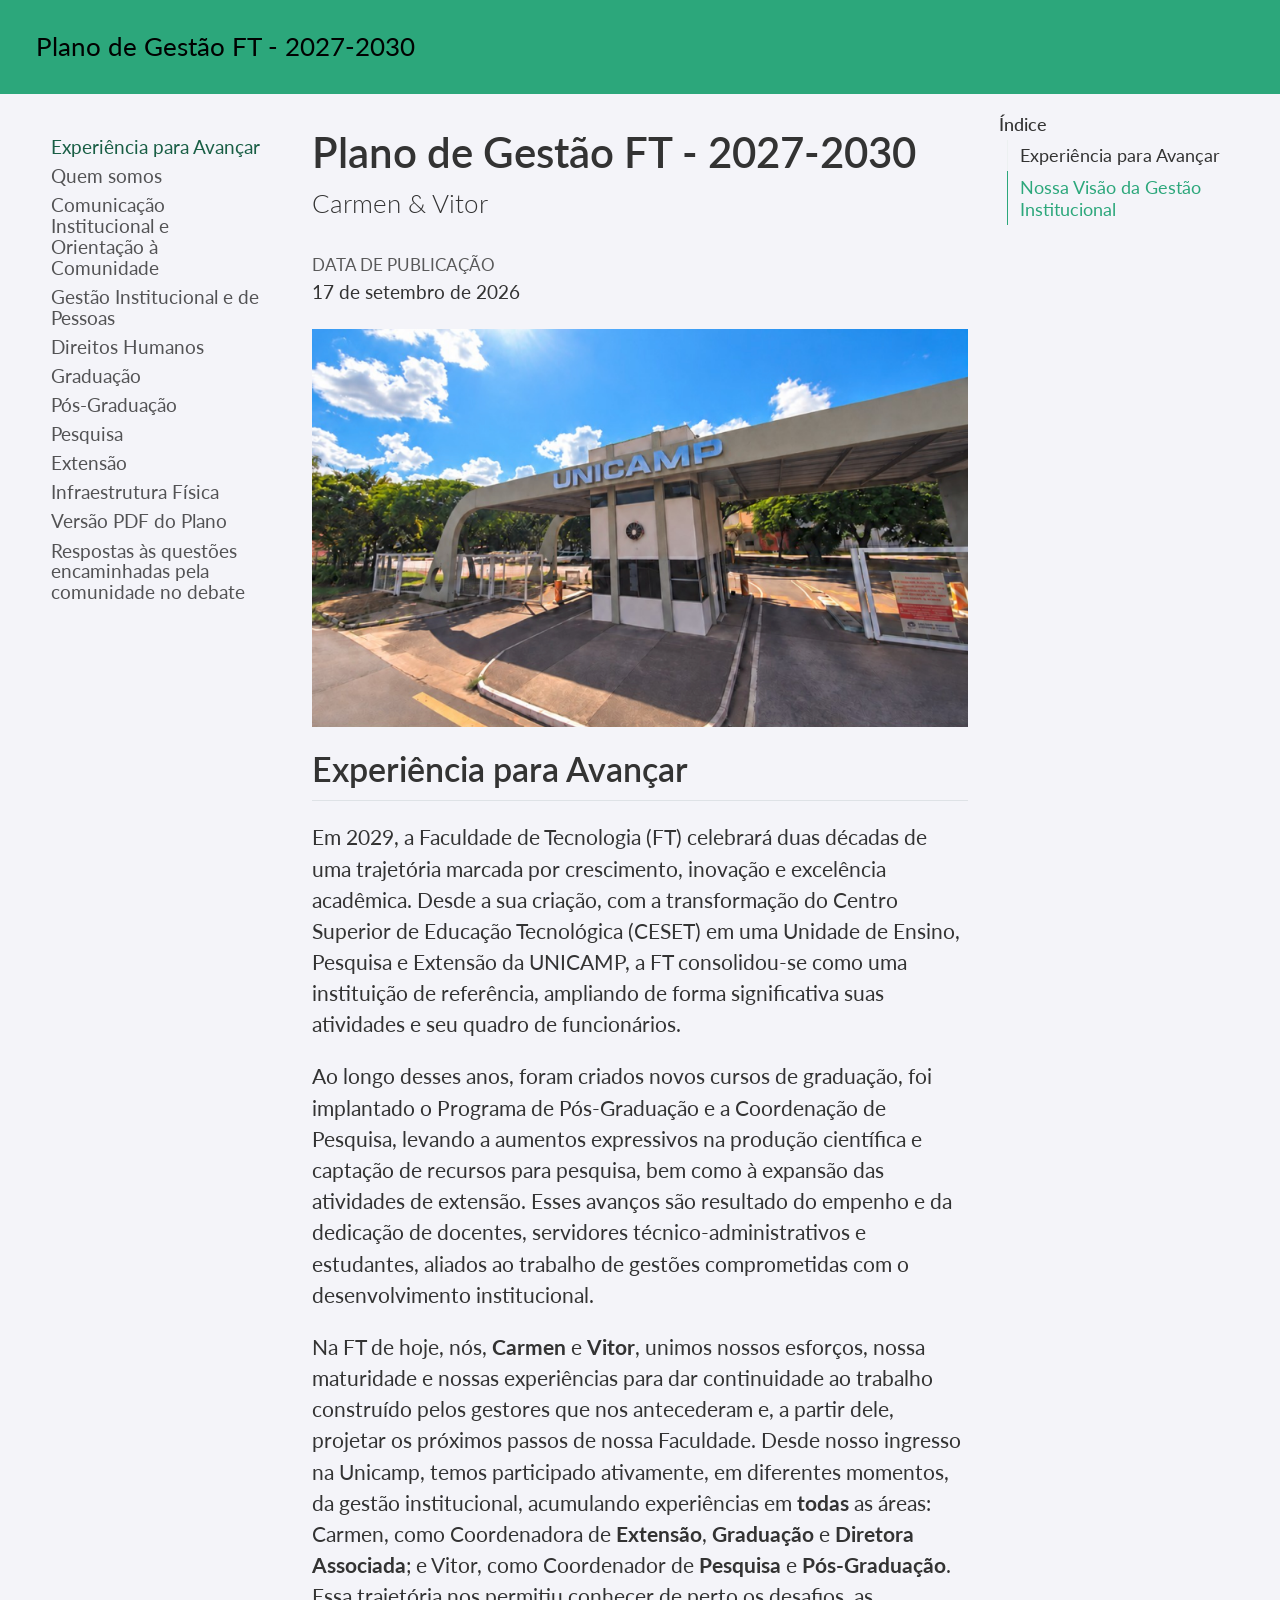
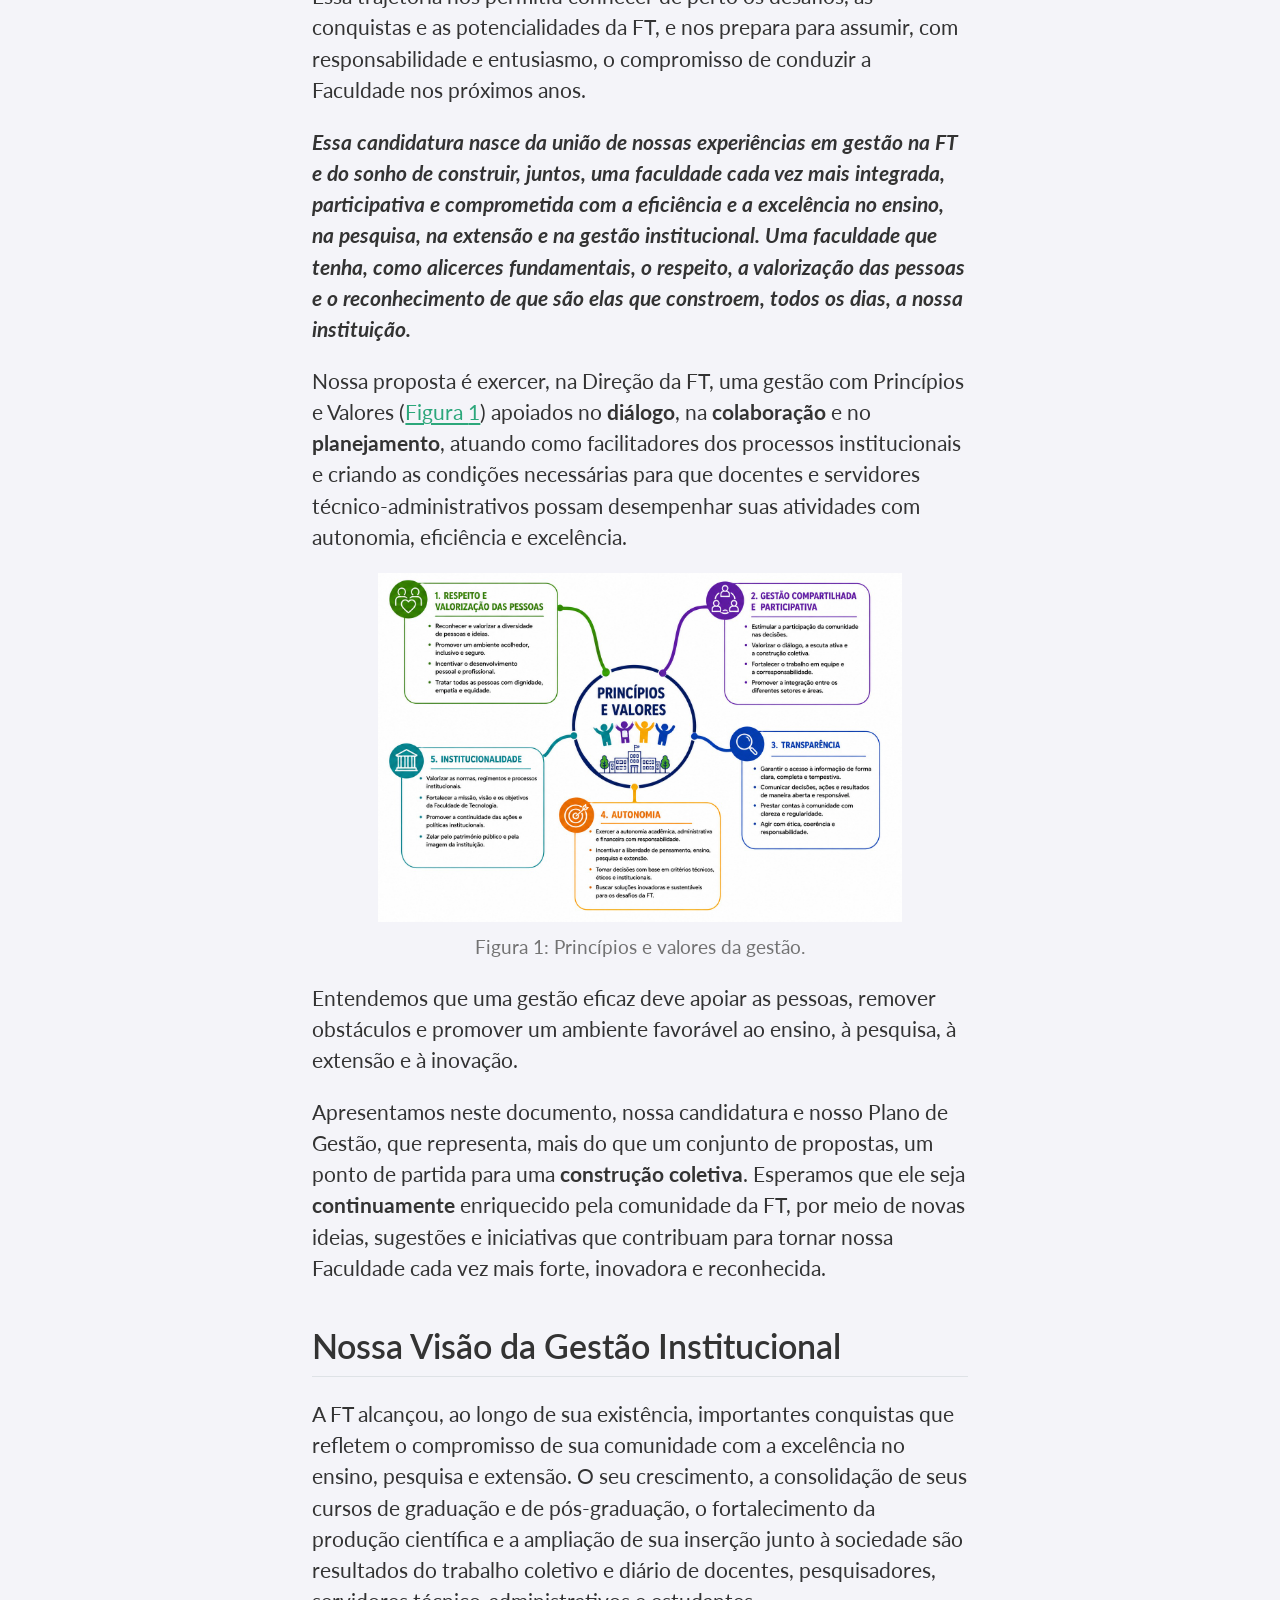
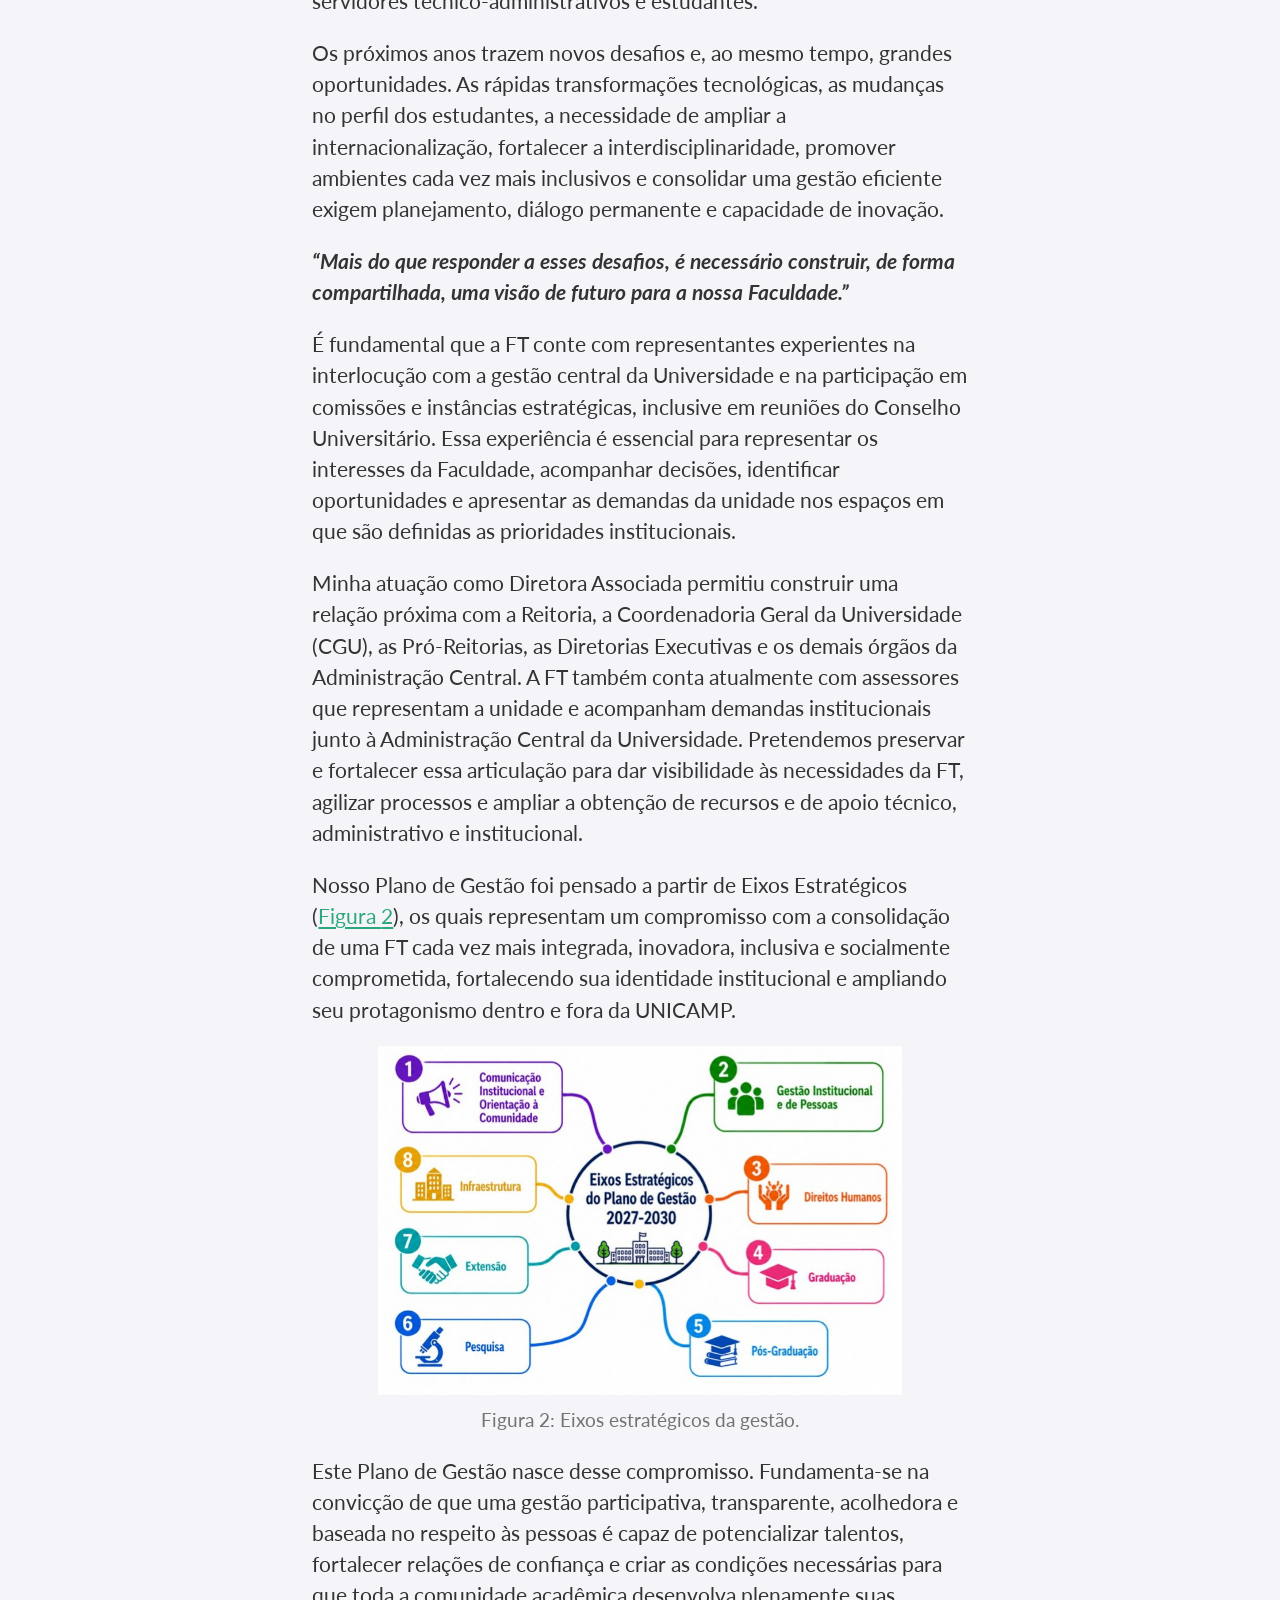
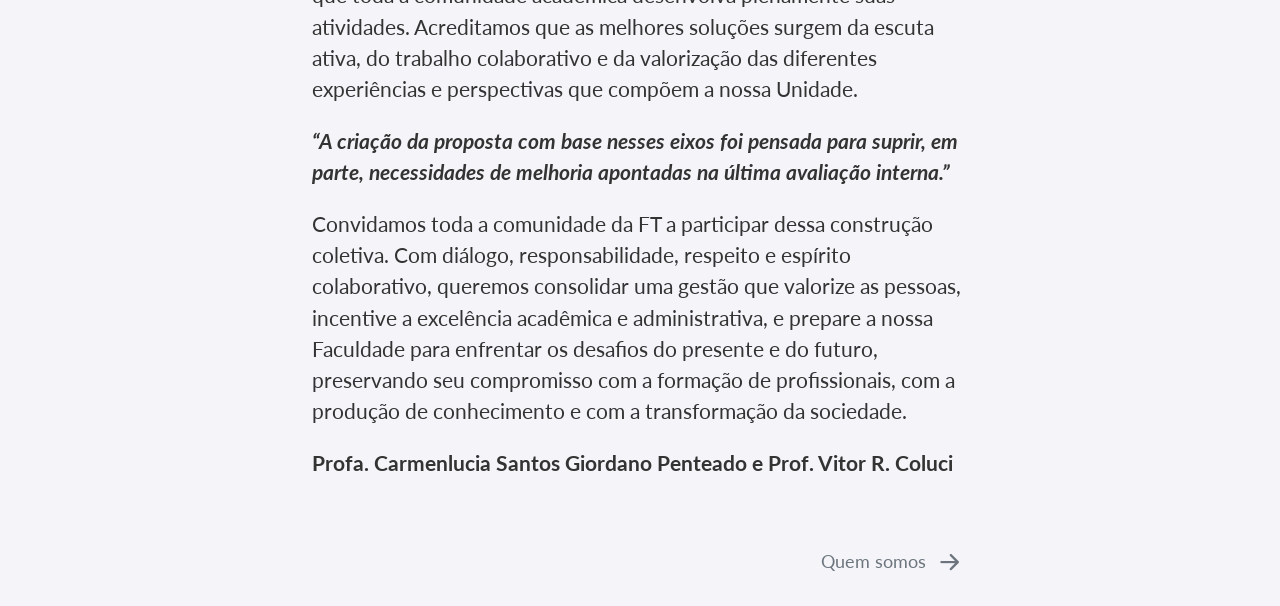
<file: docs/index.html>
<!DOCTYPE html>
<html xmlns="http://www.w3.org/1999/xhtml" lang="pt" xml:lang="pt"><head>

<meta charset="utf-8">
<meta name="generator" content="quarto-1.10.18">

<meta name="viewport" content="width=device-width, initial-scale=1.0, user-scalable=yes">


<title>Plano de Gestão FT - 2027-2030</title>
<style>
/* Default styles provided by pandoc.
** See https://pandoc.org/MANUAL.html#variables-for-html for config info.
*/
span.smallcaps{font-variant: small-caps;}
div.columns{display: flex; gap: 1.5em;}
div.column{flex: auto;}
@media screen {
div.columns{gap: min(4vw, 1.5em);}
div.column{overflow-x: auto;}
}
div.hanging-indent{margin-left: 1.5em; text-indent: -1.5em;}
ul.task-list{list-style: none;}
ul.task-list li input[type="checkbox"] {
  width: 0.8em;
  margin: 0 0.8em 0.2em -1em; /* quarto-specific, see https://github.com/quarto-dev/quarto-cli/issues/4556 */ 
  vertical-align: middle;
}
</style>


<script src="site_libs/quarto-nav/quarto-nav.js"></script>
<script src="site_libs/quarto-nav/headroom.min.js"></script>
<script src="site_libs/clipboard/clipboard.min.js"></script>
<script src="site_libs/quarto-search/autocomplete.umd.js"></script>
<script src="site_libs/quarto-search/fuse.min.js"></script>
<script src="site_libs/quarto-search/quarto-search.js"></script>
<meta name="quarto:offset" content="./">
<link href="./quem-somos.html" rel="next">
<script src="site_libs/quarto-html/quarto.js" type="module"></script>
<script src="site_libs/quarto-html/tabsets/tabsets.js" type="module"></script>
<script src="site_libs/quarto-html/popper.min.js"></script>
<script src="site_libs/quarto-html/tippy.umd.min.js"></script>
<script src="site_libs/quarto-html/anchor.min.js"></script>
<link href="site_libs/quarto-html/tippy.css" rel="stylesheet">
<link href="site_libs/quarto-html/quarto-syntax-highlighting-64a204ab8560d761af7679ceaba22944.css" rel="stylesheet" id="quarto-text-highlighting-styles">
<script src="site_libs/bootstrap/bootstrap.min.js"></script>
<link href="site_libs/bootstrap/bootstrap-icons.css" rel="stylesheet">
<link href="site_libs/bootstrap/bootstrap-000528a02bdd10b214853d05560731a4.min.css" rel="stylesheet" append-hash="true" id="quarto-bootstrap" data-mode="light">
<script id="quarto-search-options" type="application/json">{
  "location": "navbar",
  "copy-button": false,
  "collapse-after": 3,
  "panel-placement": "end",
  "type": "overlay",
  "limit": 50,
  "keyboard-shortcut": [
    "f",
    "/",
    "s"
  ],
  "show-item-context": false,
  "language": {
    "search-no-results-text": "Nenhum resultado",
    "search-matching-documents-text": "documentos correspondentes",
    "search-copy-link-title": "Copiar link para a busca",
    "search-hide-matches-text": "Esconder correspondências adicionais",
    "search-more-match-text": "mais correspondência neste documento",
    "search-more-matches-text": "mais correspondências neste documento",
    "search-clear-button-title": "Limpar",
    "search-text-placeholder": "",
    "search-detached-cancel-button-title": "Cancelar",
    "search-submit-button-title": "Enviar",
    "search-label": "Procurar"
  }
}</script>


<link rel="stylesheet" href="styles.css">
</head>

<body class="nav-sidebar floating nav-fixed quarto-light">

<div id="quarto-search-results"></div>
  <header id="quarto-header" class="headroom fixed-top">
    <nav class="navbar navbar-expand-lg " data-bs-theme="dark">
      <div class="navbar-container container-fluid">
      <div class="navbar-brand-container mx-auto">
    <a class="navbar-brand" href="./index.html">
    <span class="navbar-title">Plano de Gestão FT - 2027-2030</span>
    </a>
  </div>
        <div class="quarto-navbar-tools tools-end">
</div>
      </div> <!-- /container-fluid -->
    </nav>
  <nav class="quarto-secondary-nav">
    <div class="container-fluid d-flex">
      <button type="button" class="quarto-btn-toggle btn" data-bs-toggle="collapse" role="button" data-bs-target=".quarto-sidebar-collapse-item" aria-controls="quarto-sidebar" aria-expanded="false" aria-label="Alternar barra lateral" onclick="if (window.quartoToggleHeadroom) { window.quartoToggleHeadroom(); }">
        <i class="bi bi-layout-text-sidebar-reverse"></i>
      </button>
        <nav class="quarto-page-breadcrumbs" aria-label="breadcrumb"><ol class="breadcrumb"><li class="breadcrumb-item"><a href="./index.html"><span class="chapter-title">Experiência para Avançar</span></a></li></ol></nav>
        <a class="flex-grow-1" role="navigation" data-bs-toggle="collapse" data-bs-target=".quarto-sidebar-collapse-item" aria-controls="quarto-sidebar" aria-expanded="false" aria-label="Alternar barra lateral" onclick="if (window.quartoToggleHeadroom) { window.quartoToggleHeadroom(); }">      
        </a>
    </div>
  </nav>
</header>
<!-- content -->
<div id="quarto-content" class="quarto-container page-columns page-rows-contents page-layout-full page-navbar">
<!-- sidebar -->
  <nav id="quarto-sidebar" class="sidebar collapse collapse-horizontal quarto-sidebar-collapse-item sidebar-navigation floating overflow-auto">
    <div class="sidebar-menu-container"> 
    <ul class="list-unstyled mt-1">
        <li class="sidebar-item">
  <div class="sidebar-item-container"> 
  <a href="./index.html" class="sidebar-item-text sidebar-link active"><span class="chapter-title">Experiência para Avançar</span></a>
  </div>
</li>
        <li class="sidebar-item">
  <div class="sidebar-item-container"> 
  <a href="./quem-somos.html" class="sidebar-item-text sidebar-link"><span class="chapter-title">Quem somos</span></a>
  </div>
</li>
        <li class="sidebar-item">
  <div class="sidebar-item-container"> 
  <a href="./comunicacao.html" class="sidebar-item-text sidebar-link"><span class="chapter-title">Comunicação Institucional e Orientação à Comunidade</span></a>
  </div>
</li>
        <li class="sidebar-item">
  <div class="sidebar-item-container"> 
  <a href="./gestao.html" class="sidebar-item-text sidebar-link"><span class="chapter-title">Gestão Institucional e de Pessoas</span></a>
  </div>
</li>
        <li class="sidebar-item">
  <div class="sidebar-item-container"> 
  <a href="./direitos-humanos.html" class="sidebar-item-text sidebar-link"><span class="chapter-title">Direitos Humanos</span></a>
  </div>
</li>
        <li class="sidebar-item">
  <div class="sidebar-item-container"> 
  <a href="./graduacao.html" class="sidebar-item-text sidebar-link"><span class="chapter-title">Graduação</span></a>
  </div>
</li>
        <li class="sidebar-item">
  <div class="sidebar-item-container"> 
  <a href="./pos-graduacao.html" class="sidebar-item-text sidebar-link"><span class="chapter-title">Pós-Graduação</span></a>
  </div>
</li>
        <li class="sidebar-item">
  <div class="sidebar-item-container"> 
  <a href="./pesquisa.html" class="sidebar-item-text sidebar-link"><span class="chapter-title">Pesquisa</span></a>
  </div>
</li>
        <li class="sidebar-item">
  <div class="sidebar-item-container"> 
  <a href="./extensao.html" class="sidebar-item-text sidebar-link"><span class="chapter-title">Extensão</span></a>
  </div>
</li>
        <li class="sidebar-item">
  <div class="sidebar-item-container"> 
  <a href="./infra.html" class="sidebar-item-text sidebar-link"><span class="chapter-title">Infraestrutura Física</span></a>
  </div>
</li>
        <li class="sidebar-item">
  <div class="sidebar-item-container"> 
  <a href="./pdf.html" class="sidebar-item-text sidebar-link"><span class="chapter-title">Versão PDF do Plano</span></a>
  </div>
</li>
        <li class="sidebar-item">
  <div class="sidebar-item-container"> 
  <a href="./respostas-debate.html" class="sidebar-item-text sidebar-link"><span class="chapter-title">Respostas às questões encaminhadas pela comunidade no debate</span></a>
  </div>
</li>
    </ul>
    </div>
</nav>
<div id="quarto-sidebar-glass" class="quarto-sidebar-collapse-item" data-bs-toggle="collapse" data-bs-target=".quarto-sidebar-collapse-item"></div>
<!-- margin-sidebar -->
    <div id="quarto-margin-sidebar" class="sidebar margin-sidebar">
        <nav id="TOC" role="doc-toc" class="toc-active">
    <h2 id="toc-title">Índice</h2>
   
  <ul>
  <li><a href="#experiência-para-avançar" id="toc-experiência-para-avançar" class="nav-link active" data-scroll-target="#experiência-para-avançar">Experiência para Avançar</a></li>
  <li><a href="#nossa-visão-da-gestão-institucional" id="toc-nossa-visão-da-gestão-institucional" class="nav-link" data-scroll-target="#nossa-visão-da-gestão-institucional">Nossa Visão da Gestão Institucional</a></li>
  </ul>
</nav>
    </div>
<!-- main -->
<main class="content column-body" id="quarto-document-content">

<header id="title-block-header" class="quarto-title-block default">
<div class="quarto-title">
<h1 class="title">Plano de Gestão FT - 2027-2030</h1>
<p class="subtitle lead">Carmen &amp; Vitor</p>
</div>



<div class="quarto-title-meta column-body">

    
    <div>
    <div class="quarto-title-meta-heading">Data de Publicação</div>
    <div class="quarto-title-meta-contents">
      <p class="date">17 de setembro de 2026</p>
    </div>
  </div>
  
    
  </div>
  


</header>


<div class="centerText">
<p><img src="figs/foto-FT.png" class="img-fluid" style="width:100.0%"></p>
</div>
<section id="experiência-para-avançar" class="level2">
<h2 class="anchored" data-anchor-id="experiência-para-avançar">Experiência para Avançar</h2>
<p>Em 2029, a Faculdade de Tecnologia (FT) celebrará duas décadas de uma trajetória marcada por crescimento, inovação e excelência acadêmica. Desde a sua criação, com a transformação do Centro Superior de Educação Tecnológica (CESET) em uma Unidade de Ensino, Pesquisa e Extensão da UNICAMP, a FT consolidou-se como uma instituição de referência, ampliando de forma significativa suas atividades e seu quadro de funcionários.</p>
<p>Ao longo desses anos, foram criados novos cursos de graduação, foi implantado o Programa de Pós-Graduação e a Coordenação de Pesquisa, levando a aumentos expressivos na produção científica e captação de recursos para pesquisa, bem como à expansão das atividades de extensão. Esses avanços são resultado do empenho e da dedicação de docentes, servidores técnico-administrativos e estudantes, aliados ao trabalho de gestões comprometidas com o desenvolvimento institucional.</p>
<p>Na FT de hoje, nós, <strong>Carmen</strong> e <strong>Vitor</strong>, unimos nossos esforços, nossa maturidade e nossas experiências para dar continuidade ao trabalho construído pelos gestores que nos antecederam e, a partir dele, projetar os próximos passos de nossa Faculdade. Desde nosso ingresso na Unicamp, temos participado ativamente, em diferentes momentos, da gestão institucional, acumulando experiências em <strong>todas</strong> as áreas: Carmen, como Coordenadora de <strong>Extensão</strong>, <strong>Graduação</strong> e <strong>Diretora Associada</strong>; e Vitor, como Coordenador de <strong>Pesquisa</strong> e <strong>Pós-Graduação</strong>. Essa trajetória nos permitiu conhecer de perto os desafios, as conquistas e as potencialidades da FT, e nos prepara para assumir, com responsabilidade e entusiasmo, o compromisso de conduzir a Faculdade nos próximos anos.</p>
<p><strong><em>Essa candidatura nasce da união de nossas experiências em gestão na FT e do sonho de construir, juntos, uma faculdade cada vez mais integrada, participativa e comprometida com a eficiência e a excelência no ensino, na pesquisa, na extensão e na gestão institucional. Uma faculdade que tenha, como alicerces fundamentais, o respeito, a valorização das pessoas e o reconhecimento de que são elas que constroem, todos os dias, a nossa instituição.</em></strong></p>
<p>Nossa proposta é exercer, na Direção da FT, uma gestão com Princípios e Valores (<a href="#fig-valores" class="quarto-xref">Figura&nbsp;<span>1</span></a>) apoiados no <strong>diálogo</strong>, na <strong>colaboração</strong> e no <strong>planejamento</strong>, atuando como facilitadores dos processos institucionais e criando as condições necessárias para que docentes e servidores técnico-administrativos possam desempenhar suas atividades com autonomia, eficiência e excelência.</p>
<div class="centerText">
<div id="fig-valores" class="quarto-float quarto-figure quarto-figure-center anchored">
<figure class="quarto-float quarto-float-fig figure">
<div aria-describedby="fig-valores-caption-0ceaefa1-69ba-4598-a22c-09a6ac19f8ca">
<img src="figs/valores.jpeg" class="img-fluid figure-img" style="width:80.0%">
</div>
<figcaption class="quarto-float-caption-bottom quarto-float-caption quarto-float-fig" id="fig-valores-caption-0ceaefa1-69ba-4598-a22c-09a6ac19f8ca">
Figura&nbsp;1: Princípios e valores da gestão.
</figcaption>
</figure>
</div>
</div>
<p>Entendemos que uma gestão eficaz deve apoiar as pessoas, remover obstáculos e promover um ambiente favorável ao ensino, à pesquisa, à extensão e à inovação.</p>
<p>Apresentamos neste documento, nossa candidatura e nosso Plano de Gestão, que representa, mais do que um conjunto de propostas, um ponto de partida para uma <strong>construção coletiva</strong>. Esperamos que ele seja <strong>continuamente</strong> enriquecido pela comunidade da FT, por meio de novas ideias, sugestões e iniciativas que contribuam para tornar nossa Faculdade cada vez mais forte, inovadora e reconhecida.</p>
</section>
<section id="nossa-visão-da-gestão-institucional" class="level2">
<h2 class="anchored" data-anchor-id="nossa-visão-da-gestão-institucional">Nossa Visão da Gestão Institucional</h2>
<p>A FT alcançou, ao longo de sua existência, importantes conquistas que refletem o compromisso de sua comunidade com a excelência no ensino, pesquisa e extensão. O seu crescimento, a consolidação de seus cursos de graduação e de pós-graduação, o fortalecimento da produção científica e a ampliação de sua inserção junto à sociedade são resultados do trabalho coletivo e diário de docentes, pesquisadores, servidores técnico-administrativos e estudantes.</p>
<p>Os próximos anos trazem novos desafios e, ao mesmo tempo, grandes oportunidades. As rápidas transformações tecnológicas, as mudanças no perfil dos estudantes, a necessidade de ampliar a internacionalização, fortalecer a interdisciplinaridade, promover ambientes cada vez mais inclusivos e consolidar uma gestão eficiente exigem planejamento, diálogo permanente e capacidade de inovação.</p>
<p><strong><em>“Mais do que responder a esses desafios, é necessário construir, de forma compartilhada, uma visão de futuro para a nossa Faculdade.”</em></strong></p>
<p>É fundamental que a FT conte com representantes experientes na interlocução com a gestão central da Universidade e na participação em comissões e instâncias estratégicas, inclusive em reuniões do Conselho Universitário. Essa experiência é essencial para representar os interesses da Faculdade, acompanhar decisões, identificar oportunidades e apresentar as demandas da unidade nos espaços em que são definidas as prioridades institucionais.</p>
<p>Minha atuação como Diretora Associada permitiu construir uma relação próxima com a Reitoria, a Coordenadoria Geral da Universidade (CGU), as Pró-Reitorias, as Diretorias Executivas e os demais órgãos da Administração Central. A FT também conta atualmente com assessores que representam a unidade e acompanham demandas institucionais junto à Administração Central da Universidade. Pretendemos preservar e fortalecer essa articulação para dar visibilidade às necessidades da FT, agilizar processos e ampliar a obtenção de recursos e de apoio técnico, administrativo e institucional.</p>
<p>Nosso Plano de Gestão foi pensado a partir de Eixos Estratégicos (<a href="#fig-eixos" class="quarto-xref">Figura&nbsp;<span>2</span></a>), os quais representam um compromisso com a consolidação de uma FT cada vez mais integrada, inovadora, inclusiva e socialmente comprometida, fortalecendo sua identidade institucional e ampliando seu protagonismo dentro e fora da UNICAMP.</p>
<div class="centerText">
<div id="fig-eixos" class="quarto-float quarto-figure quarto-figure-center anchored">
<figure class="quarto-float quarto-float-fig figure">
<div aria-describedby="fig-eixos-caption-0ceaefa1-69ba-4598-a22c-09a6ac19f8ca">
<img src="figs/eixos.png" class="img-fluid figure-img" style="width:80.0%">
</div>
<figcaption class="quarto-float-caption-bottom quarto-float-caption quarto-float-fig" id="fig-eixos-caption-0ceaefa1-69ba-4598-a22c-09a6ac19f8ca">
Figura&nbsp;2: Eixos estratégicos da gestão.
</figcaption>
</figure>
</div>
</div>
<p>Este Plano de Gestão nasce desse compromisso. Fundamenta-se na convicção de que uma gestão participativa, transparente, acolhedora e baseada no respeito às pessoas é capaz de potencializar talentos, fortalecer relações de confiança e criar as condições necessárias para que toda a comunidade acadêmica desenvolva plenamente suas atividades. Acreditamos que as melhores soluções surgem da escuta ativa, do trabalho colaborativo e da valorização das diferentes experiências e perspectivas que compõem a nossa Unidade.</p>
<p><strong><em>“A criação da proposta com base nesses eixos foi pensada para suprir, em parte, necessidades de melhoria apontadas na última avaliação interna.”</em></strong></p>
<p>Convidamos toda a comunidade da FT a participar dessa construção coletiva. Com diálogo, responsabilidade, respeito e espírito colaborativo, queremos consolidar uma gestão que valorize as pessoas, incentive a excelência acadêmica e administrativa, e prepare a nossa Faculdade para enfrentar os desafios do presente e do futuro, preservando seu compromisso com a formação de profissionais, com a produção de conhecimento e com a transformação da sociedade.</p>
<p><strong>Profa. Carmenlucia Santos Giordano Penteado e Prof.&nbsp;Vitor R. Coluci</strong></p>


</section>

</main> <!-- /main -->
<script id="quarto-html-after-body" type="application/javascript">
  window.document.addEventListener("DOMContentLoaded", function (event) {
    const icon = "";
    const anchorJS = new window.AnchorJS();
    anchorJS.options = {
      placement: 'right',
      icon: icon
    };
    anchorJS.add('.anchored');
    const isCodeAnnotation = (el) => {
      for (const clz of el.classList) {
        if (clz.startsWith('code-annotation-')) {                     
          return true;
        }
      }
      return false;
    }
    const onCopySuccess = function(e) {
      // button target
      const button = e.trigger;
      // don't keep focus
      button.blur();
      // flash "checked"
      button.classList.add('code-copy-button-checked');
      var currentTitle = button.getAttribute("title");
      button.setAttribute("title", "Copiada");
      let tooltip;
      if (window.bootstrap) {
        button.setAttribute("data-bs-toggle", "tooltip");
        button.setAttribute("data-bs-placement", "left");
        button.setAttribute("data-bs-title", "Copiada");
        tooltip = new bootstrap.Tooltip(button, 
          { trigger: "manual", 
            customClass: "code-copy-button-tooltip",
            offset: [0, -8]});
        tooltip.show();    
      }
      setTimeout(function() {
        if (tooltip) {
          tooltip.hide();
          button.removeAttribute("data-bs-title");
          button.removeAttribute("data-bs-toggle");
          button.removeAttribute("data-bs-placement");
        }
        button.setAttribute("title", currentTitle);
        button.classList.remove('code-copy-button-checked');
      }, 1000);
      // clear code selection
      e.clearSelection();
    }
    const getTextToCopy = function(trigger) {
      const outerScaffold = trigger.parentElement.cloneNode(true);
      const codeEl = outerScaffold.querySelector('code');
      for (const childEl of codeEl.children) {
        if (isCodeAnnotation(childEl)) {
          childEl.remove();
        }
      }
      return codeEl.innerText;
    }
    const clipboard = new window.ClipboardJS('.code-copy-button:not([data-in-quarto-modal])', {
      text: getTextToCopy
    });
    clipboard.on('success', onCopySuccess);
    if (window.document.getElementById('quarto-embedded-source-code-modal')) {
      const clipboardModal = new window.ClipboardJS('.code-copy-button[data-in-quarto-modal]', {
        text: getTextToCopy,
        container: window.document.getElementById('quarto-embedded-source-code-modal')
      });
      clipboardModal.on('success', onCopySuccess);
    }
      var localhostRegex = new RegExp(/^(?:http|https):\/\/localhost\:?[0-9]*\//);
      var mailtoRegex = new RegExp(/^mailto:/);
        var filterRegex = new RegExp('/' + window.location.host + '/');
      var isInternal = (href) => {
          return filterRegex.test(href) || localhostRegex.test(href) || mailtoRegex.test(href);
      }
      // Inspect non-navigation links and adorn them if external
     var links = window.document.querySelectorAll('a[href]:not(.nav-link):not(.navbar-brand):not(.toc-action):not(.sidebar-link):not(.sidebar-item-toggle):not(.pagination-link):not(.no-external):not([aria-hidden]):not(.dropdown-item):not(.quarto-navigation-tool):not(.about-link)');
      for (var i=0; i<links.length; i++) {
        const link = links[i];
        if (!isInternal(link.href)) {
          // undo the damage that might have been done by quarto-nav.js in the case of
          // links that we want to consider external
          if (link.dataset.originalHref !== undefined) {
            link.href = link.dataset.originalHref;
          }
        }
      }
    function tippyHover(el, contentFn, onTriggerFn, onUntriggerFn) {
      const config = {
        allowHTML: true,
        maxWidth: 500,
        delay: 100,
        arrow: false,
        appendTo: function(el) {
            return el.parentElement;
        },
        interactive: true,
        interactiveBorder: 10,
        theme: 'quarto',
        placement: 'bottom-start',
      };
      if (contentFn) {
        config.content = contentFn;
      }
      if (onTriggerFn) {
        config.onTrigger = onTriggerFn;
      }
      if (onUntriggerFn) {
        config.onUntrigger = onUntriggerFn;
      }
      window.tippy(el, config); 
    }
    const noterefs = window.document.querySelectorAll('a[role="doc-noteref"]');
    for (var i=0; i<noterefs.length; i++) {
      const ref = noterefs[i];
      tippyHover(ref, function() {
        // use id or data attribute instead here
        let href = ref.getAttribute('data-footnote-href') || ref.getAttribute('href');
        try { href = new URL(href).hash; } catch {}
        const id = href.replace(/^#\/?/, "");
        const note = window.document.getElementById(id);
        if (note) {
          return note.innerHTML;
        } else {
          return "";
        }
      });
    }
    const xrefs = window.document.querySelectorAll('a.quarto-xref');
    const processXRef = (id, note) => {
      // Strip column container classes
      const stripColumnClz = (el) => {
        el.classList.remove("page-full", "page-columns");
        if (el.children) {
          for (const child of el.children) {
            stripColumnClz(child);
          }
        }
      }
      stripColumnClz(note)
      if (id === null || id.startsWith('sec-')) {
        // Special case sections, only their first couple elements
        const container = document.createElement("div");
        if (note.children && note.children.length > 2) {
          container.appendChild(note.children[0].cloneNode(true));
          for (let i = 1; i < note.children.length; i++) {
            const child = note.children[i];
            if (child.tagName === "P" && child.innerText === "") {
              continue;
            } else {
              container.appendChild(child.cloneNode(true));
              break;
            }
          }
          if (window.Quarto?.typesetMath) {
            window.Quarto.typesetMath(container);
          }
          return container.innerHTML
        } else {
          if (window.Quarto?.typesetMath) {
            window.Quarto.typesetMath(note);
          }
          return note.innerHTML;
        }
      } else {
        // Remove any anchor links if they are present
        const anchorLink = note.querySelector('a.anchorjs-link');
        if (anchorLink) {
          anchorLink.remove();
        }
        if (window.Quarto?.typesetMath) {
          window.Quarto.typesetMath(note);
        }
        if (note.classList.contains("callout")) {
          return note.outerHTML;
        } else {
          return note.innerHTML;
        }
      }
    }
    for (var i=0; i<xrefs.length; i++) {
      const xref = xrefs[i];
      tippyHover(xref, undefined, function(instance) {
        instance.disable();
        let url = xref.getAttribute('href');
        let hash = undefined; 
        if (url.startsWith('#')) {
          hash = url;
        } else {
          try { hash = new URL(url).hash; } catch {}
        }
        if (hash) {
          const id = hash.replace(/^#\/?/, "");
          const note = window.document.getElementById(id);
          if (note !== null) {
            try {
              const html = processXRef(id, note.cloneNode(true));
              instance.setContent(html);
            } finally {
              instance.enable();
              instance.show();
            }
          } else {
            // See if we can fetch this
            fetch(url.split('#')[0])
            .then(res => res.text())
            .then(html => {
              const parser = new DOMParser();
              const htmlDoc = parser.parseFromString(html, "text/html");
              const note = htmlDoc.getElementById(id);
              if (note !== null) {
                const html = processXRef(id, note);
                instance.setContent(html);
              } 
            }).finally(() => {
              instance.enable();
              instance.show();
            });
          }
        } else {
          // See if we can fetch a full url (with no hash to target)
          // This is a special case and we should probably do some content thinning / targeting
          fetch(url)
          .then(res => res.text())
          .then(html => {
            const parser = new DOMParser();
            const htmlDoc = parser.parseFromString(html, "text/html");
            const note = htmlDoc.querySelector('main.content');
            if (note !== null) {
              // This should only happen for chapter cross references
              // (since there is no id in the URL)
              // remove the first header
              if (note.children.length > 0 && note.children[0].tagName === "HEADER") {
                note.children[0].remove();
              }
              const html = processXRef(null, note);
              instance.setContent(html);
            } 
          }).finally(() => {
            instance.enable();
            instance.show();
          });
        }
      }, function(instance) {
      });
    }
        let selectedAnnoteEl;
        const selectorForAnnotation = ( cell, annotation) => {
          let cellAttr = 'data-code-cell="' + cell + '"';
          let lineAttr = 'data-code-annotation="' +  annotation + '"';
          const selector = 'span[' + cellAttr + '][' + lineAttr + ']';
          return selector;
        }
        const selectCodeLines = (annoteEl) => {
          const doc = window.document;
          const targetCell = annoteEl.getAttribute("data-target-cell");
          const targetAnnotation = annoteEl.getAttribute("data-target-annotation");
          const annoteSpan = window.document.querySelector(selectorForAnnotation(targetCell, targetAnnotation));
          const lines = annoteSpan.getAttribute("data-code-lines").split(",");
          const lineIds = lines.map((line) => {
            return targetCell + "-" + line;
          })
          let top = null;
          let height = null;
          let parent = null;
          if (lineIds.length > 0) {
              //compute the position of the single el (top and bottom and make a div)
              const el = window.document.getElementById(lineIds[0]);
              top = el.offsetTop;
              height = el.offsetHeight;
              parent = el.parentElement.parentElement;
            if (lineIds.length > 1) {
              const lastEl = window.document.getElementById(lineIds[lineIds.length - 1]);
              const bottom = lastEl.offsetTop + lastEl.offsetHeight;
              height = bottom - top;
            }
            if (top !== null && height !== null && parent !== null) {
              // cook up a div (if necessary) and position it 
              let div = window.document.getElementById("code-annotation-line-highlight");
              if (div === null) {
                div = window.document.createElement("div");
                div.setAttribute("id", "code-annotation-line-highlight");
                div.style.position = 'absolute';
                parent.appendChild(div);
              }
              div.style.top = top - 2 + "px";
              div.style.height = height + 4 + "px";
              div.style.left = 0;
              let gutterDiv = window.document.getElementById("code-annotation-line-highlight-gutter");
              if (gutterDiv === null) {
                gutterDiv = window.document.createElement("div");
                gutterDiv.setAttribute("id", "code-annotation-line-highlight-gutter");
                gutterDiv.style.position = 'absolute';
                const codeCell = window.document.getElementById(targetCell);
                const gutter = codeCell.querySelector('.code-annotation-gutter');
                gutter.appendChild(gutterDiv);
              }
              gutterDiv.style.top = top - 2 + "px";
              gutterDiv.style.height = height + 4 + "px";
            }
            selectedAnnoteEl = annoteEl;
          }
        };
        const unselectCodeLines = () => {
          const elementsIds = ["code-annotation-line-highlight", "code-annotation-line-highlight-gutter"];
          elementsIds.forEach((elId) => {
            const div = window.document.getElementById(elId);
            if (div) {
              div.remove();
            }
          });
          selectedAnnoteEl = undefined;
        };
          // Handle positioning of the toggle
      window.addEventListener(
        "resize",
        throttle(() => {
          elRect = undefined;
          if (selectedAnnoteEl) {
            selectCodeLines(selectedAnnoteEl);
          }
        }, 10)
      );
      function throttle(fn, ms) {
      let throttle = false;
      let timer;
        return (...args) => {
          if(!throttle) { // first call gets through
              fn.apply(this, args);
              throttle = true;
          } else { // all the others get throttled
              if(timer) clearTimeout(timer); // cancel #2
              timer = setTimeout(() => {
                fn.apply(this, args);
                timer = throttle = false;
              }, ms);
          }
        };
      }
        // Attach click handler to the DT
        const annoteDls = window.document.querySelectorAll('dt[data-target-cell]');
        for (const annoteDlNode of annoteDls) {
          annoteDlNode.addEventListener('click', (event) => {
            const clickedEl = event.target;
            if (clickedEl !== selectedAnnoteEl) {
              unselectCodeLines();
              const activeEl = window.document.querySelector('dt[data-target-cell].code-annotation-active');
              if (activeEl) {
                activeEl.classList.remove('code-annotation-active');
              }
              selectCodeLines(clickedEl);
              clickedEl.classList.add('code-annotation-active');
            } else {
              // Unselect the line
              unselectCodeLines();
              clickedEl.classList.remove('code-annotation-active');
            }
          });
        }
    const findCites = (el) => {
      const parentEl = el.parentElement;
      if (parentEl) {
        const cites = parentEl.dataset.cites;
        if (cites) {
          return {
            el,
            cites: cites.split(' ')
          };
        } else {
          return findCites(el.parentElement)
        }
      } else {
        return undefined;
      }
    };
    var bibliorefs = window.document.querySelectorAll('a[role="doc-biblioref"]');
    for (var i=0; i<bibliorefs.length; i++) {
      const ref = bibliorefs[i];
      const citeInfo = findCites(ref);
      if (citeInfo) {
        tippyHover(citeInfo.el, function() {
          var popup = window.document.createElement('div');
          citeInfo.cites.forEach(function(cite) {
            var citeDiv = window.document.createElement('div');
            citeDiv.classList.add('hanging-indent');
            citeDiv.classList.add('csl-entry');
            var biblioDiv = window.document.getElementById('ref-' + cite);
            if (biblioDiv) {
              citeDiv.innerHTML = biblioDiv.innerHTML;
            }
            popup.appendChild(citeDiv);
          });
          return popup.innerHTML;
        });
      }
    }
  });
  </script>
<nav class="page-navigation column-body">
  <div class="nav-page nav-page-previous">
  </div>
  <div class="nav-page nav-page-next">
      <a href="./quem-somos.html" class="pagination-link" aria-label="Quem somos">
        <span class="nav-page-text"><span class="chapter-title">Quem somos</span></span> <i class="bi bi-arrow-right-short"></i>
      </a>
  </div>
</nav>
</div> <!-- /content -->




</body></html>
</file>
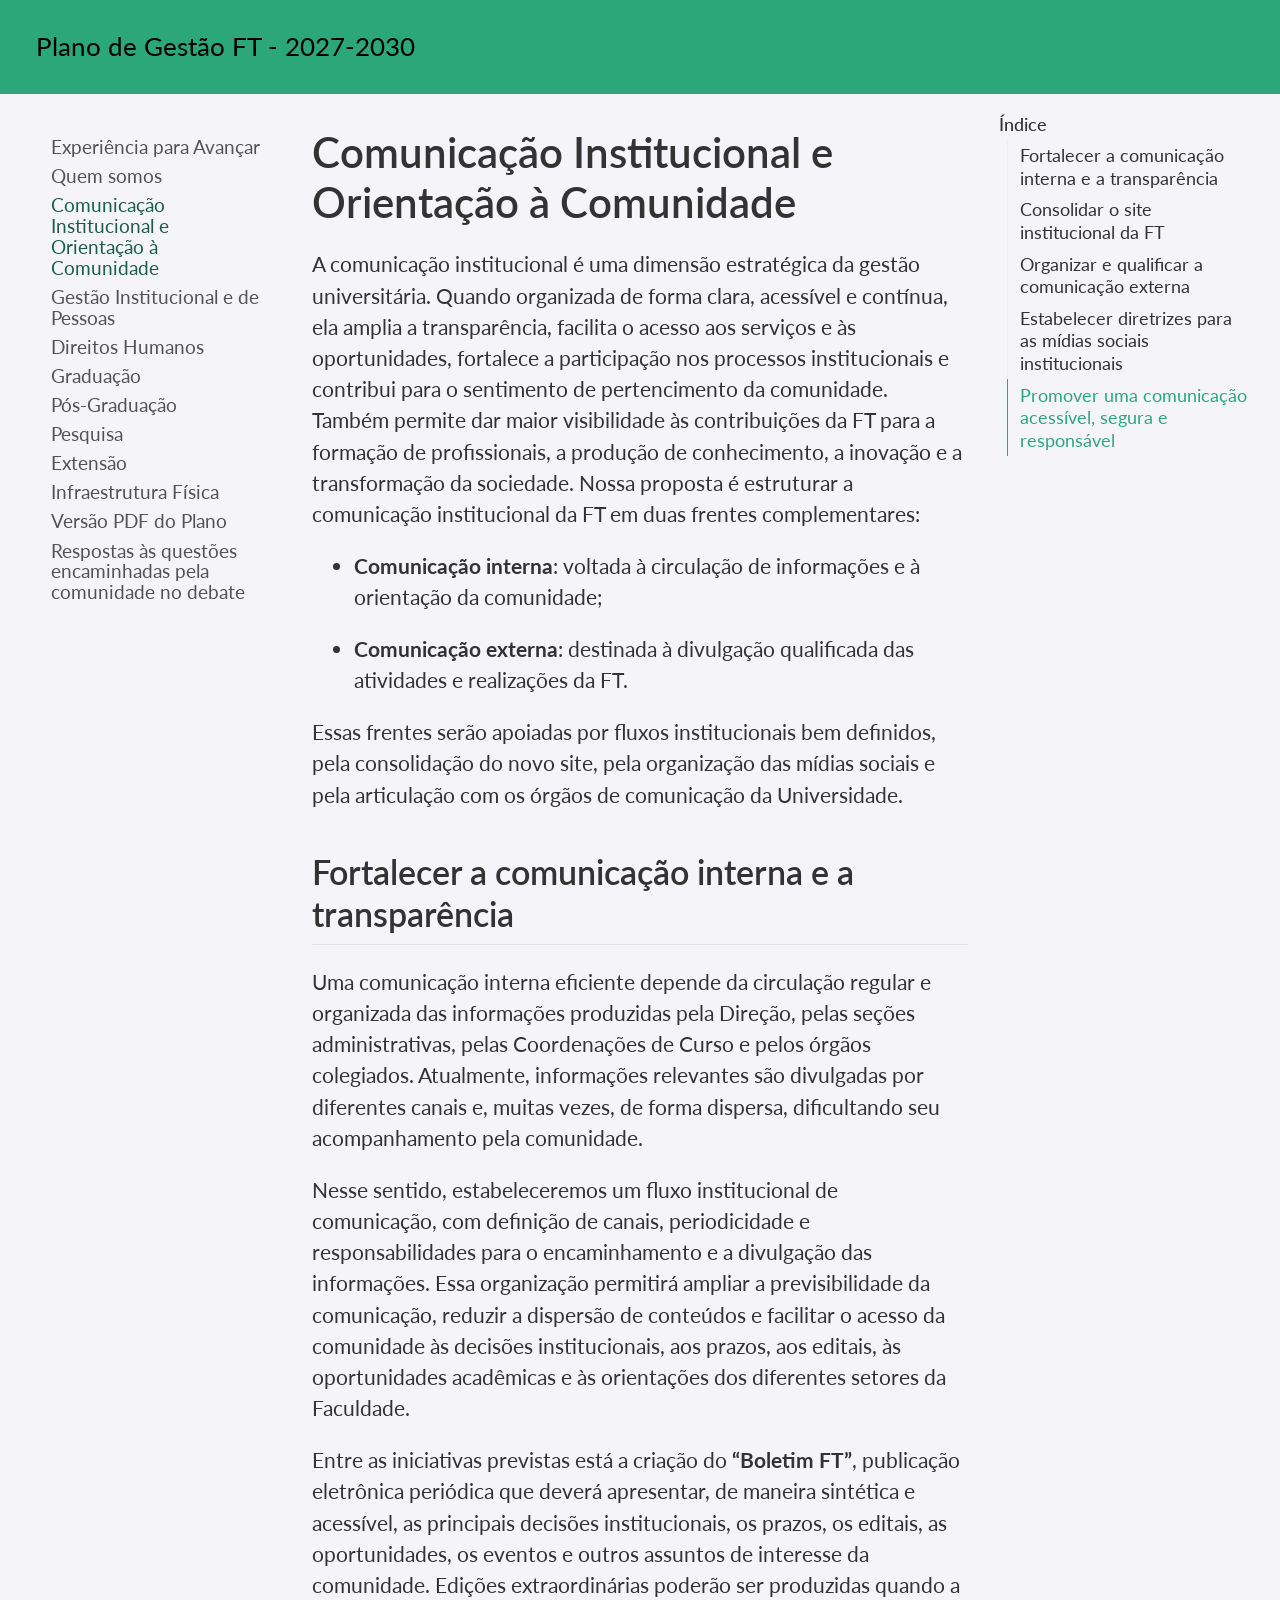
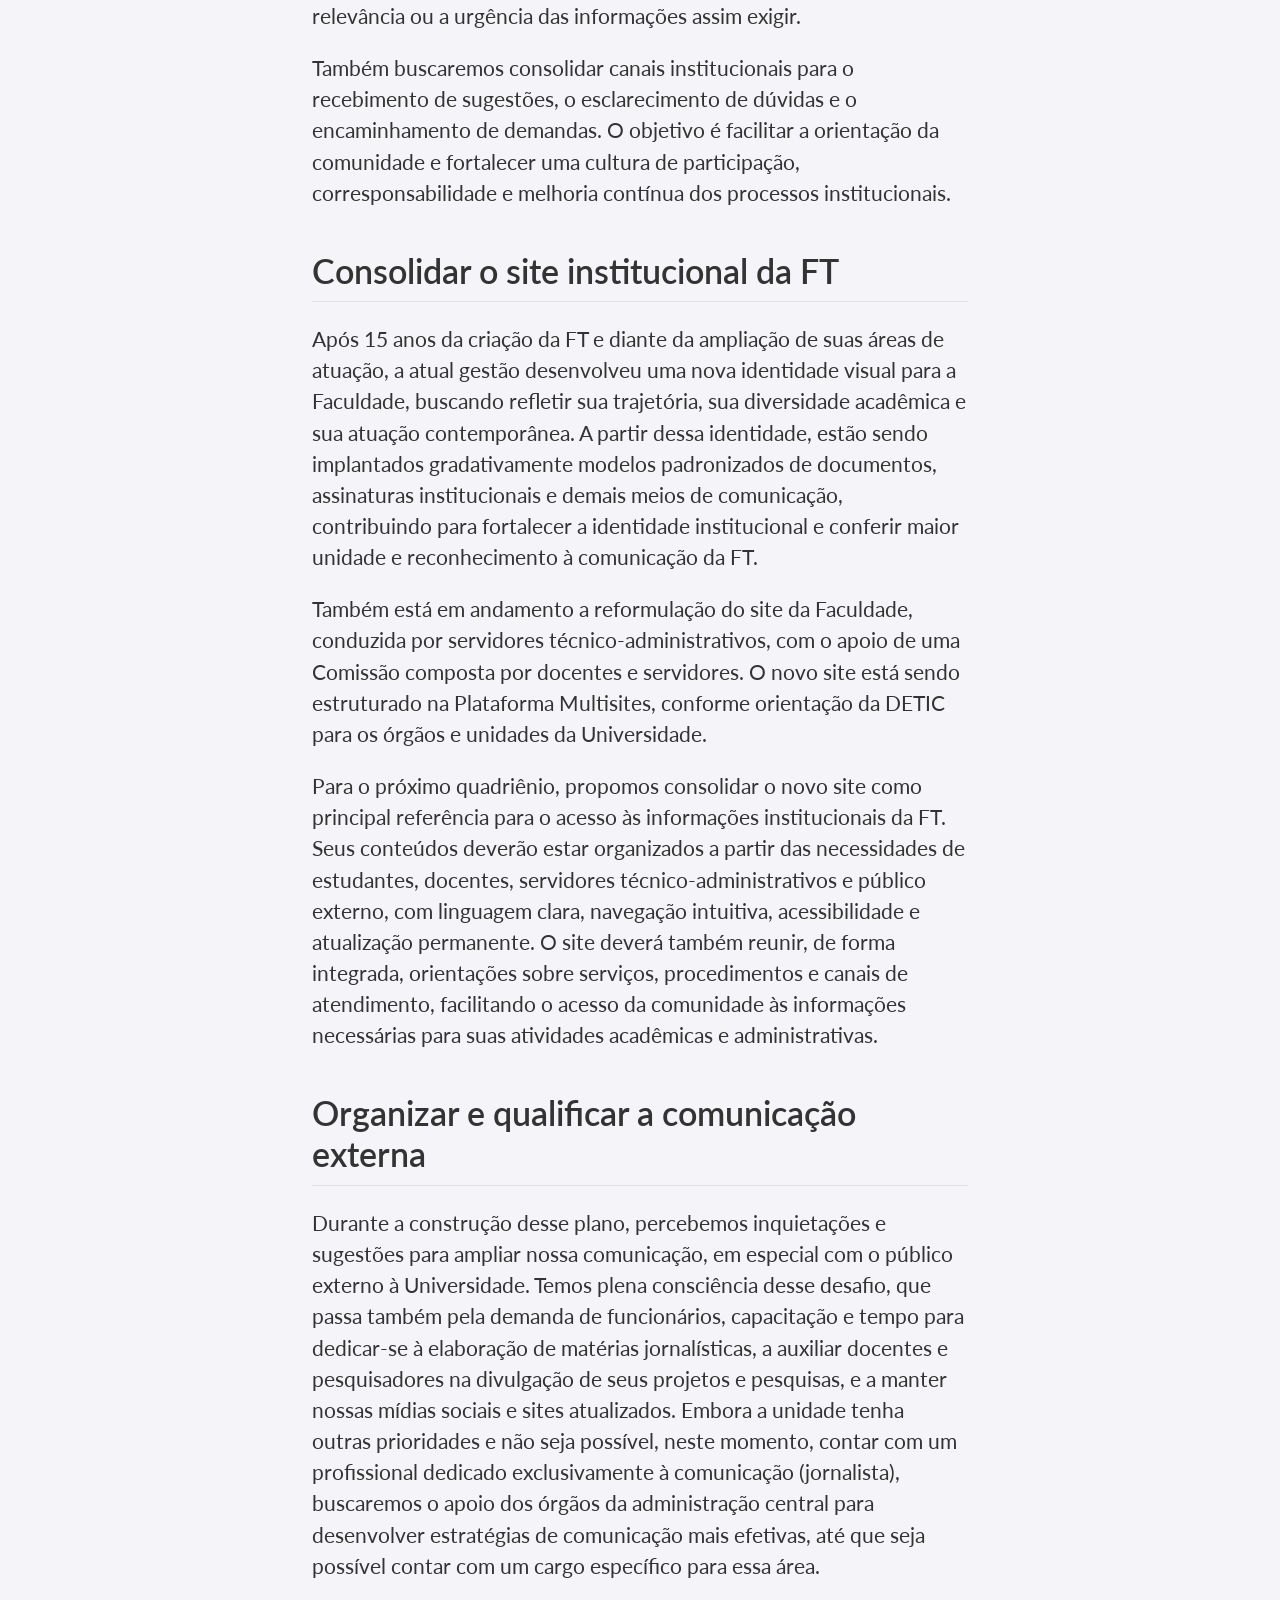
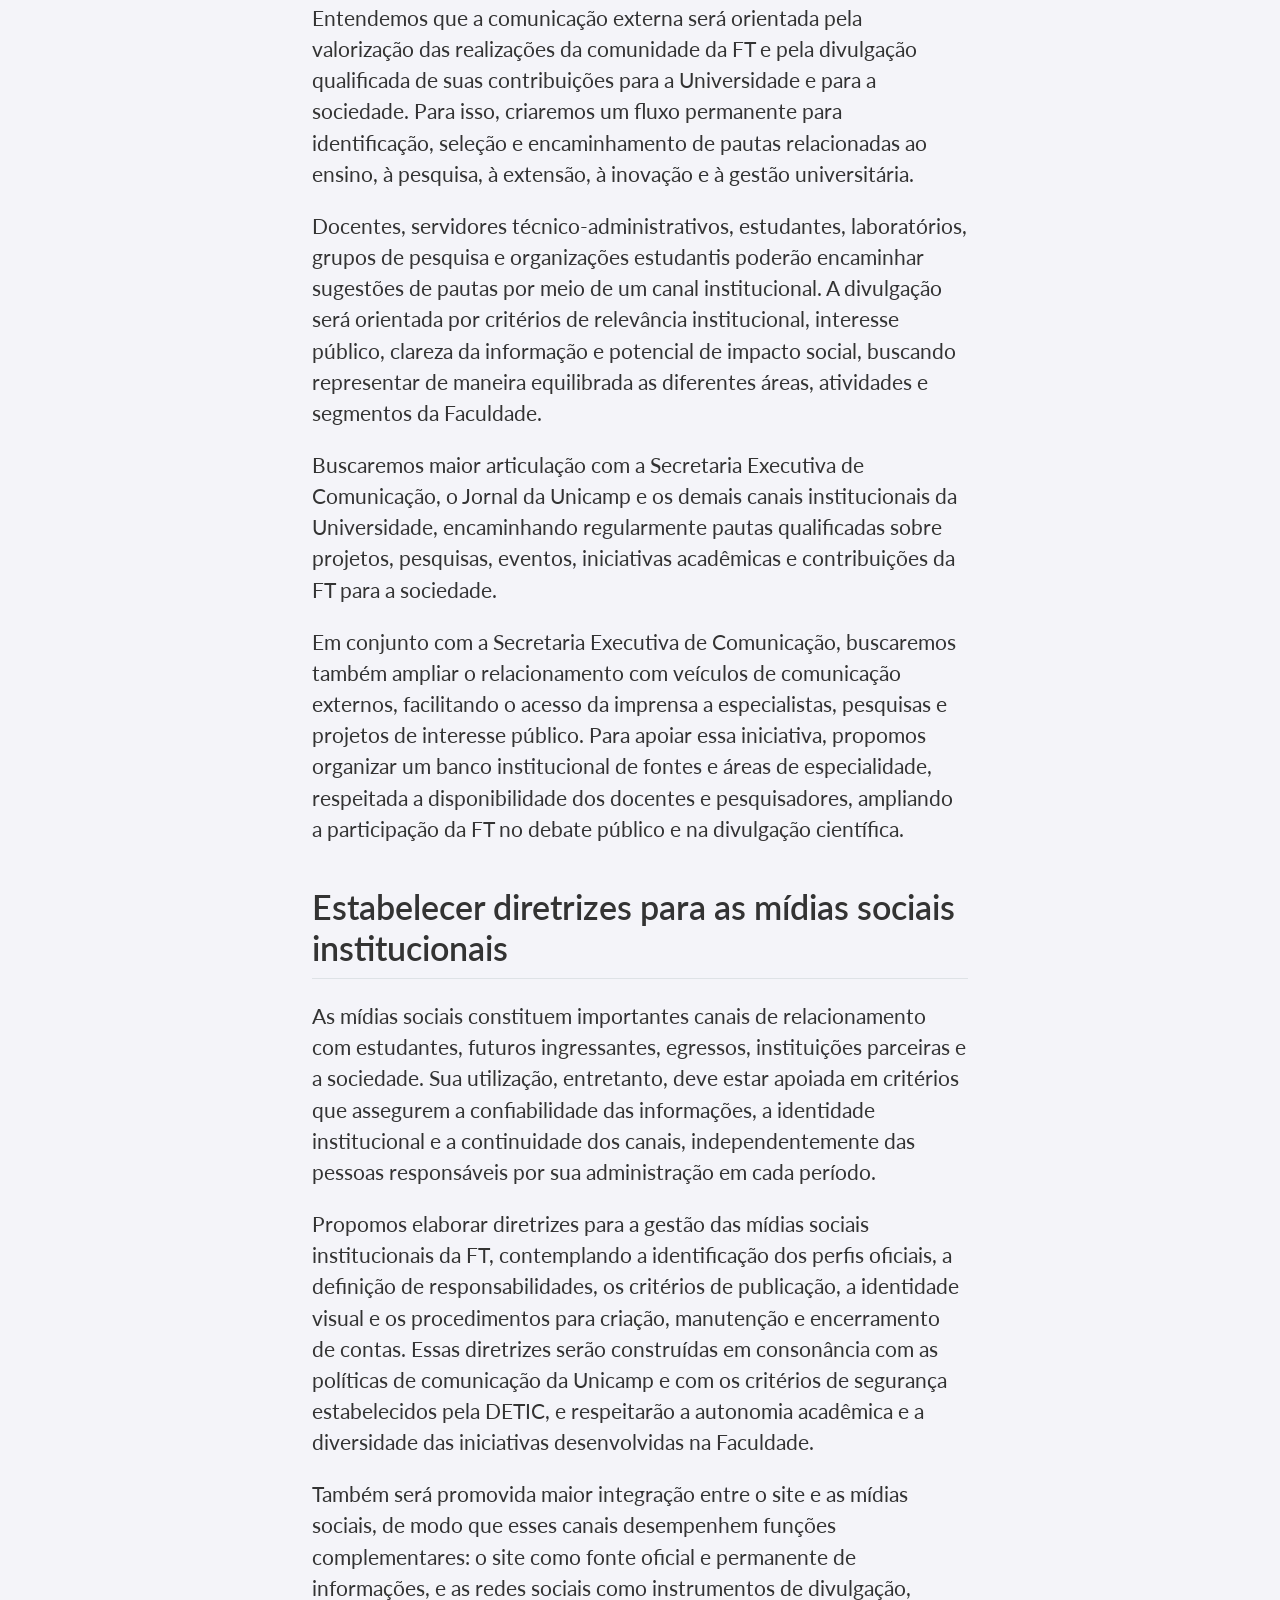
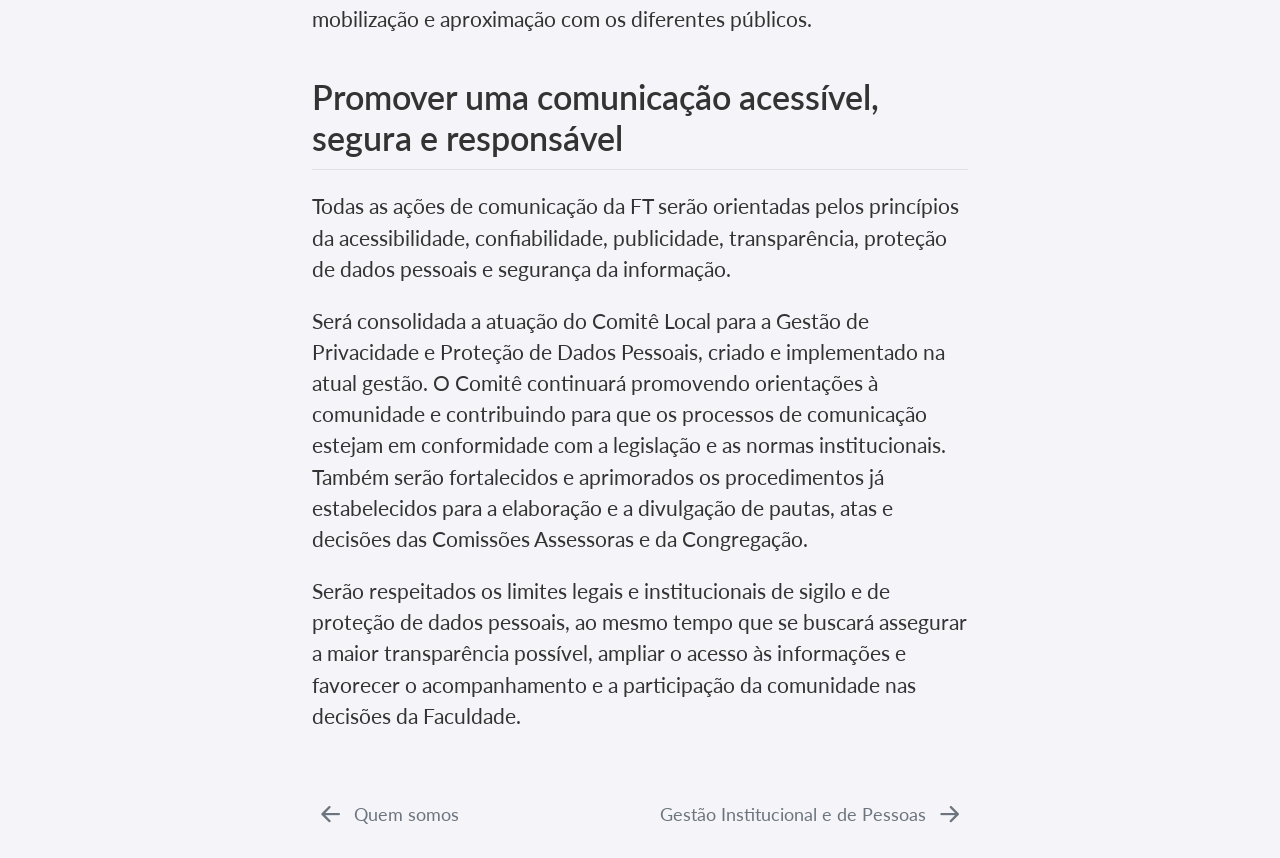
<file: docs/comunicacao.html>
<!DOCTYPE html>
<html xmlns="http://www.w3.org/1999/xhtml" lang="pt" xml:lang="pt"><head>

<meta charset="utf-8">
<meta name="generator" content="quarto-1.10.18">

<meta name="viewport" content="width=device-width, initial-scale=1.0, user-scalable=yes">


<title>Comunicação Institucional e Orientação à Comunidade – Plano de Gestão FT - 2027-2030</title>
<style>
/* Default styles provided by pandoc.
** See https://pandoc.org/MANUAL.html#variables-for-html for config info.
*/
span.smallcaps{font-variant: small-caps;}
div.columns{display: flex; gap: 1.5em;}
div.column{flex: auto;}
@media screen {
div.columns{gap: min(4vw, 1.5em);}
div.column{overflow-x: auto;}
}
div.hanging-indent{margin-left: 1.5em; text-indent: -1.5em;}
ul.task-list{list-style: none;}
ul.task-list li input[type="checkbox"] {
  width: 0.8em;
  margin: 0 0.8em 0.2em -1em; /* quarto-specific, see https://github.com/quarto-dev/quarto-cli/issues/4556 */ 
  vertical-align: middle;
}
</style>


<script src="site_libs/quarto-nav/quarto-nav.js"></script>
<script src="site_libs/quarto-nav/headroom.min.js"></script>
<script src="site_libs/clipboard/clipboard.min.js"></script>
<script src="site_libs/quarto-search/autocomplete.umd.js"></script>
<script src="site_libs/quarto-search/fuse.min.js"></script>
<script src="site_libs/quarto-search/quarto-search.js"></script>
<meta name="quarto:offset" content="./">
<link href="./gestao.html" rel="next">
<link href="./quem-somos.html" rel="prev">
<script src="site_libs/quarto-html/quarto.js" type="module"></script>
<script src="site_libs/quarto-html/tabsets/tabsets.js" type="module"></script>
<script src="site_libs/quarto-html/popper.min.js"></script>
<script src="site_libs/quarto-html/tippy.umd.min.js"></script>
<script src="site_libs/quarto-html/anchor.min.js"></script>
<link href="site_libs/quarto-html/tippy.css" rel="stylesheet">
<link href="site_libs/quarto-html/quarto-syntax-highlighting-64a204ab8560d761af7679ceaba22944.css" rel="stylesheet" id="quarto-text-highlighting-styles">
<script src="site_libs/bootstrap/bootstrap.min.js"></script>
<link href="site_libs/bootstrap/bootstrap-icons.css" rel="stylesheet">
<link href="site_libs/bootstrap/bootstrap-000528a02bdd10b214853d05560731a4.min.css" rel="stylesheet" append-hash="true" id="quarto-bootstrap" data-mode="light">
<script id="quarto-search-options" type="application/json">{
  "location": "navbar",
  "copy-button": false,
  "collapse-after": 3,
  "panel-placement": "end",
  "type": "overlay",
  "limit": 50,
  "keyboard-shortcut": [
    "f",
    "/",
    "s"
  ],
  "show-item-context": false,
  "language": {
    "search-no-results-text": "Nenhum resultado",
    "search-matching-documents-text": "documentos correspondentes",
    "search-copy-link-title": "Copiar link para a busca",
    "search-hide-matches-text": "Esconder correspondências adicionais",
    "search-more-match-text": "mais correspondência neste documento",
    "search-more-matches-text": "mais correspondências neste documento",
    "search-clear-button-title": "Limpar",
    "search-text-placeholder": "",
    "search-detached-cancel-button-title": "Cancelar",
    "search-submit-button-title": "Enviar",
    "search-label": "Procurar"
  }
}</script>


<link rel="stylesheet" href="styles.css">
</head>

<body class="nav-sidebar floating nav-fixed quarto-light">

<div id="quarto-search-results"></div>
  <header id="quarto-header" class="headroom fixed-top">
    <nav class="navbar navbar-expand-lg " data-bs-theme="dark">
      <div class="navbar-container container-fluid">
      <div class="navbar-brand-container mx-auto">
    <a class="navbar-brand" href="./index.html">
    <span class="navbar-title">Plano de Gestão FT - 2027-2030</span>
    </a>
  </div>
        <div class="quarto-navbar-tools tools-end">
</div>
      </div> <!-- /container-fluid -->
    </nav>
  <nav class="quarto-secondary-nav">
    <div class="container-fluid d-flex">
      <button type="button" class="quarto-btn-toggle btn" data-bs-toggle="collapse" role="button" data-bs-target=".quarto-sidebar-collapse-item" aria-controls="quarto-sidebar" aria-expanded="false" aria-label="Alternar barra lateral" onclick="if (window.quartoToggleHeadroom) { window.quartoToggleHeadroom(); }">
        <i class="bi bi-layout-text-sidebar-reverse"></i>
      </button>
        <nav class="quarto-page-breadcrumbs" aria-label="breadcrumb"><ol class="breadcrumb"><li class="breadcrumb-item"><a href="./comunicacao.html"><span class="chapter-title">Comunicação Institucional e Orientação à Comunidade</span></a></li></ol></nav>
        <a class="flex-grow-1" role="navigation" data-bs-toggle="collapse" data-bs-target=".quarto-sidebar-collapse-item" aria-controls="quarto-sidebar" aria-expanded="false" aria-label="Alternar barra lateral" onclick="if (window.quartoToggleHeadroom) { window.quartoToggleHeadroom(); }">      
        </a>
    </div>
  </nav>
</header>
<!-- content -->
<div id="quarto-content" class="quarto-container page-columns page-rows-contents page-layout-full page-navbar">
<!-- sidebar -->
  <nav id="quarto-sidebar" class="sidebar collapse collapse-horizontal quarto-sidebar-collapse-item sidebar-navigation floating overflow-auto">
    <div class="sidebar-menu-container"> 
    <ul class="list-unstyled mt-1">
        <li class="sidebar-item">
  <div class="sidebar-item-container"> 
  <a href="./index.html" class="sidebar-item-text sidebar-link"><span class="chapter-title">Experiência para Avançar</span></a>
  </div>
</li>
        <li class="sidebar-item">
  <div class="sidebar-item-container"> 
  <a href="./quem-somos.html" class="sidebar-item-text sidebar-link"><span class="chapter-title">Quem somos</span></a>
  </div>
</li>
        <li class="sidebar-item">
  <div class="sidebar-item-container"> 
  <a href="./comunicacao.html" class="sidebar-item-text sidebar-link active"><span class="chapter-title">Comunicação Institucional e Orientação à Comunidade</span></a>
  </div>
</li>
        <li class="sidebar-item">
  <div class="sidebar-item-container"> 
  <a href="./gestao.html" class="sidebar-item-text sidebar-link"><span class="chapter-title">Gestão Institucional e de Pessoas</span></a>
  </div>
</li>
        <li class="sidebar-item">
  <div class="sidebar-item-container"> 
  <a href="./direitos-humanos.html" class="sidebar-item-text sidebar-link"><span class="chapter-title">Direitos Humanos</span></a>
  </div>
</li>
        <li class="sidebar-item">
  <div class="sidebar-item-container"> 
  <a href="./graduacao.html" class="sidebar-item-text sidebar-link"><span class="chapter-title">Graduação</span></a>
  </div>
</li>
        <li class="sidebar-item">
  <div class="sidebar-item-container"> 
  <a href="./pos-graduacao.html" class="sidebar-item-text sidebar-link"><span class="chapter-title">Pós-Graduação</span></a>
  </div>
</li>
        <li class="sidebar-item">
  <div class="sidebar-item-container"> 
  <a href="./pesquisa.html" class="sidebar-item-text sidebar-link"><span class="chapter-title">Pesquisa</span></a>
  </div>
</li>
        <li class="sidebar-item">
  <div class="sidebar-item-container"> 
  <a href="./extensao.html" class="sidebar-item-text sidebar-link"><span class="chapter-title">Extensão</span></a>
  </div>
</li>
        <li class="sidebar-item">
  <div class="sidebar-item-container"> 
  <a href="./infra.html" class="sidebar-item-text sidebar-link"><span class="chapter-title">Infraestrutura Física</span></a>
  </div>
</li>
        <li class="sidebar-item">
  <div class="sidebar-item-container"> 
  <a href="./pdf.html" class="sidebar-item-text sidebar-link"><span class="chapter-title">Versão PDF do Plano</span></a>
  </div>
</li>
        <li class="sidebar-item">
  <div class="sidebar-item-container"> 
  <a href="./respostas-debate.html" class="sidebar-item-text sidebar-link"><span class="chapter-title">Respostas às questões encaminhadas pela comunidade no debate</span></a>
  </div>
</li>
    </ul>
    </div>
</nav>
<div id="quarto-sidebar-glass" class="quarto-sidebar-collapse-item" data-bs-toggle="collapse" data-bs-target=".quarto-sidebar-collapse-item"></div>
<!-- margin-sidebar -->
    <div id="quarto-margin-sidebar" class="sidebar margin-sidebar">
        <nav id="TOC" role="doc-toc" class="toc-active">
    <h2 id="toc-title">Índice</h2>
   
  <ul>
  <li><a href="#fortalecer-a-comunicação-interna-e-a-transparência" id="toc-fortalecer-a-comunicação-interna-e-a-transparência" class="nav-link active" data-scroll-target="#fortalecer-a-comunicação-interna-e-a-transparência">Fortalecer a comunicação interna e a transparência</a></li>
  <li><a href="#consolidar-o-site-institucional-da-ft" id="toc-consolidar-o-site-institucional-da-ft" class="nav-link" data-scroll-target="#consolidar-o-site-institucional-da-ft">Consolidar o site institucional da FT</a></li>
  <li><a href="#organizar-e-qualificar-a-comunicação-externa" id="toc-organizar-e-qualificar-a-comunicação-externa" class="nav-link" data-scroll-target="#organizar-e-qualificar-a-comunicação-externa">Organizar e qualificar a comunicação externa</a></li>
  <li><a href="#estabelecer-diretrizes-para-as-mídias-sociais-institucionais" id="toc-estabelecer-diretrizes-para-as-mídias-sociais-institucionais" class="nav-link" data-scroll-target="#estabelecer-diretrizes-para-as-mídias-sociais-institucionais">Estabelecer diretrizes para as mídias sociais institucionais</a></li>
  <li><a href="#promover-uma-comunicação-acessível-segura-e-responsável" id="toc-promover-uma-comunicação-acessível-segura-e-responsável" class="nav-link" data-scroll-target="#promover-uma-comunicação-acessível-segura-e-responsável">Promover uma comunicação acessível, segura e responsável</a></li>
  </ul>
</nav>
    </div>
<!-- main -->
<main class="content column-body" id="quarto-document-content">

<header id="title-block-header" class="quarto-title-block default">
<div class="quarto-title">
<h1 class="title"><span class="chapter-title">Comunicação Institucional e Orientação à Comunidade</span></h1>
</div>



<div class="quarto-title-meta column-body">

    
  
    
  </div>
  


</header>


<p>A comunicação institucional é uma dimensão estratégica da gestão universitária. Quando organizada de forma clara, acessível e contínua, ela amplia a transparência, facilita o acesso aos serviços e às oportunidades, fortalece a participação nos processos institucionais e contribui para o sentimento de pertencimento da comunidade. Também permite dar maior visibilidade às contribuições da FT para a formação de profissionais, a produção de conhecimento, a inovação e a transformação da sociedade. Nossa proposta é estruturar a comunicação institucional da FT em duas frentes complementares:</p>
<ul>
<li><p><strong>Comunicação interna</strong>: voltada à circulação de informações e à orientação da comunidade;</p></li>
<li><p><strong>Comunicação externa</strong>: destinada à divulgação qualificada das atividades e realizações da FT.</p></li>
</ul>
<p>Essas frentes serão apoiadas por fluxos institucionais bem definidos, pela consolidação do novo site, pela organização das mídias sociais e pela articulação com os órgãos de comunicação da Universidade.</p>
<section id="fortalecer-a-comunicação-interna-e-a-transparência" class="level2">
<h2 class="anchored" data-anchor-id="fortalecer-a-comunicação-interna-e-a-transparência">Fortalecer a comunicação interna e a transparência</h2>
<p>Uma comunicação interna eficiente depende da circulação regular e organizada das informações produzidas pela Direção, pelas seções administrativas, pelas Coordenações de Curso e pelos órgãos colegiados. Atualmente, informações relevantes são divulgadas por diferentes canais e, muitas vezes, de forma dispersa, dificultando seu acompanhamento pela comunidade.</p>
<p>Nesse sentido, estabeleceremos um fluxo institucional de comunicação, com definição de canais, periodicidade e responsabilidades para o encaminhamento e a divulgação das informações. Essa organização permitirá ampliar a previsibilidade da comunicação, reduzir a dispersão de conteúdos e facilitar o acesso da comunidade às decisões institucionais, aos prazos, aos editais, às oportunidades acadêmicas e às orientações dos diferentes setores da Faculdade.</p>
<p>Entre as iniciativas previstas está a criação do <strong>“Boletim FT”</strong>, publicação eletrônica periódica que deverá apresentar, de maneira sintética e acessível, as principais decisões institucionais, os prazos, os editais, as oportunidades, os eventos e outros assuntos de interesse da comunidade. Edições extraordinárias poderão ser produzidas quando a relevância ou a urgência das informações assim exigir.</p>
<p>Também buscaremos consolidar canais institucionais para o recebimento de sugestões, o esclarecimento de dúvidas e o encaminhamento de demandas. O objetivo é facilitar a orientação da comunidade e fortalecer uma cultura de participação, corresponsabilidade e melhoria contínua dos processos institucionais.</p>
</section>
<section id="consolidar-o-site-institucional-da-ft" class="level2">
<h2 class="anchored" data-anchor-id="consolidar-o-site-institucional-da-ft">Consolidar o site institucional da FT</h2>
<p>Após 15 anos da criação da FT e diante da ampliação de suas áreas de atuação, a atual gestão desenvolveu uma nova identidade visual para a Faculdade, buscando refletir sua trajetória, sua diversidade acadêmica e sua atuação contemporânea. A partir dessa identidade, estão sendo implantados gradativamente modelos padronizados de documentos, assinaturas institucionais e demais meios de comunicação, contribuindo para fortalecer a identidade institucional e conferir maior unidade e reconhecimento à comunicação da FT.</p>
<p>Também está em andamento a reformulação do site da Faculdade, conduzida por servidores técnico-administrativos, com o apoio de uma Comissão composta por docentes e servidores. O novo site está sendo estruturado na Plataforma Multisites, conforme orientação da DETIC para os órgãos e unidades da Universidade.</p>
<p>Para o próximo quadriênio, propomos consolidar o novo site como principal referência para o acesso às informações institucionais da FT. Seus conteúdos deverão estar organizados a partir das necessidades de estudantes, docentes, servidores técnico-administrativos e público externo, com linguagem clara, navegação intuitiva, acessibilidade e atualização permanente. O site deverá também reunir, de forma integrada, orientações sobre serviços, procedimentos e canais de atendimento, facilitando o acesso da comunidade às informações necessárias para suas atividades acadêmicas e administrativas.</p>
</section>
<section id="organizar-e-qualificar-a-comunicação-externa" class="level2">
<h2 class="anchored" data-anchor-id="organizar-e-qualificar-a-comunicação-externa">Organizar e qualificar a comunicação externa</h2>
<p>Durante a construção desse plano, percebemos inquietações e sugestões para ampliar nossa comunicação, em especial com o público externo à Universidade. Temos plena consciência desse desafio, que passa também pela demanda de funcionários, capacitação e tempo para dedicar-se à elaboração de matérias jornalísticas, a auxiliar docentes e pesquisadores na divulgação de seus projetos e pesquisas, e a manter nossas mídias sociais e sites atualizados. Embora a unidade tenha outras prioridades e não seja possível, neste momento, contar com um profissional dedicado exclusivamente à comunicação (jornalista), buscaremos o apoio dos órgãos da administração central para desenvolver estratégias de comunicação mais efetivas, até que seja possível contar com um cargo específico para essa área.</p>
<p>Entendemos que a comunicação externa será orientada pela valorização das realizações da comunidade da FT e pela divulgação qualificada de suas contribuições para a Universidade e para a sociedade. Para isso, criaremos um fluxo permanente para identificação, seleção e encaminhamento de pautas relacionadas ao ensino, à pesquisa, à extensão, à inovação e à gestão universitária.</p>
<p>Docentes, servidores técnico-administrativos, estudantes, laboratórios, grupos de pesquisa e organizações estudantis poderão encaminhar sugestões de pautas por meio de um canal institucional. A divulgação será orientada por critérios de relevância institucional, interesse público, clareza da informação e potencial de impacto social, buscando representar de maneira equilibrada as diferentes áreas, atividades e segmentos da Faculdade.</p>
<p>Buscaremos maior articulação com a Secretaria Executiva de Comunicação, o Jornal da Unicamp e os demais canais institucionais da Universidade, encaminhando regularmente pautas qualificadas sobre projetos, pesquisas, eventos, iniciativas acadêmicas e contribuições da FT para a sociedade.</p>
<p>Em conjunto com a Secretaria Executiva de Comunicação, buscaremos também ampliar o relacionamento com veículos de comunicação externos, facilitando o acesso da imprensa a especialistas, pesquisas e projetos de interesse público. Para apoiar essa iniciativa, propomos organizar um banco institucional de fontes e áreas de especialidade, respeitada a disponibilidade dos docentes e pesquisadores, ampliando a participação da FT no debate público e na divulgação científica.</p>
</section>
<section id="estabelecer-diretrizes-para-as-mídias-sociais-institucionais" class="level2">
<h2 class="anchored" data-anchor-id="estabelecer-diretrizes-para-as-mídias-sociais-institucionais">Estabelecer diretrizes para as mídias sociais institucionais</h2>
<p>As mídias sociais constituem importantes canais de relacionamento com estudantes, futuros ingressantes, egressos, instituições parceiras e a sociedade. Sua utilização, entretanto, deve estar apoiada em critérios que assegurem a confiabilidade das informações, a identidade institucional e a continuidade dos canais, independentemente das pessoas responsáveis por sua administração em cada período.</p>
<p>Propomos elaborar diretrizes para a gestão das mídias sociais institucionais da FT, contemplando a identificação dos perfis oficiais, a definição de responsabilidades, os critérios de publicação, a identidade visual e os procedimentos para criação, manutenção e encerramento de contas. Essas diretrizes serão construídas em consonância com as políticas de comunicação da Unicamp e com os critérios de segurança estabelecidos pela DETIC, e respeitarão a autonomia acadêmica e a diversidade das iniciativas desenvolvidas na Faculdade.</p>
<p>Também será promovida maior integração entre o site e as mídias sociais, de modo que esses canais desempenhem funções complementares: o site como fonte oficial e permanente de informações, e as redes sociais como instrumentos de divulgação, mobilização e aproximação com os diferentes públicos.</p>
</section>
<section id="promover-uma-comunicação-acessível-segura-e-responsável" class="level2">
<h2 class="anchored" data-anchor-id="promover-uma-comunicação-acessível-segura-e-responsável">Promover uma comunicação acessível, segura e responsável</h2>
<p>Todas as ações de comunicação da FT serão orientadas pelos princípios da acessibilidade, confiabilidade, publicidade, transparência, proteção de dados pessoais e segurança da informação.</p>
<p>Será consolidada a atuação do Comitê Local para a Gestão de Privacidade e Proteção de Dados Pessoais, criado e implementado na atual gestão. O Comitê continuará promovendo orientações à comunidade e contribuindo para que os processos de comunicação estejam em conformidade com a legislação e as normas institucionais. Também serão fortalecidos e aprimorados os procedimentos já estabelecidos para a elaboração e a divulgação de pautas, atas e decisões das Comissões Assessoras e da Congregação.</p>
<p>Serão respeitados os limites legais e institucionais de sigilo e de proteção de dados pessoais, ao mesmo tempo que se buscará assegurar a maior transparência possível, ampliar o acesso às informações e favorecer o acompanhamento e a participação da comunidade nas decisões da Faculdade.</p>


</section>

</main> <!-- /main -->
<script id="quarto-html-after-body" type="application/javascript">
  window.document.addEventListener("DOMContentLoaded", function (event) {
    const icon = "";
    const anchorJS = new window.AnchorJS();
    anchorJS.options = {
      placement: 'right',
      icon: icon
    };
    anchorJS.add('.anchored');
    const isCodeAnnotation = (el) => {
      for (const clz of el.classList) {
        if (clz.startsWith('code-annotation-')) {                     
          return true;
        }
      }
      return false;
    }
    const onCopySuccess = function(e) {
      // button target
      const button = e.trigger;
      // don't keep focus
      button.blur();
      // flash "checked"
      button.classList.add('code-copy-button-checked');
      var currentTitle = button.getAttribute("title");
      button.setAttribute("title", "Copiada");
      let tooltip;
      if (window.bootstrap) {
        button.setAttribute("data-bs-toggle", "tooltip");
        button.setAttribute("data-bs-placement", "left");
        button.setAttribute("data-bs-title", "Copiada");
        tooltip = new bootstrap.Tooltip(button, 
          { trigger: "manual", 
            customClass: "code-copy-button-tooltip",
            offset: [0, -8]});
        tooltip.show();    
      }
      setTimeout(function() {
        if (tooltip) {
          tooltip.hide();
          button.removeAttribute("data-bs-title");
          button.removeAttribute("data-bs-toggle");
          button.removeAttribute("data-bs-placement");
        }
        button.setAttribute("title", currentTitle);
        button.classList.remove('code-copy-button-checked');
      }, 1000);
      // clear code selection
      e.clearSelection();
    }
    const getTextToCopy = function(trigger) {
      const outerScaffold = trigger.parentElement.cloneNode(true);
      const codeEl = outerScaffold.querySelector('code');
      for (const childEl of codeEl.children) {
        if (isCodeAnnotation(childEl)) {
          childEl.remove();
        }
      }
      return codeEl.innerText;
    }
    const clipboard = new window.ClipboardJS('.code-copy-button:not([data-in-quarto-modal])', {
      text: getTextToCopy
    });
    clipboard.on('success', onCopySuccess);
    if (window.document.getElementById('quarto-embedded-source-code-modal')) {
      const clipboardModal = new window.ClipboardJS('.code-copy-button[data-in-quarto-modal]', {
        text: getTextToCopy,
        container: window.document.getElementById('quarto-embedded-source-code-modal')
      });
      clipboardModal.on('success', onCopySuccess);
    }
      var localhostRegex = new RegExp(/^(?:http|https):\/\/localhost\:?[0-9]*\//);
      var mailtoRegex = new RegExp(/^mailto:/);
        var filterRegex = new RegExp('/' + window.location.host + '/');
      var isInternal = (href) => {
          return filterRegex.test(href) || localhostRegex.test(href) || mailtoRegex.test(href);
      }
      // Inspect non-navigation links and adorn them if external
     var links = window.document.querySelectorAll('a[href]:not(.nav-link):not(.navbar-brand):not(.toc-action):not(.sidebar-link):not(.sidebar-item-toggle):not(.pagination-link):not(.no-external):not([aria-hidden]):not(.dropdown-item):not(.quarto-navigation-tool):not(.about-link)');
      for (var i=0; i<links.length; i++) {
        const link = links[i];
        if (!isInternal(link.href)) {
          // undo the damage that might have been done by quarto-nav.js in the case of
          // links that we want to consider external
          if (link.dataset.originalHref !== undefined) {
            link.href = link.dataset.originalHref;
          }
        }
      }
    function tippyHover(el, contentFn, onTriggerFn, onUntriggerFn) {
      const config = {
        allowHTML: true,
        maxWidth: 500,
        delay: 100,
        arrow: false,
        appendTo: function(el) {
            return el.parentElement;
        },
        interactive: true,
        interactiveBorder: 10,
        theme: 'quarto',
        placement: 'bottom-start',
      };
      if (contentFn) {
        config.content = contentFn;
      }
      if (onTriggerFn) {
        config.onTrigger = onTriggerFn;
      }
      if (onUntriggerFn) {
        config.onUntrigger = onUntriggerFn;
      }
      window.tippy(el, config); 
    }
    const noterefs = window.document.querySelectorAll('a[role="doc-noteref"]');
    for (var i=0; i<noterefs.length; i++) {
      const ref = noterefs[i];
      tippyHover(ref, function() {
        // use id or data attribute instead here
        let href = ref.getAttribute('data-footnote-href') || ref.getAttribute('href');
        try { href = new URL(href).hash; } catch {}
        const id = href.replace(/^#\/?/, "");
        const note = window.document.getElementById(id);
        if (note) {
          return note.innerHTML;
        } else {
          return "";
        }
      });
    }
    const xrefs = window.document.querySelectorAll('a.quarto-xref');
    const processXRef = (id, note) => {
      // Strip column container classes
      const stripColumnClz = (el) => {
        el.classList.remove("page-full", "page-columns");
        if (el.children) {
          for (const child of el.children) {
            stripColumnClz(child);
          }
        }
      }
      stripColumnClz(note)
      if (id === null || id.startsWith('sec-')) {
        // Special case sections, only their first couple elements
        const container = document.createElement("div");
        if (note.children && note.children.length > 2) {
          container.appendChild(note.children[0].cloneNode(true));
          for (let i = 1; i < note.children.length; i++) {
            const child = note.children[i];
            if (child.tagName === "P" && child.innerText === "") {
              continue;
            } else {
              container.appendChild(child.cloneNode(true));
              break;
            }
          }
          if (window.Quarto?.typesetMath) {
            window.Quarto.typesetMath(container);
          }
          return container.innerHTML
        } else {
          if (window.Quarto?.typesetMath) {
            window.Quarto.typesetMath(note);
          }
          return note.innerHTML;
        }
      } else {
        // Remove any anchor links if they are present
        const anchorLink = note.querySelector('a.anchorjs-link');
        if (anchorLink) {
          anchorLink.remove();
        }
        if (window.Quarto?.typesetMath) {
          window.Quarto.typesetMath(note);
        }
        if (note.classList.contains("callout")) {
          return note.outerHTML;
        } else {
          return note.innerHTML;
        }
      }
    }
    for (var i=0; i<xrefs.length; i++) {
      const xref = xrefs[i];
      tippyHover(xref, undefined, function(instance) {
        instance.disable();
        let url = xref.getAttribute('href');
        let hash = undefined; 
        if (url.startsWith('#')) {
          hash = url;
        } else {
          try { hash = new URL(url).hash; } catch {}
        }
        if (hash) {
          const id = hash.replace(/^#\/?/, "");
          const note = window.document.getElementById(id);
          if (note !== null) {
            try {
              const html = processXRef(id, note.cloneNode(true));
              instance.setContent(html);
            } finally {
              instance.enable();
              instance.show();
            }
          } else {
            // See if we can fetch this
            fetch(url.split('#')[0])
            .then(res => res.text())
            .then(html => {
              const parser = new DOMParser();
              const htmlDoc = parser.parseFromString(html, "text/html");
              const note = htmlDoc.getElementById(id);
              if (note !== null) {
                const html = processXRef(id, note);
                instance.setContent(html);
              } 
            }).finally(() => {
              instance.enable();
              instance.show();
            });
          }
        } else {
          // See if we can fetch a full url (with no hash to target)
          // This is a special case and we should probably do some content thinning / targeting
          fetch(url)
          .then(res => res.text())
          .then(html => {
            const parser = new DOMParser();
            const htmlDoc = parser.parseFromString(html, "text/html");
            const note = htmlDoc.querySelector('main.content');
            if (note !== null) {
              // This should only happen for chapter cross references
              // (since there is no id in the URL)
              // remove the first header
              if (note.children.length > 0 && note.children[0].tagName === "HEADER") {
                note.children[0].remove();
              }
              const html = processXRef(null, note);
              instance.setContent(html);
            } 
          }).finally(() => {
            instance.enable();
            instance.show();
          });
        }
      }, function(instance) {
      });
    }
        let selectedAnnoteEl;
        const selectorForAnnotation = ( cell, annotation) => {
          let cellAttr = 'data-code-cell="' + cell + '"';
          let lineAttr = 'data-code-annotation="' +  annotation + '"';
          const selector = 'span[' + cellAttr + '][' + lineAttr + ']';
          return selector;
        }
        const selectCodeLines = (annoteEl) => {
          const doc = window.document;
          const targetCell = annoteEl.getAttribute("data-target-cell");
          const targetAnnotation = annoteEl.getAttribute("data-target-annotation");
          const annoteSpan = window.document.querySelector(selectorForAnnotation(targetCell, targetAnnotation));
          const lines = annoteSpan.getAttribute("data-code-lines").split(",");
          const lineIds = lines.map((line) => {
            return targetCell + "-" + line;
          })
          let top = null;
          let height = null;
          let parent = null;
          if (lineIds.length > 0) {
              //compute the position of the single el (top and bottom and make a div)
              const el = window.document.getElementById(lineIds[0]);
              top = el.offsetTop;
              height = el.offsetHeight;
              parent = el.parentElement.parentElement;
            if (lineIds.length > 1) {
              const lastEl = window.document.getElementById(lineIds[lineIds.length - 1]);
              const bottom = lastEl.offsetTop + lastEl.offsetHeight;
              height = bottom - top;
            }
            if (top !== null && height !== null && parent !== null) {
              // cook up a div (if necessary) and position it 
              let div = window.document.getElementById("code-annotation-line-highlight");
              if (div === null) {
                div = window.document.createElement("div");
                div.setAttribute("id", "code-annotation-line-highlight");
                div.style.position = 'absolute';
                parent.appendChild(div);
              }
              div.style.top = top - 2 + "px";
              div.style.height = height + 4 + "px";
              div.style.left = 0;
              let gutterDiv = window.document.getElementById("code-annotation-line-highlight-gutter");
              if (gutterDiv === null) {
                gutterDiv = window.document.createElement("div");
                gutterDiv.setAttribute("id", "code-annotation-line-highlight-gutter");
                gutterDiv.style.position = 'absolute';
                const codeCell = window.document.getElementById(targetCell);
                const gutter = codeCell.querySelector('.code-annotation-gutter');
                gutter.appendChild(gutterDiv);
              }
              gutterDiv.style.top = top - 2 + "px";
              gutterDiv.style.height = height + 4 + "px";
            }
            selectedAnnoteEl = annoteEl;
          }
        };
        const unselectCodeLines = () => {
          const elementsIds = ["code-annotation-line-highlight", "code-annotation-line-highlight-gutter"];
          elementsIds.forEach((elId) => {
            const div = window.document.getElementById(elId);
            if (div) {
              div.remove();
            }
          });
          selectedAnnoteEl = undefined;
        };
          // Handle positioning of the toggle
      window.addEventListener(
        "resize",
        throttle(() => {
          elRect = undefined;
          if (selectedAnnoteEl) {
            selectCodeLines(selectedAnnoteEl);
          }
        }, 10)
      );
      function throttle(fn, ms) {
      let throttle = false;
      let timer;
        return (...args) => {
          if(!throttle) { // first call gets through
              fn.apply(this, args);
              throttle = true;
          } else { // all the others get throttled
              if(timer) clearTimeout(timer); // cancel #2
              timer = setTimeout(() => {
                fn.apply(this, args);
                timer = throttle = false;
              }, ms);
          }
        };
      }
        // Attach click handler to the DT
        const annoteDls = window.document.querySelectorAll('dt[data-target-cell]');
        for (const annoteDlNode of annoteDls) {
          annoteDlNode.addEventListener('click', (event) => {
            const clickedEl = event.target;
            if (clickedEl !== selectedAnnoteEl) {
              unselectCodeLines();
              const activeEl = window.document.querySelector('dt[data-target-cell].code-annotation-active');
              if (activeEl) {
                activeEl.classList.remove('code-annotation-active');
              }
              selectCodeLines(clickedEl);
              clickedEl.classList.add('code-annotation-active');
            } else {
              // Unselect the line
              unselectCodeLines();
              clickedEl.classList.remove('code-annotation-active');
            }
          });
        }
    const findCites = (el) => {
      const parentEl = el.parentElement;
      if (parentEl) {
        const cites = parentEl.dataset.cites;
        if (cites) {
          return {
            el,
            cites: cites.split(' ')
          };
        } else {
          return findCites(el.parentElement)
        }
      } else {
        return undefined;
      }
    };
    var bibliorefs = window.document.querySelectorAll('a[role="doc-biblioref"]');
    for (var i=0; i<bibliorefs.length; i++) {
      const ref = bibliorefs[i];
      const citeInfo = findCites(ref);
      if (citeInfo) {
        tippyHover(citeInfo.el, function() {
          var popup = window.document.createElement('div');
          citeInfo.cites.forEach(function(cite) {
            var citeDiv = window.document.createElement('div');
            citeDiv.classList.add('hanging-indent');
            citeDiv.classList.add('csl-entry');
            var biblioDiv = window.document.getElementById('ref-' + cite);
            if (biblioDiv) {
              citeDiv.innerHTML = biblioDiv.innerHTML;
            }
            popup.appendChild(citeDiv);
          });
          return popup.innerHTML;
        });
      }
    }
  });
  </script>
<nav class="page-navigation column-body">
  <div class="nav-page nav-page-previous">
      <a href="./quem-somos.html" class="pagination-link" aria-label="Quem somos">
        <i class="bi bi-arrow-left-short"></i> <span class="nav-page-text"><span class="chapter-title">Quem somos</span></span>
      </a>          
  </div>
  <div class="nav-page nav-page-next">
      <a href="./gestao.html" class="pagination-link" aria-label="Gestão Institucional e de Pessoas">
        <span class="nav-page-text"><span class="chapter-title">Gestão Institucional e de Pessoas</span></span> <i class="bi bi-arrow-right-short"></i>
      </a>
  </div>
</nav>
</div> <!-- /content -->




</body></html>
</file>
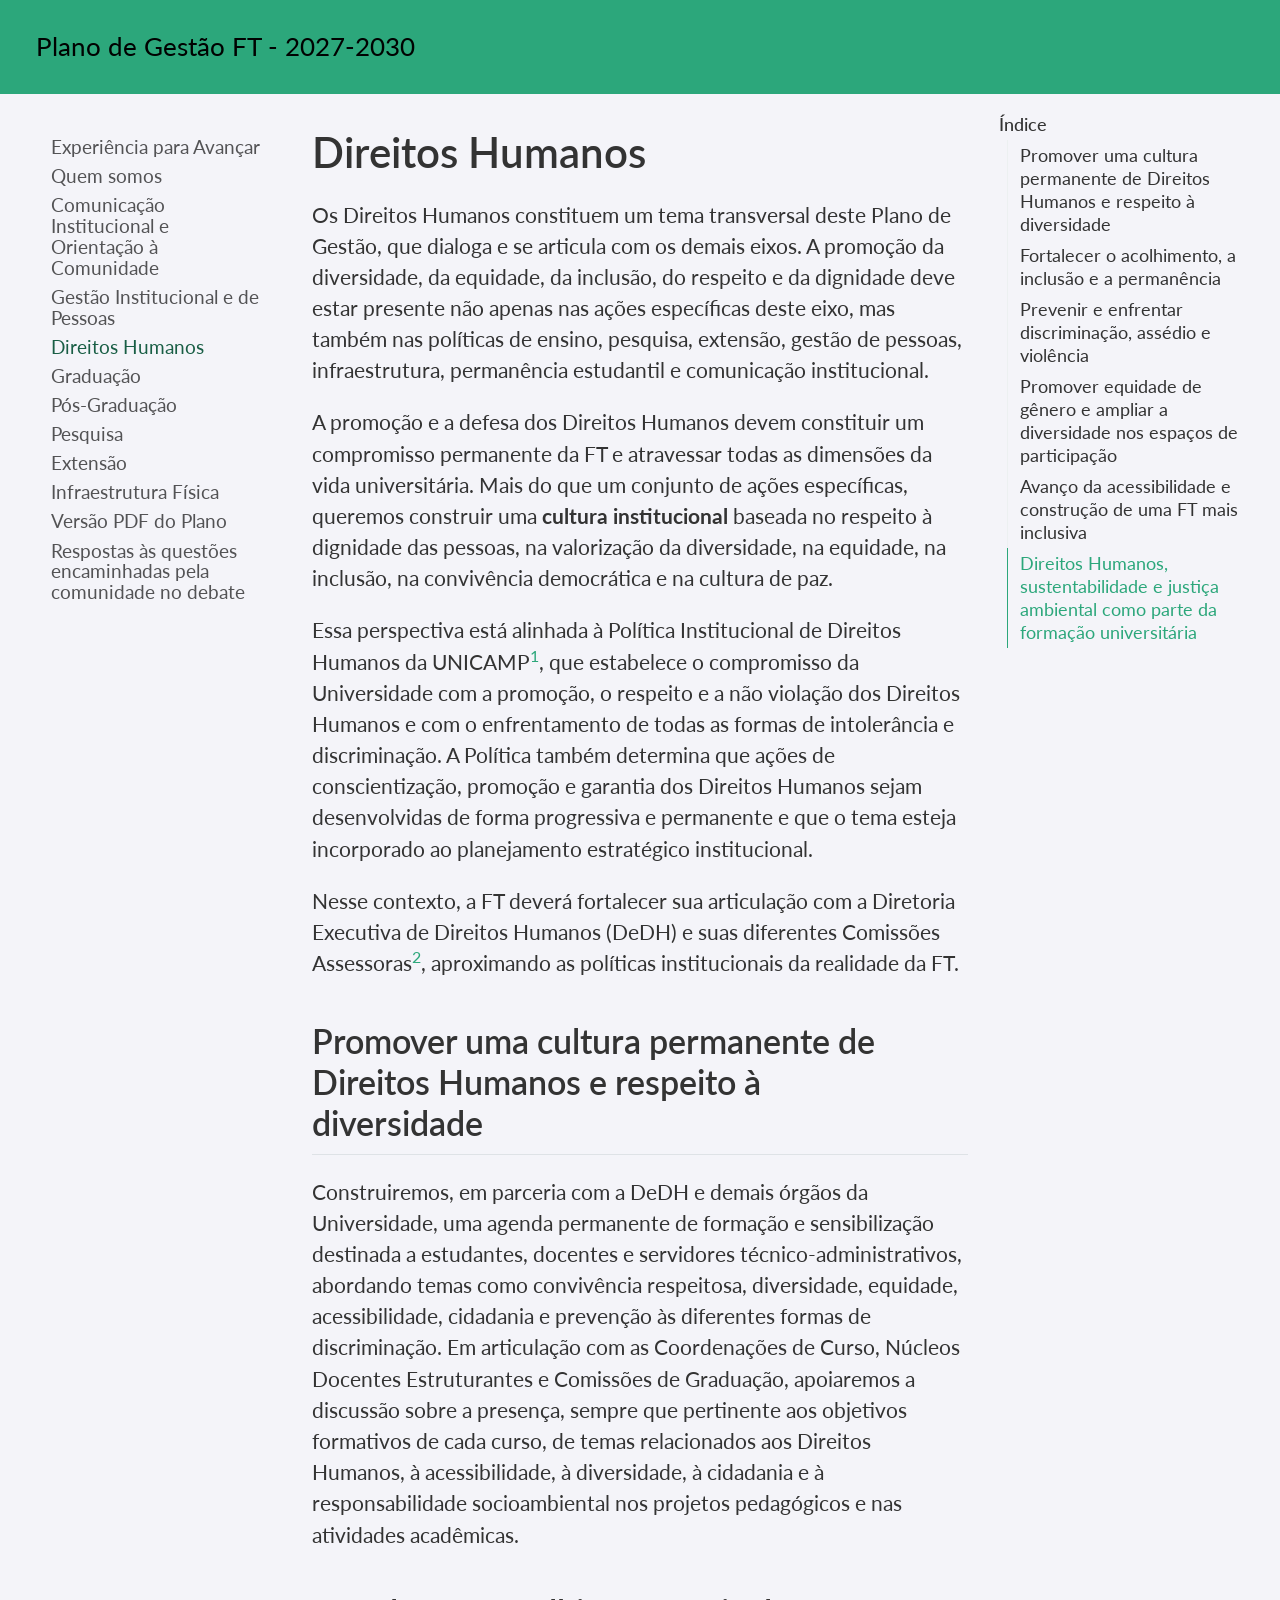
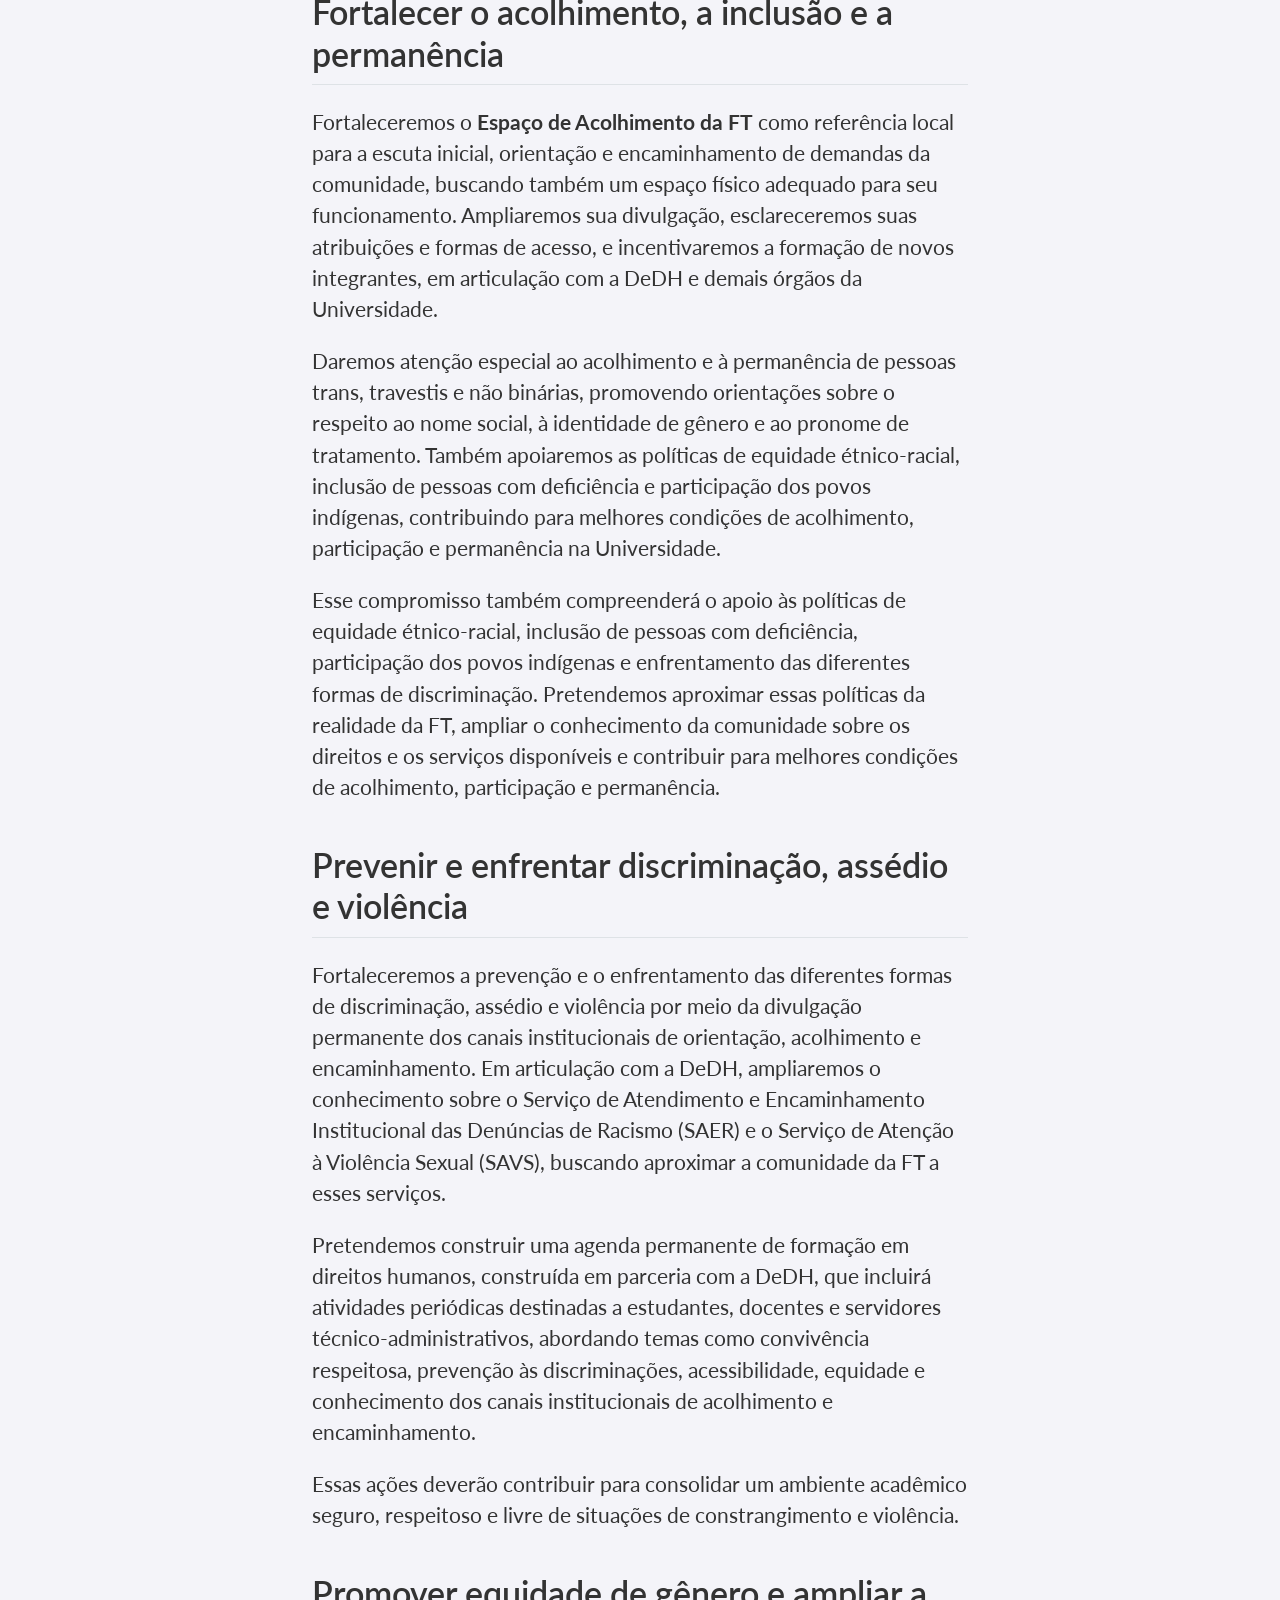
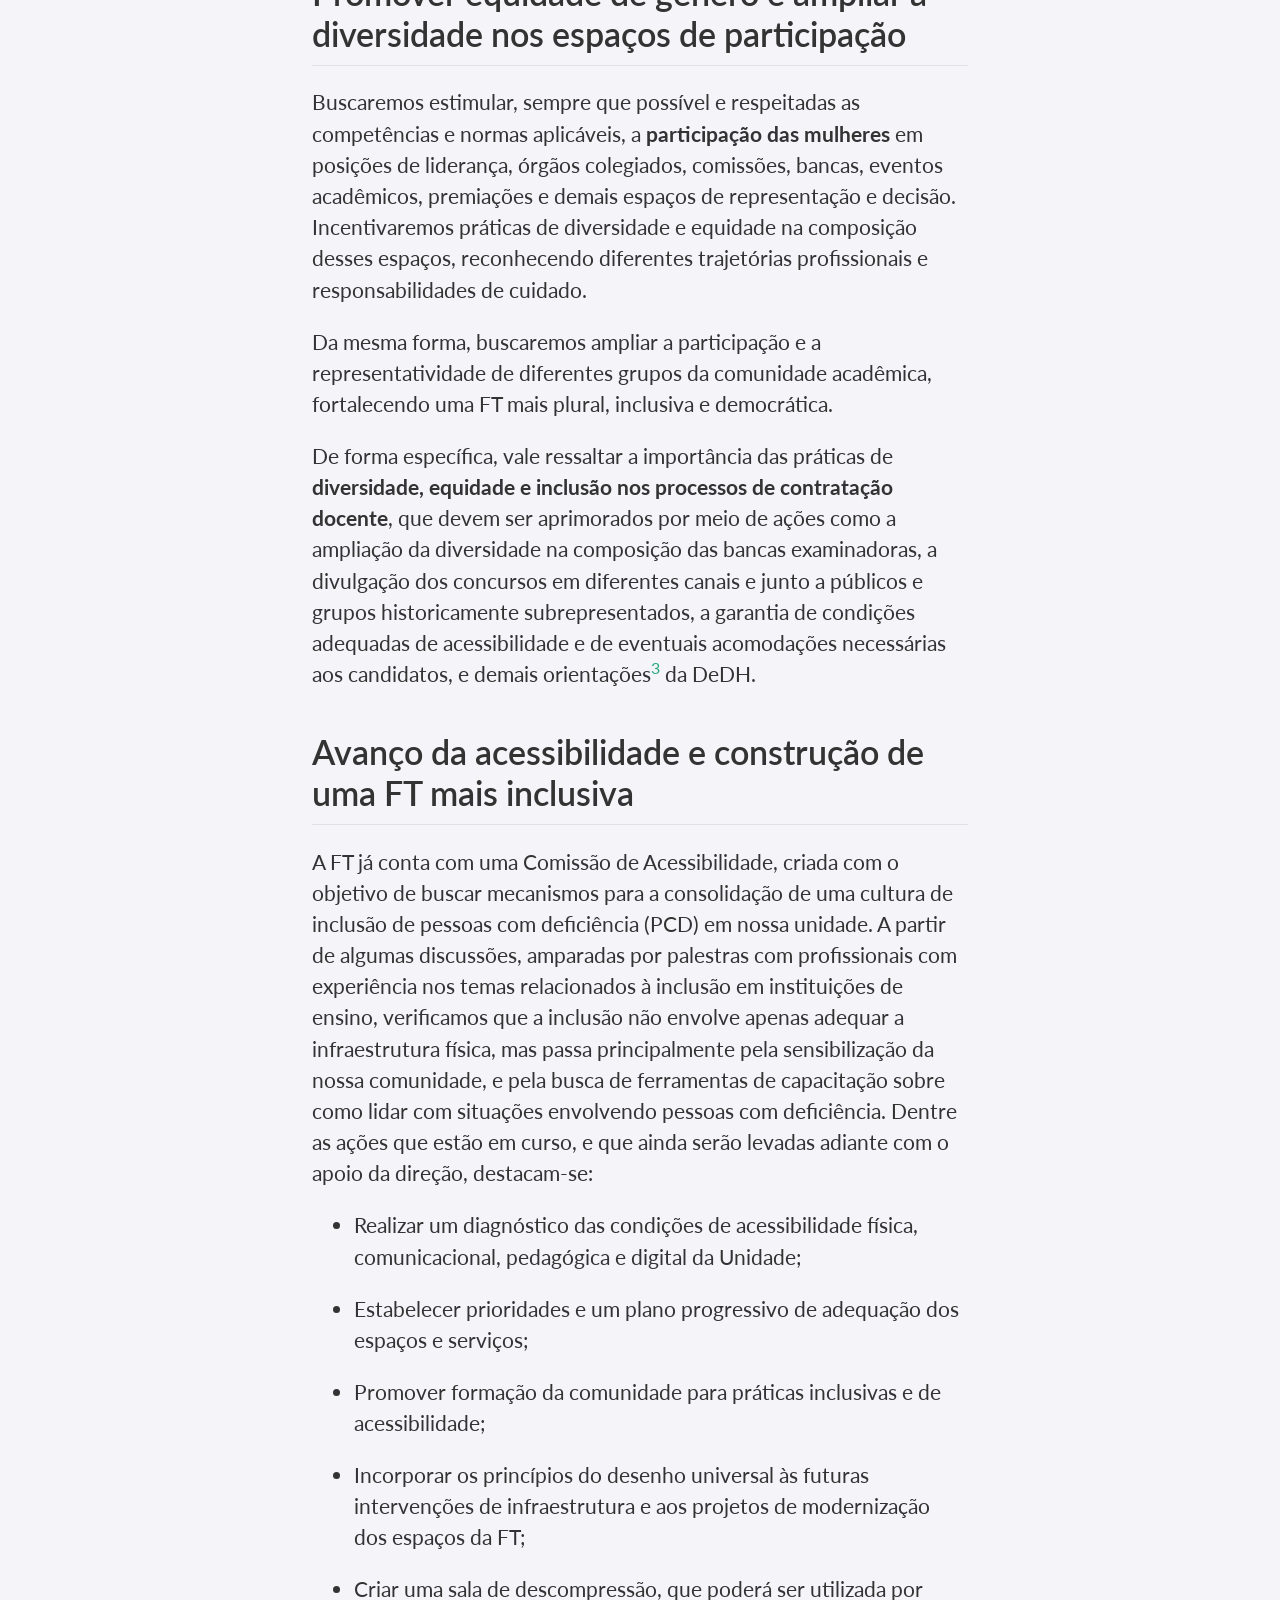
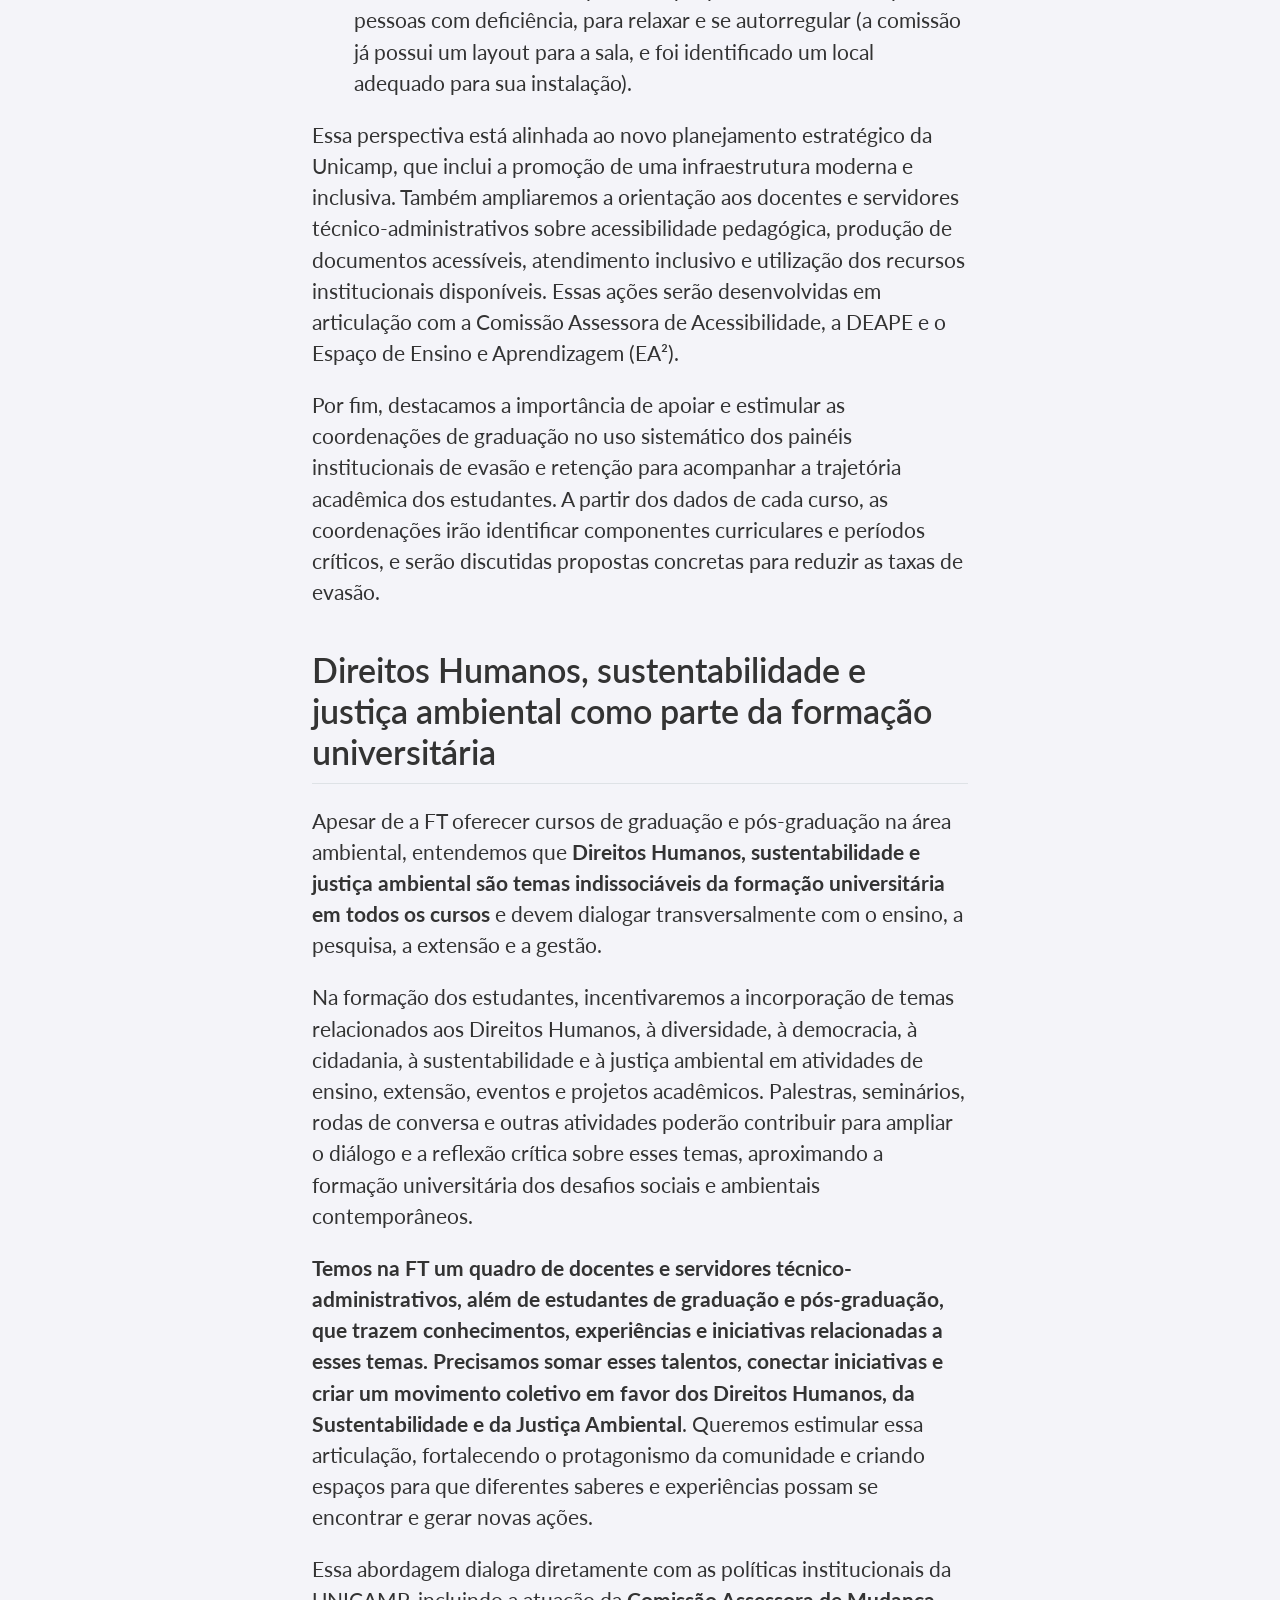
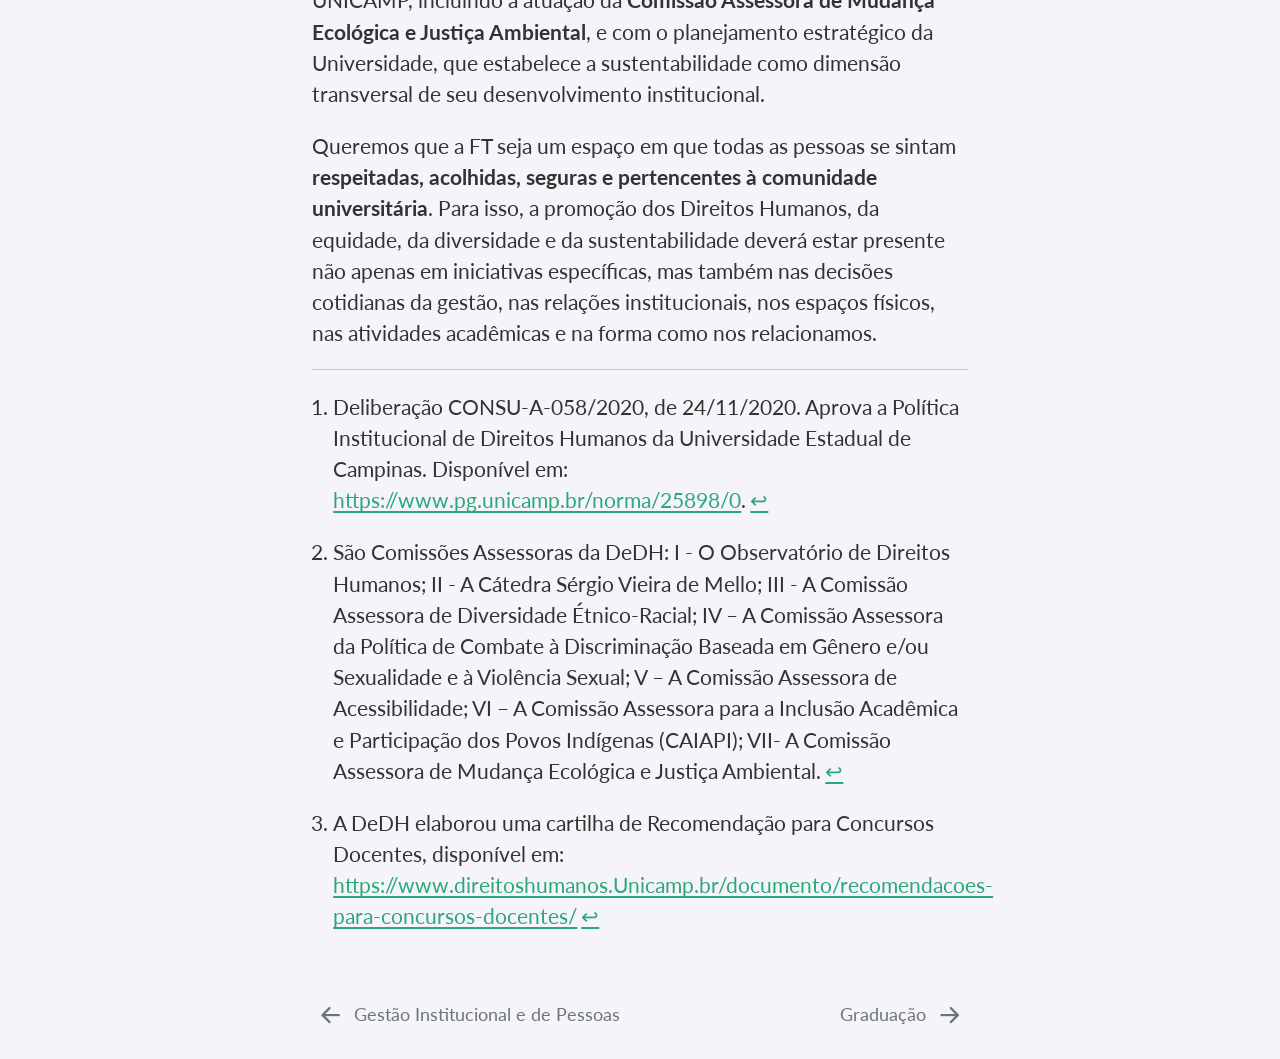
<file: docs/direitos-humanos.html>
<!DOCTYPE html>
<html xmlns="http://www.w3.org/1999/xhtml" lang="pt" xml:lang="pt"><head>

<meta charset="utf-8">
<meta name="generator" content="quarto-1.10.18">

<meta name="viewport" content="width=device-width, initial-scale=1.0, user-scalable=yes">


<title>Direitos Humanos – Plano de Gestão FT - 2027-2030</title>
<style>
/* Default styles provided by pandoc.
** See https://pandoc.org/MANUAL.html#variables-for-html for config info.
*/
span.smallcaps{font-variant: small-caps;}
div.columns{display: flex; gap: 1.5em;}
div.column{flex: auto;}
@media screen {
div.columns{gap: min(4vw, 1.5em);}
div.column{overflow-x: auto;}
}
div.hanging-indent{margin-left: 1.5em; text-indent: -1.5em;}
ul.task-list{list-style: none;}
ul.task-list li input[type="checkbox"] {
  width: 0.8em;
  margin: 0 0.8em 0.2em -1em; /* quarto-specific, see https://github.com/quarto-dev/quarto-cli/issues/4556 */ 
  vertical-align: middle;
}
</style>


<script src="site_libs/quarto-nav/quarto-nav.js"></script>
<script src="site_libs/quarto-nav/headroom.min.js"></script>
<script src="site_libs/clipboard/clipboard.min.js"></script>
<script src="site_libs/quarto-search/autocomplete.umd.js"></script>
<script src="site_libs/quarto-search/fuse.min.js"></script>
<script src="site_libs/quarto-search/quarto-search.js"></script>
<meta name="quarto:offset" content="./">
<link href="./graduacao.html" rel="next">
<link href="./gestao.html" rel="prev">
<script src="site_libs/quarto-html/quarto.js" type="module"></script>
<script src="site_libs/quarto-html/tabsets/tabsets.js" type="module"></script>
<script src="site_libs/quarto-html/popper.min.js"></script>
<script src="site_libs/quarto-html/tippy.umd.min.js"></script>
<script src="site_libs/quarto-html/anchor.min.js"></script>
<link href="site_libs/quarto-html/tippy.css" rel="stylesheet">
<link href="site_libs/quarto-html/quarto-syntax-highlighting-64a204ab8560d761af7679ceaba22944.css" rel="stylesheet" id="quarto-text-highlighting-styles">
<script src="site_libs/bootstrap/bootstrap.min.js"></script>
<link href="site_libs/bootstrap/bootstrap-icons.css" rel="stylesheet">
<link href="site_libs/bootstrap/bootstrap-000528a02bdd10b214853d05560731a4.min.css" rel="stylesheet" append-hash="true" id="quarto-bootstrap" data-mode="light">
<script id="quarto-search-options" type="application/json">{
  "location": "navbar",
  "copy-button": false,
  "collapse-after": 3,
  "panel-placement": "end",
  "type": "overlay",
  "limit": 50,
  "keyboard-shortcut": [
    "f",
    "/",
    "s"
  ],
  "show-item-context": false,
  "language": {
    "search-no-results-text": "Nenhum resultado",
    "search-matching-documents-text": "documentos correspondentes",
    "search-copy-link-title": "Copiar link para a busca",
    "search-hide-matches-text": "Esconder correspondências adicionais",
    "search-more-match-text": "mais correspondência neste documento",
    "search-more-matches-text": "mais correspondências neste documento",
    "search-clear-button-title": "Limpar",
    "search-text-placeholder": "",
    "search-detached-cancel-button-title": "Cancelar",
    "search-submit-button-title": "Enviar",
    "search-label": "Procurar"
  }
}</script>


<link rel="stylesheet" href="styles.css">
</head>

<body class="nav-sidebar floating nav-fixed quarto-light">

<div id="quarto-search-results"></div>
  <header id="quarto-header" class="headroom fixed-top">
    <nav class="navbar navbar-expand-lg " data-bs-theme="dark">
      <div class="navbar-container container-fluid">
      <div class="navbar-brand-container mx-auto">
    <a class="navbar-brand" href="./index.html">
    <span class="navbar-title">Plano de Gestão FT - 2027-2030</span>
    </a>
  </div>
        <div class="quarto-navbar-tools tools-end">
</div>
      </div> <!-- /container-fluid -->
    </nav>
  <nav class="quarto-secondary-nav">
    <div class="container-fluid d-flex">
      <button type="button" class="quarto-btn-toggle btn" data-bs-toggle="collapse" role="button" data-bs-target=".quarto-sidebar-collapse-item" aria-controls="quarto-sidebar" aria-expanded="false" aria-label="Alternar barra lateral" onclick="if (window.quartoToggleHeadroom) { window.quartoToggleHeadroom(); }">
        <i class="bi bi-layout-text-sidebar-reverse"></i>
      </button>
        <nav class="quarto-page-breadcrumbs" aria-label="breadcrumb"><ol class="breadcrumb"><li class="breadcrumb-item"><a href="./direitos-humanos.html"><span class="chapter-title">Direitos Humanos</span></a></li></ol></nav>
        <a class="flex-grow-1" role="navigation" data-bs-toggle="collapse" data-bs-target=".quarto-sidebar-collapse-item" aria-controls="quarto-sidebar" aria-expanded="false" aria-label="Alternar barra lateral" onclick="if (window.quartoToggleHeadroom) { window.quartoToggleHeadroom(); }">      
        </a>
    </div>
  </nav>
</header>
<!-- content -->
<div id="quarto-content" class="quarto-container page-columns page-rows-contents page-layout-full page-navbar">
<!-- sidebar -->
  <nav id="quarto-sidebar" class="sidebar collapse collapse-horizontal quarto-sidebar-collapse-item sidebar-navigation floating overflow-auto">
    <div class="sidebar-menu-container"> 
    <ul class="list-unstyled mt-1">
        <li class="sidebar-item">
  <div class="sidebar-item-container"> 
  <a href="./index.html" class="sidebar-item-text sidebar-link"><span class="chapter-title">Experiência para Avançar</span></a>
  </div>
</li>
        <li class="sidebar-item">
  <div class="sidebar-item-container"> 
  <a href="./quem-somos.html" class="sidebar-item-text sidebar-link"><span class="chapter-title">Quem somos</span></a>
  </div>
</li>
        <li class="sidebar-item">
  <div class="sidebar-item-container"> 
  <a href="./comunicacao.html" class="sidebar-item-text sidebar-link"><span class="chapter-title">Comunicação Institucional e Orientação à Comunidade</span></a>
  </div>
</li>
        <li class="sidebar-item">
  <div class="sidebar-item-container"> 
  <a href="./gestao.html" class="sidebar-item-text sidebar-link"><span class="chapter-title">Gestão Institucional e de Pessoas</span></a>
  </div>
</li>
        <li class="sidebar-item">
  <div class="sidebar-item-container"> 
  <a href="./direitos-humanos.html" class="sidebar-item-text sidebar-link active"><span class="chapter-title">Direitos Humanos</span></a>
  </div>
</li>
        <li class="sidebar-item">
  <div class="sidebar-item-container"> 
  <a href="./graduacao.html" class="sidebar-item-text sidebar-link"><span class="chapter-title">Graduação</span></a>
  </div>
</li>
        <li class="sidebar-item">
  <div class="sidebar-item-container"> 
  <a href="./pos-graduacao.html" class="sidebar-item-text sidebar-link"><span class="chapter-title">Pós-Graduação</span></a>
  </div>
</li>
        <li class="sidebar-item">
  <div class="sidebar-item-container"> 
  <a href="./pesquisa.html" class="sidebar-item-text sidebar-link"><span class="chapter-title">Pesquisa</span></a>
  </div>
</li>
        <li class="sidebar-item">
  <div class="sidebar-item-container"> 
  <a href="./extensao.html" class="sidebar-item-text sidebar-link"><span class="chapter-title">Extensão</span></a>
  </div>
</li>
        <li class="sidebar-item">
  <div class="sidebar-item-container"> 
  <a href="./infra.html" class="sidebar-item-text sidebar-link"><span class="chapter-title">Infraestrutura Física</span></a>
  </div>
</li>
        <li class="sidebar-item">
  <div class="sidebar-item-container"> 
  <a href="./pdf.html" class="sidebar-item-text sidebar-link"><span class="chapter-title">Versão PDF do Plano</span></a>
  </div>
</li>
        <li class="sidebar-item">
  <div class="sidebar-item-container"> 
  <a href="./respostas-debate.html" class="sidebar-item-text sidebar-link"><span class="chapter-title">Respostas às questões encaminhadas pela comunidade no debate</span></a>
  </div>
</li>
    </ul>
    </div>
</nav>
<div id="quarto-sidebar-glass" class="quarto-sidebar-collapse-item" data-bs-toggle="collapse" data-bs-target=".quarto-sidebar-collapse-item"></div>
<!-- margin-sidebar -->
    <div id="quarto-margin-sidebar" class="sidebar margin-sidebar">
        <nav id="TOC" role="doc-toc" class="toc-active">
    <h2 id="toc-title">Índice</h2>
   
  <ul>
  <li><a href="#promover-uma-cultura-permanente-de-direitos-humanos-e-respeito-à-diversidade" id="toc-promover-uma-cultura-permanente-de-direitos-humanos-e-respeito-à-diversidade" class="nav-link active" data-scroll-target="#promover-uma-cultura-permanente-de-direitos-humanos-e-respeito-à-diversidade">Promover uma cultura permanente de Direitos Humanos e respeito à diversidade</a></li>
  <li><a href="#fortalecer-o-acolhimento-a-inclusão-e-a-permanência" id="toc-fortalecer-o-acolhimento-a-inclusão-e-a-permanência" class="nav-link" data-scroll-target="#fortalecer-o-acolhimento-a-inclusão-e-a-permanência">Fortalecer o acolhimento, a inclusão e a permanência</a></li>
  <li><a href="#prevenir-e-enfrentar-discriminação-assédio-e-violência" id="toc-prevenir-e-enfrentar-discriminação-assédio-e-violência" class="nav-link" data-scroll-target="#prevenir-e-enfrentar-discriminação-assédio-e-violência">Prevenir e enfrentar discriminação, assédio e violência</a></li>
  <li><a href="#promover-equidade-de-gênero-e-ampliar-a-diversidade-nos-espaços-de-participação" id="toc-promover-equidade-de-gênero-e-ampliar-a-diversidade-nos-espaços-de-participação" class="nav-link" data-scroll-target="#promover-equidade-de-gênero-e-ampliar-a-diversidade-nos-espaços-de-participação">Promover equidade de gênero e ampliar a diversidade nos espaços de participação</a></li>
  <li><a href="#avanço-da-acessibilidade-e-construção-de-uma-ft-mais-inclusiva" id="toc-avanço-da-acessibilidade-e-construção-de-uma-ft-mais-inclusiva" class="nav-link" data-scroll-target="#avanço-da-acessibilidade-e-construção-de-uma-ft-mais-inclusiva">Avanço da acessibilidade e construção de uma FT mais inclusiva</a></li>
  <li><a href="#direitos-humanos-sustentabilidade-e-justiça-ambiental-como-parte-da-formação-universitária" id="toc-direitos-humanos-sustentabilidade-e-justiça-ambiental-como-parte-da-formação-universitária" class="nav-link" data-scroll-target="#direitos-humanos-sustentabilidade-e-justiça-ambiental-como-parte-da-formação-universitária">Direitos Humanos, sustentabilidade e justiça ambiental como parte da formação universitária</a></li>
  </ul>
</nav>
    </div>
<!-- main -->
<main class="content column-body" id="quarto-document-content">

<header id="title-block-header" class="quarto-title-block default">
<div class="quarto-title">
<h1 class="title"><span class="chapter-title">Direitos Humanos</span></h1>
</div>



<div class="quarto-title-meta column-body">

    
  
    
  </div>
  


</header>


<p>Os Direitos Humanos constituem um tema transversal deste Plano de Gestão, que dialoga e se articula com os demais eixos. A promoção da diversidade, da equidade, da inclusão, do respeito e da dignidade deve estar presente não apenas nas ações específicas deste eixo, mas também nas políticas de ensino, pesquisa, extensão, gestão de pessoas, infraestrutura, permanência estudantil e comunicação institucional.</p>
<p>A promoção e a defesa dos Direitos Humanos devem constituir um compromisso permanente da FT e atravessar todas as dimensões da vida universitária. Mais do que um conjunto de ações específicas, queremos construir uma <strong>cultura institucional</strong> baseada no respeito à dignidade das pessoas, na valorização da diversidade, na equidade, na inclusão, na convivência democrática e na cultura de paz.</p>
<p>Essa perspectiva está alinhada à Política Institucional de Direitos Humanos da UNICAMP<a href="#fn1" class="footnote-ref" id="fnref1" role="doc-noteref"><sup>1</sup></a>, que estabelece o compromisso da Universidade com a promoção, o respeito e a não violação dos Direitos Humanos e com o enfrentamento de todas as formas de intolerância e discriminação. A Política também determina que ações de conscientização, promoção e garantia dos Direitos Humanos sejam desenvolvidas de forma progressiva e permanente e que o tema esteja incorporado ao planejamento estratégico institucional.</p>
<p>Nesse contexto, a FT deverá fortalecer sua articulação com a Diretoria Executiva de Direitos Humanos (DeDH) e suas diferentes Comissões Assessoras<a href="#fn2" class="footnote-ref" id="fnref2" role="doc-noteref"><sup>2</sup></a>, aproximando as políticas institucionais da realidade da FT.</p>
<section id="promover-uma-cultura-permanente-de-direitos-humanos-e-respeito-à-diversidade" class="level2">
<h2 class="anchored" data-anchor-id="promover-uma-cultura-permanente-de-direitos-humanos-e-respeito-à-diversidade">Promover uma cultura permanente de Direitos Humanos e respeito à diversidade</h2>
<p>Construiremos, em parceria com a DeDH e demais órgãos da Universidade, uma agenda permanente de formação e sensibilização destinada a estudantes, docentes e servidores técnico-administrativos, abordando temas como convivência respeitosa, diversidade, equidade, acessibilidade, cidadania e prevenção às diferentes formas de discriminação. Em articulação com as Coordenações de Curso, Núcleos Docentes Estruturantes e Comissões de Graduação, apoiaremos a discussão sobre a presença, sempre que pertinente aos objetivos formativos de cada curso, de temas relacionados aos Direitos Humanos, à acessibilidade, à diversidade, à cidadania e à responsabilidade socioambiental nos projetos pedagógicos e nas atividades acadêmicas.</p>
</section>
<section id="fortalecer-o-acolhimento-a-inclusão-e-a-permanência" class="level2">
<h2 class="anchored" data-anchor-id="fortalecer-o-acolhimento-a-inclusão-e-a-permanência">Fortalecer o acolhimento, a inclusão e a permanência</h2>
<p>Fortaleceremos o <strong>Espaço de Acolhimento da FT</strong> como referência local para a escuta inicial, orientação e encaminhamento de demandas da comunidade, buscando também um espaço físico adequado para seu funcionamento. Ampliaremos sua divulgação, esclareceremos suas atribuições e formas de acesso, e incentivaremos a formação de novos integrantes, em articulação com a DeDH e demais órgãos da Universidade.</p>
<p>Daremos atenção especial ao acolhimento e à permanência de pessoas trans, travestis e não binárias, promovendo orientações sobre o respeito ao nome social, à identidade de gênero e ao pronome de tratamento. Também apoiaremos as políticas de equidade étnico-racial, inclusão de pessoas com deficiência e participação dos povos indígenas, contribuindo para melhores condições de acolhimento, participação e permanência na Universidade.</p>
<p>Esse compromisso também compreenderá o apoio às políticas de equidade étnico-racial, inclusão de pessoas com deficiência, participação dos povos indígenas e enfrentamento das diferentes formas de discriminação. Pretendemos aproximar essas políticas da realidade da FT, ampliar o conhecimento da comunidade sobre os direitos e os serviços disponíveis e contribuir para melhores condições de acolhimento, participação e permanência.</p>
</section>
<section id="prevenir-e-enfrentar-discriminação-assédio-e-violência" class="level2">
<h2 class="anchored" data-anchor-id="prevenir-e-enfrentar-discriminação-assédio-e-violência">Prevenir e enfrentar discriminação, assédio e violência</h2>
<p>Fortaleceremos a prevenção e o enfrentamento das diferentes formas de discriminação, assédio e violência por meio da divulgação permanente dos canais institucionais de orientação, acolhimento e encaminhamento. Em articulação com a DeDH, ampliaremos o conhecimento sobre o Serviço de Atendimento e Encaminhamento Institucional das Denúncias de Racismo (SAER) e o Serviço de Atenção à Violência Sexual (SAVS), buscando aproximar a comunidade da FT a esses serviços.</p>
<p>Pretendemos construir uma agenda permanente de formação em direitos humanos, construída em parceria com a DeDH, que incluirá atividades periódicas destinadas a estudantes, docentes e servidores técnico-administrativos, abordando temas como convivência respeitosa, prevenção às discriminações, acessibilidade, equidade e conhecimento dos canais institucionais de acolhimento e encaminhamento.</p>
<p>Essas ações deverão contribuir para consolidar um ambiente acadêmico seguro, respeitoso e livre de situações de constrangimento e violência.</p>
</section>
<section id="promover-equidade-de-gênero-e-ampliar-a-diversidade-nos-espaços-de-participação" class="level2">
<h2 class="anchored" data-anchor-id="promover-equidade-de-gênero-e-ampliar-a-diversidade-nos-espaços-de-participação">Promover equidade de gênero e ampliar a diversidade nos espaços de participação</h2>
<p>Buscaremos estimular, sempre que possível e respeitadas as competências e normas aplicáveis, a <strong>participação das mulheres</strong> em posições de liderança, órgãos colegiados, comissões, bancas, eventos acadêmicos, premiações e demais espaços de representação e decisão. Incentivaremos práticas de diversidade e equidade na composição desses espaços, reconhecendo diferentes trajetórias profissionais e responsabilidades de cuidado.</p>
<p>Da mesma forma, buscaremos ampliar a participação e a representatividade de diferentes grupos da comunidade acadêmica, fortalecendo uma FT mais plural, inclusiva e democrática.</p>
<p>De forma específica, vale ressaltar a importância das práticas de <strong>diversidade, equidade e inclusão nos processos de contratação docente</strong>, que devem ser aprimorados por meio de ações como a ampliação da diversidade na composição das bancas examinadoras, a divulgação dos concursos em diferentes canais e junto a públicos e grupos historicamente subrepresentados, a garantia de condições adequadas de acessibilidade e de eventuais acomodações necessárias aos candidatos, e demais orientações<a href="#fn3" class="footnote-ref" id="fnref3" role="doc-noteref"><sup>3</sup></a> da DeDH.</p>
</section>
<section id="avanço-da-acessibilidade-e-construção-de-uma-ft-mais-inclusiva" class="level2">
<h2 class="anchored" data-anchor-id="avanço-da-acessibilidade-e-construção-de-uma-ft-mais-inclusiva">Avanço da acessibilidade e construção de uma FT mais inclusiva</h2>
<p>A FT já conta com uma Comissão de Acessibilidade, criada com o objetivo de buscar mecanismos para a consolidação de uma cultura de inclusão de pessoas com deficiência (PCD) em nossa unidade. A partir de algumas discussões, amparadas por palestras com profissionais com experiência nos temas relacionados à inclusão em instituições de ensino, verificamos que a inclusão não envolve apenas adequar a infraestrutura física, mas passa principalmente pela sensibilização da nossa comunidade, e pela busca de ferramentas de capacitação sobre como lidar com situações envolvendo pessoas com deficiência. Dentre as ações que estão em curso, e que ainda serão levadas adiante com o apoio da direção, destacam-se:</p>
<ul>
<li><p>Realizar um diagnóstico das condições de acessibilidade física, comunicacional, pedagógica e digital da Unidade;</p></li>
<li><p>Estabelecer prioridades e um plano progressivo de adequação dos espaços e serviços;</p></li>
<li><p>Promover formação da comunidade para práticas inclusivas e de acessibilidade;</p></li>
<li><p>Incorporar os princípios do desenho universal às futuras intervenções de infraestrutura e aos projetos de modernização dos espaços da FT;</p></li>
<li><p>Criar uma sala de descompressão, que poderá ser utilizada por pessoas com deficiência, para relaxar e se autorregular (a comissão já possui um layout para a sala, e foi identificado um local adequado para sua instalação).</p></li>
</ul>
<p>Essa perspectiva está alinhada ao novo planejamento estratégico da Unicamp, que inclui a promoção de uma infraestrutura moderna e inclusiva. Também ampliaremos a orientação aos docentes e servidores técnico-administrativos sobre acessibilidade pedagógica, produção de documentos acessíveis, atendimento inclusivo e utilização dos recursos institucionais disponíveis. Essas ações serão desenvolvidas em articulação com a Comissão Assessora de Acessibilidade, a DEAPE e o Espaço de Ensino e Aprendizagem (EA²).</p>
<p>Por fim, destacamos a importância de apoiar e estimular as coordenações de graduação no uso sistemático dos painéis institucionais de evasão e retenção para acompanhar a trajetória acadêmica dos estudantes. A partir dos dados de cada curso, as coordenações irão identificar componentes curriculares e períodos críticos, e serão discutidas propostas concretas para reduzir as taxas de evasão.</p>
</section>
<section id="direitos-humanos-sustentabilidade-e-justiça-ambiental-como-parte-da-formação-universitária" class="level2">
<h2 class="anchored" data-anchor-id="direitos-humanos-sustentabilidade-e-justiça-ambiental-como-parte-da-formação-universitária">Direitos Humanos, sustentabilidade e justiça ambiental como parte da formação universitária</h2>
<p>Apesar de a FT oferecer cursos de graduação e pós-graduação na área ambiental, entendemos que <strong>Direitos Humanos, sustentabilidade e justiça ambiental são temas indissociáveis da formação universitária em todos os cursos</strong> e devem dialogar transversalmente com o ensino, a pesquisa, a extensão e a gestão.</p>
<p>Na formação dos estudantes, incentivaremos a incorporação de temas relacionados aos Direitos Humanos, à diversidade, à democracia, à cidadania, à sustentabilidade e à justiça ambiental em atividades de ensino, extensão, eventos e projetos acadêmicos. Palestras, seminários, rodas de conversa e outras atividades poderão contribuir para ampliar o diálogo e a reflexão crítica sobre esses temas, aproximando a formação universitária dos desafios sociais e ambientais contemporâneos.</p>
<p><strong>Temos na FT um quadro de docentes e servidores técnico-administrativos, além de estudantes de graduação e pós-graduação, que trazem conhecimentos, experiências e iniciativas relacionadas a esses temas. Precisamos somar esses talentos, conectar iniciativas e criar um movimento coletivo em favor dos Direitos Humanos, da Sustentabilidade e da Justiça Ambiental</strong>. Queremos estimular essa articulação, fortalecendo o protagonismo da comunidade e criando espaços para que diferentes saberes e experiências possam se encontrar e gerar novas ações.</p>
<p>Essa abordagem dialoga diretamente com as políticas institucionais da UNICAMP, incluindo a atuação da <strong>Comissão Assessora de Mudança Ecológica e Justiça Ambiental</strong>, e com o planejamento estratégico da Universidade, que estabelece a sustentabilidade como dimensão transversal de seu desenvolvimento institucional.</p>
<p>Queremos que a FT seja um espaço em que todas as pessoas se sintam <strong>respeitadas, acolhidas, seguras e pertencentes à comunidade universitária</strong>. Para isso, a promoção dos Direitos Humanos, da equidade, da diversidade e da sustentabilidade deverá estar presente não apenas em iniciativas específicas, mas também nas decisões cotidianas da gestão, nas relações institucionais, nos espaços físicos, nas atividades acadêmicas e na forma como nos relacionamos.</p>


</section>
<section id="footnotes" class="footnotes footnotes-end-of-document" role="doc-endnotes">
<hr>
<ol>
<li id="fn1"><p>Deliberação CONSU-A-058/2020, de 24/11/2020. Aprova a Política Institucional de Direitos Humanos da Universidade Estadual de Campinas. Disponível em: <a href="https://www.pg.unicamp.br/norma/25898/0">https://www.pg.unicamp.br/norma/25898/0</a>.<a href="#fnref1" class="footnote-back" role="doc-backlink">↩︎</a></p></li>
<li id="fn2"><p>São Comissões Assessoras da DeDH: I - O Observatório de Direitos Humanos; II - A Cátedra Sérgio Vieira de Mello; III - A Comissão Assessora de Diversidade Étnico-Racial; IV – A Comissão Assessora da Política de Combate à Discriminação Baseada em Gênero e/ou Sexualidade e à Violência Sexual; V – A Comissão Assessora de Acessibilidade; VI – A Comissão Assessora para a Inclusão Acadêmica e Participação dos Povos Indígenas (CAIAPI); VII- A Comissão Assessora de Mudança Ecológica e Justiça Ambiental.<a href="#fnref2" class="footnote-back" role="doc-backlink">↩︎</a></p></li>
<li id="fn3"><p>A DeDH elaborou uma cartilha de Recomendação para Concursos Docentes, disponível em: <a href="https://www.direitoshumanos.Unicamp.br/documento/recomendacoes-para-concursos-docentes/">https://www.direitoshumanos.Unicamp.br/documento/recomendacoes-para-concursos-docentes/</a><a href="#fnref3" class="footnote-back" role="doc-backlink">↩︎</a></p></li>
</ol>
</section>

</main> <!-- /main -->
<script id="quarto-html-after-body" type="application/javascript">
  window.document.addEventListener("DOMContentLoaded", function (event) {
    const icon = "";
    const anchorJS = new window.AnchorJS();
    anchorJS.options = {
      placement: 'right',
      icon: icon
    };
    anchorJS.add('.anchored');
    const isCodeAnnotation = (el) => {
      for (const clz of el.classList) {
        if (clz.startsWith('code-annotation-')) {                     
          return true;
        }
      }
      return false;
    }
    const onCopySuccess = function(e) {
      // button target
      const button = e.trigger;
      // don't keep focus
      button.blur();
      // flash "checked"
      button.classList.add('code-copy-button-checked');
      var currentTitle = button.getAttribute("title");
      button.setAttribute("title", "Copiada");
      let tooltip;
      if (window.bootstrap) {
        button.setAttribute("data-bs-toggle", "tooltip");
        button.setAttribute("data-bs-placement", "left");
        button.setAttribute("data-bs-title", "Copiada");
        tooltip = new bootstrap.Tooltip(button, 
          { trigger: "manual", 
            customClass: "code-copy-button-tooltip",
            offset: [0, -8]});
        tooltip.show();    
      }
      setTimeout(function() {
        if (tooltip) {
          tooltip.hide();
          button.removeAttribute("data-bs-title");
          button.removeAttribute("data-bs-toggle");
          button.removeAttribute("data-bs-placement");
        }
        button.setAttribute("title", currentTitle);
        button.classList.remove('code-copy-button-checked');
      }, 1000);
      // clear code selection
      e.clearSelection();
    }
    const getTextToCopy = function(trigger) {
      const outerScaffold = trigger.parentElement.cloneNode(true);
      const codeEl = outerScaffold.querySelector('code');
      for (const childEl of codeEl.children) {
        if (isCodeAnnotation(childEl)) {
          childEl.remove();
        }
      }
      return codeEl.innerText;
    }
    const clipboard = new window.ClipboardJS('.code-copy-button:not([data-in-quarto-modal])', {
      text: getTextToCopy
    });
    clipboard.on('success', onCopySuccess);
    if (window.document.getElementById('quarto-embedded-source-code-modal')) {
      const clipboardModal = new window.ClipboardJS('.code-copy-button[data-in-quarto-modal]', {
        text: getTextToCopy,
        container: window.document.getElementById('quarto-embedded-source-code-modal')
      });
      clipboardModal.on('success', onCopySuccess);
    }
      var localhostRegex = new RegExp(/^(?:http|https):\/\/localhost\:?[0-9]*\//);
      var mailtoRegex = new RegExp(/^mailto:/);
        var filterRegex = new RegExp('/' + window.location.host + '/');
      var isInternal = (href) => {
          return filterRegex.test(href) || localhostRegex.test(href) || mailtoRegex.test(href);
      }
      // Inspect non-navigation links and adorn them if external
     var links = window.document.querySelectorAll('a[href]:not(.nav-link):not(.navbar-brand):not(.toc-action):not(.sidebar-link):not(.sidebar-item-toggle):not(.pagination-link):not(.no-external):not([aria-hidden]):not(.dropdown-item):not(.quarto-navigation-tool):not(.about-link)');
      for (var i=0; i<links.length; i++) {
        const link = links[i];
        if (!isInternal(link.href)) {
          // undo the damage that might have been done by quarto-nav.js in the case of
          // links that we want to consider external
          if (link.dataset.originalHref !== undefined) {
            link.href = link.dataset.originalHref;
          }
        }
      }
    function tippyHover(el, contentFn, onTriggerFn, onUntriggerFn) {
      const config = {
        allowHTML: true,
        maxWidth: 500,
        delay: 100,
        arrow: false,
        appendTo: function(el) {
            return el.parentElement;
        },
        interactive: true,
        interactiveBorder: 10,
        theme: 'quarto',
        placement: 'bottom-start',
      };
      if (contentFn) {
        config.content = contentFn;
      }
      if (onTriggerFn) {
        config.onTrigger = onTriggerFn;
      }
      if (onUntriggerFn) {
        config.onUntrigger = onUntriggerFn;
      }
      window.tippy(el, config); 
    }
    const noterefs = window.document.querySelectorAll('a[role="doc-noteref"]');
    for (var i=0; i<noterefs.length; i++) {
      const ref = noterefs[i];
      tippyHover(ref, function() {
        // use id or data attribute instead here
        let href = ref.getAttribute('data-footnote-href') || ref.getAttribute('href');
        try { href = new URL(href).hash; } catch {}
        const id = href.replace(/^#\/?/, "");
        const note = window.document.getElementById(id);
        if (note) {
          return note.innerHTML;
        } else {
          return "";
        }
      });
    }
    const xrefs = window.document.querySelectorAll('a.quarto-xref');
    const processXRef = (id, note) => {
      // Strip column container classes
      const stripColumnClz = (el) => {
        el.classList.remove("page-full", "page-columns");
        if (el.children) {
          for (const child of el.children) {
            stripColumnClz(child);
          }
        }
      }
      stripColumnClz(note)
      if (id === null || id.startsWith('sec-')) {
        // Special case sections, only their first couple elements
        const container = document.createElement("div");
        if (note.children && note.children.length > 2) {
          container.appendChild(note.children[0].cloneNode(true));
          for (let i = 1; i < note.children.length; i++) {
            const child = note.children[i];
            if (child.tagName === "P" && child.innerText === "") {
              continue;
            } else {
              container.appendChild(child.cloneNode(true));
              break;
            }
          }
          if (window.Quarto?.typesetMath) {
            window.Quarto.typesetMath(container);
          }
          return container.innerHTML
        } else {
          if (window.Quarto?.typesetMath) {
            window.Quarto.typesetMath(note);
          }
          return note.innerHTML;
        }
      } else {
        // Remove any anchor links if they are present
        const anchorLink = note.querySelector('a.anchorjs-link');
        if (anchorLink) {
          anchorLink.remove();
        }
        if (window.Quarto?.typesetMath) {
          window.Quarto.typesetMath(note);
        }
        if (note.classList.contains("callout")) {
          return note.outerHTML;
        } else {
          return note.innerHTML;
        }
      }
    }
    for (var i=0; i<xrefs.length; i++) {
      const xref = xrefs[i];
      tippyHover(xref, undefined, function(instance) {
        instance.disable();
        let url = xref.getAttribute('href');
        let hash = undefined; 
        if (url.startsWith('#')) {
          hash = url;
        } else {
          try { hash = new URL(url).hash; } catch {}
        }
        if (hash) {
          const id = hash.replace(/^#\/?/, "");
          const note = window.document.getElementById(id);
          if (note !== null) {
            try {
              const html = processXRef(id, note.cloneNode(true));
              instance.setContent(html);
            } finally {
              instance.enable();
              instance.show();
            }
          } else {
            // See if we can fetch this
            fetch(url.split('#')[0])
            .then(res => res.text())
            .then(html => {
              const parser = new DOMParser();
              const htmlDoc = parser.parseFromString(html, "text/html");
              const note = htmlDoc.getElementById(id);
              if (note !== null) {
                const html = processXRef(id, note);
                instance.setContent(html);
              } 
            }).finally(() => {
              instance.enable();
              instance.show();
            });
          }
        } else {
          // See if we can fetch a full url (with no hash to target)
          // This is a special case and we should probably do some content thinning / targeting
          fetch(url)
          .then(res => res.text())
          .then(html => {
            const parser = new DOMParser();
            const htmlDoc = parser.parseFromString(html, "text/html");
            const note = htmlDoc.querySelector('main.content');
            if (note !== null) {
              // This should only happen for chapter cross references
              // (since there is no id in the URL)
              // remove the first header
              if (note.children.length > 0 && note.children[0].tagName === "HEADER") {
                note.children[0].remove();
              }
              const html = processXRef(null, note);
              instance.setContent(html);
            } 
          }).finally(() => {
            instance.enable();
            instance.show();
          });
        }
      }, function(instance) {
      });
    }
        let selectedAnnoteEl;
        const selectorForAnnotation = ( cell, annotation) => {
          let cellAttr = 'data-code-cell="' + cell + '"';
          let lineAttr = 'data-code-annotation="' +  annotation + '"';
          const selector = 'span[' + cellAttr + '][' + lineAttr + ']';
          return selector;
        }
        const selectCodeLines = (annoteEl) => {
          const doc = window.document;
          const targetCell = annoteEl.getAttribute("data-target-cell");
          const targetAnnotation = annoteEl.getAttribute("data-target-annotation");
          const annoteSpan = window.document.querySelector(selectorForAnnotation(targetCell, targetAnnotation));
          const lines = annoteSpan.getAttribute("data-code-lines").split(",");
          const lineIds = lines.map((line) => {
            return targetCell + "-" + line;
          })
          let top = null;
          let height = null;
          let parent = null;
          if (lineIds.length > 0) {
              //compute the position of the single el (top and bottom and make a div)
              const el = window.document.getElementById(lineIds[0]);
              top = el.offsetTop;
              height = el.offsetHeight;
              parent = el.parentElement.parentElement;
            if (lineIds.length > 1) {
              const lastEl = window.document.getElementById(lineIds[lineIds.length - 1]);
              const bottom = lastEl.offsetTop + lastEl.offsetHeight;
              height = bottom - top;
            }
            if (top !== null && height !== null && parent !== null) {
              // cook up a div (if necessary) and position it 
              let div = window.document.getElementById("code-annotation-line-highlight");
              if (div === null) {
                div = window.document.createElement("div");
                div.setAttribute("id", "code-annotation-line-highlight");
                div.style.position = 'absolute';
                parent.appendChild(div);
              }
              div.style.top = top - 2 + "px";
              div.style.height = height + 4 + "px";
              div.style.left = 0;
              let gutterDiv = window.document.getElementById("code-annotation-line-highlight-gutter");
              if (gutterDiv === null) {
                gutterDiv = window.document.createElement("div");
                gutterDiv.setAttribute("id", "code-annotation-line-highlight-gutter");
                gutterDiv.style.position = 'absolute';
                const codeCell = window.document.getElementById(targetCell);
                const gutter = codeCell.querySelector('.code-annotation-gutter');
                gutter.appendChild(gutterDiv);
              }
              gutterDiv.style.top = top - 2 + "px";
              gutterDiv.style.height = height + 4 + "px";
            }
            selectedAnnoteEl = annoteEl;
          }
        };
        const unselectCodeLines = () => {
          const elementsIds = ["code-annotation-line-highlight", "code-annotation-line-highlight-gutter"];
          elementsIds.forEach((elId) => {
            const div = window.document.getElementById(elId);
            if (div) {
              div.remove();
            }
          });
          selectedAnnoteEl = undefined;
        };
          // Handle positioning of the toggle
      window.addEventListener(
        "resize",
        throttle(() => {
          elRect = undefined;
          if (selectedAnnoteEl) {
            selectCodeLines(selectedAnnoteEl);
          }
        }, 10)
      );
      function throttle(fn, ms) {
      let throttle = false;
      let timer;
        return (...args) => {
          if(!throttle) { // first call gets through
              fn.apply(this, args);
              throttle = true;
          } else { // all the others get throttled
              if(timer) clearTimeout(timer); // cancel #2
              timer = setTimeout(() => {
                fn.apply(this, args);
                timer = throttle = false;
              }, ms);
          }
        };
      }
        // Attach click handler to the DT
        const annoteDls = window.document.querySelectorAll('dt[data-target-cell]');
        for (const annoteDlNode of annoteDls) {
          annoteDlNode.addEventListener('click', (event) => {
            const clickedEl = event.target;
            if (clickedEl !== selectedAnnoteEl) {
              unselectCodeLines();
              const activeEl = window.document.querySelector('dt[data-target-cell].code-annotation-active');
              if (activeEl) {
                activeEl.classList.remove('code-annotation-active');
              }
              selectCodeLines(clickedEl);
              clickedEl.classList.add('code-annotation-active');
            } else {
              // Unselect the line
              unselectCodeLines();
              clickedEl.classList.remove('code-annotation-active');
            }
          });
        }
    const findCites = (el) => {
      const parentEl = el.parentElement;
      if (parentEl) {
        const cites = parentEl.dataset.cites;
        if (cites) {
          return {
            el,
            cites: cites.split(' ')
          };
        } else {
          return findCites(el.parentElement)
        }
      } else {
        return undefined;
      }
    };
    var bibliorefs = window.document.querySelectorAll('a[role="doc-biblioref"]');
    for (var i=0; i<bibliorefs.length; i++) {
      const ref = bibliorefs[i];
      const citeInfo = findCites(ref);
      if (citeInfo) {
        tippyHover(citeInfo.el, function() {
          var popup = window.document.createElement('div');
          citeInfo.cites.forEach(function(cite) {
            var citeDiv = window.document.createElement('div');
            citeDiv.classList.add('hanging-indent');
            citeDiv.classList.add('csl-entry');
            var biblioDiv = window.document.getElementById('ref-' + cite);
            if (biblioDiv) {
              citeDiv.innerHTML = biblioDiv.innerHTML;
            }
            popup.appendChild(citeDiv);
          });
          return popup.innerHTML;
        });
      }
    }
  });
  </script>
<nav class="page-navigation column-body">
  <div class="nav-page nav-page-previous">
      <a href="./gestao.html" class="pagination-link" aria-label="Gestão Institucional e de Pessoas">
        <i class="bi bi-arrow-left-short"></i> <span class="nav-page-text"><span class="chapter-title">Gestão Institucional e de Pessoas</span></span>
      </a>          
  </div>
  <div class="nav-page nav-page-next">
      <a href="./graduacao.html" class="pagination-link" aria-label="Graduação">
        <span class="nav-page-text"><span class="chapter-title">Graduação</span></span> <i class="bi bi-arrow-right-short"></i>
      </a>
  </div>
</nav>
</div> <!-- /content -->




</body></html>
</file>
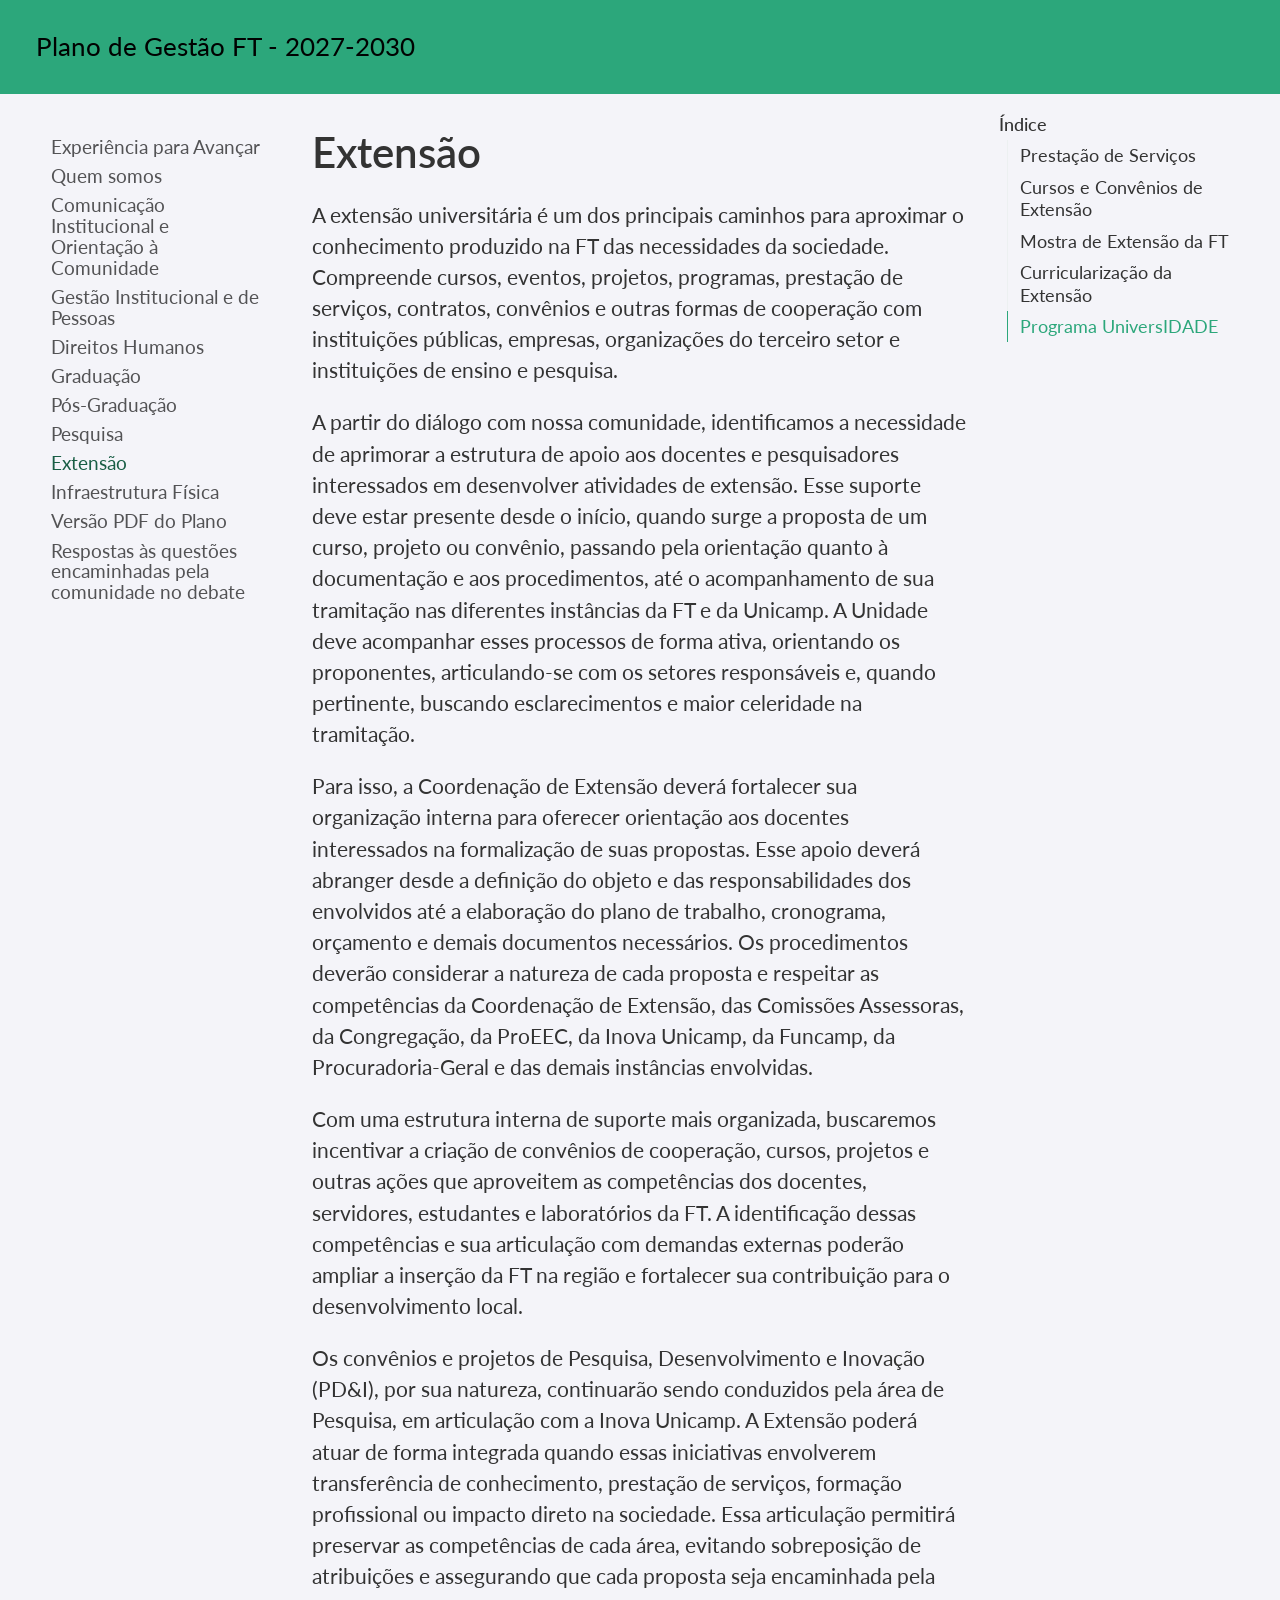
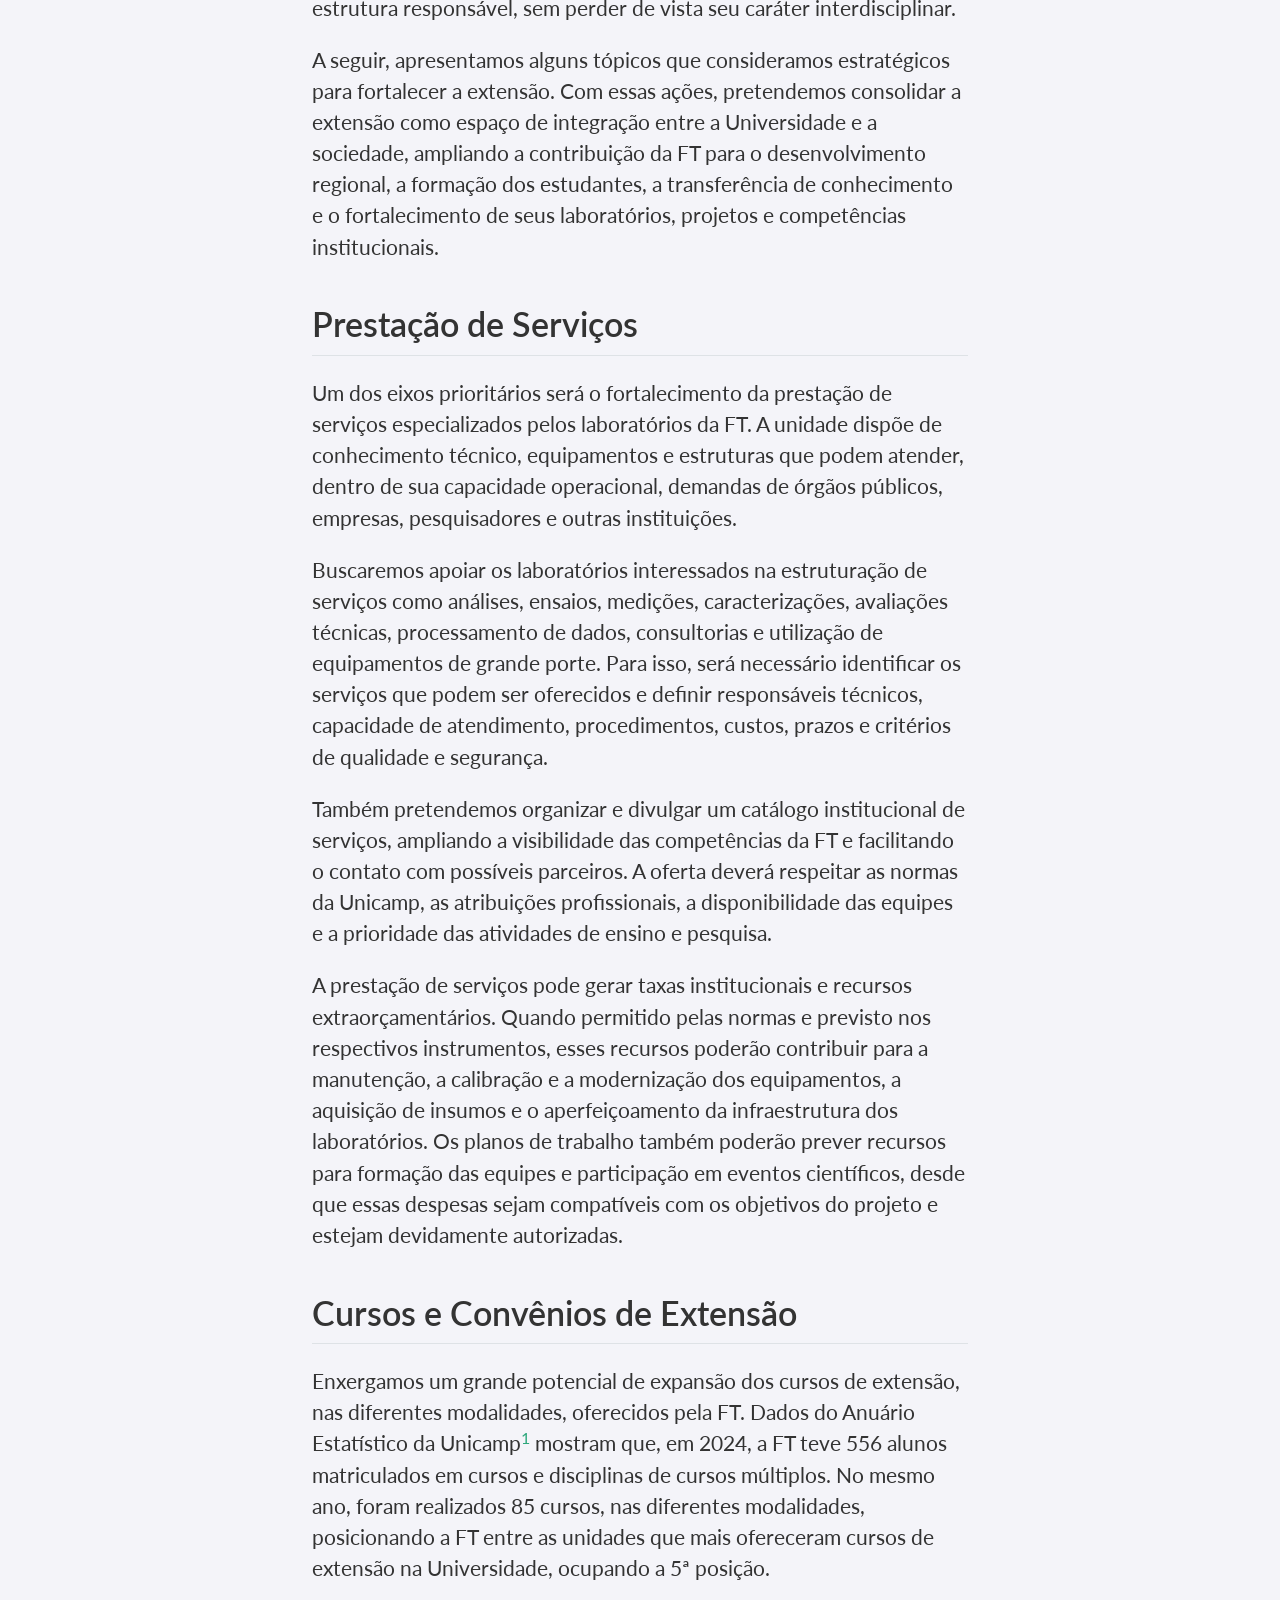
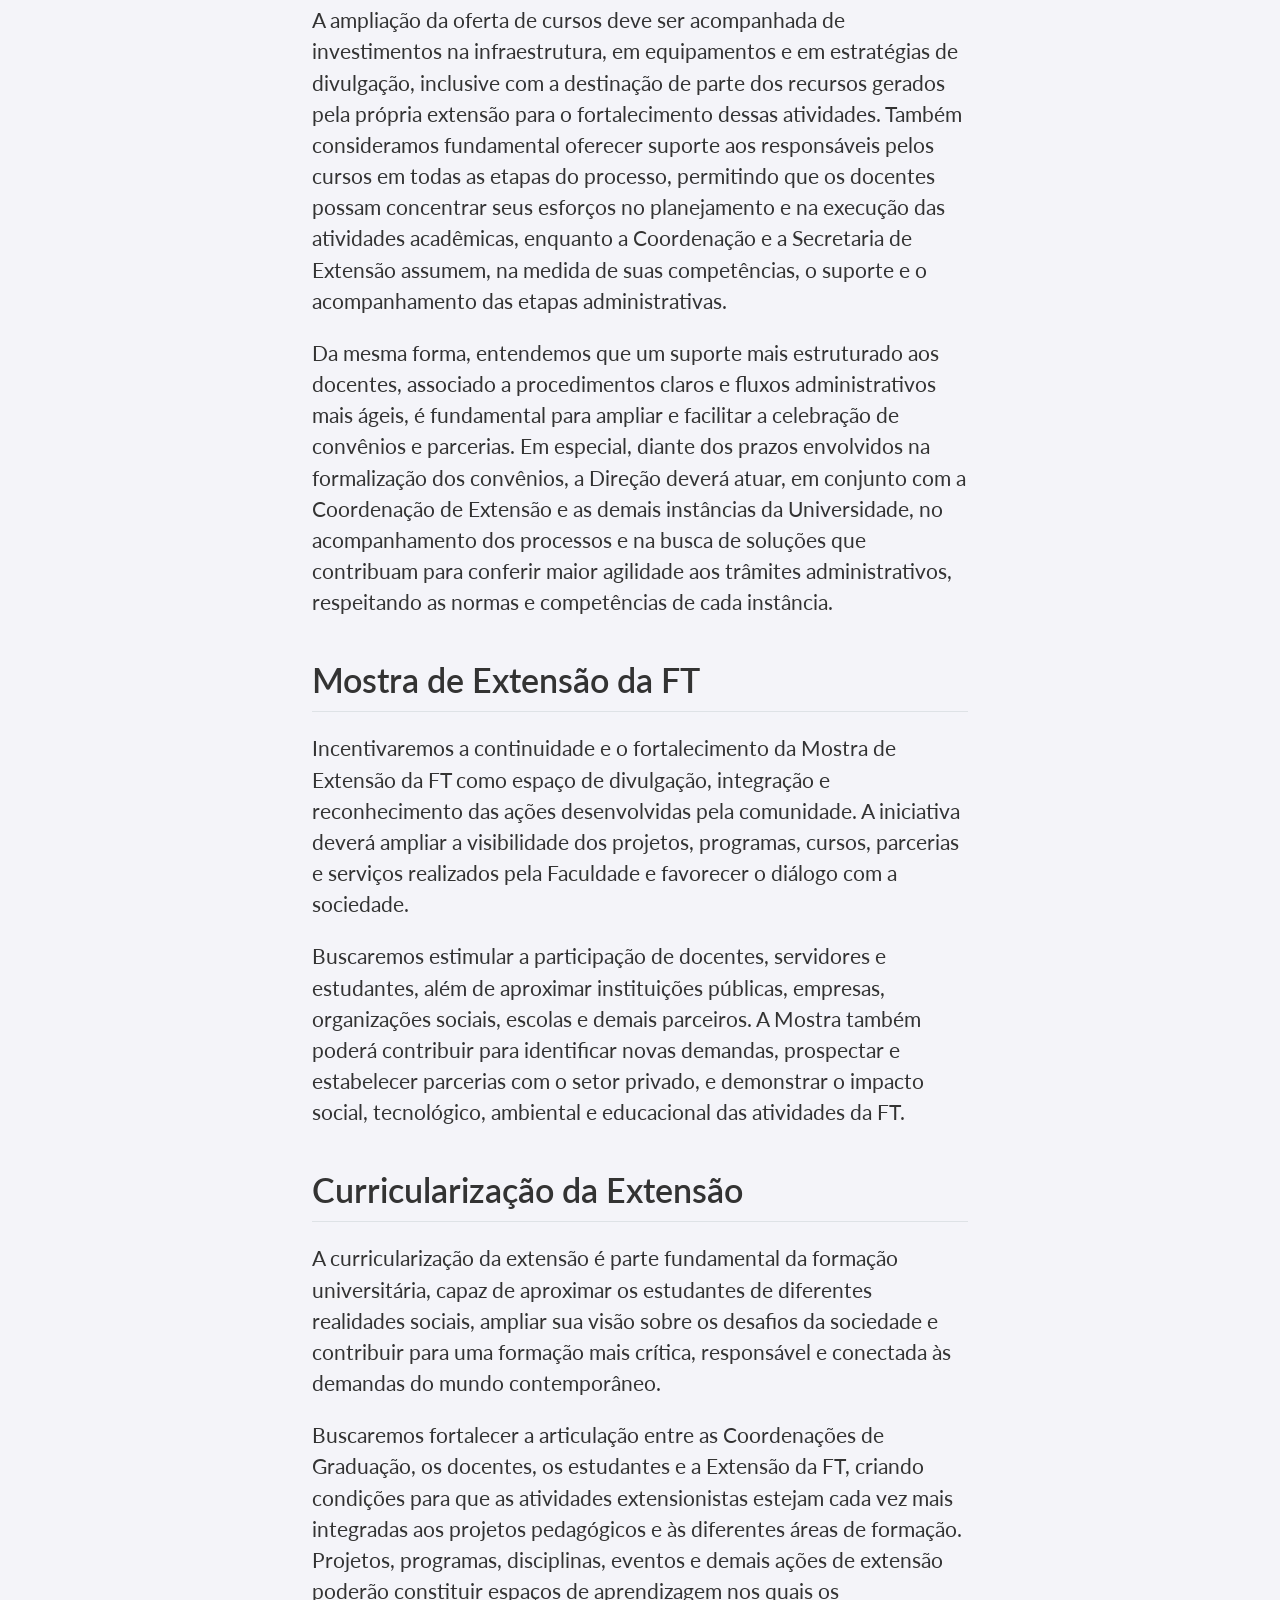
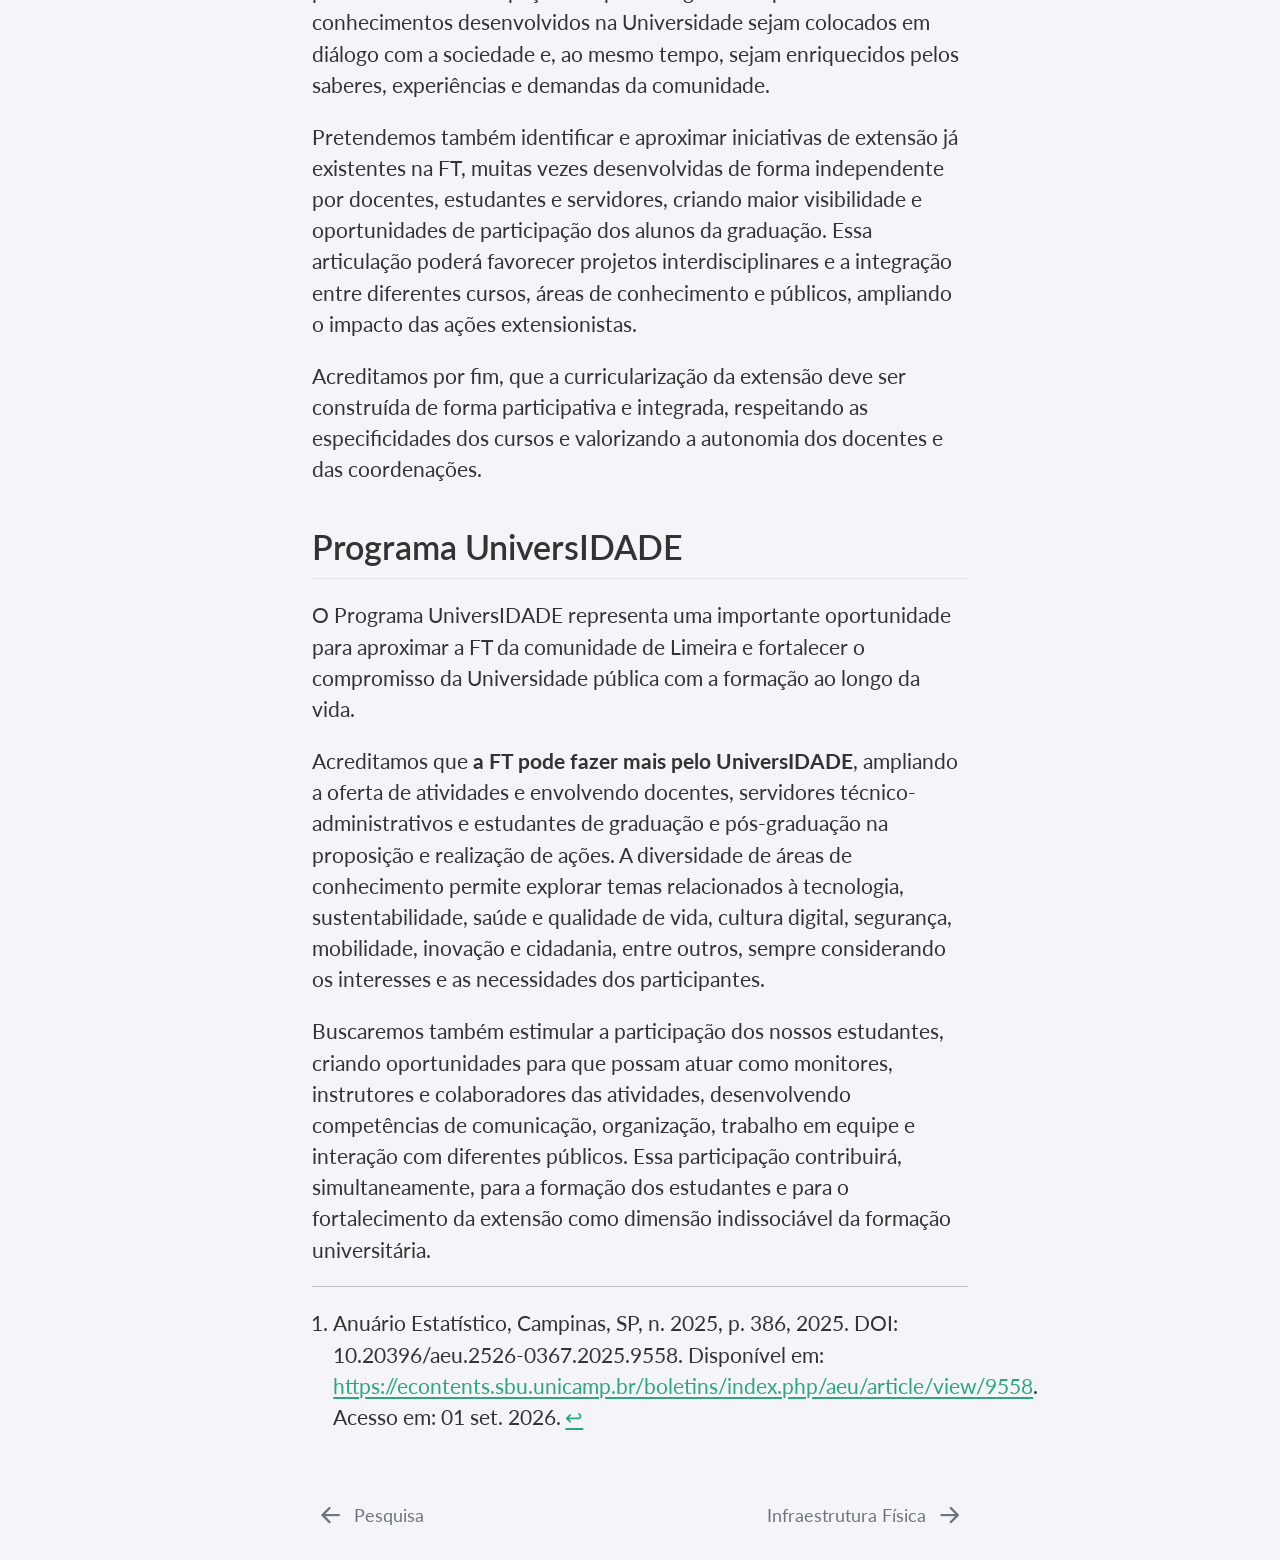
<file: docs/extensao.html>
<!DOCTYPE html>
<html xmlns="http://www.w3.org/1999/xhtml" lang="pt" xml:lang="pt"><head>

<meta charset="utf-8">
<meta name="generator" content="quarto-1.10.18">

<meta name="viewport" content="width=device-width, initial-scale=1.0, user-scalable=yes">


<title>Extensão – Plano de Gestão FT - 2027-2030</title>
<style>
/* Default styles provided by pandoc.
** See https://pandoc.org/MANUAL.html#variables-for-html for config info.
*/
span.smallcaps{font-variant: small-caps;}
div.columns{display: flex; gap: 1.5em;}
div.column{flex: auto;}
@media screen {
div.columns{gap: min(4vw, 1.5em);}
div.column{overflow-x: auto;}
}
div.hanging-indent{margin-left: 1.5em; text-indent: -1.5em;}
ul.task-list{list-style: none;}
ul.task-list li input[type="checkbox"] {
  width: 0.8em;
  margin: 0 0.8em 0.2em -1em; /* quarto-specific, see https://github.com/quarto-dev/quarto-cli/issues/4556 */ 
  vertical-align: middle;
}
</style>


<script src="site_libs/quarto-nav/quarto-nav.js"></script>
<script src="site_libs/quarto-nav/headroom.min.js"></script>
<script src="site_libs/clipboard/clipboard.min.js"></script>
<script src="site_libs/quarto-search/autocomplete.umd.js"></script>
<script src="site_libs/quarto-search/fuse.min.js"></script>
<script src="site_libs/quarto-search/quarto-search.js"></script>
<meta name="quarto:offset" content="./">
<link href="./infra.html" rel="next">
<link href="./pesquisa.html" rel="prev">
<script src="site_libs/quarto-html/quarto.js" type="module"></script>
<script src="site_libs/quarto-html/tabsets/tabsets.js" type="module"></script>
<script src="site_libs/quarto-html/popper.min.js"></script>
<script src="site_libs/quarto-html/tippy.umd.min.js"></script>
<script src="site_libs/quarto-html/anchor.min.js"></script>
<link href="site_libs/quarto-html/tippy.css" rel="stylesheet">
<link href="site_libs/quarto-html/quarto-syntax-highlighting-64a204ab8560d761af7679ceaba22944.css" rel="stylesheet" id="quarto-text-highlighting-styles">
<script src="site_libs/bootstrap/bootstrap.min.js"></script>
<link href="site_libs/bootstrap/bootstrap-icons.css" rel="stylesheet">
<link href="site_libs/bootstrap/bootstrap-000528a02bdd10b214853d05560731a4.min.css" rel="stylesheet" append-hash="true" id="quarto-bootstrap" data-mode="light">
<script id="quarto-search-options" type="application/json">{
  "location": "navbar",
  "copy-button": false,
  "collapse-after": 3,
  "panel-placement": "end",
  "type": "overlay",
  "limit": 50,
  "keyboard-shortcut": [
    "f",
    "/",
    "s"
  ],
  "show-item-context": false,
  "language": {
    "search-no-results-text": "Nenhum resultado",
    "search-matching-documents-text": "documentos correspondentes",
    "search-copy-link-title": "Copiar link para a busca",
    "search-hide-matches-text": "Esconder correspondências adicionais",
    "search-more-match-text": "mais correspondência neste documento",
    "search-more-matches-text": "mais correspondências neste documento",
    "search-clear-button-title": "Limpar",
    "search-text-placeholder": "",
    "search-detached-cancel-button-title": "Cancelar",
    "search-submit-button-title": "Enviar",
    "search-label": "Procurar"
  }
}</script>


<link rel="stylesheet" href="styles.css">
</head>

<body class="nav-sidebar floating nav-fixed quarto-light">

<div id="quarto-search-results"></div>
  <header id="quarto-header" class="headroom fixed-top">
    <nav class="navbar navbar-expand-lg " data-bs-theme="dark">
      <div class="navbar-container container-fluid">
      <div class="navbar-brand-container mx-auto">
    <a class="navbar-brand" href="./index.html">
    <span class="navbar-title">Plano de Gestão FT - 2027-2030</span>
    </a>
  </div>
        <div class="quarto-navbar-tools tools-end">
</div>
      </div> <!-- /container-fluid -->
    </nav>
  <nav class="quarto-secondary-nav">
    <div class="container-fluid d-flex">
      <button type="button" class="quarto-btn-toggle btn" data-bs-toggle="collapse" role="button" data-bs-target=".quarto-sidebar-collapse-item" aria-controls="quarto-sidebar" aria-expanded="false" aria-label="Alternar barra lateral" onclick="if (window.quartoToggleHeadroom) { window.quartoToggleHeadroom(); }">
        <i class="bi bi-layout-text-sidebar-reverse"></i>
      </button>
        <nav class="quarto-page-breadcrumbs" aria-label="breadcrumb"><ol class="breadcrumb"><li class="breadcrumb-item"><a href="./extensao.html"><span class="chapter-title">Extensão</span></a></li></ol></nav>
        <a class="flex-grow-1" role="navigation" data-bs-toggle="collapse" data-bs-target=".quarto-sidebar-collapse-item" aria-controls="quarto-sidebar" aria-expanded="false" aria-label="Alternar barra lateral" onclick="if (window.quartoToggleHeadroom) { window.quartoToggleHeadroom(); }">      
        </a>
    </div>
  </nav>
</header>
<!-- content -->
<div id="quarto-content" class="quarto-container page-columns page-rows-contents page-layout-full page-navbar">
<!-- sidebar -->
  <nav id="quarto-sidebar" class="sidebar collapse collapse-horizontal quarto-sidebar-collapse-item sidebar-navigation floating overflow-auto">
    <div class="sidebar-menu-container"> 
    <ul class="list-unstyled mt-1">
        <li class="sidebar-item">
  <div class="sidebar-item-container"> 
  <a href="./index.html" class="sidebar-item-text sidebar-link"><span class="chapter-title">Experiência para Avançar</span></a>
  </div>
</li>
        <li class="sidebar-item">
  <div class="sidebar-item-container"> 
  <a href="./quem-somos.html" class="sidebar-item-text sidebar-link"><span class="chapter-title">Quem somos</span></a>
  </div>
</li>
        <li class="sidebar-item">
  <div class="sidebar-item-container"> 
  <a href="./comunicacao.html" class="sidebar-item-text sidebar-link"><span class="chapter-title">Comunicação Institucional e Orientação à Comunidade</span></a>
  </div>
</li>
        <li class="sidebar-item">
  <div class="sidebar-item-container"> 
  <a href="./gestao.html" class="sidebar-item-text sidebar-link"><span class="chapter-title">Gestão Institucional e de Pessoas</span></a>
  </div>
</li>
        <li class="sidebar-item">
  <div class="sidebar-item-container"> 
  <a href="./direitos-humanos.html" class="sidebar-item-text sidebar-link"><span class="chapter-title">Direitos Humanos</span></a>
  </div>
</li>
        <li class="sidebar-item">
  <div class="sidebar-item-container"> 
  <a href="./graduacao.html" class="sidebar-item-text sidebar-link"><span class="chapter-title">Graduação</span></a>
  </div>
</li>
        <li class="sidebar-item">
  <div class="sidebar-item-container"> 
  <a href="./pos-graduacao.html" class="sidebar-item-text sidebar-link"><span class="chapter-title">Pós-Graduação</span></a>
  </div>
</li>
        <li class="sidebar-item">
  <div class="sidebar-item-container"> 
  <a href="./pesquisa.html" class="sidebar-item-text sidebar-link"><span class="chapter-title">Pesquisa</span></a>
  </div>
</li>
        <li class="sidebar-item">
  <div class="sidebar-item-container"> 
  <a href="./extensao.html" class="sidebar-item-text sidebar-link active"><span class="chapter-title">Extensão</span></a>
  </div>
</li>
        <li class="sidebar-item">
  <div class="sidebar-item-container"> 
  <a href="./infra.html" class="sidebar-item-text sidebar-link"><span class="chapter-title">Infraestrutura Física</span></a>
  </div>
</li>
        <li class="sidebar-item">
  <div class="sidebar-item-container"> 
  <a href="./pdf.html" class="sidebar-item-text sidebar-link"><span class="chapter-title">Versão PDF do Plano</span></a>
  </div>
</li>
        <li class="sidebar-item">
  <div class="sidebar-item-container"> 
  <a href="./respostas-debate.html" class="sidebar-item-text sidebar-link"><span class="chapter-title">Respostas às questões encaminhadas pela comunidade no debate</span></a>
  </div>
</li>
    </ul>
    </div>
</nav>
<div id="quarto-sidebar-glass" class="quarto-sidebar-collapse-item" data-bs-toggle="collapse" data-bs-target=".quarto-sidebar-collapse-item"></div>
<!-- margin-sidebar -->
    <div id="quarto-margin-sidebar" class="sidebar margin-sidebar">
        <nav id="TOC" role="doc-toc" class="toc-active">
    <h2 id="toc-title">Índice</h2>
   
  <ul>
  <li><a href="#prestação-de-serviços" id="toc-prestação-de-serviços" class="nav-link active" data-scroll-target="#prestação-de-serviços">Prestação de Serviços</a></li>
  <li><a href="#cursos-e-convênios-de-extensão" id="toc-cursos-e-convênios-de-extensão" class="nav-link" data-scroll-target="#cursos-e-convênios-de-extensão">Cursos e Convênios de Extensão</a></li>
  <li><a href="#mostra-de-extensão-da-ft" id="toc-mostra-de-extensão-da-ft" class="nav-link" data-scroll-target="#mostra-de-extensão-da-ft">Mostra de Extensão da FT</a></li>
  <li><a href="#curricularização-da-extensão" id="toc-curricularização-da-extensão" class="nav-link" data-scroll-target="#curricularização-da-extensão">Curricularização da Extensão</a></li>
  <li><a href="#programa-universidade" id="toc-programa-universidade" class="nav-link" data-scroll-target="#programa-universidade">Programa UniversIDADE</a></li>
  </ul>
</nav>
    </div>
<!-- main -->
<main class="content column-body" id="quarto-document-content">

<header id="title-block-header" class="quarto-title-block default">
<div class="quarto-title">
<h1 class="title"><span class="chapter-title">Extensão</span></h1>
</div>



<div class="quarto-title-meta column-body">

    
  
    
  </div>
  


</header>


<p>A extensão universitária é um dos principais caminhos para aproximar o conhecimento produzido na FT das necessidades da sociedade. Compreende cursos, eventos, projetos, programas, prestação de serviços, contratos, convênios e outras formas de cooperação com instituições públicas, empresas, organizações do terceiro setor e instituições de ensino e pesquisa.</p>
<p>A partir do diálogo com nossa comunidade, identificamos a necessidade de aprimorar a estrutura de apoio aos docentes e pesquisadores interessados em desenvolver atividades de extensão. Esse suporte deve estar presente desde o início, quando surge a proposta de um curso, projeto ou convênio, passando pela orientação quanto à documentação e aos procedimentos, até o acompanhamento de sua tramitação nas diferentes instâncias da FT e da Unicamp. A Unidade deve acompanhar esses processos de forma ativa, orientando os proponentes, articulando-se com os setores responsáveis e, quando pertinente, buscando esclarecimentos e maior celeridade na tramitação.</p>
<p>Para isso, a Coordenação de Extensão deverá fortalecer sua organização interna para oferecer orientação aos docentes interessados na formalização de suas propostas. Esse apoio deverá abranger desde a definição do objeto e das responsabilidades dos envolvidos até a elaboração do plano de trabalho, cronograma, orçamento e demais documentos necessários. Os procedimentos deverão considerar a natureza de cada proposta e respeitar as competências da Coordenação de Extensão, das Comissões Assessoras, da Congregação, da ProEEC, da Inova Unicamp, da Funcamp, da Procuradoria-Geral e das demais instâncias envolvidas.</p>
<p>Com uma estrutura interna de suporte mais organizada, buscaremos incentivar a criação de convênios de cooperação, cursos, projetos e outras ações que aproveitem as competências dos docentes, servidores, estudantes e laboratórios da FT. A identificação dessas competências e sua articulação com demandas externas poderão ampliar a inserção da FT na região e fortalecer sua contribuição para o desenvolvimento local.</p>
<p>Os convênios e projetos de Pesquisa, Desenvolvimento e Inovação (PD&amp;I), por sua natureza, continuarão sendo conduzidos pela área de Pesquisa, em articulação com a Inova Unicamp. A Extensão poderá atuar de forma integrada quando essas iniciativas envolverem transferência de conhecimento, prestação de serviços, formação profissional ou impacto direto na sociedade. Essa articulação permitirá preservar as competências de cada área, evitando sobreposição de atribuições e assegurando que cada proposta seja encaminhada pela estrutura responsável, sem perder de vista seu caráter interdisciplinar.</p>
<p>A seguir, apresentamos alguns tópicos que consideramos estratégicos para fortalecer a extensão. Com essas ações, pretendemos consolidar a extensão como espaço de integração entre a Universidade e a sociedade, ampliando a contribuição da FT para o desenvolvimento regional, a formação dos estudantes, a transferência de conhecimento e o fortalecimento de seus laboratórios, projetos e competências institucionais.</p>
<section id="prestação-de-serviços" class="level2">
<h2 class="anchored" data-anchor-id="prestação-de-serviços">Prestação de Serviços</h2>
<p>Um dos eixos prioritários será o fortalecimento da prestação de serviços especializados pelos laboratórios da FT. A unidade dispõe de conhecimento técnico, equipamentos e estruturas que podem atender, dentro de sua capacidade operacional, demandas de órgãos públicos, empresas, pesquisadores e outras instituições.</p>
<p>Buscaremos apoiar os laboratórios interessados na estruturação de serviços como análises, ensaios, medições, caracterizações, avaliações técnicas, processamento de dados, consultorias e utilização de equipamentos de grande porte. Para isso, será necessário identificar os serviços que podem ser oferecidos e definir responsáveis técnicos, capacidade de atendimento, procedimentos, custos, prazos e critérios de qualidade e segurança.</p>
<p>Também pretendemos organizar e divulgar um catálogo institucional de serviços, ampliando a visibilidade das competências da FT e facilitando o contato com possíveis parceiros. A oferta deverá respeitar as normas da Unicamp, as atribuições profissionais, a disponibilidade das equipes e a prioridade das atividades de ensino e pesquisa.</p>
<p>A prestação de serviços pode gerar taxas institucionais e recursos extraorçamentários. Quando permitido pelas normas e previsto nos respectivos instrumentos, esses recursos poderão contribuir para a manutenção, a calibração e a modernização dos equipamentos, a aquisição de insumos e o aperfeiçoamento da infraestrutura dos laboratórios. Os planos de trabalho também poderão prever recursos para formação das equipes e participação em eventos científicos, desde que essas despesas sejam compatíveis com os objetivos do projeto e estejam devidamente autorizadas.</p>
</section>
<section id="cursos-e-convênios-de-extensão" class="level2">
<h2 class="anchored" data-anchor-id="cursos-e-convênios-de-extensão">Cursos e Convênios de Extensão</h2>
<p>Enxergamos um grande potencial de expansão dos cursos de extensão, nas diferentes modalidades, oferecidos pela FT. Dados do Anuário Estatístico da Unicamp<a href="#fn1" class="footnote-ref" id="fnref1" role="doc-noteref"><sup>1</sup></a> mostram que, em 2024, a FT teve 556 alunos matriculados em cursos e disciplinas de cursos múltiplos. No mesmo ano, foram realizados 85 cursos, nas diferentes modalidades, posicionando a FT entre as unidades que mais ofereceram cursos de extensão na Universidade, ocupando a 5ª posição.</p>
<p>A ampliação da oferta de cursos deve ser acompanhada de investimentos na infraestrutura, em equipamentos e em estratégias de divulgação, inclusive com a destinação de parte dos recursos gerados pela própria extensão para o fortalecimento dessas atividades. Também consideramos fundamental oferecer suporte aos responsáveis pelos cursos em todas as etapas do processo, permitindo que os docentes possam concentrar seus esforços no planejamento e na execução das atividades acadêmicas, enquanto a Coordenação e a Secretaria de Extensão assumem, na medida de suas competências, o suporte e o acompanhamento das etapas administrativas.</p>
<p>Da mesma forma, entendemos que um suporte mais estruturado aos docentes, associado a procedimentos claros e fluxos administrativos mais ágeis, é fundamental para ampliar e facilitar a celebração de convênios e parcerias. Em especial, diante dos prazos envolvidos na formalização dos convênios, a Direção deverá atuar, em conjunto com a Coordenação de Extensão e as demais instâncias da Universidade, no acompanhamento dos processos e na busca de soluções que contribuam para conferir maior agilidade aos trâmites administrativos, respeitando as normas e competências de cada instância.</p>
</section>
<section id="mostra-de-extensão-da-ft" class="level2">
<h2 class="anchored" data-anchor-id="mostra-de-extensão-da-ft">Mostra de Extensão da FT</h2>
<p>Incentivaremos a continuidade e o fortalecimento da Mostra de Extensão da FT como espaço de divulgação, integração e reconhecimento das ações desenvolvidas pela comunidade. A iniciativa deverá ampliar a visibilidade dos projetos, programas, cursos, parcerias e serviços realizados pela Faculdade e favorecer o diálogo com a sociedade.</p>
<p>Buscaremos estimular a participação de docentes, servidores e estudantes, além de aproximar instituições públicas, empresas, organizações sociais, escolas e demais parceiros. A Mostra também poderá contribuir para identificar novas demandas, prospectar e estabelecer parcerias com o setor privado, e demonstrar o impacto social, tecnológico, ambiental e educacional das atividades da FT.</p>
</section>
<section id="curricularização-da-extensão" class="level2">
<h2 class="anchored" data-anchor-id="curricularização-da-extensão">Curricularização da Extensão</h2>
<p>A curricularização da extensão é parte fundamental da formação universitária, capaz de aproximar os estudantes de diferentes realidades sociais, ampliar sua visão sobre os desafios da sociedade e contribuir para uma formação mais crítica, responsável e conectada às demandas do mundo contemporâneo.</p>
<p>Buscaremos fortalecer a articulação entre as Coordenações de Graduação, os docentes, os estudantes e a Extensão da FT, criando condições para que as atividades extensionistas estejam cada vez mais integradas aos projetos pedagógicos e às diferentes áreas de formação. Projetos, programas, disciplinas, eventos e demais ações de extensão poderão constituir espaços de aprendizagem nos quais os conhecimentos desenvolvidos na Universidade sejam colocados em diálogo com a sociedade e, ao mesmo tempo, sejam enriquecidos pelos saberes, experiências e demandas da comunidade.</p>
<p>Pretendemos também identificar e aproximar iniciativas de extensão já existentes na FT, muitas vezes desenvolvidas de forma independente por docentes, estudantes e servidores, criando maior visibilidade e oportunidades de participação dos alunos da graduação. Essa articulação poderá favorecer projetos interdisciplinares e a integração entre diferentes cursos, áreas de conhecimento e públicos, ampliando o impacto das ações extensionistas.</p>
<p>Acreditamos por fim, que a curricularização da extensão deve ser construída de forma participativa e integrada, respeitando as especificidades dos cursos e valorizando a autonomia dos docentes e das coordenações.</p>
</section>
<section id="programa-universidade" class="level2">
<h2 class="anchored" data-anchor-id="programa-universidade">Programa UniversIDADE</h2>
<p>O Programa UniversIDADE representa uma importante oportunidade para aproximar a FT da comunidade de Limeira e fortalecer o compromisso da Universidade pública com a formação ao longo da vida.</p>
<p>Acreditamos que <strong>a FT pode fazer mais pelo UniversIDADE</strong>, ampliando a oferta de atividades e envolvendo docentes, servidores técnico-administrativos e estudantes de graduação e pós-graduação na proposição e realização de ações. A diversidade de áreas de conhecimento permite explorar temas relacionados à tecnologia, sustentabilidade, saúde e qualidade de vida, cultura digital, segurança, mobilidade, inovação e cidadania, entre outros, sempre considerando os interesses e as necessidades dos participantes.</p>
<p>Buscaremos também estimular a participação dos nossos estudantes, criando oportunidades para que possam atuar como monitores, instrutores e colaboradores das atividades, desenvolvendo competências de comunicação, organização, trabalho em equipe e interação com diferentes públicos. Essa participação contribuirá, simultaneamente, para a formação dos estudantes e para o fortalecimento da extensão como dimensão indissociável da formação universitária.</p>


</section>
<section id="footnotes" class="footnotes footnotes-end-of-document" role="doc-endnotes">
<hr>
<ol>
<li id="fn1"><p>Anuário Estatístico, Campinas, SP, n.&nbsp;2025, p.&nbsp;386, 2025. DOI: 10.20396/aeu.2526-0367.2025.9558. Disponível em: <a href="https://econtents.sbu.unicamp.br/boletins/index.php/aeu/article/view/9558">https://econtents.sbu.unicamp.br/boletins/index.php/aeu/article/view/9558</a>. Acesso em: 01 set. 2026.<a href="#fnref1" class="footnote-back" role="doc-backlink">↩︎</a></p></li>
</ol>
</section>

</main> <!-- /main -->
<script id="quarto-html-after-body" type="application/javascript">
  window.document.addEventListener("DOMContentLoaded", function (event) {
    const icon = "";
    const anchorJS = new window.AnchorJS();
    anchorJS.options = {
      placement: 'right',
      icon: icon
    };
    anchorJS.add('.anchored');
    const isCodeAnnotation = (el) => {
      for (const clz of el.classList) {
        if (clz.startsWith('code-annotation-')) {                     
          return true;
        }
      }
      return false;
    }
    const onCopySuccess = function(e) {
      // button target
      const button = e.trigger;
      // don't keep focus
      button.blur();
      // flash "checked"
      button.classList.add('code-copy-button-checked');
      var currentTitle = button.getAttribute("title");
      button.setAttribute("title", "Copiada");
      let tooltip;
      if (window.bootstrap) {
        button.setAttribute("data-bs-toggle", "tooltip");
        button.setAttribute("data-bs-placement", "left");
        button.setAttribute("data-bs-title", "Copiada");
        tooltip = new bootstrap.Tooltip(button, 
          { trigger: "manual", 
            customClass: "code-copy-button-tooltip",
            offset: [0, -8]});
        tooltip.show();    
      }
      setTimeout(function() {
        if (tooltip) {
          tooltip.hide();
          button.removeAttribute("data-bs-title");
          button.removeAttribute("data-bs-toggle");
          button.removeAttribute("data-bs-placement");
        }
        button.setAttribute("title", currentTitle);
        button.classList.remove('code-copy-button-checked');
      }, 1000);
      // clear code selection
      e.clearSelection();
    }
    const getTextToCopy = function(trigger) {
      const outerScaffold = trigger.parentElement.cloneNode(true);
      const codeEl = outerScaffold.querySelector('code');
      for (const childEl of codeEl.children) {
        if (isCodeAnnotation(childEl)) {
          childEl.remove();
        }
      }
      return codeEl.innerText;
    }
    const clipboard = new window.ClipboardJS('.code-copy-button:not([data-in-quarto-modal])', {
      text: getTextToCopy
    });
    clipboard.on('success', onCopySuccess);
    if (window.document.getElementById('quarto-embedded-source-code-modal')) {
      const clipboardModal = new window.ClipboardJS('.code-copy-button[data-in-quarto-modal]', {
        text: getTextToCopy,
        container: window.document.getElementById('quarto-embedded-source-code-modal')
      });
      clipboardModal.on('success', onCopySuccess);
    }
      var localhostRegex = new RegExp(/^(?:http|https):\/\/localhost\:?[0-9]*\//);
      var mailtoRegex = new RegExp(/^mailto:/);
        var filterRegex = new RegExp('/' + window.location.host + '/');
      var isInternal = (href) => {
          return filterRegex.test(href) || localhostRegex.test(href) || mailtoRegex.test(href);
      }
      // Inspect non-navigation links and adorn them if external
     var links = window.document.querySelectorAll('a[href]:not(.nav-link):not(.navbar-brand):not(.toc-action):not(.sidebar-link):not(.sidebar-item-toggle):not(.pagination-link):not(.no-external):not([aria-hidden]):not(.dropdown-item):not(.quarto-navigation-tool):not(.about-link)');
      for (var i=0; i<links.length; i++) {
        const link = links[i];
        if (!isInternal(link.href)) {
          // undo the damage that might have been done by quarto-nav.js in the case of
          // links that we want to consider external
          if (link.dataset.originalHref !== undefined) {
            link.href = link.dataset.originalHref;
          }
        }
      }
    function tippyHover(el, contentFn, onTriggerFn, onUntriggerFn) {
      const config = {
        allowHTML: true,
        maxWidth: 500,
        delay: 100,
        arrow: false,
        appendTo: function(el) {
            return el.parentElement;
        },
        interactive: true,
        interactiveBorder: 10,
        theme: 'quarto',
        placement: 'bottom-start',
      };
      if (contentFn) {
        config.content = contentFn;
      }
      if (onTriggerFn) {
        config.onTrigger = onTriggerFn;
      }
      if (onUntriggerFn) {
        config.onUntrigger = onUntriggerFn;
      }
      window.tippy(el, config); 
    }
    const noterefs = window.document.querySelectorAll('a[role="doc-noteref"]');
    for (var i=0; i<noterefs.length; i++) {
      const ref = noterefs[i];
      tippyHover(ref, function() {
        // use id or data attribute instead here
        let href = ref.getAttribute('data-footnote-href') || ref.getAttribute('href');
        try { href = new URL(href).hash; } catch {}
        const id = href.replace(/^#\/?/, "");
        const note = window.document.getElementById(id);
        if (note) {
          return note.innerHTML;
        } else {
          return "";
        }
      });
    }
    const xrefs = window.document.querySelectorAll('a.quarto-xref');
    const processXRef = (id, note) => {
      // Strip column container classes
      const stripColumnClz = (el) => {
        el.classList.remove("page-full", "page-columns");
        if (el.children) {
          for (const child of el.children) {
            stripColumnClz(child);
          }
        }
      }
      stripColumnClz(note)
      if (id === null || id.startsWith('sec-')) {
        // Special case sections, only their first couple elements
        const container = document.createElement("div");
        if (note.children && note.children.length > 2) {
          container.appendChild(note.children[0].cloneNode(true));
          for (let i = 1; i < note.children.length; i++) {
            const child = note.children[i];
            if (child.tagName === "P" && child.innerText === "") {
              continue;
            } else {
              container.appendChild(child.cloneNode(true));
              break;
            }
          }
          if (window.Quarto?.typesetMath) {
            window.Quarto.typesetMath(container);
          }
          return container.innerHTML
        } else {
          if (window.Quarto?.typesetMath) {
            window.Quarto.typesetMath(note);
          }
          return note.innerHTML;
        }
      } else {
        // Remove any anchor links if they are present
        const anchorLink = note.querySelector('a.anchorjs-link');
        if (anchorLink) {
          anchorLink.remove();
        }
        if (window.Quarto?.typesetMath) {
          window.Quarto.typesetMath(note);
        }
        if (note.classList.contains("callout")) {
          return note.outerHTML;
        } else {
          return note.innerHTML;
        }
      }
    }
    for (var i=0; i<xrefs.length; i++) {
      const xref = xrefs[i];
      tippyHover(xref, undefined, function(instance) {
        instance.disable();
        let url = xref.getAttribute('href');
        let hash = undefined; 
        if (url.startsWith('#')) {
          hash = url;
        } else {
          try { hash = new URL(url).hash; } catch {}
        }
        if (hash) {
          const id = hash.replace(/^#\/?/, "");
          const note = window.document.getElementById(id);
          if (note !== null) {
            try {
              const html = processXRef(id, note.cloneNode(true));
              instance.setContent(html);
            } finally {
              instance.enable();
              instance.show();
            }
          } else {
            // See if we can fetch this
            fetch(url.split('#')[0])
            .then(res => res.text())
            .then(html => {
              const parser = new DOMParser();
              const htmlDoc = parser.parseFromString(html, "text/html");
              const note = htmlDoc.getElementById(id);
              if (note !== null) {
                const html = processXRef(id, note);
                instance.setContent(html);
              } 
            }).finally(() => {
              instance.enable();
              instance.show();
            });
          }
        } else {
          // See if we can fetch a full url (with no hash to target)
          // This is a special case and we should probably do some content thinning / targeting
          fetch(url)
          .then(res => res.text())
          .then(html => {
            const parser = new DOMParser();
            const htmlDoc = parser.parseFromString(html, "text/html");
            const note = htmlDoc.querySelector('main.content');
            if (note !== null) {
              // This should only happen for chapter cross references
              // (since there is no id in the URL)
              // remove the first header
              if (note.children.length > 0 && note.children[0].tagName === "HEADER") {
                note.children[0].remove();
              }
              const html = processXRef(null, note);
              instance.setContent(html);
            } 
          }).finally(() => {
            instance.enable();
            instance.show();
          });
        }
      }, function(instance) {
      });
    }
        let selectedAnnoteEl;
        const selectorForAnnotation = ( cell, annotation) => {
          let cellAttr = 'data-code-cell="' + cell + '"';
          let lineAttr = 'data-code-annotation="' +  annotation + '"';
          const selector = 'span[' + cellAttr + '][' + lineAttr + ']';
          return selector;
        }
        const selectCodeLines = (annoteEl) => {
          const doc = window.document;
          const targetCell = annoteEl.getAttribute("data-target-cell");
          const targetAnnotation = annoteEl.getAttribute("data-target-annotation");
          const annoteSpan = window.document.querySelector(selectorForAnnotation(targetCell, targetAnnotation));
          const lines = annoteSpan.getAttribute("data-code-lines").split(",");
          const lineIds = lines.map((line) => {
            return targetCell + "-" + line;
          })
          let top = null;
          let height = null;
          let parent = null;
          if (lineIds.length > 0) {
              //compute the position of the single el (top and bottom and make a div)
              const el = window.document.getElementById(lineIds[0]);
              top = el.offsetTop;
              height = el.offsetHeight;
              parent = el.parentElement.parentElement;
            if (lineIds.length > 1) {
              const lastEl = window.document.getElementById(lineIds[lineIds.length - 1]);
              const bottom = lastEl.offsetTop + lastEl.offsetHeight;
              height = bottom - top;
            }
            if (top !== null && height !== null && parent !== null) {
              // cook up a div (if necessary) and position it 
              let div = window.document.getElementById("code-annotation-line-highlight");
              if (div === null) {
                div = window.document.createElement("div");
                div.setAttribute("id", "code-annotation-line-highlight");
                div.style.position = 'absolute';
                parent.appendChild(div);
              }
              div.style.top = top - 2 + "px";
              div.style.height = height + 4 + "px";
              div.style.left = 0;
              let gutterDiv = window.document.getElementById("code-annotation-line-highlight-gutter");
              if (gutterDiv === null) {
                gutterDiv = window.document.createElement("div");
                gutterDiv.setAttribute("id", "code-annotation-line-highlight-gutter");
                gutterDiv.style.position = 'absolute';
                const codeCell = window.document.getElementById(targetCell);
                const gutter = codeCell.querySelector('.code-annotation-gutter');
                gutter.appendChild(gutterDiv);
              }
              gutterDiv.style.top = top - 2 + "px";
              gutterDiv.style.height = height + 4 + "px";
            }
            selectedAnnoteEl = annoteEl;
          }
        };
        const unselectCodeLines = () => {
          const elementsIds = ["code-annotation-line-highlight", "code-annotation-line-highlight-gutter"];
          elementsIds.forEach((elId) => {
            const div = window.document.getElementById(elId);
            if (div) {
              div.remove();
            }
          });
          selectedAnnoteEl = undefined;
        };
          // Handle positioning of the toggle
      window.addEventListener(
        "resize",
        throttle(() => {
          elRect = undefined;
          if (selectedAnnoteEl) {
            selectCodeLines(selectedAnnoteEl);
          }
        }, 10)
      );
      function throttle(fn, ms) {
      let throttle = false;
      let timer;
        return (...args) => {
          if(!throttle) { // first call gets through
              fn.apply(this, args);
              throttle = true;
          } else { // all the others get throttled
              if(timer) clearTimeout(timer); // cancel #2
              timer = setTimeout(() => {
                fn.apply(this, args);
                timer = throttle = false;
              }, ms);
          }
        };
      }
        // Attach click handler to the DT
        const annoteDls = window.document.querySelectorAll('dt[data-target-cell]');
        for (const annoteDlNode of annoteDls) {
          annoteDlNode.addEventListener('click', (event) => {
            const clickedEl = event.target;
            if (clickedEl !== selectedAnnoteEl) {
              unselectCodeLines();
              const activeEl = window.document.querySelector('dt[data-target-cell].code-annotation-active');
              if (activeEl) {
                activeEl.classList.remove('code-annotation-active');
              }
              selectCodeLines(clickedEl);
              clickedEl.classList.add('code-annotation-active');
            } else {
              // Unselect the line
              unselectCodeLines();
              clickedEl.classList.remove('code-annotation-active');
            }
          });
        }
    const findCites = (el) => {
      const parentEl = el.parentElement;
      if (parentEl) {
        const cites = parentEl.dataset.cites;
        if (cites) {
          return {
            el,
            cites: cites.split(' ')
          };
        } else {
          return findCites(el.parentElement)
        }
      } else {
        return undefined;
      }
    };
    var bibliorefs = window.document.querySelectorAll('a[role="doc-biblioref"]');
    for (var i=0; i<bibliorefs.length; i++) {
      const ref = bibliorefs[i];
      const citeInfo = findCites(ref);
      if (citeInfo) {
        tippyHover(citeInfo.el, function() {
          var popup = window.document.createElement('div');
          citeInfo.cites.forEach(function(cite) {
            var citeDiv = window.document.createElement('div');
            citeDiv.classList.add('hanging-indent');
            citeDiv.classList.add('csl-entry');
            var biblioDiv = window.document.getElementById('ref-' + cite);
            if (biblioDiv) {
              citeDiv.innerHTML = biblioDiv.innerHTML;
            }
            popup.appendChild(citeDiv);
          });
          return popup.innerHTML;
        });
      }
    }
  });
  </script>
<nav class="page-navigation column-body">
  <div class="nav-page nav-page-previous">
      <a href="./pesquisa.html" class="pagination-link" aria-label="Pesquisa">
        <i class="bi bi-arrow-left-short"></i> <span class="nav-page-text"><span class="chapter-title">Pesquisa</span></span>
      </a>          
  </div>
  <div class="nav-page nav-page-next">
      <a href="./infra.html" class="pagination-link" aria-label="Infraestrutura Física">
        <span class="nav-page-text"><span class="chapter-title">Infraestrutura Física</span></span> <i class="bi bi-arrow-right-short"></i>
      </a>
  </div>
</nav>
</div> <!-- /content -->




</body></html>
</file>
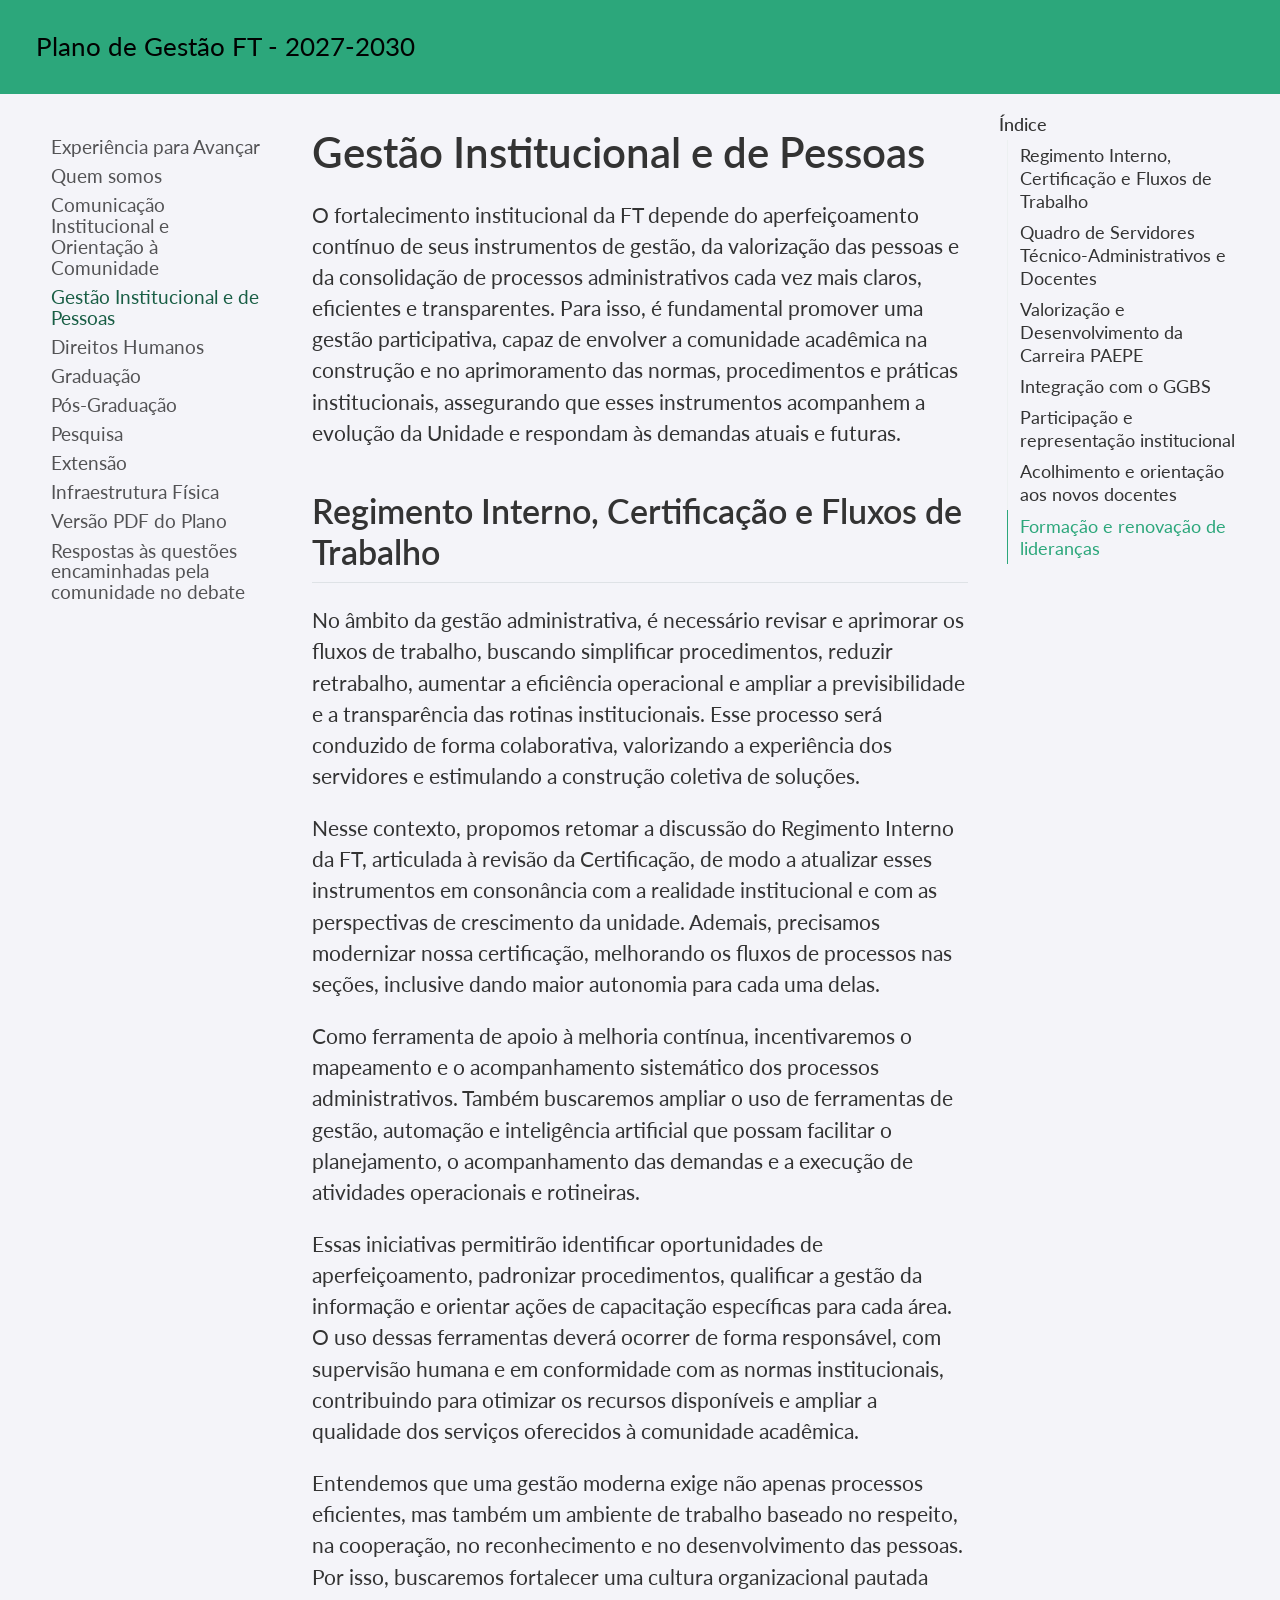
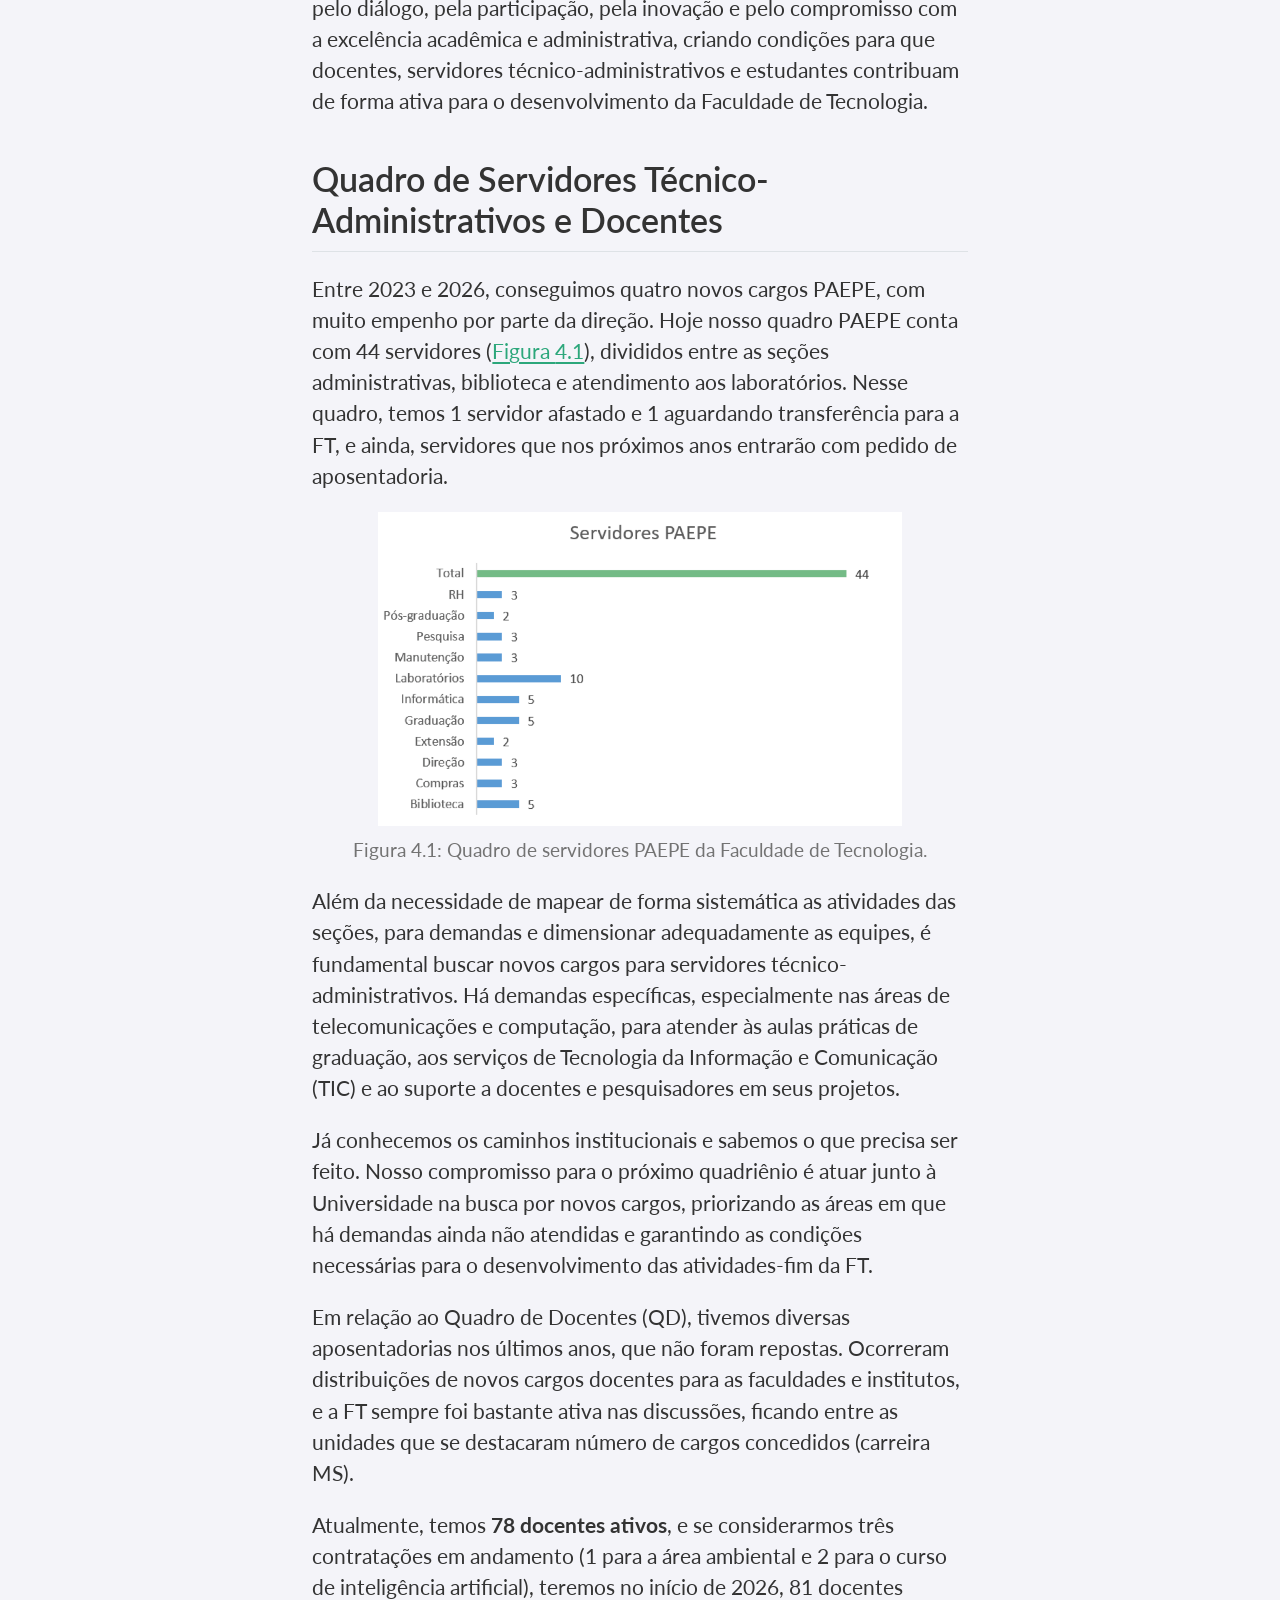
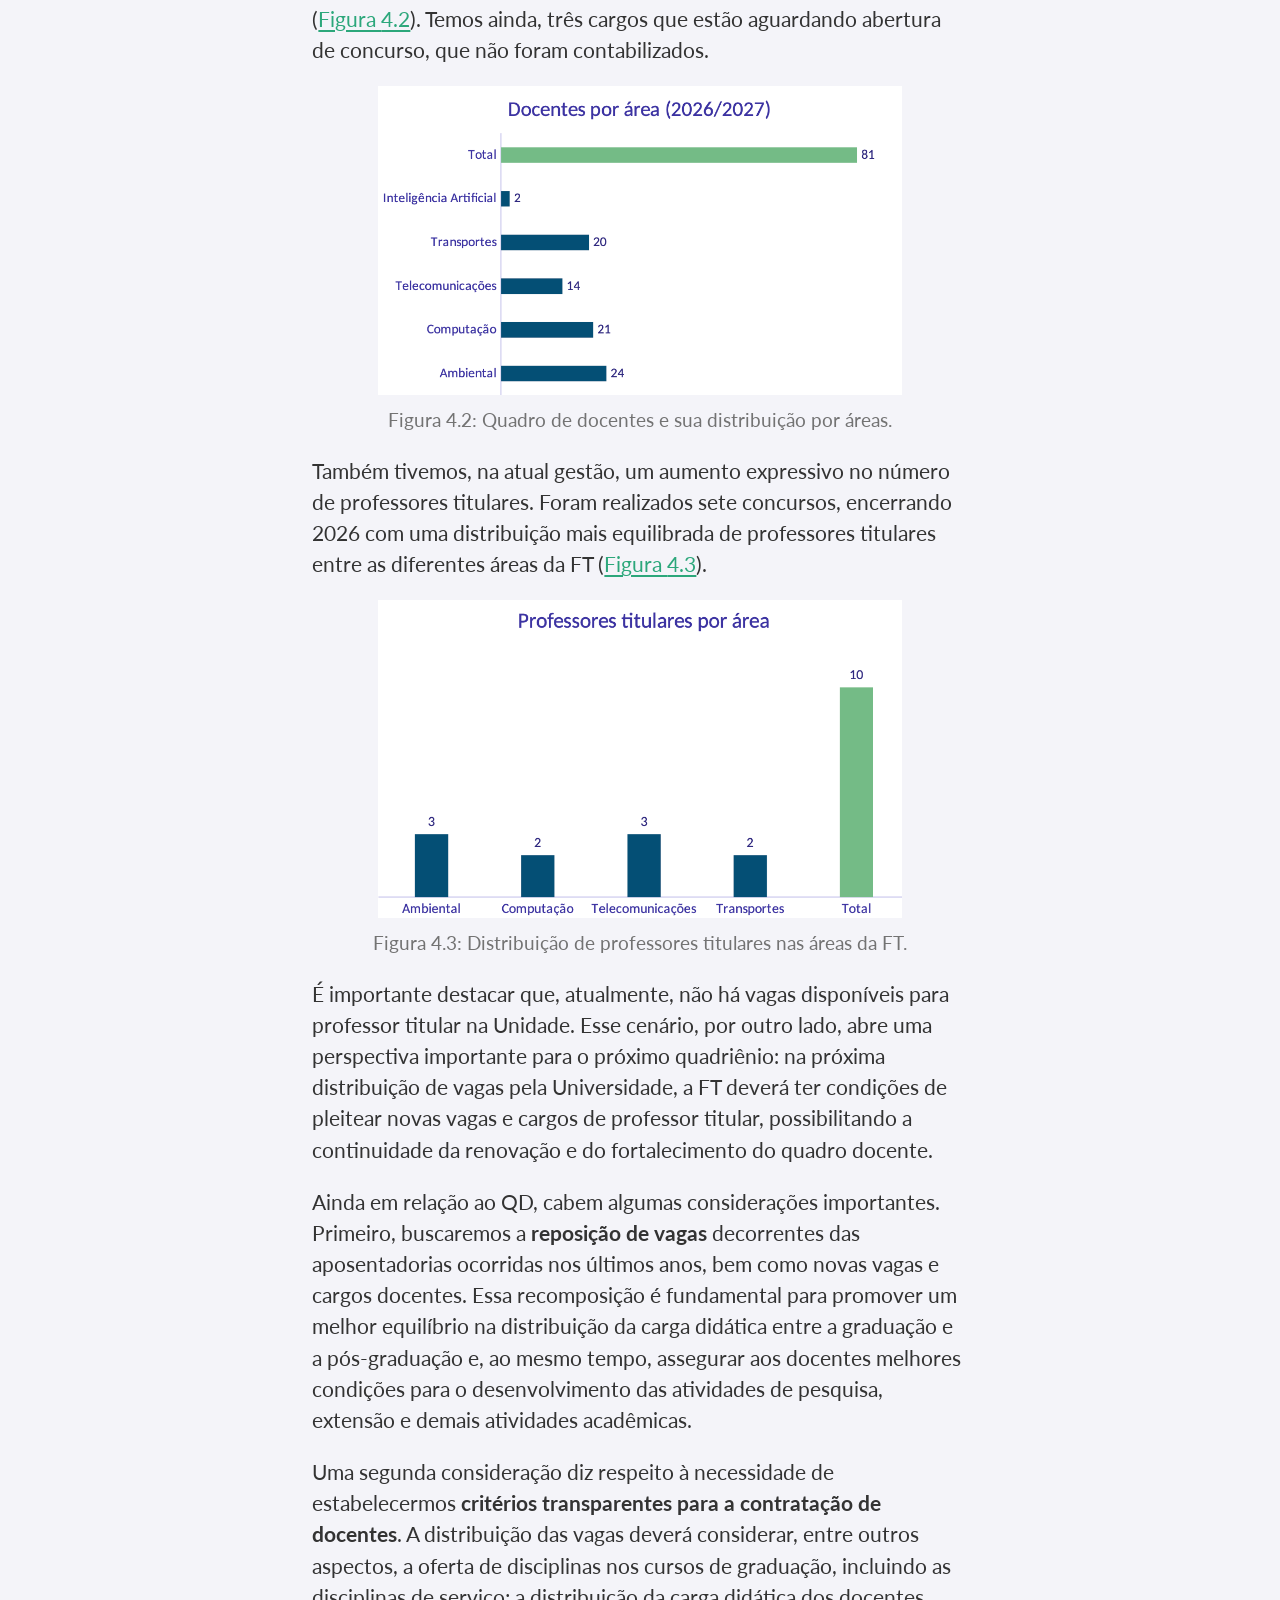
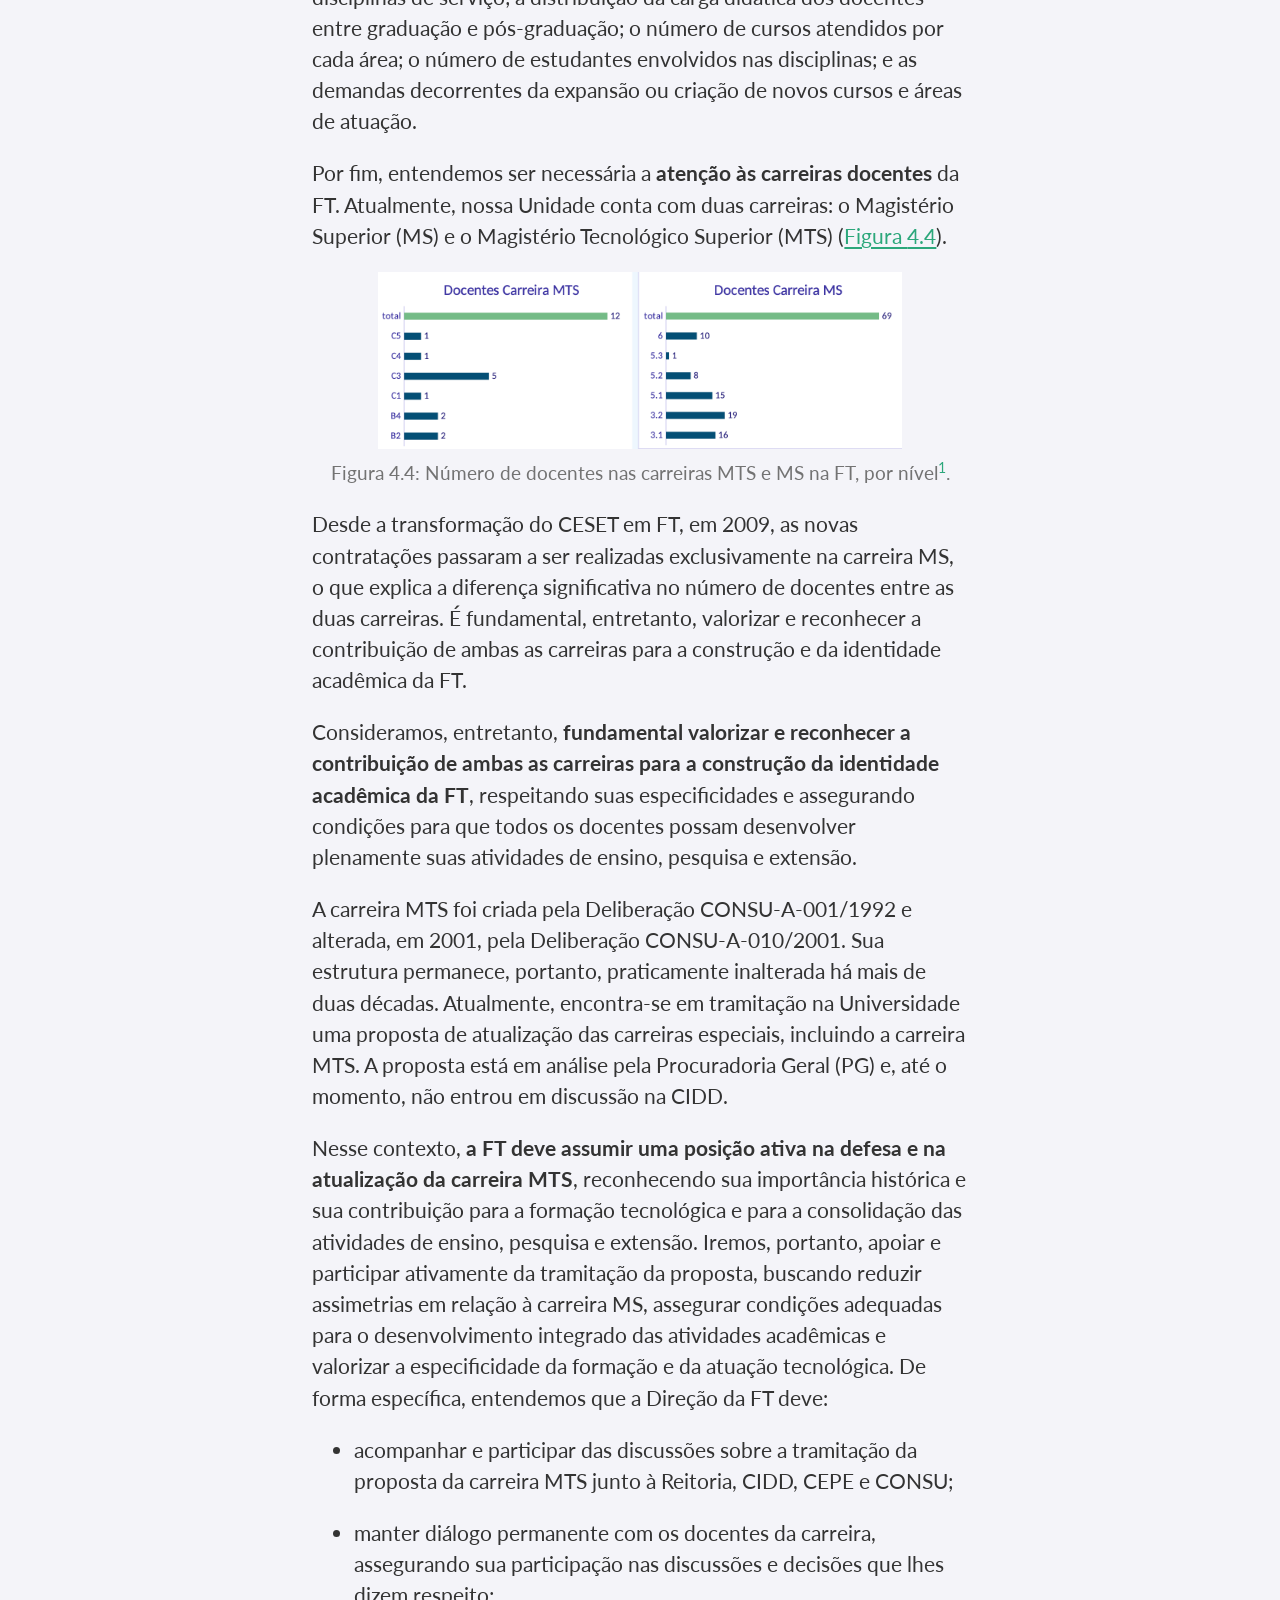
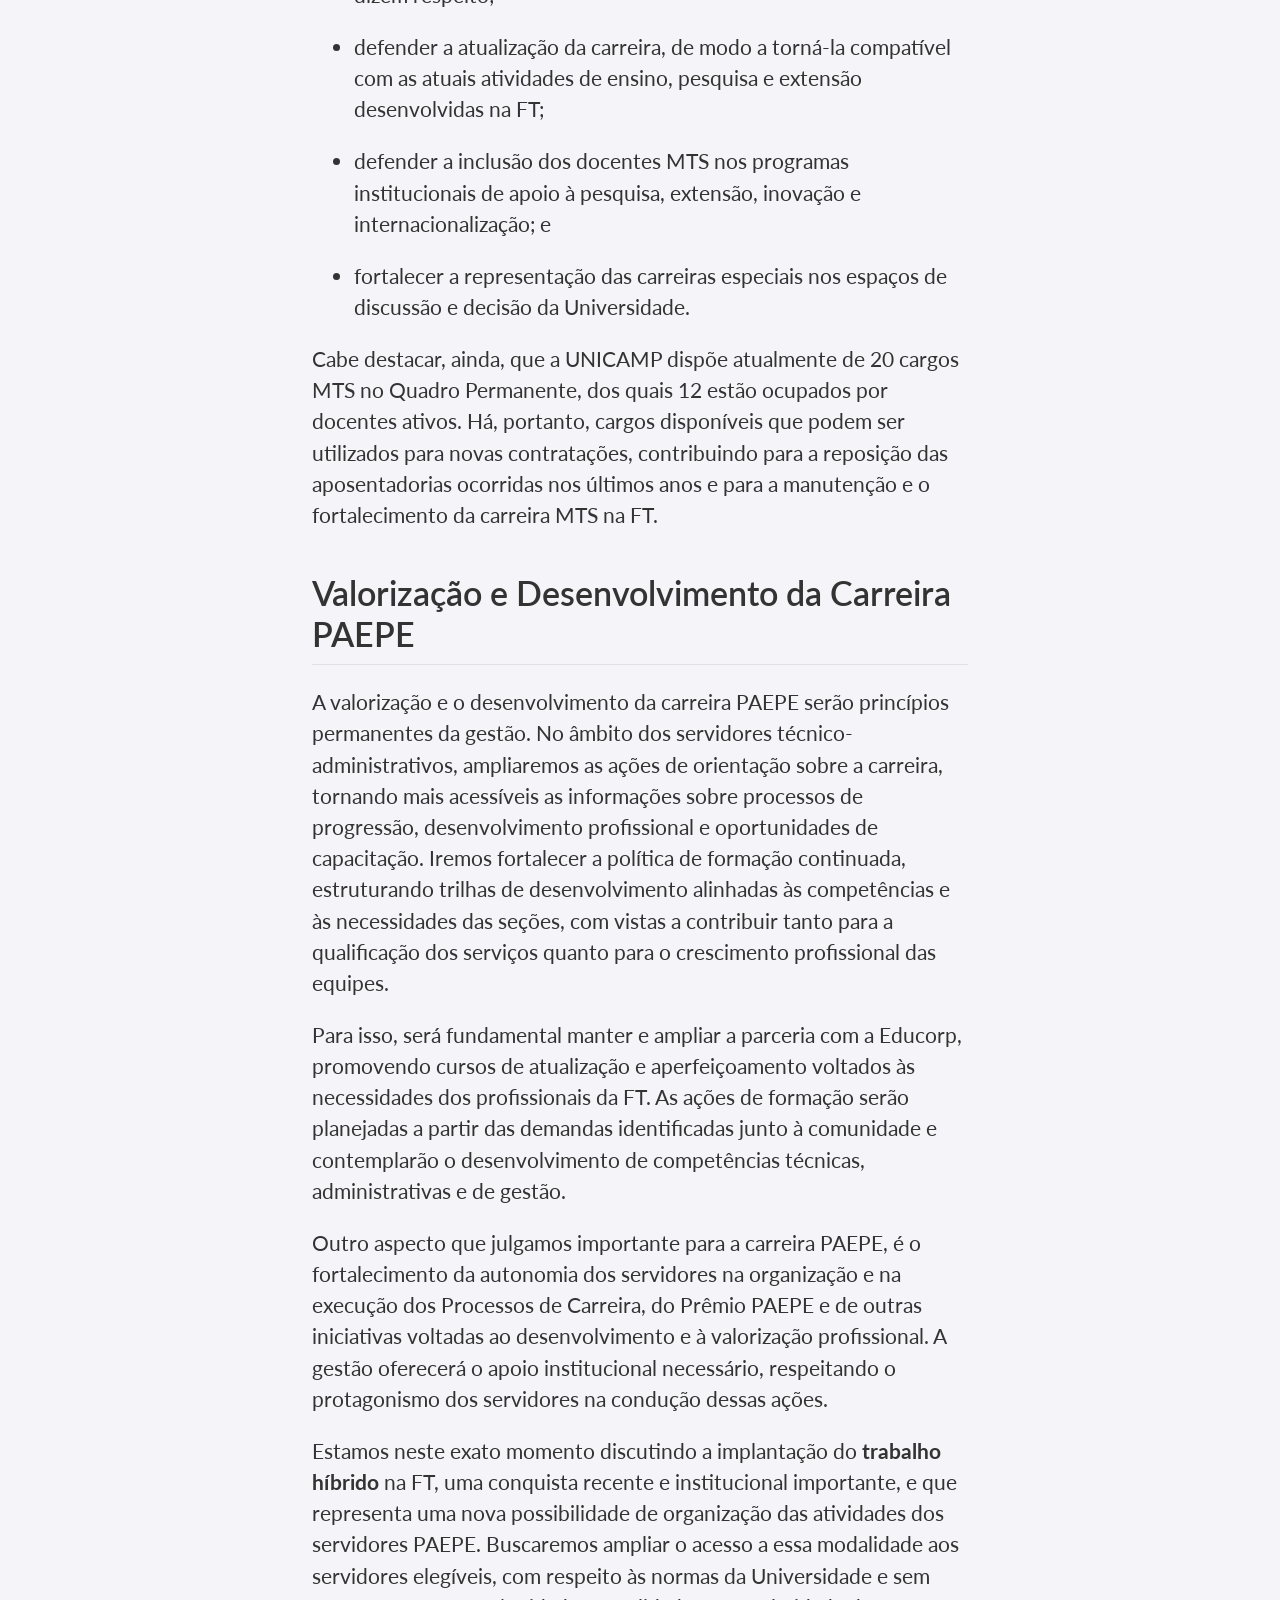
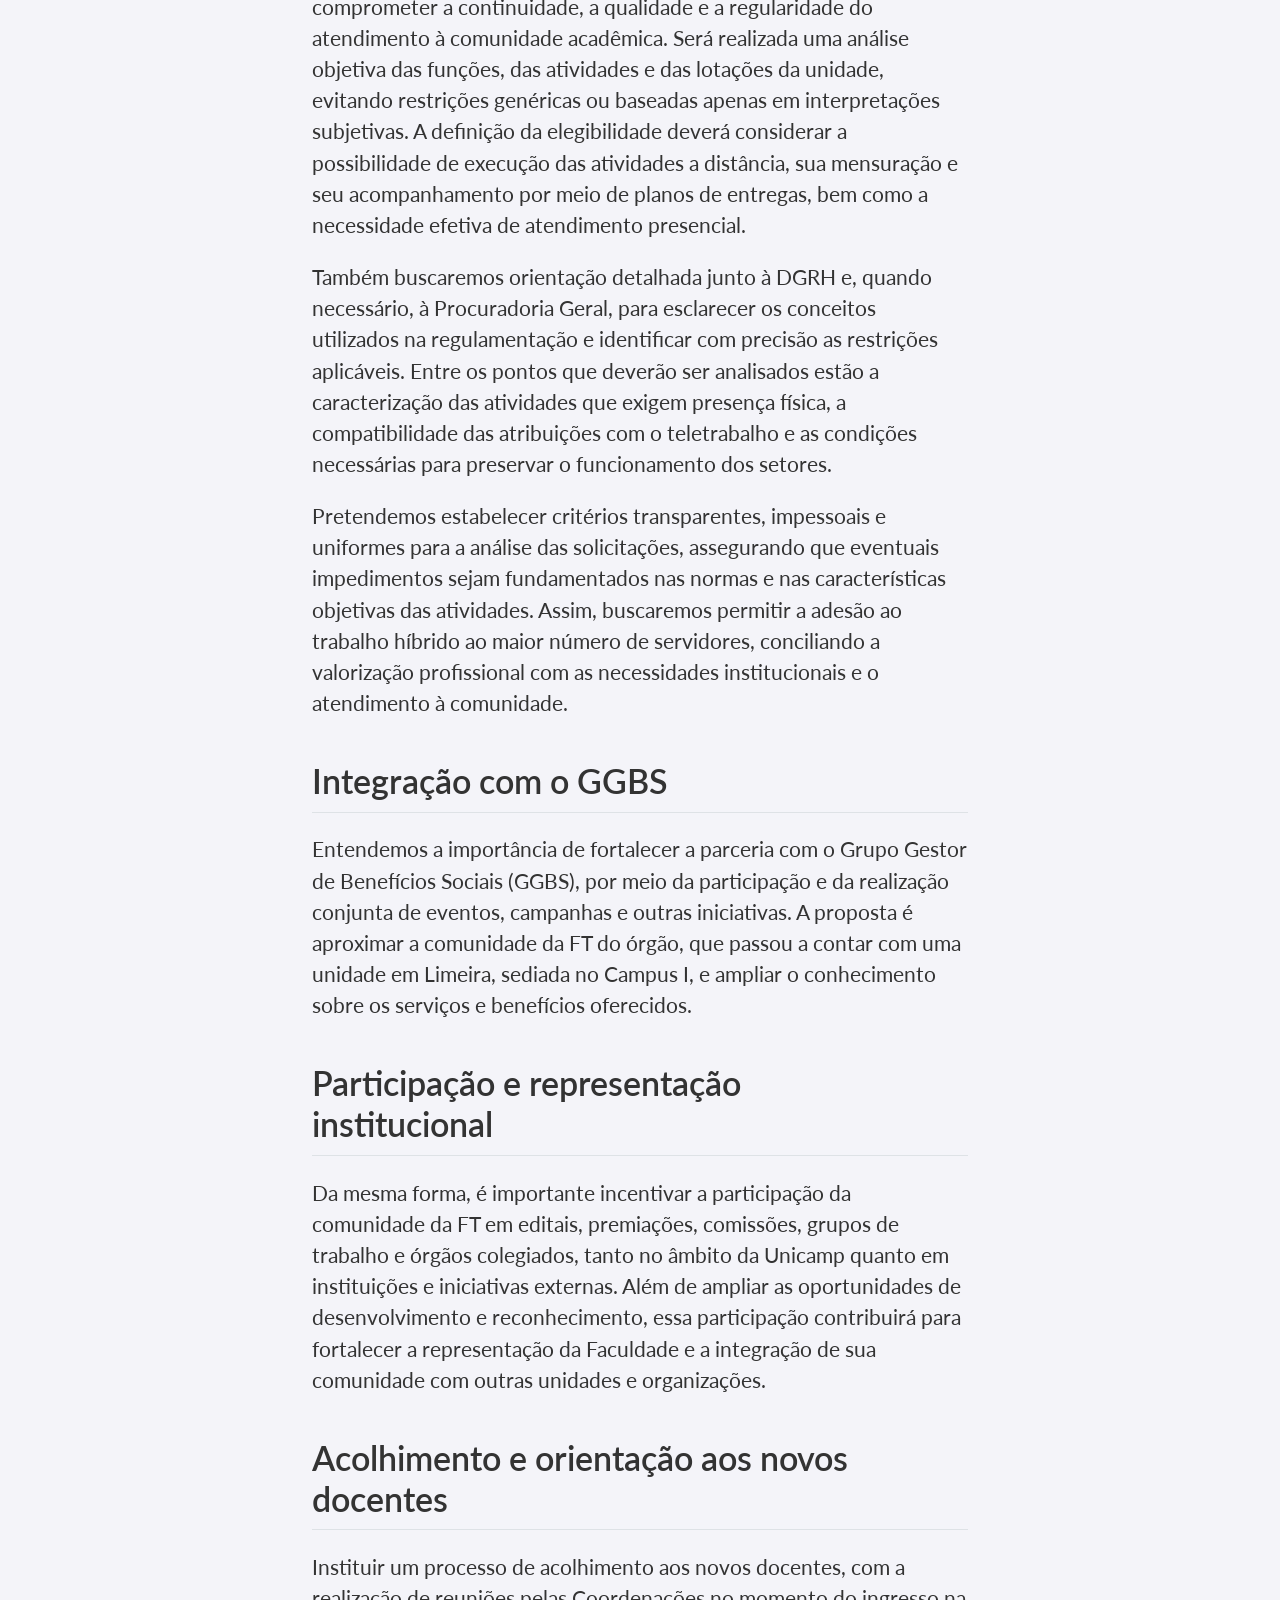
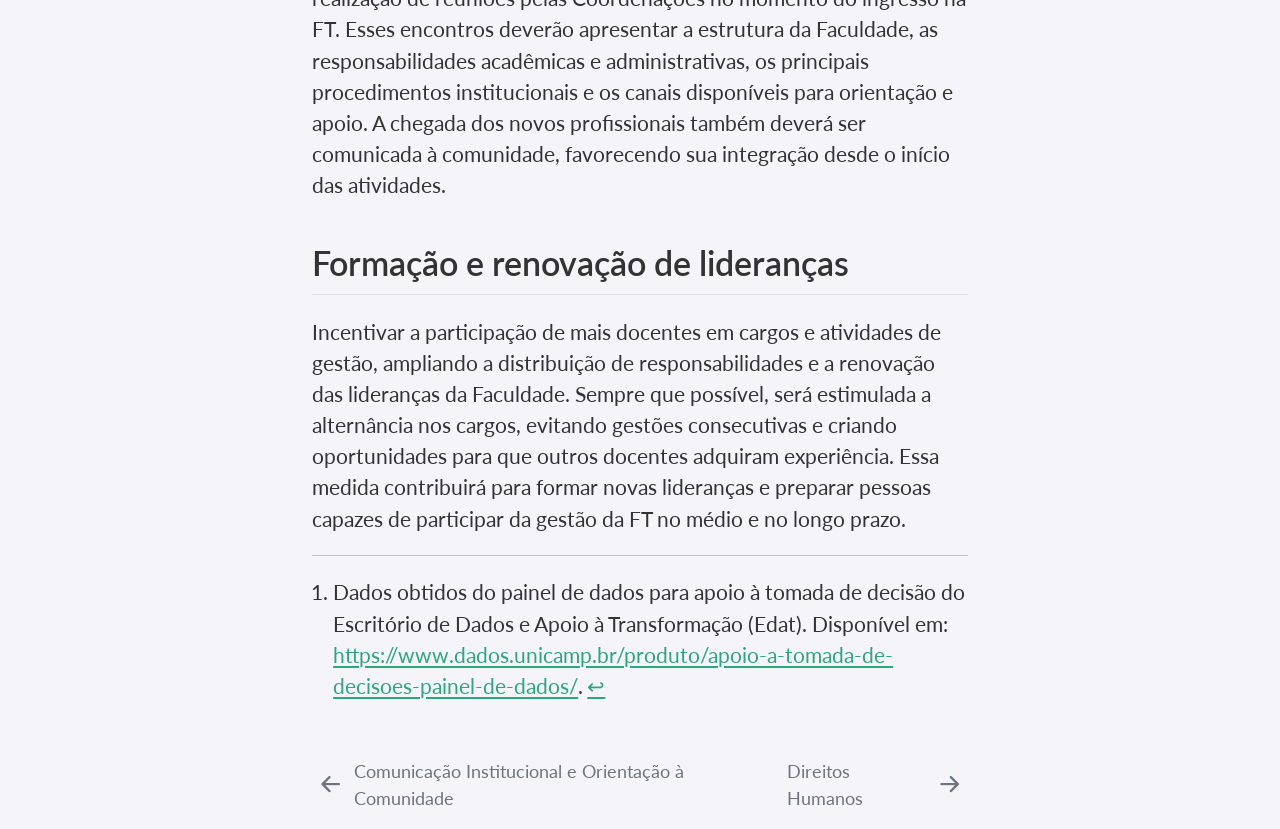
<file: docs/gestao.html>
<!DOCTYPE html>
<html xmlns="http://www.w3.org/1999/xhtml" lang="pt" xml:lang="pt"><head>

<meta charset="utf-8">
<meta name="generator" content="quarto-1.10.18">

<meta name="viewport" content="width=device-width, initial-scale=1.0, user-scalable=yes">


<title>Gestão Institucional e de Pessoas – Plano de Gestão FT - 2027-2030</title>
<style>
/* Default styles provided by pandoc.
** See https://pandoc.org/MANUAL.html#variables-for-html for config info.
*/
span.smallcaps{font-variant: small-caps;}
div.columns{display: flex; gap: 1.5em;}
div.column{flex: auto;}
@media screen {
div.columns{gap: min(4vw, 1.5em);}
div.column{overflow-x: auto;}
}
div.hanging-indent{margin-left: 1.5em; text-indent: -1.5em;}
ul.task-list{list-style: none;}
ul.task-list li input[type="checkbox"] {
  width: 0.8em;
  margin: 0 0.8em 0.2em -1em; /* quarto-specific, see https://github.com/quarto-dev/quarto-cli/issues/4556 */ 
  vertical-align: middle;
}
</style>


<script src="site_libs/quarto-nav/quarto-nav.js"></script>
<script src="site_libs/quarto-nav/headroom.min.js"></script>
<script src="site_libs/clipboard/clipboard.min.js"></script>
<script src="site_libs/quarto-search/autocomplete.umd.js"></script>
<script src="site_libs/quarto-search/fuse.min.js"></script>
<script src="site_libs/quarto-search/quarto-search.js"></script>
<meta name="quarto:offset" content="./">
<link href="./direitos-humanos.html" rel="next">
<link href="./comunicacao.html" rel="prev">
<script src="site_libs/quarto-html/quarto.js" type="module"></script>
<script src="site_libs/quarto-html/tabsets/tabsets.js" type="module"></script>
<script src="site_libs/quarto-html/popper.min.js"></script>
<script src="site_libs/quarto-html/tippy.umd.min.js"></script>
<script src="site_libs/quarto-html/anchor.min.js"></script>
<link href="site_libs/quarto-html/tippy.css" rel="stylesheet">
<link href="site_libs/quarto-html/quarto-syntax-highlighting-64a204ab8560d761af7679ceaba22944.css" rel="stylesheet" id="quarto-text-highlighting-styles">
<script src="site_libs/bootstrap/bootstrap.min.js"></script>
<link href="site_libs/bootstrap/bootstrap-icons.css" rel="stylesheet">
<link href="site_libs/bootstrap/bootstrap-000528a02bdd10b214853d05560731a4.min.css" rel="stylesheet" append-hash="true" id="quarto-bootstrap" data-mode="light">
<script id="quarto-search-options" type="application/json">{
  "location": "navbar",
  "copy-button": false,
  "collapse-after": 3,
  "panel-placement": "end",
  "type": "overlay",
  "limit": 50,
  "keyboard-shortcut": [
    "f",
    "/",
    "s"
  ],
  "show-item-context": false,
  "language": {
    "search-no-results-text": "Nenhum resultado",
    "search-matching-documents-text": "documentos correspondentes",
    "search-copy-link-title": "Copiar link para a busca",
    "search-hide-matches-text": "Esconder correspondências adicionais",
    "search-more-match-text": "mais correspondência neste documento",
    "search-more-matches-text": "mais correspondências neste documento",
    "search-clear-button-title": "Limpar",
    "search-text-placeholder": "",
    "search-detached-cancel-button-title": "Cancelar",
    "search-submit-button-title": "Enviar",
    "search-label": "Procurar"
  }
}</script>


<link rel="stylesheet" href="styles.css">
</head>

<body class="nav-sidebar floating nav-fixed quarto-light">

<div id="quarto-search-results"></div>
  <header id="quarto-header" class="headroom fixed-top">
    <nav class="navbar navbar-expand-lg " data-bs-theme="dark">
      <div class="navbar-container container-fluid">
      <div class="navbar-brand-container mx-auto">
    <a class="navbar-brand" href="./index.html">
    <span class="navbar-title">Plano de Gestão FT - 2027-2030</span>
    </a>
  </div>
        <div class="quarto-navbar-tools tools-end">
</div>
      </div> <!-- /container-fluid -->
    </nav>
  <nav class="quarto-secondary-nav">
    <div class="container-fluid d-flex">
      <button type="button" class="quarto-btn-toggle btn" data-bs-toggle="collapse" role="button" data-bs-target=".quarto-sidebar-collapse-item" aria-controls="quarto-sidebar" aria-expanded="false" aria-label="Alternar barra lateral" onclick="if (window.quartoToggleHeadroom) { window.quartoToggleHeadroom(); }">
        <i class="bi bi-layout-text-sidebar-reverse"></i>
      </button>
        <nav class="quarto-page-breadcrumbs" aria-label="breadcrumb"><ol class="breadcrumb"><li class="breadcrumb-item"><a href="./gestao.html"><span class="chapter-title">Gestão Institucional e de Pessoas</span></a></li></ol></nav>
        <a class="flex-grow-1" role="navigation" data-bs-toggle="collapse" data-bs-target=".quarto-sidebar-collapse-item" aria-controls="quarto-sidebar" aria-expanded="false" aria-label="Alternar barra lateral" onclick="if (window.quartoToggleHeadroom) { window.quartoToggleHeadroom(); }">      
        </a>
    </div>
  </nav>
</header>
<!-- content -->
<div id="quarto-content" class="quarto-container page-columns page-rows-contents page-layout-full page-navbar">
<!-- sidebar -->
  <nav id="quarto-sidebar" class="sidebar collapse collapse-horizontal quarto-sidebar-collapse-item sidebar-navigation floating overflow-auto">
    <div class="sidebar-menu-container"> 
    <ul class="list-unstyled mt-1">
        <li class="sidebar-item">
  <div class="sidebar-item-container"> 
  <a href="./index.html" class="sidebar-item-text sidebar-link"><span class="chapter-title">Experiência para Avançar</span></a>
  </div>
</li>
        <li class="sidebar-item">
  <div class="sidebar-item-container"> 
  <a href="./quem-somos.html" class="sidebar-item-text sidebar-link"><span class="chapter-title">Quem somos</span></a>
  </div>
</li>
        <li class="sidebar-item">
  <div class="sidebar-item-container"> 
  <a href="./comunicacao.html" class="sidebar-item-text sidebar-link"><span class="chapter-title">Comunicação Institucional e Orientação à Comunidade</span></a>
  </div>
</li>
        <li class="sidebar-item">
  <div class="sidebar-item-container"> 
  <a href="./gestao.html" class="sidebar-item-text sidebar-link active"><span class="chapter-title">Gestão Institucional e de Pessoas</span></a>
  </div>
</li>
        <li class="sidebar-item">
  <div class="sidebar-item-container"> 
  <a href="./direitos-humanos.html" class="sidebar-item-text sidebar-link"><span class="chapter-title">Direitos Humanos</span></a>
  </div>
</li>
        <li class="sidebar-item">
  <div class="sidebar-item-container"> 
  <a href="./graduacao.html" class="sidebar-item-text sidebar-link"><span class="chapter-title">Graduação</span></a>
  </div>
</li>
        <li class="sidebar-item">
  <div class="sidebar-item-container"> 
  <a href="./pos-graduacao.html" class="sidebar-item-text sidebar-link"><span class="chapter-title">Pós-Graduação</span></a>
  </div>
</li>
        <li class="sidebar-item">
  <div class="sidebar-item-container"> 
  <a href="./pesquisa.html" class="sidebar-item-text sidebar-link"><span class="chapter-title">Pesquisa</span></a>
  </div>
</li>
        <li class="sidebar-item">
  <div class="sidebar-item-container"> 
  <a href="./extensao.html" class="sidebar-item-text sidebar-link"><span class="chapter-title">Extensão</span></a>
  </div>
</li>
        <li class="sidebar-item">
  <div class="sidebar-item-container"> 
  <a href="./infra.html" class="sidebar-item-text sidebar-link"><span class="chapter-title">Infraestrutura Física</span></a>
  </div>
</li>
        <li class="sidebar-item">
  <div class="sidebar-item-container"> 
  <a href="./pdf.html" class="sidebar-item-text sidebar-link"><span class="chapter-title">Versão PDF do Plano</span></a>
  </div>
</li>
        <li class="sidebar-item">
  <div class="sidebar-item-container"> 
  <a href="./respostas-debate.html" class="sidebar-item-text sidebar-link"><span class="chapter-title">Respostas às questões encaminhadas pela comunidade no debate</span></a>
  </div>
</li>
    </ul>
    </div>
</nav>
<div id="quarto-sidebar-glass" class="quarto-sidebar-collapse-item" data-bs-toggle="collapse" data-bs-target=".quarto-sidebar-collapse-item"></div>
<!-- margin-sidebar -->
    <div id="quarto-margin-sidebar" class="sidebar margin-sidebar">
        <nav id="TOC" role="doc-toc" class="toc-active">
    <h2 id="toc-title">Índice</h2>
   
  <ul>
  <li><a href="#regimento-interno-certificação-e-fluxos-de-trabalho" id="toc-regimento-interno-certificação-e-fluxos-de-trabalho" class="nav-link active" data-scroll-target="#regimento-interno-certificação-e-fluxos-de-trabalho">Regimento Interno, Certificação e Fluxos de Trabalho</a></li>
  <li><a href="#quadro-de-servidores-técnico-administrativos-e-docentes" id="toc-quadro-de-servidores-técnico-administrativos-e-docentes" class="nav-link" data-scroll-target="#quadro-de-servidores-técnico-administrativos-e-docentes">Quadro de Servidores Técnico-Administrativos e Docentes</a></li>
  <li><a href="#valorização-e-desenvolvimento-da-carreira-paepe" id="toc-valorização-e-desenvolvimento-da-carreira-paepe" class="nav-link" data-scroll-target="#valorização-e-desenvolvimento-da-carreira-paepe">Valorização e Desenvolvimento da Carreira PAEPE</a></li>
  <li><a href="#integração-com-o-ggbs" id="toc-integração-com-o-ggbs" class="nav-link" data-scroll-target="#integração-com-o-ggbs">Integração com o GGBS</a></li>
  <li><a href="#participação-e-representação-institucional" id="toc-participação-e-representação-institucional" class="nav-link" data-scroll-target="#participação-e-representação-institucional">Participação e representação institucional</a></li>
  <li><a href="#acolhimento-e-orientação-aos-novos-docentes" id="toc-acolhimento-e-orientação-aos-novos-docentes" class="nav-link" data-scroll-target="#acolhimento-e-orientação-aos-novos-docentes">Acolhimento e orientação aos novos docentes</a></li>
  <li><a href="#formação-e-renovação-de-lideranças" id="toc-formação-e-renovação-de-lideranças" class="nav-link" data-scroll-target="#formação-e-renovação-de-lideranças">Formação e renovação de lideranças</a></li>
  </ul>
</nav>
    </div>
<!-- main -->
<main class="content column-body" id="quarto-document-content">

<header id="title-block-header" class="quarto-title-block default">
<div class="quarto-title">
<h1 class="title"><span class="chapter-title">Gestão Institucional e de Pessoas</span></h1>
</div>



<div class="quarto-title-meta column-body">

    
  
    
  </div>
  


</header>


<p>O fortalecimento institucional da FT depende do aperfeiçoamento contínuo de seus instrumentos de gestão, da valorização das pessoas e da consolidação de processos administrativos cada vez mais claros, eficientes e transparentes. Para isso, é fundamental promover uma gestão participativa, capaz de envolver a comunidade acadêmica na construção e no aprimoramento das normas, procedimentos e práticas institucionais, assegurando que esses instrumentos acompanhem a evolução da Unidade e respondam às demandas atuais e futuras.</p>
<section id="regimento-interno-certificação-e-fluxos-de-trabalho" class="level2">
<h2 class="anchored" data-anchor-id="regimento-interno-certificação-e-fluxos-de-trabalho">Regimento Interno, Certificação e Fluxos de Trabalho</h2>
<p>No âmbito da gestão administrativa, é necessário revisar e aprimorar os fluxos de trabalho, buscando simplificar procedimentos, reduzir retrabalho, aumentar a eficiência operacional e ampliar a previsibilidade e a transparência das rotinas institucionais. Esse processo será conduzido de forma colaborativa, valorizando a experiência dos servidores e estimulando a construção coletiva de soluções.</p>
<p>Nesse contexto, propomos retomar a discussão do Regimento Interno da FT, articulada à revisão da Certificação, de modo a atualizar esses instrumentos em consonância com a realidade institucional e com as perspectivas de crescimento da unidade. Ademais, precisamos modernizar nossa certificação, melhorando os fluxos de processos nas seções, inclusive dando maior autonomia para cada uma delas.</p>
<p>Como ferramenta de apoio à melhoria contínua, incentivaremos o mapeamento e o acompanhamento sistemático dos processos administrativos. Também buscaremos ampliar o uso de ferramentas de gestão, automação e inteligência artificial que possam facilitar o planejamento, o acompanhamento das demandas e a execução de atividades operacionais e rotineiras.</p>
<p>Essas iniciativas permitirão identificar oportunidades de aperfeiçoamento, padronizar procedimentos, qualificar a gestão da informação e orientar ações de capacitação específicas para cada área. O uso dessas ferramentas deverá ocorrer de forma responsável, com supervisão humana e em conformidade com as normas institucionais, contribuindo para otimizar os recursos disponíveis e ampliar a qualidade dos serviços oferecidos à comunidade acadêmica.</p>
<p>Entendemos que uma gestão moderna exige não apenas processos eficientes, mas também um ambiente de trabalho baseado no respeito, na cooperação, no reconhecimento e no desenvolvimento das pessoas. Por isso, buscaremos fortalecer uma cultura organizacional pautada pelo diálogo, pela participação, pela inovação e pelo compromisso com a excelência acadêmica e administrativa, criando condições para que docentes, servidores técnico-administrativos e estudantes contribuam de forma ativa para o desenvolvimento da Faculdade de Tecnologia.</p>
</section>
<section id="quadro-de-servidores-técnico-administrativos-e-docentes" class="level2">
<h2 class="anchored" data-anchor-id="quadro-de-servidores-técnico-administrativos-e-docentes">Quadro de Servidores Técnico-Administrativos e Docentes</h2>
<p>Entre 2023 e 2026, conseguimos quatro novos cargos PAEPE, com muito empenho por parte da direção. Hoje nosso quadro PAEPE conta com 44 servidores (<a href="#fig-paepe" class="quarto-xref">Figura&nbsp;<span>4.1</span></a>), divididos entre as seções administrativas, biblioteca e atendimento aos laboratórios. Nesse quadro, temos 1 servidor afastado e 1 aguardando transferência para a FT, e ainda, servidores que nos próximos anos entrarão com pedido de aposentadoria.</p>
<div class="centerText">
<div id="fig-paepe" class="quarto-float quarto-figure quarto-figure-center anchored">
<figure class="quarto-float quarto-float-fig figure">
<div aria-describedby="fig-paepe-caption-0ceaefa1-69ba-4598-a22c-09a6ac19f8ca">
<img src="figs/servidores-paepe.png" class="img-fluid figure-img" style="width:80.0%">
</div>
<figcaption class="quarto-float-caption-bottom quarto-float-caption quarto-float-fig" id="fig-paepe-caption-0ceaefa1-69ba-4598-a22c-09a6ac19f8ca">
Figura&nbsp;4.1: Quadro de servidores PAEPE da Faculdade de Tecnologia.
</figcaption>
</figure>
</div>
</div>
<p>Além da necessidade de mapear de forma sistemática as atividades das seções, para demandas e dimensionar adequadamente as equipes, é fundamental buscar novos cargos para servidores técnico-administrativos. Há demandas específicas, especialmente nas áreas de telecomunicações e computação, para atender às aulas práticas de graduação, aos serviços de Tecnologia da Informação e Comunicação (TIC) e ao suporte a docentes e pesquisadores em seus projetos.</p>
<p>Já conhecemos os caminhos institucionais e sabemos o que precisa ser feito. Nosso compromisso para o próximo quadriênio é atuar junto à Universidade na busca por novos cargos, priorizando as áreas em que há demandas ainda não atendidas e garantindo as condições necessárias para o desenvolvimento das atividades-fim da FT.</p>
<p>Em relação ao Quadro de Docentes (QD), tivemos diversas aposentadorias nos últimos anos, que não foram repostas. Ocorreram distribuições de novos cargos docentes para as faculdades e institutos, e a FT sempre foi bastante ativa nas discussões, ficando entre as unidades que se destacaram número de cargos concedidos (carreira MS).</p>
<p>Atualmente, temos <strong>78 docentes ativos</strong>, e se considerarmos três contratações em andamento (1 para a área ambiental e 2 para o curso de inteligência artificial), teremos no início de 2026, 81 docentes (<a href="#fig-docente" class="quarto-xref">Figura&nbsp;<span>4.2</span></a>). Temos ainda, três cargos que estão aguardando abertura de concurso, que não foram contabilizados.</p>
<div class="centerText">
<div id="fig-docente" class="quarto-float quarto-figure quarto-figure-center anchored">
<figure class="quarto-float quarto-float-fig figure">
<div aria-describedby="fig-docente-caption-0ceaefa1-69ba-4598-a22c-09a6ac19f8ca">
<img src="figs/docentes-por-area.png" class="img-fluid figure-img" style="width:80.0%">
</div>
<figcaption class="quarto-float-caption-bottom quarto-float-caption quarto-float-fig" id="fig-docente-caption-0ceaefa1-69ba-4598-a22c-09a6ac19f8ca">
Figura&nbsp;4.2: Quadro de docentes e sua distribuição por áreas.
</figcaption>
</figure>
</div>
</div>
<p>Também tivemos, na atual gestão, um aumento expressivo no número de professores titulares. Foram realizados sete concursos, encerrando 2026 com uma distribuição mais equilibrada de professores titulares entre as diferentes áreas da FT (<a href="#fig-titulares" class="quarto-xref">Figura&nbsp;<span>4.3</span></a>).</p>
<div class="centerText">
<div id="fig-titulares" class="quarto-float quarto-figure quarto-figure-center anchored">
<figure class="quarto-float quarto-float-fig figure">
<div aria-describedby="fig-titulares-caption-0ceaefa1-69ba-4598-a22c-09a6ac19f8ca">
<img src="figs/titulares-por-area.png" class="img-fluid figure-img" style="width:80.0%">
</div>
<figcaption class="quarto-float-caption-bottom quarto-float-caption quarto-float-fig" id="fig-titulares-caption-0ceaefa1-69ba-4598-a22c-09a6ac19f8ca">
Figura&nbsp;4.3: Distribuição de professores titulares nas áreas da FT.
</figcaption>
</figure>
</div>
</div>
<p>É importante destacar que, atualmente, não há vagas disponíveis para professor titular na Unidade. Esse cenário, por outro lado, abre uma perspectiva importante para o próximo quadriênio: na próxima distribuição de vagas pela Universidade, a FT deverá ter condições de pleitear novas vagas e cargos de professor titular, possibilitando a continuidade da renovação e do fortalecimento do quadro docente.</p>
<p>Ainda em relação ao QD, cabem algumas considerações importantes. Primeiro, buscaremos a <strong>reposição de vagas</strong> decorrentes das aposentadorias ocorridas nos últimos anos, bem como novas vagas e cargos docentes. Essa recomposição é fundamental para promover um melhor equilíbrio na distribuição da carga didática entre a graduação e a pós-graduação e, ao mesmo tempo, assegurar aos docentes melhores condições para o desenvolvimento das atividades de pesquisa, extensão e demais atividades acadêmicas.</p>
<p>Uma segunda consideração diz respeito à necessidade de estabelecermos <strong>critérios transparentes para a contratação de docentes</strong>. A distribuição das vagas deverá considerar, entre outros aspectos, a oferta de disciplinas nos cursos de graduação, incluindo as disciplinas de serviço; a distribuição da carga didática dos docentes entre graduação e pós-graduação; o número de cursos atendidos por cada área; o número de estudantes envolvidos nas disciplinas; e as demandas decorrentes da expansão ou criação de novos cursos e áreas de atuação.</p>
<p>Por fim, entendemos ser necessária a <strong>atenção às carreiras docentes</strong> da FT. Atualmente, nossa Unidade conta com duas carreiras: o Magistério Superior (MS) e o Magistério Tecnológico Superior (MTS) (<a href="#fig-mts" class="quarto-xref">Figura&nbsp;<span>4.4</span></a>).</p>
<div class="centerText">
<div id="fig-mts" class="quarto-float quarto-figure quarto-figure-center anchored">
<figure class="quarto-float quarto-float-fig figure">
<div aria-describedby="fig-mts-caption-0ceaefa1-69ba-4598-a22c-09a6ac19f8ca">
<img src="figs/mts-ms.png" class="img-fluid figure-img" style="width:80.0%">
</div>
<figcaption class="quarto-float-caption-bottom quarto-float-caption quarto-float-fig" id="fig-mts-caption-0ceaefa1-69ba-4598-a22c-09a6ac19f8ca">
Figura&nbsp;4.4: Número de docentes nas carreiras MTS e MS na FT, por nível<a href="#fn1" class="footnote-ref" id="fnref1" role="doc-noteref"><sup>1</sup></a>.
</figcaption>
</figure>
</div>
</div>
<p>Desde a transformação do CESET em FT, em 2009, as novas contratações passaram a ser realizadas exclusivamente na carreira MS, o que explica a diferença significativa no número de docentes entre as duas carreiras. É fundamental, entretanto, valorizar e reconhecer a contribuição de ambas as carreiras para a construção e da identidade acadêmica da FT.</p>
<p>Consideramos, entretanto, <strong>fundamental valorizar e reconhecer a contribuição de ambas as carreiras para a construção da identidade acadêmica da FT</strong>, respeitando suas especificidades e assegurando condições para que todos os docentes possam desenvolver plenamente suas atividades de ensino, pesquisa e extensão.</p>
<p>A carreira MTS foi criada pela Deliberação CONSU-A-001/1992 e alterada, em 2001, pela Deliberação CONSU-A-010/2001. Sua estrutura permanece, portanto, praticamente inalterada há mais de duas décadas. Atualmente, encontra-se em tramitação na Universidade uma proposta de atualização das carreiras especiais, incluindo a carreira MTS. A proposta está em análise pela Procuradoria Geral (PG) e, até o momento, não entrou em discussão na CIDD.</p>
<p>Nesse contexto, <strong>a FT deve assumir uma posição ativa na defesa e na atualização da carreira MTS</strong>, reconhecendo sua importância histórica e sua contribuição para a formação tecnológica e para a consolidação das atividades de ensino, pesquisa e extensão. Iremos, portanto, apoiar e participar ativamente da tramitação da proposta, buscando reduzir assimetrias em relação à carreira MS, assegurar condições adequadas para o desenvolvimento integrado das atividades acadêmicas e valorizar a especificidade da formação e da atuação tecnológica. De forma específica, entendemos que a Direção da FT deve:</p>
<ul>
<li><p>acompanhar e participar das discussões sobre a tramitação da proposta da carreira MTS junto à Reitoria, CIDD, CEPE e CONSU;</p></li>
<li><p>manter diálogo permanente com os docentes da carreira, assegurando sua participação nas discussões e decisões que lhes dizem respeito;</p></li>
<li><p>defender a atualização da carreira, de modo a torná-la compatível com as atuais atividades de ensino, pesquisa e extensão desenvolvidas na FT;</p></li>
<li><p>defender a inclusão dos docentes MTS nos programas institucionais de apoio à pesquisa, extensão, inovação e internacionalização; e</p></li>
<li><p>fortalecer a representação das carreiras especiais nos espaços de discussão e decisão da Universidade.</p></li>
</ul>
<p>Cabe destacar, ainda, que a UNICAMP dispõe atualmente de 20 cargos MTS no Quadro Permanente, dos quais 12 estão ocupados por docentes ativos. Há, portanto, cargos disponíveis que podem ser utilizados para novas contratações, contribuindo para a reposição das aposentadorias ocorridas nos últimos anos e para a manutenção e o fortalecimento da carreira MTS na FT.</p>
</section>
<section id="valorização-e-desenvolvimento-da-carreira-paepe" class="level2">
<h2 class="anchored" data-anchor-id="valorização-e-desenvolvimento-da-carreira-paepe">Valorização e Desenvolvimento da Carreira PAEPE</h2>
<p>A valorização e o desenvolvimento da carreira PAEPE serão princípios permanentes da gestão. No âmbito dos servidores técnico-administrativos, ampliaremos as ações de orientação sobre a carreira, tornando mais acessíveis as informações sobre processos de progressão, desenvolvimento profissional e oportunidades de capacitação. Iremos fortalecer a política de formação continuada, estruturando trilhas de desenvolvimento alinhadas às competências e às necessidades das seções, com vistas a contribuir tanto para a qualificação dos serviços quanto para o crescimento profissional das equipes.</p>
<p>Para isso, será fundamental manter e ampliar a parceria com a Educorp, promovendo cursos de atualização e aperfeiçoamento voltados às necessidades dos profissionais da FT. As ações de formação serão planejadas a partir das demandas identificadas junto à comunidade e contemplarão o desenvolvimento de competências técnicas, administrativas e de gestão.</p>
<p>Outro aspecto que julgamos importante para a carreira PAEPE, é o fortalecimento da autonomia dos servidores na organização e na execução dos Processos de Carreira, do Prêmio PAEPE e de outras iniciativas voltadas ao desenvolvimento e à valorização profissional. A gestão oferecerá o apoio institucional necessário, respeitando o protagonismo dos servidores na condução dessas ações.</p>
<p>Estamos neste exato momento discutindo a implantação do <strong>trabalho híbrido</strong> na FT, uma conquista recente e institucional importante, e que representa uma nova possibilidade de organização das atividades dos servidores PAEPE. Buscaremos ampliar o acesso a essa modalidade aos servidores elegíveis, com respeito às normas da Universidade e sem comprometer a continuidade, a qualidade e a regularidade do atendimento à comunidade acadêmica. Será realizada uma análise objetiva das funções, das atividades e das lotações da unidade, evitando restrições genéricas ou baseadas apenas em interpretações subjetivas. A definição da elegibilidade deverá considerar a possibilidade de execução das atividades a distância, sua mensuração e seu acompanhamento por meio de planos de entregas, bem como a necessidade efetiva de atendimento presencial.</p>
<p>Também buscaremos orientação detalhada junto à DGRH e, quando necessário, à Procuradoria Geral, para esclarecer os conceitos utilizados na regulamentação e identificar com precisão as restrições aplicáveis. Entre os pontos que deverão ser analisados estão a caracterização das atividades que exigem presença física, a compatibilidade das atribuições com o teletrabalho e as condições necessárias para preservar o funcionamento dos setores.</p>
<p>Pretendemos estabelecer critérios transparentes, impessoais e uniformes para a análise das solicitações, assegurando que eventuais impedimentos sejam fundamentados nas normas e nas características objetivas das atividades. Assim, buscaremos permitir a adesão ao trabalho híbrido ao maior número de servidores, conciliando a valorização profissional com as necessidades institucionais e o atendimento à comunidade.</p>
</section>
<section id="integração-com-o-ggbs" class="level2">
<h2 class="anchored" data-anchor-id="integração-com-o-ggbs">Integração com o GGBS</h2>
<p>Entendemos a importância de fortalecer a parceria com o Grupo Gestor de Benefícios Sociais (GGBS), por meio da participação e da realização conjunta de eventos, campanhas e outras iniciativas. A proposta é aproximar a comunidade da FT do órgão, que passou a contar com uma unidade em Limeira, sediada no Campus I, e ampliar o conhecimento sobre os serviços e benefícios oferecidos.</p>
</section>
<section id="participação-e-representação-institucional" class="level2">
<h2 class="anchored" data-anchor-id="participação-e-representação-institucional">Participação e representação institucional</h2>
<p>Da mesma forma, é importante incentivar a participação da comunidade da FT em editais, premiações, comissões, grupos de trabalho e órgãos colegiados, tanto no âmbito da Unicamp quanto em instituições e iniciativas externas. Além de ampliar as oportunidades de desenvolvimento e reconhecimento, essa participação contribuirá para fortalecer a representação da Faculdade e a integração de sua comunidade com outras unidades e organizações.</p>
</section>
<section id="acolhimento-e-orientação-aos-novos-docentes" class="level2">
<h2 class="anchored" data-anchor-id="acolhimento-e-orientação-aos-novos-docentes">Acolhimento e orientação aos novos docentes</h2>
<p>Instituir um processo de acolhimento aos novos docentes, com a realização de reuniões pelas Coordenações no momento do ingresso na FT. Esses encontros deverão apresentar a estrutura da Faculdade, as responsabilidades acadêmicas e administrativas, os principais procedimentos institucionais e os canais disponíveis para orientação e apoio. A chegada dos novos profissionais também deverá ser comunicada à comunidade, favorecendo sua integração desde o início das atividades.</p>
</section>
<section id="formação-e-renovação-de-lideranças" class="level2">
<h2 class="anchored" data-anchor-id="formação-e-renovação-de-lideranças">Formação e renovação de lideranças</h2>
<p>Incentivar a participação de mais docentes em cargos e atividades de gestão, ampliando a distribuição de responsabilidades e a renovação das lideranças da Faculdade. Sempre que possível, será estimulada a alternância nos cargos, evitando gestões consecutivas e criando oportunidades para que outros docentes adquiram experiência. Essa medida contribuirá para formar novas lideranças e preparar pessoas capazes de participar da gestão da FT no médio e no longo prazo.</p>


</section>
<section id="footnotes" class="footnotes footnotes-end-of-document" role="doc-endnotes">
<hr>
<ol>
<li id="fn1"><p>Dados obtidos do painel de dados para apoio à tomada de decisão do Escritório de Dados e Apoio à Transformação (Edat). Disponível em: <a href="https://www.dados.unicamp.br/produto/apoio-a-tomada-de-decisoes-painel-de-dados/">https://www.dados.unicamp.br/produto/apoio-a-tomada-de-decisoes-painel-de-dados/</a>.<a href="#fnref1" class="footnote-back" role="doc-backlink">↩︎</a></p></li>
</ol>
</section>

</main> <!-- /main -->
<script id="quarto-html-after-body" type="application/javascript">
  window.document.addEventListener("DOMContentLoaded", function (event) {
    const icon = "";
    const anchorJS = new window.AnchorJS();
    anchorJS.options = {
      placement: 'right',
      icon: icon
    };
    anchorJS.add('.anchored');
    const isCodeAnnotation = (el) => {
      for (const clz of el.classList) {
        if (clz.startsWith('code-annotation-')) {                     
          return true;
        }
      }
      return false;
    }
    const onCopySuccess = function(e) {
      // button target
      const button = e.trigger;
      // don't keep focus
      button.blur();
      // flash "checked"
      button.classList.add('code-copy-button-checked');
      var currentTitle = button.getAttribute("title");
      button.setAttribute("title", "Copiada");
      let tooltip;
      if (window.bootstrap) {
        button.setAttribute("data-bs-toggle", "tooltip");
        button.setAttribute("data-bs-placement", "left");
        button.setAttribute("data-bs-title", "Copiada");
        tooltip = new bootstrap.Tooltip(button, 
          { trigger: "manual", 
            customClass: "code-copy-button-tooltip",
            offset: [0, -8]});
        tooltip.show();    
      }
      setTimeout(function() {
        if (tooltip) {
          tooltip.hide();
          button.removeAttribute("data-bs-title");
          button.removeAttribute("data-bs-toggle");
          button.removeAttribute("data-bs-placement");
        }
        button.setAttribute("title", currentTitle);
        button.classList.remove('code-copy-button-checked');
      }, 1000);
      // clear code selection
      e.clearSelection();
    }
    const getTextToCopy = function(trigger) {
      const outerScaffold = trigger.parentElement.cloneNode(true);
      const codeEl = outerScaffold.querySelector('code');
      for (const childEl of codeEl.children) {
        if (isCodeAnnotation(childEl)) {
          childEl.remove();
        }
      }
      return codeEl.innerText;
    }
    const clipboard = new window.ClipboardJS('.code-copy-button:not([data-in-quarto-modal])', {
      text: getTextToCopy
    });
    clipboard.on('success', onCopySuccess);
    if (window.document.getElementById('quarto-embedded-source-code-modal')) {
      const clipboardModal = new window.ClipboardJS('.code-copy-button[data-in-quarto-modal]', {
        text: getTextToCopy,
        container: window.document.getElementById('quarto-embedded-source-code-modal')
      });
      clipboardModal.on('success', onCopySuccess);
    }
      var localhostRegex = new RegExp(/^(?:http|https):\/\/localhost\:?[0-9]*\//);
      var mailtoRegex = new RegExp(/^mailto:/);
        var filterRegex = new RegExp('/' + window.location.host + '/');
      var isInternal = (href) => {
          return filterRegex.test(href) || localhostRegex.test(href) || mailtoRegex.test(href);
      }
      // Inspect non-navigation links and adorn them if external
     var links = window.document.querySelectorAll('a[href]:not(.nav-link):not(.navbar-brand):not(.toc-action):not(.sidebar-link):not(.sidebar-item-toggle):not(.pagination-link):not(.no-external):not([aria-hidden]):not(.dropdown-item):not(.quarto-navigation-tool):not(.about-link)');
      for (var i=0; i<links.length; i++) {
        const link = links[i];
        if (!isInternal(link.href)) {
          // undo the damage that might have been done by quarto-nav.js in the case of
          // links that we want to consider external
          if (link.dataset.originalHref !== undefined) {
            link.href = link.dataset.originalHref;
          }
        }
      }
    function tippyHover(el, contentFn, onTriggerFn, onUntriggerFn) {
      const config = {
        allowHTML: true,
        maxWidth: 500,
        delay: 100,
        arrow: false,
        appendTo: function(el) {
            return el.parentElement;
        },
        interactive: true,
        interactiveBorder: 10,
        theme: 'quarto',
        placement: 'bottom-start',
      };
      if (contentFn) {
        config.content = contentFn;
      }
      if (onTriggerFn) {
        config.onTrigger = onTriggerFn;
      }
      if (onUntriggerFn) {
        config.onUntrigger = onUntriggerFn;
      }
      window.tippy(el, config); 
    }
    const noterefs = window.document.querySelectorAll('a[role="doc-noteref"]');
    for (var i=0; i<noterefs.length; i++) {
      const ref = noterefs[i];
      tippyHover(ref, function() {
        // use id or data attribute instead here
        let href = ref.getAttribute('data-footnote-href') || ref.getAttribute('href');
        try { href = new URL(href).hash; } catch {}
        const id = href.replace(/^#\/?/, "");
        const note = window.document.getElementById(id);
        if (note) {
          return note.innerHTML;
        } else {
          return "";
        }
      });
    }
    const xrefs = window.document.querySelectorAll('a.quarto-xref');
    const processXRef = (id, note) => {
      // Strip column container classes
      const stripColumnClz = (el) => {
        el.classList.remove("page-full", "page-columns");
        if (el.children) {
          for (const child of el.children) {
            stripColumnClz(child);
          }
        }
      }
      stripColumnClz(note)
      if (id === null || id.startsWith('sec-')) {
        // Special case sections, only their first couple elements
        const container = document.createElement("div");
        if (note.children && note.children.length > 2) {
          container.appendChild(note.children[0].cloneNode(true));
          for (let i = 1; i < note.children.length; i++) {
            const child = note.children[i];
            if (child.tagName === "P" && child.innerText === "") {
              continue;
            } else {
              container.appendChild(child.cloneNode(true));
              break;
            }
          }
          if (window.Quarto?.typesetMath) {
            window.Quarto.typesetMath(container);
          }
          return container.innerHTML
        } else {
          if (window.Quarto?.typesetMath) {
            window.Quarto.typesetMath(note);
          }
          return note.innerHTML;
        }
      } else {
        // Remove any anchor links if they are present
        const anchorLink = note.querySelector('a.anchorjs-link');
        if (anchorLink) {
          anchorLink.remove();
        }
        if (window.Quarto?.typesetMath) {
          window.Quarto.typesetMath(note);
        }
        if (note.classList.contains("callout")) {
          return note.outerHTML;
        } else {
          return note.innerHTML;
        }
      }
    }
    for (var i=0; i<xrefs.length; i++) {
      const xref = xrefs[i];
      tippyHover(xref, undefined, function(instance) {
        instance.disable();
        let url = xref.getAttribute('href');
        let hash = undefined; 
        if (url.startsWith('#')) {
          hash = url;
        } else {
          try { hash = new URL(url).hash; } catch {}
        }
        if (hash) {
          const id = hash.replace(/^#\/?/, "");
          const note = window.document.getElementById(id);
          if (note !== null) {
            try {
              const html = processXRef(id, note.cloneNode(true));
              instance.setContent(html);
            } finally {
              instance.enable();
              instance.show();
            }
          } else {
            // See if we can fetch this
            fetch(url.split('#')[0])
            .then(res => res.text())
            .then(html => {
              const parser = new DOMParser();
              const htmlDoc = parser.parseFromString(html, "text/html");
              const note = htmlDoc.getElementById(id);
              if (note !== null) {
                const html = processXRef(id, note);
                instance.setContent(html);
              } 
            }).finally(() => {
              instance.enable();
              instance.show();
            });
          }
        } else {
          // See if we can fetch a full url (with no hash to target)
          // This is a special case and we should probably do some content thinning / targeting
          fetch(url)
          .then(res => res.text())
          .then(html => {
            const parser = new DOMParser();
            const htmlDoc = parser.parseFromString(html, "text/html");
            const note = htmlDoc.querySelector('main.content');
            if (note !== null) {
              // This should only happen for chapter cross references
              // (since there is no id in the URL)
              // remove the first header
              if (note.children.length > 0 && note.children[0].tagName === "HEADER") {
                note.children[0].remove();
              }
              const html = processXRef(null, note);
              instance.setContent(html);
            } 
          }).finally(() => {
            instance.enable();
            instance.show();
          });
        }
      }, function(instance) {
      });
    }
        let selectedAnnoteEl;
        const selectorForAnnotation = ( cell, annotation) => {
          let cellAttr = 'data-code-cell="' + cell + '"';
          let lineAttr = 'data-code-annotation="' +  annotation + '"';
          const selector = 'span[' + cellAttr + '][' + lineAttr + ']';
          return selector;
        }
        const selectCodeLines = (annoteEl) => {
          const doc = window.document;
          const targetCell = annoteEl.getAttribute("data-target-cell");
          const targetAnnotation = annoteEl.getAttribute("data-target-annotation");
          const annoteSpan = window.document.querySelector(selectorForAnnotation(targetCell, targetAnnotation));
          const lines = annoteSpan.getAttribute("data-code-lines").split(",");
          const lineIds = lines.map((line) => {
            return targetCell + "-" + line;
          })
          let top = null;
          let height = null;
          let parent = null;
          if (lineIds.length > 0) {
              //compute the position of the single el (top and bottom and make a div)
              const el = window.document.getElementById(lineIds[0]);
              top = el.offsetTop;
              height = el.offsetHeight;
              parent = el.parentElement.parentElement;
            if (lineIds.length > 1) {
              const lastEl = window.document.getElementById(lineIds[lineIds.length - 1]);
              const bottom = lastEl.offsetTop + lastEl.offsetHeight;
              height = bottom - top;
            }
            if (top !== null && height !== null && parent !== null) {
              // cook up a div (if necessary) and position it 
              let div = window.document.getElementById("code-annotation-line-highlight");
              if (div === null) {
                div = window.document.createElement("div");
                div.setAttribute("id", "code-annotation-line-highlight");
                div.style.position = 'absolute';
                parent.appendChild(div);
              }
              div.style.top = top - 2 + "px";
              div.style.height = height + 4 + "px";
              div.style.left = 0;
              let gutterDiv = window.document.getElementById("code-annotation-line-highlight-gutter");
              if (gutterDiv === null) {
                gutterDiv = window.document.createElement("div");
                gutterDiv.setAttribute("id", "code-annotation-line-highlight-gutter");
                gutterDiv.style.position = 'absolute';
                const codeCell = window.document.getElementById(targetCell);
                const gutter = codeCell.querySelector('.code-annotation-gutter');
                gutter.appendChild(gutterDiv);
              }
              gutterDiv.style.top = top - 2 + "px";
              gutterDiv.style.height = height + 4 + "px";
            }
            selectedAnnoteEl = annoteEl;
          }
        };
        const unselectCodeLines = () => {
          const elementsIds = ["code-annotation-line-highlight", "code-annotation-line-highlight-gutter"];
          elementsIds.forEach((elId) => {
            const div = window.document.getElementById(elId);
            if (div) {
              div.remove();
            }
          });
          selectedAnnoteEl = undefined;
        };
          // Handle positioning of the toggle
      window.addEventListener(
        "resize",
        throttle(() => {
          elRect = undefined;
          if (selectedAnnoteEl) {
            selectCodeLines(selectedAnnoteEl);
          }
        }, 10)
      );
      function throttle(fn, ms) {
      let throttle = false;
      let timer;
        return (...args) => {
          if(!throttle) { // first call gets through
              fn.apply(this, args);
              throttle = true;
          } else { // all the others get throttled
              if(timer) clearTimeout(timer); // cancel #2
              timer = setTimeout(() => {
                fn.apply(this, args);
                timer = throttle = false;
              }, ms);
          }
        };
      }
        // Attach click handler to the DT
        const annoteDls = window.document.querySelectorAll('dt[data-target-cell]');
        for (const annoteDlNode of annoteDls) {
          annoteDlNode.addEventListener('click', (event) => {
            const clickedEl = event.target;
            if (clickedEl !== selectedAnnoteEl) {
              unselectCodeLines();
              const activeEl = window.document.querySelector('dt[data-target-cell].code-annotation-active');
              if (activeEl) {
                activeEl.classList.remove('code-annotation-active');
              }
              selectCodeLines(clickedEl);
              clickedEl.classList.add('code-annotation-active');
            } else {
              // Unselect the line
              unselectCodeLines();
              clickedEl.classList.remove('code-annotation-active');
            }
          });
        }
    const findCites = (el) => {
      const parentEl = el.parentElement;
      if (parentEl) {
        const cites = parentEl.dataset.cites;
        if (cites) {
          return {
            el,
            cites: cites.split(' ')
          };
        } else {
          return findCites(el.parentElement)
        }
      } else {
        return undefined;
      }
    };
    var bibliorefs = window.document.querySelectorAll('a[role="doc-biblioref"]');
    for (var i=0; i<bibliorefs.length; i++) {
      const ref = bibliorefs[i];
      const citeInfo = findCites(ref);
      if (citeInfo) {
        tippyHover(citeInfo.el, function() {
          var popup = window.document.createElement('div');
          citeInfo.cites.forEach(function(cite) {
            var citeDiv = window.document.createElement('div');
            citeDiv.classList.add('hanging-indent');
            citeDiv.classList.add('csl-entry');
            var biblioDiv = window.document.getElementById('ref-' + cite);
            if (biblioDiv) {
              citeDiv.innerHTML = biblioDiv.innerHTML;
            }
            popup.appendChild(citeDiv);
          });
          return popup.innerHTML;
        });
      }
    }
  });
  </script>
<nav class="page-navigation column-body">
  <div class="nav-page nav-page-previous">
      <a href="./comunicacao.html" class="pagination-link" aria-label="Comunicação Institucional e Orientação à Comunidade">
        <i class="bi bi-arrow-left-short"></i> <span class="nav-page-text"><span class="chapter-title">Comunicação Institucional e Orientação à Comunidade</span></span>
      </a>          
  </div>
  <div class="nav-page nav-page-next">
      <a href="./direitos-humanos.html" class="pagination-link" aria-label="Direitos Humanos">
        <span class="nav-page-text"><span class="chapter-title">Direitos Humanos</span></span> <i class="bi bi-arrow-right-short"></i>
      </a>
  </div>
</nav>
</div> <!-- /content -->




</body></html>
</file>
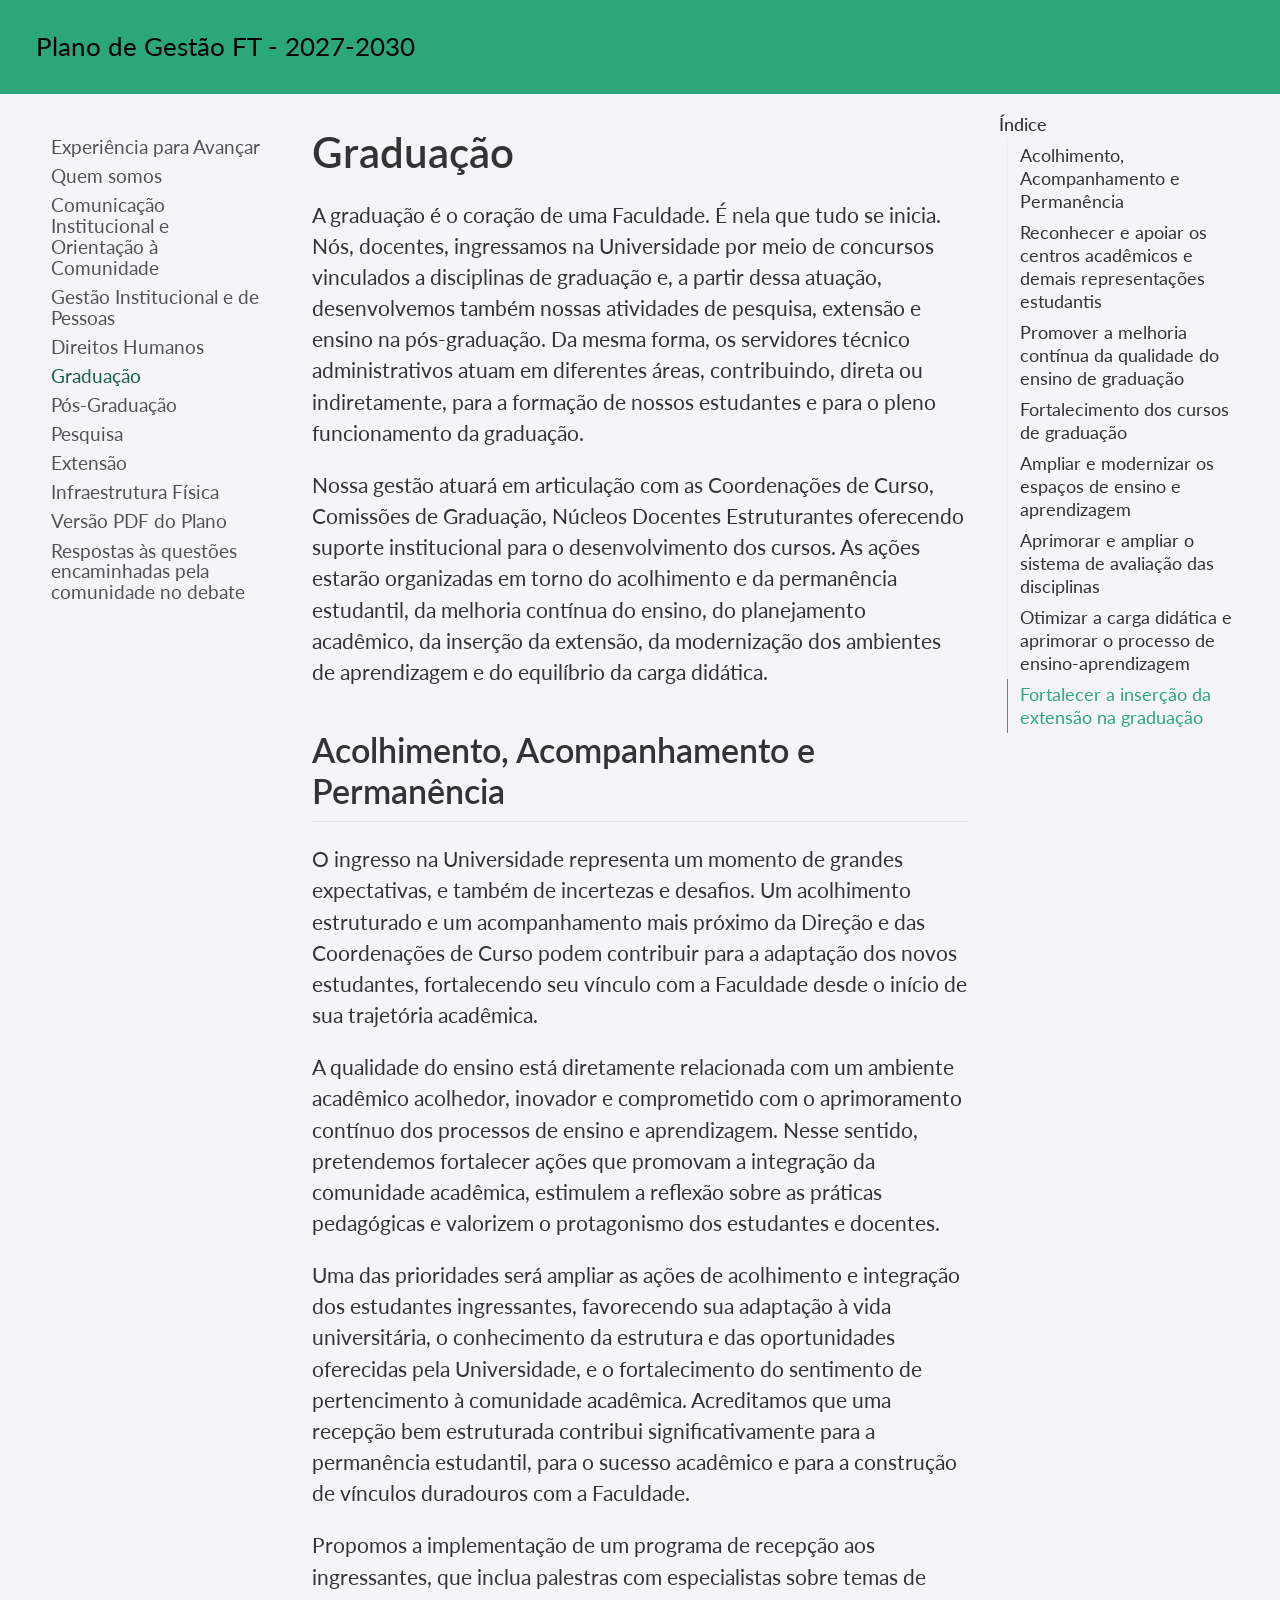
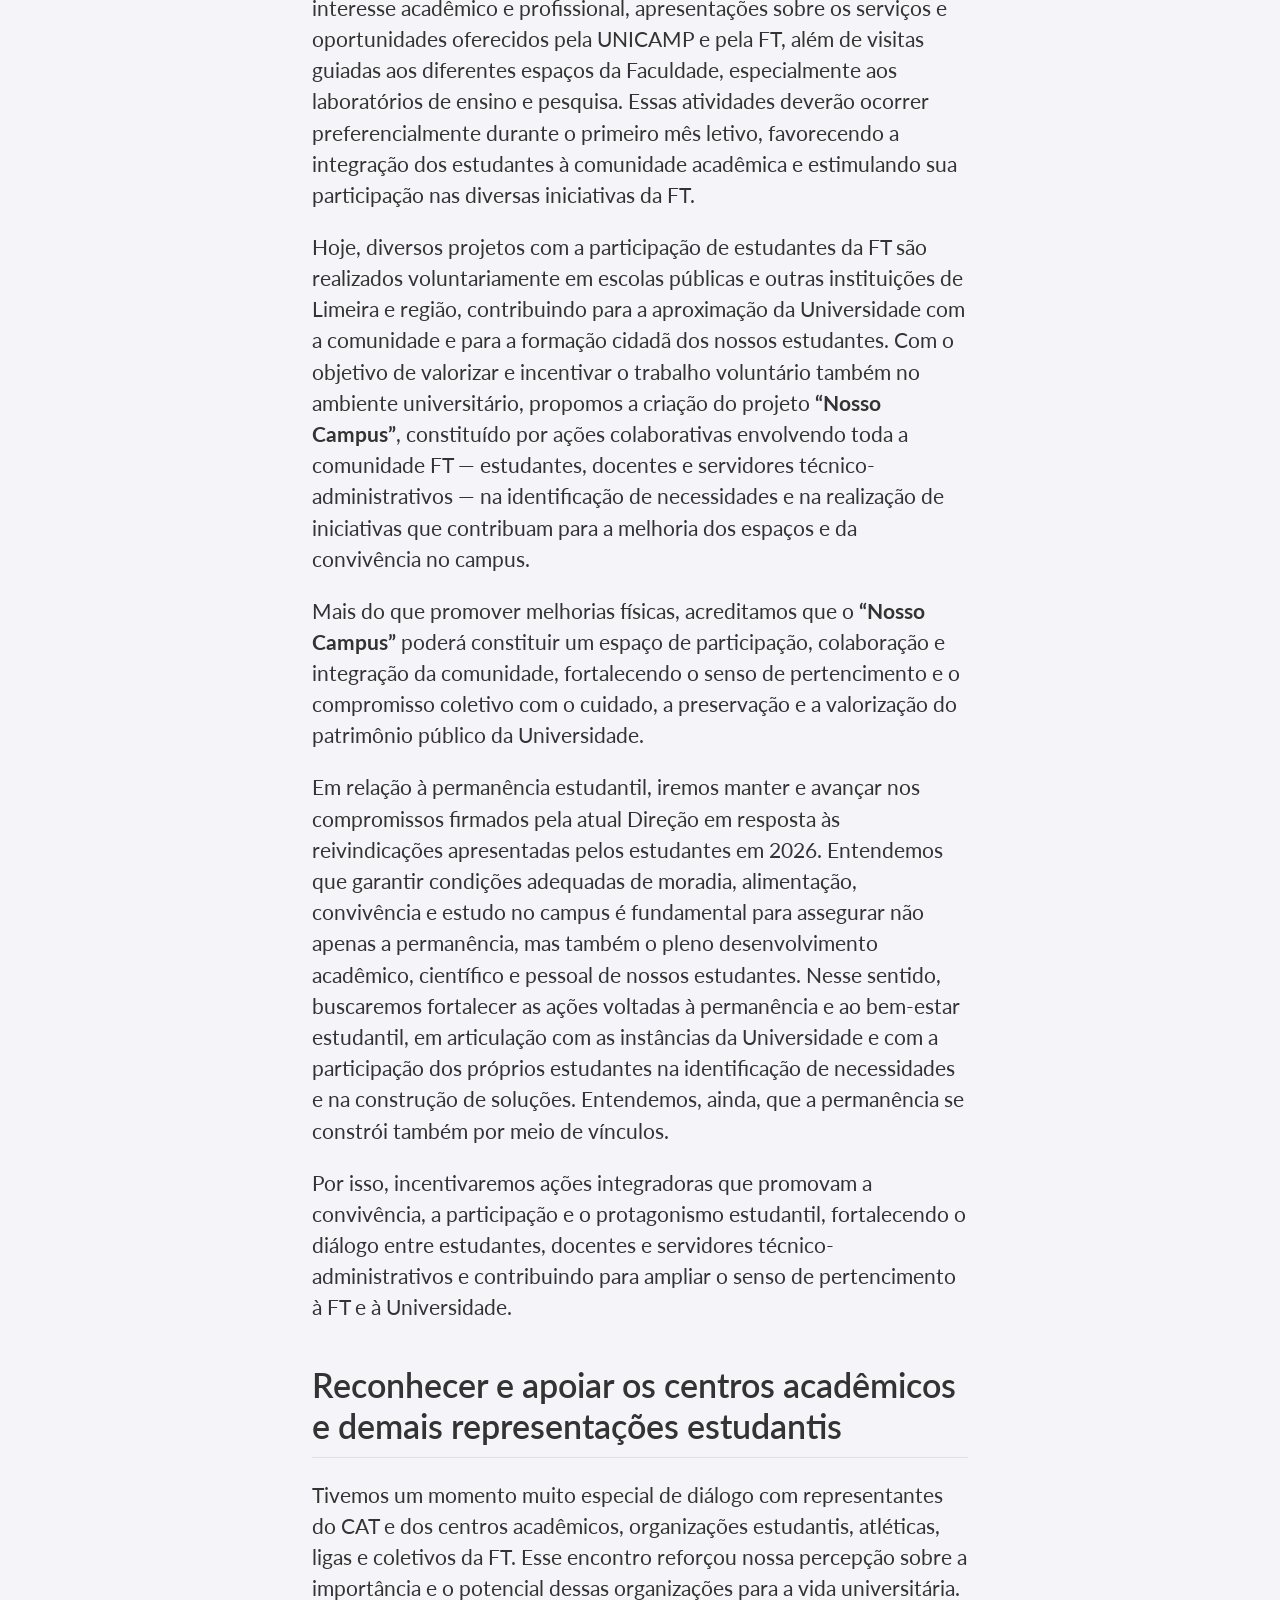
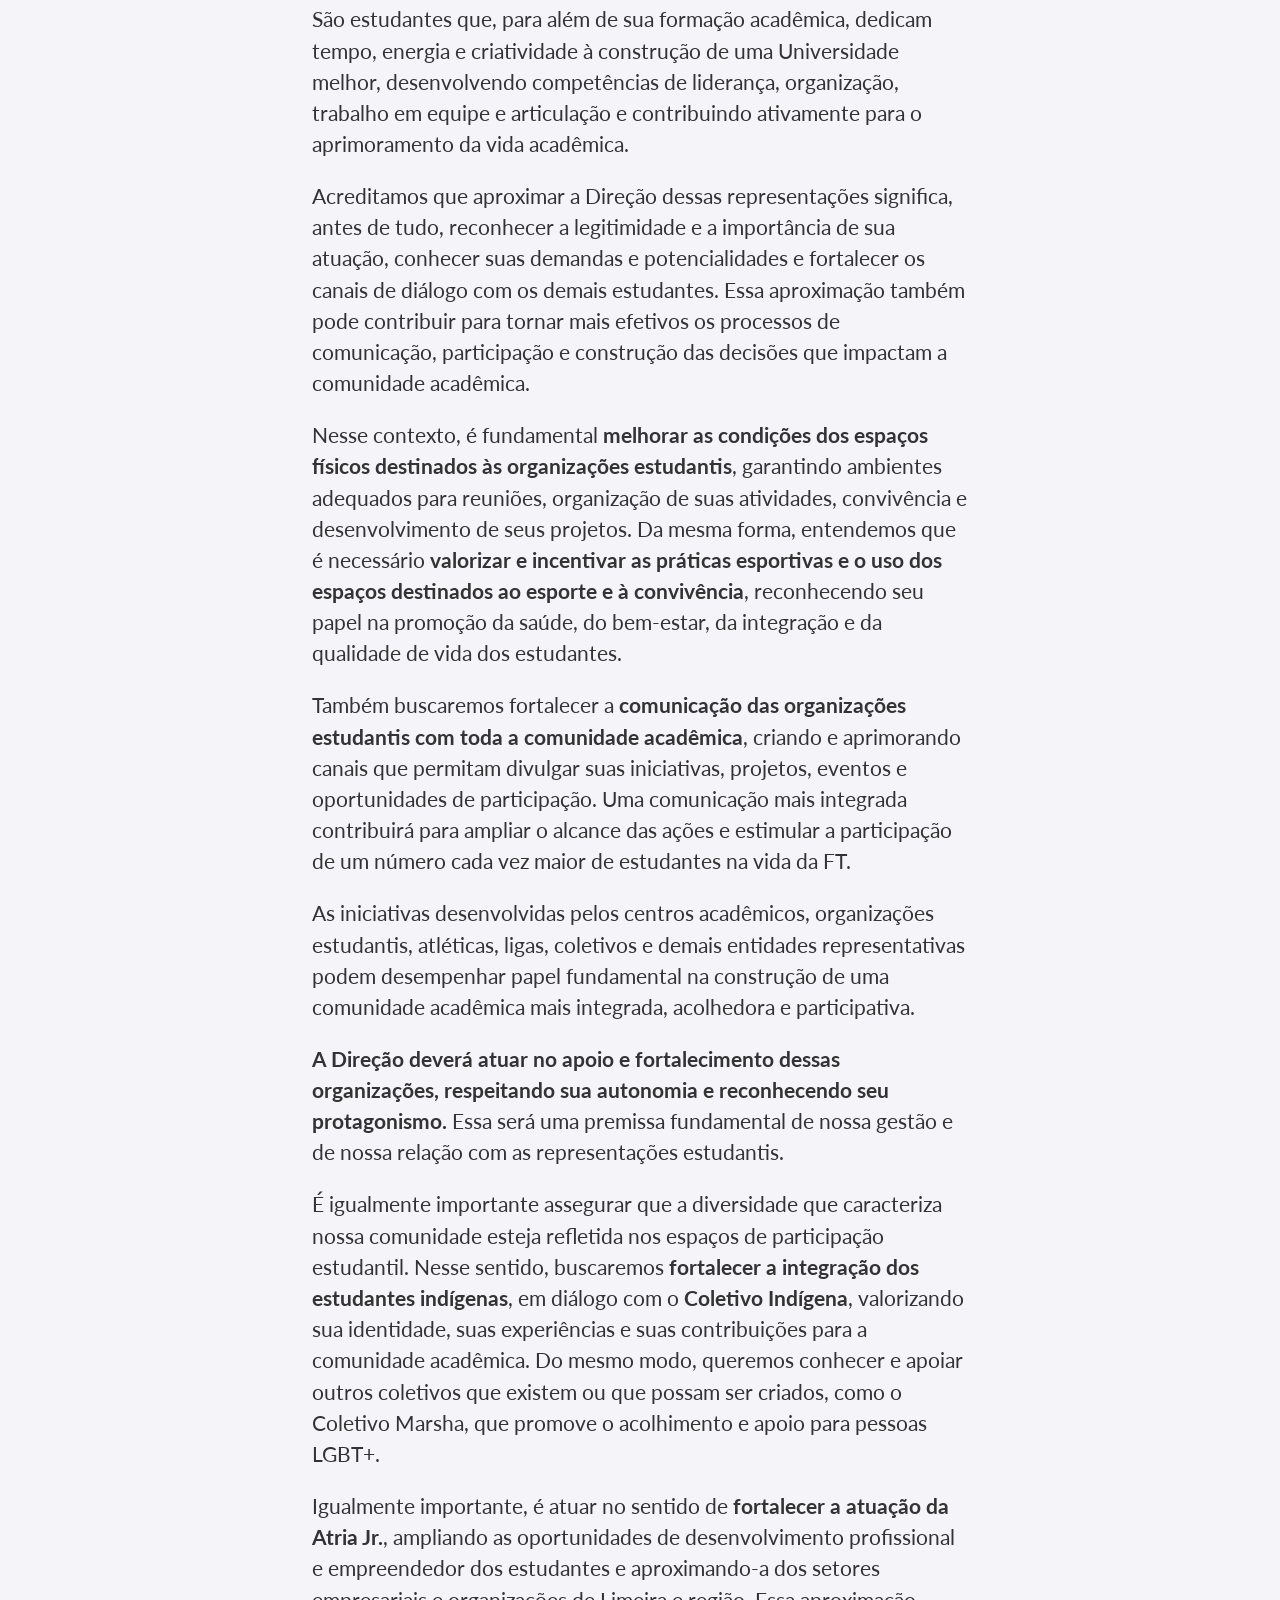
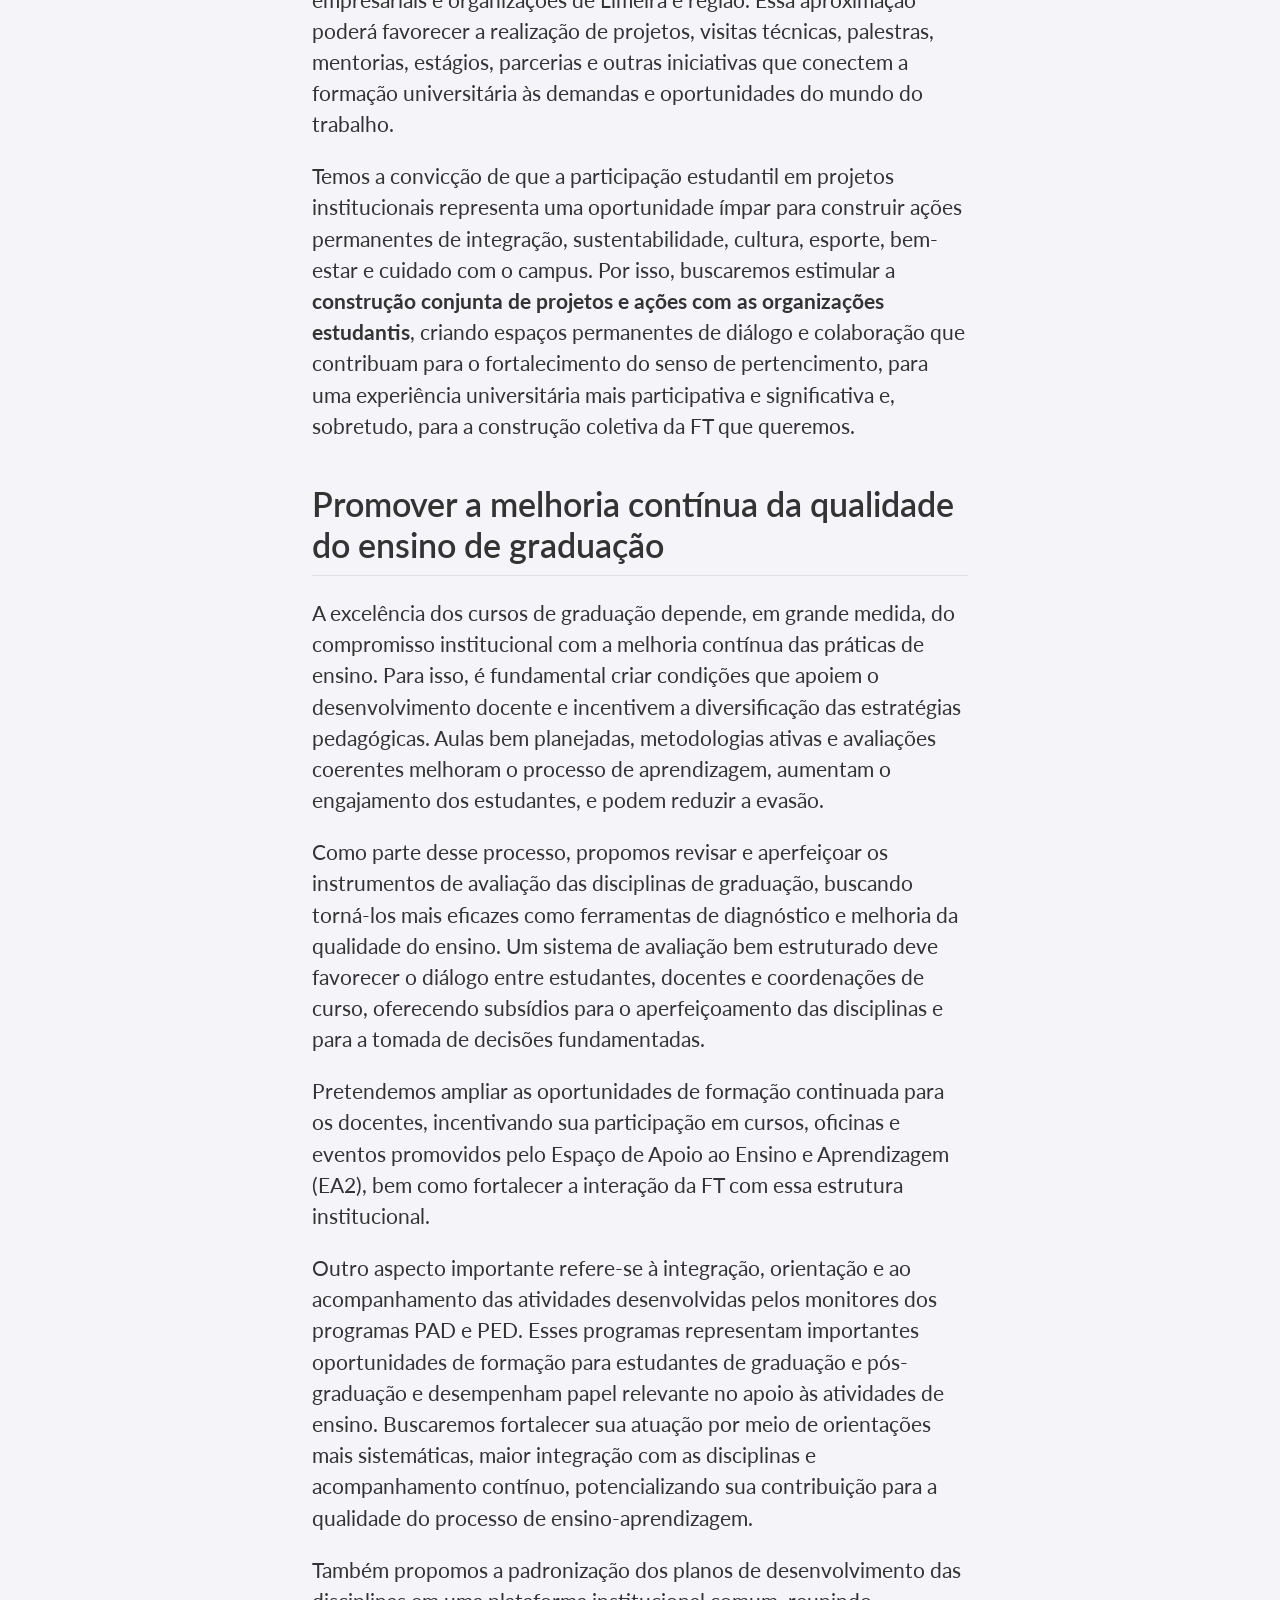
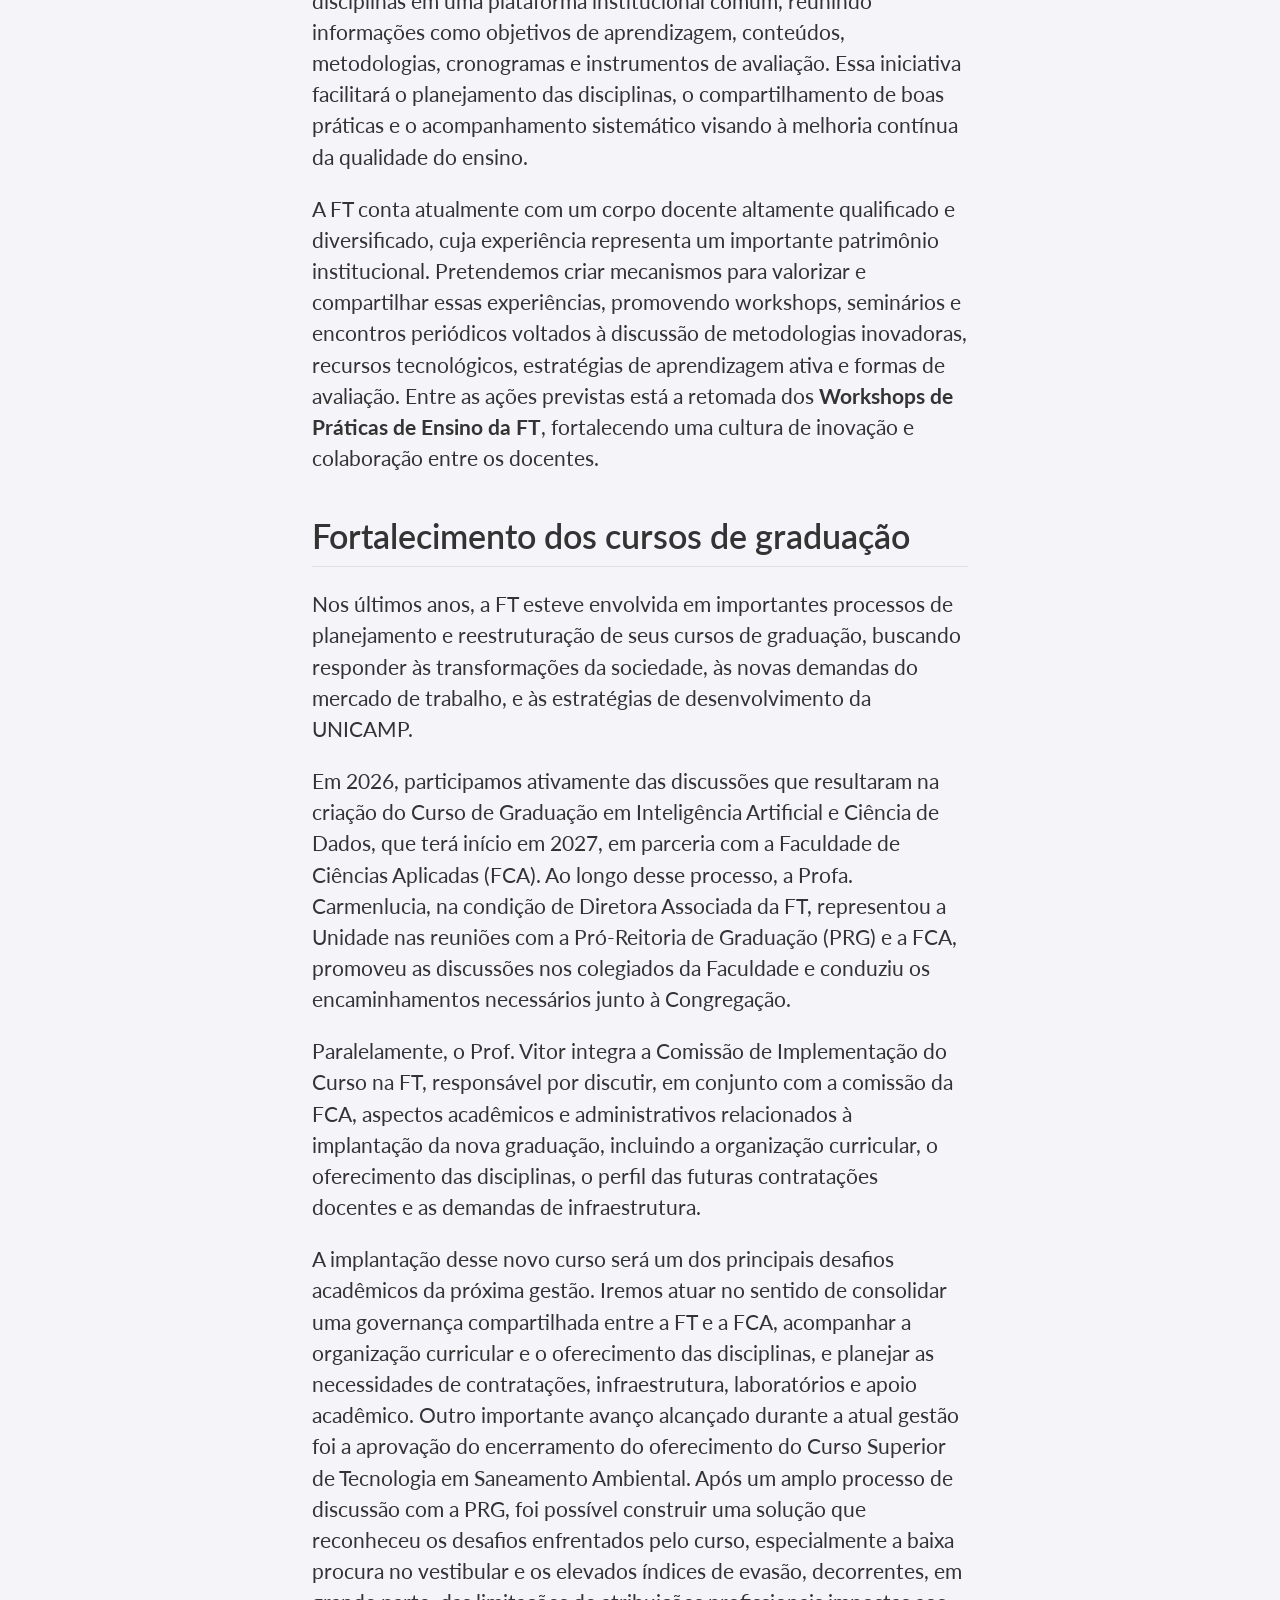
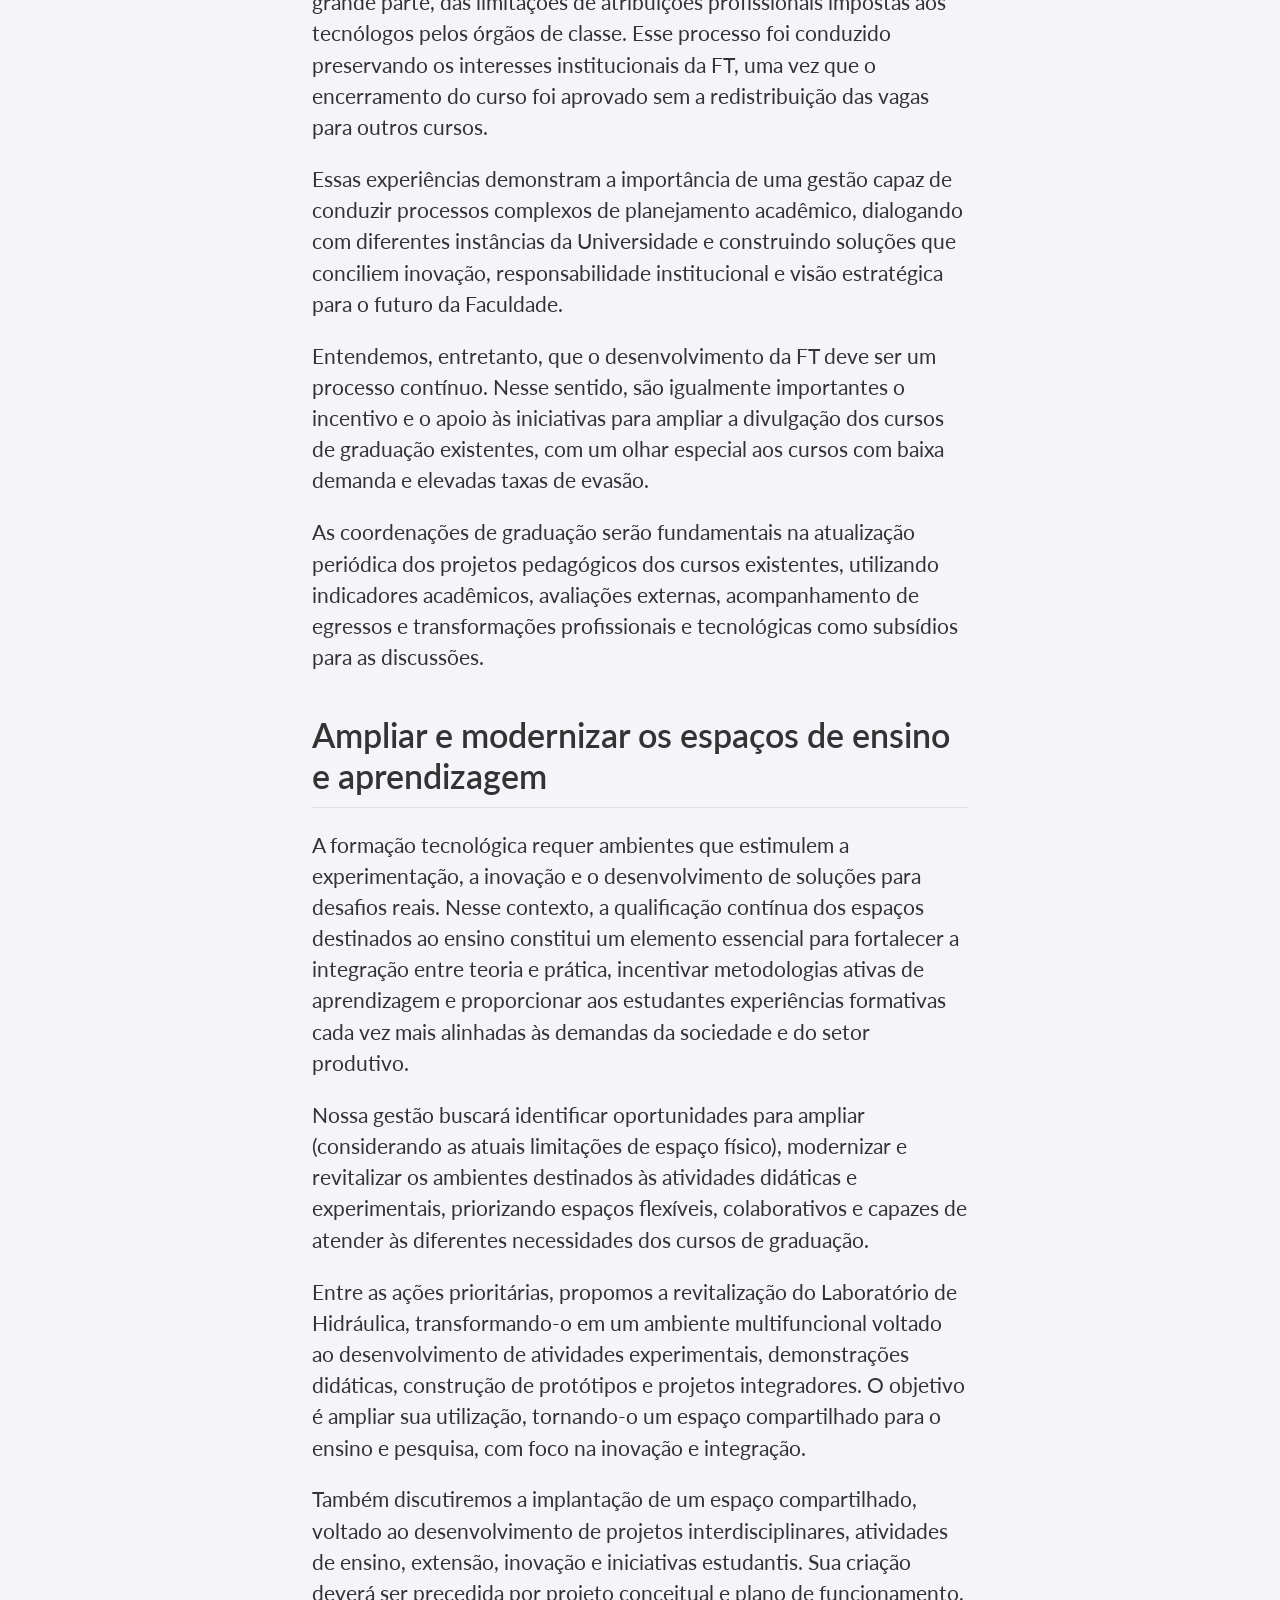
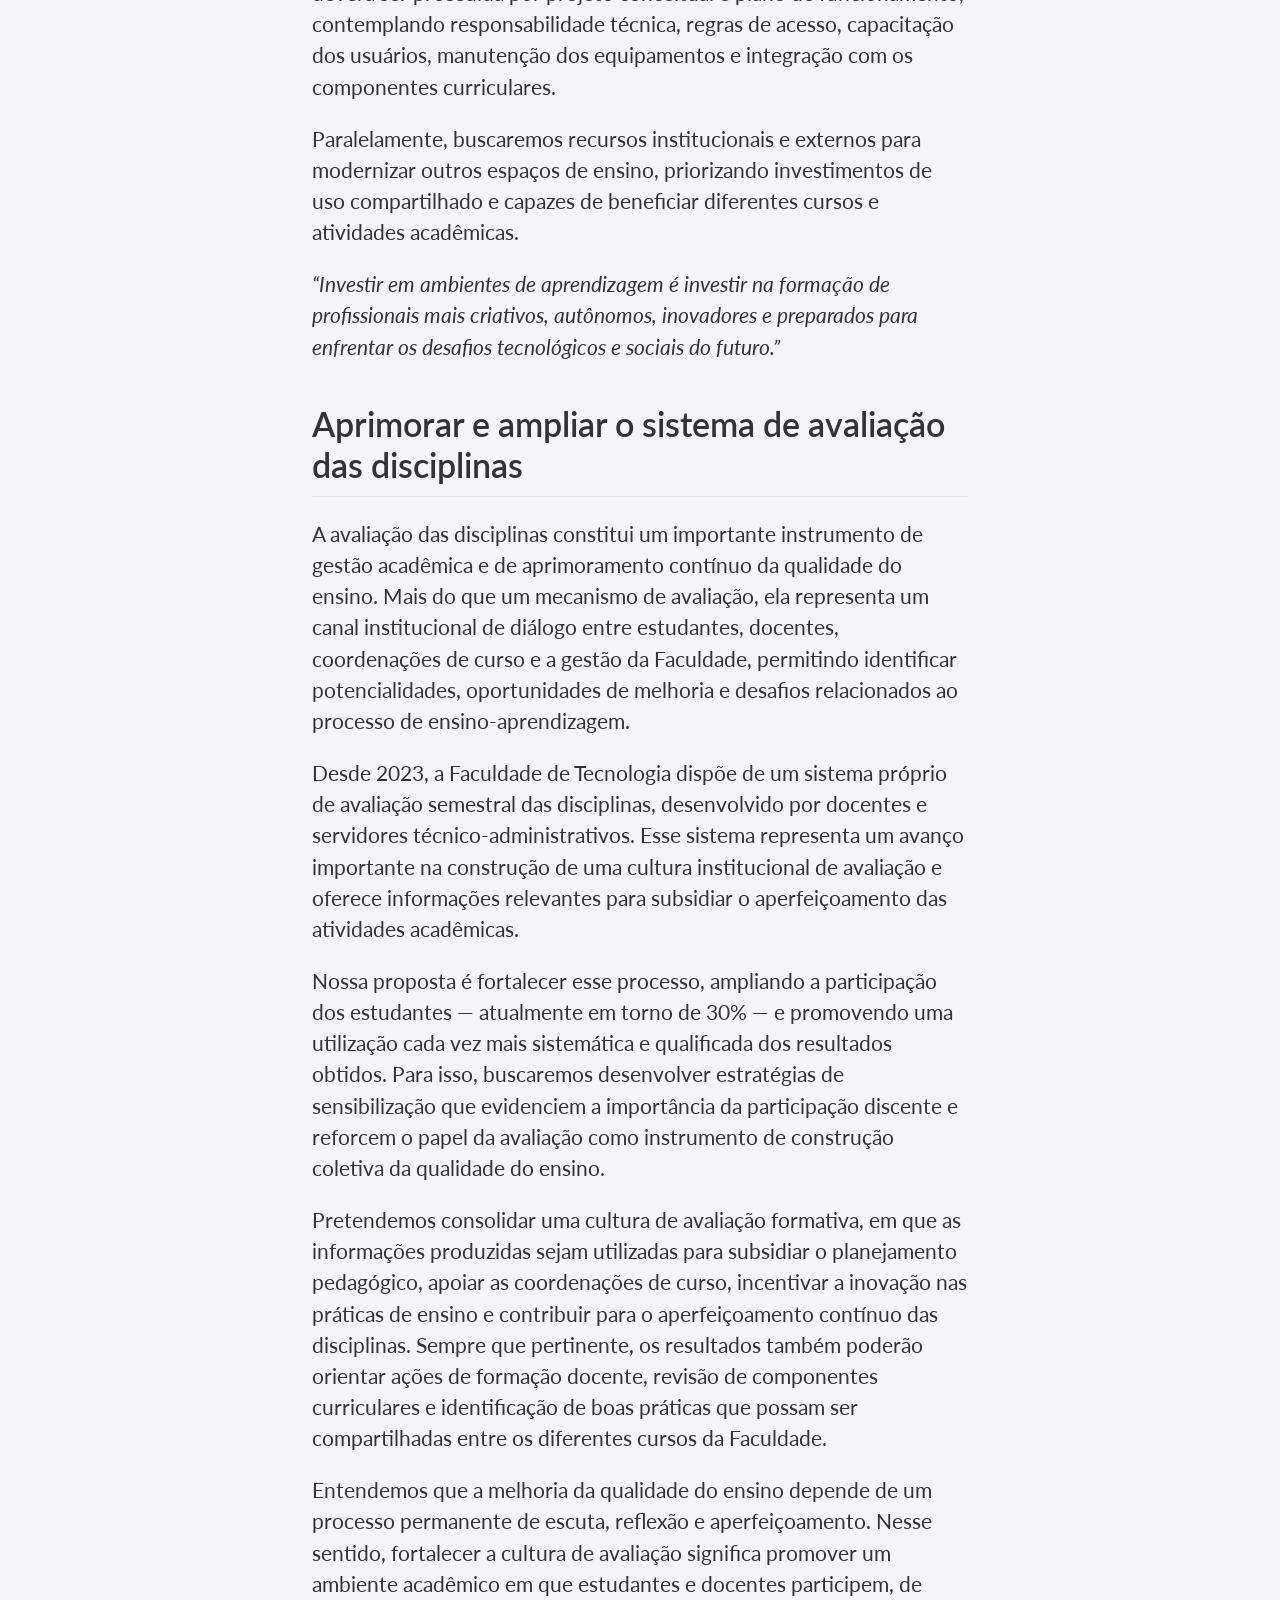
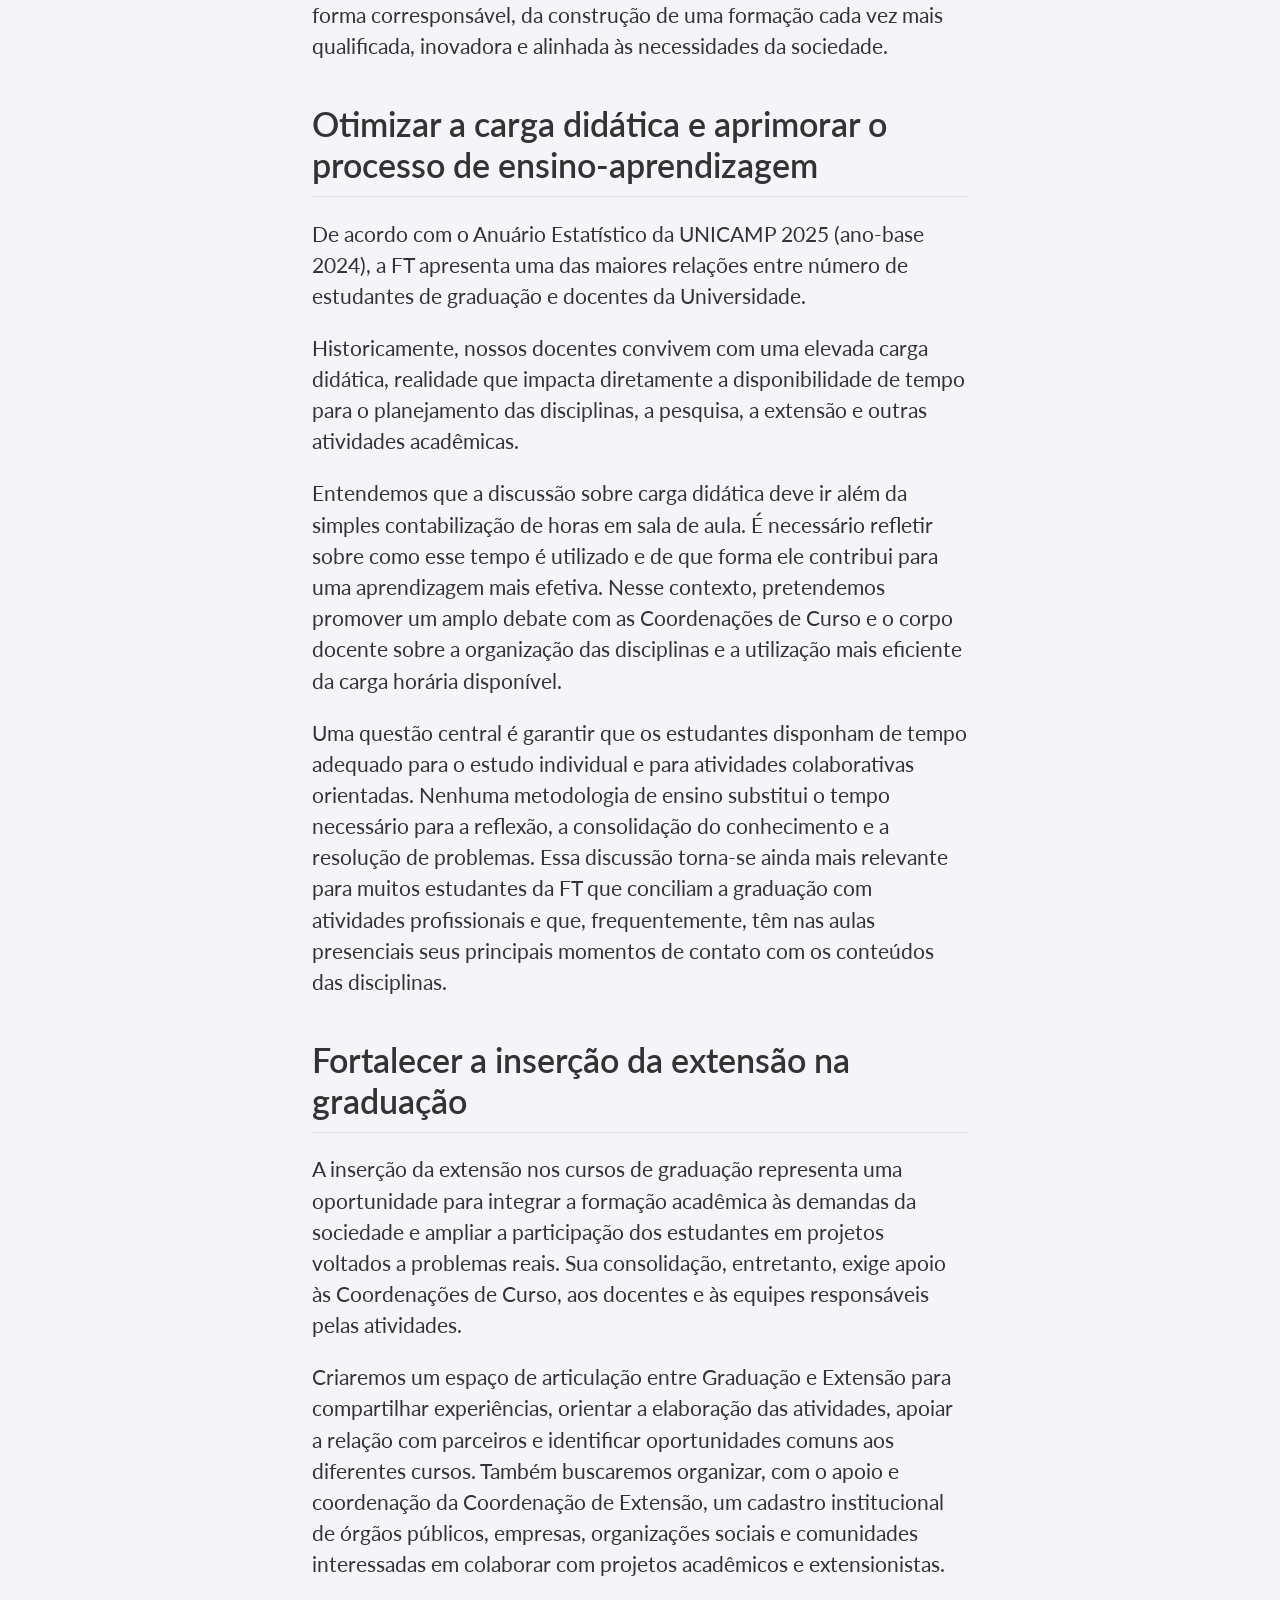
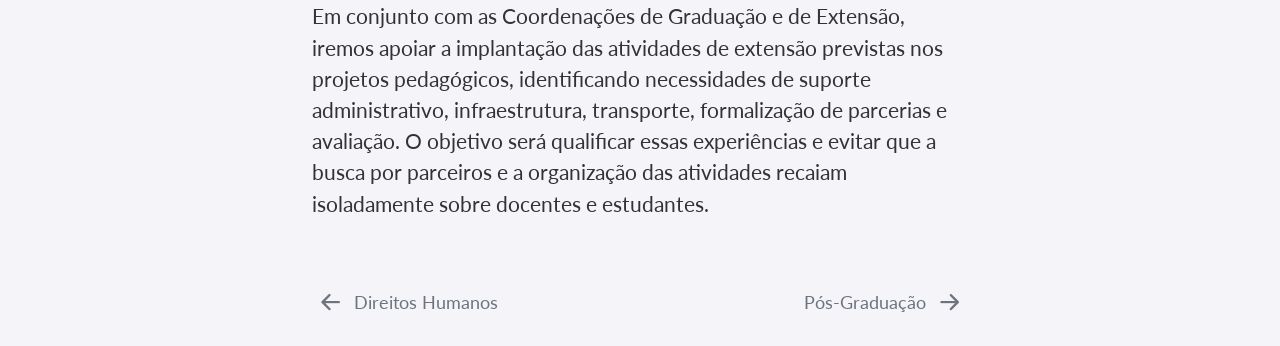
<file: docs/graduacao.html>
<!DOCTYPE html>
<html xmlns="http://www.w3.org/1999/xhtml" lang="pt" xml:lang="pt"><head>

<meta charset="utf-8">
<meta name="generator" content="quarto-1.10.18">

<meta name="viewport" content="width=device-width, initial-scale=1.0, user-scalable=yes">


<title>Graduação – Plano de Gestão FT - 2027-2030</title>
<style>
/* Default styles provided by pandoc.
** See https://pandoc.org/MANUAL.html#variables-for-html for config info.
*/
span.smallcaps{font-variant: small-caps;}
div.columns{display: flex; gap: 1.5em;}
div.column{flex: auto;}
@media screen {
div.columns{gap: min(4vw, 1.5em);}
div.column{overflow-x: auto;}
}
div.hanging-indent{margin-left: 1.5em; text-indent: -1.5em;}
ul.task-list{list-style: none;}
ul.task-list li input[type="checkbox"] {
  width: 0.8em;
  margin: 0 0.8em 0.2em -1em; /* quarto-specific, see https://github.com/quarto-dev/quarto-cli/issues/4556 */ 
  vertical-align: middle;
}
</style>


<script src="site_libs/quarto-nav/quarto-nav.js"></script>
<script src="site_libs/quarto-nav/headroom.min.js"></script>
<script src="site_libs/clipboard/clipboard.min.js"></script>
<script src="site_libs/quarto-search/autocomplete.umd.js"></script>
<script src="site_libs/quarto-search/fuse.min.js"></script>
<script src="site_libs/quarto-search/quarto-search.js"></script>
<meta name="quarto:offset" content="./">
<link href="./pos-graduacao.html" rel="next">
<link href="./direitos-humanos.html" rel="prev">
<script src="site_libs/quarto-html/quarto.js" type="module"></script>
<script src="site_libs/quarto-html/tabsets/tabsets.js" type="module"></script>
<script src="site_libs/quarto-html/popper.min.js"></script>
<script src="site_libs/quarto-html/tippy.umd.min.js"></script>
<script src="site_libs/quarto-html/anchor.min.js"></script>
<link href="site_libs/quarto-html/tippy.css" rel="stylesheet">
<link href="site_libs/quarto-html/quarto-syntax-highlighting-64a204ab8560d761af7679ceaba22944.css" rel="stylesheet" id="quarto-text-highlighting-styles">
<script src="site_libs/bootstrap/bootstrap.min.js"></script>
<link href="site_libs/bootstrap/bootstrap-icons.css" rel="stylesheet">
<link href="site_libs/bootstrap/bootstrap-000528a02bdd10b214853d05560731a4.min.css" rel="stylesheet" append-hash="true" id="quarto-bootstrap" data-mode="light">
<script id="quarto-search-options" type="application/json">{
  "location": "navbar",
  "copy-button": false,
  "collapse-after": 3,
  "panel-placement": "end",
  "type": "overlay",
  "limit": 50,
  "keyboard-shortcut": [
    "f",
    "/",
    "s"
  ],
  "show-item-context": false,
  "language": {
    "search-no-results-text": "Nenhum resultado",
    "search-matching-documents-text": "documentos correspondentes",
    "search-copy-link-title": "Copiar link para a busca",
    "search-hide-matches-text": "Esconder correspondências adicionais",
    "search-more-match-text": "mais correspondência neste documento",
    "search-more-matches-text": "mais correspondências neste documento",
    "search-clear-button-title": "Limpar",
    "search-text-placeholder": "",
    "search-detached-cancel-button-title": "Cancelar",
    "search-submit-button-title": "Enviar",
    "search-label": "Procurar"
  }
}</script>


<link rel="stylesheet" href="styles.css">
</head>

<body class="nav-sidebar floating nav-fixed quarto-light">

<div id="quarto-search-results"></div>
  <header id="quarto-header" class="headroom fixed-top">
    <nav class="navbar navbar-expand-lg " data-bs-theme="dark">
      <div class="navbar-container container-fluid">
      <div class="navbar-brand-container mx-auto">
    <a class="navbar-brand" href="./index.html">
    <span class="navbar-title">Plano de Gestão FT - 2027-2030</span>
    </a>
  </div>
        <div class="quarto-navbar-tools tools-end">
</div>
      </div> <!-- /container-fluid -->
    </nav>
  <nav class="quarto-secondary-nav">
    <div class="container-fluid d-flex">
      <button type="button" class="quarto-btn-toggle btn" data-bs-toggle="collapse" role="button" data-bs-target=".quarto-sidebar-collapse-item" aria-controls="quarto-sidebar" aria-expanded="false" aria-label="Alternar barra lateral" onclick="if (window.quartoToggleHeadroom) { window.quartoToggleHeadroom(); }">
        <i class="bi bi-layout-text-sidebar-reverse"></i>
      </button>
        <nav class="quarto-page-breadcrumbs" aria-label="breadcrumb"><ol class="breadcrumb"><li class="breadcrumb-item"><a href="./graduacao.html"><span class="chapter-title">Graduação</span></a></li></ol></nav>
        <a class="flex-grow-1" role="navigation" data-bs-toggle="collapse" data-bs-target=".quarto-sidebar-collapse-item" aria-controls="quarto-sidebar" aria-expanded="false" aria-label="Alternar barra lateral" onclick="if (window.quartoToggleHeadroom) { window.quartoToggleHeadroom(); }">      
        </a>
    </div>
  </nav>
</header>
<!-- content -->
<div id="quarto-content" class="quarto-container page-columns page-rows-contents page-layout-full page-navbar">
<!-- sidebar -->
  <nav id="quarto-sidebar" class="sidebar collapse collapse-horizontal quarto-sidebar-collapse-item sidebar-navigation floating overflow-auto">
    <div class="sidebar-menu-container"> 
    <ul class="list-unstyled mt-1">
        <li class="sidebar-item">
  <div class="sidebar-item-container"> 
  <a href="./index.html" class="sidebar-item-text sidebar-link"><span class="chapter-title">Experiência para Avançar</span></a>
  </div>
</li>
        <li class="sidebar-item">
  <div class="sidebar-item-container"> 
  <a href="./quem-somos.html" class="sidebar-item-text sidebar-link"><span class="chapter-title">Quem somos</span></a>
  </div>
</li>
        <li class="sidebar-item">
  <div class="sidebar-item-container"> 
  <a href="./comunicacao.html" class="sidebar-item-text sidebar-link"><span class="chapter-title">Comunicação Institucional e Orientação à Comunidade</span></a>
  </div>
</li>
        <li class="sidebar-item">
  <div class="sidebar-item-container"> 
  <a href="./gestao.html" class="sidebar-item-text sidebar-link"><span class="chapter-title">Gestão Institucional e de Pessoas</span></a>
  </div>
</li>
        <li class="sidebar-item">
  <div class="sidebar-item-container"> 
  <a href="./direitos-humanos.html" class="sidebar-item-text sidebar-link"><span class="chapter-title">Direitos Humanos</span></a>
  </div>
</li>
        <li class="sidebar-item">
  <div class="sidebar-item-container"> 
  <a href="./graduacao.html" class="sidebar-item-text sidebar-link active"><span class="chapter-title">Graduação</span></a>
  </div>
</li>
        <li class="sidebar-item">
  <div class="sidebar-item-container"> 
  <a href="./pos-graduacao.html" class="sidebar-item-text sidebar-link"><span class="chapter-title">Pós-Graduação</span></a>
  </div>
</li>
        <li class="sidebar-item">
  <div class="sidebar-item-container"> 
  <a href="./pesquisa.html" class="sidebar-item-text sidebar-link"><span class="chapter-title">Pesquisa</span></a>
  </div>
</li>
        <li class="sidebar-item">
  <div class="sidebar-item-container"> 
  <a href="./extensao.html" class="sidebar-item-text sidebar-link"><span class="chapter-title">Extensão</span></a>
  </div>
</li>
        <li class="sidebar-item">
  <div class="sidebar-item-container"> 
  <a href="./infra.html" class="sidebar-item-text sidebar-link"><span class="chapter-title">Infraestrutura Física</span></a>
  </div>
</li>
        <li class="sidebar-item">
  <div class="sidebar-item-container"> 
  <a href="./pdf.html" class="sidebar-item-text sidebar-link"><span class="chapter-title">Versão PDF do Plano</span></a>
  </div>
</li>
        <li class="sidebar-item">
  <div class="sidebar-item-container"> 
  <a href="./respostas-debate.html" class="sidebar-item-text sidebar-link"><span class="chapter-title">Respostas às questões encaminhadas pela comunidade no debate</span></a>
  </div>
</li>
    </ul>
    </div>
</nav>
<div id="quarto-sidebar-glass" class="quarto-sidebar-collapse-item" data-bs-toggle="collapse" data-bs-target=".quarto-sidebar-collapse-item"></div>
<!-- margin-sidebar -->
    <div id="quarto-margin-sidebar" class="sidebar margin-sidebar">
        <nav id="TOC" role="doc-toc" class="toc-active">
    <h2 id="toc-title">Índice</h2>
   
  <ul>
  <li><a href="#acolhimento-acompanhamento-e-permanência" id="toc-acolhimento-acompanhamento-e-permanência" class="nav-link active" data-scroll-target="#acolhimento-acompanhamento-e-permanência">Acolhimento, Acompanhamento e Permanência</a></li>
  <li><a href="#reconhecer-e-apoiar-os-centros-acadêmicos-e-demais-representações-estudantis" id="toc-reconhecer-e-apoiar-os-centros-acadêmicos-e-demais-representações-estudantis" class="nav-link" data-scroll-target="#reconhecer-e-apoiar-os-centros-acadêmicos-e-demais-representações-estudantis">Reconhecer e apoiar os centros acadêmicos e demais representações estudantis</a></li>
  <li><a href="#promover-a-melhoria-contínua-da-qualidade-do-ensino-de-graduação" id="toc-promover-a-melhoria-contínua-da-qualidade-do-ensino-de-graduação" class="nav-link" data-scroll-target="#promover-a-melhoria-contínua-da-qualidade-do-ensino-de-graduação">Promover a melhoria contínua da qualidade do ensino de graduação</a></li>
  <li><a href="#fortalecimento-dos-cursos-de-graduação" id="toc-fortalecimento-dos-cursos-de-graduação" class="nav-link" data-scroll-target="#fortalecimento-dos-cursos-de-graduação">Fortalecimento dos cursos de graduação</a></li>
  <li><a href="#ampliar-e-modernizar-os-espaços-de-ensino-e-aprendizagem" id="toc-ampliar-e-modernizar-os-espaços-de-ensino-e-aprendizagem" class="nav-link" data-scroll-target="#ampliar-e-modernizar-os-espaços-de-ensino-e-aprendizagem">Ampliar e modernizar os espaços de ensino e aprendizagem</a></li>
  <li><a href="#aprimorar-e-ampliar-o-sistema-de-avaliação-das-disciplinas" id="toc-aprimorar-e-ampliar-o-sistema-de-avaliação-das-disciplinas" class="nav-link" data-scroll-target="#aprimorar-e-ampliar-o-sistema-de-avaliação-das-disciplinas">Aprimorar e ampliar o sistema de avaliação das disciplinas</a></li>
  <li><a href="#otimizar-a-carga-didática-e-aprimorar-o-processo-de-ensino-aprendizagem" id="toc-otimizar-a-carga-didática-e-aprimorar-o-processo-de-ensino-aprendizagem" class="nav-link" data-scroll-target="#otimizar-a-carga-didática-e-aprimorar-o-processo-de-ensino-aprendizagem">Otimizar a carga didática e aprimorar o processo de ensino-aprendizagem</a></li>
  <li><a href="#fortalecer-a-inserção-da-extensão-na-graduação" id="toc-fortalecer-a-inserção-da-extensão-na-graduação" class="nav-link" data-scroll-target="#fortalecer-a-inserção-da-extensão-na-graduação">Fortalecer a inserção da extensão na graduação</a></li>
  </ul>
</nav>
    </div>
<!-- main -->
<main class="content column-body" id="quarto-document-content">

<header id="title-block-header" class="quarto-title-block default">
<div class="quarto-title">
<h1 class="title"><span class="chapter-title">Graduação</span></h1>
</div>



<div class="quarto-title-meta column-body">

    
  
    
  </div>
  


</header>


<p>A graduação é o coração de uma Faculdade. É nela que tudo se inicia. Nós, docentes, ingressamos na Universidade por meio de concursos vinculados a disciplinas de graduação e, a partir dessa atuação, desenvolvemos também nossas atividades de pesquisa, extensão e ensino na pós-graduação. Da mesma forma, os servidores técnico administrativos atuam em diferentes áreas, contribuindo, direta ou indiretamente, para a formação de nossos estudantes e para o pleno funcionamento da graduação.</p>
<p>Nossa gestão atuará em articulação com as Coordenações de Curso, Comissões de Graduação, Núcleos Docentes Estruturantes oferecendo suporte institucional para o desenvolvimento dos cursos. As ações estarão organizadas em torno do acolhimento e da permanência estudantil, da melhoria contínua do ensino, do planejamento acadêmico, da inserção da extensão, da modernização dos ambientes de aprendizagem e do equilíbrio da carga didática.</p>
<section id="acolhimento-acompanhamento-e-permanência" class="level2">
<h2 class="anchored" data-anchor-id="acolhimento-acompanhamento-e-permanência">Acolhimento, Acompanhamento e Permanência</h2>
<p>O ingresso na Universidade representa um momento de grandes expectativas, e também de incertezas e desafios. Um acolhimento estruturado e um acompanhamento mais próximo da Direção e das Coordenações de Curso podem contribuir para a adaptação dos novos estudantes, fortalecendo seu vínculo com a Faculdade desde o início de sua trajetória acadêmica.</p>
<p>A qualidade do ensino está diretamente relacionada com um ambiente acadêmico acolhedor, inovador e comprometido com o aprimoramento contínuo dos processos de ensino e aprendizagem. Nesse sentido, pretendemos fortalecer ações que promovam a integração da comunidade acadêmica, estimulem a reflexão sobre as práticas pedagógicas e valorizem o protagonismo dos estudantes e docentes.</p>
<p>Uma das prioridades será ampliar as ações de acolhimento e integração dos estudantes ingressantes, favorecendo sua adaptação à vida universitária, o conhecimento da estrutura e das oportunidades oferecidas pela Universidade, e o fortalecimento do sentimento de pertencimento à comunidade acadêmica. Acreditamos que uma recepção bem estruturada contribui significativamente para a permanência estudantil, para o sucesso acadêmico e para a construção de vínculos duradouros com a Faculdade.</p>
<p>Propomos a implementação de um programa de recepção aos ingressantes, que inclua palestras com especialistas sobre temas de interesse acadêmico e profissional, apresentações sobre os serviços e oportunidades oferecidos pela UNICAMP e pela FT, além de visitas guiadas aos diferentes espaços da Faculdade, especialmente aos laboratórios de ensino e pesquisa. Essas atividades deverão ocorrer preferencialmente durante o primeiro mês letivo, favorecendo a integração dos estudantes à comunidade acadêmica e estimulando sua participação nas diversas iniciativas da FT.</p>
<p>Hoje, diversos projetos com a participação de estudantes da FT são realizados voluntariamente em escolas públicas e outras instituições de Limeira e região, contribuindo para a aproximação da Universidade com a comunidade e para a formação cidadã dos nossos estudantes. Com o objetivo de valorizar e incentivar o trabalho voluntário também no ambiente universitário, propomos a criação do projeto <strong>“Nosso Campus”</strong>, constituído por ações colaborativas envolvendo toda a comunidade FT — estudantes, docentes e servidores técnico-administrativos — na identificação de necessidades e na realização de iniciativas que contribuam para a melhoria dos espaços e da convivência no campus.</p>
<p>Mais do que promover melhorias físicas, acreditamos que o <strong>“Nosso Campus”</strong> poderá constituir um espaço de participação, colaboração e integração da comunidade, fortalecendo o senso de pertencimento e o compromisso coletivo com o cuidado, a preservação e a valorização do patrimônio público da Universidade.</p>
<p>Em relação à permanência estudantil, iremos manter e avançar nos compromissos firmados pela atual Direção em resposta às reivindicações apresentadas pelos estudantes em 2026. Entendemos que garantir condições adequadas de moradia, alimentação, convivência e estudo no campus é fundamental para assegurar não apenas a permanência, mas também o pleno desenvolvimento acadêmico, científico e pessoal de nossos estudantes. Nesse sentido, buscaremos fortalecer as ações voltadas à permanência e ao bem-estar estudantil, em articulação com as instâncias da Universidade e com a participação dos próprios estudantes na identificação de necessidades e na construção de soluções. Entendemos, ainda, que a permanência se constrói também por meio de vínculos.</p>
<p>Por isso, incentivaremos ações integradoras que promovam a convivência, a participação e o protagonismo estudantil, fortalecendo o diálogo entre estudantes, docentes e servidores técnico-administrativos e contribuindo para ampliar o senso de pertencimento à FT e à Universidade.</p>
</section>
<section id="reconhecer-e-apoiar-os-centros-acadêmicos-e-demais-representações-estudantis" class="level2">
<h2 class="anchored" data-anchor-id="reconhecer-e-apoiar-os-centros-acadêmicos-e-demais-representações-estudantis">Reconhecer e apoiar os centros acadêmicos e demais representações estudantis</h2>
<p>Tivemos um momento muito especial de diálogo com representantes do CAT e dos centros acadêmicos, organizações estudantis, atléticas, ligas e coletivos da FT. Esse encontro reforçou nossa percepção sobre a importância e o potencial dessas organizações para a vida universitária. São estudantes que, para além de sua formação acadêmica, dedicam tempo, energia e criatividade à construção de uma Universidade melhor, desenvolvendo competências de liderança, organização, trabalho em equipe e articulação e contribuindo ativamente para o aprimoramento da vida acadêmica.</p>
<p>Acreditamos que aproximar a Direção dessas representações significa, antes de tudo, reconhecer a legitimidade e a importância de sua atuação, conhecer suas demandas e potencialidades e fortalecer os canais de diálogo com os demais estudantes. Essa aproximação também pode contribuir para tornar mais efetivos os processos de comunicação, participação e construção das decisões que impactam a comunidade acadêmica.</p>
<p>Nesse contexto, é fundamental <strong>melhorar as condições dos espaços físicos destinados às organizações estudantis</strong>, garantindo ambientes adequados para reuniões, organização de suas atividades, convivência e desenvolvimento de seus projetos. Da mesma forma, entendemos que é necessário <strong>valorizar e incentivar as práticas esportivas e o uso dos espaços destinados ao esporte e à convivência</strong>, reconhecendo seu papel na promoção da saúde, do bem-estar, da integração e da qualidade de vida dos estudantes.</p>
<p>Também buscaremos fortalecer a <strong>comunicação das organizações estudantis com toda a comunidade acadêmica</strong>, criando e aprimorando canais que permitam divulgar suas iniciativas, projetos, eventos e oportunidades de participação. Uma comunicação mais integrada contribuirá para ampliar o alcance das ações e estimular a participação de um número cada vez maior de estudantes na vida da FT.</p>
<p>As iniciativas desenvolvidas pelos centros acadêmicos, organizações estudantis, atléticas, ligas, coletivos e demais entidades representativas podem desempenhar papel fundamental na construção de uma comunidade acadêmica mais integrada, acolhedora e participativa.</p>
<p><strong>A Direção deverá atuar no apoio e fortalecimento dessas organizações, respeitando sua autonomia e reconhecendo seu protagonismo.</strong> Essa será uma premissa fundamental de nossa gestão e de nossa relação com as representações estudantis.</p>
<p>É igualmente importante assegurar que a diversidade que caracteriza nossa comunidade esteja refletida nos espaços de participação estudantil. Nesse sentido, buscaremos <strong>fortalecer a integração dos estudantes indígenas</strong>, em diálogo com o <strong>Coletivo Indígena</strong>, valorizando sua identidade, suas experiências e suas contribuições para a comunidade acadêmica. Do mesmo modo, queremos conhecer e apoiar outros coletivos que existem ou que possam ser criados, como o Coletivo Marsha, que promove o acolhimento e apoio para pessoas LGBT+.</p>
<p>Igualmente importante, é atuar no sentido de <strong>fortalecer a atuação da Atria Jr.</strong>, ampliando as oportunidades de desenvolvimento profissional e empreendedor dos estudantes e aproximando-a dos setores empresariais e organizações de Limeira e região. Essa aproximação poderá favorecer a realização de projetos, visitas técnicas, palestras, mentorias, estágios, parcerias e outras iniciativas que conectem a formação universitária às demandas e oportunidades do mundo do trabalho.</p>
<p>Temos a convicção de que a participação estudantil em projetos institucionais representa uma oportunidade ímpar para construir ações permanentes de integração, sustentabilidade, cultura, esporte, bem-estar e cuidado com o campus. Por isso, buscaremos estimular a <strong>construção conjunta de projetos e ações com as organizações estudantis</strong>, criando espaços permanentes de diálogo e colaboração que contribuam para o fortalecimento do senso de pertencimento, para uma experiência universitária mais participativa e significativa e, sobretudo, para a construção coletiva da FT que queremos.</p>
</section>
<section id="promover-a-melhoria-contínua-da-qualidade-do-ensino-de-graduação" class="level2">
<h2 class="anchored" data-anchor-id="promover-a-melhoria-contínua-da-qualidade-do-ensino-de-graduação">Promover a melhoria contínua da qualidade do ensino de graduação</h2>
<p>A excelência dos cursos de graduação depende, em grande medida, do compromisso institucional com a melhoria contínua das práticas de ensino. Para isso, é fundamental criar condições que apoiem o desenvolvimento docente e incentivem a diversificação das estratégias pedagógicas. Aulas bem planejadas, metodologias ativas e avaliações coerentes melhoram o processo de aprendizagem, aumentam o engajamento dos estudantes, e podem reduzir a evasão.</p>
<p>Como parte desse processo, propomos revisar e aperfeiçoar os instrumentos de avaliação das disciplinas de graduação, buscando torná-los mais eficazes como ferramentas de diagnóstico e melhoria da qualidade do ensino. Um sistema de avaliação bem estruturado deve favorecer o diálogo entre estudantes, docentes e coordenações de curso, oferecendo subsídios para o aperfeiçoamento das disciplinas e para a tomada de decisões fundamentadas.</p>
<p>Pretendemos ampliar as oportunidades de formação continuada para os docentes, incentivando sua participação em cursos, oficinas e eventos promovidos pelo Espaço de Apoio ao Ensino e Aprendizagem (EA2), bem como fortalecer a interação da FT com essa estrutura institucional.</p>
<p>Outro aspecto importante refere-se à integração, orientação e ao acompanhamento das atividades desenvolvidas pelos monitores dos programas PAD e PED. Esses programas representam importantes oportunidades de formação para estudantes de graduação e pós-graduação e desempenham papel relevante no apoio às atividades de ensino. Buscaremos fortalecer sua atuação por meio de orientações mais sistemáticas, maior integração com as disciplinas e acompanhamento contínuo, potencializando sua contribuição para a qualidade do processo de ensino-aprendizagem.</p>
<p>Também propomos a padronização dos planos de desenvolvimento das disciplinas em uma plataforma institucional comum, reunindo informações como objetivos de aprendizagem, conteúdos, metodologias, cronogramas e instrumentos de avaliação. Essa iniciativa facilitará o planejamento das disciplinas, o compartilhamento de boas práticas e o acompanhamento sistemático visando à melhoria contínua da qualidade do ensino.</p>
<p>A FT conta atualmente com um corpo docente altamente qualificado e diversificado, cuja experiência representa um importante patrimônio institucional. Pretendemos criar mecanismos para valorizar e compartilhar essas experiências, promovendo workshops, seminários e encontros periódicos voltados à discussão de metodologias inovadoras, recursos tecnológicos, estratégias de aprendizagem ativa e formas de avaliação. Entre as ações previstas está a retomada dos <strong>Workshops de Práticas de Ensino da FT</strong>, fortalecendo uma cultura de inovação e colaboração entre os docentes.</p>
</section>
<section id="fortalecimento-dos-cursos-de-graduação" class="level2">
<h2 class="anchored" data-anchor-id="fortalecimento-dos-cursos-de-graduação">Fortalecimento dos cursos de graduação</h2>
<p>Nos últimos anos, a FT esteve envolvida em importantes processos de planejamento e reestruturação de seus cursos de graduação, buscando responder às transformações da sociedade, às novas demandas do mercado de trabalho, e às estratégias de desenvolvimento da UNICAMP.</p>
<p>Em 2026, participamos ativamente das discussões que resultaram na criação do Curso de Graduação em Inteligência Artificial e Ciência de Dados, que terá início em 2027, em parceria com a Faculdade de Ciências Aplicadas (FCA). Ao longo desse processo, a Profa. Carmenlucia, na condição de Diretora Associada da FT, representou a Unidade nas reuniões com a Pró-Reitoria de Graduação (PRG) e a FCA, promoveu as discussões nos colegiados da Faculdade e conduziu os encaminhamentos necessários junto à Congregação.</p>
<p>Paralelamente, o Prof.&nbsp;Vitor integra a Comissão de Implementação do Curso na FT, responsável por discutir, em conjunto com a comissão da FCA, aspectos acadêmicos e administrativos relacionados à implantação da nova graduação, incluindo a organização curricular, o oferecimento das disciplinas, o perfil das futuras contratações docentes e as demandas de infraestrutura.</p>
<p>A implantação desse novo curso será um dos principais desafios acadêmicos da próxima gestão. Iremos atuar no sentido de consolidar uma governança compartilhada entre a FT e a FCA, acompanhar a organização curricular e o oferecimento das disciplinas, e planejar as necessidades de contratações, infraestrutura, laboratórios e apoio acadêmico. Outro importante avanço alcançado durante a atual gestão foi a aprovação do encerramento do oferecimento do Curso Superior de Tecnologia em Saneamento Ambiental. Após um amplo processo de discussão com a PRG, foi possível construir uma solução que reconheceu os desafios enfrentados pelo curso, especialmente a baixa procura no vestibular e os elevados índices de evasão, decorrentes, em grande parte, das limitações de atribuições profissionais impostas aos tecnólogos pelos órgãos de classe. Esse processo foi conduzido preservando os interesses institucionais da FT, uma vez que o encerramento do curso foi aprovado sem a redistribuição das vagas para outros cursos.</p>
<p>Essas experiências demonstram a importância de uma gestão capaz de conduzir processos complexos de planejamento acadêmico, dialogando com diferentes instâncias da Universidade e construindo soluções que conciliem inovação, responsabilidade institucional e visão estratégica para o futuro da Faculdade.</p>
<p>Entendemos, entretanto, que o desenvolvimento da FT deve ser um processo contínuo. Nesse sentido, são igualmente importantes o incentivo e o apoio às iniciativas para ampliar a divulgação dos cursos de graduação existentes, com um olhar especial aos cursos com baixa demanda e elevadas taxas de evasão.</p>
<p>As coordenações de graduação serão fundamentais na atualização periódica dos projetos pedagógicos dos cursos existentes, utilizando indicadores acadêmicos, avaliações externas, acompanhamento de egressos e transformações profissionais e tecnológicas como subsídios para as discussões.</p>
</section>
<section id="ampliar-e-modernizar-os-espaços-de-ensino-e-aprendizagem" class="level2">
<h2 class="anchored" data-anchor-id="ampliar-e-modernizar-os-espaços-de-ensino-e-aprendizagem">Ampliar e modernizar os espaços de ensino e aprendizagem</h2>
<p>A formação tecnológica requer ambientes que estimulem a experimentação, a inovação e o desenvolvimento de soluções para desafios reais. Nesse contexto, a qualificação contínua dos espaços destinados ao ensino constitui um elemento essencial para fortalecer a integração entre teoria e prática, incentivar metodologias ativas de aprendizagem e proporcionar aos estudantes experiências formativas cada vez mais alinhadas às demandas da sociedade e do setor produtivo.</p>
<p>Nossa gestão buscará identificar oportunidades para ampliar (considerando as atuais limitações de espaço físico), modernizar e revitalizar os ambientes destinados às atividades didáticas e experimentais, priorizando espaços flexíveis, colaborativos e capazes de atender às diferentes necessidades dos cursos de graduação.</p>
<p>Entre as ações prioritárias, propomos a revitalização do Laboratório de Hidráulica, transformando-o em um ambiente multifuncional voltado ao desenvolvimento de atividades experimentais, demonstrações didáticas, construção de protótipos e projetos integradores. O objetivo é ampliar sua utilização, tornando-o um espaço compartilhado para o ensino e pesquisa, com foco na inovação e integração.</p>
<p>Também discutiremos a implantação de um espaço compartilhado, voltado ao desenvolvimento de projetos interdisciplinares, atividades de ensino, extensão, inovação e iniciativas estudantis. Sua criação deverá ser precedida por projeto conceitual e plano de funcionamento, contemplando responsabilidade técnica, regras de acesso, capacitação dos usuários, manutenção dos equipamentos e integração com os componentes curriculares.</p>
<p>Paralelamente, buscaremos recursos institucionais e externos para modernizar outros espaços de ensino, priorizando investimentos de uso compartilhado e capazes de beneficiar diferentes cursos e atividades acadêmicas.</p>
<p><em>“Investir em ambientes de aprendizagem é investir na formação de profissionais mais criativos, autônomos, inovadores e preparados para enfrentar os desafios tecnológicos e sociais do futuro.”</em></p>
</section>
<section id="aprimorar-e-ampliar-o-sistema-de-avaliação-das-disciplinas" class="level2">
<h2 class="anchored" data-anchor-id="aprimorar-e-ampliar-o-sistema-de-avaliação-das-disciplinas">Aprimorar e ampliar o sistema de avaliação das disciplinas</h2>
<p>A avaliação das disciplinas constitui um importante instrumento de gestão acadêmica e de aprimoramento contínuo da qualidade do ensino. Mais do que um mecanismo de avaliação, ela representa um canal institucional de diálogo entre estudantes, docentes, coordenações de curso e a gestão da Faculdade, permitindo identificar potencialidades, oportunidades de melhoria e desafios relacionados ao processo de ensino-aprendizagem.</p>
<p>Desde 2023, a Faculdade de Tecnologia dispõe de um sistema próprio de avaliação semestral das disciplinas, desenvolvido por docentes e servidores técnico-administrativos. Esse sistema representa um avanço importante na construção de uma cultura institucional de avaliação e oferece informações relevantes para subsidiar o aperfeiçoamento das atividades acadêmicas.</p>
<p>Nossa proposta é fortalecer esse processo, ampliando a participação dos estudantes — atualmente em torno de 30% — e promovendo uma utilização cada vez mais sistemática e qualificada dos resultados obtidos. Para isso, buscaremos desenvolver estratégias de sensibilização que evidenciem a importância da participação discente e reforcem o papel da avaliação como instrumento de construção coletiva da qualidade do ensino.</p>
<p>Pretendemos consolidar uma cultura de avaliação formativa, em que as informações produzidas sejam utilizadas para subsidiar o planejamento pedagógico, apoiar as coordenações de curso, incentivar a inovação nas práticas de ensino e contribuir para o aperfeiçoamento contínuo das disciplinas. Sempre que pertinente, os resultados também poderão orientar ações de formação docente, revisão de componentes curriculares e identificação de boas práticas que possam ser compartilhadas entre os diferentes cursos da Faculdade.</p>
<p>Entendemos que a melhoria da qualidade do ensino depende de um processo permanente de escuta, reflexão e aperfeiçoamento. Nesse sentido, fortalecer a cultura de avaliação significa promover um ambiente acadêmico em que estudantes e docentes participem, de forma corresponsável, da construção de uma formação cada vez mais qualificada, inovadora e alinhada às necessidades da sociedade.</p>
</section>
<section id="otimizar-a-carga-didática-e-aprimorar-o-processo-de-ensino-aprendizagem" class="level2">
<h2 class="anchored" data-anchor-id="otimizar-a-carga-didática-e-aprimorar-o-processo-de-ensino-aprendizagem">Otimizar a carga didática e aprimorar o processo de ensino-aprendizagem</h2>
<p>De acordo com o Anuário Estatístico da UNICAMP 2025 (ano-base 2024), a FT apresenta uma das maiores relações entre número de estudantes de graduação e docentes da Universidade.</p>
<p>Historicamente, nossos docentes convivem com uma elevada carga didática, realidade que impacta diretamente a disponibilidade de tempo para o planejamento das disciplinas, a pesquisa, a extensão e outras atividades acadêmicas.</p>
<p>Entendemos que a discussão sobre carga didática deve ir além da simples contabilização de horas em sala de aula. É necessário refletir sobre como esse tempo é utilizado e de que forma ele contribui para uma aprendizagem mais efetiva. Nesse contexto, pretendemos promover um amplo debate com as Coordenações de Curso e o corpo docente sobre a organização das disciplinas e a utilização mais eficiente da carga horária disponível.</p>
<p>Uma questão central é garantir que os estudantes disponham de tempo adequado para o estudo individual e para atividades colaborativas orientadas. Nenhuma metodologia de ensino substitui o tempo necessário para a reflexão, a consolidação do conhecimento e a resolução de problemas. Essa discussão torna-se ainda mais relevante para muitos estudantes da FT que conciliam a graduação com atividades profissionais e que, frequentemente, têm nas aulas presenciais seus principais momentos de contato com os conteúdos das disciplinas.</p>
</section>
<section id="fortalecer-a-inserção-da-extensão-na-graduação" class="level2">
<h2 class="anchored" data-anchor-id="fortalecer-a-inserção-da-extensão-na-graduação">Fortalecer a inserção da extensão na graduação</h2>
<p>A inserção da extensão nos cursos de graduação representa uma oportunidade para integrar a formação acadêmica às demandas da sociedade e ampliar a participação dos estudantes em projetos voltados a problemas reais. Sua consolidação, entretanto, exige apoio às Coordenações de Curso, aos docentes e às equipes responsáveis pelas atividades.</p>
<p>Criaremos um espaço de articulação entre Graduação e Extensão para compartilhar experiências, orientar a elaboração das atividades, apoiar a relação com parceiros e identificar oportunidades comuns aos diferentes cursos. Também buscaremos organizar, com o apoio e coordenação da Coordenação de Extensão, um cadastro institucional de órgãos públicos, empresas, organizações sociais e comunidades interessadas em colaborar com projetos acadêmicos e extensionistas.</p>
<p>Em conjunto com as Coordenações de Graduação e de Extensão, iremos apoiar a implantação das atividades de extensão previstas nos projetos pedagógicos, identificando necessidades de suporte administrativo, infraestrutura, transporte, formalização de parcerias e avaliação. O objetivo será qualificar essas experiências e evitar que a busca por parceiros e a organização das atividades recaiam isoladamente sobre docentes e estudantes.</p>


</section>

</main> <!-- /main -->
<script id="quarto-html-after-body" type="application/javascript">
  window.document.addEventListener("DOMContentLoaded", function (event) {
    const icon = "";
    const anchorJS = new window.AnchorJS();
    anchorJS.options = {
      placement: 'right',
      icon: icon
    };
    anchorJS.add('.anchored');
    const isCodeAnnotation = (el) => {
      for (const clz of el.classList) {
        if (clz.startsWith('code-annotation-')) {                     
          return true;
        }
      }
      return false;
    }
    const onCopySuccess = function(e) {
      // button target
      const button = e.trigger;
      // don't keep focus
      button.blur();
      // flash "checked"
      button.classList.add('code-copy-button-checked');
      var currentTitle = button.getAttribute("title");
      button.setAttribute("title", "Copiada");
      let tooltip;
      if (window.bootstrap) {
        button.setAttribute("data-bs-toggle", "tooltip");
        button.setAttribute("data-bs-placement", "left");
        button.setAttribute("data-bs-title", "Copiada");
        tooltip = new bootstrap.Tooltip(button, 
          { trigger: "manual", 
            customClass: "code-copy-button-tooltip",
            offset: [0, -8]});
        tooltip.show();    
      }
      setTimeout(function() {
        if (tooltip) {
          tooltip.hide();
          button.removeAttribute("data-bs-title");
          button.removeAttribute("data-bs-toggle");
          button.removeAttribute("data-bs-placement");
        }
        button.setAttribute("title", currentTitle);
        button.classList.remove('code-copy-button-checked');
      }, 1000);
      // clear code selection
      e.clearSelection();
    }
    const getTextToCopy = function(trigger) {
      const outerScaffold = trigger.parentElement.cloneNode(true);
      const codeEl = outerScaffold.querySelector('code');
      for (const childEl of codeEl.children) {
        if (isCodeAnnotation(childEl)) {
          childEl.remove();
        }
      }
      return codeEl.innerText;
    }
    const clipboard = new window.ClipboardJS('.code-copy-button:not([data-in-quarto-modal])', {
      text: getTextToCopy
    });
    clipboard.on('success', onCopySuccess);
    if (window.document.getElementById('quarto-embedded-source-code-modal')) {
      const clipboardModal = new window.ClipboardJS('.code-copy-button[data-in-quarto-modal]', {
        text: getTextToCopy,
        container: window.document.getElementById('quarto-embedded-source-code-modal')
      });
      clipboardModal.on('success', onCopySuccess);
    }
      var localhostRegex = new RegExp(/^(?:http|https):\/\/localhost\:?[0-9]*\//);
      var mailtoRegex = new RegExp(/^mailto:/);
        var filterRegex = new RegExp('/' + window.location.host + '/');
      var isInternal = (href) => {
          return filterRegex.test(href) || localhostRegex.test(href) || mailtoRegex.test(href);
      }
      // Inspect non-navigation links and adorn them if external
     var links = window.document.querySelectorAll('a[href]:not(.nav-link):not(.navbar-brand):not(.toc-action):not(.sidebar-link):not(.sidebar-item-toggle):not(.pagination-link):not(.no-external):not([aria-hidden]):not(.dropdown-item):not(.quarto-navigation-tool):not(.about-link)');
      for (var i=0; i<links.length; i++) {
        const link = links[i];
        if (!isInternal(link.href)) {
          // undo the damage that might have been done by quarto-nav.js in the case of
          // links that we want to consider external
          if (link.dataset.originalHref !== undefined) {
            link.href = link.dataset.originalHref;
          }
        }
      }
    function tippyHover(el, contentFn, onTriggerFn, onUntriggerFn) {
      const config = {
        allowHTML: true,
        maxWidth: 500,
        delay: 100,
        arrow: false,
        appendTo: function(el) {
            return el.parentElement;
        },
        interactive: true,
        interactiveBorder: 10,
        theme: 'quarto',
        placement: 'bottom-start',
      };
      if (contentFn) {
        config.content = contentFn;
      }
      if (onTriggerFn) {
        config.onTrigger = onTriggerFn;
      }
      if (onUntriggerFn) {
        config.onUntrigger = onUntriggerFn;
      }
      window.tippy(el, config); 
    }
    const noterefs = window.document.querySelectorAll('a[role="doc-noteref"]');
    for (var i=0; i<noterefs.length; i++) {
      const ref = noterefs[i];
      tippyHover(ref, function() {
        // use id or data attribute instead here
        let href = ref.getAttribute('data-footnote-href') || ref.getAttribute('href');
        try { href = new URL(href).hash; } catch {}
        const id = href.replace(/^#\/?/, "");
        const note = window.document.getElementById(id);
        if (note) {
          return note.innerHTML;
        } else {
          return "";
        }
      });
    }
    const xrefs = window.document.querySelectorAll('a.quarto-xref');
    const processXRef = (id, note) => {
      // Strip column container classes
      const stripColumnClz = (el) => {
        el.classList.remove("page-full", "page-columns");
        if (el.children) {
          for (const child of el.children) {
            stripColumnClz(child);
          }
        }
      }
      stripColumnClz(note)
      if (id === null || id.startsWith('sec-')) {
        // Special case sections, only their first couple elements
        const container = document.createElement("div");
        if (note.children && note.children.length > 2) {
          container.appendChild(note.children[0].cloneNode(true));
          for (let i = 1; i < note.children.length; i++) {
            const child = note.children[i];
            if (child.tagName === "P" && child.innerText === "") {
              continue;
            } else {
              container.appendChild(child.cloneNode(true));
              break;
            }
          }
          if (window.Quarto?.typesetMath) {
            window.Quarto.typesetMath(container);
          }
          return container.innerHTML
        } else {
          if (window.Quarto?.typesetMath) {
            window.Quarto.typesetMath(note);
          }
          return note.innerHTML;
        }
      } else {
        // Remove any anchor links if they are present
        const anchorLink = note.querySelector('a.anchorjs-link');
        if (anchorLink) {
          anchorLink.remove();
        }
        if (window.Quarto?.typesetMath) {
          window.Quarto.typesetMath(note);
        }
        if (note.classList.contains("callout")) {
          return note.outerHTML;
        } else {
          return note.innerHTML;
        }
      }
    }
    for (var i=0; i<xrefs.length; i++) {
      const xref = xrefs[i];
      tippyHover(xref, undefined, function(instance) {
        instance.disable();
        let url = xref.getAttribute('href');
        let hash = undefined; 
        if (url.startsWith('#')) {
          hash = url;
        } else {
          try { hash = new URL(url).hash; } catch {}
        }
        if (hash) {
          const id = hash.replace(/^#\/?/, "");
          const note = window.document.getElementById(id);
          if (note !== null) {
            try {
              const html = processXRef(id, note.cloneNode(true));
              instance.setContent(html);
            } finally {
              instance.enable();
              instance.show();
            }
          } else {
            // See if we can fetch this
            fetch(url.split('#')[0])
            .then(res => res.text())
            .then(html => {
              const parser = new DOMParser();
              const htmlDoc = parser.parseFromString(html, "text/html");
              const note = htmlDoc.getElementById(id);
              if (note !== null) {
                const html = processXRef(id, note);
                instance.setContent(html);
              } 
            }).finally(() => {
              instance.enable();
              instance.show();
            });
          }
        } else {
          // See if we can fetch a full url (with no hash to target)
          // This is a special case and we should probably do some content thinning / targeting
          fetch(url)
          .then(res => res.text())
          .then(html => {
            const parser = new DOMParser();
            const htmlDoc = parser.parseFromString(html, "text/html");
            const note = htmlDoc.querySelector('main.content');
            if (note !== null) {
              // This should only happen for chapter cross references
              // (since there is no id in the URL)
              // remove the first header
              if (note.children.length > 0 && note.children[0].tagName === "HEADER") {
                note.children[0].remove();
              }
              const html = processXRef(null, note);
              instance.setContent(html);
            } 
          }).finally(() => {
            instance.enable();
            instance.show();
          });
        }
      }, function(instance) {
      });
    }
        let selectedAnnoteEl;
        const selectorForAnnotation = ( cell, annotation) => {
          let cellAttr = 'data-code-cell="' + cell + '"';
          let lineAttr = 'data-code-annotation="' +  annotation + '"';
          const selector = 'span[' + cellAttr + '][' + lineAttr + ']';
          return selector;
        }
        const selectCodeLines = (annoteEl) => {
          const doc = window.document;
          const targetCell = annoteEl.getAttribute("data-target-cell");
          const targetAnnotation = annoteEl.getAttribute("data-target-annotation");
          const annoteSpan = window.document.querySelector(selectorForAnnotation(targetCell, targetAnnotation));
          const lines = annoteSpan.getAttribute("data-code-lines").split(",");
          const lineIds = lines.map((line) => {
            return targetCell + "-" + line;
          })
          let top = null;
          let height = null;
          let parent = null;
          if (lineIds.length > 0) {
              //compute the position of the single el (top and bottom and make a div)
              const el = window.document.getElementById(lineIds[0]);
              top = el.offsetTop;
              height = el.offsetHeight;
              parent = el.parentElement.parentElement;
            if (lineIds.length > 1) {
              const lastEl = window.document.getElementById(lineIds[lineIds.length - 1]);
              const bottom = lastEl.offsetTop + lastEl.offsetHeight;
              height = bottom - top;
            }
            if (top !== null && height !== null && parent !== null) {
              // cook up a div (if necessary) and position it 
              let div = window.document.getElementById("code-annotation-line-highlight");
              if (div === null) {
                div = window.document.createElement("div");
                div.setAttribute("id", "code-annotation-line-highlight");
                div.style.position = 'absolute';
                parent.appendChild(div);
              }
              div.style.top = top - 2 + "px";
              div.style.height = height + 4 + "px";
              div.style.left = 0;
              let gutterDiv = window.document.getElementById("code-annotation-line-highlight-gutter");
              if (gutterDiv === null) {
                gutterDiv = window.document.createElement("div");
                gutterDiv.setAttribute("id", "code-annotation-line-highlight-gutter");
                gutterDiv.style.position = 'absolute';
                const codeCell = window.document.getElementById(targetCell);
                const gutter = codeCell.querySelector('.code-annotation-gutter');
                gutter.appendChild(gutterDiv);
              }
              gutterDiv.style.top = top - 2 + "px";
              gutterDiv.style.height = height + 4 + "px";
            }
            selectedAnnoteEl = annoteEl;
          }
        };
        const unselectCodeLines = () => {
          const elementsIds = ["code-annotation-line-highlight", "code-annotation-line-highlight-gutter"];
          elementsIds.forEach((elId) => {
            const div = window.document.getElementById(elId);
            if (div) {
              div.remove();
            }
          });
          selectedAnnoteEl = undefined;
        };
          // Handle positioning of the toggle
      window.addEventListener(
        "resize",
        throttle(() => {
          elRect = undefined;
          if (selectedAnnoteEl) {
            selectCodeLines(selectedAnnoteEl);
          }
        }, 10)
      );
      function throttle(fn, ms) {
      let throttle = false;
      let timer;
        return (...args) => {
          if(!throttle) { // first call gets through
              fn.apply(this, args);
              throttle = true;
          } else { // all the others get throttled
              if(timer) clearTimeout(timer); // cancel #2
              timer = setTimeout(() => {
                fn.apply(this, args);
                timer = throttle = false;
              }, ms);
          }
        };
      }
        // Attach click handler to the DT
        const annoteDls = window.document.querySelectorAll('dt[data-target-cell]');
        for (const annoteDlNode of annoteDls) {
          annoteDlNode.addEventListener('click', (event) => {
            const clickedEl = event.target;
            if (clickedEl !== selectedAnnoteEl) {
              unselectCodeLines();
              const activeEl = window.document.querySelector('dt[data-target-cell].code-annotation-active');
              if (activeEl) {
                activeEl.classList.remove('code-annotation-active');
              }
              selectCodeLines(clickedEl);
              clickedEl.classList.add('code-annotation-active');
            } else {
              // Unselect the line
              unselectCodeLines();
              clickedEl.classList.remove('code-annotation-active');
            }
          });
        }
    const findCites = (el) => {
      const parentEl = el.parentElement;
      if (parentEl) {
        const cites = parentEl.dataset.cites;
        if (cites) {
          return {
            el,
            cites: cites.split(' ')
          };
        } else {
          return findCites(el.parentElement)
        }
      } else {
        return undefined;
      }
    };
    var bibliorefs = window.document.querySelectorAll('a[role="doc-biblioref"]');
    for (var i=0; i<bibliorefs.length; i++) {
      const ref = bibliorefs[i];
      const citeInfo = findCites(ref);
      if (citeInfo) {
        tippyHover(citeInfo.el, function() {
          var popup = window.document.createElement('div');
          citeInfo.cites.forEach(function(cite) {
            var citeDiv = window.document.createElement('div');
            citeDiv.classList.add('hanging-indent');
            citeDiv.classList.add('csl-entry');
            var biblioDiv = window.document.getElementById('ref-' + cite);
            if (biblioDiv) {
              citeDiv.innerHTML = biblioDiv.innerHTML;
            }
            popup.appendChild(citeDiv);
          });
          return popup.innerHTML;
        });
      }
    }
  });
  </script>
<nav class="page-navigation column-body">
  <div class="nav-page nav-page-previous">
      <a href="./direitos-humanos.html" class="pagination-link" aria-label="Direitos Humanos">
        <i class="bi bi-arrow-left-short"></i> <span class="nav-page-text"><span class="chapter-title">Direitos Humanos</span></span>
      </a>          
  </div>
  <div class="nav-page nav-page-next">
      <a href="./pos-graduacao.html" class="pagination-link" aria-label="Pós-Graduação">
        <span class="nav-page-text"><span class="chapter-title">Pós-Graduação</span></span> <i class="bi bi-arrow-right-short"></i>
      </a>
  </div>
</nav>
</div> <!-- /content -->




</body></html>
</file>
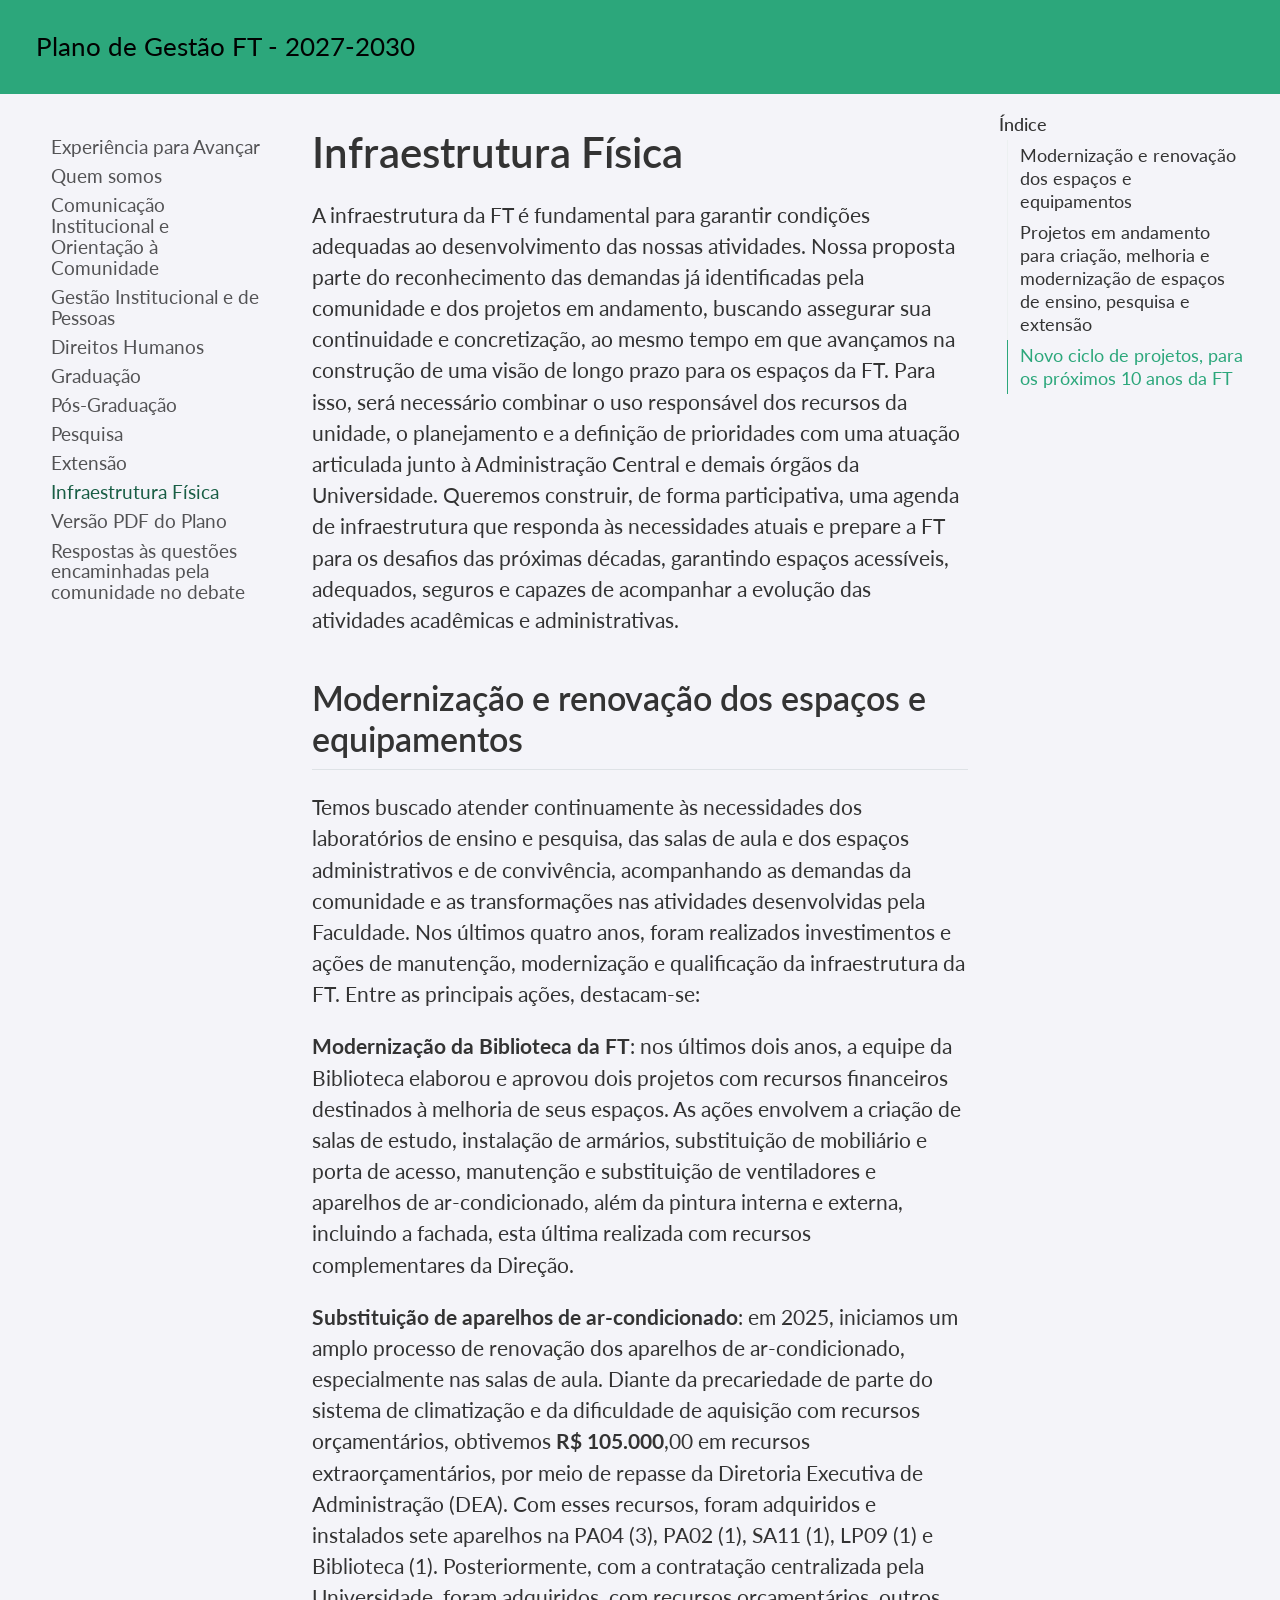
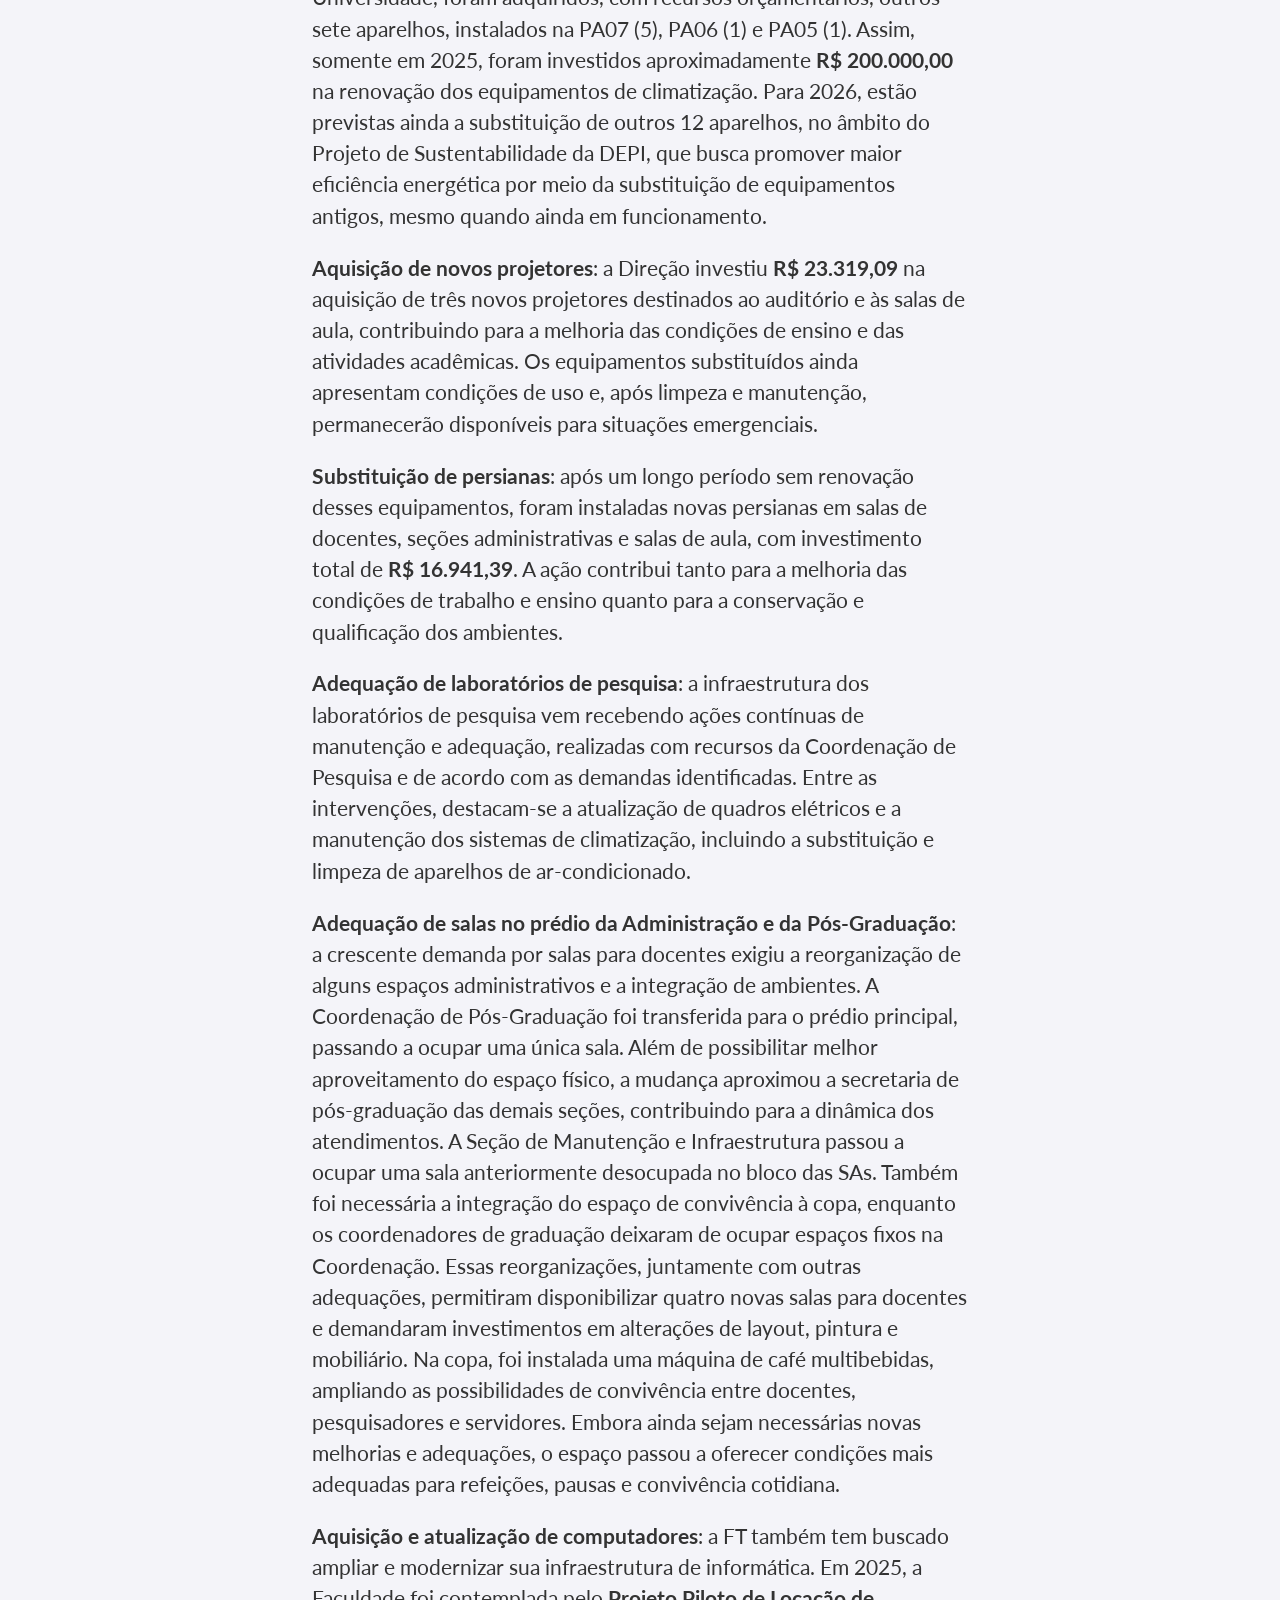
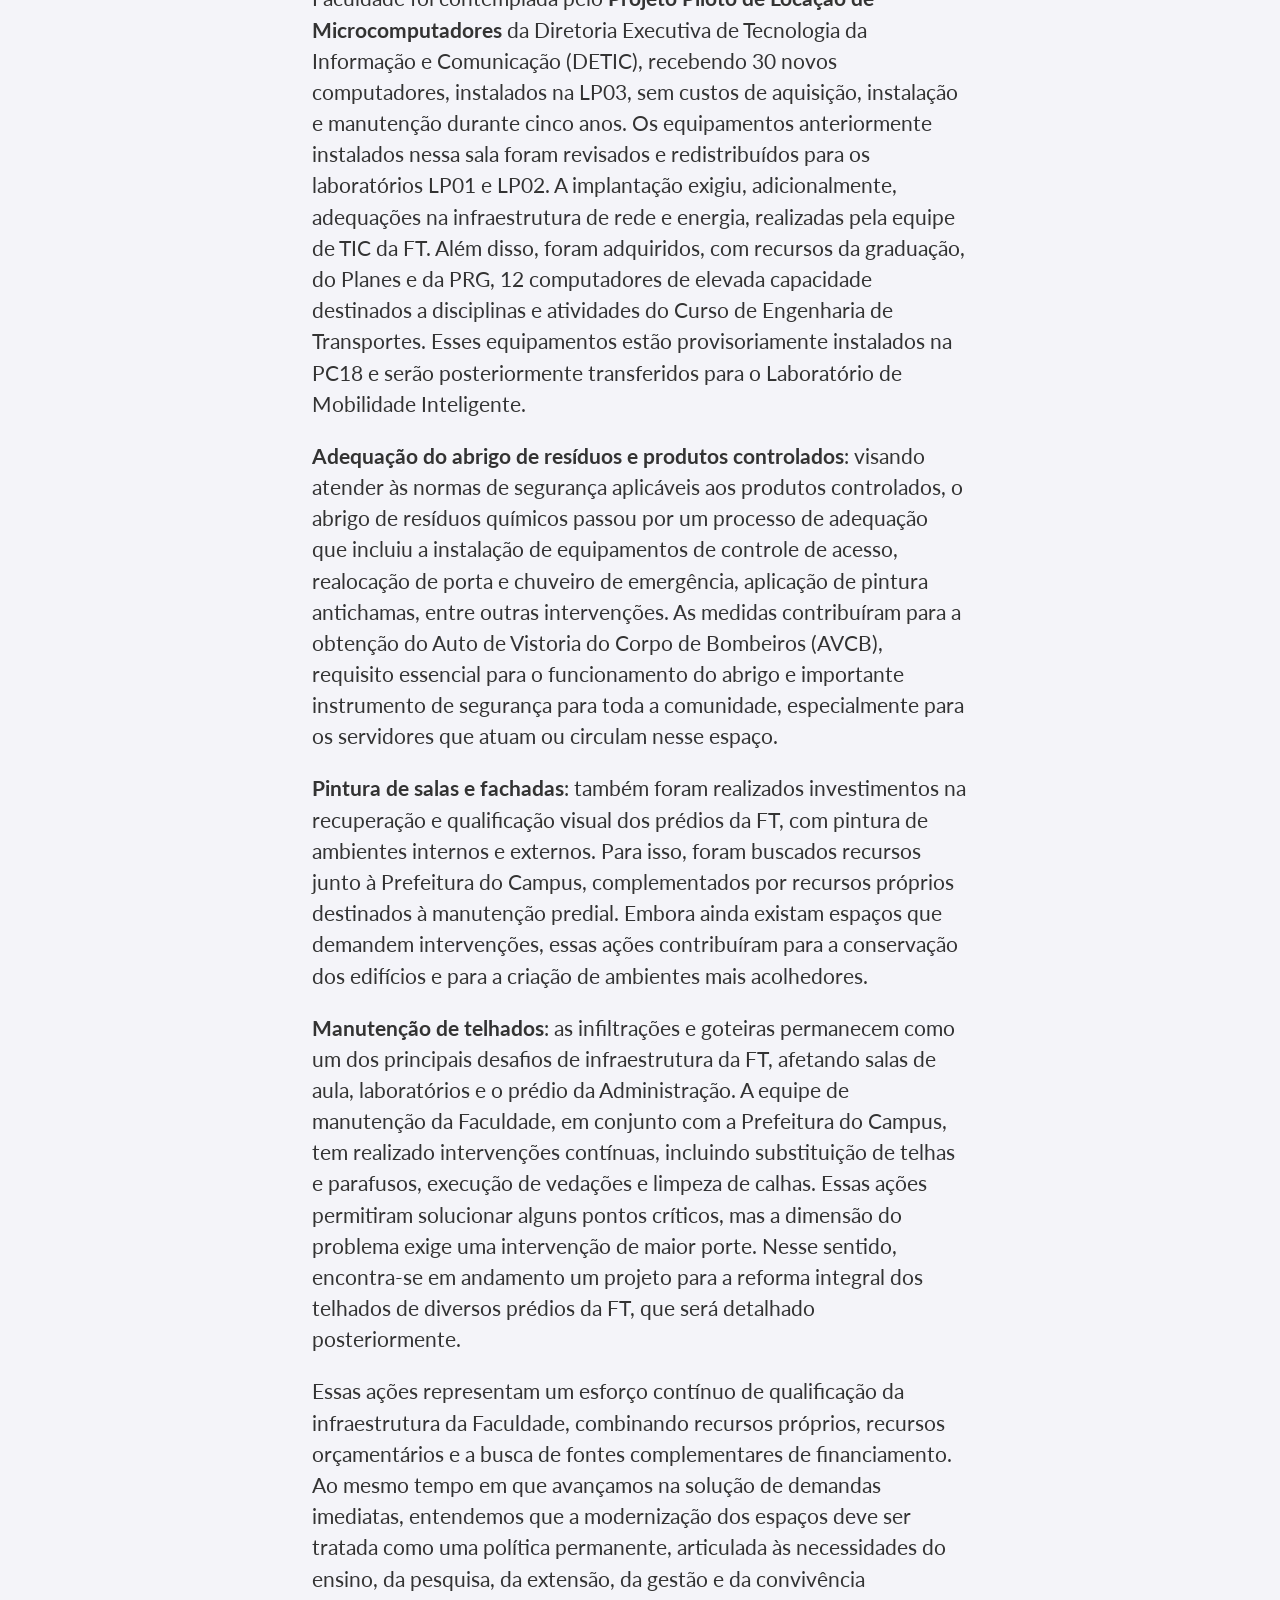
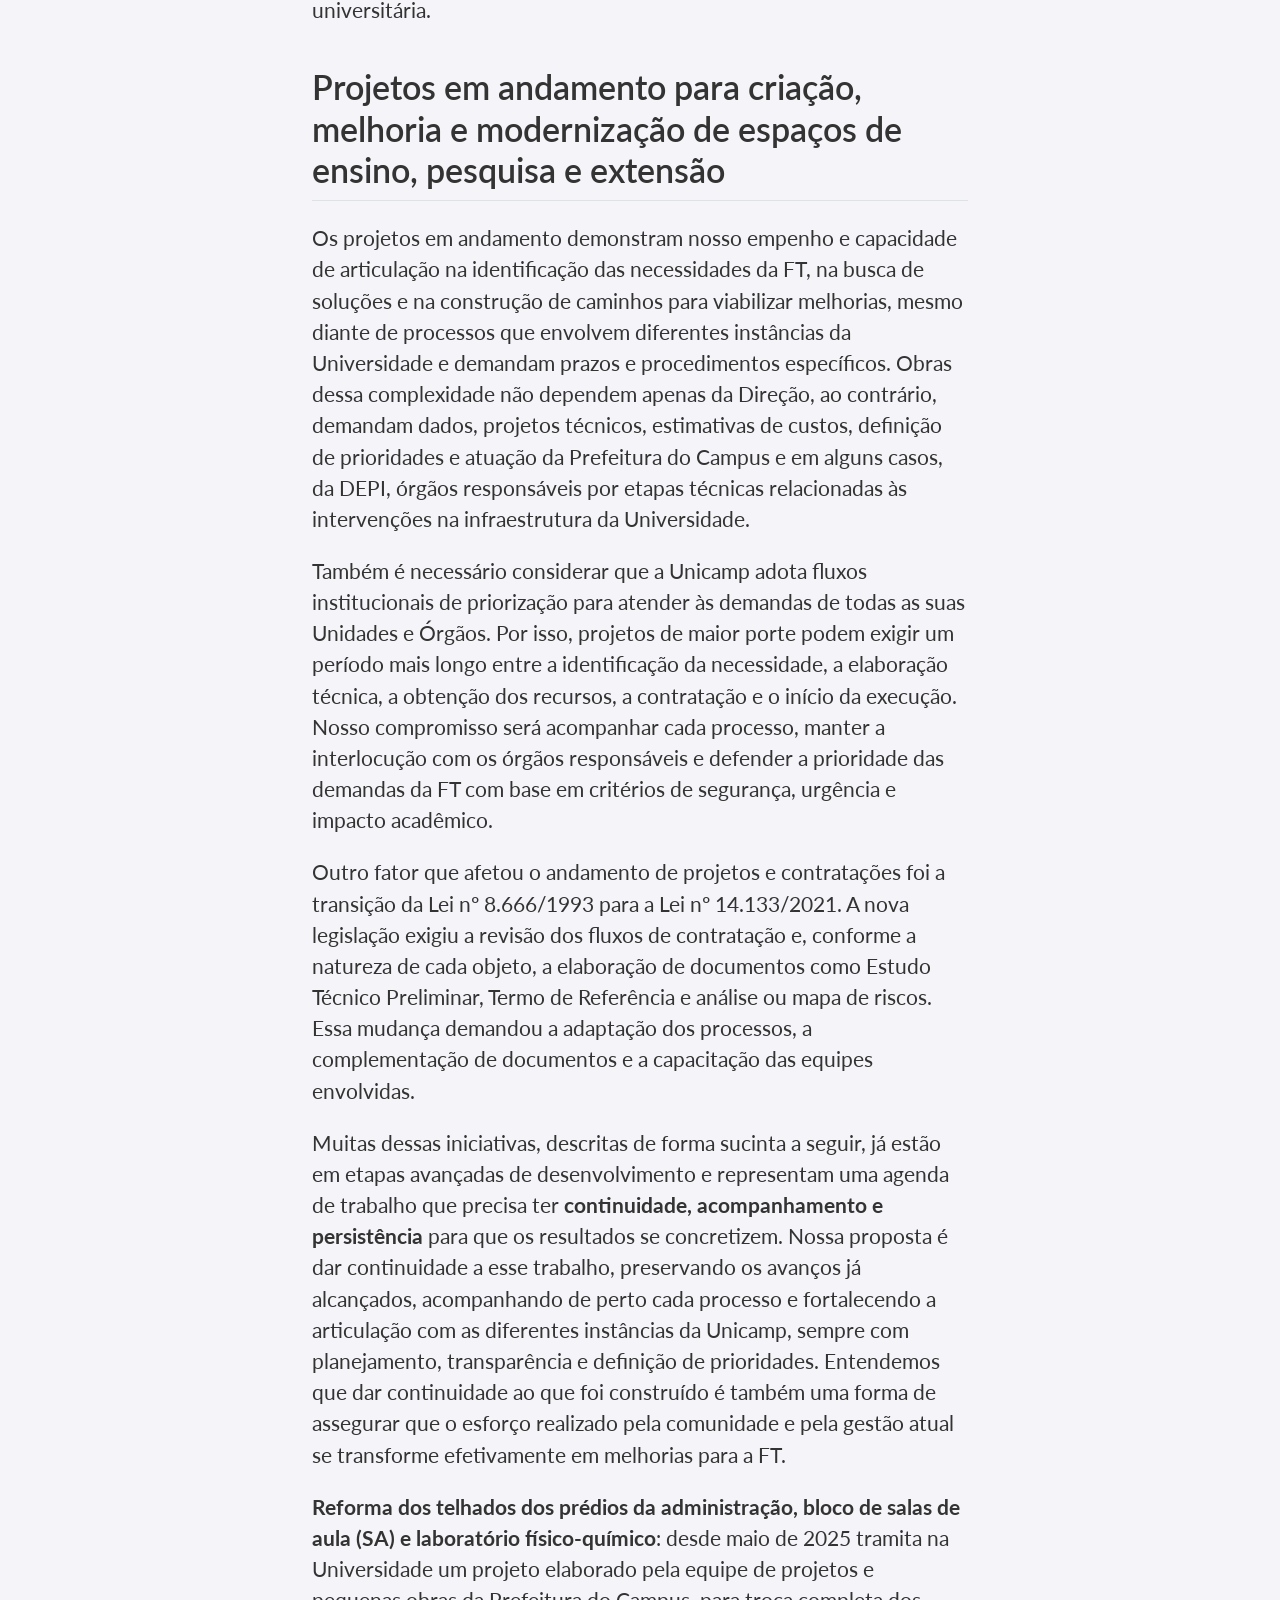
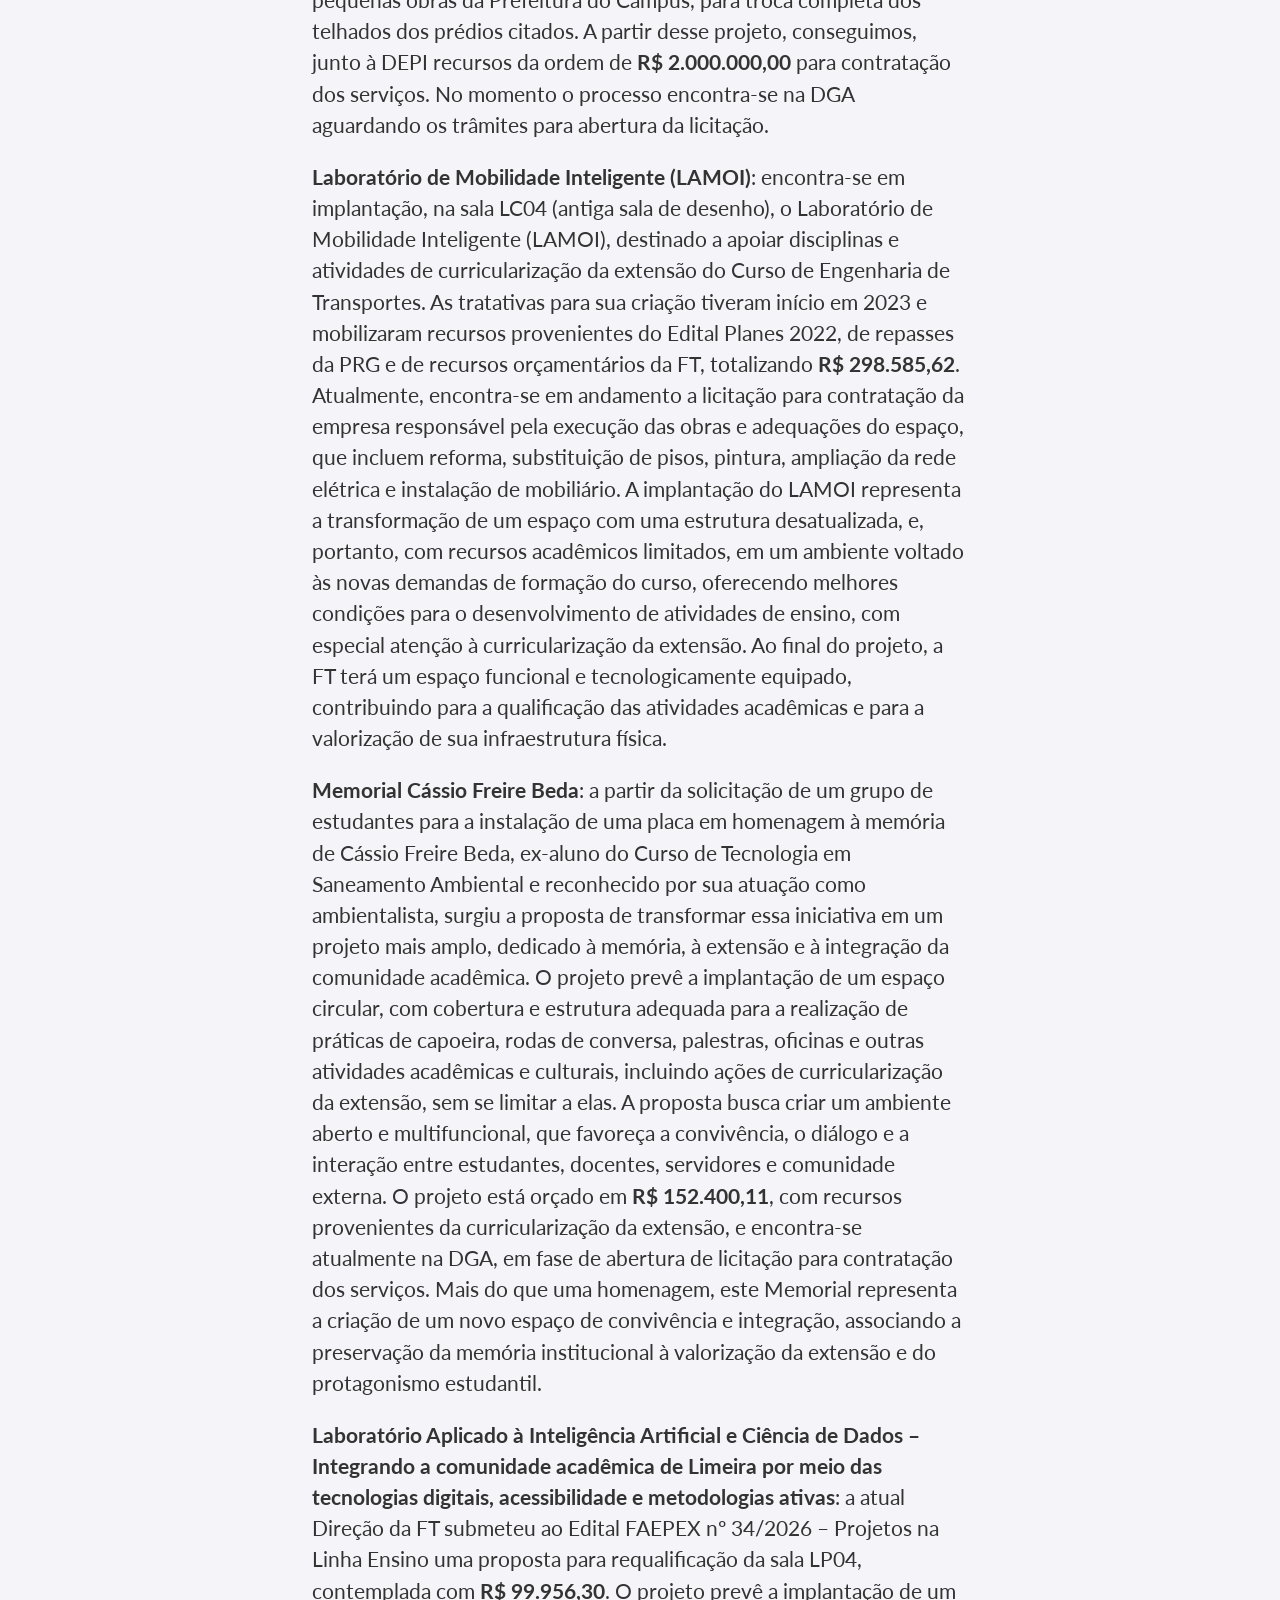
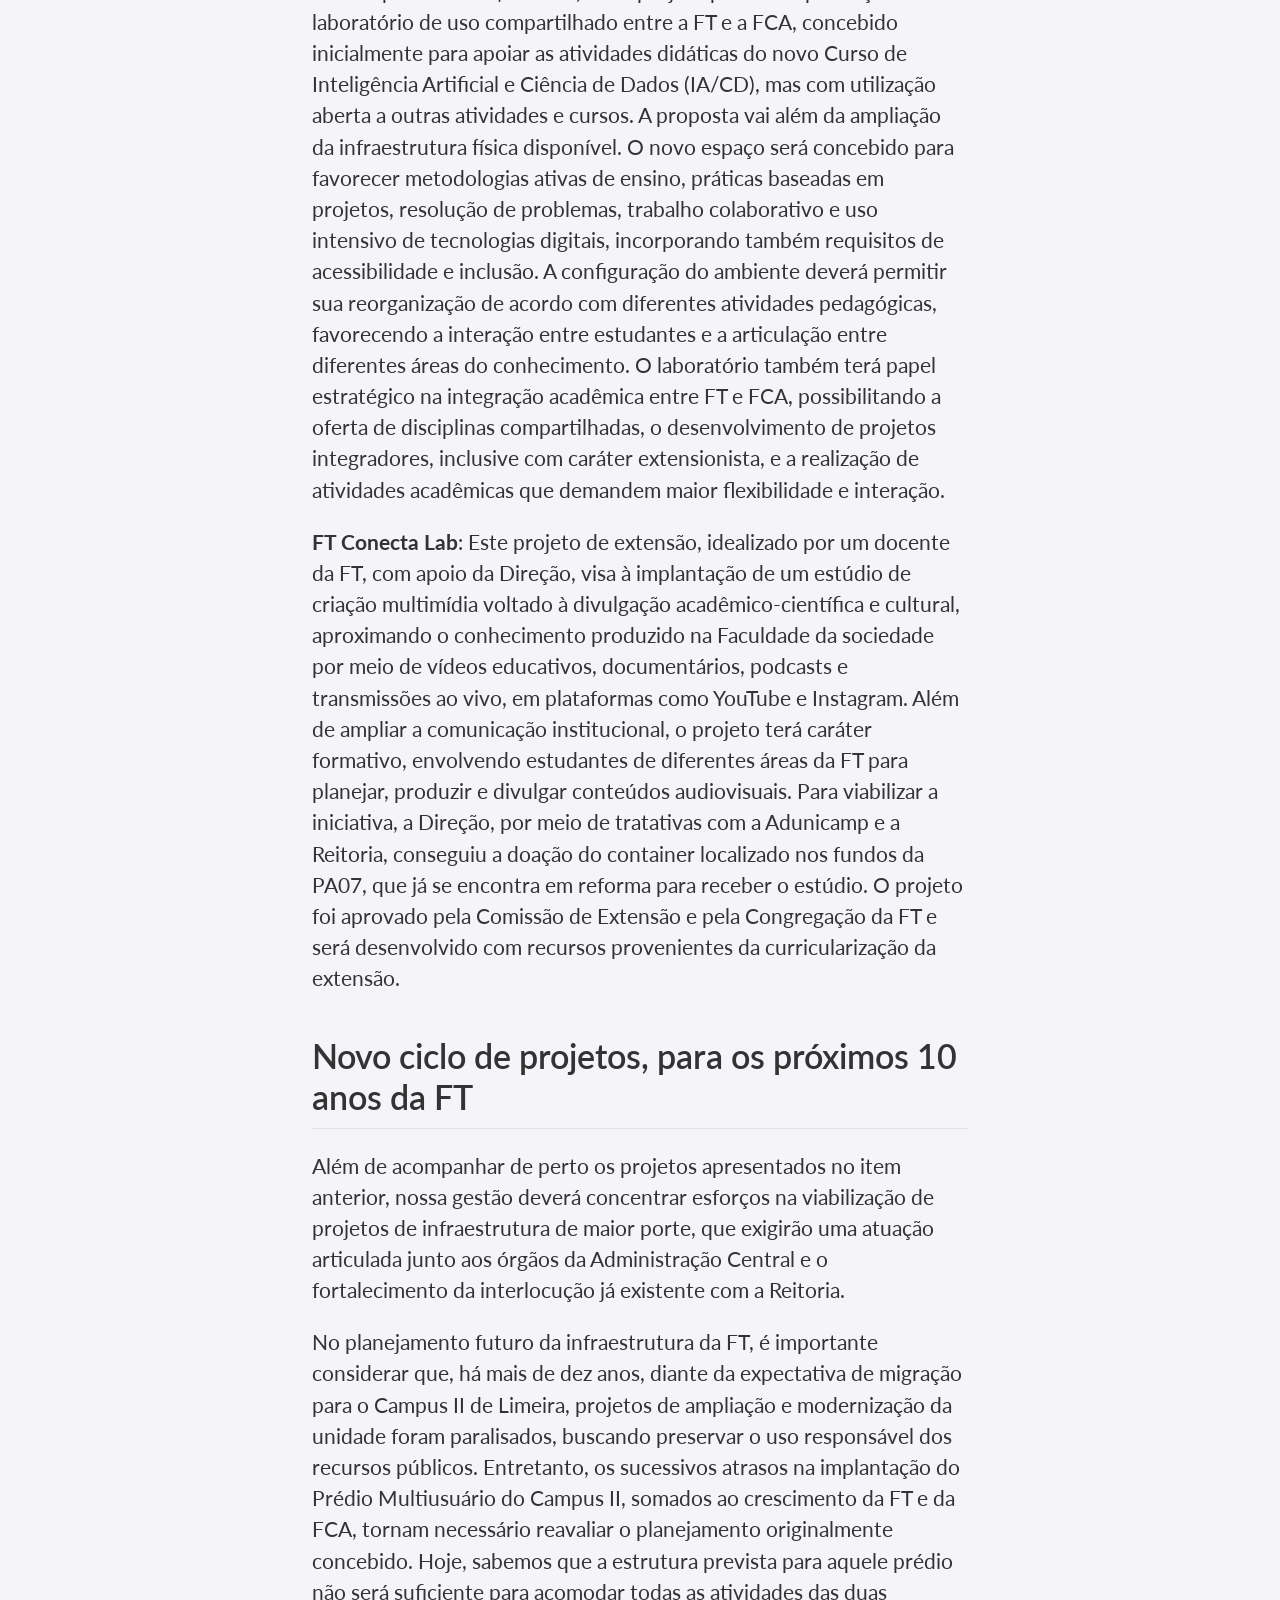
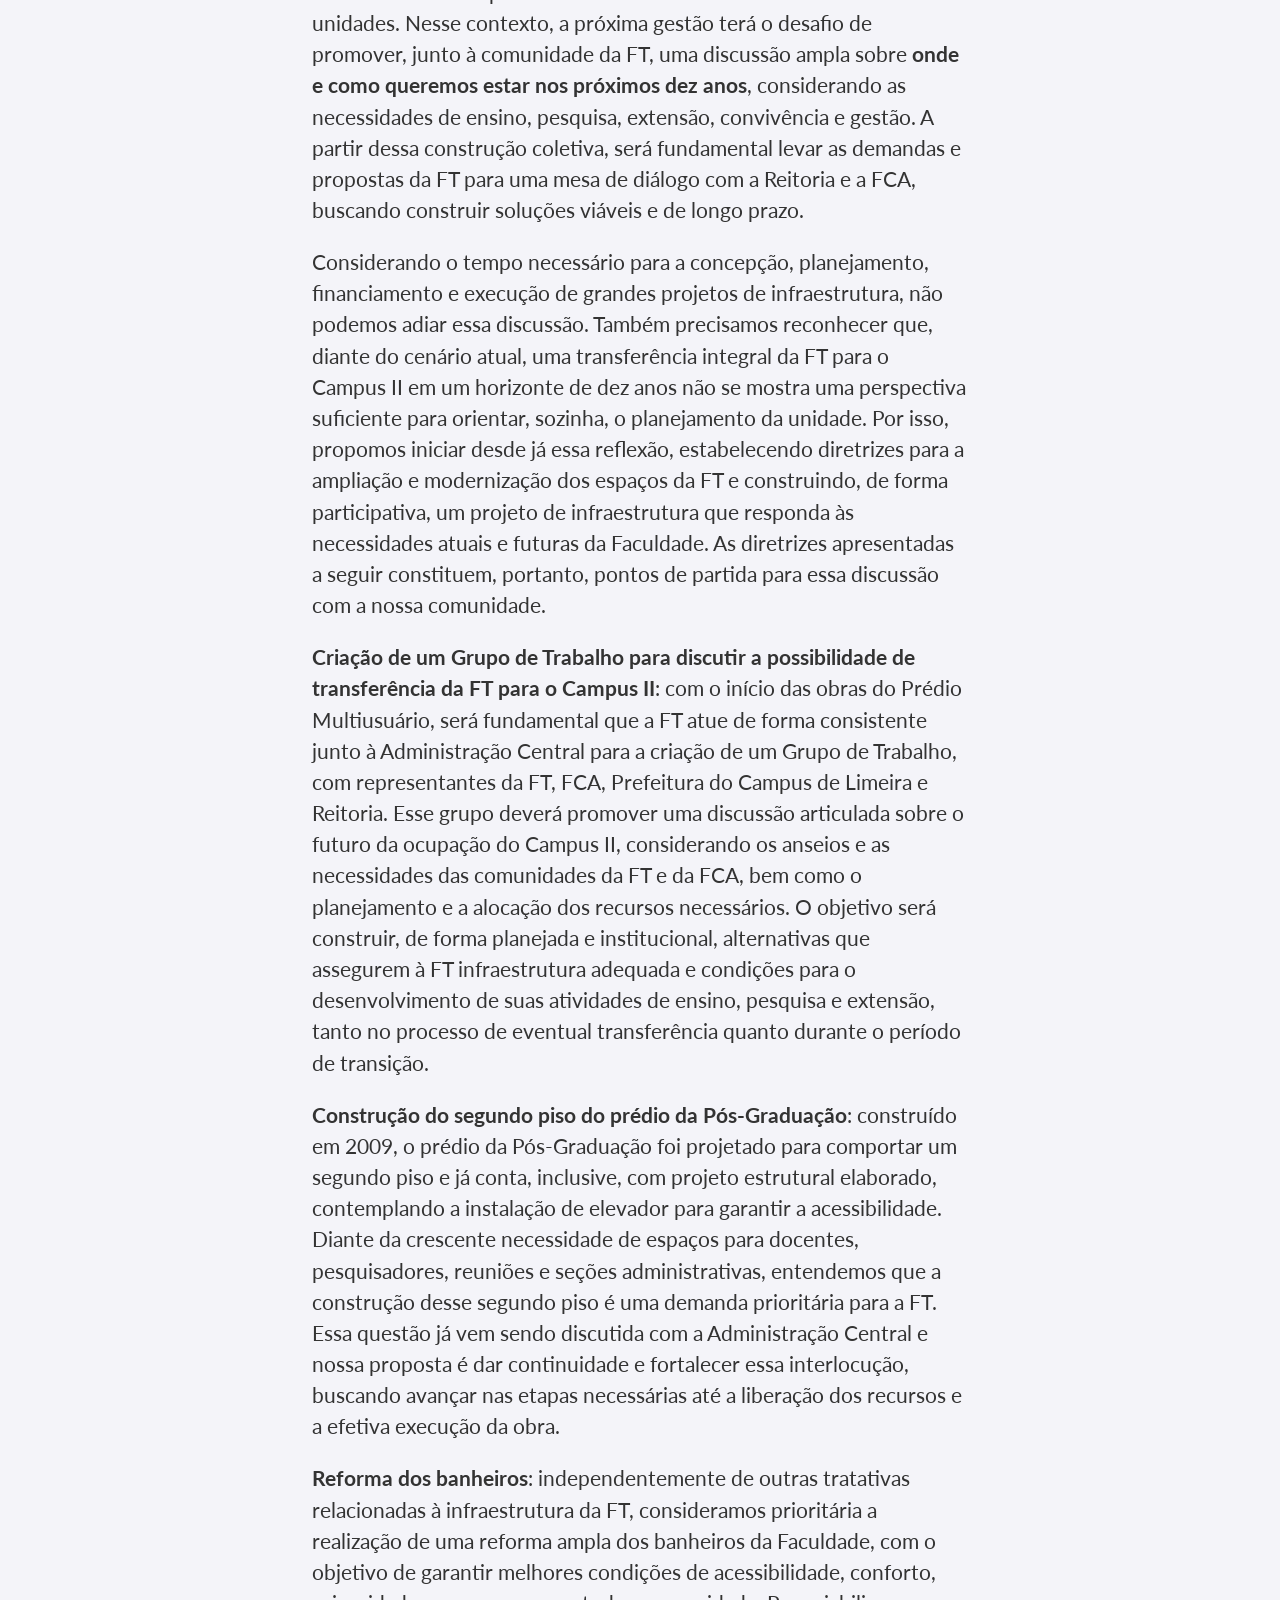
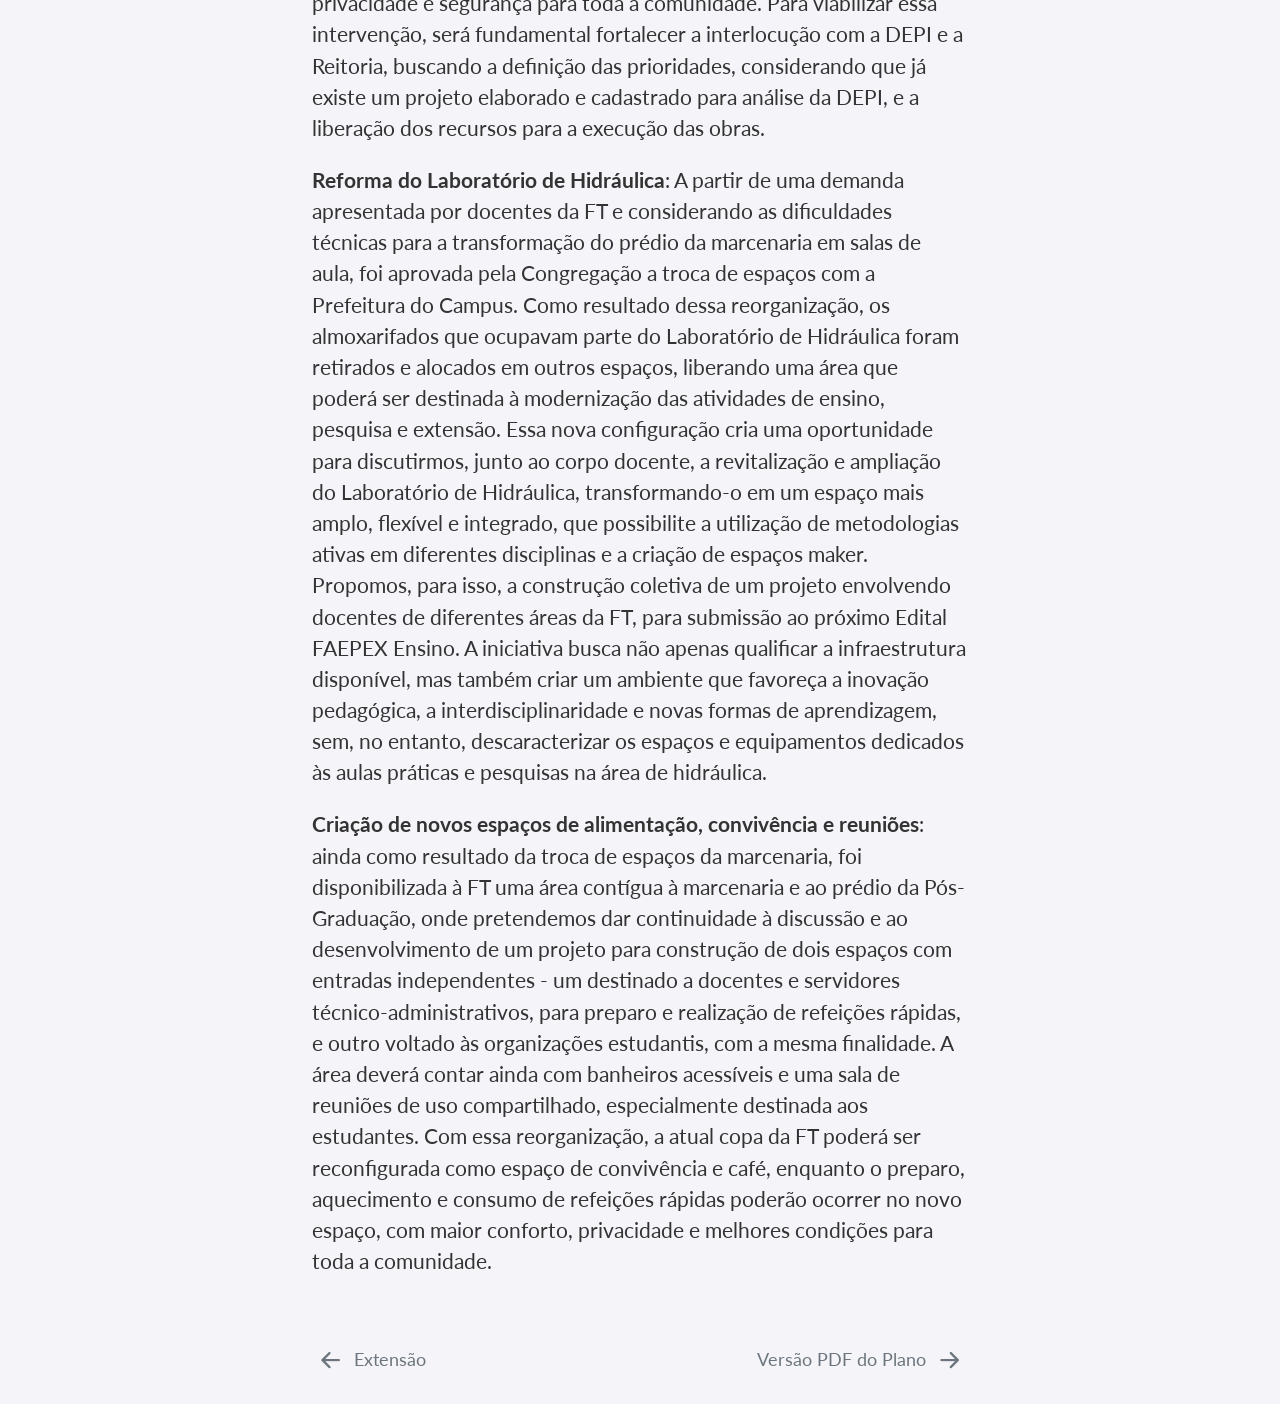
<file: docs/infra.html>
<!DOCTYPE html>
<html xmlns="http://www.w3.org/1999/xhtml" lang="pt" xml:lang="pt"><head>

<meta charset="utf-8">
<meta name="generator" content="quarto-1.10.18">

<meta name="viewport" content="width=device-width, initial-scale=1.0, user-scalable=yes">


<title>Infraestrutura Física – Plano de Gestão FT - 2027-2030</title>
<style>
/* Default styles provided by pandoc.
** See https://pandoc.org/MANUAL.html#variables-for-html for config info.
*/
span.smallcaps{font-variant: small-caps;}
div.columns{display: flex; gap: 1.5em;}
div.column{flex: auto;}
@media screen {
div.columns{gap: min(4vw, 1.5em);}
div.column{overflow-x: auto;}
}
div.hanging-indent{margin-left: 1.5em; text-indent: -1.5em;}
ul.task-list{list-style: none;}
ul.task-list li input[type="checkbox"] {
  width: 0.8em;
  margin: 0 0.8em 0.2em -1em; /* quarto-specific, see https://github.com/quarto-dev/quarto-cli/issues/4556 */ 
  vertical-align: middle;
}
</style>


<script src="site_libs/quarto-nav/quarto-nav.js"></script>
<script src="site_libs/quarto-nav/headroom.min.js"></script>
<script src="site_libs/clipboard/clipboard.min.js"></script>
<script src="site_libs/quarto-search/autocomplete.umd.js"></script>
<script src="site_libs/quarto-search/fuse.min.js"></script>
<script src="site_libs/quarto-search/quarto-search.js"></script>
<meta name="quarto:offset" content="./">
<link href="./pdf.html" rel="next">
<link href="./extensao.html" rel="prev">
<script src="site_libs/quarto-html/quarto.js" type="module"></script>
<script src="site_libs/quarto-html/tabsets/tabsets.js" type="module"></script>
<script src="site_libs/quarto-html/popper.min.js"></script>
<script src="site_libs/quarto-html/tippy.umd.min.js"></script>
<script src="site_libs/quarto-html/anchor.min.js"></script>
<link href="site_libs/quarto-html/tippy.css" rel="stylesheet">
<link href="site_libs/quarto-html/quarto-syntax-highlighting-64a204ab8560d761af7679ceaba22944.css" rel="stylesheet" id="quarto-text-highlighting-styles">
<script src="site_libs/bootstrap/bootstrap.min.js"></script>
<link href="site_libs/bootstrap/bootstrap-icons.css" rel="stylesheet">
<link href="site_libs/bootstrap/bootstrap-000528a02bdd10b214853d05560731a4.min.css" rel="stylesheet" append-hash="true" id="quarto-bootstrap" data-mode="light">
<script id="quarto-search-options" type="application/json">{
  "location": "navbar",
  "copy-button": false,
  "collapse-after": 3,
  "panel-placement": "end",
  "type": "overlay",
  "limit": 50,
  "keyboard-shortcut": [
    "f",
    "/",
    "s"
  ],
  "show-item-context": false,
  "language": {
    "search-no-results-text": "Nenhum resultado",
    "search-matching-documents-text": "documentos correspondentes",
    "search-copy-link-title": "Copiar link para a busca",
    "search-hide-matches-text": "Esconder correspondências adicionais",
    "search-more-match-text": "mais correspondência neste documento",
    "search-more-matches-text": "mais correspondências neste documento",
    "search-clear-button-title": "Limpar",
    "search-text-placeholder": "",
    "search-detached-cancel-button-title": "Cancelar",
    "search-submit-button-title": "Enviar",
    "search-label": "Procurar"
  }
}</script>


<link rel="stylesheet" href="styles.css">
</head>

<body class="nav-sidebar floating nav-fixed quarto-light">

<div id="quarto-search-results"></div>
  <header id="quarto-header" class="headroom fixed-top">
    <nav class="navbar navbar-expand-lg " data-bs-theme="dark">
      <div class="navbar-container container-fluid">
      <div class="navbar-brand-container mx-auto">
    <a class="navbar-brand" href="./index.html">
    <span class="navbar-title">Plano de Gestão FT - 2027-2030</span>
    </a>
  </div>
        <div class="quarto-navbar-tools tools-end">
</div>
      </div> <!-- /container-fluid -->
    </nav>
  <nav class="quarto-secondary-nav">
    <div class="container-fluid d-flex">
      <button type="button" class="quarto-btn-toggle btn" data-bs-toggle="collapse" role="button" data-bs-target=".quarto-sidebar-collapse-item" aria-controls="quarto-sidebar" aria-expanded="false" aria-label="Alternar barra lateral" onclick="if (window.quartoToggleHeadroom) { window.quartoToggleHeadroom(); }">
        <i class="bi bi-layout-text-sidebar-reverse"></i>
      </button>
        <nav class="quarto-page-breadcrumbs" aria-label="breadcrumb"><ol class="breadcrumb"><li class="breadcrumb-item"><a href="./infra.html"><span class="chapter-title">Infraestrutura Física</span></a></li></ol></nav>
        <a class="flex-grow-1" role="navigation" data-bs-toggle="collapse" data-bs-target=".quarto-sidebar-collapse-item" aria-controls="quarto-sidebar" aria-expanded="false" aria-label="Alternar barra lateral" onclick="if (window.quartoToggleHeadroom) { window.quartoToggleHeadroom(); }">      
        </a>
    </div>
  </nav>
</header>
<!-- content -->
<div id="quarto-content" class="quarto-container page-columns page-rows-contents page-layout-full page-navbar">
<!-- sidebar -->
  <nav id="quarto-sidebar" class="sidebar collapse collapse-horizontal quarto-sidebar-collapse-item sidebar-navigation floating overflow-auto">
    <div class="sidebar-menu-container"> 
    <ul class="list-unstyled mt-1">
        <li class="sidebar-item">
  <div class="sidebar-item-container"> 
  <a href="./index.html" class="sidebar-item-text sidebar-link"><span class="chapter-title">Experiência para Avançar</span></a>
  </div>
</li>
        <li class="sidebar-item">
  <div class="sidebar-item-container"> 
  <a href="./quem-somos.html" class="sidebar-item-text sidebar-link"><span class="chapter-title">Quem somos</span></a>
  </div>
</li>
        <li class="sidebar-item">
  <div class="sidebar-item-container"> 
  <a href="./comunicacao.html" class="sidebar-item-text sidebar-link"><span class="chapter-title">Comunicação Institucional e Orientação à Comunidade</span></a>
  </div>
</li>
        <li class="sidebar-item">
  <div class="sidebar-item-container"> 
  <a href="./gestao.html" class="sidebar-item-text sidebar-link"><span class="chapter-title">Gestão Institucional e de Pessoas</span></a>
  </div>
</li>
        <li class="sidebar-item">
  <div class="sidebar-item-container"> 
  <a href="./direitos-humanos.html" class="sidebar-item-text sidebar-link"><span class="chapter-title">Direitos Humanos</span></a>
  </div>
</li>
        <li class="sidebar-item">
  <div class="sidebar-item-container"> 
  <a href="./graduacao.html" class="sidebar-item-text sidebar-link"><span class="chapter-title">Graduação</span></a>
  </div>
</li>
        <li class="sidebar-item">
  <div class="sidebar-item-container"> 
  <a href="./pos-graduacao.html" class="sidebar-item-text sidebar-link"><span class="chapter-title">Pós-Graduação</span></a>
  </div>
</li>
        <li class="sidebar-item">
  <div class="sidebar-item-container"> 
  <a href="./pesquisa.html" class="sidebar-item-text sidebar-link"><span class="chapter-title">Pesquisa</span></a>
  </div>
</li>
        <li class="sidebar-item">
  <div class="sidebar-item-container"> 
  <a href="./extensao.html" class="sidebar-item-text sidebar-link"><span class="chapter-title">Extensão</span></a>
  </div>
</li>
        <li class="sidebar-item">
  <div class="sidebar-item-container"> 
  <a href="./infra.html" class="sidebar-item-text sidebar-link active"><span class="chapter-title">Infraestrutura Física</span></a>
  </div>
</li>
        <li class="sidebar-item">
  <div class="sidebar-item-container"> 
  <a href="./pdf.html" class="sidebar-item-text sidebar-link"><span class="chapter-title">Versão PDF do Plano</span></a>
  </div>
</li>
        <li class="sidebar-item">
  <div class="sidebar-item-container"> 
  <a href="./respostas-debate.html" class="sidebar-item-text sidebar-link"><span class="chapter-title">Respostas às questões encaminhadas pela comunidade no debate</span></a>
  </div>
</li>
    </ul>
    </div>
</nav>
<div id="quarto-sidebar-glass" class="quarto-sidebar-collapse-item" data-bs-toggle="collapse" data-bs-target=".quarto-sidebar-collapse-item"></div>
<!-- margin-sidebar -->
    <div id="quarto-margin-sidebar" class="sidebar margin-sidebar">
        <nav id="TOC" role="doc-toc" class="toc-active">
    <h2 id="toc-title">Índice</h2>
   
  <ul>
  <li><a href="#modernização-e-renovação-dos-espaços-e-equipamentos" id="toc-modernização-e-renovação-dos-espaços-e-equipamentos" class="nav-link active" data-scroll-target="#modernização-e-renovação-dos-espaços-e-equipamentos">Modernização e renovação dos espaços e equipamentos</a></li>
  <li><a href="#projetos-em-andamento-para-criação-melhoria-e-modernização-de-espaços-de-ensino-pesquisa-e-extensão" id="toc-projetos-em-andamento-para-criação-melhoria-e-modernização-de-espaços-de-ensino-pesquisa-e-extensão" class="nav-link" data-scroll-target="#projetos-em-andamento-para-criação-melhoria-e-modernização-de-espaços-de-ensino-pesquisa-e-extensão">Projetos em andamento para criação, melhoria e modernização de espaços de ensino, pesquisa e extensão</a></li>
  <li><a href="#novo-ciclo-de-projetos-para-os-próximos-10-anos-da-ft" id="toc-novo-ciclo-de-projetos-para-os-próximos-10-anos-da-ft" class="nav-link" data-scroll-target="#novo-ciclo-de-projetos-para-os-próximos-10-anos-da-ft">Novo ciclo de projetos, para os próximos 10 anos da FT</a></li>
  </ul>
</nav>
    </div>
<!-- main -->
<main class="content column-body" id="quarto-document-content">

<header id="title-block-header" class="quarto-title-block default">
<div class="quarto-title">
<h1 class="title"><span class="chapter-title">Infraestrutura Física</span></h1>
</div>



<div class="quarto-title-meta column-body">

    
  
    
  </div>
  


</header>


<p>A infraestrutura da FT é fundamental para garantir condições adequadas ao desenvolvimento das nossas atividades. Nossa proposta parte do reconhecimento das demandas já identificadas pela comunidade e dos projetos em andamento, buscando assegurar sua continuidade e concretização, ao mesmo tempo em que avançamos na construção de uma visão de longo prazo para os espaços da FT. Para isso, será necessário combinar o uso responsável dos recursos da unidade, o planejamento e a definição de prioridades com uma atuação articulada junto à Administração Central e demais órgãos da Universidade. Queremos construir, de forma participativa, uma agenda de infraestrutura que responda às necessidades atuais e prepare a FT para os desafios das próximas décadas, garantindo espaços acessíveis, adequados, seguros e capazes de acompanhar a evolução das atividades acadêmicas e administrativas.</p>
<section id="modernização-e-renovação-dos-espaços-e-equipamentos" class="level2">
<h2 class="anchored" data-anchor-id="modernização-e-renovação-dos-espaços-e-equipamentos">Modernização e renovação dos espaços e equipamentos</h2>
<p>Temos buscado atender continuamente às necessidades dos laboratórios de ensino e pesquisa, das salas de aula e dos espaços administrativos e de convivência, acompanhando as demandas da comunidade e as transformações nas atividades desenvolvidas pela Faculdade. Nos últimos quatro anos, foram realizados investimentos e ações de manutenção, modernização e qualificação da infraestrutura da FT. Entre as principais ações, destacam-se:</p>
<p><strong>Modernização da Biblioteca da FT</strong>: nos últimos dois anos, a equipe da Biblioteca elaborou e aprovou dois projetos com recursos financeiros destinados à melhoria de seus espaços. As ações envolvem a criação de salas de estudo, instalação de armários, substituição de mobiliário e porta de acesso, manutenção e substituição de ventiladores e aparelhos de ar-condicionado, além da pintura interna e externa, incluindo a fachada, esta última realizada com recursos complementares da Direção.</p>
<p><strong>Substituição de aparelhos de ar-condicionado</strong>: em 2025, iniciamos um amplo processo de renovação dos aparelhos de ar-condicionado, especialmente nas salas de aula. Diante da precariedade de parte do sistema de climatização e da dificuldade de aquisição com recursos orçamentários, obtivemos <strong>R$ 105.000</strong>,00 em recursos extraorçamentários, por meio de repasse da Diretoria Executiva de Administração (DEA). Com esses recursos, foram adquiridos e instalados sete aparelhos na PA04 (3), PA02 (1), SA11 (1), LP09 (1) e Biblioteca (1). Posteriormente, com a contratação centralizada pela Universidade, foram adquiridos, com recursos orçamentários, outros sete aparelhos, instalados na PA07 (5), PA06 (1) e PA05 (1). Assim, somente em 2025, foram investidos aproximadamente <strong>R$ 200.000,00</strong> na renovação dos equipamentos de climatização. Para 2026, estão previstas ainda a substituição de outros 12 aparelhos, no âmbito do Projeto de Sustentabilidade da DEPI, que busca promover maior eficiência energética por meio da substituição de equipamentos antigos, mesmo quando ainda em funcionamento.</p>
<p><strong>Aquisição de novos projetores</strong>: a Direção investiu <strong>R$ 23.319,09</strong> na aquisição de três novos projetores destinados ao auditório e às salas de aula, contribuindo para a melhoria das condições de ensino e das atividades acadêmicas. Os equipamentos substituídos ainda apresentam condições de uso e, após limpeza e manutenção, permanecerão disponíveis para situações emergenciais.</p>
<p><strong>Substituição de persianas</strong>: após um longo período sem renovação desses equipamentos, foram instaladas novas persianas em salas de docentes, seções administrativas e salas de aula, com investimento total de <strong>R$ 16.941,39</strong>. A ação contribui tanto para a melhoria das condições de trabalho e ensino quanto para a conservação e qualificação dos ambientes.</p>
<p><strong>Adequação de laboratórios de pesquisa</strong>: a infraestrutura dos laboratórios de pesquisa vem recebendo ações contínuas de manutenção e adequação, realizadas com recursos da Coordenação de Pesquisa e de acordo com as demandas identificadas. Entre as intervenções, destacam-se a atualização de quadros elétricos e a manutenção dos sistemas de climatização, incluindo a substituição e limpeza de aparelhos de ar-condicionado.</p>
<p><strong>Adequação de salas no prédio da Administração e da Pós-Graduação</strong>: a crescente demanda por salas para docentes exigiu a reorganização de alguns espaços administrativos e a integração de ambientes. A Coordenação de Pós-Graduação foi transferida para o prédio principal, passando a ocupar uma única sala. Além de possibilitar melhor aproveitamento do espaço físico, a mudança aproximou a secretaria de pós-graduação das demais seções, contribuindo para a dinâmica dos atendimentos. A Seção de Manutenção e Infraestrutura passou a ocupar uma sala anteriormente desocupada no bloco das SAs. Também foi necessária a integração do espaço de convivência à copa, enquanto os coordenadores de graduação deixaram de ocupar espaços fixos na Coordenação. Essas reorganizações, juntamente com outras adequações, permitiram disponibilizar quatro novas salas para docentes e demandaram investimentos em alterações de layout, pintura e mobiliário. Na copa, foi instalada uma máquina de café multibebidas, ampliando as possibilidades de convivência entre docentes, pesquisadores e servidores. Embora ainda sejam necessárias novas melhorias e adequações, o espaço passou a oferecer condições mais adequadas para refeições, pausas e convivência cotidiana.</p>
<p><strong>Aquisição e atualização de computadores</strong>: a FT também tem buscado ampliar e modernizar sua infraestrutura de informática. Em 2025, a Faculdade foi contemplada pelo <strong>Projeto Piloto de Locação de Microcomputadores</strong> da Diretoria Executiva de Tecnologia da Informação e Comunicação (DETIC), recebendo 30 novos computadores, instalados na LP03, sem custos de aquisição, instalação e manutenção durante cinco anos. Os equipamentos anteriormente instalados nessa sala foram revisados e redistribuídos para os laboratórios LP01 e LP02. A implantação exigiu, adicionalmente, adequações na infraestrutura de rede e energia, realizadas pela equipe de TIC da FT. Além disso, foram adquiridos, com recursos da graduação, do Planes e da PRG, 12 computadores de elevada capacidade destinados a disciplinas e atividades do Curso de Engenharia de Transportes. Esses equipamentos estão provisoriamente instalados na PC18 e serão posteriormente transferidos para o Laboratório de Mobilidade Inteligente.</p>
<p><strong>Adequação do abrigo de resíduos e produtos controlados</strong>: visando atender às normas de segurança aplicáveis aos produtos controlados, o abrigo de resíduos químicos passou por um processo de adequação que incluiu a instalação de equipamentos de controle de acesso, realocação de porta e chuveiro de emergência, aplicação de pintura antichamas, entre outras intervenções. As medidas contribuíram para a obtenção do Auto de Vistoria do Corpo de Bombeiros (AVCB), requisito essencial para o funcionamento do abrigo e importante instrumento de segurança para toda a comunidade, especialmente para os servidores que atuam ou circulam nesse espaço.</p>
<p><strong>Pintura de salas e fachadas</strong>: também foram realizados investimentos na recuperação e qualificação visual dos prédios da FT, com pintura de ambientes internos e externos. Para isso, foram buscados recursos junto à Prefeitura do Campus, complementados por recursos próprios destinados à manutenção predial. Embora ainda existam espaços que demandem intervenções, essas ações contribuíram para a conservação dos edifícios e para a criação de ambientes mais acolhedores.</p>
<p><strong>Manutenção de telhados</strong>: as infiltrações e goteiras permanecem como um dos principais desafios de infraestrutura da FT, afetando salas de aula, laboratórios e o prédio da Administração. A equipe de manutenção da Faculdade, em conjunto com a Prefeitura do Campus, tem realizado intervenções contínuas, incluindo substituição de telhas e parafusos, execução de vedações e limpeza de calhas. Essas ações permitiram solucionar alguns pontos críticos, mas a dimensão do problema exige uma intervenção de maior porte. Nesse sentido, encontra-se em andamento um projeto para a reforma integral dos telhados de diversos prédios da FT, que será detalhado posteriormente.</p>
<p>Essas ações representam um esforço contínuo de qualificação da infraestrutura da Faculdade, combinando recursos próprios, recursos orçamentários e a busca de fontes complementares de financiamento. Ao mesmo tempo em que avançamos na solução de demandas imediatas, entendemos que a modernização dos espaços deve ser tratada como uma política permanente, articulada às necessidades do ensino, da pesquisa, da extensão, da gestão e da convivência universitária.</p>
</section>
<section id="projetos-em-andamento-para-criação-melhoria-e-modernização-de-espaços-de-ensino-pesquisa-e-extensão" class="level2">
<h2 class="anchored" data-anchor-id="projetos-em-andamento-para-criação-melhoria-e-modernização-de-espaços-de-ensino-pesquisa-e-extensão">Projetos em andamento para criação, melhoria e modernização de espaços de ensino, pesquisa e extensão</h2>
<p>Os projetos em andamento demonstram nosso empenho e capacidade de articulação na identificação das necessidades da FT, na busca de soluções e na construção de caminhos para viabilizar melhorias, mesmo diante de processos que envolvem diferentes instâncias da Universidade e demandam prazos e procedimentos específicos. Obras dessa complexidade não dependem apenas da Direção, ao contrário, demandam dados, projetos técnicos, estimativas de custos, definição de prioridades e atuação da Prefeitura do Campus e em alguns casos, da DEPI, órgãos responsáveis por etapas técnicas relacionadas às intervenções na infraestrutura da Universidade.</p>
<p>Também é necessário considerar que a Unicamp adota fluxos institucionais de priorização para atender às demandas de todas as suas Unidades e Órgãos. Por isso, projetos de maior porte podem exigir um período mais longo entre a identificação da necessidade, a elaboração técnica, a obtenção dos recursos, a contratação e o início da execução. Nosso compromisso será acompanhar cada processo, manter a interlocução com os órgãos responsáveis e defender a prioridade das demandas da FT com base em critérios de segurança, urgência e impacto acadêmico.</p>
<p>Outro fator que afetou o andamento de projetos e contratações foi a transição da Lei nº 8.666/1993 para a Lei nº 14.133/2021. A nova legislação exigiu a revisão dos fluxos de contratação e, conforme a natureza de cada objeto, a elaboração de documentos como Estudo Técnico Preliminar, Termo de Referência e análise ou mapa de riscos. Essa mudança demandou a adaptação dos processos, a complementação de documentos e a capacitação das equipes envolvidas.</p>
<p>Muitas dessas iniciativas, descritas de forma sucinta a seguir, já estão em etapas avançadas de desenvolvimento e representam uma agenda de trabalho que precisa ter <strong>continuidade, acompanhamento e persistência</strong> para que os resultados se concretizem. Nossa proposta é dar continuidade a esse trabalho, preservando os avanços já alcançados, acompanhando de perto cada processo e fortalecendo a articulação com as diferentes instâncias da Unicamp, sempre com planejamento, transparência e definição de prioridades. Entendemos que dar continuidade ao que foi construído é também uma forma de assegurar que o esforço realizado pela comunidade e pela gestão atual se transforme efetivamente em melhorias para a FT.</p>
<p><strong>Reforma dos telhados dos prédios da administração, bloco de salas de aula (SA) e laboratório físico-químico</strong>: desde maio de 2025 tramita na Universidade um projeto elaborado pela equipe de projetos e pequenas obras da Prefeitura do Campus, para troca completa dos telhados dos prédios citados. A partir desse projeto, conseguimos, junto à DEPI recursos da ordem de <strong>R$ 2.000.000,00</strong> para contratação dos serviços. No momento o processo encontra-se na DGA aguardando os trâmites para abertura da licitação.</p>
<p><strong>Laboratório de Mobilidade Inteligente (LAMOI)</strong>: encontra-se em implantação, na sala LC04 (antiga sala de desenho), o Laboratório de Mobilidade Inteligente (LAMOI), destinado a apoiar disciplinas e atividades de curricularização da extensão do Curso de Engenharia de Transportes. As tratativas para sua criação tiveram início em 2023 e mobilizaram recursos provenientes do Edital Planes 2022, de repasses da PRG e de recursos orçamentários da FT, totalizando <strong>R$ 298.585,62</strong>. Atualmente, encontra-se em andamento a licitação para contratação da empresa responsável pela execução das obras e adequações do espaço, que incluem reforma, substituição de pisos, pintura, ampliação da rede elétrica e instalação de mobiliário. A implantação do LAMOI representa a transformação de um espaço com uma estrutura desatualizada, e, portanto, com recursos acadêmicos limitados, em um ambiente voltado às novas demandas de formação do curso, oferecendo melhores condições para o desenvolvimento de atividades de ensino, com especial atenção à curricularização da extensão. Ao final do projeto, a FT terá um espaço funcional e tecnologicamente equipado, contribuindo para a qualificação das atividades acadêmicas e para a valorização de sua infraestrutura física.</p>
<p><strong>Memorial Cássio Freire Beda</strong>: a partir da solicitação de um grupo de estudantes para a instalação de uma placa em homenagem à memória de Cássio Freire Beda, ex-aluno do Curso de Tecnologia em Saneamento Ambiental e reconhecido por sua atuação como ambientalista, surgiu a proposta de transformar essa iniciativa em um projeto mais amplo, dedicado à memória, à extensão e à integração da comunidade acadêmica. O projeto prevê a implantação de um espaço circular, com cobertura e estrutura adequada para a realização de práticas de capoeira, rodas de conversa, palestras, oficinas e outras atividades acadêmicas e culturais, incluindo ações de curricularização da extensão, sem se limitar a elas. A proposta busca criar um ambiente aberto e multifuncional, que favoreça a convivência, o diálogo e a interação entre estudantes, docentes, servidores e comunidade externa. O projeto está orçado em <strong>R$ 152.400,11</strong>, com recursos provenientes da curricularização da extensão, e encontra-se atualmente na DGA, em fase de abertura de licitação para contratação dos serviços. Mais do que uma homenagem, este Memorial representa a criação de um novo espaço de convivência e integração, associando a preservação da memória institucional à valorização da extensão e do protagonismo estudantil.</p>
<p><strong>Laboratório Aplicado à Inteligência Artificial e Ciência de Dados – Integrando a comunidade acadêmica de Limeira por meio das tecnologias digitais, acessibilidade e metodologias ativas</strong>: a atual Direção da FT submeteu ao Edital FAEPEX nº 34/2026 – Projetos na Linha Ensino uma proposta para requalificação da sala LP04, contemplada com <strong>R$ 99.956,30</strong>. O projeto prevê a implantação de um laboratório de uso compartilhado entre a FT e a FCA, concebido inicialmente para apoiar as atividades didáticas do novo Curso de Inteligência Artificial e Ciência de Dados (IA/CD), mas com utilização aberta a outras atividades e cursos. A proposta vai além da ampliação da infraestrutura física disponível. O novo espaço será concebido para favorecer metodologias ativas de ensino, práticas baseadas em projetos, resolução de problemas, trabalho colaborativo e uso intensivo de tecnologias digitais, incorporando também requisitos de acessibilidade e inclusão. A configuração do ambiente deverá permitir sua reorganização de acordo com diferentes atividades pedagógicas, favorecendo a interação entre estudantes e a articulação entre diferentes áreas do conhecimento. O laboratório também terá papel estratégico na integração acadêmica entre FT e FCA, possibilitando a oferta de disciplinas compartilhadas, o desenvolvimento de projetos integradores, inclusive com caráter extensionista, e a realização de atividades acadêmicas que demandem maior flexibilidade e interação.</p>
<p><strong>FT Conecta Lab</strong>: Este projeto de extensão, idealizado por um docente da FT, com apoio da Direção, visa à implantação de um estúdio de criação multimídia voltado à divulgação acadêmico-científica e cultural, aproximando o conhecimento produzido na Faculdade da sociedade por meio de vídeos educativos, documentários, podcasts e transmissões ao vivo, em plataformas como YouTube e Instagram. Além de ampliar a comunicação institucional, o projeto terá caráter formativo, envolvendo estudantes de diferentes áreas da FT para planejar, produzir e divulgar conteúdos audiovisuais. Para viabilizar a iniciativa, a Direção, por meio de tratativas com a Adunicamp e a Reitoria, conseguiu a doação do container localizado nos fundos da PA07, que já se encontra em reforma para receber o estúdio. O projeto foi aprovado pela Comissão de Extensão e pela Congregação da FT e será desenvolvido com recursos provenientes da curricularização da extensão.</p>
</section>
<section id="novo-ciclo-de-projetos-para-os-próximos-10-anos-da-ft" class="level2">
<h2 class="anchored" data-anchor-id="novo-ciclo-de-projetos-para-os-próximos-10-anos-da-ft">Novo ciclo de projetos, para os próximos 10 anos da FT</h2>
<p>Além de acompanhar de perto os projetos apresentados no item anterior, nossa gestão deverá concentrar esforços na viabilização de projetos de infraestrutura de maior porte, que exigirão uma atuação articulada junto aos órgãos da Administração Central e o fortalecimento da interlocução já existente com a Reitoria.</p>
<p>No planejamento futuro da infraestrutura da FT, é importante considerar que, há mais de dez anos, diante da expectativa de migração para o Campus II de Limeira, projetos de ampliação e modernização da unidade foram paralisados, buscando preservar o uso responsável dos recursos públicos. Entretanto, os sucessivos atrasos na implantação do Prédio Multiusuário do Campus II, somados ao crescimento da FT e da FCA, tornam necessário reavaliar o planejamento originalmente concebido. Hoje, sabemos que a estrutura prevista para aquele prédio não será suficiente para acomodar todas as atividades das duas unidades. Nesse contexto, a próxima gestão terá o desafio de promover, junto à comunidade da FT, uma discussão ampla sobre <strong>onde e como queremos estar nos próximos dez anos</strong>, considerando as necessidades de ensino, pesquisa, extensão, convivência e gestão. A partir dessa construção coletiva, será fundamental levar as demandas e propostas da FT para uma mesa de diálogo com a Reitoria e a FCA, buscando construir soluções viáveis e de longo prazo.</p>
<p>Considerando o tempo necessário para a concepção, planejamento, financiamento e execução de grandes projetos de infraestrutura, não podemos adiar essa discussão. Também precisamos reconhecer que, diante do cenário atual, uma transferência integral da FT para o Campus II em um horizonte de dez anos não se mostra uma perspectiva suficiente para orientar, sozinha, o planejamento da unidade. Por isso, propomos iniciar desde já essa reflexão, estabelecendo diretrizes para a ampliação e modernização dos espaços da FT e construindo, de forma participativa, um projeto de infraestrutura que responda às necessidades atuais e futuras da Faculdade. As diretrizes apresentadas a seguir constituem, portanto, pontos de partida para essa discussão com a nossa comunidade.</p>
<p><strong>Criação de um Grupo de Trabalho para discutir a possibilidade de transferência da FT para o Campus II</strong>: com o início das obras do Prédio Multiusuário, será fundamental que a FT atue de forma consistente junto à Administração Central para a criação de um Grupo de Trabalho, com representantes da FT, FCA, Prefeitura do Campus de Limeira e Reitoria. Esse grupo deverá promover uma discussão articulada sobre o futuro da ocupação do Campus II, considerando os anseios e as necessidades das comunidades da FT e da FCA, bem como o planejamento e a alocação dos recursos necessários. O objetivo será construir, de forma planejada e institucional, alternativas que assegurem à FT infraestrutura adequada e condições para o desenvolvimento de suas atividades de ensino, pesquisa e extensão, tanto no processo de eventual transferência quanto durante o período de transição.</p>
<p><strong>Construção do segundo piso do prédio da Pós-Graduação</strong>: construído em 2009, o prédio da Pós-Graduação foi projetado para comportar um segundo piso e já conta, inclusive, com projeto estrutural elaborado, contemplando a instalação de elevador para garantir a acessibilidade. Diante da crescente necessidade de espaços para docentes, pesquisadores, reuniões e seções administrativas, entendemos que a construção desse segundo piso é uma demanda prioritária para a FT. Essa questão já vem sendo discutida com a Administração Central e nossa proposta é dar continuidade e fortalecer essa interlocução, buscando avançar nas etapas necessárias até a liberação dos recursos e a efetiva execução da obra.</p>
<p><strong>Reforma dos banheiros</strong>: independentemente de outras tratativas relacionadas à infraestrutura da FT, consideramos prioritária a realização de uma reforma ampla dos banheiros da Faculdade, com o objetivo de garantir melhores condições de acessibilidade, conforto, privacidade e segurança para toda a comunidade. Para viabilizar essa intervenção, será fundamental fortalecer a interlocução com a DEPI e a Reitoria, buscando a definição das prioridades, considerando que já existe um projeto elaborado e cadastrado para análise da DEPI, e a liberação dos recursos para a execução das obras.</p>
<p><strong>Reforma do Laboratório de Hidráulica</strong>: A partir de uma demanda apresentada por docentes da FT e considerando as dificuldades técnicas para a transformação do prédio da marcenaria em salas de aula, foi aprovada pela Congregação a troca de espaços com a Prefeitura do Campus. Como resultado dessa reorganização, os almoxarifados que ocupavam parte do Laboratório de Hidráulica foram retirados e alocados em outros espaços, liberando uma área que poderá ser destinada à modernização das atividades de ensino, pesquisa e extensão. Essa nova configuração cria uma oportunidade para discutirmos, junto ao corpo docente, a revitalização e ampliação do Laboratório de Hidráulica, transformando-o em um espaço mais amplo, flexível e integrado, que possibilite a utilização de metodologias ativas em diferentes disciplinas e a criação de espaços maker. Propomos, para isso, a construção coletiva de um projeto envolvendo docentes de diferentes áreas da FT, para submissão ao próximo Edital FAEPEX Ensino. A iniciativa busca não apenas qualificar a infraestrutura disponível, mas também criar um ambiente que favoreça a inovação pedagógica, a interdisciplinaridade e novas formas de aprendizagem, sem, no entanto, descaracterizar os espaços e equipamentos dedicados às aulas práticas e pesquisas na área de hidráulica.</p>
<p><strong>Criação de novos espaços de alimentação, convivência e reuniões</strong>: ainda como resultado da troca de espaços da marcenaria, foi disponibilizada à FT uma área contígua à marcenaria e ao prédio da Pós-Graduação, onde pretendemos dar continuidade à discussão e ao desenvolvimento de um projeto para construção de dois espaços com entradas independentes - um destinado a docentes e servidores técnico-administrativos, para preparo e realização de refeições rápidas, e outro voltado às organizações estudantis, com a mesma finalidade. A área deverá contar ainda com banheiros acessíveis e uma sala de reuniões de uso compartilhado, especialmente destinada aos estudantes. Com essa reorganização, a atual copa da FT poderá ser reconfigurada como espaço de convivência e café, enquanto o preparo, aquecimento e consumo de refeições rápidas poderão ocorrer no novo espaço, com maior conforto, privacidade e melhores condições para toda a comunidade.</p>


</section>

</main> <!-- /main -->
<script id="quarto-html-after-body" type="application/javascript">
  window.document.addEventListener("DOMContentLoaded", function (event) {
    const icon = "";
    const anchorJS = new window.AnchorJS();
    anchorJS.options = {
      placement: 'right',
      icon: icon
    };
    anchorJS.add('.anchored');
    const isCodeAnnotation = (el) => {
      for (const clz of el.classList) {
        if (clz.startsWith('code-annotation-')) {                     
          return true;
        }
      }
      return false;
    }
    const onCopySuccess = function(e) {
      // button target
      const button = e.trigger;
      // don't keep focus
      button.blur();
      // flash "checked"
      button.classList.add('code-copy-button-checked');
      var currentTitle = button.getAttribute("title");
      button.setAttribute("title", "Copiada");
      let tooltip;
      if (window.bootstrap) {
        button.setAttribute("data-bs-toggle", "tooltip");
        button.setAttribute("data-bs-placement", "left");
        button.setAttribute("data-bs-title", "Copiada");
        tooltip = new bootstrap.Tooltip(button, 
          { trigger: "manual", 
            customClass: "code-copy-button-tooltip",
            offset: [0, -8]});
        tooltip.show();    
      }
      setTimeout(function() {
        if (tooltip) {
          tooltip.hide();
          button.removeAttribute("data-bs-title");
          button.removeAttribute("data-bs-toggle");
          button.removeAttribute("data-bs-placement");
        }
        button.setAttribute("title", currentTitle);
        button.classList.remove('code-copy-button-checked');
      }, 1000);
      // clear code selection
      e.clearSelection();
    }
    const getTextToCopy = function(trigger) {
      const outerScaffold = trigger.parentElement.cloneNode(true);
      const codeEl = outerScaffold.querySelector('code');
      for (const childEl of codeEl.children) {
        if (isCodeAnnotation(childEl)) {
          childEl.remove();
        }
      }
      return codeEl.innerText;
    }
    const clipboard = new window.ClipboardJS('.code-copy-button:not([data-in-quarto-modal])', {
      text: getTextToCopy
    });
    clipboard.on('success', onCopySuccess);
    if (window.document.getElementById('quarto-embedded-source-code-modal')) {
      const clipboardModal = new window.ClipboardJS('.code-copy-button[data-in-quarto-modal]', {
        text: getTextToCopy,
        container: window.document.getElementById('quarto-embedded-source-code-modal')
      });
      clipboardModal.on('success', onCopySuccess);
    }
      var localhostRegex = new RegExp(/^(?:http|https):\/\/localhost\:?[0-9]*\//);
      var mailtoRegex = new RegExp(/^mailto:/);
        var filterRegex = new RegExp('/' + window.location.host + '/');
      var isInternal = (href) => {
          return filterRegex.test(href) || localhostRegex.test(href) || mailtoRegex.test(href);
      }
      // Inspect non-navigation links and adorn them if external
     var links = window.document.querySelectorAll('a[href]:not(.nav-link):not(.navbar-brand):not(.toc-action):not(.sidebar-link):not(.sidebar-item-toggle):not(.pagination-link):not(.no-external):not([aria-hidden]):not(.dropdown-item):not(.quarto-navigation-tool):not(.about-link)');
      for (var i=0; i<links.length; i++) {
        const link = links[i];
        if (!isInternal(link.href)) {
          // undo the damage that might have been done by quarto-nav.js in the case of
          // links that we want to consider external
          if (link.dataset.originalHref !== undefined) {
            link.href = link.dataset.originalHref;
          }
        }
      }
    function tippyHover(el, contentFn, onTriggerFn, onUntriggerFn) {
      const config = {
        allowHTML: true,
        maxWidth: 500,
        delay: 100,
        arrow: false,
        appendTo: function(el) {
            return el.parentElement;
        },
        interactive: true,
        interactiveBorder: 10,
        theme: 'quarto',
        placement: 'bottom-start',
      };
      if (contentFn) {
        config.content = contentFn;
      }
      if (onTriggerFn) {
        config.onTrigger = onTriggerFn;
      }
      if (onUntriggerFn) {
        config.onUntrigger = onUntriggerFn;
      }
      window.tippy(el, config); 
    }
    const noterefs = window.document.querySelectorAll('a[role="doc-noteref"]');
    for (var i=0; i<noterefs.length; i++) {
      const ref = noterefs[i];
      tippyHover(ref, function() {
        // use id or data attribute instead here
        let href = ref.getAttribute('data-footnote-href') || ref.getAttribute('href');
        try { href = new URL(href).hash; } catch {}
        const id = href.replace(/^#\/?/, "");
        const note = window.document.getElementById(id);
        if (note) {
          return note.innerHTML;
        } else {
          return "";
        }
      });
    }
    const xrefs = window.document.querySelectorAll('a.quarto-xref');
    const processXRef = (id, note) => {
      // Strip column container classes
      const stripColumnClz = (el) => {
        el.classList.remove("page-full", "page-columns");
        if (el.children) {
          for (const child of el.children) {
            stripColumnClz(child);
          }
        }
      }
      stripColumnClz(note)
      if (id === null || id.startsWith('sec-')) {
        // Special case sections, only their first couple elements
        const container = document.createElement("div");
        if (note.children && note.children.length > 2) {
          container.appendChild(note.children[0].cloneNode(true));
          for (let i = 1; i < note.children.length; i++) {
            const child = note.children[i];
            if (child.tagName === "P" && child.innerText === "") {
              continue;
            } else {
              container.appendChild(child.cloneNode(true));
              break;
            }
          }
          if (window.Quarto?.typesetMath) {
            window.Quarto.typesetMath(container);
          }
          return container.innerHTML
        } else {
          if (window.Quarto?.typesetMath) {
            window.Quarto.typesetMath(note);
          }
          return note.innerHTML;
        }
      } else {
        // Remove any anchor links if they are present
        const anchorLink = note.querySelector('a.anchorjs-link');
        if (anchorLink) {
          anchorLink.remove();
        }
        if (window.Quarto?.typesetMath) {
          window.Quarto.typesetMath(note);
        }
        if (note.classList.contains("callout")) {
          return note.outerHTML;
        } else {
          return note.innerHTML;
        }
      }
    }
    for (var i=0; i<xrefs.length; i++) {
      const xref = xrefs[i];
      tippyHover(xref, undefined, function(instance) {
        instance.disable();
        let url = xref.getAttribute('href');
        let hash = undefined; 
        if (url.startsWith('#')) {
          hash = url;
        } else {
          try { hash = new URL(url).hash; } catch {}
        }
        if (hash) {
          const id = hash.replace(/^#\/?/, "");
          const note = window.document.getElementById(id);
          if (note !== null) {
            try {
              const html = processXRef(id, note.cloneNode(true));
              instance.setContent(html);
            } finally {
              instance.enable();
              instance.show();
            }
          } else {
            // See if we can fetch this
            fetch(url.split('#')[0])
            .then(res => res.text())
            .then(html => {
              const parser = new DOMParser();
              const htmlDoc = parser.parseFromString(html, "text/html");
              const note = htmlDoc.getElementById(id);
              if (note !== null) {
                const html = processXRef(id, note);
                instance.setContent(html);
              } 
            }).finally(() => {
              instance.enable();
              instance.show();
            });
          }
        } else {
          // See if we can fetch a full url (with no hash to target)
          // This is a special case and we should probably do some content thinning / targeting
          fetch(url)
          .then(res => res.text())
          .then(html => {
            const parser = new DOMParser();
            const htmlDoc = parser.parseFromString(html, "text/html");
            const note = htmlDoc.querySelector('main.content');
            if (note !== null) {
              // This should only happen for chapter cross references
              // (since there is no id in the URL)
              // remove the first header
              if (note.children.length > 0 && note.children[0].tagName === "HEADER") {
                note.children[0].remove();
              }
              const html = processXRef(null, note);
              instance.setContent(html);
            } 
          }).finally(() => {
            instance.enable();
            instance.show();
          });
        }
      }, function(instance) {
      });
    }
        let selectedAnnoteEl;
        const selectorForAnnotation = ( cell, annotation) => {
          let cellAttr = 'data-code-cell="' + cell + '"';
          let lineAttr = 'data-code-annotation="' +  annotation + '"';
          const selector = 'span[' + cellAttr + '][' + lineAttr + ']';
          return selector;
        }
        const selectCodeLines = (annoteEl) => {
          const doc = window.document;
          const targetCell = annoteEl.getAttribute("data-target-cell");
          const targetAnnotation = annoteEl.getAttribute("data-target-annotation");
          const annoteSpan = window.document.querySelector(selectorForAnnotation(targetCell, targetAnnotation));
          const lines = annoteSpan.getAttribute("data-code-lines").split(",");
          const lineIds = lines.map((line) => {
            return targetCell + "-" + line;
          })
          let top = null;
          let height = null;
          let parent = null;
          if (lineIds.length > 0) {
              //compute the position of the single el (top and bottom and make a div)
              const el = window.document.getElementById(lineIds[0]);
              top = el.offsetTop;
              height = el.offsetHeight;
              parent = el.parentElement.parentElement;
            if (lineIds.length > 1) {
              const lastEl = window.document.getElementById(lineIds[lineIds.length - 1]);
              const bottom = lastEl.offsetTop + lastEl.offsetHeight;
              height = bottom - top;
            }
            if (top !== null && height !== null && parent !== null) {
              // cook up a div (if necessary) and position it 
              let div = window.document.getElementById("code-annotation-line-highlight");
              if (div === null) {
                div = window.document.createElement("div");
                div.setAttribute("id", "code-annotation-line-highlight");
                div.style.position = 'absolute';
                parent.appendChild(div);
              }
              div.style.top = top - 2 + "px";
              div.style.height = height + 4 + "px";
              div.style.left = 0;
              let gutterDiv = window.document.getElementById("code-annotation-line-highlight-gutter");
              if (gutterDiv === null) {
                gutterDiv = window.document.createElement("div");
                gutterDiv.setAttribute("id", "code-annotation-line-highlight-gutter");
                gutterDiv.style.position = 'absolute';
                const codeCell = window.document.getElementById(targetCell);
                const gutter = codeCell.querySelector('.code-annotation-gutter');
                gutter.appendChild(gutterDiv);
              }
              gutterDiv.style.top = top - 2 + "px";
              gutterDiv.style.height = height + 4 + "px";
            }
            selectedAnnoteEl = annoteEl;
          }
        };
        const unselectCodeLines = () => {
          const elementsIds = ["code-annotation-line-highlight", "code-annotation-line-highlight-gutter"];
          elementsIds.forEach((elId) => {
            const div = window.document.getElementById(elId);
            if (div) {
              div.remove();
            }
          });
          selectedAnnoteEl = undefined;
        };
          // Handle positioning of the toggle
      window.addEventListener(
        "resize",
        throttle(() => {
          elRect = undefined;
          if (selectedAnnoteEl) {
            selectCodeLines(selectedAnnoteEl);
          }
        }, 10)
      );
      function throttle(fn, ms) {
      let throttle = false;
      let timer;
        return (...args) => {
          if(!throttle) { // first call gets through
              fn.apply(this, args);
              throttle = true;
          } else { // all the others get throttled
              if(timer) clearTimeout(timer); // cancel #2
              timer = setTimeout(() => {
                fn.apply(this, args);
                timer = throttle = false;
              }, ms);
          }
        };
      }
        // Attach click handler to the DT
        const annoteDls = window.document.querySelectorAll('dt[data-target-cell]');
        for (const annoteDlNode of annoteDls) {
          annoteDlNode.addEventListener('click', (event) => {
            const clickedEl = event.target;
            if (clickedEl !== selectedAnnoteEl) {
              unselectCodeLines();
              const activeEl = window.document.querySelector('dt[data-target-cell].code-annotation-active');
              if (activeEl) {
                activeEl.classList.remove('code-annotation-active');
              }
              selectCodeLines(clickedEl);
              clickedEl.classList.add('code-annotation-active');
            } else {
              // Unselect the line
              unselectCodeLines();
              clickedEl.classList.remove('code-annotation-active');
            }
          });
        }
    const findCites = (el) => {
      const parentEl = el.parentElement;
      if (parentEl) {
        const cites = parentEl.dataset.cites;
        if (cites) {
          return {
            el,
            cites: cites.split(' ')
          };
        } else {
          return findCites(el.parentElement)
        }
      } else {
        return undefined;
      }
    };
    var bibliorefs = window.document.querySelectorAll('a[role="doc-biblioref"]');
    for (var i=0; i<bibliorefs.length; i++) {
      const ref = bibliorefs[i];
      const citeInfo = findCites(ref);
      if (citeInfo) {
        tippyHover(citeInfo.el, function() {
          var popup = window.document.createElement('div');
          citeInfo.cites.forEach(function(cite) {
            var citeDiv = window.document.createElement('div');
            citeDiv.classList.add('hanging-indent');
            citeDiv.classList.add('csl-entry');
            var biblioDiv = window.document.getElementById('ref-' + cite);
            if (biblioDiv) {
              citeDiv.innerHTML = biblioDiv.innerHTML;
            }
            popup.appendChild(citeDiv);
          });
          return popup.innerHTML;
        });
      }
    }
  });
  </script>
<nav class="page-navigation column-body">
  <div class="nav-page nav-page-previous">
      <a href="./extensao.html" class="pagination-link" aria-label="Extensão">
        <i class="bi bi-arrow-left-short"></i> <span class="nav-page-text"><span class="chapter-title">Extensão</span></span>
      </a>          
  </div>
  <div class="nav-page nav-page-next">
      <a href="./pdf.html" class="pagination-link" aria-label="Versão PDF do Plano">
        <span class="nav-page-text"><span class="chapter-title">Versão PDF do Plano</span></span> <i class="bi bi-arrow-right-short"></i>
      </a>
  </div>
</nav>
</div> <!-- /content -->




</body></html>
</file>
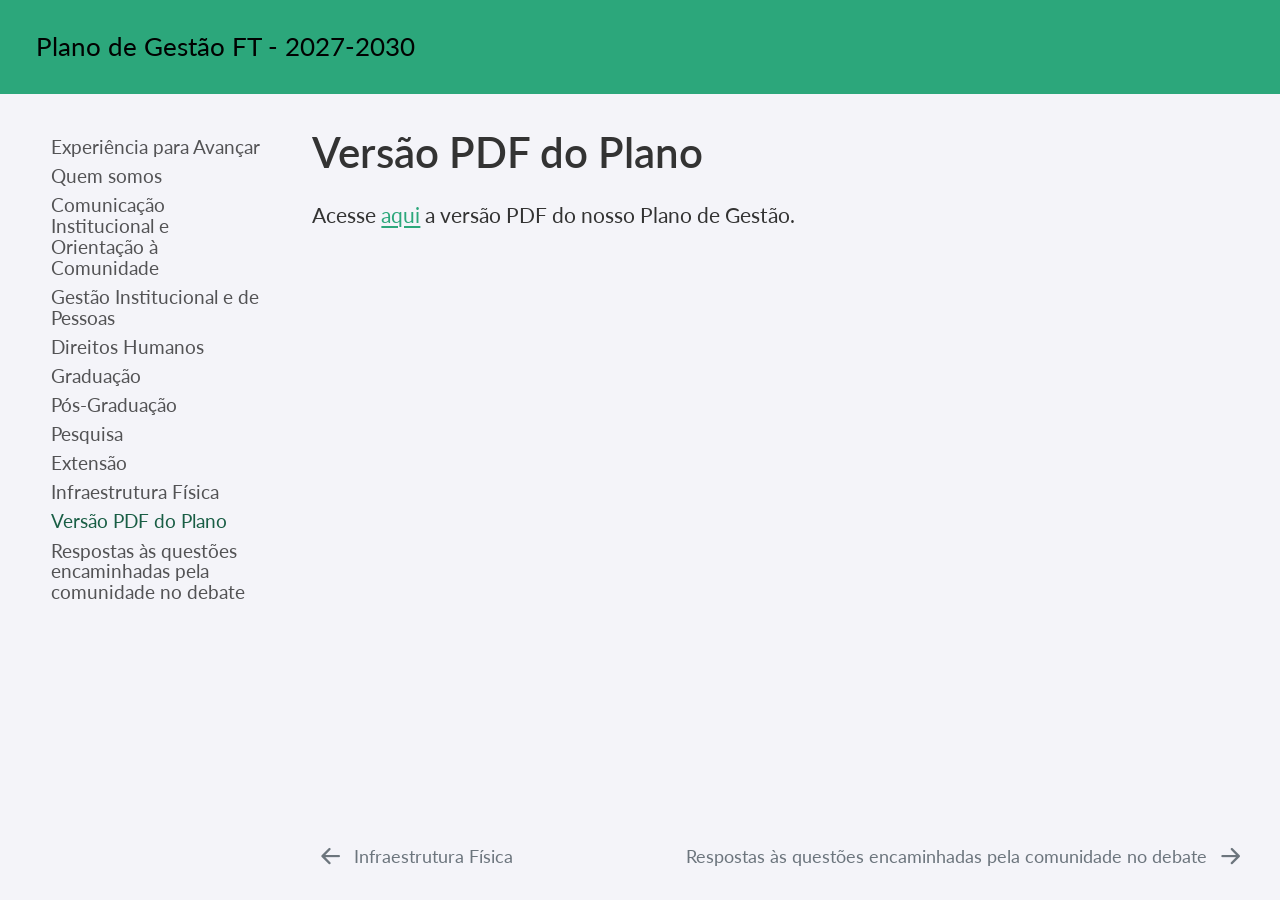
<file: docs/pdf.html>
<!DOCTYPE html>
<html xmlns="http://www.w3.org/1999/xhtml" lang="pt" xml:lang="pt"><head>

<meta charset="utf-8">
<meta name="generator" content="quarto-1.10.18">

<meta name="viewport" content="width=device-width, initial-scale=1.0, user-scalable=yes">


<title>Versão PDF do Plano – Plano de Gestão FT - 2027-2030</title>
<style>
/* Default styles provided by pandoc.
** See https://pandoc.org/MANUAL.html#variables-for-html for config info.
*/
span.smallcaps{font-variant: small-caps;}
div.columns{display: flex; gap: 1.5em;}
div.column{flex: auto;}
@media screen {
div.columns{gap: min(4vw, 1.5em);}
div.column{overflow-x: auto;}
}
div.hanging-indent{margin-left: 1.5em; text-indent: -1.5em;}
ul.task-list{list-style: none;}
ul.task-list li input[type="checkbox"] {
  width: 0.8em;
  margin: 0 0.8em 0.2em -1em; /* quarto-specific, see https://github.com/quarto-dev/quarto-cli/issues/4556 */ 
  vertical-align: middle;
}
</style>


<script src="site_libs/quarto-nav/quarto-nav.js"></script>
<script src="site_libs/quarto-nav/headroom.min.js"></script>
<script src="site_libs/clipboard/clipboard.min.js"></script>
<script src="site_libs/quarto-search/autocomplete.umd.js"></script>
<script src="site_libs/quarto-search/fuse.min.js"></script>
<script src="site_libs/quarto-search/quarto-search.js"></script>
<meta name="quarto:offset" content="./">
<link href="./respostas-debate.html" rel="next">
<link href="./infra.html" rel="prev">
<script src="site_libs/quarto-html/quarto.js" type="module"></script>
<script src="site_libs/quarto-html/tabsets/tabsets.js" type="module"></script>
<script src="site_libs/quarto-html/popper.min.js"></script>
<script src="site_libs/quarto-html/tippy.umd.min.js"></script>
<script src="site_libs/quarto-html/anchor.min.js"></script>
<link href="site_libs/quarto-html/tippy.css" rel="stylesheet">
<link href="site_libs/quarto-html/quarto-syntax-highlighting-64a204ab8560d761af7679ceaba22944.css" rel="stylesheet" id="quarto-text-highlighting-styles">
<script src="site_libs/bootstrap/bootstrap.min.js"></script>
<link href="site_libs/bootstrap/bootstrap-icons.css" rel="stylesheet">
<link href="site_libs/bootstrap/bootstrap-000528a02bdd10b214853d05560731a4.min.css" rel="stylesheet" append-hash="true" id="quarto-bootstrap" data-mode="light">
<script id="quarto-search-options" type="application/json">{
  "location": "navbar",
  "copy-button": false,
  "collapse-after": 3,
  "panel-placement": "end",
  "type": "overlay",
  "limit": 50,
  "keyboard-shortcut": [
    "f",
    "/",
    "s"
  ],
  "show-item-context": false,
  "language": {
    "search-no-results-text": "Nenhum resultado",
    "search-matching-documents-text": "documentos correspondentes",
    "search-copy-link-title": "Copiar link para a busca",
    "search-hide-matches-text": "Esconder correspondências adicionais",
    "search-more-match-text": "mais correspondência neste documento",
    "search-more-matches-text": "mais correspondências neste documento",
    "search-clear-button-title": "Limpar",
    "search-text-placeholder": "",
    "search-detached-cancel-button-title": "Cancelar",
    "search-submit-button-title": "Enviar",
    "search-label": "Procurar"
  }
}</script>


<link rel="stylesheet" href="styles.css">
</head>

<body class="nav-sidebar floating nav-fixed quarto-light">

<div id="quarto-search-results"></div>
  <header id="quarto-header" class="headroom fixed-top">
    <nav class="navbar navbar-expand-lg " data-bs-theme="dark">
      <div class="navbar-container container-fluid">
      <div class="navbar-brand-container mx-auto">
    <a class="navbar-brand" href="./index.html">
    <span class="navbar-title">Plano de Gestão FT - 2027-2030</span>
    </a>
  </div>
        <div class="quarto-navbar-tools tools-end">
</div>
      </div> <!-- /container-fluid -->
    </nav>
  <nav class="quarto-secondary-nav">
    <div class="container-fluid d-flex">
      <button type="button" class="quarto-btn-toggle btn" data-bs-toggle="collapse" role="button" data-bs-target=".quarto-sidebar-collapse-item" aria-controls="quarto-sidebar" aria-expanded="false" aria-label="Alternar barra lateral" onclick="if (window.quartoToggleHeadroom) { window.quartoToggleHeadroom(); }">
        <i class="bi bi-layout-text-sidebar-reverse"></i>
      </button>
        <nav class="quarto-page-breadcrumbs" aria-label="breadcrumb"><ol class="breadcrumb"><li class="breadcrumb-item"><a href="./pdf.html"><span class="chapter-title">Versão PDF do Plano</span></a></li></ol></nav>
        <a class="flex-grow-1" role="navigation" data-bs-toggle="collapse" data-bs-target=".quarto-sidebar-collapse-item" aria-controls="quarto-sidebar" aria-expanded="false" aria-label="Alternar barra lateral" onclick="if (window.quartoToggleHeadroom) { window.quartoToggleHeadroom(); }">      
        </a>
    </div>
  </nav>
</header>
<!-- content -->
<div id="quarto-content" class="quarto-container page-columns page-rows-contents page-layout-full page-navbar">
<!-- sidebar -->
  <nav id="quarto-sidebar" class="sidebar collapse collapse-horizontal quarto-sidebar-collapse-item sidebar-navigation floating overflow-auto">
    <div class="sidebar-menu-container"> 
    <ul class="list-unstyled mt-1">
        <li class="sidebar-item">
  <div class="sidebar-item-container"> 
  <a href="./index.html" class="sidebar-item-text sidebar-link"><span class="chapter-title">Experiência para Avançar</span></a>
  </div>
</li>
        <li class="sidebar-item">
  <div class="sidebar-item-container"> 
  <a href="./quem-somos.html" class="sidebar-item-text sidebar-link"><span class="chapter-title">Quem somos</span></a>
  </div>
</li>
        <li class="sidebar-item">
  <div class="sidebar-item-container"> 
  <a href="./comunicacao.html" class="sidebar-item-text sidebar-link"><span class="chapter-title">Comunicação Institucional e Orientação à Comunidade</span></a>
  </div>
</li>
        <li class="sidebar-item">
  <div class="sidebar-item-container"> 
  <a href="./gestao.html" class="sidebar-item-text sidebar-link"><span class="chapter-title">Gestão Institucional e de Pessoas</span></a>
  </div>
</li>
        <li class="sidebar-item">
  <div class="sidebar-item-container"> 
  <a href="./direitos-humanos.html" class="sidebar-item-text sidebar-link"><span class="chapter-title">Direitos Humanos</span></a>
  </div>
</li>
        <li class="sidebar-item">
  <div class="sidebar-item-container"> 
  <a href="./graduacao.html" class="sidebar-item-text sidebar-link"><span class="chapter-title">Graduação</span></a>
  </div>
</li>
        <li class="sidebar-item">
  <div class="sidebar-item-container"> 
  <a href="./pos-graduacao.html" class="sidebar-item-text sidebar-link"><span class="chapter-title">Pós-Graduação</span></a>
  </div>
</li>
        <li class="sidebar-item">
  <div class="sidebar-item-container"> 
  <a href="./pesquisa.html" class="sidebar-item-text sidebar-link"><span class="chapter-title">Pesquisa</span></a>
  </div>
</li>
        <li class="sidebar-item">
  <div class="sidebar-item-container"> 
  <a href="./extensao.html" class="sidebar-item-text sidebar-link"><span class="chapter-title">Extensão</span></a>
  </div>
</li>
        <li class="sidebar-item">
  <div class="sidebar-item-container"> 
  <a href="./infra.html" class="sidebar-item-text sidebar-link"><span class="chapter-title">Infraestrutura Física</span></a>
  </div>
</li>
        <li class="sidebar-item">
  <div class="sidebar-item-container"> 
  <a href="./pdf.html" class="sidebar-item-text sidebar-link active"><span class="chapter-title">Versão PDF do Plano</span></a>
  </div>
</li>
        <li class="sidebar-item">
  <div class="sidebar-item-container"> 
  <a href="./respostas-debate.html" class="sidebar-item-text sidebar-link"><span class="chapter-title">Respostas às questões encaminhadas pela comunidade no debate</span></a>
  </div>
</li>
    </ul>
    </div>
</nav>
<div id="quarto-sidebar-glass" class="quarto-sidebar-collapse-item" data-bs-toggle="collapse" data-bs-target=".quarto-sidebar-collapse-item"></div>
<!-- margin-sidebar -->
    <div id="quarto-margin-sidebar" class="sidebar margin-sidebar zindex-bottom">
        
    </div>
<!-- main -->
<main class="content column-page-right" id="quarto-document-content">

<header id="title-block-header" class="quarto-title-block default">
<div class="quarto-title">
<h1 class="title"><span class="chapter-title">Versão PDF do Plano</span></h1>
</div>



<div class="quarto-title-meta column-page-right">

    
  
    
  </div>
  


</header>


<p>Acesse <a href="PLANO-DE-GESTAO-Carmen-Vitor.pdf">aqui</a> a versão PDF do nosso Plano de Gestão.</p>



</main> <!-- /main -->
<script id="quarto-html-after-body" type="application/javascript">
  window.document.addEventListener("DOMContentLoaded", function (event) {
    const icon = "";
    const anchorJS = new window.AnchorJS();
    anchorJS.options = {
      placement: 'right',
      icon: icon
    };
    anchorJS.add('.anchored');
    const isCodeAnnotation = (el) => {
      for (const clz of el.classList) {
        if (clz.startsWith('code-annotation-')) {                     
          return true;
        }
      }
      return false;
    }
    const onCopySuccess = function(e) {
      // button target
      const button = e.trigger;
      // don't keep focus
      button.blur();
      // flash "checked"
      button.classList.add('code-copy-button-checked');
      var currentTitle = button.getAttribute("title");
      button.setAttribute("title", "Copiada");
      let tooltip;
      if (window.bootstrap) {
        button.setAttribute("data-bs-toggle", "tooltip");
        button.setAttribute("data-bs-placement", "left");
        button.setAttribute("data-bs-title", "Copiada");
        tooltip = new bootstrap.Tooltip(button, 
          { trigger: "manual", 
            customClass: "code-copy-button-tooltip",
            offset: [0, -8]});
        tooltip.show();    
      }
      setTimeout(function() {
        if (tooltip) {
          tooltip.hide();
          button.removeAttribute("data-bs-title");
          button.removeAttribute("data-bs-toggle");
          button.removeAttribute("data-bs-placement");
        }
        button.setAttribute("title", currentTitle);
        button.classList.remove('code-copy-button-checked');
      }, 1000);
      // clear code selection
      e.clearSelection();
    }
    const getTextToCopy = function(trigger) {
      const outerScaffold = trigger.parentElement.cloneNode(true);
      const codeEl = outerScaffold.querySelector('code');
      for (const childEl of codeEl.children) {
        if (isCodeAnnotation(childEl)) {
          childEl.remove();
        }
      }
      return codeEl.innerText;
    }
    const clipboard = new window.ClipboardJS('.code-copy-button:not([data-in-quarto-modal])', {
      text: getTextToCopy
    });
    clipboard.on('success', onCopySuccess);
    if (window.document.getElementById('quarto-embedded-source-code-modal')) {
      const clipboardModal = new window.ClipboardJS('.code-copy-button[data-in-quarto-modal]', {
        text: getTextToCopy,
        container: window.document.getElementById('quarto-embedded-source-code-modal')
      });
      clipboardModal.on('success', onCopySuccess);
    }
      var localhostRegex = new RegExp(/^(?:http|https):\/\/localhost\:?[0-9]*\//);
      var mailtoRegex = new RegExp(/^mailto:/);
        var filterRegex = new RegExp('/' + window.location.host + '/');
      var isInternal = (href) => {
          return filterRegex.test(href) || localhostRegex.test(href) || mailtoRegex.test(href);
      }
      // Inspect non-navigation links and adorn them if external
     var links = window.document.querySelectorAll('a[href]:not(.nav-link):not(.navbar-brand):not(.toc-action):not(.sidebar-link):not(.sidebar-item-toggle):not(.pagination-link):not(.no-external):not([aria-hidden]):not(.dropdown-item):not(.quarto-navigation-tool):not(.about-link)');
      for (var i=0; i<links.length; i++) {
        const link = links[i];
        if (!isInternal(link.href)) {
          // undo the damage that might have been done by quarto-nav.js in the case of
          // links that we want to consider external
          if (link.dataset.originalHref !== undefined) {
            link.href = link.dataset.originalHref;
          }
        }
      }
    function tippyHover(el, contentFn, onTriggerFn, onUntriggerFn) {
      const config = {
        allowHTML: true,
        maxWidth: 500,
        delay: 100,
        arrow: false,
        appendTo: function(el) {
            return el.parentElement;
        },
        interactive: true,
        interactiveBorder: 10,
        theme: 'quarto',
        placement: 'bottom-start',
      };
      if (contentFn) {
        config.content = contentFn;
      }
      if (onTriggerFn) {
        config.onTrigger = onTriggerFn;
      }
      if (onUntriggerFn) {
        config.onUntrigger = onUntriggerFn;
      }
      window.tippy(el, config); 
    }
    const noterefs = window.document.querySelectorAll('a[role="doc-noteref"]');
    for (var i=0; i<noterefs.length; i++) {
      const ref = noterefs[i];
      tippyHover(ref, function() {
        // use id or data attribute instead here
        let href = ref.getAttribute('data-footnote-href') || ref.getAttribute('href');
        try { href = new URL(href).hash; } catch {}
        const id = href.replace(/^#\/?/, "");
        const note = window.document.getElementById(id);
        if (note) {
          return note.innerHTML;
        } else {
          return "";
        }
      });
    }
    const xrefs = window.document.querySelectorAll('a.quarto-xref');
    const processXRef = (id, note) => {
      // Strip column container classes
      const stripColumnClz = (el) => {
        el.classList.remove("page-full", "page-columns");
        if (el.children) {
          for (const child of el.children) {
            stripColumnClz(child);
          }
        }
      }
      stripColumnClz(note)
      if (id === null || id.startsWith('sec-')) {
        // Special case sections, only their first couple elements
        const container = document.createElement("div");
        if (note.children && note.children.length > 2) {
          container.appendChild(note.children[0].cloneNode(true));
          for (let i = 1; i < note.children.length; i++) {
            const child = note.children[i];
            if (child.tagName === "P" && child.innerText === "") {
              continue;
            } else {
              container.appendChild(child.cloneNode(true));
              break;
            }
          }
          if (window.Quarto?.typesetMath) {
            window.Quarto.typesetMath(container);
          }
          return container.innerHTML
        } else {
          if (window.Quarto?.typesetMath) {
            window.Quarto.typesetMath(note);
          }
          return note.innerHTML;
        }
      } else {
        // Remove any anchor links if they are present
        const anchorLink = note.querySelector('a.anchorjs-link');
        if (anchorLink) {
          anchorLink.remove();
        }
        if (window.Quarto?.typesetMath) {
          window.Quarto.typesetMath(note);
        }
        if (note.classList.contains("callout")) {
          return note.outerHTML;
        } else {
          return note.innerHTML;
        }
      }
    }
    for (var i=0; i<xrefs.length; i++) {
      const xref = xrefs[i];
      tippyHover(xref, undefined, function(instance) {
        instance.disable();
        let url = xref.getAttribute('href');
        let hash = undefined; 
        if (url.startsWith('#')) {
          hash = url;
        } else {
          try { hash = new URL(url).hash; } catch {}
        }
        if (hash) {
          const id = hash.replace(/^#\/?/, "");
          const note = window.document.getElementById(id);
          if (note !== null) {
            try {
              const html = processXRef(id, note.cloneNode(true));
              instance.setContent(html);
            } finally {
              instance.enable();
              instance.show();
            }
          } else {
            // See if we can fetch this
            fetch(url.split('#')[0])
            .then(res => res.text())
            .then(html => {
              const parser = new DOMParser();
              const htmlDoc = parser.parseFromString(html, "text/html");
              const note = htmlDoc.getElementById(id);
              if (note !== null) {
                const html = processXRef(id, note);
                instance.setContent(html);
              } 
            }).finally(() => {
              instance.enable();
              instance.show();
            });
          }
        } else {
          // See if we can fetch a full url (with no hash to target)
          // This is a special case and we should probably do some content thinning / targeting
          fetch(url)
          .then(res => res.text())
          .then(html => {
            const parser = new DOMParser();
            const htmlDoc = parser.parseFromString(html, "text/html");
            const note = htmlDoc.querySelector('main.content');
            if (note !== null) {
              // This should only happen for chapter cross references
              // (since there is no id in the URL)
              // remove the first header
              if (note.children.length > 0 && note.children[0].tagName === "HEADER") {
                note.children[0].remove();
              }
              const html = processXRef(null, note);
              instance.setContent(html);
            } 
          }).finally(() => {
            instance.enable();
            instance.show();
          });
        }
      }, function(instance) {
      });
    }
        let selectedAnnoteEl;
        const selectorForAnnotation = ( cell, annotation) => {
          let cellAttr = 'data-code-cell="' + cell + '"';
          let lineAttr = 'data-code-annotation="' +  annotation + '"';
          const selector = 'span[' + cellAttr + '][' + lineAttr + ']';
          return selector;
        }
        const selectCodeLines = (annoteEl) => {
          const doc = window.document;
          const targetCell = annoteEl.getAttribute("data-target-cell");
          const targetAnnotation = annoteEl.getAttribute("data-target-annotation");
          const annoteSpan = window.document.querySelector(selectorForAnnotation(targetCell, targetAnnotation));
          const lines = annoteSpan.getAttribute("data-code-lines").split(",");
          const lineIds = lines.map((line) => {
            return targetCell + "-" + line;
          })
          let top = null;
          let height = null;
          let parent = null;
          if (lineIds.length > 0) {
              //compute the position of the single el (top and bottom and make a div)
              const el = window.document.getElementById(lineIds[0]);
              top = el.offsetTop;
              height = el.offsetHeight;
              parent = el.parentElement.parentElement;
            if (lineIds.length > 1) {
              const lastEl = window.document.getElementById(lineIds[lineIds.length - 1]);
              const bottom = lastEl.offsetTop + lastEl.offsetHeight;
              height = bottom - top;
            }
            if (top !== null && height !== null && parent !== null) {
              // cook up a div (if necessary) and position it 
              let div = window.document.getElementById("code-annotation-line-highlight");
              if (div === null) {
                div = window.document.createElement("div");
                div.setAttribute("id", "code-annotation-line-highlight");
                div.style.position = 'absolute';
                parent.appendChild(div);
              }
              div.style.top = top - 2 + "px";
              div.style.height = height + 4 + "px";
              div.style.left = 0;
              let gutterDiv = window.document.getElementById("code-annotation-line-highlight-gutter");
              if (gutterDiv === null) {
                gutterDiv = window.document.createElement("div");
                gutterDiv.setAttribute("id", "code-annotation-line-highlight-gutter");
                gutterDiv.style.position = 'absolute';
                const codeCell = window.document.getElementById(targetCell);
                const gutter = codeCell.querySelector('.code-annotation-gutter');
                gutter.appendChild(gutterDiv);
              }
              gutterDiv.style.top = top - 2 + "px";
              gutterDiv.style.height = height + 4 + "px";
            }
            selectedAnnoteEl = annoteEl;
          }
        };
        const unselectCodeLines = () => {
          const elementsIds = ["code-annotation-line-highlight", "code-annotation-line-highlight-gutter"];
          elementsIds.forEach((elId) => {
            const div = window.document.getElementById(elId);
            if (div) {
              div.remove();
            }
          });
          selectedAnnoteEl = undefined;
        };
          // Handle positioning of the toggle
      window.addEventListener(
        "resize",
        throttle(() => {
          elRect = undefined;
          if (selectedAnnoteEl) {
            selectCodeLines(selectedAnnoteEl);
          }
        }, 10)
      );
      function throttle(fn, ms) {
      let throttle = false;
      let timer;
        return (...args) => {
          if(!throttle) { // first call gets through
              fn.apply(this, args);
              throttle = true;
          } else { // all the others get throttled
              if(timer) clearTimeout(timer); // cancel #2
              timer = setTimeout(() => {
                fn.apply(this, args);
                timer = throttle = false;
              }, ms);
          }
        };
      }
        // Attach click handler to the DT
        const annoteDls = window.document.querySelectorAll('dt[data-target-cell]');
        for (const annoteDlNode of annoteDls) {
          annoteDlNode.addEventListener('click', (event) => {
            const clickedEl = event.target;
            if (clickedEl !== selectedAnnoteEl) {
              unselectCodeLines();
              const activeEl = window.document.querySelector('dt[data-target-cell].code-annotation-active');
              if (activeEl) {
                activeEl.classList.remove('code-annotation-active');
              }
              selectCodeLines(clickedEl);
              clickedEl.classList.add('code-annotation-active');
            } else {
              // Unselect the line
              unselectCodeLines();
              clickedEl.classList.remove('code-annotation-active');
            }
          });
        }
    const findCites = (el) => {
      const parentEl = el.parentElement;
      if (parentEl) {
        const cites = parentEl.dataset.cites;
        if (cites) {
          return {
            el,
            cites: cites.split(' ')
          };
        } else {
          return findCites(el.parentElement)
        }
      } else {
        return undefined;
      }
    };
    var bibliorefs = window.document.querySelectorAll('a[role="doc-biblioref"]');
    for (var i=0; i<bibliorefs.length; i++) {
      const ref = bibliorefs[i];
      const citeInfo = findCites(ref);
      if (citeInfo) {
        tippyHover(citeInfo.el, function() {
          var popup = window.document.createElement('div');
          citeInfo.cites.forEach(function(cite) {
            var citeDiv = window.document.createElement('div');
            citeDiv.classList.add('hanging-indent');
            citeDiv.classList.add('csl-entry');
            var biblioDiv = window.document.getElementById('ref-' + cite);
            if (biblioDiv) {
              citeDiv.innerHTML = biblioDiv.innerHTML;
            }
            popup.appendChild(citeDiv);
          });
          return popup.innerHTML;
        });
      }
    }
  });
  </script>
<nav class="page-navigation column-page-right">
  <div class="nav-page nav-page-previous">
      <a href="./infra.html" class="pagination-link" aria-label="Infraestrutura Física">
        <i class="bi bi-arrow-left-short"></i> <span class="nav-page-text"><span class="chapter-title">Infraestrutura Física</span></span>
      </a>          
  </div>
  <div class="nav-page nav-page-next">
      <a href="./respostas-debate.html" class="pagination-link" aria-label="Respostas às questões encaminhadas pela comunidade no debate">
        <span class="nav-page-text"><span class="chapter-title">Respostas às questões encaminhadas pela comunidade no debate</span></span> <i class="bi bi-arrow-right-short"></i>
      </a>
  </div>
</nav>
</div> <!-- /content -->




</body></html>
</file>
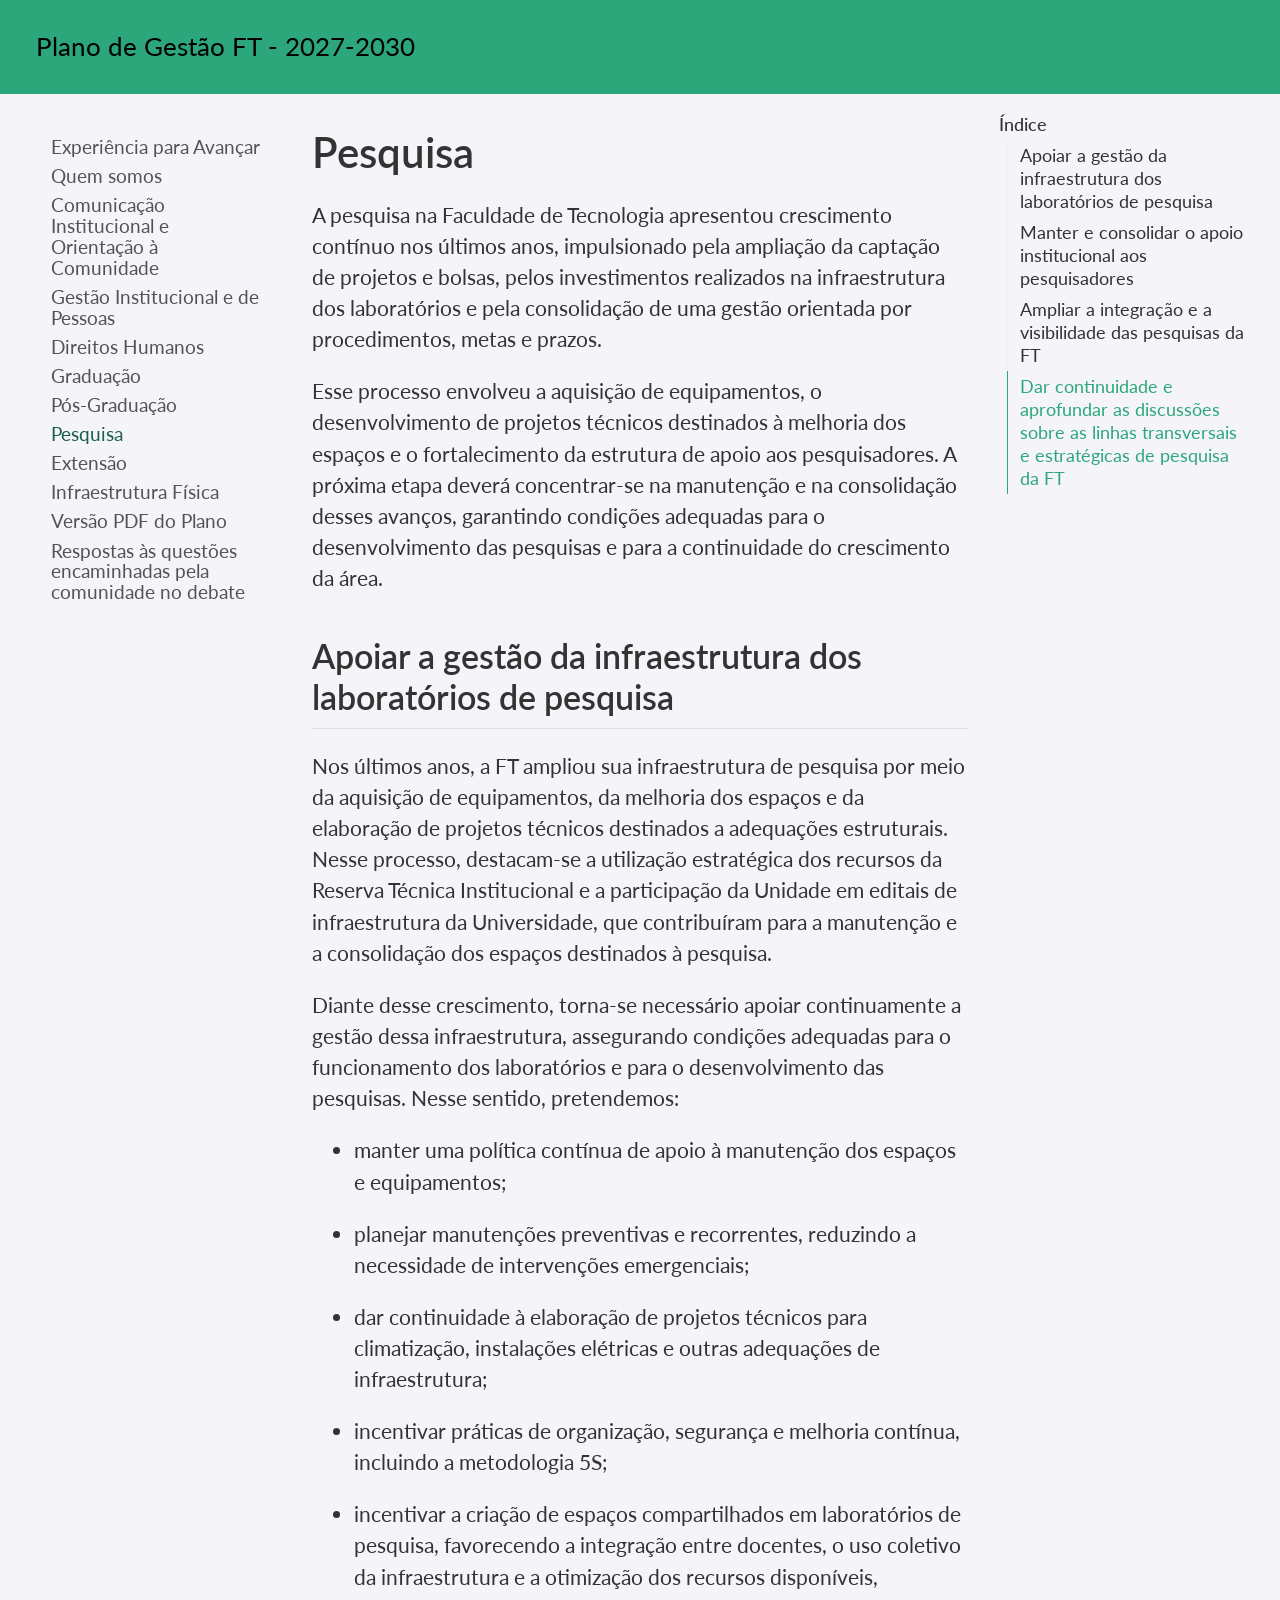
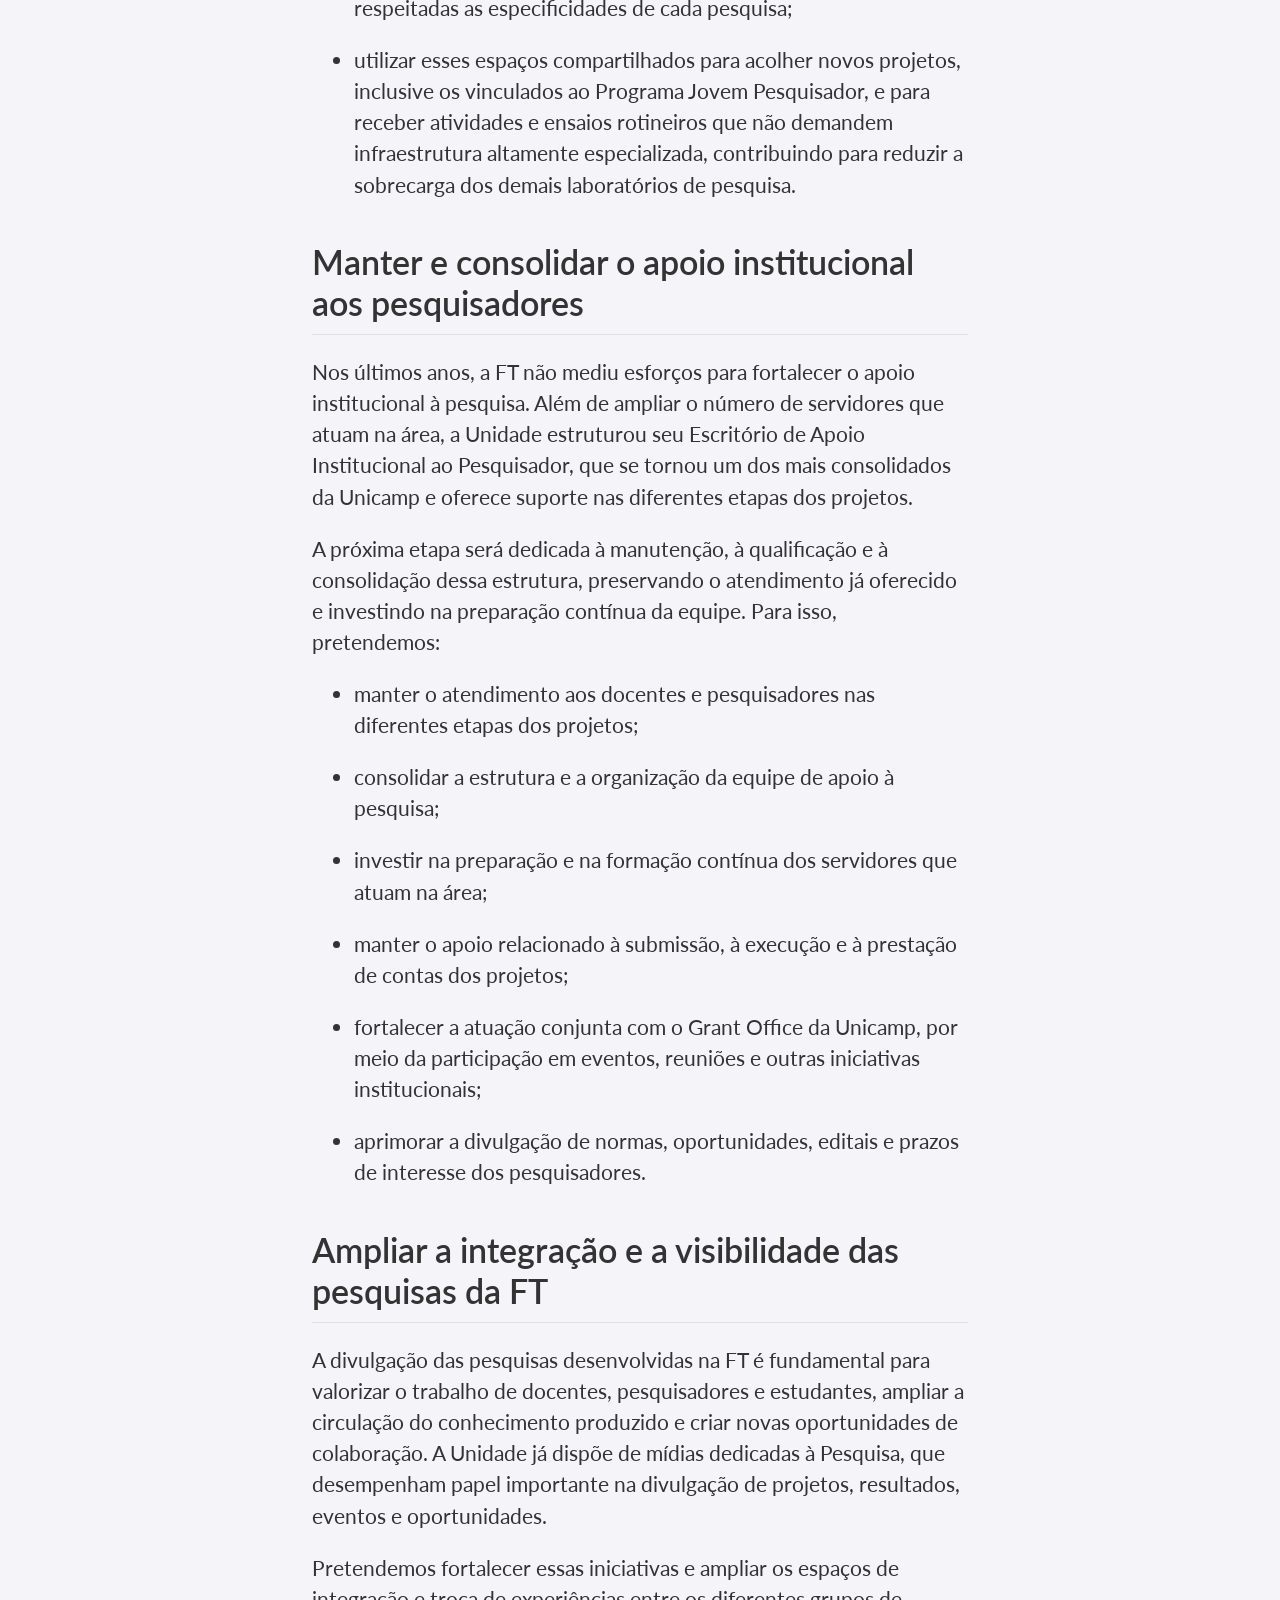
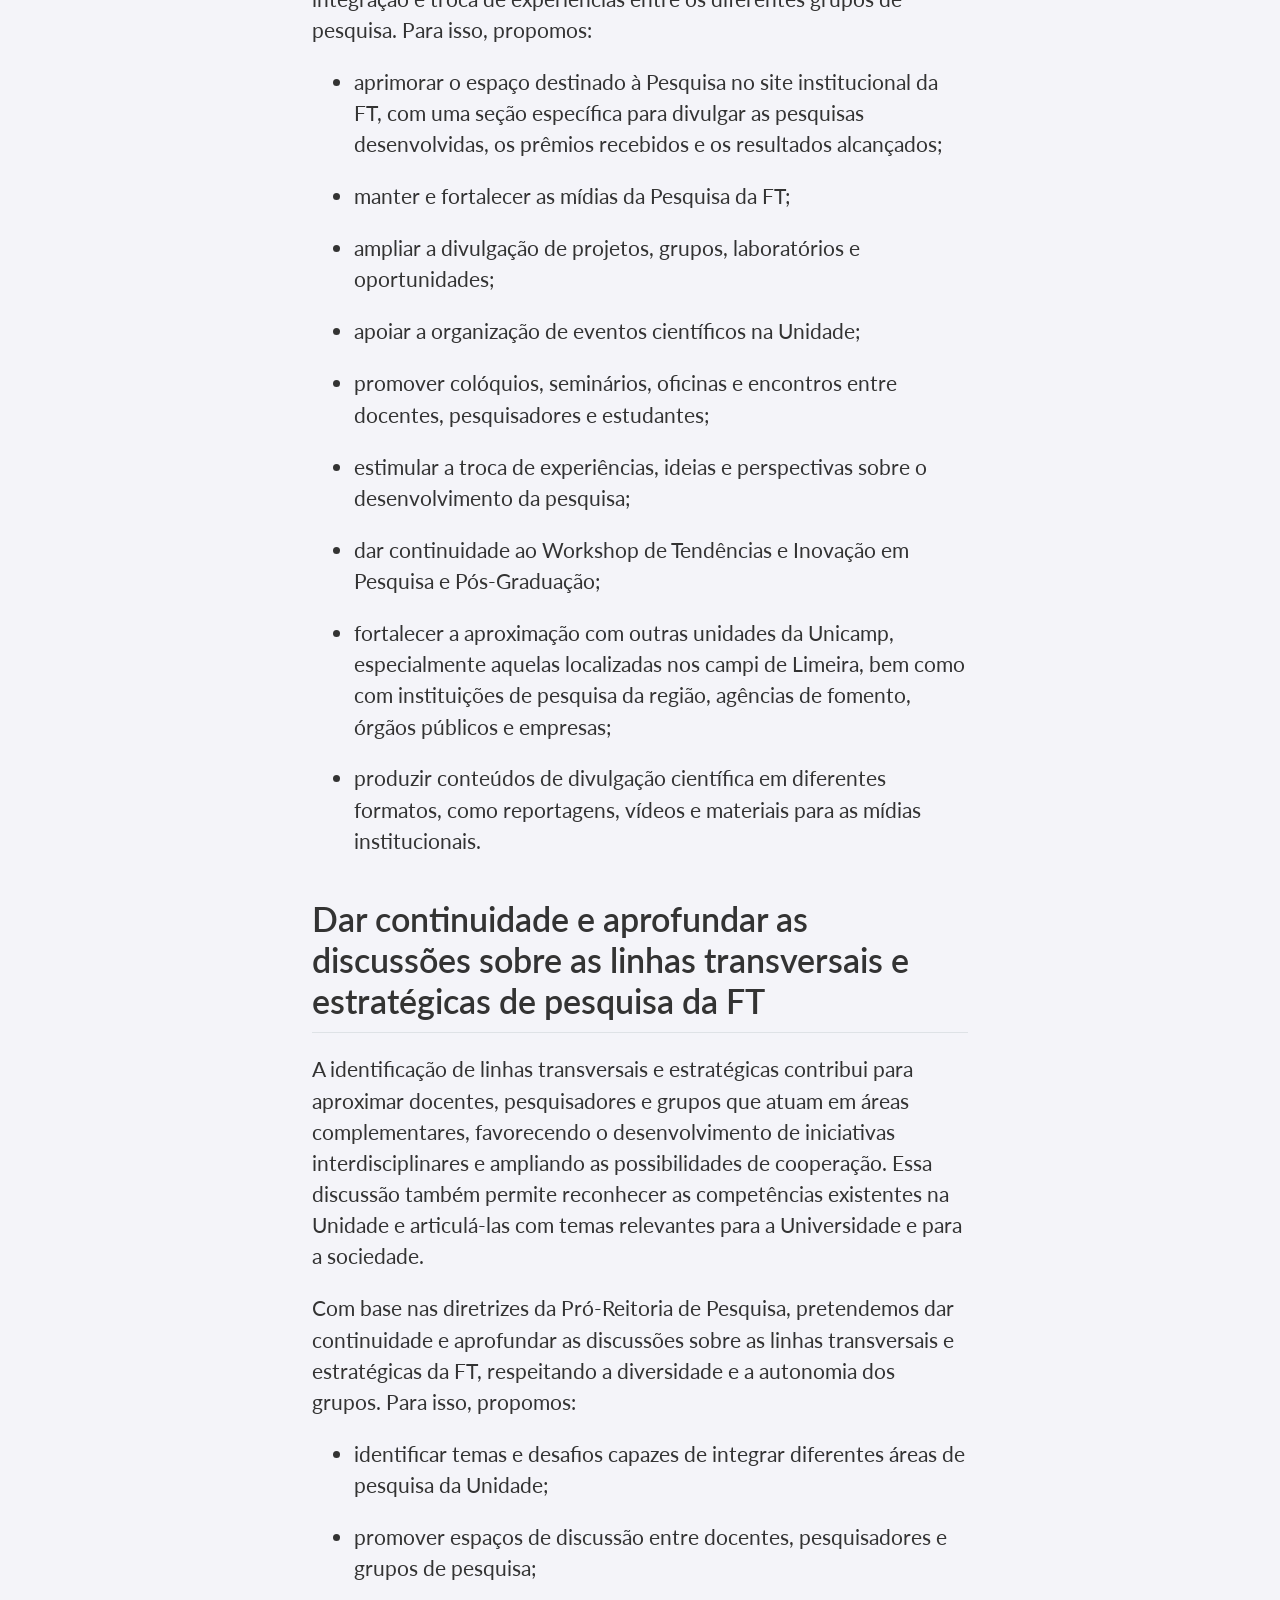
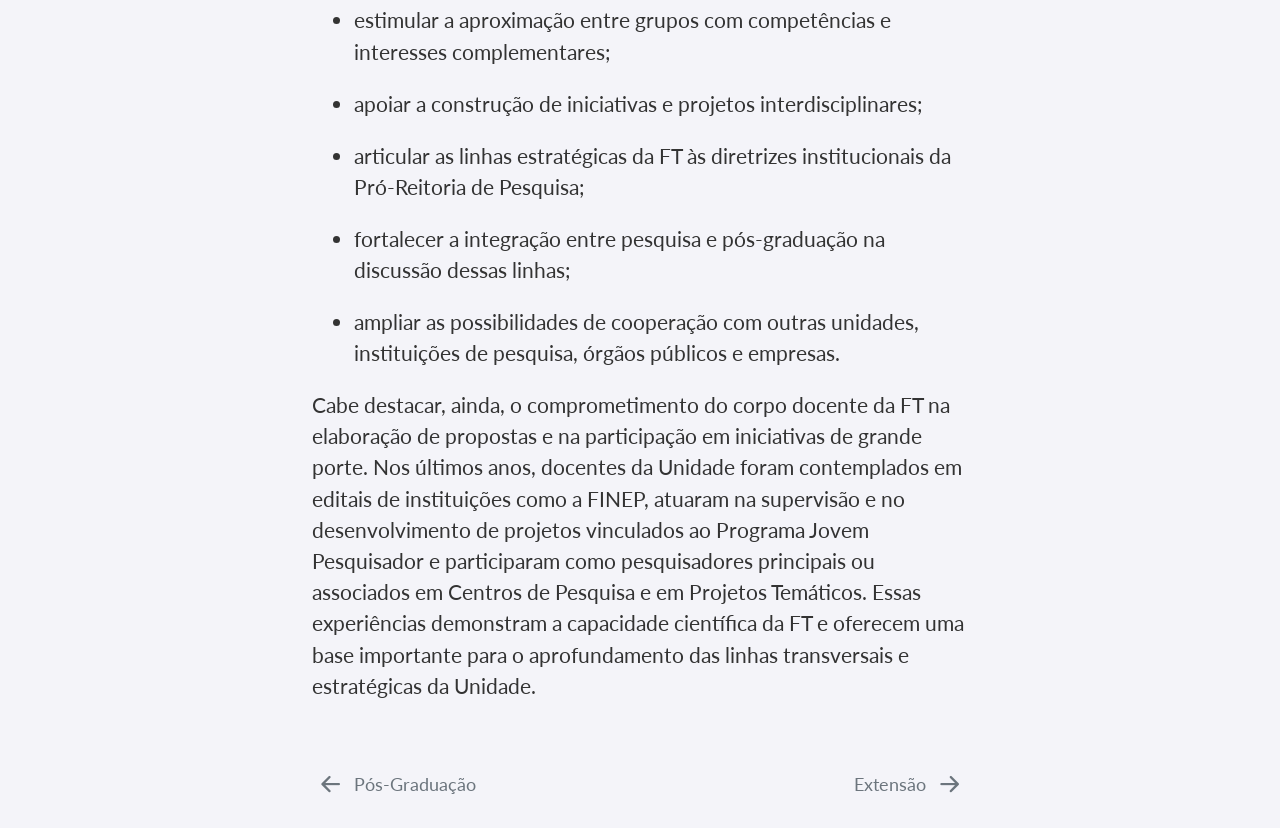
<file: docs/pesquisa.html>
<!DOCTYPE html>
<html xmlns="http://www.w3.org/1999/xhtml" lang="pt" xml:lang="pt"><head>

<meta charset="utf-8">
<meta name="generator" content="quarto-1.10.18">

<meta name="viewport" content="width=device-width, initial-scale=1.0, user-scalable=yes">


<title>Pesquisa – Plano de Gestão FT - 2027-2030</title>
<style>
/* Default styles provided by pandoc.
** See https://pandoc.org/MANUAL.html#variables-for-html for config info.
*/
span.smallcaps{font-variant: small-caps;}
div.columns{display: flex; gap: 1.5em;}
div.column{flex: auto;}
@media screen {
div.columns{gap: min(4vw, 1.5em);}
div.column{overflow-x: auto;}
}
div.hanging-indent{margin-left: 1.5em; text-indent: -1.5em;}
ul.task-list{list-style: none;}
ul.task-list li input[type="checkbox"] {
  width: 0.8em;
  margin: 0 0.8em 0.2em -1em; /* quarto-specific, see https://github.com/quarto-dev/quarto-cli/issues/4556 */ 
  vertical-align: middle;
}
</style>


<script src="site_libs/quarto-nav/quarto-nav.js"></script>
<script src="site_libs/quarto-nav/headroom.min.js"></script>
<script src="site_libs/clipboard/clipboard.min.js"></script>
<script src="site_libs/quarto-search/autocomplete.umd.js"></script>
<script src="site_libs/quarto-search/fuse.min.js"></script>
<script src="site_libs/quarto-search/quarto-search.js"></script>
<meta name="quarto:offset" content="./">
<link href="./extensao.html" rel="next">
<link href="./pos-graduacao.html" rel="prev">
<script src="site_libs/quarto-html/quarto.js" type="module"></script>
<script src="site_libs/quarto-html/tabsets/tabsets.js" type="module"></script>
<script src="site_libs/quarto-html/popper.min.js"></script>
<script src="site_libs/quarto-html/tippy.umd.min.js"></script>
<script src="site_libs/quarto-html/anchor.min.js"></script>
<link href="site_libs/quarto-html/tippy.css" rel="stylesheet">
<link href="site_libs/quarto-html/quarto-syntax-highlighting-64a204ab8560d761af7679ceaba22944.css" rel="stylesheet" id="quarto-text-highlighting-styles">
<script src="site_libs/bootstrap/bootstrap.min.js"></script>
<link href="site_libs/bootstrap/bootstrap-icons.css" rel="stylesheet">
<link href="site_libs/bootstrap/bootstrap-000528a02bdd10b214853d05560731a4.min.css" rel="stylesheet" append-hash="true" id="quarto-bootstrap" data-mode="light">
<script id="quarto-search-options" type="application/json">{
  "location": "navbar",
  "copy-button": false,
  "collapse-after": 3,
  "panel-placement": "end",
  "type": "overlay",
  "limit": 50,
  "keyboard-shortcut": [
    "f",
    "/",
    "s"
  ],
  "show-item-context": false,
  "language": {
    "search-no-results-text": "Nenhum resultado",
    "search-matching-documents-text": "documentos correspondentes",
    "search-copy-link-title": "Copiar link para a busca",
    "search-hide-matches-text": "Esconder correspondências adicionais",
    "search-more-match-text": "mais correspondência neste documento",
    "search-more-matches-text": "mais correspondências neste documento",
    "search-clear-button-title": "Limpar",
    "search-text-placeholder": "",
    "search-detached-cancel-button-title": "Cancelar",
    "search-submit-button-title": "Enviar",
    "search-label": "Procurar"
  }
}</script>


<link rel="stylesheet" href="styles.css">
</head>

<body class="nav-sidebar floating nav-fixed quarto-light">

<div id="quarto-search-results"></div>
  <header id="quarto-header" class="headroom fixed-top">
    <nav class="navbar navbar-expand-lg " data-bs-theme="dark">
      <div class="navbar-container container-fluid">
      <div class="navbar-brand-container mx-auto">
    <a class="navbar-brand" href="./index.html">
    <span class="navbar-title">Plano de Gestão FT - 2027-2030</span>
    </a>
  </div>
        <div class="quarto-navbar-tools tools-end">
</div>
      </div> <!-- /container-fluid -->
    </nav>
  <nav class="quarto-secondary-nav">
    <div class="container-fluid d-flex">
      <button type="button" class="quarto-btn-toggle btn" data-bs-toggle="collapse" role="button" data-bs-target=".quarto-sidebar-collapse-item" aria-controls="quarto-sidebar" aria-expanded="false" aria-label="Alternar barra lateral" onclick="if (window.quartoToggleHeadroom) { window.quartoToggleHeadroom(); }">
        <i class="bi bi-layout-text-sidebar-reverse"></i>
      </button>
        <nav class="quarto-page-breadcrumbs" aria-label="breadcrumb"><ol class="breadcrumb"><li class="breadcrumb-item"><a href="./pesquisa.html"><span class="chapter-title">Pesquisa</span></a></li></ol></nav>
        <a class="flex-grow-1" role="navigation" data-bs-toggle="collapse" data-bs-target=".quarto-sidebar-collapse-item" aria-controls="quarto-sidebar" aria-expanded="false" aria-label="Alternar barra lateral" onclick="if (window.quartoToggleHeadroom) { window.quartoToggleHeadroom(); }">      
        </a>
    </div>
  </nav>
</header>
<!-- content -->
<div id="quarto-content" class="quarto-container page-columns page-rows-contents page-layout-full page-navbar">
<!-- sidebar -->
  <nav id="quarto-sidebar" class="sidebar collapse collapse-horizontal quarto-sidebar-collapse-item sidebar-navigation floating overflow-auto">
    <div class="sidebar-menu-container"> 
    <ul class="list-unstyled mt-1">
        <li class="sidebar-item">
  <div class="sidebar-item-container"> 
  <a href="./index.html" class="sidebar-item-text sidebar-link"><span class="chapter-title">Experiência para Avançar</span></a>
  </div>
</li>
        <li class="sidebar-item">
  <div class="sidebar-item-container"> 
  <a href="./quem-somos.html" class="sidebar-item-text sidebar-link"><span class="chapter-title">Quem somos</span></a>
  </div>
</li>
        <li class="sidebar-item">
  <div class="sidebar-item-container"> 
  <a href="./comunicacao.html" class="sidebar-item-text sidebar-link"><span class="chapter-title">Comunicação Institucional e Orientação à Comunidade</span></a>
  </div>
</li>
        <li class="sidebar-item">
  <div class="sidebar-item-container"> 
  <a href="./gestao.html" class="sidebar-item-text sidebar-link"><span class="chapter-title">Gestão Institucional e de Pessoas</span></a>
  </div>
</li>
        <li class="sidebar-item">
  <div class="sidebar-item-container"> 
  <a href="./direitos-humanos.html" class="sidebar-item-text sidebar-link"><span class="chapter-title">Direitos Humanos</span></a>
  </div>
</li>
        <li class="sidebar-item">
  <div class="sidebar-item-container"> 
  <a href="./graduacao.html" class="sidebar-item-text sidebar-link"><span class="chapter-title">Graduação</span></a>
  </div>
</li>
        <li class="sidebar-item">
  <div class="sidebar-item-container"> 
  <a href="./pos-graduacao.html" class="sidebar-item-text sidebar-link"><span class="chapter-title">Pós-Graduação</span></a>
  </div>
</li>
        <li class="sidebar-item">
  <div class="sidebar-item-container"> 
  <a href="./pesquisa.html" class="sidebar-item-text sidebar-link active"><span class="chapter-title">Pesquisa</span></a>
  </div>
</li>
        <li class="sidebar-item">
  <div class="sidebar-item-container"> 
  <a href="./extensao.html" class="sidebar-item-text sidebar-link"><span class="chapter-title">Extensão</span></a>
  </div>
</li>
        <li class="sidebar-item">
  <div class="sidebar-item-container"> 
  <a href="./infra.html" class="sidebar-item-text sidebar-link"><span class="chapter-title">Infraestrutura Física</span></a>
  </div>
</li>
        <li class="sidebar-item">
  <div class="sidebar-item-container"> 
  <a href="./pdf.html" class="sidebar-item-text sidebar-link"><span class="chapter-title">Versão PDF do Plano</span></a>
  </div>
</li>
        <li class="sidebar-item">
  <div class="sidebar-item-container"> 
  <a href="./respostas-debate.html" class="sidebar-item-text sidebar-link"><span class="chapter-title">Respostas às questões encaminhadas pela comunidade no debate</span></a>
  </div>
</li>
    </ul>
    </div>
</nav>
<div id="quarto-sidebar-glass" class="quarto-sidebar-collapse-item" data-bs-toggle="collapse" data-bs-target=".quarto-sidebar-collapse-item"></div>
<!-- margin-sidebar -->
    <div id="quarto-margin-sidebar" class="sidebar margin-sidebar">
        <nav id="TOC" role="doc-toc" class="toc-active">
    <h2 id="toc-title">Índice</h2>
   
  <ul>
  <li><a href="#apoiar-a-gestão-da-infraestrutura-dos-laboratórios-de-pesquisa" id="toc-apoiar-a-gestão-da-infraestrutura-dos-laboratórios-de-pesquisa" class="nav-link active" data-scroll-target="#apoiar-a-gestão-da-infraestrutura-dos-laboratórios-de-pesquisa">Apoiar a gestão da infraestrutura dos laboratórios de pesquisa</a></li>
  <li><a href="#manter-e-consolidar-o-apoio-institucional-aos-pesquisadores" id="toc-manter-e-consolidar-o-apoio-institucional-aos-pesquisadores" class="nav-link" data-scroll-target="#manter-e-consolidar-o-apoio-institucional-aos-pesquisadores">Manter e consolidar o apoio institucional aos pesquisadores</a></li>
  <li><a href="#ampliar-a-integração-e-a-visibilidade-das-pesquisas-da-ft" id="toc-ampliar-a-integração-e-a-visibilidade-das-pesquisas-da-ft" class="nav-link" data-scroll-target="#ampliar-a-integração-e-a-visibilidade-das-pesquisas-da-ft">Ampliar a integração e a visibilidade das pesquisas da FT</a></li>
  <li><a href="#dar-continuidade-e-aprofundar-as-discussões-sobre-as-linhas-transversais-e-estratégicas-de-pesquisa-da-ft" id="toc-dar-continuidade-e-aprofundar-as-discussões-sobre-as-linhas-transversais-e-estratégicas-de-pesquisa-da-ft" class="nav-link" data-scroll-target="#dar-continuidade-e-aprofundar-as-discussões-sobre-as-linhas-transversais-e-estratégicas-de-pesquisa-da-ft">Dar continuidade e aprofundar as discussões sobre as linhas transversais e estratégicas de pesquisa da FT</a></li>
  </ul>
</nav>
    </div>
<!-- main -->
<main class="content column-body" id="quarto-document-content">

<header id="title-block-header" class="quarto-title-block default">
<div class="quarto-title">
<h1 class="title"><span class="chapter-title">Pesquisa</span></h1>
</div>



<div class="quarto-title-meta column-body">

    
  
    
  </div>
  


</header>


<p>A pesquisa na Faculdade de Tecnologia apresentou crescimento contínuo nos últimos anos, impulsionado pela ampliação da captação de projetos e bolsas, pelos investimentos realizados na infraestrutura dos laboratórios e pela consolidação de uma gestão orientada por procedimentos, metas e prazos.</p>
<p>Esse processo envolveu a aquisição de equipamentos, o desenvolvimento de projetos técnicos destinados à melhoria dos espaços e o fortalecimento da estrutura de apoio aos pesquisadores. A próxima etapa deverá concentrar-se na manutenção e na consolidação desses avanços, garantindo condições adequadas para o desenvolvimento das pesquisas e para a continuidade do crescimento da área.</p>
<section id="apoiar-a-gestão-da-infraestrutura-dos-laboratórios-de-pesquisa" class="level2">
<h2 class="anchored" data-anchor-id="apoiar-a-gestão-da-infraestrutura-dos-laboratórios-de-pesquisa">Apoiar a gestão da infraestrutura dos laboratórios de pesquisa</h2>
<p>Nos últimos anos, a FT ampliou sua infraestrutura de pesquisa por meio da aquisição de equipamentos, da melhoria dos espaços e da elaboração de projetos técnicos destinados a adequações estruturais. Nesse processo, destacam-se a utilização estratégica dos recursos da Reserva Técnica Institucional e a participação da Unidade em editais de infraestrutura da Universidade, que contribuíram para a manutenção e a consolidação dos espaços destinados à pesquisa.</p>
<p>Diante desse crescimento, torna-se necessário apoiar continuamente a gestão dessa infraestrutura, assegurando condições adequadas para o funcionamento dos laboratórios e para o desenvolvimento das pesquisas. Nesse sentido, pretendemos:</p>
<ul>
<li><p>manter uma política contínua de apoio à manutenção dos espaços e equipamentos;</p></li>
<li><p>planejar manutenções preventivas e recorrentes, reduzindo a necessidade de intervenções emergenciais;</p></li>
<li><p>dar continuidade à elaboração de projetos técnicos para climatização, instalações elétricas e outras adequações de infraestrutura;</p></li>
<li><p>incentivar práticas de organização, segurança e melhoria contínua, incluindo a metodologia 5S;</p></li>
<li><p>incentivar a criação de espaços compartilhados em laboratórios de pesquisa, favorecendo a integração entre docentes, o uso coletivo da infraestrutura e a otimização dos recursos disponíveis, respeitadas as especificidades de cada pesquisa;</p></li>
<li><p>utilizar esses espaços compartilhados para acolher novos projetos, inclusive os vinculados ao Programa Jovem Pesquisador, e para receber atividades e ensaios rotineiros que não demandem infraestrutura altamente especializada, contribuindo para reduzir a sobrecarga dos demais laboratórios de pesquisa.</p></li>
</ul>
</section>
<section id="manter-e-consolidar-o-apoio-institucional-aos-pesquisadores" class="level2">
<h2 class="anchored" data-anchor-id="manter-e-consolidar-o-apoio-institucional-aos-pesquisadores">Manter e consolidar o apoio institucional aos pesquisadores</h2>
<p>Nos últimos anos, a FT não mediu esforços para fortalecer o apoio institucional à pesquisa. Além de ampliar o número de servidores que atuam na área, a Unidade estruturou seu Escritório de Apoio Institucional ao Pesquisador, que se tornou um dos mais consolidados da Unicamp e oferece suporte nas diferentes etapas dos projetos.</p>
<p>A próxima etapa será dedicada à manutenção, à qualificação e à consolidação dessa estrutura, preservando o atendimento já oferecido e investindo na preparação contínua da equipe. Para isso, pretendemos:</p>
<ul>
<li><p>manter o atendimento aos docentes e pesquisadores nas diferentes etapas dos projetos;</p></li>
<li><p>consolidar a estrutura e a organização da equipe de apoio à pesquisa;</p></li>
<li><p>investir na preparação e na formação contínua dos servidores que atuam na área;</p></li>
<li><p>manter o apoio relacionado à submissão, à execução e à prestação de contas dos projetos;</p></li>
<li><p>fortalecer a atuação conjunta com o Grant Office da Unicamp, por meio da participação em eventos, reuniões e outras iniciativas institucionais;</p></li>
<li><p>aprimorar a divulgação de normas, oportunidades, editais e prazos de interesse dos pesquisadores.</p></li>
</ul>
</section>
<section id="ampliar-a-integração-e-a-visibilidade-das-pesquisas-da-ft" class="level2">
<h2 class="anchored" data-anchor-id="ampliar-a-integração-e-a-visibilidade-das-pesquisas-da-ft">Ampliar a integração e a visibilidade das pesquisas da FT</h2>
<p>A divulgação das pesquisas desenvolvidas na FT é fundamental para valorizar o trabalho de docentes, pesquisadores e estudantes, ampliar a circulação do conhecimento produzido e criar novas oportunidades de colaboração. A Unidade já dispõe de mídias dedicadas à Pesquisa, que desempenham papel importante na divulgação de projetos, resultados, eventos e oportunidades.</p>
<p>Pretendemos fortalecer essas iniciativas e ampliar os espaços de integração e troca de experiências entre os diferentes grupos de pesquisa. Para isso, propomos:</p>
<ul>
<li><p>aprimorar o espaço destinado à Pesquisa no site institucional da FT, com uma seção específica para divulgar as pesquisas desenvolvidas, os prêmios recebidos e os resultados alcançados;</p></li>
<li><p>manter e fortalecer as mídias da Pesquisa da FT;</p></li>
<li><p>ampliar a divulgação de projetos, grupos, laboratórios e oportunidades;</p></li>
<li><p>apoiar a organização de eventos científicos na Unidade;</p></li>
<li><p>promover colóquios, seminários, oficinas e encontros entre docentes, pesquisadores e estudantes;</p></li>
<li><p>estimular a troca de experiências, ideias e perspectivas sobre o desenvolvimento da pesquisa;</p></li>
<li><p>dar continuidade ao Workshop de Tendências e Inovação em Pesquisa e Pós-Graduação;</p></li>
<li><p>fortalecer a aproximação com outras unidades da Unicamp, especialmente aquelas localizadas nos campi de Limeira, bem como com instituições de pesquisa da região, agências de fomento, órgãos públicos e empresas;</p></li>
<li><p>produzir conteúdos de divulgação científica em diferentes formatos, como reportagens, vídeos e materiais para as mídias institucionais.</p></li>
</ul>
</section>
<section id="dar-continuidade-e-aprofundar-as-discussões-sobre-as-linhas-transversais-e-estratégicas-de-pesquisa-da-ft" class="level2">
<h2 class="anchored" data-anchor-id="dar-continuidade-e-aprofundar-as-discussões-sobre-as-linhas-transversais-e-estratégicas-de-pesquisa-da-ft">Dar continuidade e aprofundar as discussões sobre as linhas transversais e estratégicas de pesquisa da FT</h2>
<p>A identificação de linhas transversais e estratégicas contribui para aproximar docentes, pesquisadores e grupos que atuam em áreas complementares, favorecendo o desenvolvimento de iniciativas interdisciplinares e ampliando as possibilidades de cooperação. Essa discussão também permite reconhecer as competências existentes na Unidade e articulá-las com temas relevantes para a Universidade e para a sociedade.</p>
<p>Com base nas diretrizes da Pró-Reitoria de Pesquisa, pretendemos dar continuidade e aprofundar as discussões sobre as linhas transversais e estratégicas da FT, respeitando a diversidade e a autonomia dos grupos. Para isso, propomos:</p>
<ul>
<li><p>identificar temas e desafios capazes de integrar diferentes áreas de pesquisa da Unidade;</p></li>
<li><p>promover espaços de discussão entre docentes, pesquisadores e grupos de pesquisa;</p></li>
<li><p>estimular a aproximação entre grupos com competências e interesses complementares;</p></li>
<li><p>apoiar a construção de iniciativas e projetos interdisciplinares;</p></li>
<li><p>articular as linhas estratégicas da FT às diretrizes institucionais da Pró-Reitoria de Pesquisa;</p></li>
<li><p>fortalecer a integração entre pesquisa e pós-graduação na discussão dessas linhas;</p></li>
<li><p>ampliar as possibilidades de cooperação com outras unidades, instituições de pesquisa, órgãos públicos e empresas.</p></li>
</ul>
<p>Cabe destacar, ainda, o comprometimento do corpo docente da FT na elaboração de propostas e na participação em iniciativas de grande porte. Nos últimos anos, docentes da Unidade foram contemplados em editais de instituições como a FINEP, atuaram na supervisão e no desenvolvimento de projetos vinculados ao Programa Jovem Pesquisador e participaram como pesquisadores principais ou associados em Centros de Pesquisa e em Projetos Temáticos. Essas experiências demonstram a capacidade científica da FT e oferecem uma base importante para o aprofundamento das linhas transversais e estratégicas da Unidade.</p>


</section>

</main> <!-- /main -->
<script id="quarto-html-after-body" type="application/javascript">
  window.document.addEventListener("DOMContentLoaded", function (event) {
    const icon = "";
    const anchorJS = new window.AnchorJS();
    anchorJS.options = {
      placement: 'right',
      icon: icon
    };
    anchorJS.add('.anchored');
    const isCodeAnnotation = (el) => {
      for (const clz of el.classList) {
        if (clz.startsWith('code-annotation-')) {                     
          return true;
        }
      }
      return false;
    }
    const onCopySuccess = function(e) {
      // button target
      const button = e.trigger;
      // don't keep focus
      button.blur();
      // flash "checked"
      button.classList.add('code-copy-button-checked');
      var currentTitle = button.getAttribute("title");
      button.setAttribute("title", "Copiada");
      let tooltip;
      if (window.bootstrap) {
        button.setAttribute("data-bs-toggle", "tooltip");
        button.setAttribute("data-bs-placement", "left");
        button.setAttribute("data-bs-title", "Copiada");
        tooltip = new bootstrap.Tooltip(button, 
          { trigger: "manual", 
            customClass: "code-copy-button-tooltip",
            offset: [0, -8]});
        tooltip.show();    
      }
      setTimeout(function() {
        if (tooltip) {
          tooltip.hide();
          button.removeAttribute("data-bs-title");
          button.removeAttribute("data-bs-toggle");
          button.removeAttribute("data-bs-placement");
        }
        button.setAttribute("title", currentTitle);
        button.classList.remove('code-copy-button-checked');
      }, 1000);
      // clear code selection
      e.clearSelection();
    }
    const getTextToCopy = function(trigger) {
      const outerScaffold = trigger.parentElement.cloneNode(true);
      const codeEl = outerScaffold.querySelector('code');
      for (const childEl of codeEl.children) {
        if (isCodeAnnotation(childEl)) {
          childEl.remove();
        }
      }
      return codeEl.innerText;
    }
    const clipboard = new window.ClipboardJS('.code-copy-button:not([data-in-quarto-modal])', {
      text: getTextToCopy
    });
    clipboard.on('success', onCopySuccess);
    if (window.document.getElementById('quarto-embedded-source-code-modal')) {
      const clipboardModal = new window.ClipboardJS('.code-copy-button[data-in-quarto-modal]', {
        text: getTextToCopy,
        container: window.document.getElementById('quarto-embedded-source-code-modal')
      });
      clipboardModal.on('success', onCopySuccess);
    }
      var localhostRegex = new RegExp(/^(?:http|https):\/\/localhost\:?[0-9]*\//);
      var mailtoRegex = new RegExp(/^mailto:/);
        var filterRegex = new RegExp('/' + window.location.host + '/');
      var isInternal = (href) => {
          return filterRegex.test(href) || localhostRegex.test(href) || mailtoRegex.test(href);
      }
      // Inspect non-navigation links and adorn them if external
     var links = window.document.querySelectorAll('a[href]:not(.nav-link):not(.navbar-brand):not(.toc-action):not(.sidebar-link):not(.sidebar-item-toggle):not(.pagination-link):not(.no-external):not([aria-hidden]):not(.dropdown-item):not(.quarto-navigation-tool):not(.about-link)');
      for (var i=0; i<links.length; i++) {
        const link = links[i];
        if (!isInternal(link.href)) {
          // undo the damage that might have been done by quarto-nav.js in the case of
          // links that we want to consider external
          if (link.dataset.originalHref !== undefined) {
            link.href = link.dataset.originalHref;
          }
        }
      }
    function tippyHover(el, contentFn, onTriggerFn, onUntriggerFn) {
      const config = {
        allowHTML: true,
        maxWidth: 500,
        delay: 100,
        arrow: false,
        appendTo: function(el) {
            return el.parentElement;
        },
        interactive: true,
        interactiveBorder: 10,
        theme: 'quarto',
        placement: 'bottom-start',
      };
      if (contentFn) {
        config.content = contentFn;
      }
      if (onTriggerFn) {
        config.onTrigger = onTriggerFn;
      }
      if (onUntriggerFn) {
        config.onUntrigger = onUntriggerFn;
      }
      window.tippy(el, config); 
    }
    const noterefs = window.document.querySelectorAll('a[role="doc-noteref"]');
    for (var i=0; i<noterefs.length; i++) {
      const ref = noterefs[i];
      tippyHover(ref, function() {
        // use id or data attribute instead here
        let href = ref.getAttribute('data-footnote-href') || ref.getAttribute('href');
        try { href = new URL(href).hash; } catch {}
        const id = href.replace(/^#\/?/, "");
        const note = window.document.getElementById(id);
        if (note) {
          return note.innerHTML;
        } else {
          return "";
        }
      });
    }
    const xrefs = window.document.querySelectorAll('a.quarto-xref');
    const processXRef = (id, note) => {
      // Strip column container classes
      const stripColumnClz = (el) => {
        el.classList.remove("page-full", "page-columns");
        if (el.children) {
          for (const child of el.children) {
            stripColumnClz(child);
          }
        }
      }
      stripColumnClz(note)
      if (id === null || id.startsWith('sec-')) {
        // Special case sections, only their first couple elements
        const container = document.createElement("div");
        if (note.children && note.children.length > 2) {
          container.appendChild(note.children[0].cloneNode(true));
          for (let i = 1; i < note.children.length; i++) {
            const child = note.children[i];
            if (child.tagName === "P" && child.innerText === "") {
              continue;
            } else {
              container.appendChild(child.cloneNode(true));
              break;
            }
          }
          if (window.Quarto?.typesetMath) {
            window.Quarto.typesetMath(container);
          }
          return container.innerHTML
        } else {
          if (window.Quarto?.typesetMath) {
            window.Quarto.typesetMath(note);
          }
          return note.innerHTML;
        }
      } else {
        // Remove any anchor links if they are present
        const anchorLink = note.querySelector('a.anchorjs-link');
        if (anchorLink) {
          anchorLink.remove();
        }
        if (window.Quarto?.typesetMath) {
          window.Quarto.typesetMath(note);
        }
        if (note.classList.contains("callout")) {
          return note.outerHTML;
        } else {
          return note.innerHTML;
        }
      }
    }
    for (var i=0; i<xrefs.length; i++) {
      const xref = xrefs[i];
      tippyHover(xref, undefined, function(instance) {
        instance.disable();
        let url = xref.getAttribute('href');
        let hash = undefined; 
        if (url.startsWith('#')) {
          hash = url;
        } else {
          try { hash = new URL(url).hash; } catch {}
        }
        if (hash) {
          const id = hash.replace(/^#\/?/, "");
          const note = window.document.getElementById(id);
          if (note !== null) {
            try {
              const html = processXRef(id, note.cloneNode(true));
              instance.setContent(html);
            } finally {
              instance.enable();
              instance.show();
            }
          } else {
            // See if we can fetch this
            fetch(url.split('#')[0])
            .then(res => res.text())
            .then(html => {
              const parser = new DOMParser();
              const htmlDoc = parser.parseFromString(html, "text/html");
              const note = htmlDoc.getElementById(id);
              if (note !== null) {
                const html = processXRef(id, note);
                instance.setContent(html);
              } 
            }).finally(() => {
              instance.enable();
              instance.show();
            });
          }
        } else {
          // See if we can fetch a full url (with no hash to target)
          // This is a special case and we should probably do some content thinning / targeting
          fetch(url)
          .then(res => res.text())
          .then(html => {
            const parser = new DOMParser();
            const htmlDoc = parser.parseFromString(html, "text/html");
            const note = htmlDoc.querySelector('main.content');
            if (note !== null) {
              // This should only happen for chapter cross references
              // (since there is no id in the URL)
              // remove the first header
              if (note.children.length > 0 && note.children[0].tagName === "HEADER") {
                note.children[0].remove();
              }
              const html = processXRef(null, note);
              instance.setContent(html);
            } 
          }).finally(() => {
            instance.enable();
            instance.show();
          });
        }
      }, function(instance) {
      });
    }
        let selectedAnnoteEl;
        const selectorForAnnotation = ( cell, annotation) => {
          let cellAttr = 'data-code-cell="' + cell + '"';
          let lineAttr = 'data-code-annotation="' +  annotation + '"';
          const selector = 'span[' + cellAttr + '][' + lineAttr + ']';
          return selector;
        }
        const selectCodeLines = (annoteEl) => {
          const doc = window.document;
          const targetCell = annoteEl.getAttribute("data-target-cell");
          const targetAnnotation = annoteEl.getAttribute("data-target-annotation");
          const annoteSpan = window.document.querySelector(selectorForAnnotation(targetCell, targetAnnotation));
          const lines = annoteSpan.getAttribute("data-code-lines").split(",");
          const lineIds = lines.map((line) => {
            return targetCell + "-" + line;
          })
          let top = null;
          let height = null;
          let parent = null;
          if (lineIds.length > 0) {
              //compute the position of the single el (top and bottom and make a div)
              const el = window.document.getElementById(lineIds[0]);
              top = el.offsetTop;
              height = el.offsetHeight;
              parent = el.parentElement.parentElement;
            if (lineIds.length > 1) {
              const lastEl = window.document.getElementById(lineIds[lineIds.length - 1]);
              const bottom = lastEl.offsetTop + lastEl.offsetHeight;
              height = bottom - top;
            }
            if (top !== null && height !== null && parent !== null) {
              // cook up a div (if necessary) and position it 
              let div = window.document.getElementById("code-annotation-line-highlight");
              if (div === null) {
                div = window.document.createElement("div");
                div.setAttribute("id", "code-annotation-line-highlight");
                div.style.position = 'absolute';
                parent.appendChild(div);
              }
              div.style.top = top - 2 + "px";
              div.style.height = height + 4 + "px";
              div.style.left = 0;
              let gutterDiv = window.document.getElementById("code-annotation-line-highlight-gutter");
              if (gutterDiv === null) {
                gutterDiv = window.document.createElement("div");
                gutterDiv.setAttribute("id", "code-annotation-line-highlight-gutter");
                gutterDiv.style.position = 'absolute';
                const codeCell = window.document.getElementById(targetCell);
                const gutter = codeCell.querySelector('.code-annotation-gutter');
                gutter.appendChild(gutterDiv);
              }
              gutterDiv.style.top = top - 2 + "px";
              gutterDiv.style.height = height + 4 + "px";
            }
            selectedAnnoteEl = annoteEl;
          }
        };
        const unselectCodeLines = () => {
          const elementsIds = ["code-annotation-line-highlight", "code-annotation-line-highlight-gutter"];
          elementsIds.forEach((elId) => {
            const div = window.document.getElementById(elId);
            if (div) {
              div.remove();
            }
          });
          selectedAnnoteEl = undefined;
        };
          // Handle positioning of the toggle
      window.addEventListener(
        "resize",
        throttle(() => {
          elRect = undefined;
          if (selectedAnnoteEl) {
            selectCodeLines(selectedAnnoteEl);
          }
        }, 10)
      );
      function throttle(fn, ms) {
      let throttle = false;
      let timer;
        return (...args) => {
          if(!throttle) { // first call gets through
              fn.apply(this, args);
              throttle = true;
          } else { // all the others get throttled
              if(timer) clearTimeout(timer); // cancel #2
              timer = setTimeout(() => {
                fn.apply(this, args);
                timer = throttle = false;
              }, ms);
          }
        };
      }
        // Attach click handler to the DT
        const annoteDls = window.document.querySelectorAll('dt[data-target-cell]');
        for (const annoteDlNode of annoteDls) {
          annoteDlNode.addEventListener('click', (event) => {
            const clickedEl = event.target;
            if (clickedEl !== selectedAnnoteEl) {
              unselectCodeLines();
              const activeEl = window.document.querySelector('dt[data-target-cell].code-annotation-active');
              if (activeEl) {
                activeEl.classList.remove('code-annotation-active');
              }
              selectCodeLines(clickedEl);
              clickedEl.classList.add('code-annotation-active');
            } else {
              // Unselect the line
              unselectCodeLines();
              clickedEl.classList.remove('code-annotation-active');
            }
          });
        }
    const findCites = (el) => {
      const parentEl = el.parentElement;
      if (parentEl) {
        const cites = parentEl.dataset.cites;
        if (cites) {
          return {
            el,
            cites: cites.split(' ')
          };
        } else {
          return findCites(el.parentElement)
        }
      } else {
        return undefined;
      }
    };
    var bibliorefs = window.document.querySelectorAll('a[role="doc-biblioref"]');
    for (var i=0; i<bibliorefs.length; i++) {
      const ref = bibliorefs[i];
      const citeInfo = findCites(ref);
      if (citeInfo) {
        tippyHover(citeInfo.el, function() {
          var popup = window.document.createElement('div');
          citeInfo.cites.forEach(function(cite) {
            var citeDiv = window.document.createElement('div');
            citeDiv.classList.add('hanging-indent');
            citeDiv.classList.add('csl-entry');
            var biblioDiv = window.document.getElementById('ref-' + cite);
            if (biblioDiv) {
              citeDiv.innerHTML = biblioDiv.innerHTML;
            }
            popup.appendChild(citeDiv);
          });
          return popup.innerHTML;
        });
      }
    }
  });
  </script>
<nav class="page-navigation column-body">
  <div class="nav-page nav-page-previous">
      <a href="./pos-graduacao.html" class="pagination-link" aria-label="Pós-Graduação">
        <i class="bi bi-arrow-left-short"></i> <span class="nav-page-text"><span class="chapter-title">Pós-Graduação</span></span>
      </a>          
  </div>
  <div class="nav-page nav-page-next">
      <a href="./extensao.html" class="pagination-link" aria-label="Extensão">
        <span class="nav-page-text"><span class="chapter-title">Extensão</span></span> <i class="bi bi-arrow-right-short"></i>
      </a>
  </div>
</nav>
</div> <!-- /content -->




</body></html>
</file>
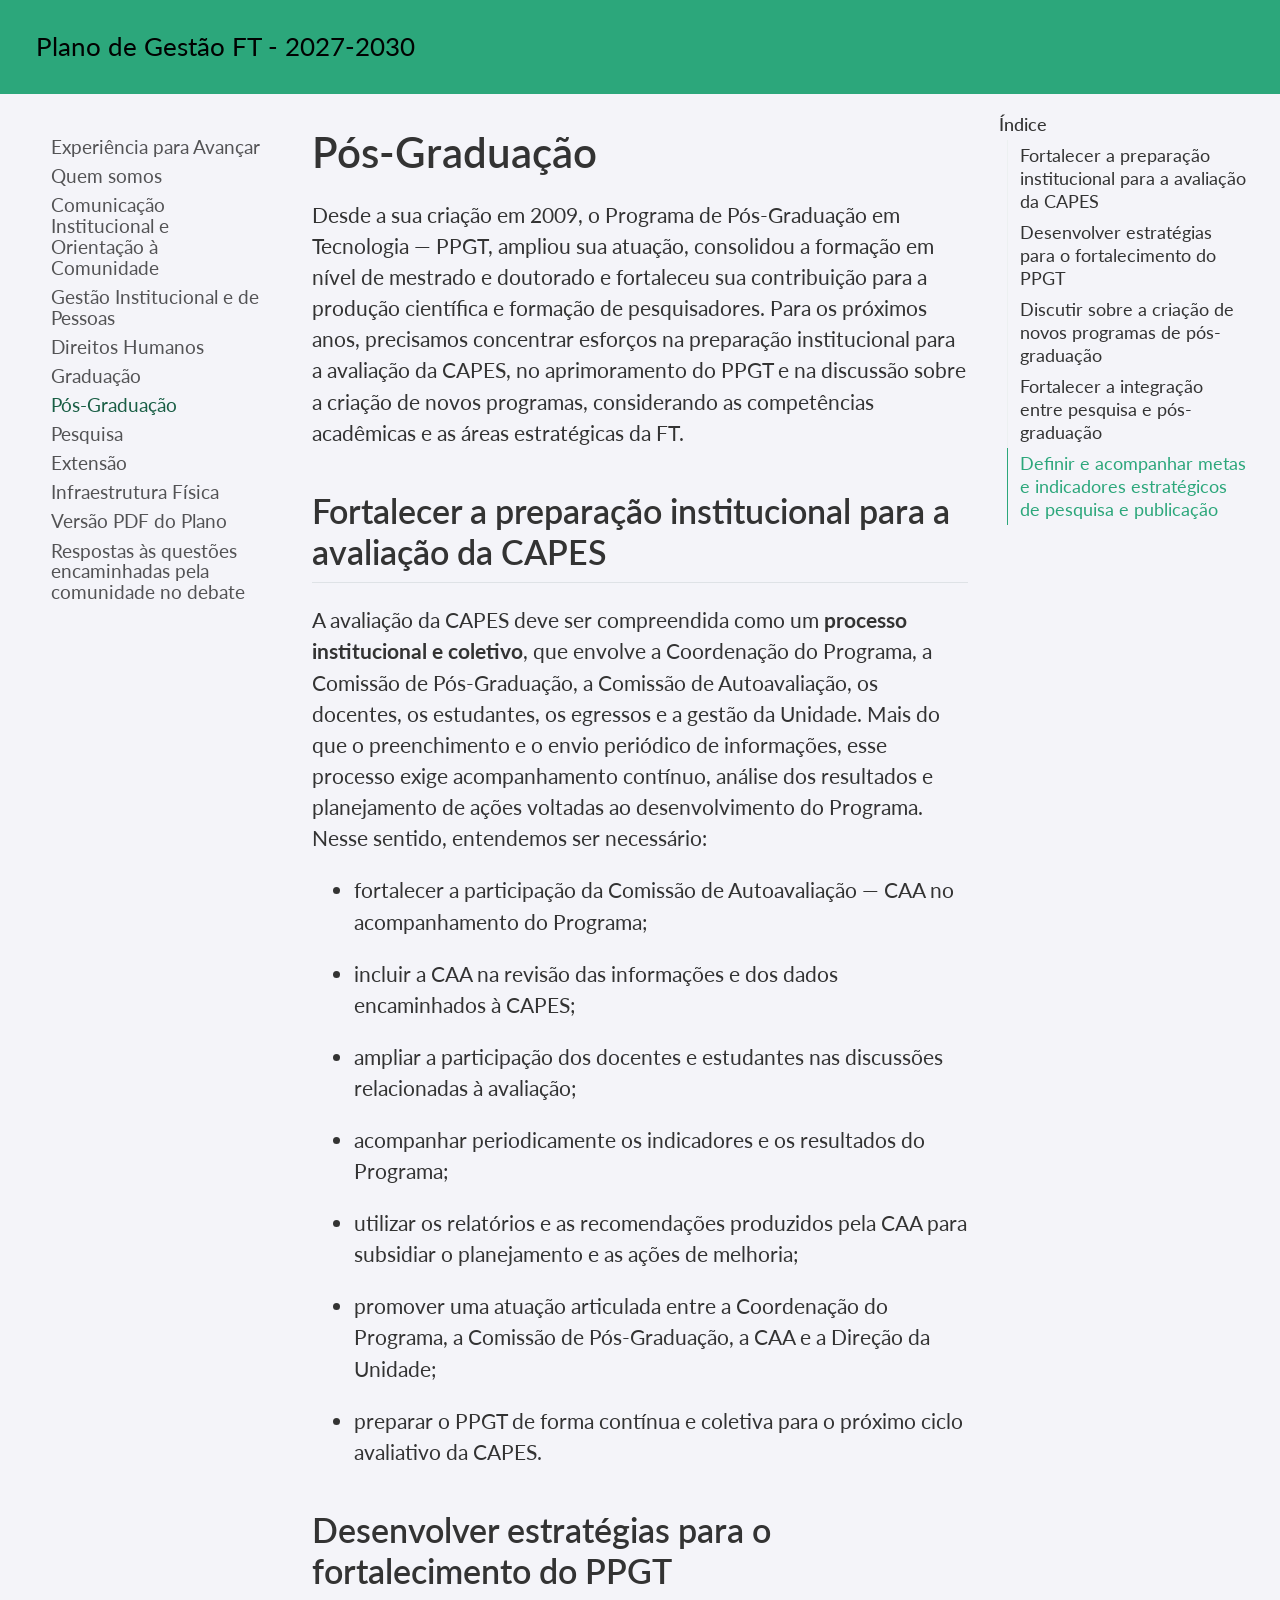
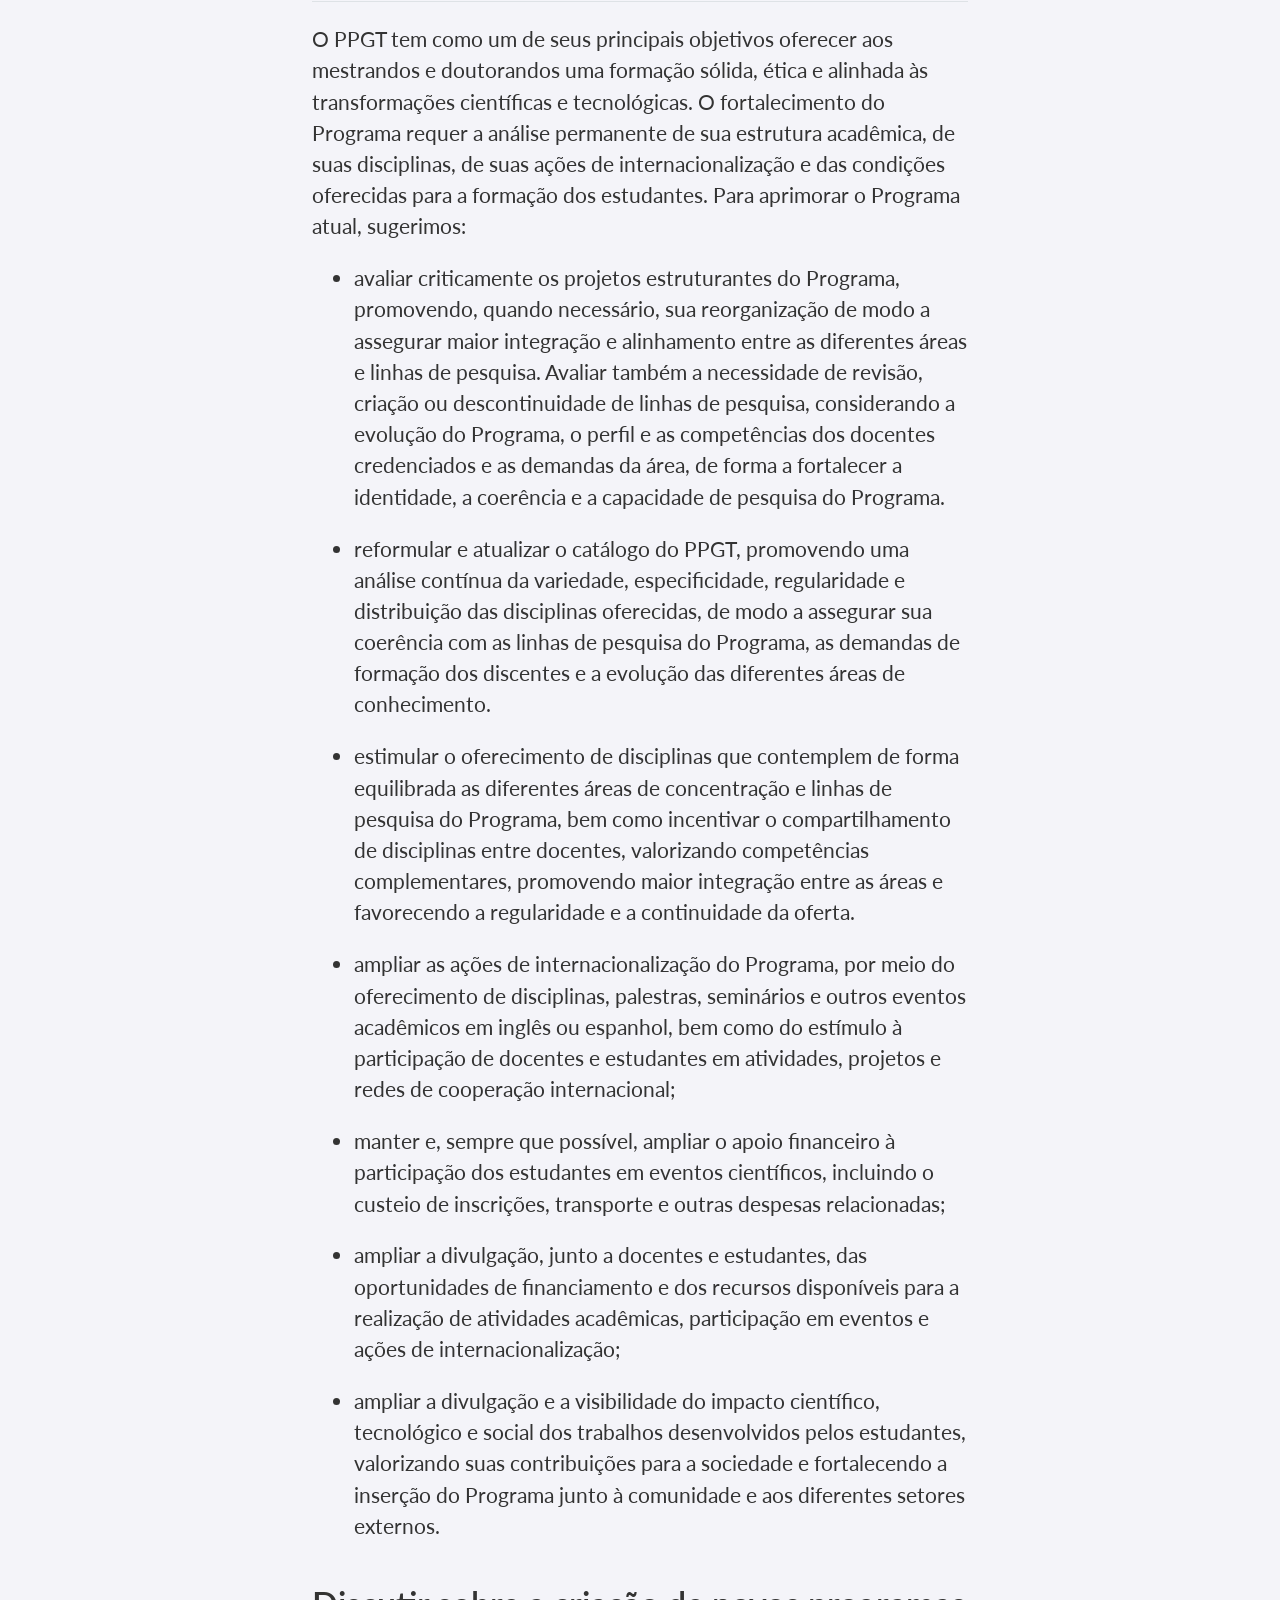
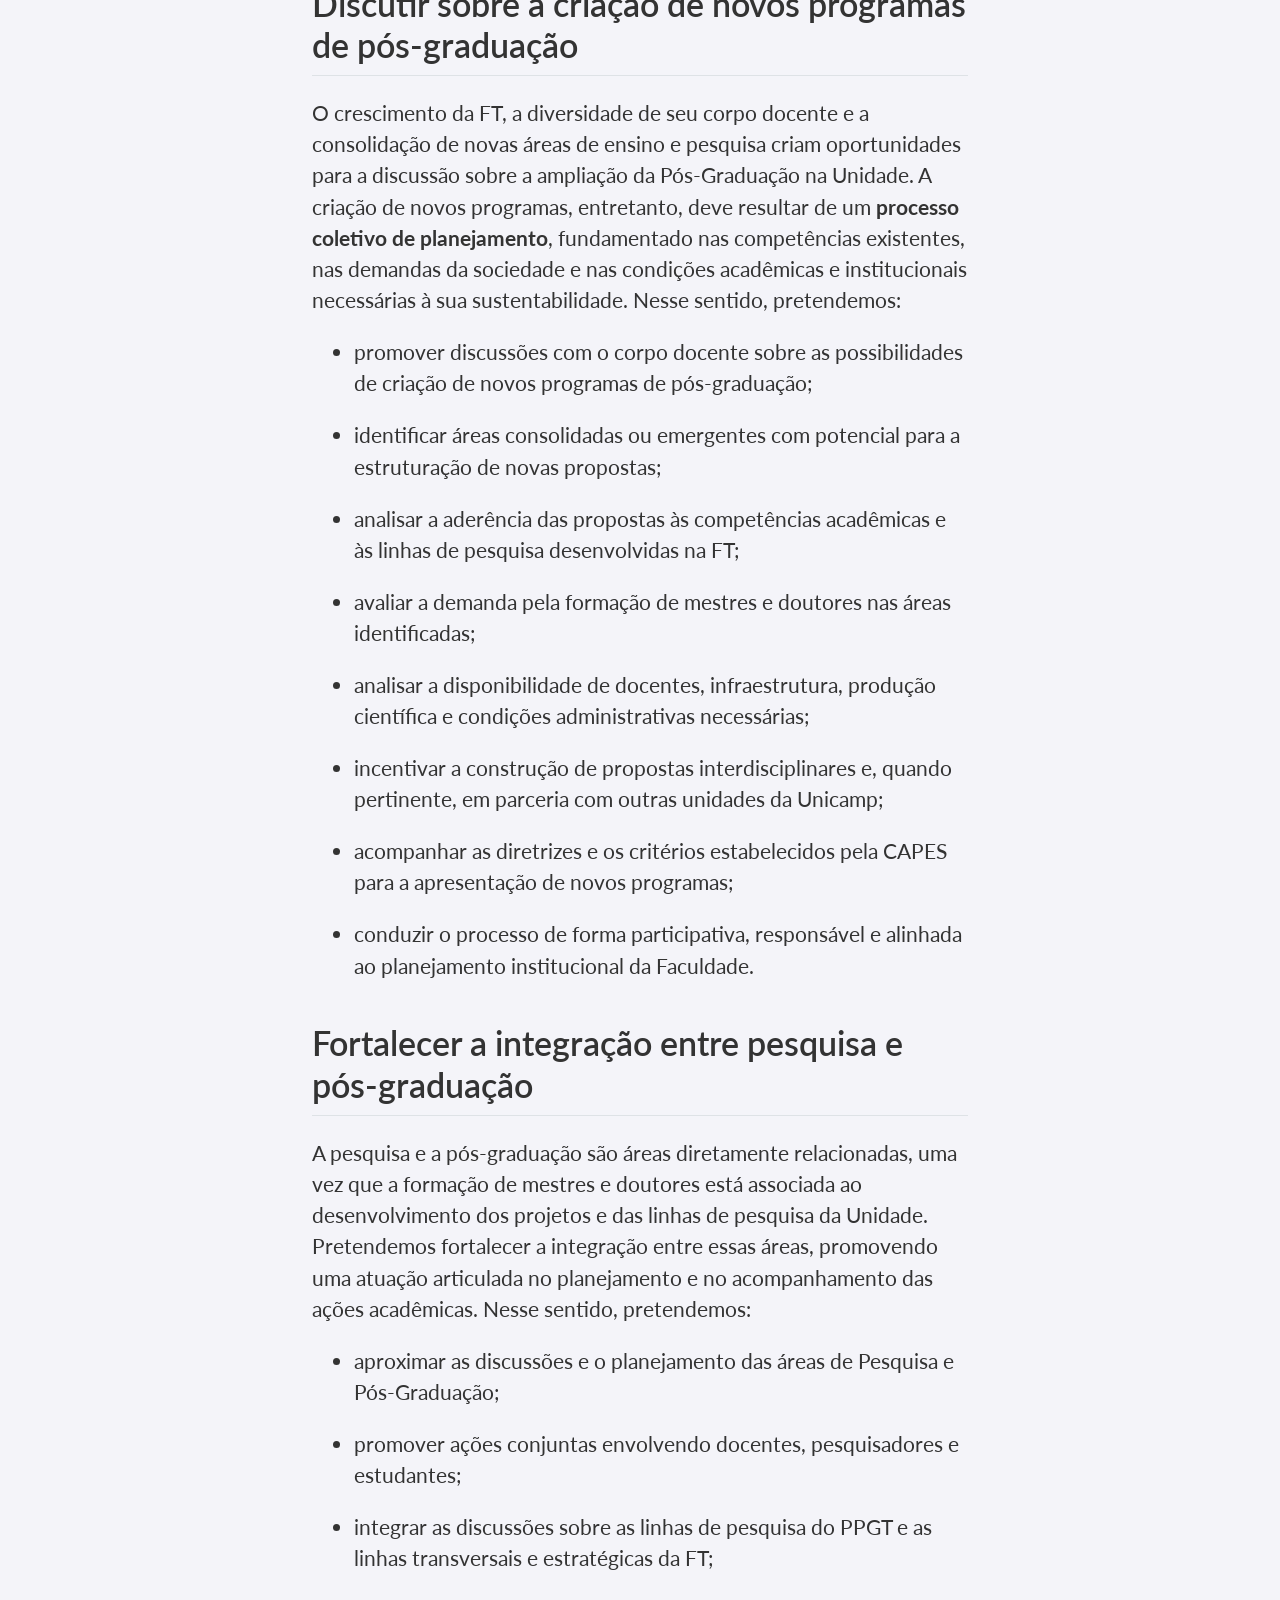
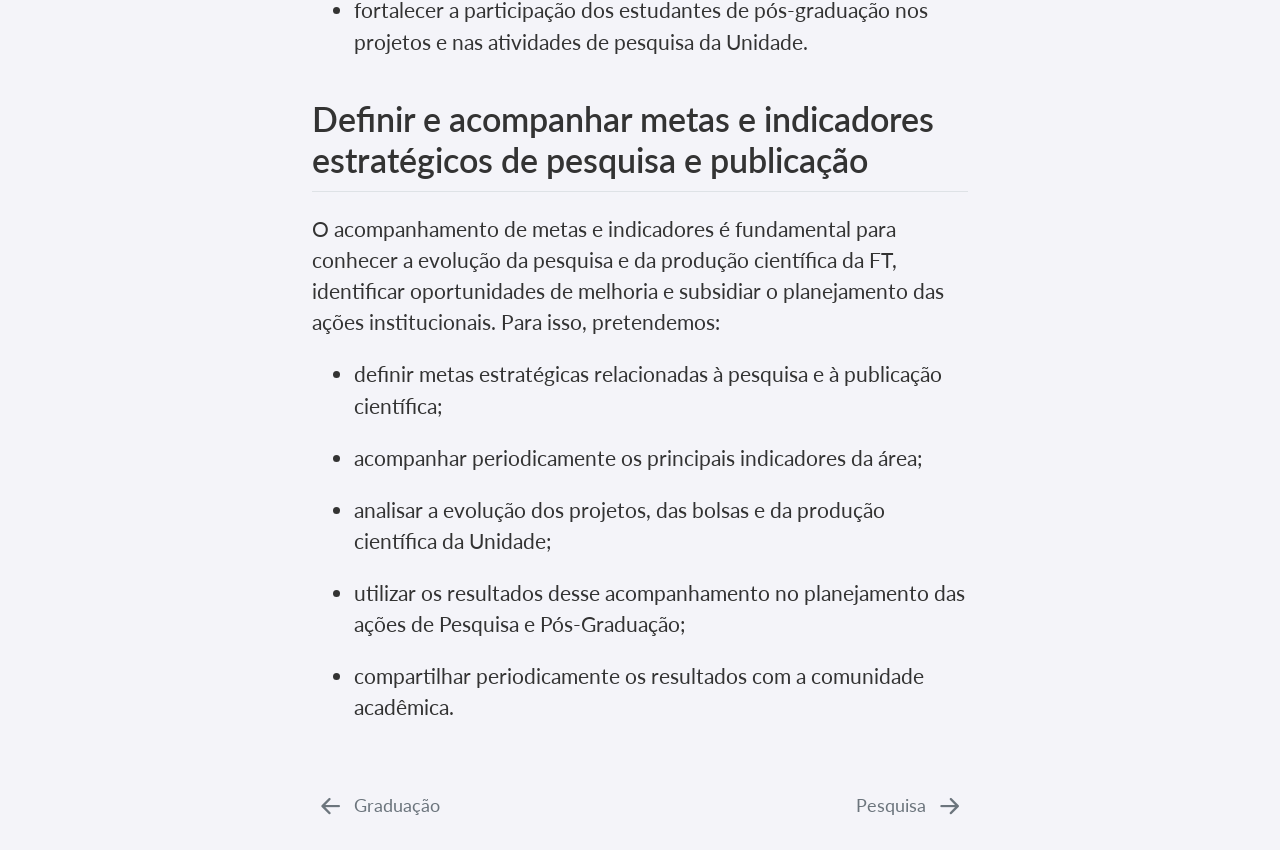
<file: docs/pos-graduacao.html>
<!DOCTYPE html>
<html xmlns="http://www.w3.org/1999/xhtml" lang="pt" xml:lang="pt"><head>

<meta charset="utf-8">
<meta name="generator" content="quarto-1.10.18">

<meta name="viewport" content="width=device-width, initial-scale=1.0, user-scalable=yes">


<title>Pós-Graduação – Plano de Gestão FT - 2027-2030</title>
<style>
/* Default styles provided by pandoc.
** See https://pandoc.org/MANUAL.html#variables-for-html for config info.
*/
span.smallcaps{font-variant: small-caps;}
div.columns{display: flex; gap: 1.5em;}
div.column{flex: auto;}
@media screen {
div.columns{gap: min(4vw, 1.5em);}
div.column{overflow-x: auto;}
}
div.hanging-indent{margin-left: 1.5em; text-indent: -1.5em;}
ul.task-list{list-style: none;}
ul.task-list li input[type="checkbox"] {
  width: 0.8em;
  margin: 0 0.8em 0.2em -1em; /* quarto-specific, see https://github.com/quarto-dev/quarto-cli/issues/4556 */ 
  vertical-align: middle;
}
</style>


<script src="site_libs/quarto-nav/quarto-nav.js"></script>
<script src="site_libs/quarto-nav/headroom.min.js"></script>
<script src="site_libs/clipboard/clipboard.min.js"></script>
<script src="site_libs/quarto-search/autocomplete.umd.js"></script>
<script src="site_libs/quarto-search/fuse.min.js"></script>
<script src="site_libs/quarto-search/quarto-search.js"></script>
<meta name="quarto:offset" content="./">
<link href="./pesquisa.html" rel="next">
<link href="./graduacao.html" rel="prev">
<script src="site_libs/quarto-html/quarto.js" type="module"></script>
<script src="site_libs/quarto-html/tabsets/tabsets.js" type="module"></script>
<script src="site_libs/quarto-html/popper.min.js"></script>
<script src="site_libs/quarto-html/tippy.umd.min.js"></script>
<script src="site_libs/quarto-html/anchor.min.js"></script>
<link href="site_libs/quarto-html/tippy.css" rel="stylesheet">
<link href="site_libs/quarto-html/quarto-syntax-highlighting-64a204ab8560d761af7679ceaba22944.css" rel="stylesheet" id="quarto-text-highlighting-styles">
<script src="site_libs/bootstrap/bootstrap.min.js"></script>
<link href="site_libs/bootstrap/bootstrap-icons.css" rel="stylesheet">
<link href="site_libs/bootstrap/bootstrap-000528a02bdd10b214853d05560731a4.min.css" rel="stylesheet" append-hash="true" id="quarto-bootstrap" data-mode="light">
<script id="quarto-search-options" type="application/json">{
  "location": "navbar",
  "copy-button": false,
  "collapse-after": 3,
  "panel-placement": "end",
  "type": "overlay",
  "limit": 50,
  "keyboard-shortcut": [
    "f",
    "/",
    "s"
  ],
  "show-item-context": false,
  "language": {
    "search-no-results-text": "Nenhum resultado",
    "search-matching-documents-text": "documentos correspondentes",
    "search-copy-link-title": "Copiar link para a busca",
    "search-hide-matches-text": "Esconder correspondências adicionais",
    "search-more-match-text": "mais correspondência neste documento",
    "search-more-matches-text": "mais correspondências neste documento",
    "search-clear-button-title": "Limpar",
    "search-text-placeholder": "",
    "search-detached-cancel-button-title": "Cancelar",
    "search-submit-button-title": "Enviar",
    "search-label": "Procurar"
  }
}</script>


<link rel="stylesheet" href="styles.css">
</head>

<body class="nav-sidebar floating nav-fixed quarto-light">

<div id="quarto-search-results"></div>
  <header id="quarto-header" class="headroom fixed-top">
    <nav class="navbar navbar-expand-lg " data-bs-theme="dark">
      <div class="navbar-container container-fluid">
      <div class="navbar-brand-container mx-auto">
    <a class="navbar-brand" href="./index.html">
    <span class="navbar-title">Plano de Gestão FT - 2027-2030</span>
    </a>
  </div>
        <div class="quarto-navbar-tools tools-end">
</div>
      </div> <!-- /container-fluid -->
    </nav>
  <nav class="quarto-secondary-nav">
    <div class="container-fluid d-flex">
      <button type="button" class="quarto-btn-toggle btn" data-bs-toggle="collapse" role="button" data-bs-target=".quarto-sidebar-collapse-item" aria-controls="quarto-sidebar" aria-expanded="false" aria-label="Alternar barra lateral" onclick="if (window.quartoToggleHeadroom) { window.quartoToggleHeadroom(); }">
        <i class="bi bi-layout-text-sidebar-reverse"></i>
      </button>
        <nav class="quarto-page-breadcrumbs" aria-label="breadcrumb"><ol class="breadcrumb"><li class="breadcrumb-item"><a href="./pos-graduacao.html"><span class="chapter-title">Pós-Graduação</span></a></li></ol></nav>
        <a class="flex-grow-1" role="navigation" data-bs-toggle="collapse" data-bs-target=".quarto-sidebar-collapse-item" aria-controls="quarto-sidebar" aria-expanded="false" aria-label="Alternar barra lateral" onclick="if (window.quartoToggleHeadroom) { window.quartoToggleHeadroom(); }">      
        </a>
    </div>
  </nav>
</header>
<!-- content -->
<div id="quarto-content" class="quarto-container page-columns page-rows-contents page-layout-full page-navbar">
<!-- sidebar -->
  <nav id="quarto-sidebar" class="sidebar collapse collapse-horizontal quarto-sidebar-collapse-item sidebar-navigation floating overflow-auto">
    <div class="sidebar-menu-container"> 
    <ul class="list-unstyled mt-1">
        <li class="sidebar-item">
  <div class="sidebar-item-container"> 
  <a href="./index.html" class="sidebar-item-text sidebar-link"><span class="chapter-title">Experiência para Avançar</span></a>
  </div>
</li>
        <li class="sidebar-item">
  <div class="sidebar-item-container"> 
  <a href="./quem-somos.html" class="sidebar-item-text sidebar-link"><span class="chapter-title">Quem somos</span></a>
  </div>
</li>
        <li class="sidebar-item">
  <div class="sidebar-item-container"> 
  <a href="./comunicacao.html" class="sidebar-item-text sidebar-link"><span class="chapter-title">Comunicação Institucional e Orientação à Comunidade</span></a>
  </div>
</li>
        <li class="sidebar-item">
  <div class="sidebar-item-container"> 
  <a href="./gestao.html" class="sidebar-item-text sidebar-link"><span class="chapter-title">Gestão Institucional e de Pessoas</span></a>
  </div>
</li>
        <li class="sidebar-item">
  <div class="sidebar-item-container"> 
  <a href="./direitos-humanos.html" class="sidebar-item-text sidebar-link"><span class="chapter-title">Direitos Humanos</span></a>
  </div>
</li>
        <li class="sidebar-item">
  <div class="sidebar-item-container"> 
  <a href="./graduacao.html" class="sidebar-item-text sidebar-link"><span class="chapter-title">Graduação</span></a>
  </div>
</li>
        <li class="sidebar-item">
  <div class="sidebar-item-container"> 
  <a href="./pos-graduacao.html" class="sidebar-item-text sidebar-link active"><span class="chapter-title">Pós-Graduação</span></a>
  </div>
</li>
        <li class="sidebar-item">
  <div class="sidebar-item-container"> 
  <a href="./pesquisa.html" class="sidebar-item-text sidebar-link"><span class="chapter-title">Pesquisa</span></a>
  </div>
</li>
        <li class="sidebar-item">
  <div class="sidebar-item-container"> 
  <a href="./extensao.html" class="sidebar-item-text sidebar-link"><span class="chapter-title">Extensão</span></a>
  </div>
</li>
        <li class="sidebar-item">
  <div class="sidebar-item-container"> 
  <a href="./infra.html" class="sidebar-item-text sidebar-link"><span class="chapter-title">Infraestrutura Física</span></a>
  </div>
</li>
        <li class="sidebar-item">
  <div class="sidebar-item-container"> 
  <a href="./pdf.html" class="sidebar-item-text sidebar-link"><span class="chapter-title">Versão PDF do Plano</span></a>
  </div>
</li>
        <li class="sidebar-item">
  <div class="sidebar-item-container"> 
  <a href="./respostas-debate.html" class="sidebar-item-text sidebar-link"><span class="chapter-title">Respostas às questões encaminhadas pela comunidade no debate</span></a>
  </div>
</li>
    </ul>
    </div>
</nav>
<div id="quarto-sidebar-glass" class="quarto-sidebar-collapse-item" data-bs-toggle="collapse" data-bs-target=".quarto-sidebar-collapse-item"></div>
<!-- margin-sidebar -->
    <div id="quarto-margin-sidebar" class="sidebar margin-sidebar">
        <nav id="TOC" role="doc-toc" class="toc-active">
    <h2 id="toc-title">Índice</h2>
   
  <ul>
  <li><a href="#fortalecer-a-preparação-institucional-para-a-avaliação-da-capes" id="toc-fortalecer-a-preparação-institucional-para-a-avaliação-da-capes" class="nav-link active" data-scroll-target="#fortalecer-a-preparação-institucional-para-a-avaliação-da-capes">Fortalecer a preparação institucional para a avaliação da CAPES</a></li>
  <li><a href="#desenvolver-estratégias-para-o-fortalecimento-do-ppgt" id="toc-desenvolver-estratégias-para-o-fortalecimento-do-ppgt" class="nav-link" data-scroll-target="#desenvolver-estratégias-para-o-fortalecimento-do-ppgt">Desenvolver estratégias para o fortalecimento do PPGT</a></li>
  <li><a href="#discutir-sobre-a-criação-de-novos-programas-de-pós-graduação" id="toc-discutir-sobre-a-criação-de-novos-programas-de-pós-graduação" class="nav-link" data-scroll-target="#discutir-sobre-a-criação-de-novos-programas-de-pós-graduação">Discutir sobre a criação de novos programas de pós-graduação</a></li>
  <li><a href="#fortalecer-a-integração-entre-pesquisa-e-pós-graduação" id="toc-fortalecer-a-integração-entre-pesquisa-e-pós-graduação" class="nav-link" data-scroll-target="#fortalecer-a-integração-entre-pesquisa-e-pós-graduação">Fortalecer a integração entre pesquisa e pós-graduação</a></li>
  <li><a href="#definir-e-acompanhar-metas-e-indicadores-estratégicos-de-pesquisa-e-publicação" id="toc-definir-e-acompanhar-metas-e-indicadores-estratégicos-de-pesquisa-e-publicação" class="nav-link" data-scroll-target="#definir-e-acompanhar-metas-e-indicadores-estratégicos-de-pesquisa-e-publicação">Definir e acompanhar metas e indicadores estratégicos de pesquisa e publicação</a></li>
  </ul>
</nav>
    </div>
<!-- main -->
<main class="content column-body" id="quarto-document-content">

<header id="title-block-header" class="quarto-title-block default">
<div class="quarto-title">
<h1 class="title"><span class="chapter-title">Pós-Graduação</span></h1>
</div>



<div class="quarto-title-meta column-body">

    
  
    
  </div>
  


</header>


<p>Desde a sua criação em 2009, o Programa de Pós-Graduação em Tecnologia — PPGT, ampliou sua atuação, consolidou a formação em nível de mestrado e doutorado e fortaleceu sua contribuição para a produção científica e formação de pesquisadores. Para os próximos anos, precisamos concentrar esforços na preparação institucional para a avaliação da CAPES, no aprimoramento do PPGT e na discussão sobre a criação de novos programas, considerando as competências acadêmicas e as áreas estratégicas da FT.</p>
<section id="fortalecer-a-preparação-institucional-para-a-avaliação-da-capes" class="level2">
<h2 class="anchored" data-anchor-id="fortalecer-a-preparação-institucional-para-a-avaliação-da-capes">Fortalecer a preparação institucional para a avaliação da CAPES</h2>
<p>A avaliação da CAPES deve ser compreendida como um <strong>processo institucional e coletivo</strong>, que envolve a Coordenação do Programa, a Comissão de Pós-Graduação, a Comissão de Autoavaliação, os docentes, os estudantes, os egressos e a gestão da Unidade. Mais do que o preenchimento e o envio periódico de informações, esse processo exige acompanhamento contínuo, análise dos resultados e planejamento de ações voltadas ao desenvolvimento do Programa. Nesse sentido, entendemos ser necessário:</p>
<ul>
<li><p>fortalecer a participação da Comissão de Autoavaliação — CAA no acompanhamento do Programa;</p></li>
<li><p>incluir a CAA na revisão das informações e dos dados encaminhados à CAPES;</p></li>
<li><p>ampliar a participação dos docentes e estudantes nas discussões relacionadas à avaliação;</p></li>
<li><p>acompanhar periodicamente os indicadores e os resultados do Programa;</p></li>
<li><p>utilizar os relatórios e as recomendações produzidos pela CAA para subsidiar o planejamento e as ações de melhoria;</p></li>
<li><p>promover uma atuação articulada entre a Coordenação do Programa, a Comissão de Pós-Graduação, a CAA e a Direção da Unidade;</p></li>
<li><p>preparar o PPGT de forma contínua e coletiva para o próximo ciclo avaliativo da CAPES.</p></li>
</ul>
</section>
<section id="desenvolver-estratégias-para-o-fortalecimento-do-ppgt" class="level2">
<h2 class="anchored" data-anchor-id="desenvolver-estratégias-para-o-fortalecimento-do-ppgt">Desenvolver estratégias para o fortalecimento do PPGT</h2>
<p>O PPGT tem como um de seus principais objetivos oferecer aos mestrandos e doutorandos uma formação sólida, ética e alinhada às transformações científicas e tecnológicas. O fortalecimento do Programa requer a análise permanente de sua estrutura acadêmica, de suas disciplinas, de suas ações de internacionalização e das condições oferecidas para a formação dos estudantes. Para aprimorar o Programa atual, sugerimos:</p>
<ul>
<li><p>avaliar criticamente os projetos estruturantes do Programa, promovendo, quando necessário, sua reorganização de modo a assegurar maior integração e alinhamento entre as diferentes áreas e linhas de pesquisa. Avaliar também a necessidade de revisão, criação ou descontinuidade de linhas de pesquisa, considerando a evolução do Programa, o perfil e as competências dos docentes credenciados e as demandas da área, de forma a fortalecer a identidade, a coerência e a capacidade de pesquisa do Programa.</p></li>
<li><p>reformular e atualizar o catálogo do PPGT, promovendo uma análise contínua da variedade, especificidade, regularidade e distribuição das disciplinas oferecidas, de modo a assegurar sua coerência com as linhas de pesquisa do Programa, as demandas de formação dos discentes e a evolução das diferentes áreas de conhecimento.</p></li>
<li><p>estimular o oferecimento de disciplinas que contemplem de forma equilibrada as diferentes áreas de concentração e linhas de pesquisa do Programa, bem como incentivar o compartilhamento de disciplinas entre docentes, valorizando competências complementares, promovendo maior integração entre as áreas e favorecendo a regularidade e a continuidade da oferta.</p></li>
<li><p>ampliar as ações de internacionalização do Programa, por meio do oferecimento de disciplinas, palestras, seminários e outros eventos acadêmicos em inglês ou espanhol, bem como do estímulo à participação de docentes e estudantes em atividades, projetos e redes de cooperação internacional;</p></li>
<li><p>manter e, sempre que possível, ampliar o apoio financeiro à participação dos estudantes em eventos científicos, incluindo o custeio de inscrições, transporte e outras despesas relacionadas;</p></li>
<li><p>ampliar a divulgação, junto a docentes e estudantes, das oportunidades de financiamento e dos recursos disponíveis para a realização de atividades acadêmicas, participação em eventos e ações de internacionalização;</p></li>
<li><p>ampliar a divulgação e a visibilidade do impacto científico, tecnológico e social dos trabalhos desenvolvidos pelos estudantes, valorizando suas contribuições para a sociedade e fortalecendo a inserção do Programa junto à comunidade e aos diferentes setores externos.</p></li>
</ul>
</section>
<section id="discutir-sobre-a-criação-de-novos-programas-de-pós-graduação" class="level2">
<h2 class="anchored" data-anchor-id="discutir-sobre-a-criação-de-novos-programas-de-pós-graduação">Discutir sobre a criação de novos programas de pós-graduação</h2>
<p>O crescimento da FT, a diversidade de seu corpo docente e a consolidação de novas áreas de ensino e pesquisa criam oportunidades para a discussão sobre a ampliação da Pós-Graduação na Unidade. A criação de novos programas, entretanto, deve resultar de um <strong>processo coletivo de planejamento</strong>, fundamentado nas competências existentes, nas demandas da sociedade e nas condições acadêmicas e institucionais necessárias à sua sustentabilidade. Nesse sentido, pretendemos:</p>
<ul>
<li><p>promover discussões com o corpo docente sobre as possibilidades de criação de novos programas de pós-graduação;</p></li>
<li><p>identificar áreas consolidadas ou emergentes com potencial para a estruturação de novas propostas;</p></li>
<li><p>analisar a aderência das propostas às competências acadêmicas e às linhas de pesquisa desenvolvidas na FT;</p></li>
<li><p>avaliar a demanda pela formação de mestres e doutores nas áreas identificadas;</p></li>
<li><p>analisar a disponibilidade de docentes, infraestrutura, produção científica e condições administrativas necessárias;</p></li>
<li><p>incentivar a construção de propostas interdisciplinares e, quando pertinente, em parceria com outras unidades da Unicamp;</p></li>
<li><p>acompanhar as diretrizes e os critérios estabelecidos pela CAPES para a apresentação de novos programas;</p></li>
<li><p>conduzir o processo de forma participativa, responsável e alinhada ao planejamento institucional da Faculdade.</p></li>
</ul>
</section>
<section id="fortalecer-a-integração-entre-pesquisa-e-pós-graduação" class="level2">
<h2 class="anchored" data-anchor-id="fortalecer-a-integração-entre-pesquisa-e-pós-graduação">Fortalecer a integração entre pesquisa e pós-graduação</h2>
<p>A pesquisa e a pós-graduação são áreas diretamente relacionadas, uma vez que a formação de mestres e doutores está associada ao desenvolvimento dos projetos e das linhas de pesquisa da Unidade. Pretendemos fortalecer a integração entre essas áreas, promovendo uma atuação articulada no planejamento e no acompanhamento das ações acadêmicas. Nesse sentido, pretendemos:</p>
<ul>
<li><p>aproximar as discussões e o planejamento das áreas de Pesquisa e Pós-Graduação;</p></li>
<li><p>promover ações conjuntas envolvendo docentes, pesquisadores e estudantes;</p></li>
<li><p>integrar as discussões sobre as linhas de pesquisa do PPGT e as linhas transversais e estratégicas da FT;</p></li>
<li><p>fortalecer a participação dos estudantes de pós-graduação nos projetos e nas atividades de pesquisa da Unidade.</p></li>
</ul>
</section>
<section id="definir-e-acompanhar-metas-e-indicadores-estratégicos-de-pesquisa-e-publicação" class="level2">
<h2 class="anchored" data-anchor-id="definir-e-acompanhar-metas-e-indicadores-estratégicos-de-pesquisa-e-publicação">Definir e acompanhar metas e indicadores estratégicos de pesquisa e publicação</h2>
<p>O acompanhamento de metas e indicadores é fundamental para conhecer a evolução da pesquisa e da produção científica da FT, identificar oportunidades de melhoria e subsidiar o planejamento das ações institucionais. Para isso, pretendemos:</p>
<ul>
<li><p>definir metas estratégicas relacionadas à pesquisa e à publicação científica;</p></li>
<li><p>acompanhar periodicamente os principais indicadores da área;</p></li>
<li><p>analisar a evolução dos projetos, das bolsas e da produção científica da Unidade;</p></li>
<li><p>utilizar os resultados desse acompanhamento no planejamento das ações de Pesquisa e Pós-Graduação;</p></li>
<li><p>compartilhar periodicamente os resultados com a comunidade acadêmica.</p></li>
</ul>


</section>

</main> <!-- /main -->
<script id="quarto-html-after-body" type="application/javascript">
  window.document.addEventListener("DOMContentLoaded", function (event) {
    const icon = "";
    const anchorJS = new window.AnchorJS();
    anchorJS.options = {
      placement: 'right',
      icon: icon
    };
    anchorJS.add('.anchored');
    const isCodeAnnotation = (el) => {
      for (const clz of el.classList) {
        if (clz.startsWith('code-annotation-')) {                     
          return true;
        }
      }
      return false;
    }
    const onCopySuccess = function(e) {
      // button target
      const button = e.trigger;
      // don't keep focus
      button.blur();
      // flash "checked"
      button.classList.add('code-copy-button-checked');
      var currentTitle = button.getAttribute("title");
      button.setAttribute("title", "Copiada");
      let tooltip;
      if (window.bootstrap) {
        button.setAttribute("data-bs-toggle", "tooltip");
        button.setAttribute("data-bs-placement", "left");
        button.setAttribute("data-bs-title", "Copiada");
        tooltip = new bootstrap.Tooltip(button, 
          { trigger: "manual", 
            customClass: "code-copy-button-tooltip",
            offset: [0, -8]});
        tooltip.show();    
      }
      setTimeout(function() {
        if (tooltip) {
          tooltip.hide();
          button.removeAttribute("data-bs-title");
          button.removeAttribute("data-bs-toggle");
          button.removeAttribute("data-bs-placement");
        }
        button.setAttribute("title", currentTitle);
        button.classList.remove('code-copy-button-checked');
      }, 1000);
      // clear code selection
      e.clearSelection();
    }
    const getTextToCopy = function(trigger) {
      const outerScaffold = trigger.parentElement.cloneNode(true);
      const codeEl = outerScaffold.querySelector('code');
      for (const childEl of codeEl.children) {
        if (isCodeAnnotation(childEl)) {
          childEl.remove();
        }
      }
      return codeEl.innerText;
    }
    const clipboard = new window.ClipboardJS('.code-copy-button:not([data-in-quarto-modal])', {
      text: getTextToCopy
    });
    clipboard.on('success', onCopySuccess);
    if (window.document.getElementById('quarto-embedded-source-code-modal')) {
      const clipboardModal = new window.ClipboardJS('.code-copy-button[data-in-quarto-modal]', {
        text: getTextToCopy,
        container: window.document.getElementById('quarto-embedded-source-code-modal')
      });
      clipboardModal.on('success', onCopySuccess);
    }
      var localhostRegex = new RegExp(/^(?:http|https):\/\/localhost\:?[0-9]*\//);
      var mailtoRegex = new RegExp(/^mailto:/);
        var filterRegex = new RegExp('/' + window.location.host + '/');
      var isInternal = (href) => {
          return filterRegex.test(href) || localhostRegex.test(href) || mailtoRegex.test(href);
      }
      // Inspect non-navigation links and adorn them if external
     var links = window.document.querySelectorAll('a[href]:not(.nav-link):not(.navbar-brand):not(.toc-action):not(.sidebar-link):not(.sidebar-item-toggle):not(.pagination-link):not(.no-external):not([aria-hidden]):not(.dropdown-item):not(.quarto-navigation-tool):not(.about-link)');
      for (var i=0; i<links.length; i++) {
        const link = links[i];
        if (!isInternal(link.href)) {
          // undo the damage that might have been done by quarto-nav.js in the case of
          // links that we want to consider external
          if (link.dataset.originalHref !== undefined) {
            link.href = link.dataset.originalHref;
          }
        }
      }
    function tippyHover(el, contentFn, onTriggerFn, onUntriggerFn) {
      const config = {
        allowHTML: true,
        maxWidth: 500,
        delay: 100,
        arrow: false,
        appendTo: function(el) {
            return el.parentElement;
        },
        interactive: true,
        interactiveBorder: 10,
        theme: 'quarto',
        placement: 'bottom-start',
      };
      if (contentFn) {
        config.content = contentFn;
      }
      if (onTriggerFn) {
        config.onTrigger = onTriggerFn;
      }
      if (onUntriggerFn) {
        config.onUntrigger = onUntriggerFn;
      }
      window.tippy(el, config); 
    }
    const noterefs = window.document.querySelectorAll('a[role="doc-noteref"]');
    for (var i=0; i<noterefs.length; i++) {
      const ref = noterefs[i];
      tippyHover(ref, function() {
        // use id or data attribute instead here
        let href = ref.getAttribute('data-footnote-href') || ref.getAttribute('href');
        try { href = new URL(href).hash; } catch {}
        const id = href.replace(/^#\/?/, "");
        const note = window.document.getElementById(id);
        if (note) {
          return note.innerHTML;
        } else {
          return "";
        }
      });
    }
    const xrefs = window.document.querySelectorAll('a.quarto-xref');
    const processXRef = (id, note) => {
      // Strip column container classes
      const stripColumnClz = (el) => {
        el.classList.remove("page-full", "page-columns");
        if (el.children) {
          for (const child of el.children) {
            stripColumnClz(child);
          }
        }
      }
      stripColumnClz(note)
      if (id === null || id.startsWith('sec-')) {
        // Special case sections, only their first couple elements
        const container = document.createElement("div");
        if (note.children && note.children.length > 2) {
          container.appendChild(note.children[0].cloneNode(true));
          for (let i = 1; i < note.children.length; i++) {
            const child = note.children[i];
            if (child.tagName === "P" && child.innerText === "") {
              continue;
            } else {
              container.appendChild(child.cloneNode(true));
              break;
            }
          }
          if (window.Quarto?.typesetMath) {
            window.Quarto.typesetMath(container);
          }
          return container.innerHTML
        } else {
          if (window.Quarto?.typesetMath) {
            window.Quarto.typesetMath(note);
          }
          return note.innerHTML;
        }
      } else {
        // Remove any anchor links if they are present
        const anchorLink = note.querySelector('a.anchorjs-link');
        if (anchorLink) {
          anchorLink.remove();
        }
        if (window.Quarto?.typesetMath) {
          window.Quarto.typesetMath(note);
        }
        if (note.classList.contains("callout")) {
          return note.outerHTML;
        } else {
          return note.innerHTML;
        }
      }
    }
    for (var i=0; i<xrefs.length; i++) {
      const xref = xrefs[i];
      tippyHover(xref, undefined, function(instance) {
        instance.disable();
        let url = xref.getAttribute('href');
        let hash = undefined; 
        if (url.startsWith('#')) {
          hash = url;
        } else {
          try { hash = new URL(url).hash; } catch {}
        }
        if (hash) {
          const id = hash.replace(/^#\/?/, "");
          const note = window.document.getElementById(id);
          if (note !== null) {
            try {
              const html = processXRef(id, note.cloneNode(true));
              instance.setContent(html);
            } finally {
              instance.enable();
              instance.show();
            }
          } else {
            // See if we can fetch this
            fetch(url.split('#')[0])
            .then(res => res.text())
            .then(html => {
              const parser = new DOMParser();
              const htmlDoc = parser.parseFromString(html, "text/html");
              const note = htmlDoc.getElementById(id);
              if (note !== null) {
                const html = processXRef(id, note);
                instance.setContent(html);
              } 
            }).finally(() => {
              instance.enable();
              instance.show();
            });
          }
        } else {
          // See if we can fetch a full url (with no hash to target)
          // This is a special case and we should probably do some content thinning / targeting
          fetch(url)
          .then(res => res.text())
          .then(html => {
            const parser = new DOMParser();
            const htmlDoc = parser.parseFromString(html, "text/html");
            const note = htmlDoc.querySelector('main.content');
            if (note !== null) {
              // This should only happen for chapter cross references
              // (since there is no id in the URL)
              // remove the first header
              if (note.children.length > 0 && note.children[0].tagName === "HEADER") {
                note.children[0].remove();
              }
              const html = processXRef(null, note);
              instance.setContent(html);
            } 
          }).finally(() => {
            instance.enable();
            instance.show();
          });
        }
      }, function(instance) {
      });
    }
        let selectedAnnoteEl;
        const selectorForAnnotation = ( cell, annotation) => {
          let cellAttr = 'data-code-cell="' + cell + '"';
          let lineAttr = 'data-code-annotation="' +  annotation + '"';
          const selector = 'span[' + cellAttr + '][' + lineAttr + ']';
          return selector;
        }
        const selectCodeLines = (annoteEl) => {
          const doc = window.document;
          const targetCell = annoteEl.getAttribute("data-target-cell");
          const targetAnnotation = annoteEl.getAttribute("data-target-annotation");
          const annoteSpan = window.document.querySelector(selectorForAnnotation(targetCell, targetAnnotation));
          const lines = annoteSpan.getAttribute("data-code-lines").split(",");
          const lineIds = lines.map((line) => {
            return targetCell + "-" + line;
          })
          let top = null;
          let height = null;
          let parent = null;
          if (lineIds.length > 0) {
              //compute the position of the single el (top and bottom and make a div)
              const el = window.document.getElementById(lineIds[0]);
              top = el.offsetTop;
              height = el.offsetHeight;
              parent = el.parentElement.parentElement;
            if (lineIds.length > 1) {
              const lastEl = window.document.getElementById(lineIds[lineIds.length - 1]);
              const bottom = lastEl.offsetTop + lastEl.offsetHeight;
              height = bottom - top;
            }
            if (top !== null && height !== null && parent !== null) {
              // cook up a div (if necessary) and position it 
              let div = window.document.getElementById("code-annotation-line-highlight");
              if (div === null) {
                div = window.document.createElement("div");
                div.setAttribute("id", "code-annotation-line-highlight");
                div.style.position = 'absolute';
                parent.appendChild(div);
              }
              div.style.top = top - 2 + "px";
              div.style.height = height + 4 + "px";
              div.style.left = 0;
              let gutterDiv = window.document.getElementById("code-annotation-line-highlight-gutter");
              if (gutterDiv === null) {
                gutterDiv = window.document.createElement("div");
                gutterDiv.setAttribute("id", "code-annotation-line-highlight-gutter");
                gutterDiv.style.position = 'absolute';
                const codeCell = window.document.getElementById(targetCell);
                const gutter = codeCell.querySelector('.code-annotation-gutter');
                gutter.appendChild(gutterDiv);
              }
              gutterDiv.style.top = top - 2 + "px";
              gutterDiv.style.height = height + 4 + "px";
            }
            selectedAnnoteEl = annoteEl;
          }
        };
        const unselectCodeLines = () => {
          const elementsIds = ["code-annotation-line-highlight", "code-annotation-line-highlight-gutter"];
          elementsIds.forEach((elId) => {
            const div = window.document.getElementById(elId);
            if (div) {
              div.remove();
            }
          });
          selectedAnnoteEl = undefined;
        };
          // Handle positioning of the toggle
      window.addEventListener(
        "resize",
        throttle(() => {
          elRect = undefined;
          if (selectedAnnoteEl) {
            selectCodeLines(selectedAnnoteEl);
          }
        }, 10)
      );
      function throttle(fn, ms) {
      let throttle = false;
      let timer;
        return (...args) => {
          if(!throttle) { // first call gets through
              fn.apply(this, args);
              throttle = true;
          } else { // all the others get throttled
              if(timer) clearTimeout(timer); // cancel #2
              timer = setTimeout(() => {
                fn.apply(this, args);
                timer = throttle = false;
              }, ms);
          }
        };
      }
        // Attach click handler to the DT
        const annoteDls = window.document.querySelectorAll('dt[data-target-cell]');
        for (const annoteDlNode of annoteDls) {
          annoteDlNode.addEventListener('click', (event) => {
            const clickedEl = event.target;
            if (clickedEl !== selectedAnnoteEl) {
              unselectCodeLines();
              const activeEl = window.document.querySelector('dt[data-target-cell].code-annotation-active');
              if (activeEl) {
                activeEl.classList.remove('code-annotation-active');
              }
              selectCodeLines(clickedEl);
              clickedEl.classList.add('code-annotation-active');
            } else {
              // Unselect the line
              unselectCodeLines();
              clickedEl.classList.remove('code-annotation-active');
            }
          });
        }
    const findCites = (el) => {
      const parentEl = el.parentElement;
      if (parentEl) {
        const cites = parentEl.dataset.cites;
        if (cites) {
          return {
            el,
            cites: cites.split(' ')
          };
        } else {
          return findCites(el.parentElement)
        }
      } else {
        return undefined;
      }
    };
    var bibliorefs = window.document.querySelectorAll('a[role="doc-biblioref"]');
    for (var i=0; i<bibliorefs.length; i++) {
      const ref = bibliorefs[i];
      const citeInfo = findCites(ref);
      if (citeInfo) {
        tippyHover(citeInfo.el, function() {
          var popup = window.document.createElement('div');
          citeInfo.cites.forEach(function(cite) {
            var citeDiv = window.document.createElement('div');
            citeDiv.classList.add('hanging-indent');
            citeDiv.classList.add('csl-entry');
            var biblioDiv = window.document.getElementById('ref-' + cite);
            if (biblioDiv) {
              citeDiv.innerHTML = biblioDiv.innerHTML;
            }
            popup.appendChild(citeDiv);
          });
          return popup.innerHTML;
        });
      }
    }
  });
  </script>
<nav class="page-navigation column-body">
  <div class="nav-page nav-page-previous">
      <a href="./graduacao.html" class="pagination-link" aria-label="Graduação">
        <i class="bi bi-arrow-left-short"></i> <span class="nav-page-text"><span class="chapter-title">Graduação</span></span>
      </a>          
  </div>
  <div class="nav-page nav-page-next">
      <a href="./pesquisa.html" class="pagination-link" aria-label="Pesquisa">
        <span class="nav-page-text"><span class="chapter-title">Pesquisa</span></span> <i class="bi bi-arrow-right-short"></i>
      </a>
  </div>
</nav>
</div> <!-- /content -->




</body></html>
</file>
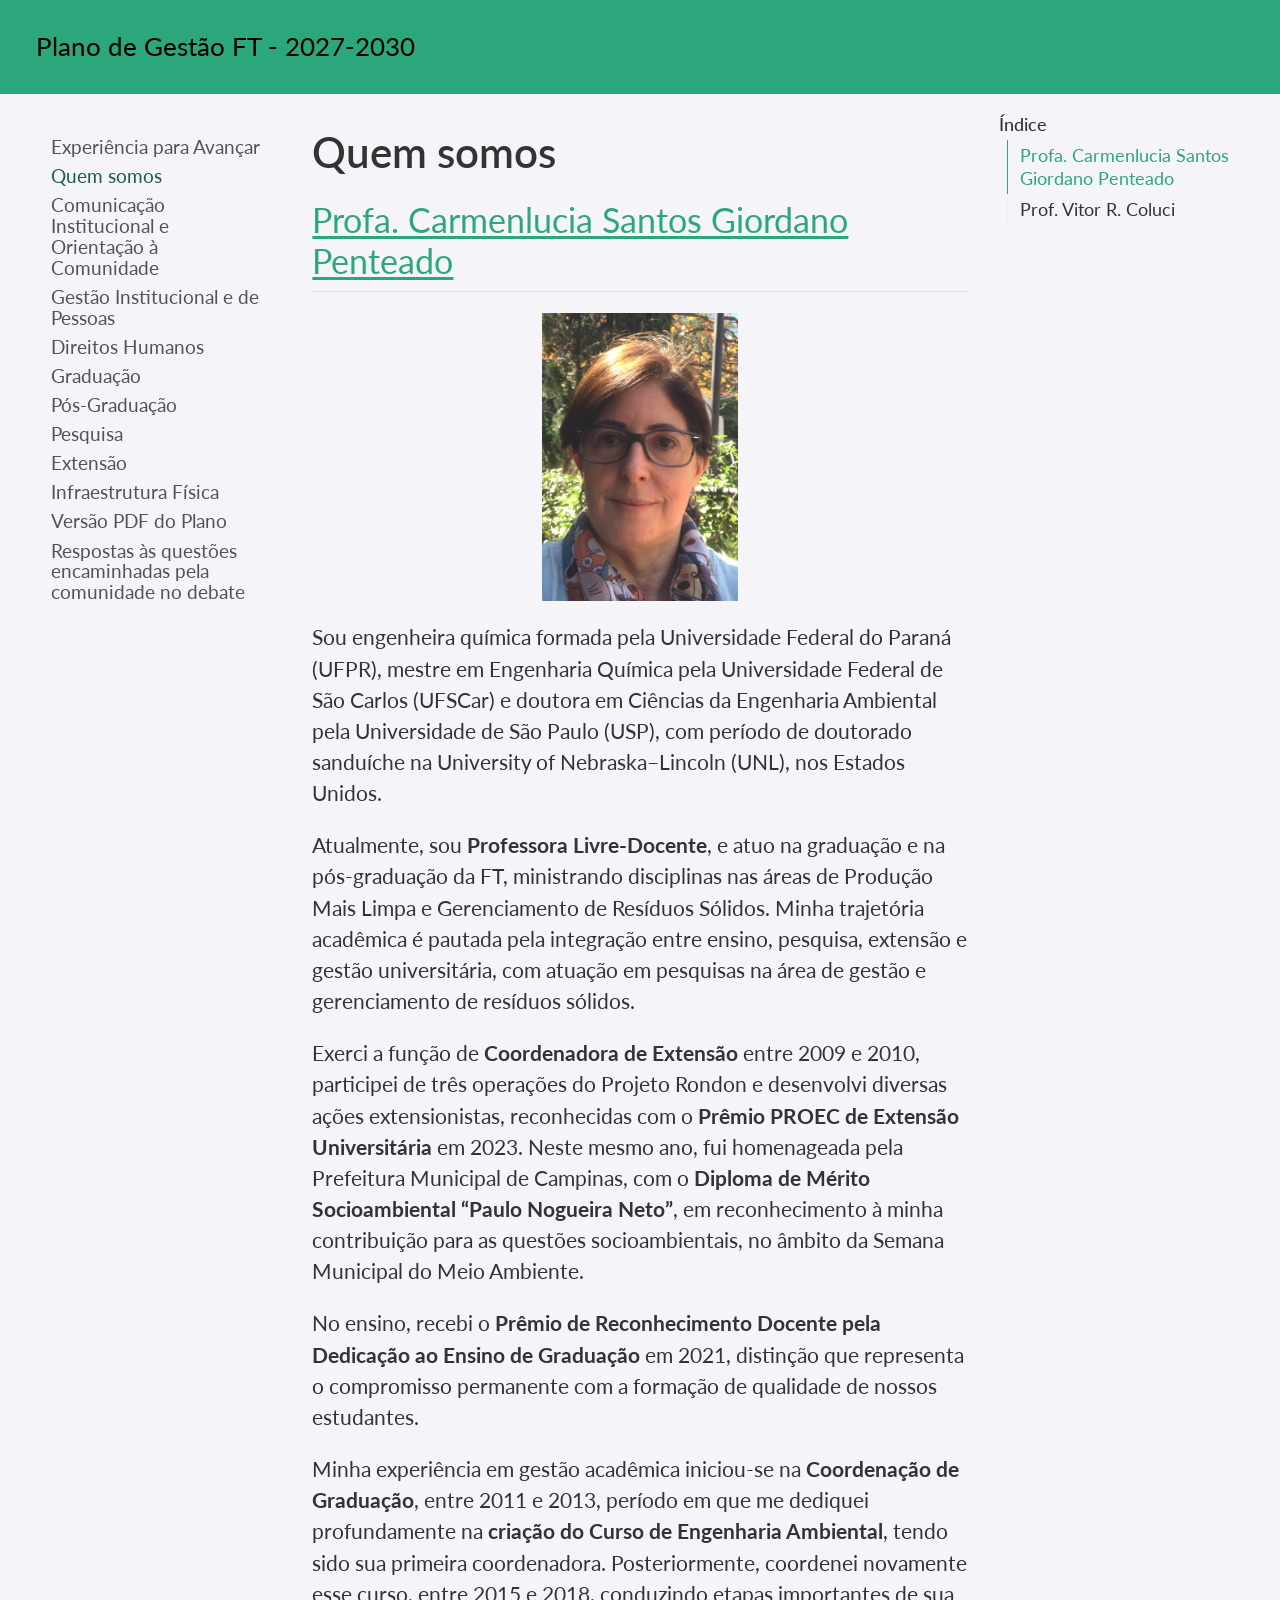
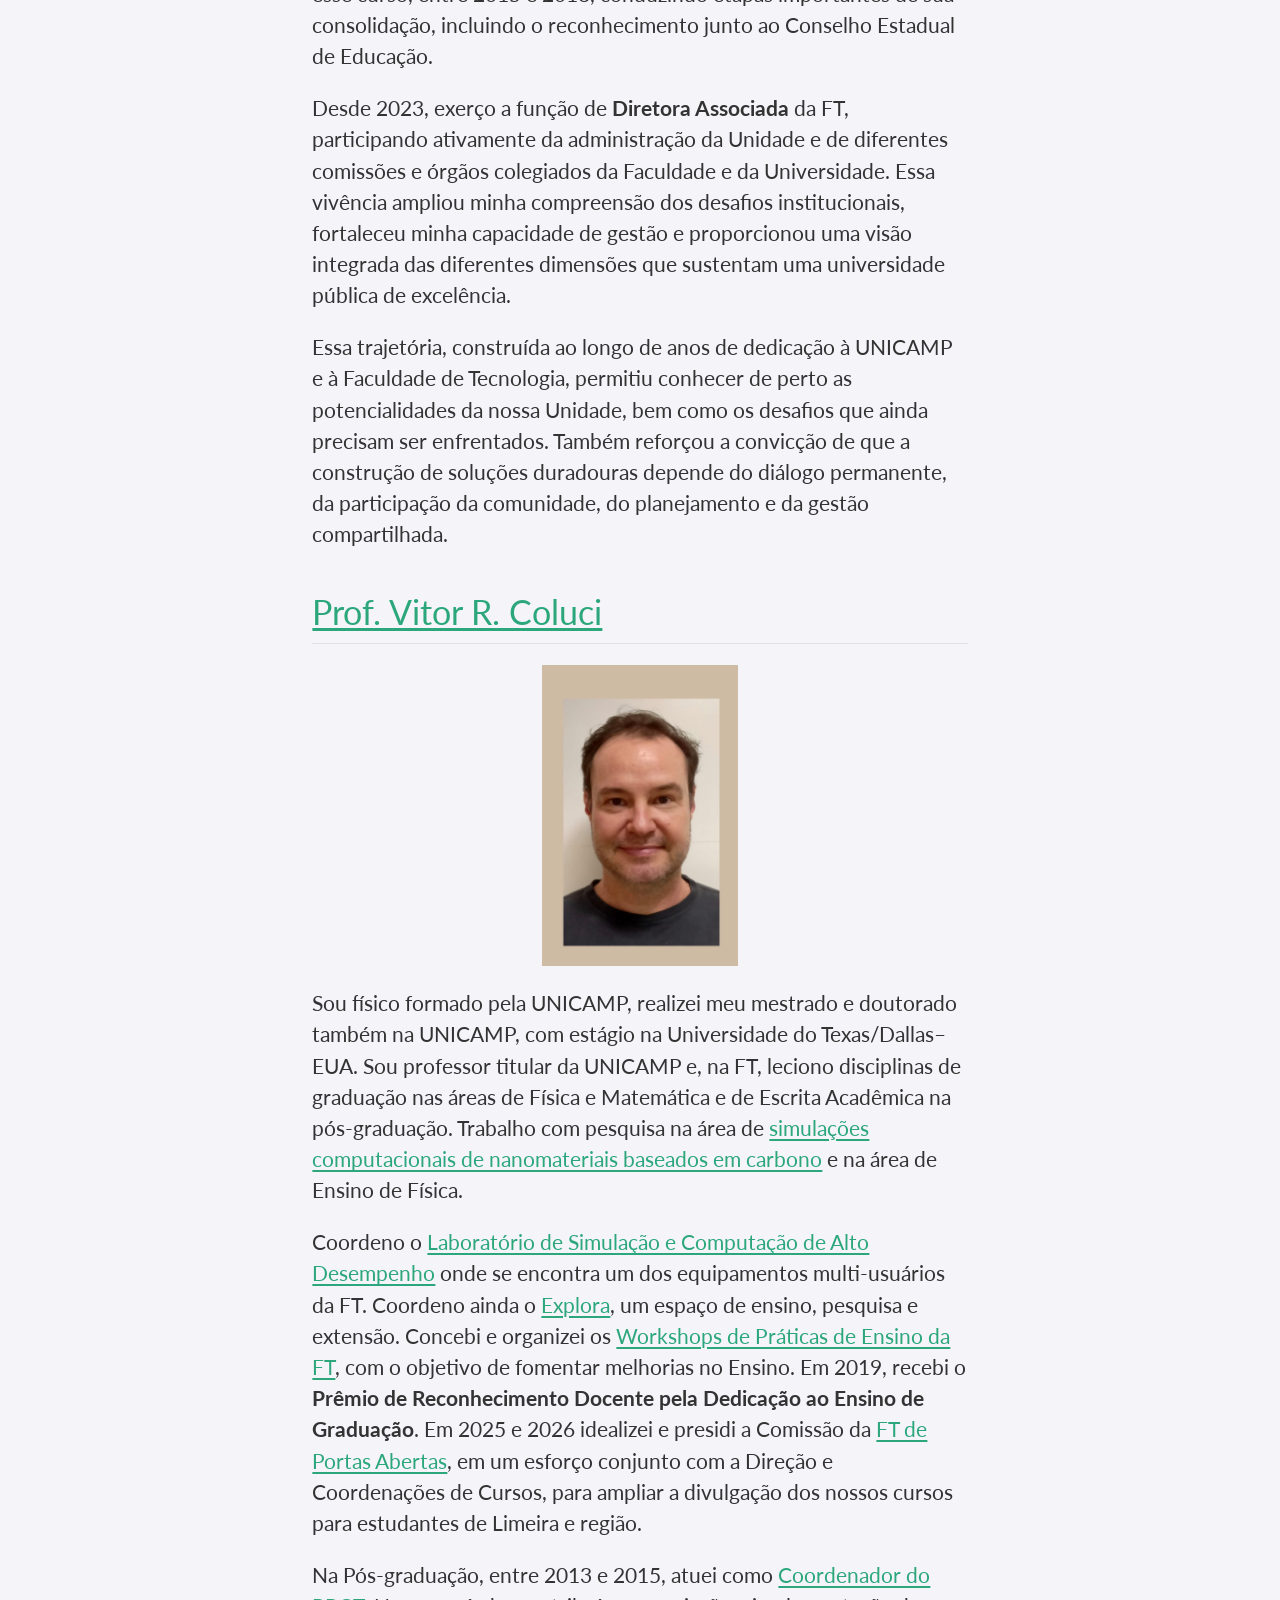
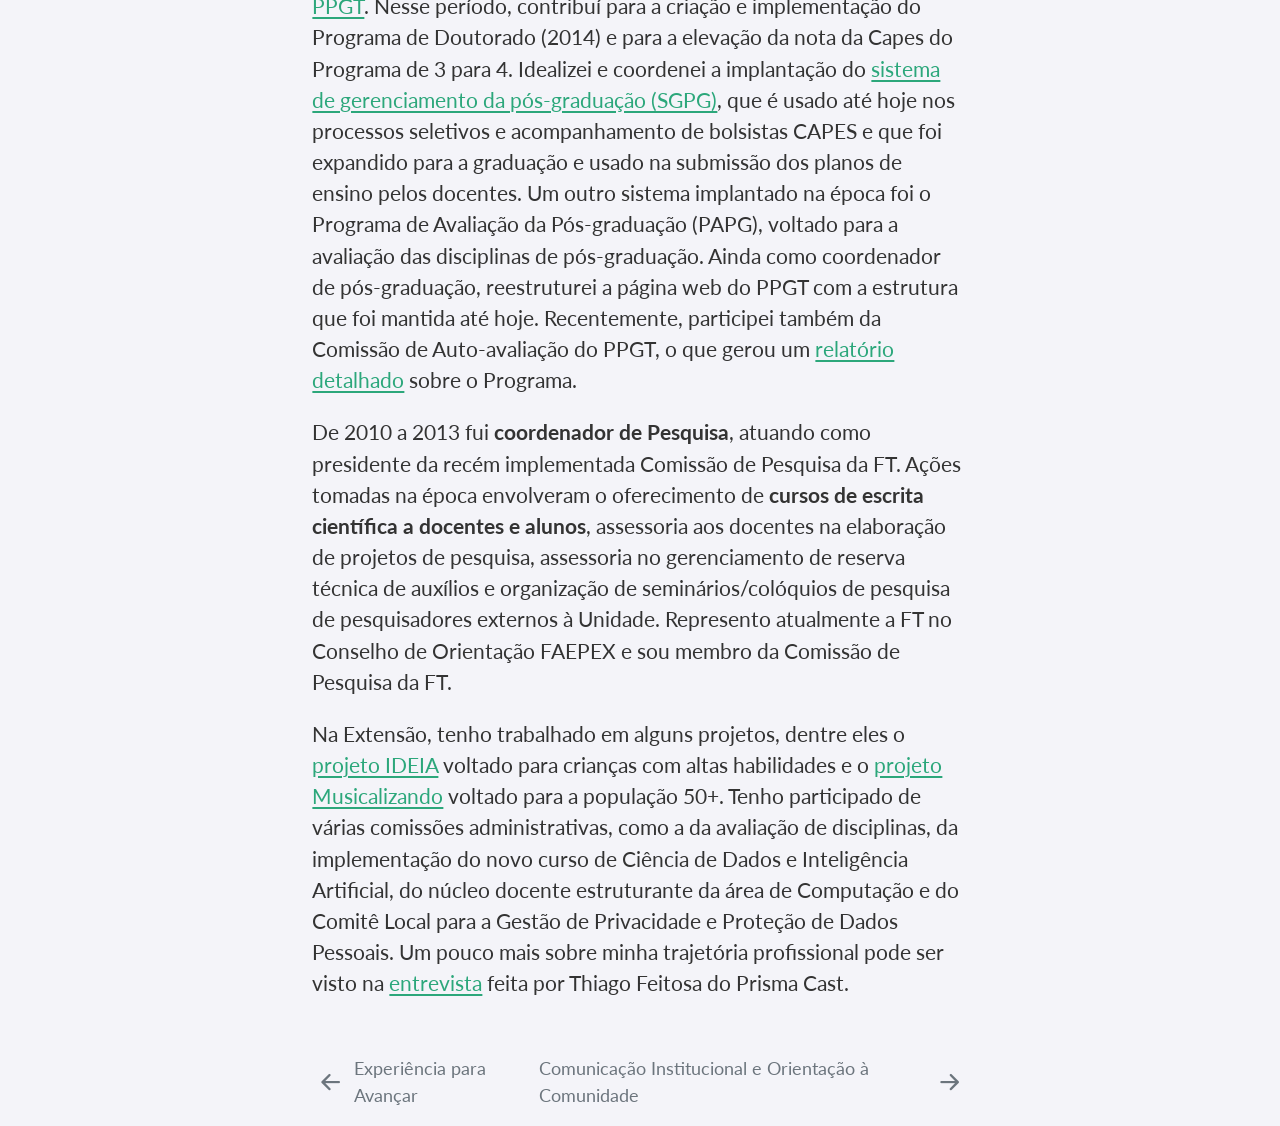
<file: docs/quem-somos.html>
<!DOCTYPE html>
<html xmlns="http://www.w3.org/1999/xhtml" lang="pt" xml:lang="pt"><head>

<meta charset="utf-8">
<meta name="generator" content="quarto-1.10.18">

<meta name="viewport" content="width=device-width, initial-scale=1.0, user-scalable=yes">


<title>Quem somos – Plano de Gestão FT - 2027-2030</title>
<style>
/* Default styles provided by pandoc.
** See https://pandoc.org/MANUAL.html#variables-for-html for config info.
*/
span.smallcaps{font-variant: small-caps;}
div.columns{display: flex; gap: 1.5em;}
div.column{flex: auto;}
@media screen {
div.columns{gap: min(4vw, 1.5em);}
div.column{overflow-x: auto;}
}
div.hanging-indent{margin-left: 1.5em; text-indent: -1.5em;}
ul.task-list{list-style: none;}
ul.task-list li input[type="checkbox"] {
  width: 0.8em;
  margin: 0 0.8em 0.2em -1em; /* quarto-specific, see https://github.com/quarto-dev/quarto-cli/issues/4556 */ 
  vertical-align: middle;
}
</style>


<script src="site_libs/quarto-nav/quarto-nav.js"></script>
<script src="site_libs/quarto-nav/headroom.min.js"></script>
<script src="site_libs/clipboard/clipboard.min.js"></script>
<script src="site_libs/quarto-search/autocomplete.umd.js"></script>
<script src="site_libs/quarto-search/fuse.min.js"></script>
<script src="site_libs/quarto-search/quarto-search.js"></script>
<meta name="quarto:offset" content="./">
<link href="./comunicacao.html" rel="next">
<link href="./index.html" rel="prev">
<script src="site_libs/quarto-html/quarto.js" type="module"></script>
<script src="site_libs/quarto-html/tabsets/tabsets.js" type="module"></script>
<script src="site_libs/quarto-html/popper.min.js"></script>
<script src="site_libs/quarto-html/tippy.umd.min.js"></script>
<script src="site_libs/quarto-html/anchor.min.js"></script>
<link href="site_libs/quarto-html/tippy.css" rel="stylesheet">
<link href="site_libs/quarto-html/quarto-syntax-highlighting-64a204ab8560d761af7679ceaba22944.css" rel="stylesheet" id="quarto-text-highlighting-styles">
<script src="site_libs/bootstrap/bootstrap.min.js"></script>
<link href="site_libs/bootstrap/bootstrap-icons.css" rel="stylesheet">
<link href="site_libs/bootstrap/bootstrap-000528a02bdd10b214853d05560731a4.min.css" rel="stylesheet" append-hash="true" id="quarto-bootstrap" data-mode="light">
<script id="quarto-search-options" type="application/json">{
  "location": "navbar",
  "copy-button": false,
  "collapse-after": 3,
  "panel-placement": "end",
  "type": "overlay",
  "limit": 50,
  "keyboard-shortcut": [
    "f",
    "/",
    "s"
  ],
  "show-item-context": false,
  "language": {
    "search-no-results-text": "Nenhum resultado",
    "search-matching-documents-text": "documentos correspondentes",
    "search-copy-link-title": "Copiar link para a busca",
    "search-hide-matches-text": "Esconder correspondências adicionais",
    "search-more-match-text": "mais correspondência neste documento",
    "search-more-matches-text": "mais correspondências neste documento",
    "search-clear-button-title": "Limpar",
    "search-text-placeholder": "",
    "search-detached-cancel-button-title": "Cancelar",
    "search-submit-button-title": "Enviar",
    "search-label": "Procurar"
  }
}</script>


<link rel="stylesheet" href="styles.css">
</head>

<body class="nav-sidebar floating nav-fixed quarto-light">

<div id="quarto-search-results"></div>
  <header id="quarto-header" class="headroom fixed-top">
    <nav class="navbar navbar-expand-lg " data-bs-theme="dark">
      <div class="navbar-container container-fluid">
      <div class="navbar-brand-container mx-auto">
    <a class="navbar-brand" href="./index.html">
    <span class="navbar-title">Plano de Gestão FT - 2027-2030</span>
    </a>
  </div>
        <div class="quarto-navbar-tools tools-end">
</div>
      </div> <!-- /container-fluid -->
    </nav>
  <nav class="quarto-secondary-nav">
    <div class="container-fluid d-flex">
      <button type="button" class="quarto-btn-toggle btn" data-bs-toggle="collapse" role="button" data-bs-target=".quarto-sidebar-collapse-item" aria-controls="quarto-sidebar" aria-expanded="false" aria-label="Alternar barra lateral" onclick="if (window.quartoToggleHeadroom) { window.quartoToggleHeadroom(); }">
        <i class="bi bi-layout-text-sidebar-reverse"></i>
      </button>
        <nav class="quarto-page-breadcrumbs" aria-label="breadcrumb"><ol class="breadcrumb"><li class="breadcrumb-item"><a href="./quem-somos.html"><span class="chapter-title">Quem somos</span></a></li></ol></nav>
        <a class="flex-grow-1" role="navigation" data-bs-toggle="collapse" data-bs-target=".quarto-sidebar-collapse-item" aria-controls="quarto-sidebar" aria-expanded="false" aria-label="Alternar barra lateral" onclick="if (window.quartoToggleHeadroom) { window.quartoToggleHeadroom(); }">      
        </a>
    </div>
  </nav>
</header>
<!-- content -->
<div id="quarto-content" class="quarto-container page-columns page-rows-contents page-layout-full page-navbar">
<!-- sidebar -->
  <nav id="quarto-sidebar" class="sidebar collapse collapse-horizontal quarto-sidebar-collapse-item sidebar-navigation floating overflow-auto">
    <div class="sidebar-menu-container"> 
    <ul class="list-unstyled mt-1">
        <li class="sidebar-item">
  <div class="sidebar-item-container"> 
  <a href="./index.html" class="sidebar-item-text sidebar-link"><span class="chapter-title">Experiência para Avançar</span></a>
  </div>
</li>
        <li class="sidebar-item">
  <div class="sidebar-item-container"> 
  <a href="./quem-somos.html" class="sidebar-item-text sidebar-link active"><span class="chapter-title">Quem somos</span></a>
  </div>
</li>
        <li class="sidebar-item">
  <div class="sidebar-item-container"> 
  <a href="./comunicacao.html" class="sidebar-item-text sidebar-link"><span class="chapter-title">Comunicação Institucional e Orientação à Comunidade</span></a>
  </div>
</li>
        <li class="sidebar-item">
  <div class="sidebar-item-container"> 
  <a href="./gestao.html" class="sidebar-item-text sidebar-link"><span class="chapter-title">Gestão Institucional e de Pessoas</span></a>
  </div>
</li>
        <li class="sidebar-item">
  <div class="sidebar-item-container"> 
  <a href="./direitos-humanos.html" class="sidebar-item-text sidebar-link"><span class="chapter-title">Direitos Humanos</span></a>
  </div>
</li>
        <li class="sidebar-item">
  <div class="sidebar-item-container"> 
  <a href="./graduacao.html" class="sidebar-item-text sidebar-link"><span class="chapter-title">Graduação</span></a>
  </div>
</li>
        <li class="sidebar-item">
  <div class="sidebar-item-container"> 
  <a href="./pos-graduacao.html" class="sidebar-item-text sidebar-link"><span class="chapter-title">Pós-Graduação</span></a>
  </div>
</li>
        <li class="sidebar-item">
  <div class="sidebar-item-container"> 
  <a href="./pesquisa.html" class="sidebar-item-text sidebar-link"><span class="chapter-title">Pesquisa</span></a>
  </div>
</li>
        <li class="sidebar-item">
  <div class="sidebar-item-container"> 
  <a href="./extensao.html" class="sidebar-item-text sidebar-link"><span class="chapter-title">Extensão</span></a>
  </div>
</li>
        <li class="sidebar-item">
  <div class="sidebar-item-container"> 
  <a href="./infra.html" class="sidebar-item-text sidebar-link"><span class="chapter-title">Infraestrutura Física</span></a>
  </div>
</li>
        <li class="sidebar-item">
  <div class="sidebar-item-container"> 
  <a href="./pdf.html" class="sidebar-item-text sidebar-link"><span class="chapter-title">Versão PDF do Plano</span></a>
  </div>
</li>
        <li class="sidebar-item">
  <div class="sidebar-item-container"> 
  <a href="./respostas-debate.html" class="sidebar-item-text sidebar-link"><span class="chapter-title">Respostas às questões encaminhadas pela comunidade no debate</span></a>
  </div>
</li>
    </ul>
    </div>
</nav>
<div id="quarto-sidebar-glass" class="quarto-sidebar-collapse-item" data-bs-toggle="collapse" data-bs-target=".quarto-sidebar-collapse-item"></div>
<!-- margin-sidebar -->
    <div id="quarto-margin-sidebar" class="sidebar margin-sidebar">
        <nav id="TOC" role="doc-toc" class="toc-active">
    <h2 id="toc-title">Índice</h2>
   
  <ul>
  <li><a href="#profa.-carmenlucia-santos-giordano-penteado" id="toc-profa.-carmenlucia-santos-giordano-penteado" class="nav-link active" data-scroll-target="#profa.-carmenlucia-santos-giordano-penteado">Profa. Carmenlucia Santos Giordano Penteado</a></li>
  <li><a href="#prof.-vitor-r.-coluci" id="toc-prof.-vitor-r.-coluci" class="nav-link" data-scroll-target="#prof.-vitor-r.-coluci">Prof.&nbsp;Vitor R. Coluci</a></li>
  </ul>
</nav>
    </div>
<!-- main -->
<main class="content column-body" id="quarto-document-content">

<header id="title-block-header" class="quarto-title-block default">
<div class="quarto-title">
<h1 class="title"><span class="chapter-title">Quem somos</span></h1>
</div>



<div class="quarto-title-meta column-body">

    
  
    
  </div>
  


</header>


<section id="profa.-carmenlucia-santos-giordano-penteado" class="level2">
<h2 class="anchored" data-anchor-id="profa.-carmenlucia-santos-giordano-penteado"><a href="http://lattes.cnpq.br/6694143241761752">Profa. Carmenlucia Santos Giordano Penteado</a></h2>
<div class="centerText">
<p><img src="figs/foto-carmen.jpg" class="img-fluid" style="width:30.0%"></p>
</div>
<p>Sou engenheira química formada pela Universidade Federal do Paraná (UFPR), mestre em Engenharia Química pela Universidade Federal de São Carlos (UFSCar) e doutora em Ciências da Engenharia Ambiental pela Universidade de São Paulo (USP), com período de doutorado sanduíche na University of Nebraska–Lincoln (UNL), nos Estados Unidos.</p>
<p>Atualmente, sou <strong>Professora Livre-Docente</strong>, e atuo na graduação e na pós-graduação da FT, ministrando disciplinas nas áreas de Produção Mais Limpa e Gerenciamento de Resíduos Sólidos. Minha trajetória acadêmica é pautada pela integração entre ensino, pesquisa, extensão e gestão universitária, com atuação em pesquisas na área de gestão e gerenciamento de resíduos sólidos.</p>
<p>Exerci a função de <strong>Coordenadora de Extensão</strong> entre 2009 e 2010, participei de três operações do Projeto Rondon e desenvolvi diversas ações extensionistas, reconhecidas com o <strong>Prêmio PROEC de Extensão Universitária</strong> em 2023. Neste mesmo ano, fui homenageada pela Prefeitura Municipal de Campinas, com o <strong>Diploma de Mérito Socioambiental “Paulo Nogueira Neto”</strong>, em reconhecimento à minha contribuição para as questões socioambientais, no âmbito da Semana Municipal do Meio Ambiente.</p>
<p>No ensino, recebi o <strong>Prêmio de Reconhecimento Docente pela Dedicação ao Ensino de Graduação</strong> em 2021, distinção que representa o compromisso permanente com a formação de qualidade de nossos estudantes.</p>
<p>Minha experiência em gestão acadêmica iniciou-se na <strong>Coordenação de Graduação</strong>, entre 2011 e 2013, período em que me dediquei profundamente na <strong>criação do Curso de Engenharia Ambiental</strong>, tendo sido sua primeira coordenadora. Posteriormente, coordenei novamente esse curso, entre 2015 e 2018, conduzindo etapas importantes de sua consolidação, incluindo o reconhecimento junto ao Conselho Estadual de Educação.</p>
<p>Desde 2023, exerço a função de <strong>Diretora Associada</strong> da FT, participando ativamente da administração da Unidade e de diferentes comissões e órgãos colegiados da Faculdade e da Universidade. Essa vivência ampliou minha compreensão dos desafios institucionais, fortaleceu minha capacidade de gestão e proporcionou uma visão integrada das diferentes dimensões que sustentam uma universidade pública de excelência.</p>
<p>Essa trajetória, construída ao longo de anos de dedicação à UNICAMP e à Faculdade de Tecnologia, permitiu conhecer de perto as potencialidades da nossa Unidade, bem como os desafios que ainda precisam ser enfrentados. Também reforçou a convicção de que a construção de soluções duradouras depende do diálogo permanente, da participação da comunidade, do planejamento e da gestão compartilhada.</p>
</section>
<section id="prof.-vitor-r.-coluci" class="level2">
<h2 class="anchored" data-anchor-id="prof.-vitor-r.-coluci"><a href="https://vitorcoluci.github.io/homepage-vitor/">Prof.&nbsp;Vitor R. Coluci</a></h2>
<div class="centerText">
<p><img src="figs/vitor_coluci.jpg" class="img-fluid" style="width:30.0%"></p>
</div>
<p>Sou físico formado pela UNICAMP, realizei meu mestrado e doutorado também na UNICAMP, com estágio na Universidade do Texas/Dallas–EUA. Sou professor titular da UNICAMP e, na FT, leciono disciplinas de graduação nas áreas de Física e Matemática e de Escrita Acadêmica na pós-graduação. Trabalho com pesquisa na área de <a href="https://youtu.be/Rc8abBkuWtU">simulações computacionais de nanomateriais baseados em carbono</a> e na área de Ensino de Física.</p>
<p>Coordeno o <a href="https://cluster.ft.unicamp.br">Laboratório de Simulação e Computação de Alto Desempenho</a> onde se encontra um dos equipamentos multi-usuários da FT. Coordeno ainda o <a href="https://explora.ft.unicamp.br/">Explora</a>, um espaço de ensino, pesquisa e extensão. Concebi e organizei os <a href="https://wordpress.ft.unicamp.br/workshopensino/">Workshops de Práticas de Ensino da FT</a>, com o objetivo de fomentar melhorias no Ensino. Em 2019, recebi o <strong>Prêmio de Reconhecimento Docente pela Dedicação ao Ensino de Graduação</strong>. Em 2025 e 2026 idealizei e presidi a Comissão da <a href="https://vitorcoluci.github.io/ftpa/">FT de Portas Abertas</a>, em um esforço conjunto com a Direção e Coordenações de Cursos, para ampliar a divulgação dos nossos cursos para estudantes de Limeira e região.</p>
<p>Na Pós-graduação, entre 2013 e 2015, atuei como <a href="https://wordpress.ft.unicamp.br/vitor/wp-content/uploads/sites/30/2019/06/relatorio-gestao-vitor-2013-2015.pdf">Coordenador do PPGT</a>. Nesse período, contribuí para a criação e implementação do Programa de Doutorado (2014) e para a elevação da nota da Capes do Programa de 3 para 4. Idealizei e coordenei a implantação do <a href="https://sistemas.ft.unicamp.br/sgpg/login.php">sistema de gerenciamento da pós-graduação (SGPG)</a>, que é usado até hoje nos processos seletivos e acompanhamento de bolsistas CAPES e que foi expandido para a graduação e usado na submissão dos planos de ensino pelos docentes. Um outro sistema implantado na época foi o Programa de Avaliação da Pós-graduação (PAPG), voltado para a avaliação das disciplinas de pós-graduação. Ainda como coordenador de pós-graduação, reestruturei a página web do PPGT com a estrutura que foi mantida até hoje. Recentemente, participei também da Comissão de Auto-avaliação do PPGT, o que gerou um <a href="https://www.ft.unicamp.br/sites/default/files/relatorio_autoavaliacao_ppgt_0.pdf">relatório detalhado</a> sobre o Programa.</p>
<p>De 2010 a 2013 fui <strong>coordenador de Pesquisa</strong>, atuando como presidente da recém implementada Comissão de Pesquisa da FT. Ações tomadas na época envolveram o oferecimento de <strong>cursos de escrita científica a docentes e alunos</strong>, assessoria aos docentes na elaboração de projetos de pesquisa, assessoria no gerenciamento de reserva técnica de auxílios e organização de seminários/colóquios de pesquisa de pesquisadores externos à Unidade. Represento atualmente a FT no Conselho de Orientação FAEPEX e sou membro da Comissão de Pesquisa da FT.</p>
<p>Na Extensão, tenho trabalhado em alguns projetos, dentre eles o <a href="https://www.youtube.com/watch?v=TmjUGAk4E48">projeto IDEIA</a> voltado para crianças com altas habilidades e o <a href="https://youtu.be/fwiytFiYVE8">projeto Musicalizando</a> voltado para a população 50+. Tenho participado de várias comissões administrativas, como a da avaliação de disciplinas, da implementação do novo curso de Ciência de Dados e Inteligência Artificial, do núcleo docente estruturante da área de Computação e do Comitê Local para a Gestão de Privacidade e Proteção de Dados Pessoais. Um pouco mais sobre minha trajetória profissional pode ser visto na <a href="https://www.youtube.com/watch?v=Ho2Xfxk-g9g">entrevista</a> feita por Thiago Feitosa do Prisma Cast.</p>


</section>

</main> <!-- /main -->
<script id="quarto-html-after-body" type="application/javascript">
  window.document.addEventListener("DOMContentLoaded", function (event) {
    const icon = "";
    const anchorJS = new window.AnchorJS();
    anchorJS.options = {
      placement: 'right',
      icon: icon
    };
    anchorJS.add('.anchored');
    const isCodeAnnotation = (el) => {
      for (const clz of el.classList) {
        if (clz.startsWith('code-annotation-')) {                     
          return true;
        }
      }
      return false;
    }
    const onCopySuccess = function(e) {
      // button target
      const button = e.trigger;
      // don't keep focus
      button.blur();
      // flash "checked"
      button.classList.add('code-copy-button-checked');
      var currentTitle = button.getAttribute("title");
      button.setAttribute("title", "Copiada");
      let tooltip;
      if (window.bootstrap) {
        button.setAttribute("data-bs-toggle", "tooltip");
        button.setAttribute("data-bs-placement", "left");
        button.setAttribute("data-bs-title", "Copiada");
        tooltip = new bootstrap.Tooltip(button, 
          { trigger: "manual", 
            customClass: "code-copy-button-tooltip",
            offset: [0, -8]});
        tooltip.show();    
      }
      setTimeout(function() {
        if (tooltip) {
          tooltip.hide();
          button.removeAttribute("data-bs-title");
          button.removeAttribute("data-bs-toggle");
          button.removeAttribute("data-bs-placement");
        }
        button.setAttribute("title", currentTitle);
        button.classList.remove('code-copy-button-checked');
      }, 1000);
      // clear code selection
      e.clearSelection();
    }
    const getTextToCopy = function(trigger) {
      const outerScaffold = trigger.parentElement.cloneNode(true);
      const codeEl = outerScaffold.querySelector('code');
      for (const childEl of codeEl.children) {
        if (isCodeAnnotation(childEl)) {
          childEl.remove();
        }
      }
      return codeEl.innerText;
    }
    const clipboard = new window.ClipboardJS('.code-copy-button:not([data-in-quarto-modal])', {
      text: getTextToCopy
    });
    clipboard.on('success', onCopySuccess);
    if (window.document.getElementById('quarto-embedded-source-code-modal')) {
      const clipboardModal = new window.ClipboardJS('.code-copy-button[data-in-quarto-modal]', {
        text: getTextToCopy,
        container: window.document.getElementById('quarto-embedded-source-code-modal')
      });
      clipboardModal.on('success', onCopySuccess);
    }
      var localhostRegex = new RegExp(/^(?:http|https):\/\/localhost\:?[0-9]*\//);
      var mailtoRegex = new RegExp(/^mailto:/);
        var filterRegex = new RegExp('/' + window.location.host + '/');
      var isInternal = (href) => {
          return filterRegex.test(href) || localhostRegex.test(href) || mailtoRegex.test(href);
      }
      // Inspect non-navigation links and adorn them if external
     var links = window.document.querySelectorAll('a[href]:not(.nav-link):not(.navbar-brand):not(.toc-action):not(.sidebar-link):not(.sidebar-item-toggle):not(.pagination-link):not(.no-external):not([aria-hidden]):not(.dropdown-item):not(.quarto-navigation-tool):not(.about-link)');
      for (var i=0; i<links.length; i++) {
        const link = links[i];
        if (!isInternal(link.href)) {
          // undo the damage that might have been done by quarto-nav.js in the case of
          // links that we want to consider external
          if (link.dataset.originalHref !== undefined) {
            link.href = link.dataset.originalHref;
          }
        }
      }
    function tippyHover(el, contentFn, onTriggerFn, onUntriggerFn) {
      const config = {
        allowHTML: true,
        maxWidth: 500,
        delay: 100,
        arrow: false,
        appendTo: function(el) {
            return el.parentElement;
        },
        interactive: true,
        interactiveBorder: 10,
        theme: 'quarto',
        placement: 'bottom-start',
      };
      if (contentFn) {
        config.content = contentFn;
      }
      if (onTriggerFn) {
        config.onTrigger = onTriggerFn;
      }
      if (onUntriggerFn) {
        config.onUntrigger = onUntriggerFn;
      }
      window.tippy(el, config); 
    }
    const noterefs = window.document.querySelectorAll('a[role="doc-noteref"]');
    for (var i=0; i<noterefs.length; i++) {
      const ref = noterefs[i];
      tippyHover(ref, function() {
        // use id or data attribute instead here
        let href = ref.getAttribute('data-footnote-href') || ref.getAttribute('href');
        try { href = new URL(href).hash; } catch {}
        const id = href.replace(/^#\/?/, "");
        const note = window.document.getElementById(id);
        if (note) {
          return note.innerHTML;
        } else {
          return "";
        }
      });
    }
    const xrefs = window.document.querySelectorAll('a.quarto-xref');
    const processXRef = (id, note) => {
      // Strip column container classes
      const stripColumnClz = (el) => {
        el.classList.remove("page-full", "page-columns");
        if (el.children) {
          for (const child of el.children) {
            stripColumnClz(child);
          }
        }
      }
      stripColumnClz(note)
      if (id === null || id.startsWith('sec-')) {
        // Special case sections, only their first couple elements
        const container = document.createElement("div");
        if (note.children && note.children.length > 2) {
          container.appendChild(note.children[0].cloneNode(true));
          for (let i = 1; i < note.children.length; i++) {
            const child = note.children[i];
            if (child.tagName === "P" && child.innerText === "") {
              continue;
            } else {
              container.appendChild(child.cloneNode(true));
              break;
            }
          }
          if (window.Quarto?.typesetMath) {
            window.Quarto.typesetMath(container);
          }
          return container.innerHTML
        } else {
          if (window.Quarto?.typesetMath) {
            window.Quarto.typesetMath(note);
          }
          return note.innerHTML;
        }
      } else {
        // Remove any anchor links if they are present
        const anchorLink = note.querySelector('a.anchorjs-link');
        if (anchorLink) {
          anchorLink.remove();
        }
        if (window.Quarto?.typesetMath) {
          window.Quarto.typesetMath(note);
        }
        if (note.classList.contains("callout")) {
          return note.outerHTML;
        } else {
          return note.innerHTML;
        }
      }
    }
    for (var i=0; i<xrefs.length; i++) {
      const xref = xrefs[i];
      tippyHover(xref, undefined, function(instance) {
        instance.disable();
        let url = xref.getAttribute('href');
        let hash = undefined; 
        if (url.startsWith('#')) {
          hash = url;
        } else {
          try { hash = new URL(url).hash; } catch {}
        }
        if (hash) {
          const id = hash.replace(/^#\/?/, "");
          const note = window.document.getElementById(id);
          if (note !== null) {
            try {
              const html = processXRef(id, note.cloneNode(true));
              instance.setContent(html);
            } finally {
              instance.enable();
              instance.show();
            }
          } else {
            // See if we can fetch this
            fetch(url.split('#')[0])
            .then(res => res.text())
            .then(html => {
              const parser = new DOMParser();
              const htmlDoc = parser.parseFromString(html, "text/html");
              const note = htmlDoc.getElementById(id);
              if (note !== null) {
                const html = processXRef(id, note);
                instance.setContent(html);
              } 
            }).finally(() => {
              instance.enable();
              instance.show();
            });
          }
        } else {
          // See if we can fetch a full url (with no hash to target)
          // This is a special case and we should probably do some content thinning / targeting
          fetch(url)
          .then(res => res.text())
          .then(html => {
            const parser = new DOMParser();
            const htmlDoc = parser.parseFromString(html, "text/html");
            const note = htmlDoc.querySelector('main.content');
            if (note !== null) {
              // This should only happen for chapter cross references
              // (since there is no id in the URL)
              // remove the first header
              if (note.children.length > 0 && note.children[0].tagName === "HEADER") {
                note.children[0].remove();
              }
              const html = processXRef(null, note);
              instance.setContent(html);
            } 
          }).finally(() => {
            instance.enable();
            instance.show();
          });
        }
      }, function(instance) {
      });
    }
        let selectedAnnoteEl;
        const selectorForAnnotation = ( cell, annotation) => {
          let cellAttr = 'data-code-cell="' + cell + '"';
          let lineAttr = 'data-code-annotation="' +  annotation + '"';
          const selector = 'span[' + cellAttr + '][' + lineAttr + ']';
          return selector;
        }
        const selectCodeLines = (annoteEl) => {
          const doc = window.document;
          const targetCell = annoteEl.getAttribute("data-target-cell");
          const targetAnnotation = annoteEl.getAttribute("data-target-annotation");
          const annoteSpan = window.document.querySelector(selectorForAnnotation(targetCell, targetAnnotation));
          const lines = annoteSpan.getAttribute("data-code-lines").split(",");
          const lineIds = lines.map((line) => {
            return targetCell + "-" + line;
          })
          let top = null;
          let height = null;
          let parent = null;
          if (lineIds.length > 0) {
              //compute the position of the single el (top and bottom and make a div)
              const el = window.document.getElementById(lineIds[0]);
              top = el.offsetTop;
              height = el.offsetHeight;
              parent = el.parentElement.parentElement;
            if (lineIds.length > 1) {
              const lastEl = window.document.getElementById(lineIds[lineIds.length - 1]);
              const bottom = lastEl.offsetTop + lastEl.offsetHeight;
              height = bottom - top;
            }
            if (top !== null && height !== null && parent !== null) {
              // cook up a div (if necessary) and position it 
              let div = window.document.getElementById("code-annotation-line-highlight");
              if (div === null) {
                div = window.document.createElement("div");
                div.setAttribute("id", "code-annotation-line-highlight");
                div.style.position = 'absolute';
                parent.appendChild(div);
              }
              div.style.top = top - 2 + "px";
              div.style.height = height + 4 + "px";
              div.style.left = 0;
              let gutterDiv = window.document.getElementById("code-annotation-line-highlight-gutter");
              if (gutterDiv === null) {
                gutterDiv = window.document.createElement("div");
                gutterDiv.setAttribute("id", "code-annotation-line-highlight-gutter");
                gutterDiv.style.position = 'absolute';
                const codeCell = window.document.getElementById(targetCell);
                const gutter = codeCell.querySelector('.code-annotation-gutter');
                gutter.appendChild(gutterDiv);
              }
              gutterDiv.style.top = top - 2 + "px";
              gutterDiv.style.height = height + 4 + "px";
            }
            selectedAnnoteEl = annoteEl;
          }
        };
        const unselectCodeLines = () => {
          const elementsIds = ["code-annotation-line-highlight", "code-annotation-line-highlight-gutter"];
          elementsIds.forEach((elId) => {
            const div = window.document.getElementById(elId);
            if (div) {
              div.remove();
            }
          });
          selectedAnnoteEl = undefined;
        };
          // Handle positioning of the toggle
      window.addEventListener(
        "resize",
        throttle(() => {
          elRect = undefined;
          if (selectedAnnoteEl) {
            selectCodeLines(selectedAnnoteEl);
          }
        }, 10)
      );
      function throttle(fn, ms) {
      let throttle = false;
      let timer;
        return (...args) => {
          if(!throttle) { // first call gets through
              fn.apply(this, args);
              throttle = true;
          } else { // all the others get throttled
              if(timer) clearTimeout(timer); // cancel #2
              timer = setTimeout(() => {
                fn.apply(this, args);
                timer = throttle = false;
              }, ms);
          }
        };
      }
        // Attach click handler to the DT
        const annoteDls = window.document.querySelectorAll('dt[data-target-cell]');
        for (const annoteDlNode of annoteDls) {
          annoteDlNode.addEventListener('click', (event) => {
            const clickedEl = event.target;
            if (clickedEl !== selectedAnnoteEl) {
              unselectCodeLines();
              const activeEl = window.document.querySelector('dt[data-target-cell].code-annotation-active');
              if (activeEl) {
                activeEl.classList.remove('code-annotation-active');
              }
              selectCodeLines(clickedEl);
              clickedEl.classList.add('code-annotation-active');
            } else {
              // Unselect the line
              unselectCodeLines();
              clickedEl.classList.remove('code-annotation-active');
            }
          });
        }
    const findCites = (el) => {
      const parentEl = el.parentElement;
      if (parentEl) {
        const cites = parentEl.dataset.cites;
        if (cites) {
          return {
            el,
            cites: cites.split(' ')
          };
        } else {
          return findCites(el.parentElement)
        }
      } else {
        return undefined;
      }
    };
    var bibliorefs = window.document.querySelectorAll('a[role="doc-biblioref"]');
    for (var i=0; i<bibliorefs.length; i++) {
      const ref = bibliorefs[i];
      const citeInfo = findCites(ref);
      if (citeInfo) {
        tippyHover(citeInfo.el, function() {
          var popup = window.document.createElement('div');
          citeInfo.cites.forEach(function(cite) {
            var citeDiv = window.document.createElement('div');
            citeDiv.classList.add('hanging-indent');
            citeDiv.classList.add('csl-entry');
            var biblioDiv = window.document.getElementById('ref-' + cite);
            if (biblioDiv) {
              citeDiv.innerHTML = biblioDiv.innerHTML;
            }
            popup.appendChild(citeDiv);
          });
          return popup.innerHTML;
        });
      }
    }
  });
  </script>
<nav class="page-navigation column-body">
  <div class="nav-page nav-page-previous">
      <a href="./index.html" class="pagination-link" aria-label="Experiência para Avançar">
        <i class="bi bi-arrow-left-short"></i> <span class="nav-page-text"><span class="chapter-title">Experiência para Avançar</span></span>
      </a>          
  </div>
  <div class="nav-page nav-page-next">
      <a href="./comunicacao.html" class="pagination-link" aria-label="Comunicação Institucional e Orientação à Comunidade">
        <span class="nav-page-text"><span class="chapter-title">Comunicação Institucional e Orientação à Comunidade</span></span> <i class="bi bi-arrow-right-short"></i>
      </a>
  </div>
</nav>
</div> <!-- /content -->




</body></html>
</file>
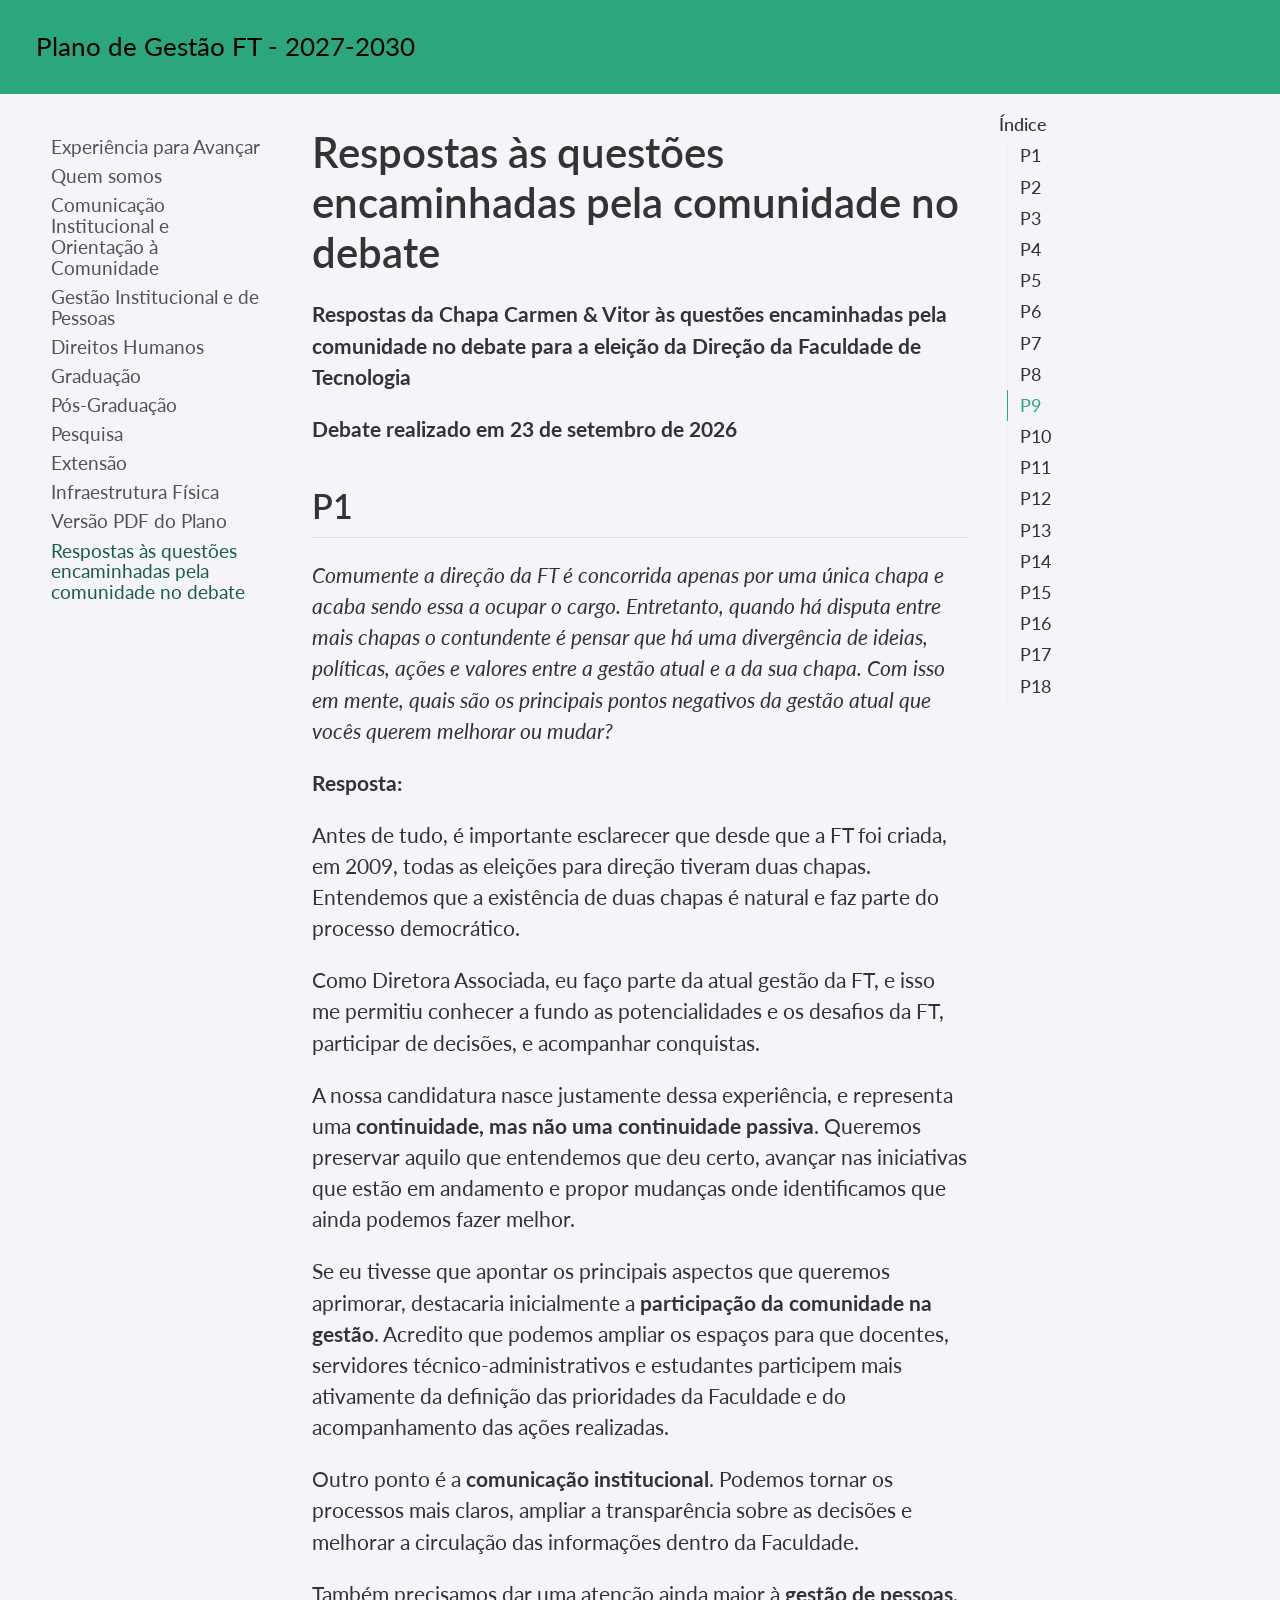
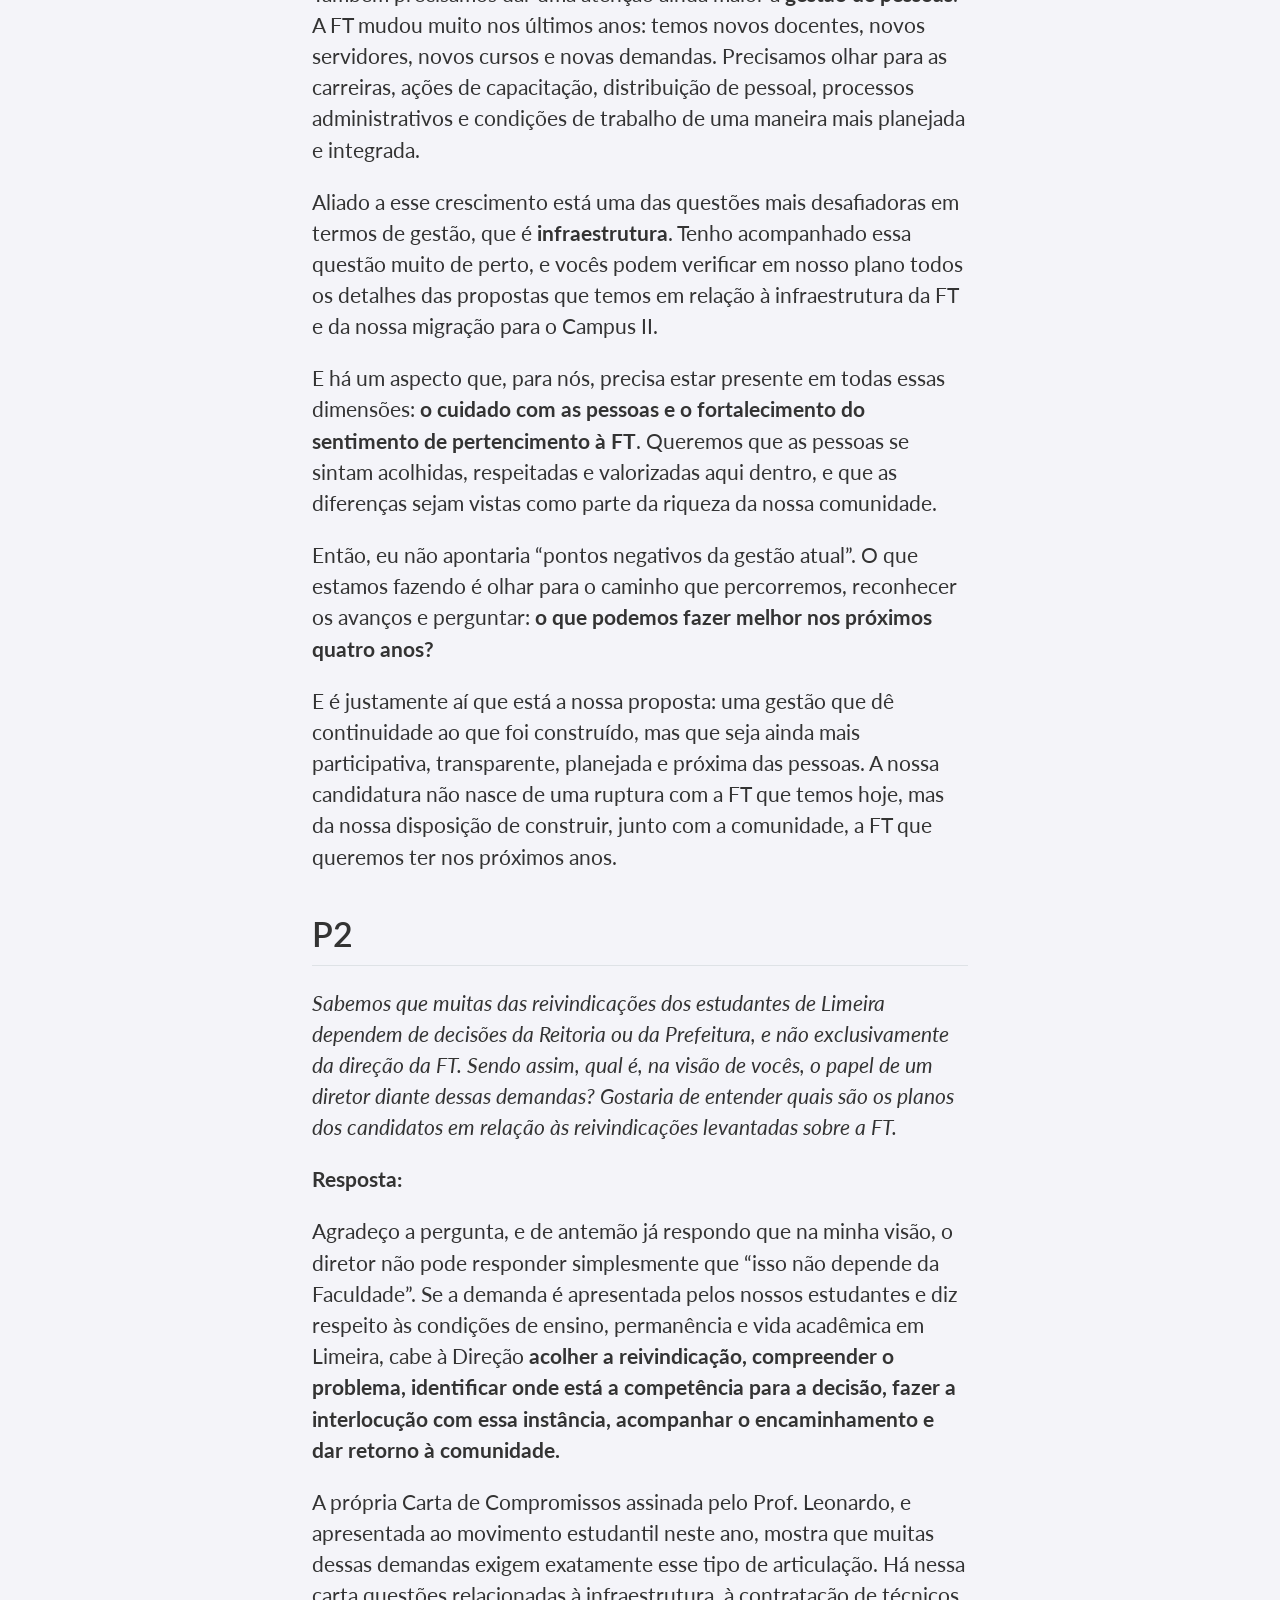
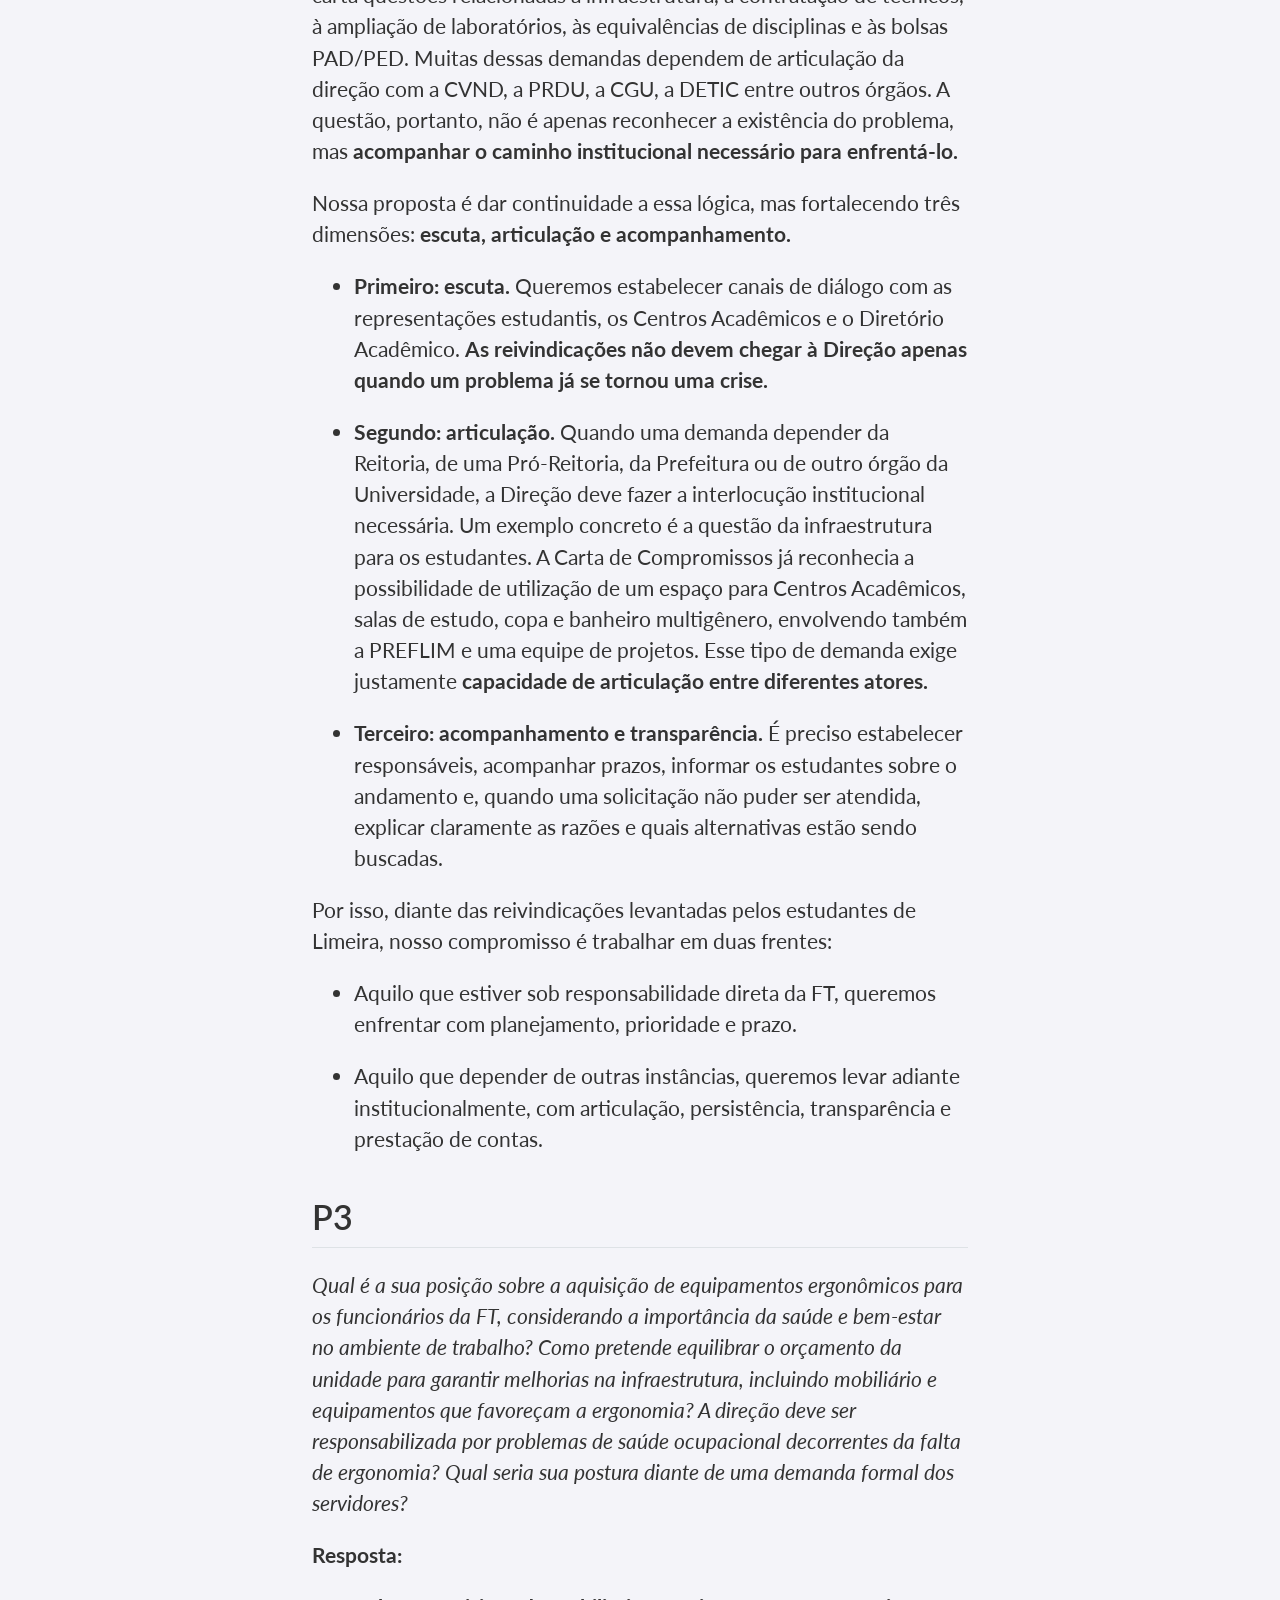
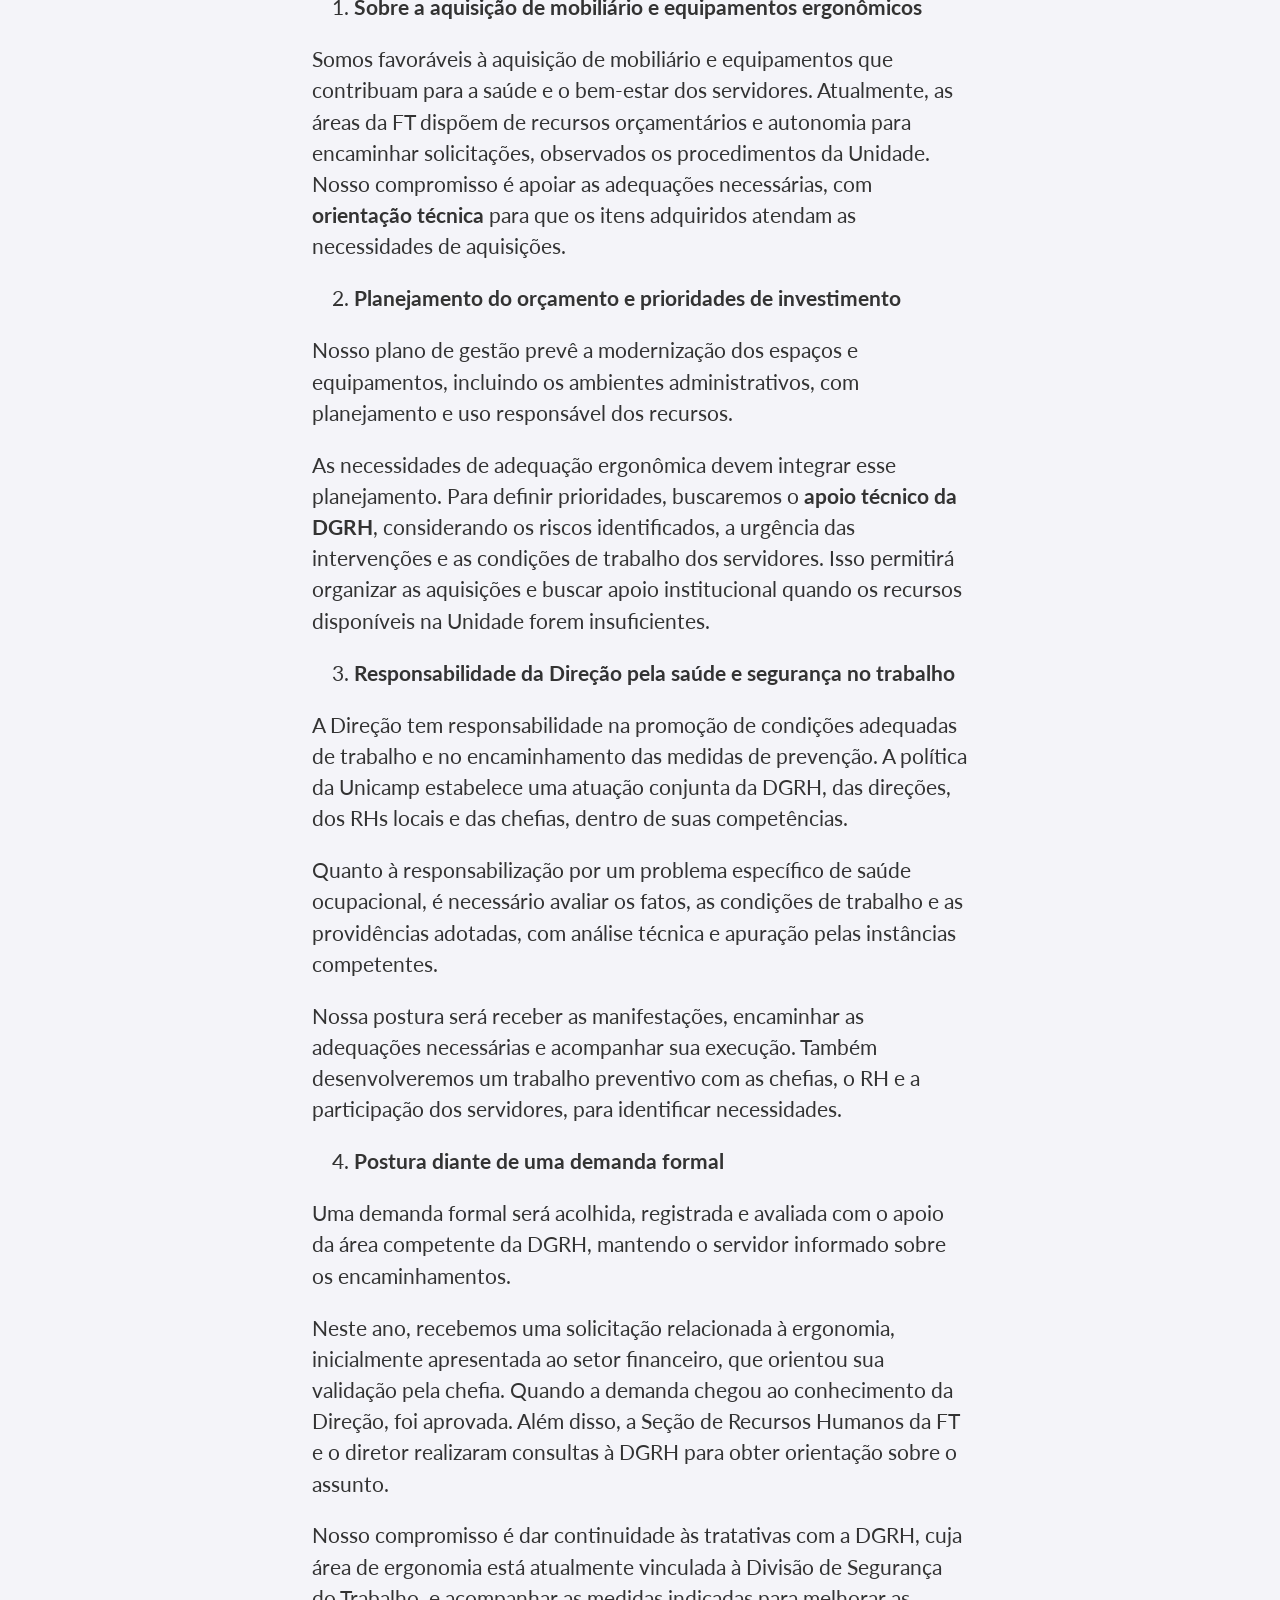
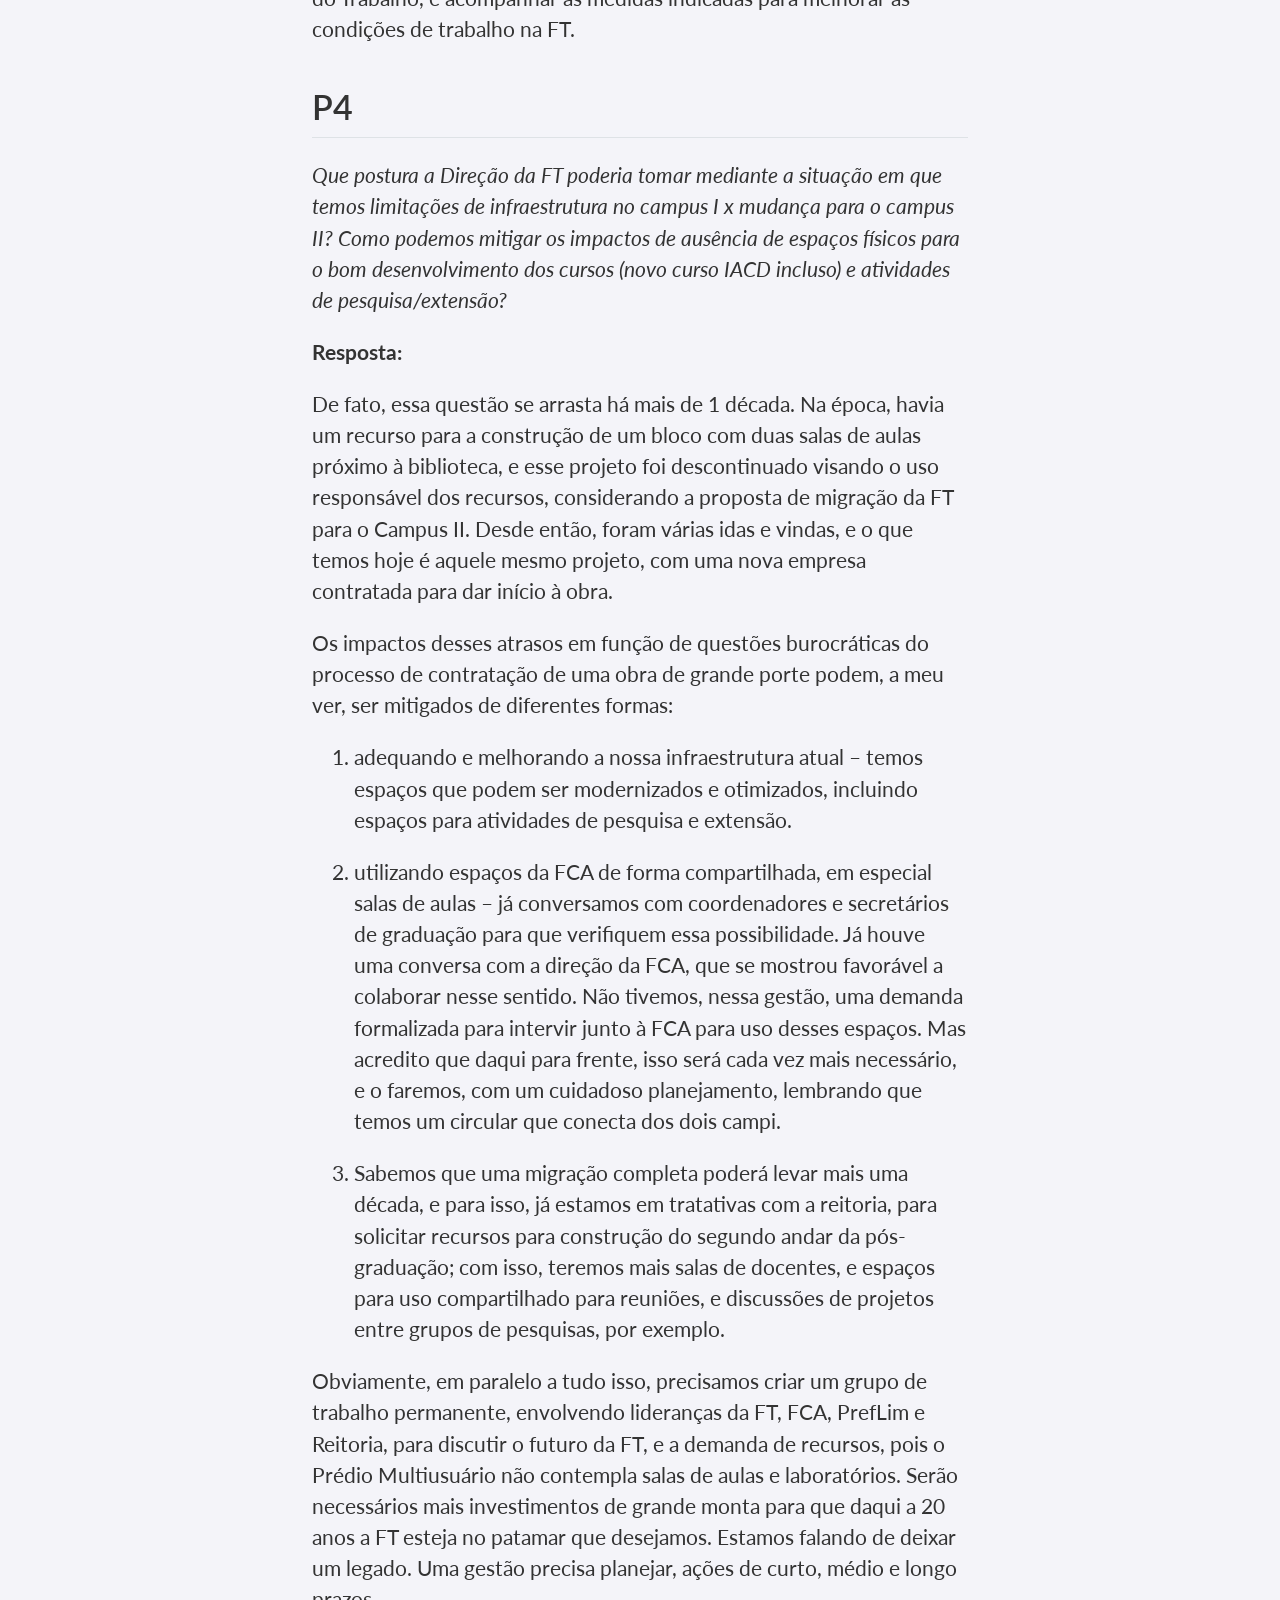
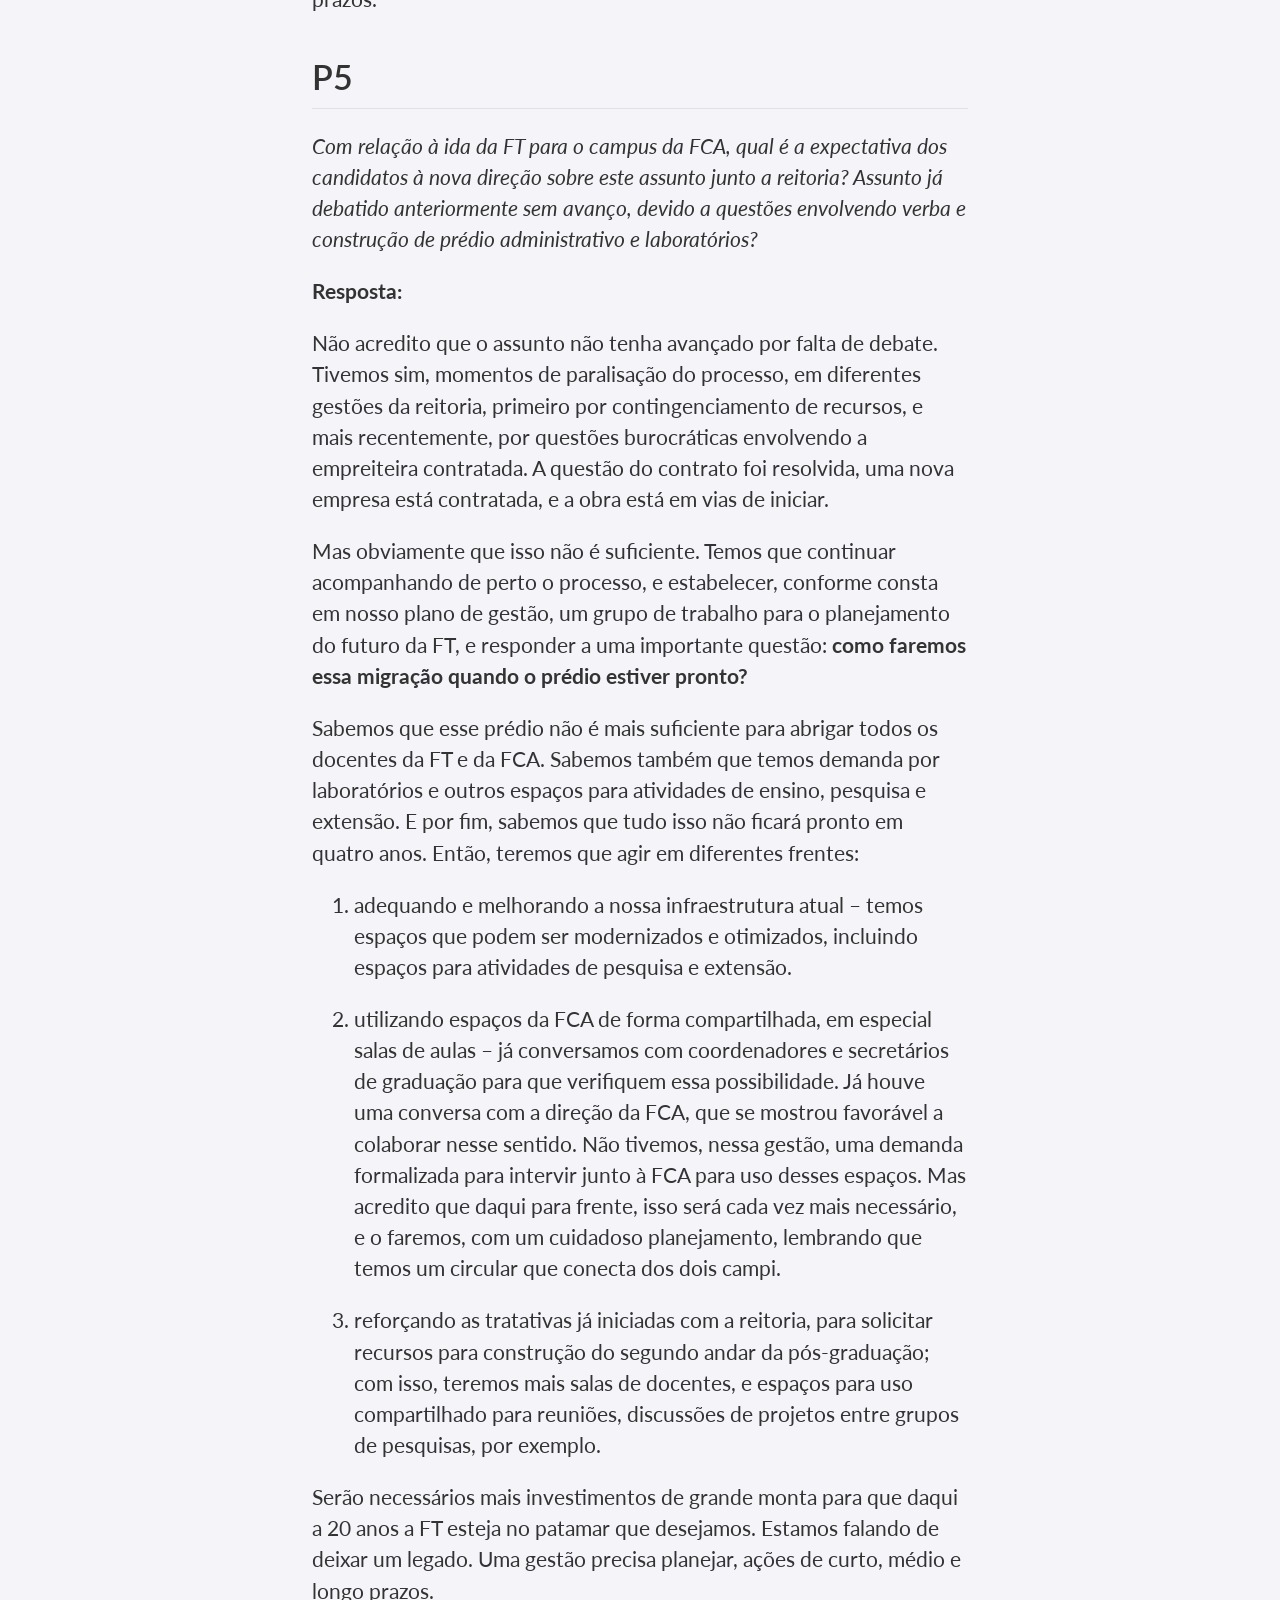
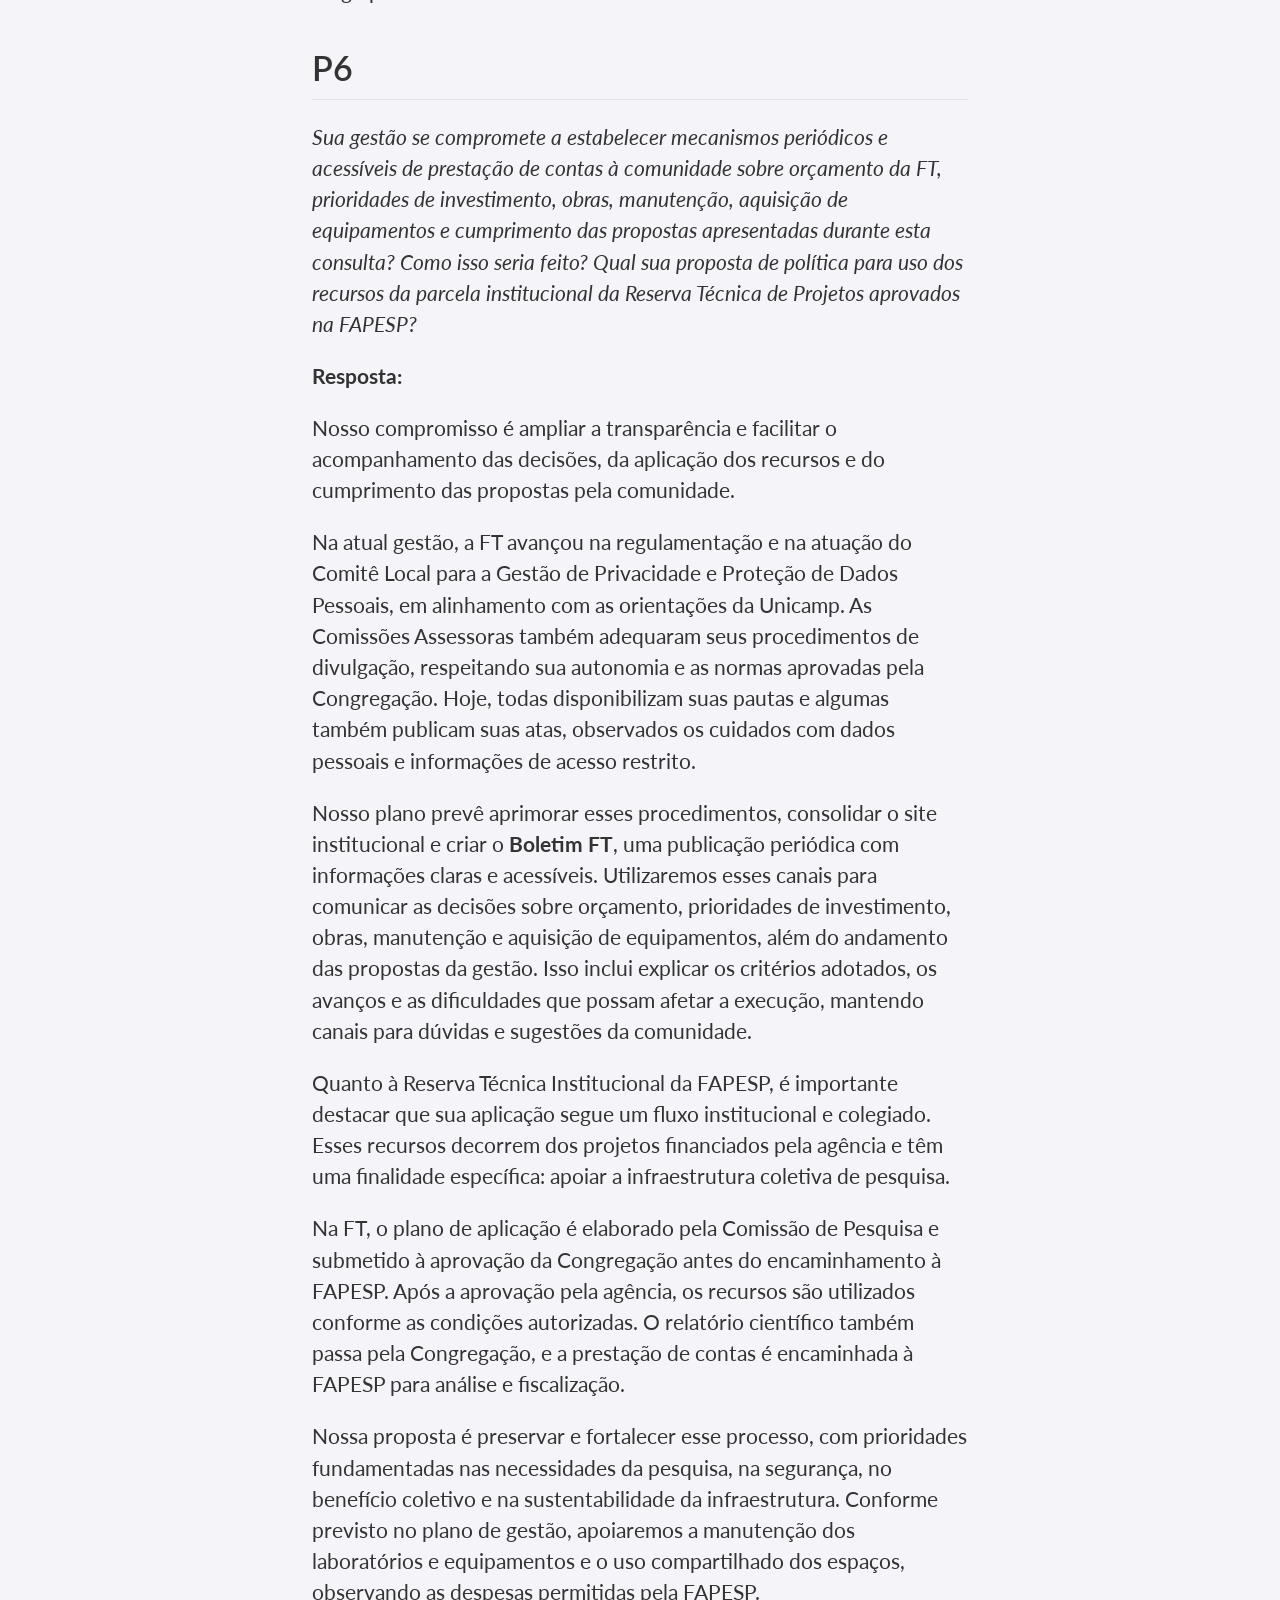
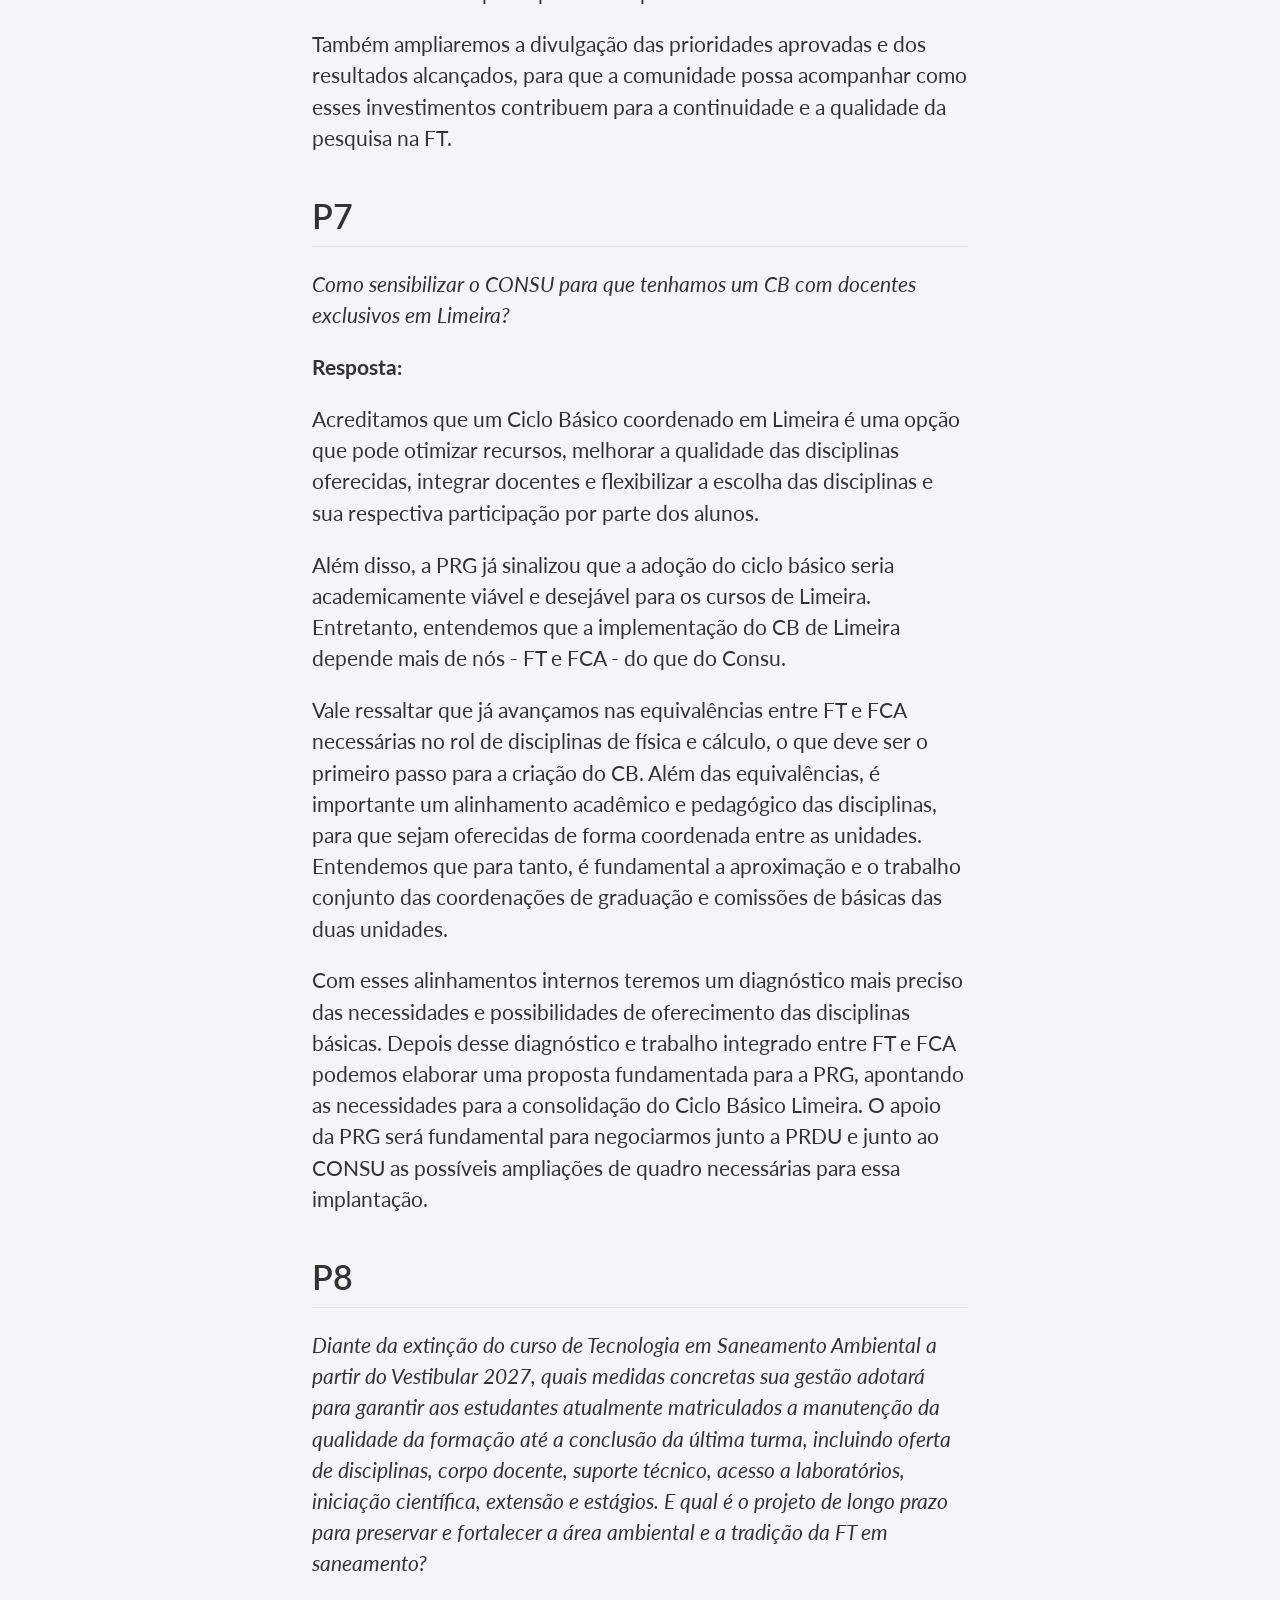
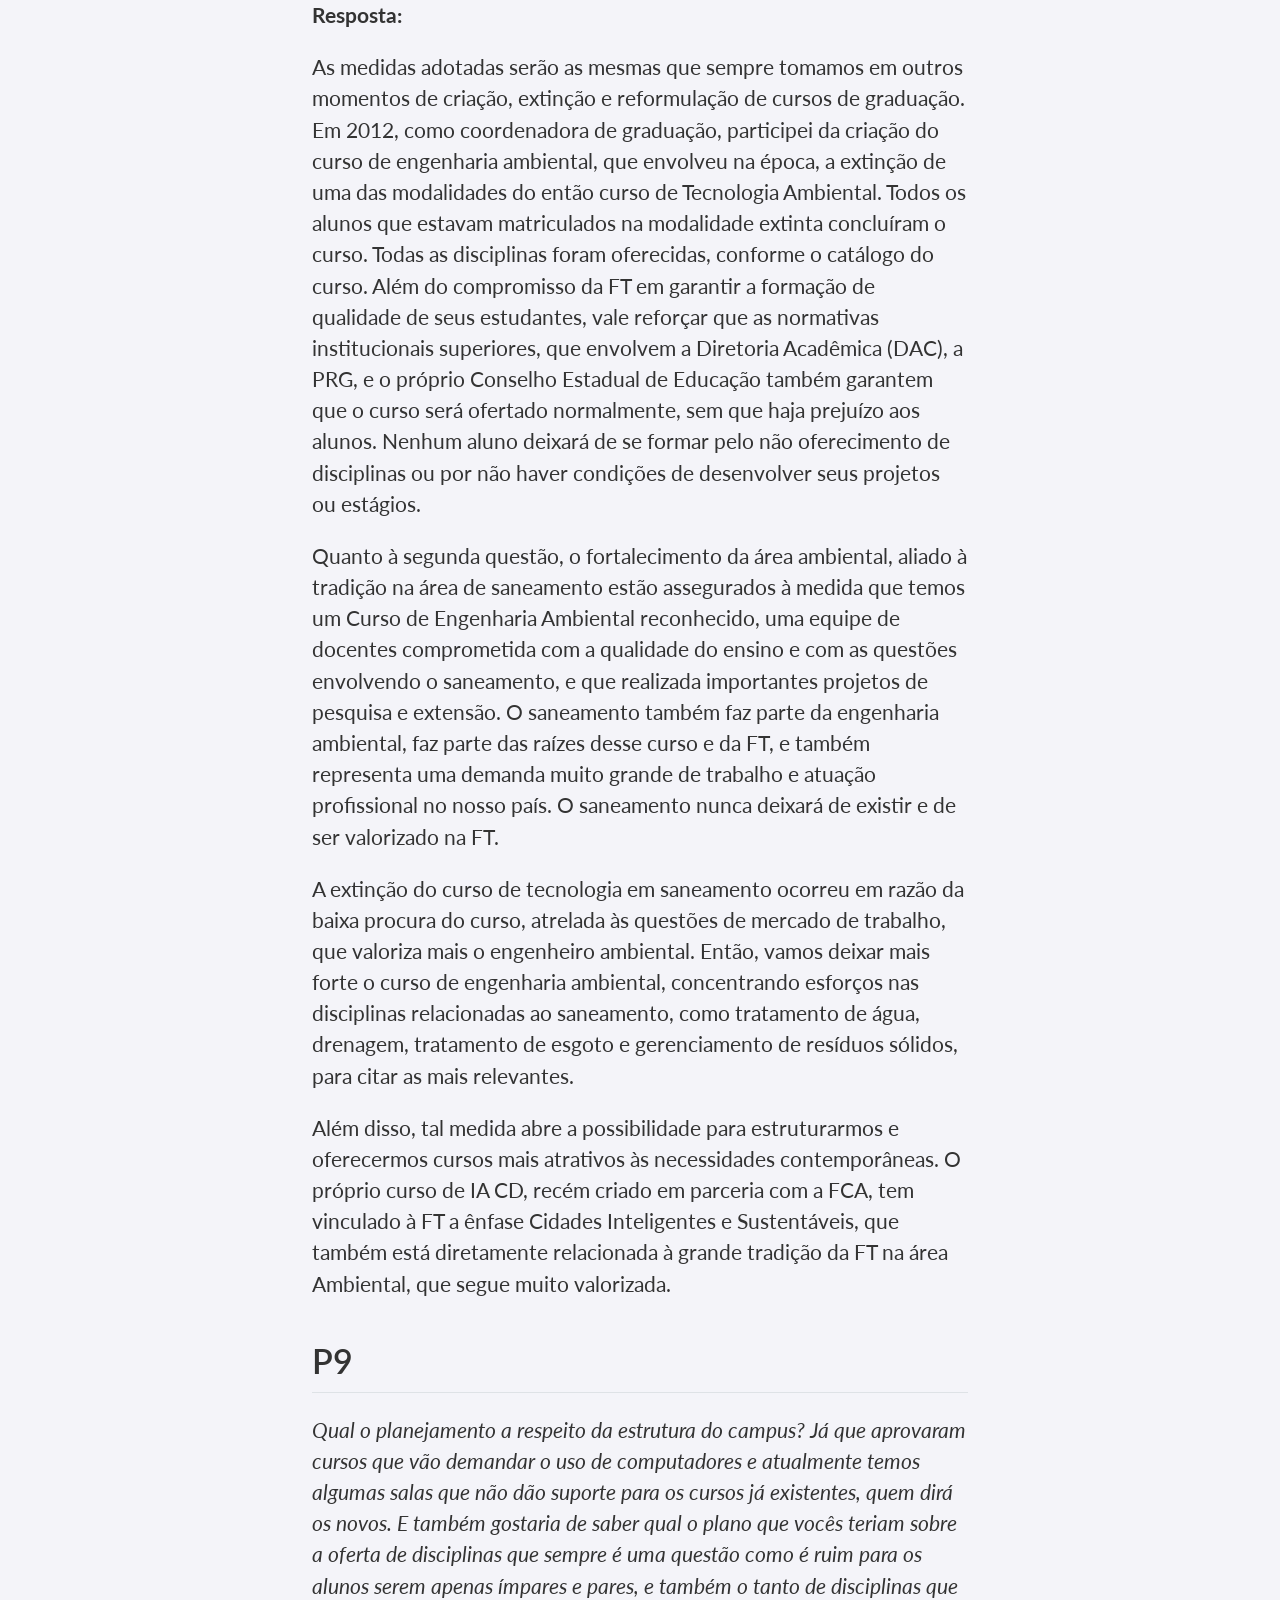
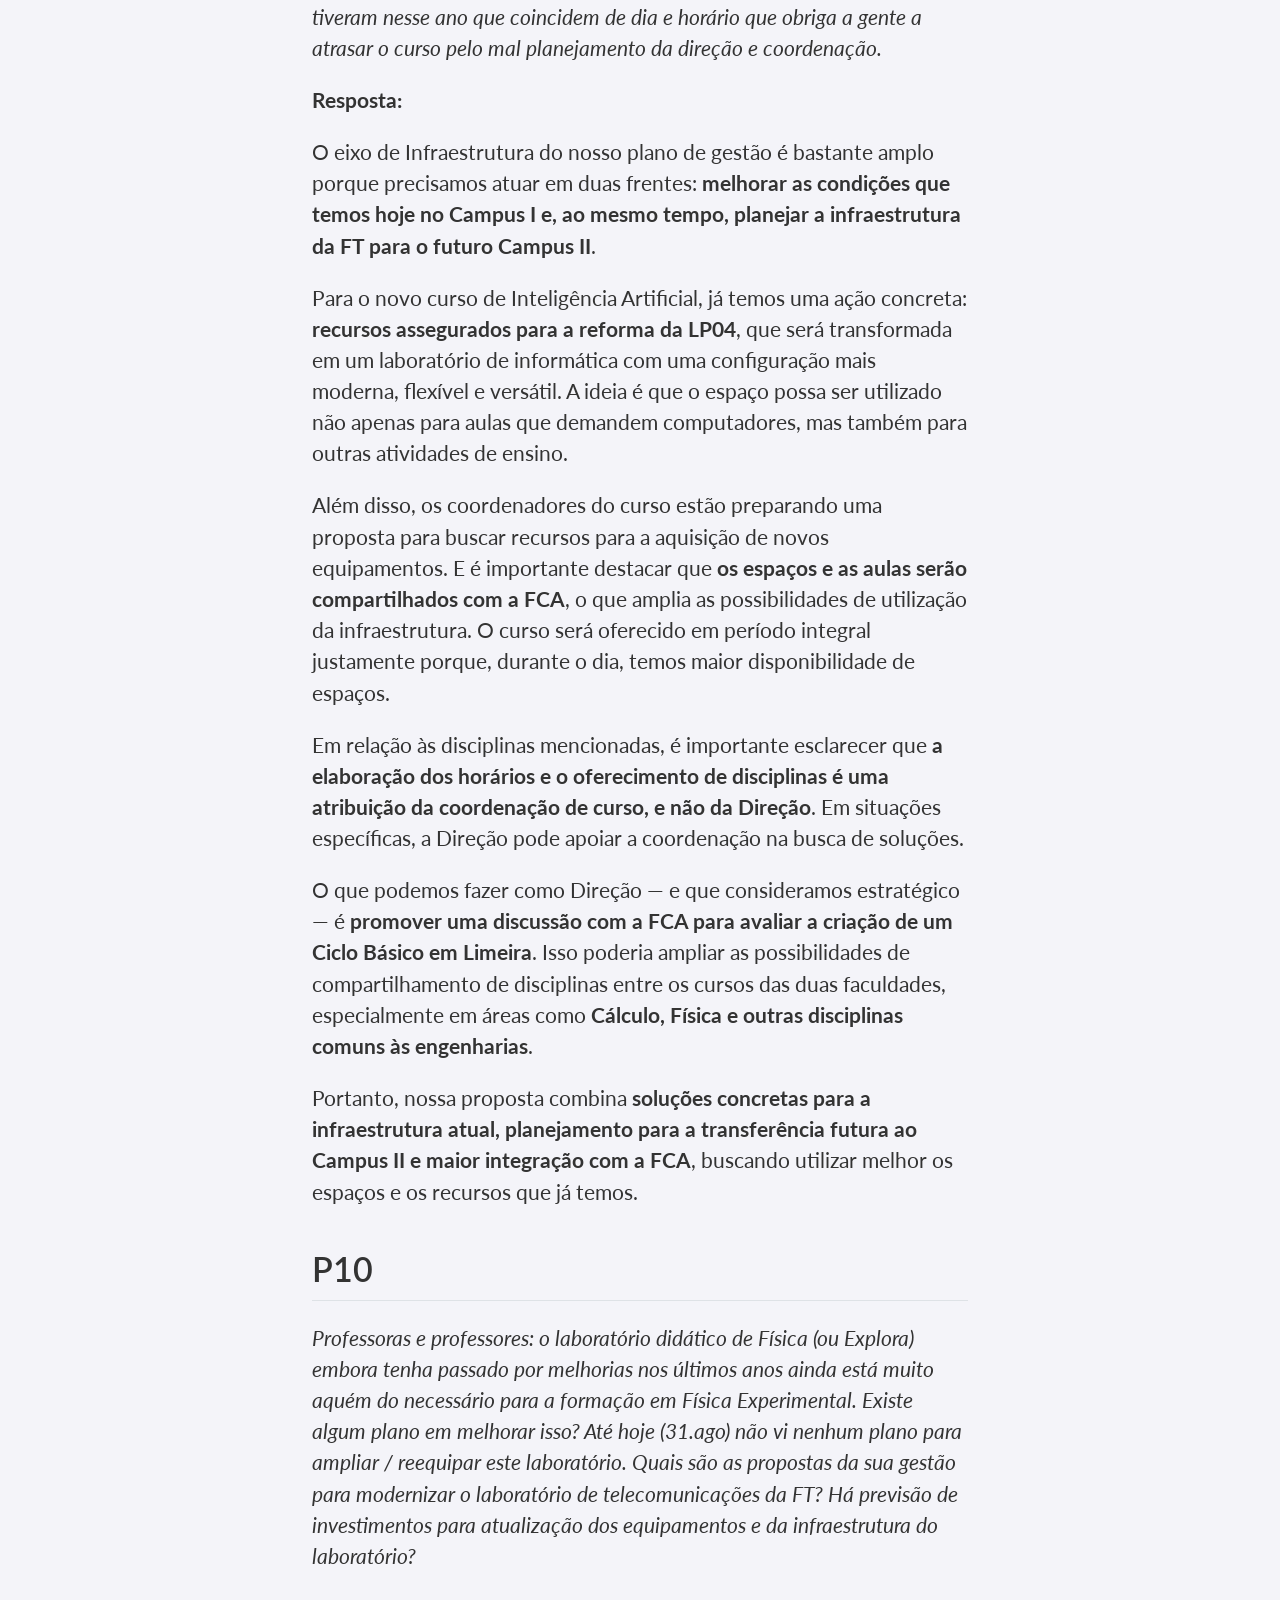
<file: docs/respostas-debate.html>
<!DOCTYPE html>
<html xmlns="http://www.w3.org/1999/xhtml" lang="pt" xml:lang="pt"><head>

<meta charset="utf-8">
<meta name="generator" content="quarto-1.10.18">

<meta name="viewport" content="width=device-width, initial-scale=1.0, user-scalable=yes">


<title>Respostas às questões encaminhadas pela comunidade no debate – Plano de Gestão FT - 2027-2030</title>
<style>
/* Default styles provided by pandoc.
** See https://pandoc.org/MANUAL.html#variables-for-html for config info.
*/
span.smallcaps{font-variant: small-caps;}
div.columns{display: flex; gap: 1.5em;}
div.column{flex: auto;}
@media screen {
div.columns{gap: min(4vw, 1.5em);}
div.column{overflow-x: auto;}
}
div.hanging-indent{margin-left: 1.5em; text-indent: -1.5em;}
ul.task-list{list-style: none;}
ul.task-list li input[type="checkbox"] {
  width: 0.8em;
  margin: 0 0.8em 0.2em -1em; /* quarto-specific, see https://github.com/quarto-dev/quarto-cli/issues/4556 */ 
  vertical-align: middle;
}
</style>


<script src="site_libs/quarto-nav/quarto-nav.js"></script>
<script src="site_libs/quarto-nav/headroom.min.js"></script>
<script src="site_libs/clipboard/clipboard.min.js"></script>
<script src="site_libs/quarto-search/autocomplete.umd.js"></script>
<script src="site_libs/quarto-search/fuse.min.js"></script>
<script src="site_libs/quarto-search/quarto-search.js"></script>
<meta name="quarto:offset" content="./">
<link href="./pdf.html" rel="prev">
<script src="site_libs/quarto-html/quarto.js" type="module"></script>
<script src="site_libs/quarto-html/tabsets/tabsets.js" type="module"></script>
<script src="site_libs/quarto-html/popper.min.js"></script>
<script src="site_libs/quarto-html/tippy.umd.min.js"></script>
<script src="site_libs/quarto-html/anchor.min.js"></script>
<link href="site_libs/quarto-html/tippy.css" rel="stylesheet">
<link href="site_libs/quarto-html/quarto-syntax-highlighting-64a204ab8560d761af7679ceaba22944.css" rel="stylesheet" id="quarto-text-highlighting-styles">
<script src="site_libs/bootstrap/bootstrap.min.js"></script>
<link href="site_libs/bootstrap/bootstrap-icons.css" rel="stylesheet">
<link href="site_libs/bootstrap/bootstrap-000528a02bdd10b214853d05560731a4.min.css" rel="stylesheet" append-hash="true" id="quarto-bootstrap" data-mode="light">
<script id="quarto-search-options" type="application/json">{
  "location": "navbar",
  "copy-button": false,
  "collapse-after": 3,
  "panel-placement": "end",
  "type": "overlay",
  "limit": 50,
  "keyboard-shortcut": [
    "f",
    "/",
    "s"
  ],
  "show-item-context": false,
  "language": {
    "search-no-results-text": "Nenhum resultado",
    "search-matching-documents-text": "documentos correspondentes",
    "search-copy-link-title": "Copiar link para a busca",
    "search-hide-matches-text": "Esconder correspondências adicionais",
    "search-more-match-text": "mais correspondência neste documento",
    "search-more-matches-text": "mais correspondências neste documento",
    "search-clear-button-title": "Limpar",
    "search-text-placeholder": "",
    "search-detached-cancel-button-title": "Cancelar",
    "search-submit-button-title": "Enviar",
    "search-label": "Procurar"
  }
}</script>


<link rel="stylesheet" href="styles.css">
</head>

<body class="nav-sidebar floating nav-fixed quarto-light">

<div id="quarto-search-results"></div>
  <header id="quarto-header" class="headroom fixed-top">
    <nav class="navbar navbar-expand-lg " data-bs-theme="dark">
      <div class="navbar-container container-fluid">
      <div class="navbar-brand-container mx-auto">
    <a class="navbar-brand" href="./index.html">
    <span class="navbar-title">Plano de Gestão FT - 2027-2030</span>
    </a>
  </div>
        <div class="quarto-navbar-tools tools-end">
</div>
      </div> <!-- /container-fluid -->
    </nav>
  <nav class="quarto-secondary-nav">
    <div class="container-fluid d-flex">
      <button type="button" class="quarto-btn-toggle btn" data-bs-toggle="collapse" role="button" data-bs-target=".quarto-sidebar-collapse-item" aria-controls="quarto-sidebar" aria-expanded="false" aria-label="Alternar barra lateral" onclick="if (window.quartoToggleHeadroom) { window.quartoToggleHeadroom(); }">
        <i class="bi bi-layout-text-sidebar-reverse"></i>
      </button>
        <nav class="quarto-page-breadcrumbs" aria-label="breadcrumb"><ol class="breadcrumb"><li class="breadcrumb-item"><a href="./respostas-debate.html"><span class="chapter-title">Respostas às questões encaminhadas pela comunidade no debate</span></a></li></ol></nav>
        <a class="flex-grow-1" role="navigation" data-bs-toggle="collapse" data-bs-target=".quarto-sidebar-collapse-item" aria-controls="quarto-sidebar" aria-expanded="false" aria-label="Alternar barra lateral" onclick="if (window.quartoToggleHeadroom) { window.quartoToggleHeadroom(); }">      
        </a>
    </div>
  </nav>
</header>
<!-- content -->
<div id="quarto-content" class="quarto-container page-columns page-rows-contents page-layout-full page-navbar">
<!-- sidebar -->
  <nav id="quarto-sidebar" class="sidebar collapse collapse-horizontal quarto-sidebar-collapse-item sidebar-navigation floating overflow-auto">
    <div class="sidebar-menu-container"> 
    <ul class="list-unstyled mt-1">
        <li class="sidebar-item">
  <div class="sidebar-item-container"> 
  <a href="./index.html" class="sidebar-item-text sidebar-link"><span class="chapter-title">Experiência para Avançar</span></a>
  </div>
</li>
        <li class="sidebar-item">
  <div class="sidebar-item-container"> 
  <a href="./quem-somos.html" class="sidebar-item-text sidebar-link"><span class="chapter-title">Quem somos</span></a>
  </div>
</li>
        <li class="sidebar-item">
  <div class="sidebar-item-container"> 
  <a href="./comunicacao.html" class="sidebar-item-text sidebar-link"><span class="chapter-title">Comunicação Institucional e Orientação à Comunidade</span></a>
  </div>
</li>
        <li class="sidebar-item">
  <div class="sidebar-item-container"> 
  <a href="./gestao.html" class="sidebar-item-text sidebar-link"><span class="chapter-title">Gestão Institucional e de Pessoas</span></a>
  </div>
</li>
        <li class="sidebar-item">
  <div class="sidebar-item-container"> 
  <a href="./direitos-humanos.html" class="sidebar-item-text sidebar-link"><span class="chapter-title">Direitos Humanos</span></a>
  </div>
</li>
        <li class="sidebar-item">
  <div class="sidebar-item-container"> 
  <a href="./graduacao.html" class="sidebar-item-text sidebar-link"><span class="chapter-title">Graduação</span></a>
  </div>
</li>
        <li class="sidebar-item">
  <div class="sidebar-item-container"> 
  <a href="./pos-graduacao.html" class="sidebar-item-text sidebar-link"><span class="chapter-title">Pós-Graduação</span></a>
  </div>
</li>
        <li class="sidebar-item">
  <div class="sidebar-item-container"> 
  <a href="./pesquisa.html" class="sidebar-item-text sidebar-link"><span class="chapter-title">Pesquisa</span></a>
  </div>
</li>
        <li class="sidebar-item">
  <div class="sidebar-item-container"> 
  <a href="./extensao.html" class="sidebar-item-text sidebar-link"><span class="chapter-title">Extensão</span></a>
  </div>
</li>
        <li class="sidebar-item">
  <div class="sidebar-item-container"> 
  <a href="./infra.html" class="sidebar-item-text sidebar-link"><span class="chapter-title">Infraestrutura Física</span></a>
  </div>
</li>
        <li class="sidebar-item">
  <div class="sidebar-item-container"> 
  <a href="./pdf.html" class="sidebar-item-text sidebar-link"><span class="chapter-title">Versão PDF do Plano</span></a>
  </div>
</li>
        <li class="sidebar-item">
  <div class="sidebar-item-container"> 
  <a href="./respostas-debate.html" class="sidebar-item-text sidebar-link active"><span class="chapter-title">Respostas às questões encaminhadas pela comunidade no debate</span></a>
  </div>
</li>
    </ul>
    </div>
</nav>
<div id="quarto-sidebar-glass" class="quarto-sidebar-collapse-item" data-bs-toggle="collapse" data-bs-target=".quarto-sidebar-collapse-item"></div>
<!-- margin-sidebar -->
    <div id="quarto-margin-sidebar" class="sidebar margin-sidebar">
        <nav id="TOC" role="doc-toc" class="toc-active">
    <h2 id="toc-title">Índice</h2>
   
  <ul>
  <li><a href="#p1" id="toc-p1" class="nav-link active" data-scroll-target="#p1">P1</a></li>
  <li><a href="#p2" id="toc-p2" class="nav-link" data-scroll-target="#p2">P2</a></li>
  <li><a href="#p3" id="toc-p3" class="nav-link" data-scroll-target="#p3">P3</a></li>
  <li><a href="#p4" id="toc-p4" class="nav-link" data-scroll-target="#p4">P4</a></li>
  <li><a href="#p5" id="toc-p5" class="nav-link" data-scroll-target="#p5">P5</a></li>
  <li><a href="#p6" id="toc-p6" class="nav-link" data-scroll-target="#p6">P6</a></li>
  <li><a href="#p7" id="toc-p7" class="nav-link" data-scroll-target="#p7">P7</a></li>
  <li><a href="#p8" id="toc-p8" class="nav-link" data-scroll-target="#p8">P8</a></li>
  <li><a href="#p9" id="toc-p9" class="nav-link" data-scroll-target="#p9">P9</a></li>
  <li><a href="#p10" id="toc-p10" class="nav-link" data-scroll-target="#p10">P10</a></li>
  <li><a href="#p11" id="toc-p11" class="nav-link" data-scroll-target="#p11">P11</a></li>
  <li><a href="#p12" id="toc-p12" class="nav-link" data-scroll-target="#p12">P12</a></li>
  <li><a href="#p13" id="toc-p13" class="nav-link" data-scroll-target="#p13">P13</a></li>
  <li><a href="#p14" id="toc-p14" class="nav-link" data-scroll-target="#p14">P14</a></li>
  <li><a href="#p15" id="toc-p15" class="nav-link" data-scroll-target="#p15">P15</a></li>
  <li><a href="#p16" id="toc-p16" class="nav-link" data-scroll-target="#p16">P16</a></li>
  <li><a href="#p17" id="toc-p17" class="nav-link" data-scroll-target="#p17">P17</a></li>
  <li><a href="#p18" id="toc-p18" class="nav-link" data-scroll-target="#p18">P18</a></li>
  </ul>
</nav>
    </div>
<!-- main -->
<main class="content column-body" id="quarto-document-content">

<header id="title-block-header" class="quarto-title-block default">
<div class="quarto-title">
<h1 class="title"><span class="chapter-title">Respostas às questões encaminhadas pela comunidade no debate</span></h1>
</div>



<div class="quarto-title-meta column-body">

    
  
    
  </div>
  


</header>


<p><strong>Respostas da Chapa Carmen &amp; Vitor às questões encaminhadas pela comunidade no debate para a eleição da Direção da Faculdade de Tecnologia</strong></p>
<p><strong>Debate realizado em 23 de setembro de 2026</strong></p>
<section id="p1" class="level2">
<h2 class="anchored" data-anchor-id="p1">P1</h2>
<p><em>Comumente a direção da FT é concorrida apenas por uma única chapa e acaba sendo essa a ocupar o cargo. Entretanto, quando há disputa entre mais chapas o contundente é pensar que há uma divergência de ideias, políticas, ações e valores entre a gestão atual e a da sua chapa. Com isso em mente, quais são os principais pontos negativos da gestão atual que vocês querem melhorar ou mudar?</em></p>
<p><strong>Resposta:</strong></p>
<p>Antes de tudo, é importante esclarecer que desde que a FT foi criada, em 2009, todas as eleições para direção tiveram duas chapas. Entendemos que a existência de duas chapas é natural e faz parte do processo democrático.</p>
<p>Como Diretora Associada, eu faço parte da atual gestão da FT, e isso me permitiu conhecer a fundo as potencialidades e os desafios da FT, participar de decisões, e acompanhar conquistas.</p>
<p>A nossa candidatura nasce justamente dessa experiência, e representa uma <strong>continuidade, mas não uma continuidade passiva</strong>. Queremos preservar aquilo que entendemos que deu certo, avançar nas iniciativas que estão em andamento e propor mudanças onde identificamos que ainda podemos fazer melhor.</p>
<p>Se eu tivesse que apontar os principais aspectos que queremos aprimorar, destacaria inicialmente a <strong>participação da comunidade na gestão</strong>. Acredito que podemos ampliar os espaços para que docentes, servidores técnico-administrativos e estudantes participem mais ativamente da definição das prioridades da Faculdade e do acompanhamento das ações realizadas.</p>
<p>Outro ponto é a <strong>comunicação institucional</strong>. Podemos tornar os processos mais claros, ampliar a transparência sobre as decisões e melhorar a circulação das informações dentro da Faculdade.</p>
<p>Também precisamos dar uma atenção ainda maior à <strong>gestão de pessoas</strong>. A FT mudou muito nos últimos anos: temos novos docentes, novos servidores, novos cursos e novas demandas. Precisamos olhar para as carreiras, ações de capacitação, distribuição de pessoal, processos administrativos e condições de trabalho de uma maneira mais planejada e integrada.</p>
<p>Aliado a esse crescimento está uma das questões mais desafiadoras em termos de gestão, que é <strong>infraestrutura</strong>. Tenho acompanhado essa questão muito de perto, e vocês podem verificar em nosso plano todos os detalhes das propostas que temos em relação à infraestrutura da FT e da nossa migração para o Campus II.</p>
<p>E há um aspecto que, para nós, precisa estar presente em todas essas dimensões: <strong>o cuidado com as pessoas e o fortalecimento do sentimento de pertencimento à FT</strong>. Queremos que as pessoas se sintam acolhidas, respeitadas e valorizadas aqui dentro, e que as diferenças sejam vistas como parte da riqueza da nossa comunidade.</p>
<p>Então, eu não apontaria “pontos negativos da gestão atual”. O que estamos fazendo é olhar para o caminho que percorremos, reconhecer os avanços e perguntar: <strong>o que podemos fazer melhor nos próximos quatro anos?</strong></p>
<p>E é justamente aí que está a nossa proposta: uma gestão que dê continuidade ao que foi construído, mas que seja ainda mais participativa, transparente, planejada e próxima das pessoas. A nossa candidatura não nasce de uma ruptura com a FT que temos hoje, mas da nossa disposição de construir, junto com a comunidade, a FT que queremos ter nos próximos anos.</p>
</section>
<section id="p2" class="level2">
<h2 class="anchored" data-anchor-id="p2">P2</h2>
<p><em>Sabemos que muitas das reivindicações dos estudantes de Limeira dependem de decisões da Reitoria ou da Prefeitura, e não exclusivamente da direção da FT. Sendo assim, qual é, na visão de vocês, o papel de um diretor diante dessas demandas? Gostaria de entender quais são os planos dos candidatos em relação às reivindicações levantadas sobre a FT.</em></p>
<p><strong>Resposta:</strong></p>
<p>Agradeço a pergunta, e de antemão já respondo que na minha visão, o diretor não pode responder simplesmente que “isso não depende da Faculdade”. Se a demanda é apresentada pelos nossos estudantes e diz respeito às condições de ensino, permanência e vida acadêmica em Limeira, cabe à Direção <strong>acolher a reivindicação, compreender o problema, identificar onde está a competência para a decisão, fazer a interlocução com essa instância, acompanhar o encaminhamento e dar retorno à comunidade.</strong></p>
<p>A própria Carta de Compromissos assinada pelo Prof.&nbsp;Leonardo, e apresentada ao movimento estudantil neste ano, mostra que muitas dessas demandas exigem exatamente esse tipo de articulação. Há nessa carta questões relacionadas à infraestrutura, à contratação de técnicos, à ampliação de laboratórios, às equivalências de disciplinas e às bolsas PAD/PED. Muitas dessas demandas dependem de articulação da direção com a CVND, a PRDU, a CGU, a DETIC entre outros órgãos. A questão, portanto, não é apenas reconhecer a existência do problema, mas <strong>acompanhar o caminho institucional necessário para enfrentá-lo.</strong></p>
<p>Nossa proposta é dar continuidade a essa lógica, mas fortalecendo três dimensões: <strong>escuta, articulação e acompanhamento.</strong></p>
<ul>
<li><p><strong>Primeiro: escuta.</strong> Queremos estabelecer canais de diálogo com as representações estudantis, os Centros Acadêmicos e o Diretório Acadêmico. <strong>As reivindicações não devem chegar à Direção apenas quando um problema já se tornou uma crise.</strong></p></li>
<li><p><strong>Segundo: articulação.</strong> Quando uma demanda depender da Reitoria, de uma Pró-Reitoria, da Prefeitura ou de outro órgão da Universidade, a Direção deve fazer a interlocução institucional necessária. Um exemplo concreto é a questão da infraestrutura para os estudantes. A Carta de Compromissos já reconhecia a possibilidade de utilização de um espaço para Centros Acadêmicos, salas de estudo, copa e banheiro multigênero, envolvendo também a PREFLIM e uma equipe de projetos. Esse tipo de demanda exige justamente <strong>capacidade de articulação entre diferentes atores.</strong></p></li>
<li><p><strong>Terceiro: acompanhamento e transparência.</strong> É preciso estabelecer responsáveis, acompanhar prazos, informar os estudantes sobre o andamento e, quando uma solicitação não puder ser atendida, explicar claramente as razões e quais alternativas estão sendo buscadas.</p></li>
</ul>
<p>Por isso, diante das reivindicações levantadas pelos estudantes de Limeira, nosso compromisso é trabalhar em duas frentes:</p>
<ul>
<li><p>Aquilo que estiver sob responsabilidade direta da FT, queremos enfrentar com planejamento, prioridade e prazo.</p></li>
<li><p>Aquilo que depender de outras instâncias, queremos levar adiante institucionalmente, com articulação, persistência, transparência e prestação de contas.</p></li>
</ul>
</section>
<section id="p3" class="level2">
<h2 class="anchored" data-anchor-id="p3">P3</h2>
<p><em>Qual é a sua posição sobre a aquisição de equipamentos ergonômicos para os funcionários da FT, considerando a importância da saúde e bem-estar no ambiente de trabalho? Como pretende equilibrar o orçamento da unidade para garantir melhorias na infraestrutura, incluindo mobiliário e equipamentos que favoreçam a ergonomia? A direção deve ser responsabilizada por problemas de saúde ocupacional decorrentes da falta de ergonomia? Qual seria sua postura diante de uma demanda formal dos servidores?</em></p>
<p><strong>Resposta:</strong></p>
<ol type="1">
<li><strong>Sobre a aquisição de mobiliário e equipamentos ergonômicos</strong></li>
</ol>
<p>Somos favoráveis à aquisição de mobiliário e equipamentos que contribuam para a saúde e o bem-estar dos servidores. Atualmente, as áreas da FT dispõem de recursos orçamentários e autonomia para encaminhar solicitações, observados os procedimentos da Unidade. Nosso compromisso é apoiar as adequações necessárias, com <strong>orientação técnica</strong> para que os itens adquiridos atendam as necessidades de aquisições.</p>
<ol start="2" type="1">
<li><strong>Planejamento do orçamento e prioridades de investimento</strong></li>
</ol>
<p>Nosso plano de gestão prevê a modernização dos espaços e equipamentos, incluindo os ambientes administrativos, com planejamento e uso responsável dos recursos.</p>
<p>As necessidades de adequação ergonômica devem integrar esse planejamento. Para definir prioridades, buscaremos o <strong>apoio técnico da DGRH</strong>, considerando os riscos identificados, a urgência das intervenções e as condições de trabalho dos servidores. Isso permitirá organizar as aquisições e buscar apoio institucional quando os recursos disponíveis na Unidade forem insuficientes.</p>
<ol start="3" type="1">
<li><strong>Responsabilidade da Direção pela saúde e segurança no trabalho</strong></li>
</ol>
<p>A Direção tem responsabilidade na promoção de condições adequadas de trabalho e no encaminhamento das medidas de prevenção. A política da Unicamp estabelece uma atuação conjunta da DGRH, das direções, dos RHs locais e das chefias, dentro de suas competências.</p>
<p>Quanto à responsabilização por um problema específico de saúde ocupacional, é necessário avaliar os fatos, as condições de trabalho e as providências adotadas, com análise técnica e apuração pelas instâncias competentes.</p>
<p>Nossa postura será receber as manifestações, encaminhar as adequações necessárias e acompanhar sua execução. Também desenvolveremos um trabalho preventivo com as chefias, o RH e a participação dos servidores, para identificar necessidades.</p>
<ol start="4" type="1">
<li><strong>Postura diante de uma demanda formal</strong></li>
</ol>
<p>Uma demanda formal será acolhida, registrada e avaliada com o apoio da área competente da DGRH, mantendo o servidor informado sobre os encaminhamentos.</p>
<p>Neste ano, recebemos uma solicitação relacionada à ergonomia, inicialmente apresentada ao setor financeiro, que orientou sua validação pela chefia. Quando a demanda chegou ao conhecimento da Direção, foi aprovada. Além disso, a Seção de Recursos Humanos da FT e o diretor realizaram consultas à DGRH para obter orientação sobre o assunto.</p>
<p>Nosso compromisso é dar continuidade às tratativas com a DGRH, cuja área de ergonomia está atualmente vinculada à Divisão de Segurança do Trabalho, e acompanhar as medidas indicadas para melhorar as condições de trabalho na FT.</p>
</section>
<section id="p4" class="level2">
<h2 class="anchored" data-anchor-id="p4">P4</h2>
<p><em>Que postura a Direção da FT poderia tomar mediante a situação em que temos limitações de infraestrutura no campus I x mudança para o campus II? Como podemos mitigar os impactos de ausência de espaços físicos para o bom desenvolvimento dos cursos (novo curso IACD incluso) e atividades de pesquisa/extensão?</em></p>
<p><strong>Resposta:</strong></p>
<p>De fato, essa questão se arrasta há mais de 1 década. Na época, havia um recurso para a construção de um bloco com duas salas de aulas próximo à biblioteca, e esse projeto foi descontinuado visando o uso responsável dos recursos, considerando a proposta de migração da FT para o Campus II. Desde então, foram várias idas e vindas, e o que temos hoje é aquele mesmo projeto, com uma nova empresa contratada para dar início à obra.</p>
<p>Os impactos desses atrasos em função de questões burocráticas do processo de contratação de uma obra de grande porte podem, a meu ver, ser mitigados de diferentes formas:</p>
<ol type="1">
<li><p>adequando e melhorando a nossa infraestrutura atual – temos espaços que podem ser modernizados e otimizados, incluindo espaços para atividades de pesquisa e extensão.</p></li>
<li><p>utilizando espaços da FCA de forma compartilhada, em especial salas de aulas – já conversamos com coordenadores e secretários de graduação para que verifiquem essa possibilidade. Já houve uma conversa com a direção da FCA, que se mostrou favorável a colaborar nesse sentido. Não tivemos, nessa gestão, uma demanda formalizada para intervir junto à FCA para uso desses espaços. Mas acredito que daqui para frente, isso será cada vez mais necessário, e o faremos, com um cuidadoso planejamento, lembrando que temos um circular que conecta dos dois campi.</p></li>
<li><p>Sabemos que uma migração completa poderá levar mais uma década, e para isso, já estamos em tratativas com a reitoria, para solicitar recursos para construção do segundo andar da pós-graduação; com isso, teremos mais salas de docentes, e espaços para uso compartilhado para reuniões, e discussões de projetos entre grupos de pesquisas, por exemplo.</p></li>
</ol>
<p>Obviamente, em paralelo a tudo isso, precisamos criar um grupo de trabalho permanente, envolvendo lideranças da FT, FCA, PrefLim e Reitoria, para discutir o futuro da FT, e a demanda de recursos, pois o Prédio Multiusuário não contempla salas de aulas e laboratórios. Serão necessários mais investimentos de grande monta para que daqui a 20 anos a FT esteja no patamar que desejamos. Estamos falando de deixar um legado. Uma gestão precisa planejar, ações de curto, médio e longo prazos.</p>
</section>
<section id="p5" class="level2">
<h2 class="anchored" data-anchor-id="p5">P5</h2>
<p><em>Com relação à ida da FT para o campus da FCA, qual é a expectativa dos candidatos à nova direção sobre este assunto junto a reitoria? Assunto já debatido anteriormente sem avanço, devido a questões envolvendo verba e construção de prédio administrativo e laboratórios?</em></p>
<p><strong>Resposta:</strong></p>
<p>Não acredito que o assunto não tenha avançado por falta de debate. Tivemos sim, momentos de paralisação do processo, em diferentes gestões da reitoria, primeiro por contingenciamento de recursos, e mais recentemente, por questões burocráticas envolvendo a empreiteira contratada. A questão do contrato foi resolvida, uma nova empresa está contratada, e a obra está em vias de iniciar.</p>
<p>Mas obviamente que isso não é suficiente. Temos que continuar acompanhando de perto o processo, e estabelecer, conforme consta em nosso plano de gestão, um grupo de trabalho para o planejamento do futuro da FT, e responder a uma importante questão: <strong>como faremos essa migração quando o prédio estiver pronto?</strong></p>
<p>Sabemos que esse prédio não é mais suficiente para abrigar todos os docentes da FT e da FCA. Sabemos também que temos demanda por laboratórios e outros espaços para atividades de ensino, pesquisa e extensão. E por fim, sabemos que tudo isso não ficará pronto em quatro anos. Então, teremos que agir em diferentes frentes:</p>
<ol type="1">
<li><p>adequando e melhorando a nossa infraestrutura atual – temos espaços que podem ser modernizados e otimizados, incluindo espaços para atividades de pesquisa e extensão.</p></li>
<li><p>utilizando espaços da FCA de forma compartilhada, em especial salas de aulas – já conversamos com coordenadores e secretários de graduação para que verifiquem essa possibilidade. Já houve uma conversa com a direção da FCA, que se mostrou favorável a colaborar nesse sentido. Não tivemos, nessa gestão, uma demanda formalizada para intervir junto à FCA para uso desses espaços. Mas acredito que daqui para frente, isso será cada vez mais necessário, e o faremos, com um cuidadoso planejamento, lembrando que temos um circular que conecta dos dois campi.</p></li>
<li><p>reforçando as tratativas já iniciadas com a reitoria, para solicitar recursos para construção do segundo andar da pós-graduação; com isso, teremos mais salas de docentes, e espaços para uso compartilhado para reuniões, discussões de projetos entre grupos de pesquisas, por exemplo.</p></li>
</ol>
<p>Serão necessários mais investimentos de grande monta para que daqui a 20 anos a FT esteja no patamar que desejamos. Estamos falando de deixar um legado. Uma gestão precisa planejar, ações de curto, médio e longo prazos.</p>
</section>
<section id="p6" class="level2">
<h2 class="anchored" data-anchor-id="p6">P6</h2>
<p><em>Sua gestão se compromete a estabelecer mecanismos periódicos e acessíveis de prestação de contas à comunidade sobre orçamento da FT, prioridades de investimento, obras, manutenção, aquisição de equipamentos e cumprimento das propostas apresentadas durante esta consulta? Como isso seria feito? Qual sua proposta de política para uso dos recursos da parcela institucional da Reserva Técnica de Projetos aprovados na FAPESP?</em></p>
<p><strong>Resposta:</strong></p>
<p>Nosso compromisso é ampliar a transparência e facilitar o acompanhamento das decisões, da aplicação dos recursos e do cumprimento das propostas pela comunidade.</p>
<p>Na atual gestão, a FT avançou na regulamentação e na atuação do Comitê Local para a Gestão de Privacidade e Proteção de Dados Pessoais, em alinhamento com as orientações da Unicamp. As Comissões Assessoras também adequaram seus procedimentos de divulgação, respeitando sua autonomia e as normas aprovadas pela Congregação. Hoje, todas disponibilizam suas pautas e algumas também publicam suas atas, observados os cuidados com dados pessoais e informações de acesso restrito.</p>
<p>Nosso plano prevê aprimorar esses procedimentos, consolidar o site institucional e criar o <strong>Boletim FT</strong>, uma publicação periódica com informações claras e acessíveis. Utilizaremos esses canais para comunicar as decisões sobre orçamento, prioridades de investimento, obras, manutenção e aquisição de equipamentos, além do andamento das propostas da gestão. Isso inclui explicar os critérios adotados, os avanços e as dificuldades que possam afetar a execução, mantendo canais para dúvidas e sugestões da comunidade.</p>
<p>Quanto à Reserva Técnica Institucional da FAPESP, é importante destacar que sua aplicação segue um fluxo institucional e colegiado. Esses recursos decorrem dos projetos financiados pela agência e têm uma finalidade específica: apoiar a infraestrutura coletiva de pesquisa.</p>
<p>Na FT, o plano de aplicação é elaborado pela Comissão de Pesquisa e submetido à aprovação da Congregação antes do encaminhamento à FAPESP. Após a aprovação pela agência, os recursos são utilizados conforme as condições autorizadas. O relatório científico também passa pela Congregação, e a prestação de contas é encaminhada à FAPESP para análise e fiscalização.</p>
<p>Nossa proposta é preservar e fortalecer esse processo, com prioridades fundamentadas nas necessidades da pesquisa, na segurança, no benefício coletivo e na sustentabilidade da infraestrutura. Conforme previsto no plano de gestão, apoiaremos a manutenção dos laboratórios e equipamentos e o uso compartilhado dos espaços, observando as despesas permitidas pela FAPESP.</p>
<p>Também ampliaremos a divulgação das prioridades aprovadas e dos resultados alcançados, para que a comunidade possa acompanhar como esses investimentos contribuem para a continuidade e a qualidade da pesquisa na FT.</p>
</section>
<section id="p7" class="level2">
<h2 class="anchored" data-anchor-id="p7">P7</h2>
<p><em>Como sensibilizar o CONSU para que tenhamos um CB com docentes exclusivos em Limeira?</em></p>
<p><strong>Resposta:</strong></p>
<p>Acreditamos que um Ciclo Básico coordenado em Limeira é uma opção que pode otimizar recursos, melhorar a qualidade das disciplinas oferecidas, integrar docentes e flexibilizar a escolha das disciplinas e sua respectiva participação por parte dos alunos.</p>
<p>Além disso, a PRG já sinalizou que a adoção do ciclo básico seria academicamente viável e desejável para os cursos de Limeira. Entretanto, entendemos que a implementação do CB de Limeira depende mais de nós - FT e FCA - do que do Consu.</p>
<p>Vale ressaltar que já avançamos nas equivalências entre FT e FCA necessárias no rol de disciplinas de física e cálculo, o que deve ser o primeiro passo para a criação do CB. Além das equivalências, é importante um alinhamento acadêmico e pedagógico das disciplinas, para que sejam oferecidas de forma coordenada entre as unidades. Entendemos que para tanto, é fundamental a aproximação e o trabalho conjunto das coordenações de graduação e comissões de básicas das duas unidades.</p>
<p>Com esses alinhamentos internos teremos um diagnóstico mais preciso das necessidades e possibilidades de oferecimento das disciplinas básicas. Depois desse diagnóstico e trabalho integrado entre FT e FCA podemos elaborar uma proposta fundamentada para a PRG, apontando as necessidades para a consolidação do Ciclo Básico Limeira. O apoio da PRG será fundamental para negociarmos junto a PRDU e junto ao CONSU as possíveis ampliações de quadro necessárias para essa implantação.</p>
</section>
<section id="p8" class="level2">
<h2 class="anchored" data-anchor-id="p8">P8</h2>
<p><em>Diante da extinção do curso de Tecnologia em Saneamento Ambiental a partir do Vestibular 2027, quais medidas concretas sua gestão adotará para garantir aos estudantes atualmente matriculados a manutenção da qualidade da formação até a conclusão da última turma, incluindo oferta de disciplinas, corpo docente, suporte técnico, acesso a laboratórios, iniciação científica, extensão e estágios. E qual é o projeto de longo prazo para preservar e fortalecer a área ambiental e a tradição da FT em saneamento?</em></p>
<p><strong>Resposta:</strong></p>
<p>As medidas adotadas serão as mesmas que sempre tomamos em outros momentos de criação, extinção e reformulação de cursos de graduação. Em 2012, como coordenadora de graduação, participei da criação do curso de engenharia ambiental, que envolveu na época, a extinção de uma das modalidades do então curso de Tecnologia Ambiental. Todos os alunos que estavam matriculados na modalidade extinta concluíram o curso. Todas as disciplinas foram oferecidas, conforme o catálogo do curso. Além do compromisso da FT em garantir a formação de qualidade de seus estudantes, vale reforçar que as normativas institucionais superiores, que envolvem a Diretoria Acadêmica (DAC), a PRG, e o próprio Conselho Estadual de Educação também garantem que o curso será ofertado normalmente, sem que haja prejuízo aos alunos. Nenhum aluno deixará de se formar pelo não oferecimento de disciplinas ou por não haver condições de desenvolver seus projetos ou estágios.</p>
<p>Quanto à segunda questão, o fortalecimento da área ambiental, aliado à tradição na área de saneamento estão assegurados à medida que temos um Curso de Engenharia Ambiental reconhecido, uma equipe de docentes comprometida com a qualidade do ensino e com as questões envolvendo o saneamento, e que realizada importantes projetos de pesquisa e extensão. O saneamento também faz parte da engenharia ambiental, faz parte das raízes desse curso e da FT, e também representa uma demanda muito grande de trabalho e atuação profissional no nosso país. O saneamento nunca deixará de existir e de ser valorizado na FT.</p>
<p>A extinção do curso de tecnologia em saneamento ocorreu em razão da baixa procura do curso, atrelada às questões de mercado de trabalho, que valoriza mais o engenheiro ambiental. Então, vamos deixar mais forte o curso de engenharia ambiental, concentrando esforços nas disciplinas relacionadas ao saneamento, como tratamento de água, drenagem, tratamento de esgoto e gerenciamento de resíduos sólidos, para citar as mais relevantes.</p>
<p>Além disso, tal medida abre a possibilidade para estruturarmos e oferecermos cursos mais atrativos às necessidades contemporâneas. O próprio curso de IA CD, recém criado em parceria com a FCA, tem vinculado à FT a ênfase Cidades Inteligentes e Sustentáveis, que também está diretamente relacionada à grande tradição da FT na área Ambiental, que segue muito valorizada.</p>
</section>
<section id="p9" class="level2">
<h2 class="anchored" data-anchor-id="p9">P9</h2>
<p><em>Qual o planejamento a respeito da estrutura do campus? Já que aprovaram cursos que vão demandar o uso de computadores e atualmente temos algumas salas que não dão suporte para os cursos já existentes, quem dirá os novos. E também gostaria de saber qual o plano que vocês teriam sobre a oferta de disciplinas que sempre é uma questão como é ruim para os alunos serem apenas ímpares e pares, e também o tanto de disciplinas que tiveram nesse ano que coincidem de dia e horário que obriga a gente a atrasar o curso pelo mal planejamento da direção e coordenação.</em></p>
<p><strong>Resposta:</strong></p>
<p>O eixo de Infraestrutura do nosso plano de gestão é bastante amplo porque precisamos atuar em duas frentes: <strong>melhorar as condições que temos hoje no Campus I e, ao mesmo tempo, planejar a infraestrutura da FT para o futuro Campus II</strong>.</p>
<p>Para o novo curso de Inteligência Artificial, já temos uma ação concreta: <strong>recursos assegurados para a reforma da LP04</strong>, que será transformada em um laboratório de informática com uma configuração mais moderna, flexível e versátil. A ideia é que o espaço possa ser utilizado não apenas para aulas que demandem computadores, mas também para outras atividades de ensino.</p>
<p>Além disso, os coordenadores do curso estão preparando uma proposta para buscar recursos para a aquisição de novos equipamentos. E é importante destacar que <strong>os espaços e as aulas serão compartilhados com a FCA</strong>, o que amplia as possibilidades de utilização da infraestrutura. O curso será oferecido em período integral justamente porque, durante o dia, temos maior disponibilidade de espaços.</p>
<p>Em relação às disciplinas mencionadas, é importante esclarecer que <strong>a elaboração dos horários e o oferecimento de disciplinas é uma atribuição da coordenação de curso, e não da Direção</strong>. Em situações específicas, a Direção pode apoiar a coordenação na busca de soluções.</p>
<p>O que podemos fazer como Direção — e que consideramos estratégico — é <strong>promover uma discussão com a FCA para avaliar a criação de um Ciclo Básico em Limeira</strong>. Isso poderia ampliar as possibilidades de compartilhamento de disciplinas entre os cursos das duas faculdades, especialmente em áreas como <strong>Cálculo, Física e outras disciplinas comuns às engenharias</strong>.</p>
<p>Portanto, nossa proposta combina <strong>soluções concretas para a infraestrutura atual, planejamento para a transferência futura ao Campus II e maior integração com a FCA</strong>, buscando utilizar melhor os espaços e os recursos que já temos.</p>
</section>
<section id="p10" class="level2">
<h2 class="anchored" data-anchor-id="p10">P10</h2>
<p><em>Professoras e professores: o laboratório didático de Física (ou Explora) embora tenha passado por melhorias nos últimos anos ainda está muito aquém do necessário para a formação em Física Experimental. Existe algum plano em melhorar isso? Até hoje (31.ago) não vi nenhum plano para ampliar / reequipar este laboratório. Quais são as propostas da sua gestão para modernizar o laboratório de telecomunicações da FT? Há previsão de investimentos para atualização dos equipamentos e da infraestrutura do laboratório?</em></p>
<p><strong>Resposta:</strong></p>
<p>Acreditamos que a Física Experimental tem um papel fundamental na formação dos nossos engenheiros, especialmente porque desenvolve competências essenciais para a prática da engenharia: <strong>medir, trabalhar com dados, analisar resultados e comunicar conclusões</strong>.</p>
<p>Por isso, entendemos que podemos avançar na forma como essas disciplinas são oferecidas na FT. O próprio Instituto de Física da Unicamp recentemente <a href="https://www.scielo.br/j/rbef/a/SByh5BTyFzb44dFGjb6cyqP/?lang=pt">reformulou seus laboratórios de ensino</a>, adotando experimentos mais simples, mas com maior ênfase na <strong>metodologia de medição e na análise de dados</strong>.</p>
<p>Nossa proposta é discutir essa possibilidade com as coordenações, os docentes e a comunidade, constituindo um <strong>grupo de trabalho para avaliar a experiência do IFGW e estudar uma eventual reformulação das disciplinas de Física Experimental da FT</strong>, respeitando as especificidades dos nossos cursos.</p>
<p>Também queremos aproveitar melhor a infraestrutura que já temos. O Explora possui um conjunto significativo de experimentos em diferentes áreas da Física, inclusive materiais recentemente recebidos por doação da Univesp. Precisamos fazer com que esse patrimônio seja efetivamente utilizado nas atividades de ensino.</p>
<p>E, para isso, existe uma questão fundamental: <strong>a necessidade de suporte técnico dedicado ao laboratório</strong>. Vamos trabalhar para viabilizar esse profissional, seja por contratação, seja por uma reorganização do quadro de técnicos da FT.</p>
<p>Portanto, nossa proposta combina <strong>metodologia de ensino, aproveitamento da infraestrutura existente e condições adequadas de suporte</strong>, para fortalecer a formação experimental dos nossos estudantes.</p>
<p>Já o Laboratório de Telecomunicações foi inclusive pauta da reivindicação do movimento estudantil nesse ano. Conforme encaminhado pela direção atual, e adicionando a visão minha e do Vitor, nossa proposta é tratar a modernização desse laboratório de forma integrada, atuando em três frentes: <strong>equipamentos e materiais, infraestrutura e pessoal técnico</strong>.</p>
<p>Primeiro, é importante destacar que o laboratório já possui equipamentos de alto nível para áreas específicas, e que o curso de graduação possui orçamento para atender demandas dos laboratórios de ensino. Inclusive, estão em andamento aquisições previstas no PCA 2026. Portanto, nossa proposta não parte da ideia de que precisamos reconstruir o laboratório do zero, mas de <strong>garantir a atualização contínua e a reposição dos recursos necessários às atividades de ensino</strong>.</p>
<p>Para equipamentos de maior custo, vamos estimular e apoiar a elaboração de <strong>projetos para os editais da PRG voltados à melhoria dos Laboratórios de Ensino</strong>. Esses recursos são importantes para complementar o orçamento regular do curso e permitir investimentos de maior porte.</p>
<p>Há ainda uma terceira questão fundamental: <strong>não adianta termos equipamentos modernos se não houver condições adequadas para utilizá-los</strong>. Hoje, a limitação de pessoal técnico restringe o horário de funcionamento do laboratório, concentrando seu uso principalmente nos períodos da tarde e da noite. Por isso, nossa gestão terá como compromisso pleitear, junto à CVND, à PRDU e à Coordenação Geral, uma vaga adicional de técnico para o Laboratório de Telecomunicações.</p>
</section>
<section id="p11" class="level2">
<h2 class="anchored" data-anchor-id="p11">P11</h2>
<p><em>É fato que a FT ainda não é plenamente conhecida por toda a comunidade UNICAMP. Não raramente, docentes, discentes e servidores técnico-administrativos de outras unidades relatam desconhecer a FT, mesmo reconhecendo a presença da UNICAMP em Limeira, muitas vezes associada exclusivamente à FCA. Diante desse fato, quais ações concretas a sua gestão pretende desenvolver para tornar a FT mais conhecida e fortalecer sua presença junto à comunidade da própria UNICAMP?</em></p>
<p><strong>Resposta:</strong></p>
<p>A busca por um reconhecimento da FT perante a própria Unicamp deve ser um esforço contínuo não só da Direção, mas de toda a comunidade FT. Nos últimos anos, a presença da FT em cargos administrativos junto à administração central tem aumentado. Hoje, temos 6 docentes participando como assessores junto da reitoria e demais órgãos da administração central, e na Inova. A presença e a atuação dos nossos docentes junto à administração central têm um papel importante para o aumento do reconhecimento da FT.&nbsp;</p>
<p>Mas sem dúvida que precisamos ir além disso, e criar mecanismos para mostrar de forma mais sistemática <strong>quem somos, o que fazemos e qual é a contribuição da FT para a Universidade e para a sociedade</strong>.</p>
<p>No nosso plano de gestão, propomos fortalecer a <strong>Comunicação Institucional</strong>, trabalhando em três frentes.</p>
<p>A primeira é <strong>dar maior visibilidade à produção da FT</strong> — aos nossos cursos, projetos de pesquisa, extensão, inovação e às ações que já desenvolvemos. Vamos fortalecer a articulação com a Imprensa e a Secretaria de Comunicação da UNICAMP, além de aprimorar nossos canais próprios, como o site e as redes sociais.</p>
<p>A segunda é <strong>aproximar a FT das demais unidades e da Administração Central</strong>. Queremos ampliar a participação da FT em iniciativas institucionais, projetos interunidades e espaços de discussão da Universidade, levando nossas competências e também trazendo novas oportunidades de colaboração para Limeira.</p>
<p>E a terceira é <strong>mostrar a FT para a comunidade universitária de forma mais direta</strong>. Temos, por exemplo, o FT de Portas Abertas, que já foi retomado pela atual gestão e, em 2025, recebeu cerca de 900 estudantes da região. Queremos ampliar esse conceito para dentro da própria UNICAMP, promovendo ações que permitam que docentes, estudantes e técnicos de outras unidades conheçam nossos laboratórios, nossos projetos e nossas possibilidades de parceria.</p>
<p>Também queremos aproveitar um momento importante: <strong>em 2029, completaremos 20 anos da transformação do CESET em Faculdade de Tecnologia</strong>, uma trajetória que merece ser apresentada e valorizada institucionalmente.</p>
<p>Portanto, nossa proposta é que a FT deixe de ser conhecida apenas como “a unidade da UNICAMP em Limeira” e seja reconhecida pelo que efetivamente é: <strong>uma Faculdade com ensino, pesquisa, extensão e inovação de excelência, integrada à UNICAMP e com uma contribuição própria e relevante para a Universidade e para a sociedade</strong>.</p>
</section>
<section id="p12" class="level2">
<h2 class="anchored" data-anchor-id="p12">P12</h2>
<p><em>Tendo em vista que nosso programa de pós graduação continua com nota 4 na CAPES gostaria de que os candidatos listassem pelo menos 3 ações que pretendem tomar para melhoria do programa.</em></p>
<p><strong>Resposta:</strong></p>
<p>A última avaliação da Capes apontou que um ponto a ser melhorado no Programa é a publicação discente. Apesar do crescimento do número de publicações que a FT vem apresentando, conforme relatório elaborado pela Comissão de Pesquisa, este crescimento não está significando produção dos orientadores com os seus respectivos orientandos. A partir desse apontamento feito pela Capes, iremos avaliar se, por exemplo, a submissão de artigos - obrigatória para as defesas - está, de fato, contribuindo para o aumento da publicação discente do Programa.&nbsp; Além disso, outras ações para fortalecer a pós-graduação serão:</p>
<ul>
<li><ol type="1">
<li>ampliar a internacionalização do Programa, aumentando, por exemplo, o número de disciplinas oferecidas em inglês ou espanhol;&nbsp;inclusive, em 2026, aprovamos um projeto Minter Internacional financiado pela CAPES em parceria com a Universidad Nacional José María Arguedas, do Peru. O <strong>Mestrado Interinstitucional</strong> é uma modalidade de cooperação acadêmica regulamentada pela <strong>CAPES</strong> que permite que uma instituição com um programa de pós-graduação consolidado — a chamada <strong>instituição promotora</strong> (no caso a FT) — ofereça um curso de mestrado, total ou parcialmente, em parceria com outra instituição, a chamada <strong>instituição receptora</strong>.</li>
</ol></li>
<li><ol start="2" type="1">
<li>avaliar uma restruturação do Programa tendo em vista o amadurecimento de certas áreas e linhas de pesquisa que ocorreu desde a criação do Programa em 2009, no sentido de desmembrar o atual Programa em 2 ou mais outros programas de caráter mais disciplinar. &nbsp;</li>
</ol></li>
<li><ol start="3" type="1">
<li>estreitar a interação entre a Comissão de Auto-avaliação do Programa (comissão que emite um relatório sobre os diversos aspectos do Programa que são avaliados pela Capes) com a coordenação, para que as melhorias apontadas pela comissão possam ser mais rapidamente implementadas.</li>
</ol></li>
</ul>
</section>
<section id="p13" class="level2">
<h2 class="anchored" data-anchor-id="p13">P13</h2>
<p><em>A FT teve crescimento expressivo na titulação de seu corpo docente, mas o PPGT permanece com conceito CAPES 4. Como cada candidatura explica essa distância entre crescimento individual e avanço institucional? Quais metas verificáveis serão assumidas para fortalecer a pós-graduação, apoiar grupos emergentes, distribuir vagas, recursos e espaços com transparência e garantir que o novo curso de Inteligência Artificial e Ciência de Dados produza capacidade científica instalada na FT, e não apenas aumento de carga didática?</em></p>
<p><strong>Resposta:</strong></p>
<p>Com relação à parte da pergunta sobre a pós-graduação, a última avaliação da Capes apontou que um ponto a ser melhorado no Programa é a publicação discente. Dessa forma, nos parece que o crescimento individual docente (expresso pelo crescimento da titulação docente) não está sendo traduzindo em produção, principalmente com os discentes. A partir desse apontamento feito pela Capes, iremos avaliar se, por exemplo, a submissão de artigos - obrigatória para as defesas - está, de fato, contribuindo para o aumento da publicação discente do Programa.&nbsp; Além disso, outras ações para fortalecer a pós-graduação serão:</p>
<ul>
<li><ol type="1">
<li>ampliar a internacionalização do Programa, aumentando, por exemplo, o número de disciplinas oferecidas em inglês ou espanhol;&nbsp;inclusive, em 2026, aprovamos um projeto Minter Internacional financiado pela CAPES em parceria com a Universidad Nacional José María Arguedas, do Peru. O <strong>Mestrado Interinstitucional</strong> é uma modalidade de cooperação acadêmica regulamentada pela <strong>CAPES</strong> que permite que uma instituição com um programa de pós-graduação consolidado — a chamada <strong>instituição promotora</strong> (no caso a FT) — ofereça um curso de mestrado, total ou parcialmente, em parceria com outra instituição, a chamada <strong>instituição receptora</strong>.</li>
</ol></li>
<li><ol start="2" type="1">
<li>avaliar uma restruturação do Programa tendo em vista o amadurecimento de certas áreas e linhas de pesquisa que ocorreu desde a criação do Programa em 2009, no sentido desmembrar o atual Programa em 2 ou mais outros programas.&nbsp;Para além do Curso de IA, temos agora a área de engenharia de transportes, que está sem linhas de pesquisa específicas.</li>
</ol></li>
<li><ol start="3" type="1">
<li>Estreitar a interação entre a Comissão de Auto-avaliação do Programa (comissão que emite um relatório sobre os diversos aspectos do Programa, que são avaliados pela Capes) com a coordenação, para que as melhorias apontadas pela comissão possam ser mais rapidamente implementadas.</li>
</ol></li>
</ul>
<p>Com relação ao novo curso de Inteligência Artificial e Ciência de Dados, uma série de ações concretas já em andamento como a <strong>contratação de docentes, estruturação da coordenação do curso, planejamento de infraestrutura, internacionalização, integração entre FT e FCA, incluindo a articulação para pesquisa conjunta</strong>.</p>
<p><strong>O novo curso deverá iniciar com cinco docentes próprios</strong>, o que é importante porque garante uma implantação adequada sem gerar sobrecarga para os docentes que hoje atendem aos demais cursos da FT.</p>
<p>Ou seja, desde o início, estamos pensando na construção de uma formação de excelência, com <strong>internacionalização, pesquisa e integração entre as duas unidades</strong>. E há uma preocupação importante nesse processo: <strong>não queremos apenas compartilhar docentes entre FT e FCA; queremos criar vínculos acadêmicos entre eles</strong>, estimulando projetos conjuntos de pesquisa, extensão e outras iniciativas que fortaleçam cada vez mais essa parceria.</p>
</section>
<section id="p14" class="level2">
<h2 class="anchored" data-anchor-id="p14">P14</h2>
<p><em>A universidade já aprovou o modelo de trabalho híbrido, mas há resistência dentro da FT. Qual é a sua visão sobre essa modalidade e como pretende lidar com essa resistência? Que estratégias de gestão de pessoas você considera mais eficazes para implementar o trabalho híbrido de forma harmoniosa na FT?</em></p>
<p><strong>Resposta:</strong></p>
<p>Eu vejo o trabalho híbrido como uma modalidade que precisa ser tratada com responsabilidade, mas também sem resistência à mudança. A Universidade já aprovou essa possibilidade, e a FT precisa se adequar às diretrizes institucionais. Ao mesmo tempo, acredito que implementar o trabalho híbrido não significa simplesmente dizer que as pessoas podem trabalhar alguns dias de casa. É preciso discutir como essa modalidade pode funcionar adequadamente dentro da realidade da nossa Faculdade.</p>
<p>A primeira coisa que eu faria seria <strong>ouvir as pessoas</strong>. Existem resistências, e acho que elas precisam ser compreendidas. Algumas podem estar relacionadas à preocupação com o atendimento à comunidade, à sobrecarga de quem permanece presencialmente, à comunicação entre as equipes ou mesmo à dificuldade de definir quais atividades podem ser realizadas remotamente. Não devemos tratar essas preocupações como uma resistência genérica ao trabalho híbrido.</p>
<p>Por isso, acredito que a implementação precisa ser baseada em <strong>critérios claros e objetivos</strong>, considerando as características de cada função e de cada setor. Nem todas as atividades são compatíveis com o trabalho remoto da mesma maneira, e isso precisa ser respeitado. Atividades que exigem presença física, atendimento presencial, funcionamento de laboratórios ou suporte à infraestrutura evidentemente têm necessidades diferentes de atividades administrativas que podem ser realizadas remotamente.</p>
<p>Ao mesmo tempo, precisamos garantir que o trabalho híbrido <strong>não prejudique a qualidade do serviço prestado nem sobrecarregue quem está presencialmente</strong>. Para isso, é fundamental organizar escalas e rotinas, definir responsabilidades, horários de atendimento e formas de comunicação entre as equipes.</p>
<p>No nosso Plano de Gestão, colocamos a <strong>gestão de pessoas</strong> como uma prioridade justamente porque entendemos que mudanças como essa precisam ser acompanhadas de planejamento. Eu trabalharia em algumas frentes.</p>
<p>Primeiro, <strong>diálogo com as equipes e construção conjunta dos procedimentos</strong>. Segundo, <strong>a padronização dos fluxos de trabalho e definição clara das responsabilidades</strong>, para que o trabalho não dependa da presença física de uma determinada pessoa. Terceiro, <strong>acompanhamento dos resultados</strong>, avaliando se o modelo está funcionando, onde estão os problemas e quais ajustes são necessários. E, por fim, <strong>capacitação das equipes e das próprias chefias</strong>, porque gestão de pessoas em um ambiente híbrido exige novas formas de organização e acompanhamento.</p>
<p>Eu também acho importante fazer uma distinção: trabalho híbrido não pode ser confundido com ausência ou redução de compromisso com a instituição. <strong>O compromisso é com o trabalho, com as entregas, com o atendimento e com a qualidade do serviço público</strong>. O que muda é, em determinadas atividades, o local onde parte desse trabalho pode ser realizada.</p>
<p>Portanto, minha posição seria de <strong>implementação responsável, gradual e dialogada</strong>. Não acredito nem em simplesmente resistir a uma política que já foi aprovada pela Universidade, nem em implantá-la de maneira automática, sem considerar as especificidades da FT.</p>
<p>Precisamos encontrar um equilíbrio entre as necessidades institucionais e as condições de trabalho das pessoas. E acredito que esse equilíbrio é possível quando temos regras transparentes, critérios isonômicos, planejamento e, principalmente, diálogo permanente com as equipes.</p>
</section>
<section id="p15" class="level2">
<h2 class="anchored" data-anchor-id="p15">P15</h2>
<p><em>O curso de Engenharia de Telecomunicações, que já contou com três técnicos, atualmente dispõe de apenas um, sem atendimento no período diurno. Considerando que o curso é integral, que medidas a nova Direção pretende adotar nos próximos quatro anos para garantir suporte técnico em tempo integral, sem sobrecarregar o profissional atualmente disponível? Como viabilizar o aumento do quadro de técnicos, já que há laboratórios com apenas 1 servidor, alguns próximos da aposentadoria, e substituição exige longo tempo de preparação?</em></p>
<p><strong>Resposta:</strong></p>
<p>De fato, tivemos a solicitação de transferência de um técnico para atuar em Campinas, por razões de cunho pessoal, e a migração de outro, para atender outras demandas da FT. Cumpre salientar que essas tratativas foram realizadas com o aval da coordenação do curso.</p>
<p>Sem dúvida é um quadro preocupante, e a única forma de viabilizar o aumento de quadro técnico aqui, é solicitar novos cargos aos órgãos competentes. Inclusive, foi convocada pela Reitoria para o próximo dia 02 de outubro, uma reunião com os diretores para discutir as contratações PAEPE, na qual estarei presente.</p>
<p>Isso poderá ser feito já em 2027, quando fizermos a revisão da certificação, que faz parte do nosso Plano de Gestão.</p>
<p>Na revisão que realizamos em 2024, conseguimos três novos cargos para servidores técnico-administrativos. Temos conseguido bons avanços na melhoria do nosso quadro, sempre estivemos presentes nas reuniões de distribuição de cargos docentes e não docentes, e pretendemos, com a experiência já adquirida, conhecimento dos mecanismos adotados por cada órgão da administração central, atuar de forma a melhorar o nosso quadro de servidores técnico-administrativos, não apenas na área de telecomunicações.</p>
</section>
<section id="p16" class="level2">
<h2 class="anchored" data-anchor-id="p16">P16</h2>
<p><em>Em 2026, os recursos destinados à progressão na carreira dos servidores técnico administrativos foram reduzidos, o que fez com que até servidores classificados em 1º lugar em algumas listas não fossem contemplados. Considerando o impacto que isso gera na motivação e no reconhecimento profissional, quais ações concretas a gestão de vocês pretende adotar para buscar mais recursos para as progressões dos servidores da FT?</em></p>
<p><strong>Resposta:</strong></p>
<p>Reconhecemos a frustração de quem alcança uma boa classificação e não é contemplado por insuficiência de recursos. A valorização dos servidores técnico-administrativos é um compromisso do nosso plano de gestão, e isso inclui defender mais oportunidades de progressão.</p>
<p>Os recursos para a carreira são definidos no orçamento da Universidade pelo Conselho Universitário, ouvidas a Comissão de Orçamento e Patrimônio e a Câmara de Administração. A FT não tem autonomia para complementar essa verba com seu orçamento de custeio. <strong>Cabe à Direção, contudo, apresentar as necessidades da Unidade e defender a ampliação dos recursos nas instâncias competentes.</strong></p>
<p>A FT mantém uma atuação contínua nessa defesa. Nos últimos anos, após a definição dos contemplados, encaminhamos solicitações de complementação de recursos, e recebemos complementações que permitiram contemplar, a cada ano, mais um servidor além daqueles inicialmente atendidos.</p>
<p>Cabe reconhecer o trabalho da Direção e da Coordenadora Técnica de Unidade, que participa do Comitê de Controle e Acompanhamento do Processo de Progressão da carreira PAEPE da Unicamp. Essa participação contribui para acompanhar as discussões institucionais e respaldar os encaminhamentos da FT, sempre respeitando as normas e os critérios da Universidade.</p>
<p>Em 2026, a redistribuição dos saldos remanescentes passou a seguir um procedimento centralizado pela PRDU, em conjunto com a DGRH e a Aeplan, sem necessidade de pedidos individuais das unidades. Continuaremos acompanhando esse procedimento e defendendo a ampliação do orçamento destinado à carreira.</p>
<p>Vamos fortalecer essa atuação em duas frentes: a defesa de mais recursos para a carreira no orçamento da Universidade e o acompanhamento das possibilidades de complementação para a FT.</p>
<p>Para isso, apresentaremos às instâncias competentes dados sobre os servidores classificados e não contemplados e sobre os valores necessários para ampliar o atendimento. Levaremos essas demandas às discussões orçamentárias e manteremos a interlocução com a Reitoria e a PRDU, além de acompanhar os critérios de distribuição e o aproveitamento dos saldos disponíveis.</p>
<p>Também manteremos os servidores informados sobre os encaminhamentos e resultados, conforme o compromisso de transparência do nosso plano.</p>
</section>
<section id="p17" class="level2">
<h2 class="anchored" data-anchor-id="p17">P17</h2>
<p><em>A Unicamp, por meio da Educorp, oferece diversas oportunidades de qualificação e desenvolvimento profissional aos servidores. No entanto, muitos desses cursos são realizados presencialmente no campus de Campinas, o que acaba criando uma dificuldade adicional para os servidores da FT, em Limeira, especialmente pela ausência de transporte institucional regular que possibilite esse deslocamento. Diante dessa realidade, como vocês avaliam atualmente as oportunidades de qualificação oferecidas aos servidores técnico-administrativos da FT? Caso eleitas, que ações pretendem desenvolver para garantir que os servidores de Limeira tenham condições mais equitativas de participar dos cursos oferecidos pela Universidade, inclusive buscando alternativas de transporte, oferta de cursos em Limeira ou ampliação das atividades em formato remoto? Além disso, qual é a visão de vocês sobre o apoio institucional aos servidores que desejam investir em sua formação acadêmica, especialmente por meio de cursos de mestrado e doutorado? A futura gestão pretende criar mecanismos para incentivar e facilitar essa formação, inclusive em relação à flexibilização de horários e à compatibilização das atividades profissionais com as atividades acadêmicas?</em></p>
<p><strong>Resposta:</strong></p>
<ol type="1">
<li><strong>Avaliação das oportunidades de qualificação</strong></li>
</ol>
<p>Reconhecemos a qualidade e a diversidade das oportunidades oferecidas pela Educorp, mas também as dificuldades que o deslocamento pode representar para os servidores de Limeira. A aproximação com a Educorp já trouxe resultados. Foram realizadas reuniões com a Direção e outras unidades para identificar demandas, e tivemos iniciativas como Secretaria de Colegiados na FT, Brigada de Incêndio na FCA e cursos de Google Sites, IA na Prática e Looker Studio. Nossa proposta é ampliar esse trabalho, conforme previsto no plano de gestão, com uma formação continuada orientada pelas necessidades dos servidores.</p>
<ol start="2" type="1">
<li><strong>Cursos em Limeira, transporte e atividades remotas</strong></li>
</ol>
<p>Vamos fortalecer o levantamento dos cursos de maior interesse junto às seções e reunir essas demandas com as de outras unidades de Limeira. Havendo público suficiente, buscaremos a organização de turmas locais em parceria com a Educorp.</p>
<p>Quando a atividade ocorrer em Campinas, verificaremos as alternativas de transporte institucional e as possibilidades de apoio da Educorp. Já existem experiências de transporte coletivo para cursos de idiomas e de apoio ao deslocamento para eventos, como o SIMTEC, que podem orientar novos encaminhamentos. Nosso compromisso é buscar soluções para que a distância não impeça o acesso à qualificação.</p>
<p>Também defenderemos ofertas remotas ou híbridas quando forem adequadas ao conteúdo. Ao mesmo tempo, valorizamos a participação presencial em Campinas, pois ela favorece a troca de experiências e a integração com servidores de outras unidades.</p>
<ol start="3" type="1">
<li><strong>Participação em eventos e internacionalização</strong></li>
</ol>
<p>Queremos ampliar a divulgação e o aproveitamento das linhas de apoio da Educorp para cursos externos e eventos nacionais e internacionais, orientando os servidores na preparação das solicitações.</p>
<p>Também incentivaremos a participação nos editais da DERI voltados à mobilidade internacional de funcionários. A formação dos servidores pode incluir experiências em outras instituições e países, trazendo novos conhecimentos e contribuições para a FT.</p>
<p>A gestão apoiará esses encaminhamentos, observando os critérios de cada programa e planejando com as equipes a continuidade das atividades durante as ausências.</p>
<ol start="4" type="1">
<li><strong>Apoio ao mestrado e ao doutorado</strong></li>
</ol>
<p>Somos favoráveis e vamos incentivar a formação acadêmica dos servidores, principalmente quando há um vínculo claro entre a qualificação requerida e sua atuação profissional. Reconhecemos o mestrado e o doutorado como oportunidades de desenvolvimento profissional e de produção de conhecimento que também podem beneficiar a Universidade.</p>
<p>Esse apoio precisa se traduzir em condições concretas. Por isso, buscaremos, em diálogo com o servidor, a chefia e o RH, compatibilizar as atividades profissionais com aulas e outras atividades acadêmicas, inclusive em programas da própria Unicamp.</p>
<p>Analisaremos as possibilidades de ajuste de horários e os procedimentos institucionais aplicáveis, considerando o calendário acadêmico, as necessidades do setor e as orientações da DGRH. Essa análise será feita com critérios claros e tratamento equitativo, buscando soluções e evitando restrições genéricas.</p>
<p>Nosso compromisso é apoiar o planejamento dessa formação e facilitar sua realização dentro das possibilidades institucionais, conciliando o desenvolvimento dos servidores com a continuidade dos serviços da FT.</p>
</section>
<section id="p18" class="level2">
<h2 class="anchored" data-anchor-id="p18">P18</h2>
<p><em>Qual será a vossa atuação com relação à NR-01 (norma regulamentadora que trata da saúde mental no trabalho)? E qual é o vosso compromisso com a criação de espaços de convivência que estimulem o bem-estar dos servidores no ambiente de trabalho?</em></p>
<p><strong>Resposta:</strong></p>
<p>A NR-1 estabelece que as organizações contemplem ações objetivas para identificar e prevenir fatores de risco psicossociais. Dentre esses fatores estão, por exemplo, cargas de trabalho excessivas, falta de autonomia e comunicação ineficiente.</p>
<p>Quando um servidor possui uma <strong>carga de trabalho excessiva</strong> e assume demandas irreais a fadiga profissional pode aparecer, a qual impacta negativamente o bem-estar na vida pessoal e profissional. Já quando um servidor sente <strong>falta de controle sobre suas tarefas diárias</strong> frequentemente níveis mais altos de tensão emocional podem ser observados. E se <strong>comunicação dentro da equipe é ineficiente</strong> e o servidor participa de processos frustrantes e sente falta de um suporte da chefia, a equipe como um todo pode se sentir insegura.</p>
<p>Nossa proposta será reorganizar as equipes das seções da FT para estabelecer uma dinâmica de trabalho baseada numa <strong>metodologia ágil</strong>. Essa reorganização deverá oferecer maior <strong>autonomia</strong> aos servidores de cada seção para que a forma de se cumprir uma determinada tarefa seja estabelecida pela própria equipe. Para isso, a <strong>comunicação</strong> da equipe terá que ser melhorada para se decidir a melhor forma de se executar uma tarefa. Além disso, a reorganização deverá oferecer <strong>transparência</strong> em relação às tarefas planejadas pela seção, às que estão sendo executadas e às que já foram cumpridas.</p>
<p>Nossa expectativa é que essa nova forma de trabalho aumente a eficiência, possivelmente reduzindo a carga de trabalho (pois deve reduzir retrabalho) e produza um ambiente de trabalho mais leve e com menores riscos psicossociais.</p>
<p>Com relação à <strong>criação de espaços de convivência</strong> que estimulem o bem-estar dos servidores, pretendemos atuar em duas frentes.&nbsp;</p>
<p>A primeira frente visa a adequação dos espaços físicos para abrigar espaços de convivência. Em 2027 será construído o <strong>Memorial Cássio Freire Beda</strong>, que será dedicado à memória, à extensão e à integração da comunidade acadêmica. O memorial será um espaço circular, com cobertura e estrutura adequada para a realização de práticas de capoeira, rodas de conversa, palestras, oficinas e outras atividades acadêmicas e culturais, incluindo ações de curricularização da extensão, sem se limitar a elas. A proposta busca criar um ambiente aberto e multifuncional, que favoreça a convivência, o diálogo e a interação entre estudantes, docentes, servidores e comunidade externa.</p>
<p>Um outro espaço que pretendemos adequar será o da área contígua à marcenaria e ao prédio da Pós-Graduação (estacionamento), onde pretendemos dar continuidade à discussão e ao desenvolvimento de um projeto para construção de dois espaços com entradas independentes - um destinado a docentes e servidores técnico-administrativos, para preparo e realização de refeições rápidas, e outro voltado às organizações estudantis, com a mesma finalidade. A área deverá contar ainda com banheiros acessíveis e uma sala de reuniões de uso compartilhado, especialmente destinada aos estudantes. Com essa reorganização, a atual copa da FT poderá ser reconfigurada como espaço de convivência e café, enquanto o preparo, aquecimento e consumo de refeições rápidas poderão ocorrer no novo espaço, com maior conforto, privacidade e melhores condições para toda a comunidade.</p>
<p>A segunda frente visa a promoção de ações para estimular o bem-estar. Para isso, iremos organizar ações junto às associações estudantis, principalmente às atléticas, para o oferecimento de <strong>eventos esportivos</strong> para toda a comunidade. Pretendemos também organizar atividades <strong>culturais</strong> que possam ser oferecidas pela própria comunidade FT (estudantes, servidores técnico-administrativos e docentes) a fim de proporcionar momentos de relaxamento e de bem-estar.</p>
<p>Finalmente, é bem estabelecido que o <strong>trabalho voluntário promove o bem-estar físico e mental</strong> por ele gerar conexão social, reduzir o estresse e dar um senso de propósito à vida. Nesse sentido, iremos valorizar e incentivar o trabalho voluntário na FT com o <strong>projeto “Nosso Campus”</strong>. Esse projeto será constituído de ações colaborativas envolvendo toda a comunidade FT na identificação de necessidades e na realização de iniciativas que contribuam para a melhoria dos espaços e da convivência no campus. Acreditamos que o “Nosso Campus” poderá constituir um espaço de participação, colaboração e integração da comunidade, fortalecendo o senso de pertencimento e o compromisso coletivo com o cuidado, a preservação e a valorização do patrimônio público da Universidade, ao mesmo tempo que poderá contribuir para o bem-estar da comunidade FT.</p>


</section>

</main> <!-- /main -->
<script id="quarto-html-after-body" type="application/javascript">
  window.document.addEventListener("DOMContentLoaded", function (event) {
    const icon = "";
    const anchorJS = new window.AnchorJS();
    anchorJS.options = {
      placement: 'right',
      icon: icon
    };
    anchorJS.add('.anchored');
    const isCodeAnnotation = (el) => {
      for (const clz of el.classList) {
        if (clz.startsWith('code-annotation-')) {                     
          return true;
        }
      }
      return false;
    }
    const onCopySuccess = function(e) {
      // button target
      const button = e.trigger;
      // don't keep focus
      button.blur();
      // flash "checked"
      button.classList.add('code-copy-button-checked');
      var currentTitle = button.getAttribute("title");
      button.setAttribute("title", "Copiada");
      let tooltip;
      if (window.bootstrap) {
        button.setAttribute("data-bs-toggle", "tooltip");
        button.setAttribute("data-bs-placement", "left");
        button.setAttribute("data-bs-title", "Copiada");
        tooltip = new bootstrap.Tooltip(button, 
          { trigger: "manual", 
            customClass: "code-copy-button-tooltip",
            offset: [0, -8]});
        tooltip.show();    
      }
      setTimeout(function() {
        if (tooltip) {
          tooltip.hide();
          button.removeAttribute("data-bs-title");
          button.removeAttribute("data-bs-toggle");
          button.removeAttribute("data-bs-placement");
        }
        button.setAttribute("title", currentTitle);
        button.classList.remove('code-copy-button-checked');
      }, 1000);
      // clear code selection
      e.clearSelection();
    }
    const getTextToCopy = function(trigger) {
      const outerScaffold = trigger.parentElement.cloneNode(true);
      const codeEl = outerScaffold.querySelector('code');
      for (const childEl of codeEl.children) {
        if (isCodeAnnotation(childEl)) {
          childEl.remove();
        }
      }
      return codeEl.innerText;
    }
    const clipboard = new window.ClipboardJS('.code-copy-button:not([data-in-quarto-modal])', {
      text: getTextToCopy
    });
    clipboard.on('success', onCopySuccess);
    if (window.document.getElementById('quarto-embedded-source-code-modal')) {
      const clipboardModal = new window.ClipboardJS('.code-copy-button[data-in-quarto-modal]', {
        text: getTextToCopy,
        container: window.document.getElementById('quarto-embedded-source-code-modal')
      });
      clipboardModal.on('success', onCopySuccess);
    }
      var localhostRegex = new RegExp(/^(?:http|https):\/\/localhost\:?[0-9]*\//);
      var mailtoRegex = new RegExp(/^mailto:/);
        var filterRegex = new RegExp('/' + window.location.host + '/');
      var isInternal = (href) => {
          return filterRegex.test(href) || localhostRegex.test(href) || mailtoRegex.test(href);
      }
      // Inspect non-navigation links and adorn them if external
     var links = window.document.querySelectorAll('a[href]:not(.nav-link):not(.navbar-brand):not(.toc-action):not(.sidebar-link):not(.sidebar-item-toggle):not(.pagination-link):not(.no-external):not([aria-hidden]):not(.dropdown-item):not(.quarto-navigation-tool):not(.about-link)');
      for (var i=0; i<links.length; i++) {
        const link = links[i];
        if (!isInternal(link.href)) {
          // undo the damage that might have been done by quarto-nav.js in the case of
          // links that we want to consider external
          if (link.dataset.originalHref !== undefined) {
            link.href = link.dataset.originalHref;
          }
        }
      }
    function tippyHover(el, contentFn, onTriggerFn, onUntriggerFn) {
      const config = {
        allowHTML: true,
        maxWidth: 500,
        delay: 100,
        arrow: false,
        appendTo: function(el) {
            return el.parentElement;
        },
        interactive: true,
        interactiveBorder: 10,
        theme: 'quarto',
        placement: 'bottom-start',
      };
      if (contentFn) {
        config.content = contentFn;
      }
      if (onTriggerFn) {
        config.onTrigger = onTriggerFn;
      }
      if (onUntriggerFn) {
        config.onUntrigger = onUntriggerFn;
      }
      window.tippy(el, config); 
    }
    const noterefs = window.document.querySelectorAll('a[role="doc-noteref"]');
    for (var i=0; i<noterefs.length; i++) {
      const ref = noterefs[i];
      tippyHover(ref, function() {
        // use id or data attribute instead here
        let href = ref.getAttribute('data-footnote-href') || ref.getAttribute('href');
        try { href = new URL(href).hash; } catch {}
        const id = href.replace(/^#\/?/, "");
        const note = window.document.getElementById(id);
        if (note) {
          return note.innerHTML;
        } else {
          return "";
        }
      });
    }
    const xrefs = window.document.querySelectorAll('a.quarto-xref');
    const processXRef = (id, note) => {
      // Strip column container classes
      const stripColumnClz = (el) => {
        el.classList.remove("page-full", "page-columns");
        if (el.children) {
          for (const child of el.children) {
            stripColumnClz(child);
          }
        }
      }
      stripColumnClz(note)
      if (id === null || id.startsWith('sec-')) {
        // Special case sections, only their first couple elements
        const container = document.createElement("div");
        if (note.children && note.children.length > 2) {
          container.appendChild(note.children[0].cloneNode(true));
          for (let i = 1; i < note.children.length; i++) {
            const child = note.children[i];
            if (child.tagName === "P" && child.innerText === "") {
              continue;
            } else {
              container.appendChild(child.cloneNode(true));
              break;
            }
          }
          if (window.Quarto?.typesetMath) {
            window.Quarto.typesetMath(container);
          }
          return container.innerHTML
        } else {
          if (window.Quarto?.typesetMath) {
            window.Quarto.typesetMath(note);
          }
          return note.innerHTML;
        }
      } else {
        // Remove any anchor links if they are present
        const anchorLink = note.querySelector('a.anchorjs-link');
        if (anchorLink) {
          anchorLink.remove();
        }
        if (window.Quarto?.typesetMath) {
          window.Quarto.typesetMath(note);
        }
        if (note.classList.contains("callout")) {
          return note.outerHTML;
        } else {
          return note.innerHTML;
        }
      }
    }
    for (var i=0; i<xrefs.length; i++) {
      const xref = xrefs[i];
      tippyHover(xref, undefined, function(instance) {
        instance.disable();
        let url = xref.getAttribute('href');
        let hash = undefined; 
        if (url.startsWith('#')) {
          hash = url;
        } else {
          try { hash = new URL(url).hash; } catch {}
        }
        if (hash) {
          const id = hash.replace(/^#\/?/, "");
          const note = window.document.getElementById(id);
          if (note !== null) {
            try {
              const html = processXRef(id, note.cloneNode(true));
              instance.setContent(html);
            } finally {
              instance.enable();
              instance.show();
            }
          } else {
            // See if we can fetch this
            fetch(url.split('#')[0])
            .then(res => res.text())
            .then(html => {
              const parser = new DOMParser();
              const htmlDoc = parser.parseFromString(html, "text/html");
              const note = htmlDoc.getElementById(id);
              if (note !== null) {
                const html = processXRef(id, note);
                instance.setContent(html);
              } 
            }).finally(() => {
              instance.enable();
              instance.show();
            });
          }
        } else {
          // See if we can fetch a full url (with no hash to target)
          // This is a special case and we should probably do some content thinning / targeting
          fetch(url)
          .then(res => res.text())
          .then(html => {
            const parser = new DOMParser();
            const htmlDoc = parser.parseFromString(html, "text/html");
            const note = htmlDoc.querySelector('main.content');
            if (note !== null) {
              // This should only happen for chapter cross references
              // (since there is no id in the URL)
              // remove the first header
              if (note.children.length > 0 && note.children[0].tagName === "HEADER") {
                note.children[0].remove();
              }
              const html = processXRef(null, note);
              instance.setContent(html);
            } 
          }).finally(() => {
            instance.enable();
            instance.show();
          });
        }
      }, function(instance) {
      });
    }
        let selectedAnnoteEl;
        const selectorForAnnotation = ( cell, annotation) => {
          let cellAttr = 'data-code-cell="' + cell + '"';
          let lineAttr = 'data-code-annotation="' +  annotation + '"';
          const selector = 'span[' + cellAttr + '][' + lineAttr + ']';
          return selector;
        }
        const selectCodeLines = (annoteEl) => {
          const doc = window.document;
          const targetCell = annoteEl.getAttribute("data-target-cell");
          const targetAnnotation = annoteEl.getAttribute("data-target-annotation");
          const annoteSpan = window.document.querySelector(selectorForAnnotation(targetCell, targetAnnotation));
          const lines = annoteSpan.getAttribute("data-code-lines").split(",");
          const lineIds = lines.map((line) => {
            return targetCell + "-" + line;
          })
          let top = null;
          let height = null;
          let parent = null;
          if (lineIds.length > 0) {
              //compute the position of the single el (top and bottom and make a div)
              const el = window.document.getElementById(lineIds[0]);
              top = el.offsetTop;
              height = el.offsetHeight;
              parent = el.parentElement.parentElement;
            if (lineIds.length > 1) {
              const lastEl = window.document.getElementById(lineIds[lineIds.length - 1]);
              const bottom = lastEl.offsetTop + lastEl.offsetHeight;
              height = bottom - top;
            }
            if (top !== null && height !== null && parent !== null) {
              // cook up a div (if necessary) and position it 
              let div = window.document.getElementById("code-annotation-line-highlight");
              if (div === null) {
                div = window.document.createElement("div");
                div.setAttribute("id", "code-annotation-line-highlight");
                div.style.position = 'absolute';
                parent.appendChild(div);
              }
              div.style.top = top - 2 + "px";
              div.style.height = height + 4 + "px";
              div.style.left = 0;
              let gutterDiv = window.document.getElementById("code-annotation-line-highlight-gutter");
              if (gutterDiv === null) {
                gutterDiv = window.document.createElement("div");
                gutterDiv.setAttribute("id", "code-annotation-line-highlight-gutter");
                gutterDiv.style.position = 'absolute';
                const codeCell = window.document.getElementById(targetCell);
                const gutter = codeCell.querySelector('.code-annotation-gutter');
                gutter.appendChild(gutterDiv);
              }
              gutterDiv.style.top = top - 2 + "px";
              gutterDiv.style.height = height + 4 + "px";
            }
            selectedAnnoteEl = annoteEl;
          }
        };
        const unselectCodeLines = () => {
          const elementsIds = ["code-annotation-line-highlight", "code-annotation-line-highlight-gutter"];
          elementsIds.forEach((elId) => {
            const div = window.document.getElementById(elId);
            if (div) {
              div.remove();
            }
          });
          selectedAnnoteEl = undefined;
        };
          // Handle positioning of the toggle
      window.addEventListener(
        "resize",
        throttle(() => {
          elRect = undefined;
          if (selectedAnnoteEl) {
            selectCodeLines(selectedAnnoteEl);
          }
        }, 10)
      );
      function throttle(fn, ms) {
      let throttle = false;
      let timer;
        return (...args) => {
          if(!throttle) { // first call gets through
              fn.apply(this, args);
              throttle = true;
          } else { // all the others get throttled
              if(timer) clearTimeout(timer); // cancel #2
              timer = setTimeout(() => {
                fn.apply(this, args);
                timer = throttle = false;
              }, ms);
          }
        };
      }
        // Attach click handler to the DT
        const annoteDls = window.document.querySelectorAll('dt[data-target-cell]');
        for (const annoteDlNode of annoteDls) {
          annoteDlNode.addEventListener('click', (event) => {
            const clickedEl = event.target;
            if (clickedEl !== selectedAnnoteEl) {
              unselectCodeLines();
              const activeEl = window.document.querySelector('dt[data-target-cell].code-annotation-active');
              if (activeEl) {
                activeEl.classList.remove('code-annotation-active');
              }
              selectCodeLines(clickedEl);
              clickedEl.classList.add('code-annotation-active');
            } else {
              // Unselect the line
              unselectCodeLines();
              clickedEl.classList.remove('code-annotation-active');
            }
          });
        }
    const findCites = (el) => {
      const parentEl = el.parentElement;
      if (parentEl) {
        const cites = parentEl.dataset.cites;
        if (cites) {
          return {
            el,
            cites: cites.split(' ')
          };
        } else {
          return findCites(el.parentElement)
        }
      } else {
        return undefined;
      }
    };
    var bibliorefs = window.document.querySelectorAll('a[role="doc-biblioref"]');
    for (var i=0; i<bibliorefs.length; i++) {
      const ref = bibliorefs[i];
      const citeInfo = findCites(ref);
      if (citeInfo) {
        tippyHover(citeInfo.el, function() {
          var popup = window.document.createElement('div');
          citeInfo.cites.forEach(function(cite) {
            var citeDiv = window.document.createElement('div');
            citeDiv.classList.add('hanging-indent');
            citeDiv.classList.add('csl-entry');
            var biblioDiv = window.document.getElementById('ref-' + cite);
            if (biblioDiv) {
              citeDiv.innerHTML = biblioDiv.innerHTML;
            }
            popup.appendChild(citeDiv);
          });
          return popup.innerHTML;
        });
      }
    }
  });
  </script>
<nav class="page-navigation column-body">
  <div class="nav-page nav-page-previous">
      <a href="./pdf.html" class="pagination-link" aria-label="Versão PDF do Plano">
        <i class="bi bi-arrow-left-short"></i> <span class="nav-page-text"><span class="chapter-title">Versão PDF do Plano</span></span>
      </a>          
  </div>
  <div class="nav-page nav-page-next">
  </div>
</nav>
</div> <!-- /content -->




</body></html>
</file>
<file: docs/site_libs/quarto-html/tippy.css>
.tippy-box[data-animation=fade][data-state=hidden]{opacity:0}[data-tippy-root]{max-width:calc(100vw - 10px)}.tippy-box{position:relative;background-color:#333;color:#fff;border-radius:4px;font-size:14px;line-height:1.4;white-space:normal;outline:0;transition-property:transform,visibility,opacity}.tippy-box[data-placement^=top]>.tippy-arrow{bottom:0}.tippy-box[data-placement^=top]>.tippy-arrow:before{bottom:-7px;left:0;border-width:8px 8px 0;border-top-color:initial;transform-origin:center top}.tippy-box[data-placement^=bottom]>.tippy-arrow{top:0}.tippy-box[data-placement^=bottom]>.tippy-arrow:before{top:-7px;left:0;border-width:0 8px 8px;border-bottom-color:initial;transform-origin:center bottom}.tippy-box[data-placement^=left]>.tippy-arrow{right:0}.tippy-box[data-placement^=left]>.tippy-arrow:before{border-width:8px 0 8px 8px;border-left-color:initial;right:-7px;transform-origin:center left}.tippy-box[data-placement^=right]>.tippy-arrow{left:0}.tippy-box[data-placement^=right]>.tippy-arrow:before{left:-7px;border-width:8px 8px 8px 0;border-right-color:initial;transform-origin:center right}.tippy-box[data-inertia][data-state=visible]{transition-timing-function:cubic-bezier(.54,1.5,.38,1.11)}.tippy-arrow{width:16px;height:16px;color:#333}.tippy-arrow:before{content:"";position:absolute;border-color:transparent;border-style:solid}.tippy-content{position:relative;padding:5px 9px;z-index:1}
</file>
<file: docs/site_libs/quarto-html/quarto-syntax-highlighting-64a204ab8560d761af7679ceaba22944.css>
/* quarto syntax highlight colors */
:root {
  --quarto-hl-ot-color: #003B4F;
  --quarto-hl-at-color: #657422;
  --quarto-hl-ss-color: #20794D;
  --quarto-hl-an-color: #5E5E5E;
  --quarto-hl-fu-color: #4758AB;
  --quarto-hl-st-color: #20794D;
  --quarto-hl-cf-color: #003B4F;
  --quarto-hl-op-color: #5E5E5E;
  --quarto-hl-er-color: #AD0000;
  --quarto-hl-bn-color: #AD0000;
  --quarto-hl-al-color: #AD0000;
  --quarto-hl-va-color: #111111;
  --quarto-hl-bu-color: inherit;
  --quarto-hl-ex-color: inherit;
  --quarto-hl-pp-color: #AD0000;
  --quarto-hl-in-color: #5E5E5E;
  --quarto-hl-vs-color: #20794D;
  --quarto-hl-wa-color: #5E5E5E;
  --quarto-hl-do-color: #5E5E5E;
  --quarto-hl-im-color: #00769E;
  --quarto-hl-ch-color: #20794D;
  --quarto-hl-dt-color: #AD0000;
  --quarto-hl-fl-color: #AD0000;
  --quarto-hl-co-color: #5E5E5E;
  --quarto-hl-cv-color: #5E5E5E;
  --quarto-hl-cn-color: #8f5902;
  --quarto-hl-sc-color: #5E5E5E;
  --quarto-hl-dv-color: #AD0000;
  --quarto-hl-kw-color: #003B4F;
}

/* other quarto variables */
:root {
  --quarto-font-monospace: SFMono-Regular, Menlo, Monaco, Consolas, "Liberation Mono", "Courier New", monospace;
}

/* syntax highlight based on Pandoc's rules */
pre > code.sourceCode > span {
  color: #003B4F;
}

code.sourceCode > span {
  color: #003B4F;
}

div.sourceCode,
div.sourceCode pre.sourceCode {
  color: #003B4F;
}

/* Normal */
code span {
  color: #003B4F;
}

/* Alert */
code span.al {
  color: #AD0000;
  font-style: inherit;
}

/* Annotation */
code span.an {
  color: #5E5E5E;
  font-style: inherit;
}

/* Attribute */
code span.at {
  color: #657422;
  font-style: inherit;
}

/* BaseN */
code span.bn {
  color: #AD0000;
  font-style: inherit;
}

/* BuiltIn */
code span.bu {
  font-style: inherit;
}

/* ControlFlow */
code span.cf {
  color: #003B4F;
  font-weight: bold;
  font-style: inherit;
}

/* Char */
code span.ch {
  color: #20794D;
  font-style: inherit;
}

/* Constant */
code span.cn {
  color: #8f5902;
  font-style: inherit;
}

/* Comment */
code span.co {
  color: #5E5E5E;
  font-style: inherit;
}

/* CommentVar */
code span.cv {
  color: #5E5E5E;
  font-style: italic;
}

/* Documentation */
code span.do {
  color: #5E5E5E;
  font-style: italic;
}

/* DataType */
code span.dt {
  color: #AD0000;
  font-style: inherit;
}

/* DecVal */
code span.dv {
  color: #AD0000;
  font-style: inherit;
}

/* Error */
code span.er {
  color: #AD0000;
  font-style: inherit;
}

/* Extension */
code span.ex {
  font-style: inherit;
}

/* Float */
code span.fl {
  color: #AD0000;
  font-style: inherit;
}

/* Function */
code span.fu {
  color: #4758AB;
  font-style: inherit;
}

/* Import */
code span.im {
  color: #00769E;
  font-style: inherit;
}

/* Information */
code span.in {
  color: #5E5E5E;
  font-style: inherit;
}

/* Keyword */
code span.kw {
  color: #003B4F;
  font-weight: bold;
  font-style: inherit;
}

/* Operator */
code span.op {
  color: #5E5E5E;
  font-style: inherit;
}

/* Other */
code span.ot {
  color: #003B4F;
  font-style: inherit;
}

/* Preprocessor */
code span.pp {
  color: #AD0000;
  font-style: inherit;
}

/* SpecialChar */
code span.sc {
  color: #5E5E5E;
  font-style: inherit;
}

/* SpecialString */
code span.ss {
  color: #20794D;
  font-style: inherit;
}

/* String */
code span.st {
  color: #20794D;
  font-style: inherit;
}

/* Variable */
code span.va {
  color: #111111;
  font-style: inherit;
}

/* VerbatimString */
code span.vs {
  color: #20794D;
  font-style: inherit;
}

/* Warning */
code span.wa {
  color: #5E5E5E;
  font-style: italic;
}

.prevent-inlining {
  content: "</";
}

/*# sourceMappingURL=9d8d5bb603a83b8298b89080a598c93b.css.map */
</file>
<file: docs/styles.css>
/* css styles */
.noTopMargin {
  margin-top: -4%;
}

.centerImage {
  display: block;
  margin-left: auto;
  margin-right: auto;
}

.centerText {
  text-align: center;
}

.description {
  text-align: center;
  font-style: italic;
  font-size: x-large;
}

@media (width <= 800px) {
  .smallExplora {
    display: block;
  }
  .largeExplora {
    display: none;
  }
}

@media (width > 800px) {
  .smallExplora {
    display: none;
  }
  .largeExplora {
    display: block;
  }
}
</file>
